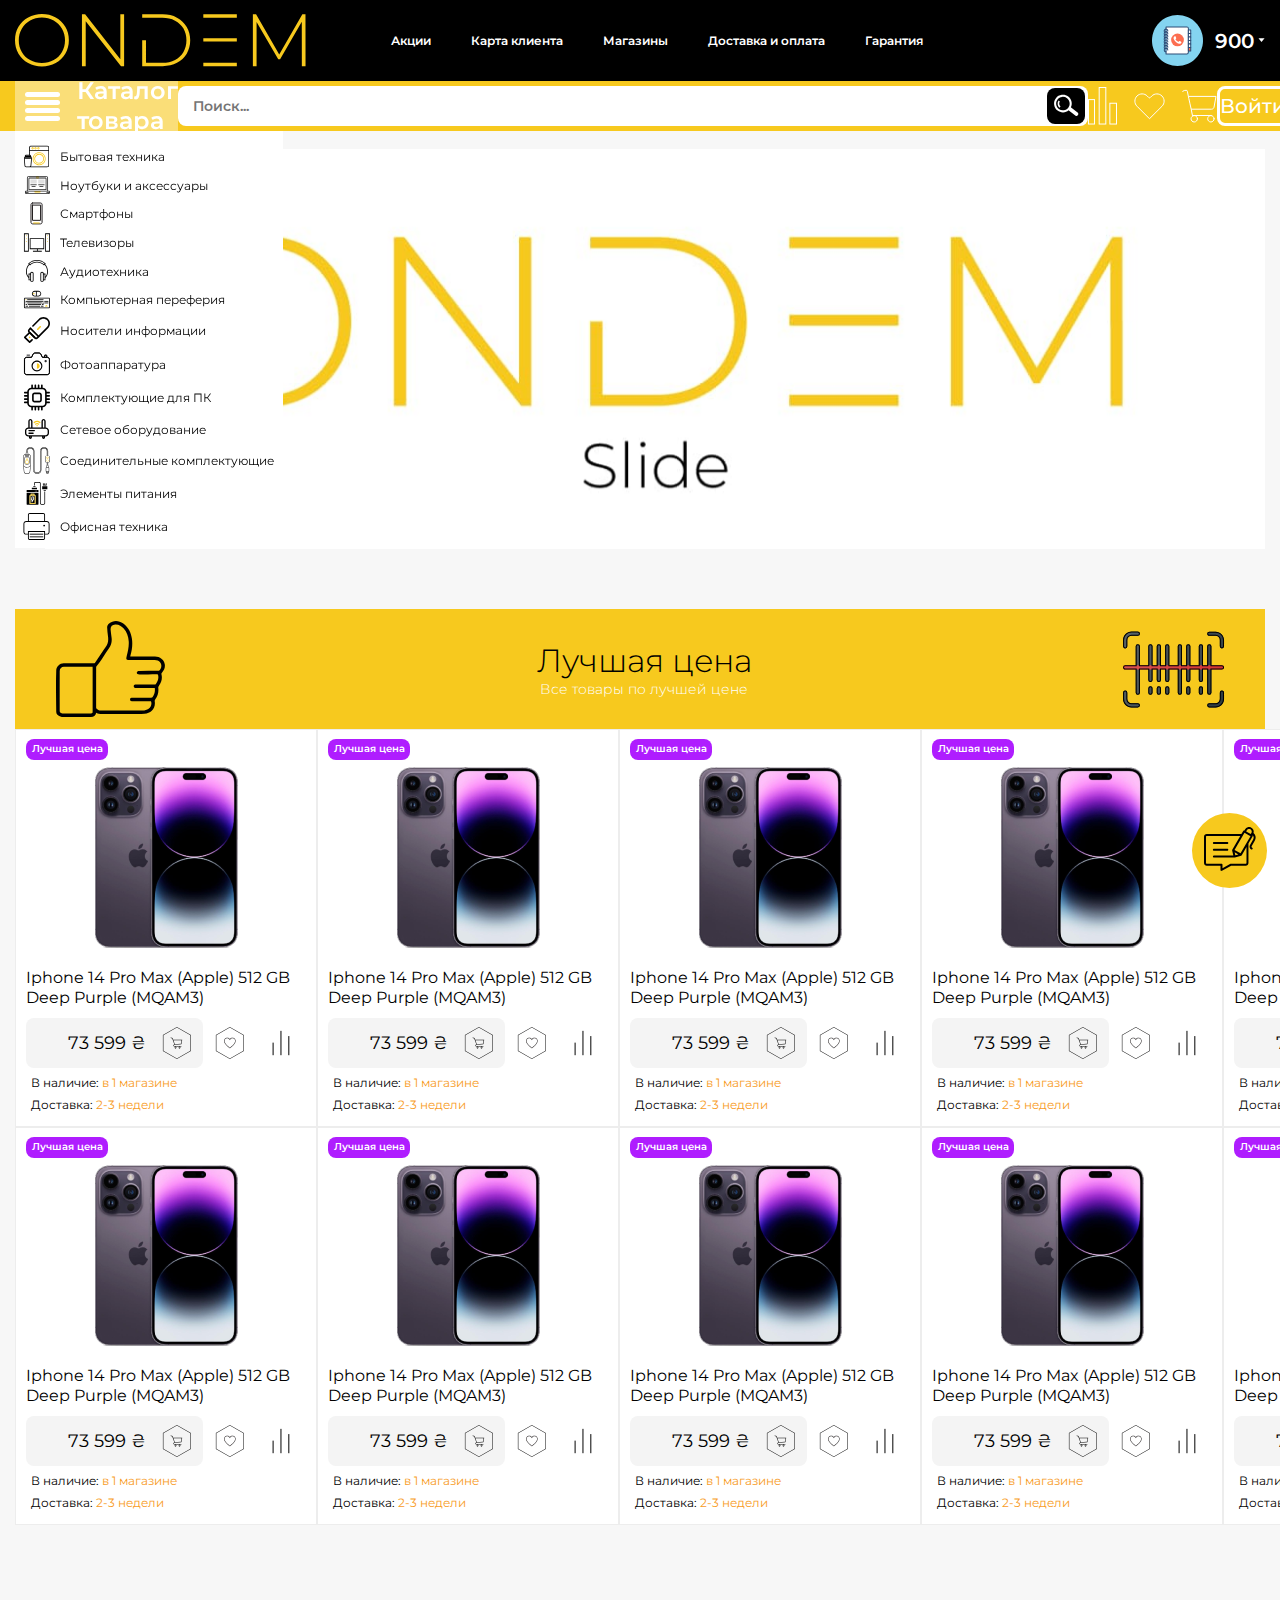
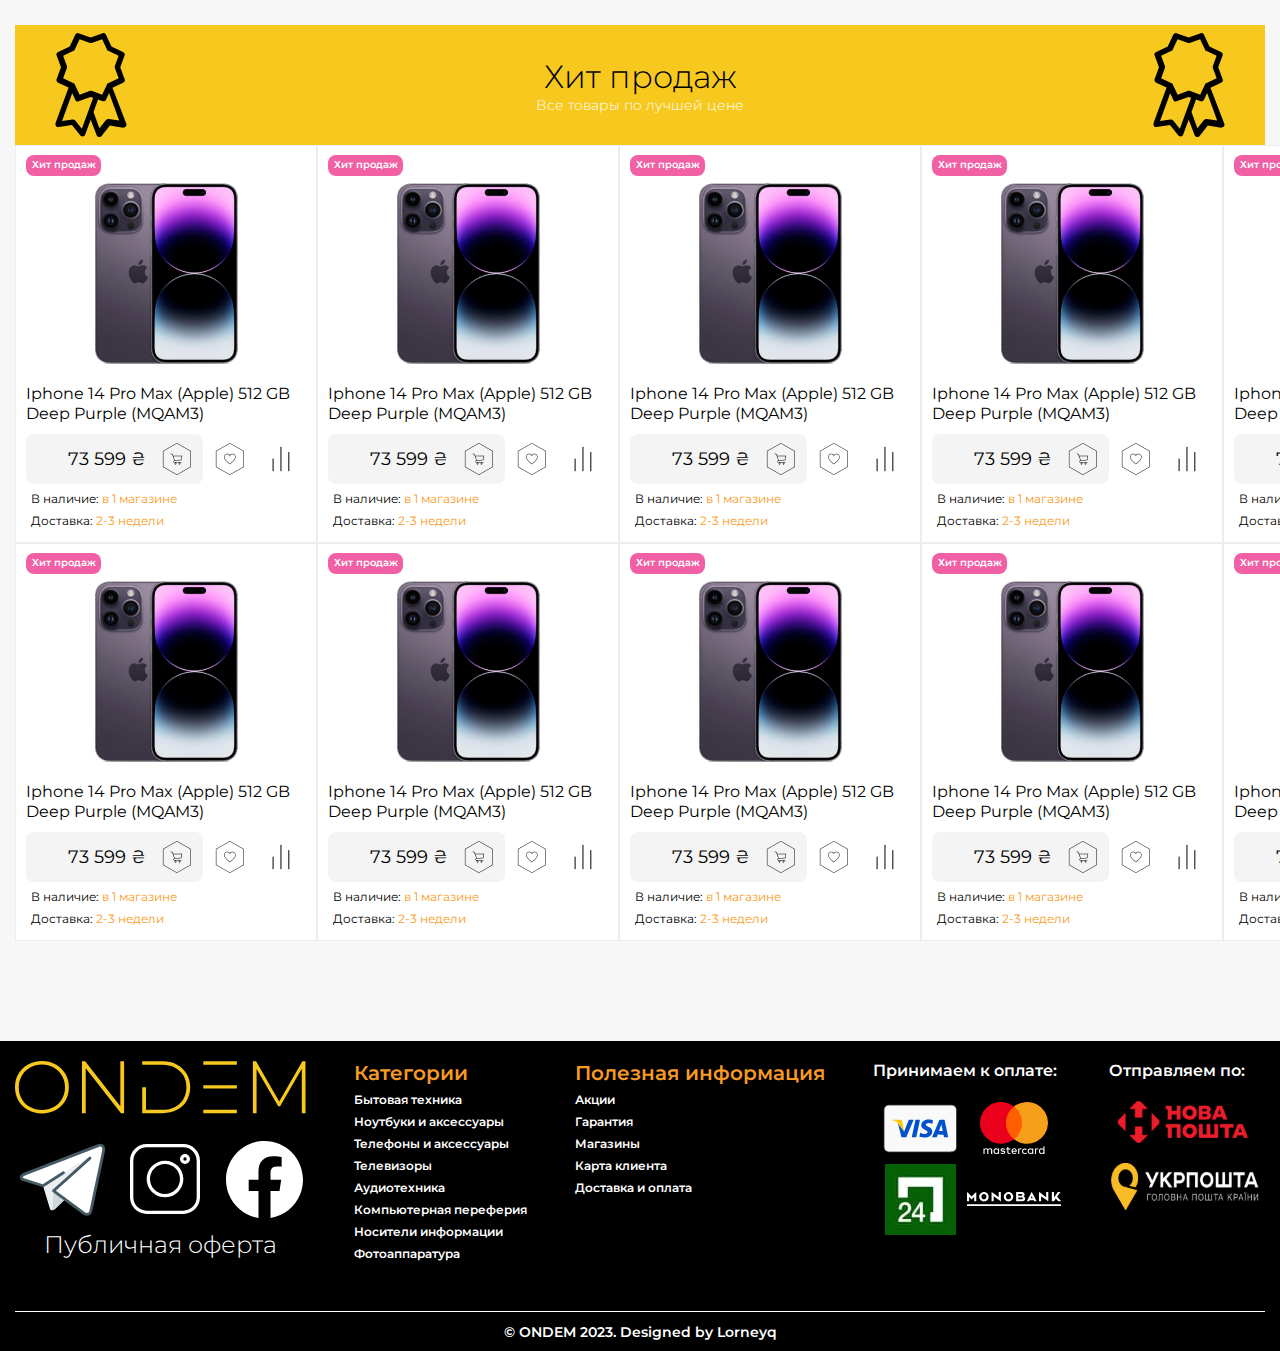
<file: index.html>
<!DOCTYPE html>
<html lang="ru">
  <head>
    <meta charset="UTF-8">
    <meta http-equiv="X-UA-Compatible" content="IE=edge">
    <meta name="viewport" content="width=device-width, initial-scale=1.0">
    <title>Ondem - интернет-магазин цифровой, бытовой техники и электроники по низким ценам в Украине</title>
    <link rel="stylesheet" href="./css/style.min.css"><link rel="apple-touch-icon" sizes="180x180" href="./images/icons/favicon/apple-touch-icon.png">
<link rel="icon" type="image/png" sizes="32x32" href="./images/icons/favicon/favicon-32x32.png">
<link rel="icon" type="image/png" sizes="16x16" href="./images/icons/favicon/favicon-16x16.png">
<link rel="manifest" href="./images/icons/favicon/site.webmanifest">
<link rel="mask-icon" href="./images/icons/favicon/safari-pinned-tab.svg" color="#5bbad5">
<meta name="msapplication-TileColor" content="#da532c">
<meta name="theme-color" content="#ffffff">
  </head>
  <body>
    <div class="wrapper">
      <header class="header">
        <div class="header__top">
          <div class="container">
            <div class="header__top-inner"><a href="./"><img class="logo" src="./images/logo.svg" alt="Logo"></a>
              <nav class="menu">
                <ul class="menu__list">  
                  <li class="menu__list-item"> <a href="#">Акции</a></li>
                  <li class="menu__list-item"><a href="./karta-klienta.html">Карта клиента</a></li>
                  <li class="menu__list-item"><a href="#">Магазины</a></li>
                  <li class="menu__list-item"><a href="./delivery-and-payment.html">Доставка и оплата</a></li>
                  <li class="menu__list-item"><a href="./warranty.html">Гарантия</a></li>
                </ul>
              </nav>
              <div class="header__dropdown"><a class="header__contacts" href="tel:900"><img src="./images/icons/contacts-ico.svg" alt="Contacts">900</a>
                <div class="header__dropdown-content">
                  <h1 class="header__dropdown-title">Контактные данные</h1>
                  <div class="header__dropdown-tel">
                    <p>Телефоные номера интернет-магазина</p>
                    <div class="header__dropdown-tel-container"><a href="tel:900">900<img src="./images/icons/tel.svg" alt="tel"></a><a href="tel:380998807766">+380 99 88 077 66<img src="./images/icons/tel.svg" alt="tel"></a><a href="tel:380998807766">+380 99 88 077 66<img src="./images/icons/tel.svg" alt="tel"></a></div>
                  </div>
                  <div class="header__dropdown-social m-t-15">   <a href="#"><img src="./images/icons/header-telegram.svg" alt="Telegram" title="Мы в Telegram"></a><a href="#"><img src="./images/icons/header-instagram.svg" alt="Instagram" title="Мы в Instagram"></a><a href="#"><img src="./images/icons/header-facebook.svg" alt="Facebook" title="Мы в Facebook"></a></div>
                  <div class="header__dropdown-email m-t-15 m-b-10">
                    <p>Почта интернет-магазина</p><a href="mailto:online@ondem.com">online@ondem.com</a>
                  </div>
                  <p>Работаем с 9:00 до 22:00</p>
                </div>
              </div>
            </div>
          </div>
        </div>
        <div class="header__bottom">
          <div class="container">
            <div class="header__bottom-inner"><a class="header__catalog" href="./catalog">Каталог товара
                <div class="header__catalog-btn"><span> </span><span> </span><span> </span><span></span></div>
                <ul class="catalog-menu__list"> 
                  <li class="catalog-menu__list-item"><a href="#">Бытовая техника
                      <div class="catalog-menu__icon"><svg width="25" height="23" viewBox="0 0 25 23" fill="none" xmlns="http://www.w3.org/2000/svg">
<path d="M5.98202 22.0152C6.36171 22.2209 6.73612 22.242 7.15273 22.242C7.56405 22.242 7.97538 22.242 8.38671 22.242C9.82109 22.242 11.2555 22.242 12.6898 22.242C15.8223 22.242 18.9547 22.242 22.0871 22.242C22.8781 22.242 23.917 22.4002 24.5656 21.8517C25.3303 21.2031 25.151 20.0799 25.151 19.1834C25.151 16.014 25.151 12.8447 25.151 9.67538C25.151 7.6451 25.151 5.61483 25.151 3.58456C25.151 2.89901 25.267 2.0869 24.8609 1.491C24.5023 0.963657 23.9275 0.76854 23.3158 0.76854C22.3666 0.76854 21.4174 0.76854 20.4734 0.76854C17.1723 0.76854 13.8711 0.76854 10.5699 0.76854C9.46249 0.76854 8.35507 0.76854 7.24765 0.76854C6.98925 0.76854 6.7414 0.763267 6.483 0.800181C5.85546 0.889829 5.35976 1.43827 5.20155 2.02889C5.133 2.28202 5.15409 2.56151 5.15409 2.81991C5.15409 5.3037 5.15409 7.78221 5.15409 10.266C5.15409 10.2713 5.15409 10.2765 5.15409 10.2765C5.15409 10.7881 5.94511 10.7881 5.94511 10.2765C5.94511 7.84549 5.94511 5.40917 5.94511 2.97811C5.94511 2.76717 5.93983 2.56151 5.94511 2.35057C5.95566 1.9076 6.3828 1.55956 6.80995 1.55956C7.01034 1.55956 7.20546 1.55956 7.40585 1.55956C8.58183 1.55956 9.7578 1.55956 10.9338 1.55956C14.2191 1.55956 17.5098 1.55956 20.7951 1.55956C21.66 1.55956 22.5301 1.55956 23.3949 1.55956C23.9381 1.55956 24.3494 1.91288 24.3494 2.47713C24.3494 3.18905 24.3494 3.90624 24.3494 4.61815C24.3494 6.6326 24.3494 8.64178 24.3494 10.6562C24.3494 13.6937 24.3494 16.7312 24.3494 19.7687C24.3494 20.0324 24.3494 20.3014 24.3494 20.565C24.3494 21.0976 23.9381 21.4562 23.4266 21.4562C22.6039 21.4562 21.776 21.4562 20.9533 21.4562C17.6732 21.4562 14.3984 21.4562 11.1184 21.4562C10.0637 21.4562 9.00898 21.4562 7.95429 21.4562C7.65898 21.4562 7.36366 21.4562 7.06835 21.4562C6.8205 21.4562 6.60429 21.4615 6.37753 21.3402C5.93456 21.0871 5.53378 21.7726 5.98202 22.0152Z" fill="black"/>
<path d="M20.89 13.7096C20.8742 16.0299 19.4557 18.1709 17.2883 19.0357C15.084 19.9164 12.5422 19.3152 10.9285 17.5908C9.32539 15.877 8.97207 13.2508 10.0109 11.1572C11.0604 9.0373 13.3279 7.81387 15.6641 7.99316C18.6066 8.21992 20.8742 10.8039 20.89 13.7096C20.8953 14.2211 21.6863 14.2211 21.6811 13.7096C21.6652 11.2891 20.31 9.04258 18.1637 7.91934C16.0016 6.78555 13.291 6.99648 11.3188 8.43086C9.32012 9.88633 8.34981 12.3332 8.7084 14.7643C9.06172 17.1373 10.823 19.1201 13.0643 19.9006C15.0365 20.5861 17.2988 20.217 18.9811 18.9936C20.6686 17.7648 21.6652 15.7926 21.6758 13.7096C21.6863 13.198 20.8953 13.198 20.89 13.7096Z" fill="#F7C91E"/>
<path d="M19.2342 13.7096C19.2236 14.8697 18.7438 15.9455 17.8895 16.7313C17.0352 17.5223 15.8645 17.865 14.7201 17.7596C12.3471 17.5486 10.6965 15.165 11.1658 12.8764C11.5877 10.8197 13.5389 9.46973 15.5955 9.6543C17.6521 9.83887 19.2131 11.6793 19.2342 13.7096C19.2395 14.2211 20.0305 14.2211 20.0252 13.7096C20.0041 11.1941 18.0846 9.12696 15.5955 8.86328C13.1381 8.60488 10.8283 10.4031 10.3748 12.8078C9.91074 15.2705 11.4453 17.7016 13.8395 18.3977C16.26 19.099 18.7965 17.7279 19.7088 15.4287C19.925 14.8855 20.0146 14.2949 20.0199 13.7148C20.0252 13.198 19.2342 13.198 19.2342 13.7096Z" fill="#F7C91E"/>
<path d="M5.55486 5.96814C7.49548 5.96814 9.43611 5.96814 11.3767 5.96814C14.699 5.96814 18.016 5.96814 21.3383 5.96814C22.4773 5.96814 23.6164 5.96814 24.7502 5.96814C25.2617 5.96814 25.2617 5.17712 24.7502 5.17712C22.8095 5.17712 20.8689 5.17712 18.9283 5.17712C15.606 5.17712 12.289 5.17712 8.96677 5.17712C7.82771 5.17712 6.68865 5.17712 5.55486 5.17712C5.04861 5.17712 5.04861 5.96814 5.55486 5.96814Z" fill="black"/>
<path d="M8.95625 3.36306C8.93516 3.81657 8.28125 3.81657 8.26016 3.36306C8.23379 2.90954 8.93516 2.91482 8.95625 3.36306C8.98262 3.86931 9.77364 3.87458 9.74727 3.36306C9.71563 2.7197 9.24629 2.25564 8.60821 2.224C7.97012 2.19236 7.49551 2.76716 7.46914 3.36306C7.4375 4.00114 8.01231 4.47575 8.60821 4.50212C9.24629 4.53376 9.7209 3.95896 9.74727 3.36306C9.76836 2.85154 8.97735 2.85681 8.95625 3.36306Z" fill="#F7C91E"/>
<path d="M11.8566 3.36306C11.8356 3.81657 11.1816 3.81657 11.1606 3.36306C11.1395 2.90954 11.8356 2.91482 11.8566 3.36306C11.883 3.86931 12.674 3.87458 12.6477 3.36306C12.616 2.7197 12.1467 2.25564 11.5086 2.224C10.8705 2.19236 10.3959 2.76716 10.3695 3.36306C10.3379 4.00114 10.9127 4.47575 11.5086 4.50212C12.1467 4.53376 12.6213 3.95896 12.6477 3.36306C12.674 2.85154 11.883 2.85681 11.8566 3.36306Z" fill="#F7C91E"/>
<path d="M14.7623 3.36306C14.7412 3.81657 14.0873 3.81657 14.0662 3.36306C14.0398 2.90954 14.7412 2.91482 14.7623 3.36306C14.7887 3.86931 15.5797 3.87458 15.5533 3.36306C15.5217 2.7197 15.0523 2.25564 14.4142 2.224C13.7761 2.19236 13.3015 2.76716 13.2752 3.36306C13.2435 4.00114 13.8183 4.47575 14.4142 4.50212C15.0523 4.53376 15.5269 3.95896 15.5533 3.36306C15.5744 2.85154 14.7834 2.85681 14.7623 3.36306Z" fill="#F7C91E"/>
<path d="M7.55878 12.5916C5.133 12.5916 2.70722 12.5916 0.281435 12.5916C0.270888 12.5916 0.255068 12.5916 0.244521 12.5916C0.0441304 12.5916 -0.166807 12.7709 -0.150987 12.9871C0.0546773 15.4656 0.265615 17.9388 0.471279 20.4174C0.55038 21.3877 1.16737 22.1049 2.14823 22.2314C2.35917 22.2578 2.58593 22.2367 2.79686 22.2367C3.19765 22.2367 3.6037 22.2367 4.00448 22.2367C4.63729 22.2367 5.34394 22.3211 5.9662 22.1787C6.58847 22.0363 7.0578 21.5195 7.25292 20.9289C7.31093 20.7443 7.32147 20.5492 7.33729 20.3541C7.54296 17.8967 7.74862 15.4445 7.95429 12.9871C7.99647 12.4808 7.20546 12.4808 7.16327 12.9871C6.95761 15.4656 6.74667 17.9388 6.54101 20.4174C6.48827 21.0502 6.02948 21.4457 5.40194 21.4457C4.66894 21.4457 3.93065 21.4457 3.19765 21.4457C2.52792 21.4457 1.76854 21.5722 1.38358 20.8814C1.20429 20.565 1.2412 20.0693 1.20956 19.7213C1.01972 17.4748 0.829873 15.2283 0.645302 12.9818C0.513466 13.1137 0.38163 13.2455 0.249794 13.3773C2.67558 13.3773 5.10136 13.3773 7.52714 13.3773C7.53768 13.3773 7.5535 13.3773 7.56405 13.3773C8.0703 13.3826 8.0703 12.5916 7.55878 12.5916Z" fill="black"/>
<path d="M6.5199 12.5916C5.22791 12.5916 3.93065 12.5916 2.63865 12.5916C2.18514 12.5916 1.73162 12.5916 1.27811 12.5916C1.09881 12.5916 1.13572 12.3596 1.13572 12.2435C1.13572 12.1275 1.09881 11.8955 1.27811 11.8955C1.41522 11.8955 1.5576 11.8955 1.69471 11.8955C2.84959 11.8955 4.00447 11.8955 5.15936 11.8955C5.57596 11.8955 5.99256 11.8955 6.40916 11.8955C6.50936 11.8955 6.61483 11.8797 6.65701 12.001C6.68865 12.1012 6.66229 12.2435 6.66229 12.349C6.66229 12.4545 6.66756 12.581 6.5199 12.5916C6.01365 12.6232 6.00838 13.4142 6.5199 13.3826C6.86795 13.3615 7.13162 13.2086 7.32674 12.9185C7.46912 12.7076 7.4533 12.4334 7.4533 12.1908C7.4533 11.6318 7.14217 11.1045 6.5199 11.1045C6.03475 11.1045 5.55486 11.1045 5.06971 11.1045C4.23123 11.1045 3.38748 11.1045 2.54901 11.1045C2.23787 11.1045 1.92674 11.1045 1.61561 11.1045C1.44686 11.1045 1.26756 11.0887 1.10408 11.1256C-0.00861192 11.3523 0.0968568 13.3879 1.28865 13.3879C1.76854 13.3879 2.25369 13.3879 2.73358 13.3879C3.99393 13.3879 5.25955 13.3879 6.5199 13.3879C7.03143 13.3826 7.03143 12.5916 6.5199 12.5916Z" fill="black"/>
<path d="M5.97675 11.1045C4.68476 11.1045 3.39804 11.1045 2.10605 11.1045C1.97421 11.1045 1.69472 11.1572 1.6789 10.9621C1.66308 10.7037 1.758 10.6615 1.97948 10.6615C2.69667 10.6615 3.41386 10.6615 4.13105 10.6615C4.64784 10.6615 5.16991 10.6615 5.68671 10.6615C5.78163 10.6615 5.87655 10.6615 5.97148 10.6615C6.18241 10.6615 6.18241 11.0886 5.97675 11.1045C5.4705 11.1361 5.46523 11.9271 5.97675 11.8955C6.6412 11.8533 7.02089 11.2627 6.88905 10.6246C6.79413 10.15 6.37753 9.87048 5.90819 9.87048C5.24901 9.87048 4.58456 9.87048 3.92538 9.87048C3.25038 9.87048 2.58066 9.87048 1.90566 9.87048C1.44159 9.87048 1.07773 10.1078 0.924796 10.556C0.724405 11.1361 1.11991 11.848 1.75273 11.8902C2.45409 11.9377 3.17128 11.8955 3.87792 11.8955C4.57929 11.8955 5.28065 11.8955 5.98202 11.8955C6.48827 11.8955 6.48827 11.1045 5.97675 11.1045Z" fill="black"/>
</svg>
                      </div></a>
                    <div class="catalog-menu__submenu"> 
                      <ul class="catalog-menu__submenu-list"> 
                        <li class="catalog-menu__submenu-list-item"><a href="#">
                            <div class="catalog-menu__submenu-bg"></div>
                            <h4>Смартфоны</h4><img src="./images/catalog/preview/telefony-i-aksessuary.png" alt="Смартфоны"></a></li>
                        <li class="catalog-menu__submenu-list-item"><a href="#">
                            <div class="catalog-menu__submenu-bg"></div>
                            <h4>Смартфоны</h4><img src="./images/catalog/preview/telefony-i-aksessuary.png" alt="Смартфоны"></a></li>
                        <li class="catalog-menu__submenu-list-item"><a href="#">
                            <div class="catalog-menu__submenu-bg"></div>
                            <h4>Смартфоны</h4><img src="./images/catalog/preview/telefony-i-aksessuary.png" alt="Смартфоны"></a></li>
                        <li class="catalog-menu__submenu-list-item"><a href="#">
                            <div class="catalog-menu__submenu-bg"></div>
                            <h4>Смартфоны</h4><img src="./images/catalog/preview/telefony-i-aksessuary.png" alt="Смартфоны"></a></li>
                        <li class="catalog-menu__submenu-list-item"><a href="#">
                            <div class="catalog-menu__submenu-bg"></div>
                            <h4>Смартфоны</h4><img src="./images/catalog/preview/telefony-i-aksessuary.png" alt="Смартфоны"></a></li>
                        <li class="catalog-menu__submenu-list-item"><a href="#">
                            <div class="catalog-menu__submenu-bg"></div>
                            <h4>Смартфоны</h4><img src="./images/catalog/preview/telefony-i-aksessuary.png" alt="Смартфоны"></a></li>
                        <li class="catalog-menu__submenu-list-item"><a href="#">
                            <div class="catalog-menu__submenu-bg"></div>
                            <h4>Смартфоны</h4><img src="./images/catalog/preview/telefony-i-aksessuary.png" alt="Смартфоны"></a></li>
                        <li class="catalog-menu__submenu-list-item"><a href="#">
                            <div class="catalog-menu__submenu-bg"></div>
                            <h4>Смартфоны</h4><img src="./images/catalog/preview/telefony-i-aksessuary.png" alt="Смартфоны"></a></li>
                        <li class="catalog-menu__submenu-list-item"><a href="#">
                            <div class="catalog-menu__submenu-bg"></div>
                            <h4>Смартфоны</h4><img src="./images/catalog/preview/telefony-i-aksessuary.png" alt="Смартфоны"></a></li>
                        <li class="catalog-menu__submenu-list-item"><a href="#">
                            <div class="catalog-menu__submenu-bg"></div>
                            <h4>Смартфоны</h4><img src="./images/catalog/preview/telefony-i-aksessuary.png" alt="Смартфоны"></a></li>
                        <li class="catalog-menu__submenu-list-item"><a href="#">
                            <div class="catalog-menu__submenu-bg"></div>
                            <h4>Смартфоны</h4><img src="./images/catalog/preview/telefony-i-aksessuary.png" alt="Смартфоны"></a></li>
                        <li class="catalog-menu__submenu-list-item"><a href="#">
                            <div class="catalog-menu__submenu-bg"></div>
                            <h4>Смартфоны</h4><img src="./images/catalog/preview/telefony-i-aksessuary.png" alt="Смартфоны"></a></li>
                        <li class="catalog-menu__submenu-list-item"><a href="#">
                            <div class="catalog-menu__submenu-bg"></div>
                            <h4>Смартфоны</h4><img src="./images/catalog/preview/telefony-i-aksessuary.png" alt="Смартфоны"></a></li>
                      </ul>
                    </div>
                  </li>
                  <li class="catalog-menu__list-item"><a href="#">Ноутбуки и аксессуары
                      <div class="catalog-menu__icon"><svg width="26" height="18" viewBox="0 0 26 18" fill="none" xmlns="http://www.w3.org/2000/svg">
<path d="M13.8738 1.59799H13.0931V0.798997H13.8738V1.59799ZM14.6546 9.77516e-06H12.3123V2.39697H14.6546V9.77516e-06Z" fill="#F7C91E"/>
<path d="M15.8257 15.1808V15.5803H11.1412V15.1808H10.3605V15.78C10.3605 16.1104 10.6232 16.3793 10.9461 16.3793H16.0209C16.3437 16.3793 16.6064 16.1104 16.6064 15.78V15.1808H15.8257Z" fill="#F7C91E"/>
<path d="M12.7027 7.59039H6.45676V3.99495C6.45676 3.77523 6.63242 3.59545 6.84713 3.59545H12.3123C12.527 3.59545 12.7027 3.77523 12.7027 3.99495V7.59039Z" fill="#E0E0E0"/>
<path d="M20.5102 7.59039H14.2642V3.99495C14.2642 3.77523 14.4399 3.59545 14.6546 3.59545H20.1198C20.3345 3.59545 20.5102 3.77523 20.5102 3.99495V7.59039Z" fill="#E0E0E0"/>
<path d="M16.2161 15.1808V15.78C16.2161 15.8899 16.1282 15.9798 16.0209 15.9798H10.946C10.8387 15.9798 10.7509 15.8899 10.7509 15.78V15.1808" fill="#F7C91E"/>
<path d="M4.5049 16.7787H1.38193V15.9798H4.5049V16.7787Z" fill="#262626"/>
<path d="M25.5849 16.7787H22.462V15.9798H25.5849V16.7787Z" fill="#262626"/>
<path d="M24.0235 15.1808H23.2427V1.99749C23.2427 1.33653 22.7175 0.799009 22.0716 0.799009H4.89528C4.24941 0.799009 3.72416 1.33653 3.72416 1.99749V15.1808H2.94342V1.99749C2.94342 0.896086 3.81902 2.09808e-05 4.89528 2.09808e-05H22.0716C23.1479 2.09808e-05 24.0235 0.896086 24.0235 1.99749V15.1808Z" fill="#262626"/>
<path d="M1.77232 15.5803V16.3793C1.77232 16.8199 2.12248 17.1782 2.55306 17.1782H24.4139C24.8444 17.1782 25.1946 16.8199 25.1946 16.3793V15.5803H1.77232ZM24.4139 17.9772H2.55306C1.6921 17.9772 0.991577 17.2603 0.991577 16.3793V15.5803C0.991577 15.1396 1.34174 14.7813 1.77232 14.7813H25.1946C25.6252 14.7813 25.9754 15.1396 25.9754 15.5803V16.3793C25.9754 17.2603 25.2748 17.9772 24.4139 17.9772Z" fill="#262626"/>
<path d="M5.28566 13.1833H21.6813V2.79647C21.6813 2.57615 21.5062 2.39698 21.2909 2.39698H5.67603C5.46074 2.39698 5.28566 2.57615 5.28566 2.79647V13.1833ZM22.462 13.9823H4.50491V2.79647C4.50491 2.13551 5.03016 1.59799 5.67603 1.59799H21.2909C21.9368 1.59799 22.462 2.13551 22.462 2.79647V13.9823Z" fill="#262626"/>
<path d="M12.7027 9.18835H6.45676V8.38937H12.7027V9.18835Z" fill="#262626"/>
<path d="M11.5316 10.7863H7.62787V9.98736H11.5316V10.7863Z" fill="#262626"/>
<path d="M20.5102 9.18835H14.2642V8.38937H20.5102V9.18835Z" fill="#262626"/>
<path d="M19.339 10.7863H15.4353V9.98736H19.339V10.7863Z" fill="#262626"/>
</svg>
                      </div></a>
                    <div class="catalog-menu__submenu"> 
                      <ul class="catalog-menu__submenu-list"> 
                        <li class="catalog-menu__submenu-list-item"><a href="#">
                            <div class="catalog-menu__submenu-bg"></div>
                            <h4>Смартфоны</h4><img src="./images/catalog/preview/telefony-i-aksessuary.png" alt="Смартфоны"></a></li>
                        <li class="catalog-menu__submenu-list-item"><a href="#">
                            <div class="catalog-menu__submenu-bg"></div>
                            <h4>Смартфоны</h4><img src="./images/catalog/preview/telefony-i-aksessuary.png" alt="Смартфоны"></a></li>
                        <li class="catalog-menu__submenu-list-item"><a href="#">
                            <div class="catalog-menu__submenu-bg"></div>
                            <h4>Смартфоны</h4><img src="./images/catalog/preview/telefony-i-aksessuary.png" alt="Смартфоны"></a></li>
                        <li class="catalog-menu__submenu-list-item"><a href="#">
                            <div class="catalog-menu__submenu-bg"></div>
                            <h4>Смартфоны</h4><img src="./images/catalog/preview/telefony-i-aksessuary.png" alt="Смартфоны"></a></li>
                        <li class="catalog-menu__submenu-list-item"><a href="#">
                            <div class="catalog-menu__submenu-bg"></div>
                            <h4>Смартфоны</h4><img src="./images/catalog/preview/telefony-i-aksessuary.png" alt="Смартфоны"></a></li>
                      </ul>
                    </div>
                  </li>
                  <li class="catalog-menu__list-item"><a href="#">Смартфоны
                      <div class="catalog-menu__icon"><svg width="13" height="23" viewBox="0 0 13 23" fill="none" xmlns="http://www.w3.org/2000/svg">
<path d="M2.50339 3.11078H10.5489V18.3292H2.50339V3.11078Z" stroke="#231F20" stroke-miterlimit="10" stroke-linecap="round" stroke-linejoin="round"/>
<path d="M2.49496 1H10.5574C11.3907 1 12.0653 1.675 12.0653 2.50891V20.3894C12.0653 21.2233 11.3907 21.8983 10.5574 21.8983H2.49496C1.66159 21.8983 0.98703 21.2233 0.98703 20.3894V2.51031C0.98703 1.67641 1.66159 1 2.49496 1Z" stroke="#231F20" stroke-miterlimit="10" stroke-linecap="round" stroke-linejoin="round"/>
<path d="M9.2729 20.997H3.62485" stroke="#F7C91E" stroke-miterlimit="10" stroke-linecap="round" stroke-linejoin="round"/>
</svg>
                      </div></a>
                    <div class="catalog-menu__submenu"> 
                      <ul class="catalog-menu__submenu-list"> 
                        <li class="catalog-menu__submenu-list-item"><a href="#">
                            <div class="catalog-menu__submenu-bg"></div>
                            <h4>Смартфоны</h4><img src="./images/catalog/preview/telefony-i-aksessuary.png" alt="Смартфоны"></a></li>
                        <li class="catalog-menu__submenu-list-item"><a href="#">
                            <div class="catalog-menu__submenu-bg"></div>
                            <h4>Смартфоны</h4><img src="./images/catalog/preview/telefony-i-aksessuary.png" alt="Смартфоны"></a></li>
                        <li class="catalog-menu__submenu-list-item"><a href="#">
                            <div class="catalog-menu__submenu-bg"></div>
                            <h4>Смартфоны</h4><img src="./images/catalog/preview/telefony-i-aksessuary.png" alt="Смартфоны"></a></li>
                        <li class="catalog-menu__submenu-list-item"><a href="#">
                            <div class="catalog-menu__submenu-bg"></div>
                            <h4>Смартфоны</h4><img src="./images/catalog/preview/telefony-i-aksessuary.png" alt="Смартфоны"></a></li>
                        <li class="catalog-menu__submenu-list-item"><a href="#">
                            <div class="catalog-menu__submenu-bg"></div>
                            <h4>Смартфоны</h4><img src="./images/catalog/preview/telefony-i-aksessuary.png" alt="Смартфоны"></a></li>
                        <li class="catalog-menu__submenu-list-item"><a href="#">
                            <div class="catalog-menu__submenu-bg"></div>
                            <h4>Смартфоны</h4><img src="./images/catalog/preview/telefony-i-aksessuary.png" alt="Смартфоны"></a></li>
                        <li class="catalog-menu__submenu-list-item"><a href="#">
                            <div class="catalog-menu__submenu-bg"></div>
                            <h4>Смартфоны</h4><img src="./images/catalog/preview/telefony-i-aksessuary.png" alt="Смартфоны"></a></li>
                      </ul>
                    </div>
                  </li>
                  <li class="catalog-menu__list-item"><a href="#">Телевизоры
                      <div class="catalog-menu__icon"><svg width="27" height="19" viewBox="0 0 28 19" fill="none" xmlns="http://www.w3.org/2000/svg">
<path d="M6.98767 16.375H14.4828V18.125H10.3188V19H19.4796V18.125H15.3156V16.375H21.9779V5H6.98767V16.375ZM7.82046 5.875H21.1451V15.5H7.82046V5.875Z" fill="black"/>
<path d="M0.991577 19H5.98833V0H0.991577V19ZM1.82437 0.863636H5.15554V18.1364H1.82437V0.863636Z" fill="black"/>
<path d="M22.9773 0V19H27.9741V0H22.9773ZM27.1413 18.1364H23.8101V0.863636H27.1413V18.1364Z" fill="black"/>
<path d="M3.49026 3C3.76641 3 3.99026 2.77614 3.99026 2.5C3.99026 2.22386 3.76641 2 3.49026 2C3.21412 2 2.99026 2.22386 2.99026 2.5C2.99026 2.77614 3.21412 3 3.49026 3Z" fill="#F7C91E"/>
<path d="M3.49026 6C3.76641 6 3.99026 5.77614 3.99026 5.5C3.99026 5.22386 3.76641 5 3.49026 5C3.21412 5 2.99026 5.22386 2.99026 5.5C2.99026 5.77614 3.21412 6 3.49026 6Z" fill="#F7C91E"/>
<path d="M3.49026 9C3.76641 9 3.99026 8.77614 3.99026 8.5C3.99026 8.22386 3.76641 8 3.49026 8C3.21412 8 2.99026 8.22386 2.99026 8.5C2.99026 8.77614 3.21412 9 3.49026 9Z" fill="#F7C91E"/>
<path d="M25.476 3C25.7521 3 25.976 2.77614 25.976 2.5C25.976 2.22386 25.7521 2 25.476 2C25.1998 2 24.976 2.22386 24.976 2.5C24.976 2.77614 25.1998 3 25.476 3Z" fill="#F7C91E"/>
<path d="M25.476 6C25.7521 6 25.976 5.77614 25.976 5.5C25.976 5.22386 25.7521 5 25.476 5C25.1998 5 24.976 5.22386 24.976 5.5C24.976 5.77614 25.1998 6 25.476 6Z" fill="#F7C91E"/>
<path d="M25.476 9C25.7521 9 25.976 8.77614 25.976 8.5C25.976 8.22386 25.7521 8 25.476 8C25.1998 8 24.976 8.22386 24.976 8.5C24.976 8.77614 25.1998 9 25.476 9Z" fill="#F7C91E"/>
</svg>
                      </div></a>
                    <div class="catalog-menu__submenu"> 
                      <ul class="catalog-menu__submenu-list"> 
                        <li class="catalog-menu__submenu-list-item"><a href="#">
                            <div class="catalog-menu__submenu-bg"></div>
                            <h4>Смартфоны</h4><img src="./images/catalog/preview/telefony-i-aksessuary.png" alt="Смартфоны"></a></li>
                        <li class="catalog-menu__submenu-list-item"><a href="#">
                            <div class="catalog-menu__submenu-bg"></div>
                            <h4>Смартфоны</h4><img src="./images/catalog/preview/telefony-i-aksessuary.png" alt="Смартфоны"></a></li>
                        <li class="catalog-menu__submenu-list-item"><a href="#">
                            <div class="catalog-menu__submenu-bg"></div>
                            <h4>Смартфоны</h4><img src="./images/catalog/preview/telefony-i-aksessuary.png" alt="Смартфоны"></a></li>
                      </ul>
                    </div>
                  </li>
                  <li class="catalog-menu__list-item"><a class="audiotechnica" href="#">Аудиотехника
                      <div class="catalog-menu__icon"><svg width="23" height="22" viewBox="0 0 23 22" fill="none" xmlns="http://www.w3.org/2000/svg">
<path d="M22.9715 11.4233C22.9336 8.76856 21.9436 6.21596 20.182 4.23109L20.7737 3.61341L20.4356 3.31726C18.1497 1.16327 15.1218 -0.0248548 11.9825 0.000394337C8.8432 -0.0248548 5.81522 1.16327 3.52936 3.31726L3.19124 3.60495L3.78296 4.23109C2.02139 6.21596 1.03135 8.76856 0.993428 11.4233C0.958453 12.6227 1.16495 13.8168 1.60062 14.9347C2.03629 16.0526 2.69222 17.0712 3.52936 17.9301V20.3077H5.21999C5.21999 20.7565 5.39811 21.187 5.71516 21.5043C6.03222 21.8217 6.46223 22 6.91061 22C7.35899 22 7.78901 21.8217 8.10606 21.5043C8.42312 21.187 8.60124 20.7565 8.60124 20.3077V13.5386C8.60124 13.0898 8.42312 12.6594 8.10606 12.342C7.78901 12.0246 7.35899 11.8463 6.91061 11.8463C6.46223 11.8463 6.03222 12.0246 5.71516 12.342C5.39811 12.6594 5.21999 13.0898 5.21999 13.5386H3.52936V16.6439C2.38405 15.1495 1.78712 13.3061 1.83874 11.4233C1.87076 8.99607 2.77042 6.66066 4.37468 4.84031L4.94104 5.44107L5.21999 5.14492C7.04221 3.4169 9.47305 2.48011 11.9825 2.53881C14.4919 2.48011 16.9228 3.4169 18.745 5.14492L19.0493 5.44107L19.5903 4.84031C21.1945 6.66066 22.0942 8.99607 22.1262 11.4233C22.1778 13.3061 21.5809 15.1495 20.4356 16.6439V13.5386H18.745C18.745 13.0898 18.5669 12.6594 18.2498 12.342C17.9328 12.0246 17.5027 11.8463 17.0544 11.8463C16.606 11.8463 16.176 12.0246 15.8589 12.342C15.5419 12.6594 15.3637 13.0898 15.3637 13.5386V20.3077C15.3637 20.7565 15.5419 21.187 15.8589 21.5043C16.176 21.8217 16.606 22 17.0544 22C17.5027 22 17.9328 21.8217 18.2498 21.5043C18.5669 21.187 18.745 20.7565 18.745 20.3077H20.4356V17.9301C21.2727 17.0712 21.9287 16.0526 22.3644 14.9347C22.8 13.8168 23.0065 12.6227 22.9715 11.4233ZM6.91061 12.6925C7.1348 12.6925 7.34981 12.7816 7.50834 12.9403C7.66687 13.099 7.75593 13.3142 7.75593 13.5386V20.3077C7.75593 20.5321 7.66687 20.7474 7.50834 20.906C7.34981 21.0647 7.1348 21.1539 6.91061 21.1539C6.68642 21.1539 6.47141 21.0647 6.31289 20.906C6.15436 20.7474 6.0653 20.5321 6.0653 20.3077V13.5386C6.0653 13.3142 6.15436 13.099 6.31289 12.9403C6.47141 12.7816 6.68642 12.6925 6.91061 12.6925ZM4.37468 14.3848H5.21999V19.4616H4.37468V14.3848ZM18.9901 4.23109C17.0495 2.54445 14.552 1.63977 11.9825 1.69267C9.41297 1.63977 6.91548 2.54445 4.97485 4.23109L4.37468 3.63879C6.48277 1.80574 9.19029 0.812008 11.9825 0.846533C14.7747 0.812008 17.4822 1.80574 19.5903 3.63879L18.9901 4.23109ZM17.0544 21.1539C16.8302 21.1539 16.6152 21.0647 16.4566 20.906C16.2981 20.7474 16.209 20.5321 16.209 20.3077V13.5386C16.209 13.3142 16.2981 13.099 16.4566 12.9403C16.6152 12.7816 16.8302 12.6925 17.0544 12.6925C17.2785 12.6925 17.4936 12.7816 17.6521 12.9403C17.8106 13.099 17.8997 13.3142 17.8997 13.5386V20.3077C17.8997 20.5321 17.8106 20.7474 17.6521 20.906C17.4936 21.0647 17.2785 21.1539 17.0544 21.1539ZM19.5903 19.4616H18.745C18.745 17.479 18.745 16.3674 18.745 14.3848H19.5903C19.5903 16.3674 19.5903 17.479 19.5903 19.4616Z" fill="black"/>
<path d="M18.9901 4.23109C17.0495 2.54445 14.552 1.63977 11.9825 1.69267C9.41297 1.63977 6.91548 2.54445 4.97485 4.23109L4.37468 3.63879C6.48277 1.80574 9.19029 0.812008 11.9825 0.846533C14.7747 0.812008 17.4822 1.80574 19.5903 3.63879L18.9901 4.23109Z" fill="none"/>
<path d="M17.0544 21.1539C16.8302 21.1539 16.6152 21.0647 16.4566 20.906C16.2981 20.7474 16.209 20.5321 16.209 20.3077V13.5386C16.209 13.3142 16.2981 13.099 16.4566 12.9403C16.6152 12.7816 16.8302 12.6925 17.0544 12.6925C17.2785 12.6925 17.4936 12.7816 17.6521 12.9403C17.8106 13.099 17.8997 13.3142 17.8997 13.5386V20.3077C17.8997 20.5321 17.8106 20.7474 17.6521 20.906C17.4936 21.0647 17.2785 21.1539 17.0544 21.1539Z" fill="none"/>
<path d="M6.91061 12.6925C7.1348 12.6925 7.34981 12.7816 7.50834 12.9403C7.66687 13.099 7.75593 13.3142 7.75593 13.5386V20.3077C7.75593 20.5321 7.66687 20.7474 7.50834 20.906C7.34981 21.0647 7.1348 21.1539 6.91061 21.1539C6.68642 21.1539 6.47141 21.0647 6.31289 20.906C6.15436 20.7474 6.0653 20.5321 6.0653 20.3077V13.5386C6.0653 13.3142 6.15436 13.099 6.31289 12.9403C6.47141 12.7816 6.68642 12.6925 6.91061 12.6925Z" fill="none"/>
<path d="M19.5903 19.4616H18.745V14.3848H19.5903V19.4616Z" fill="none"/>
<path d="M4.37468 14.3848H5.21999V19.4616H4.37468V14.3848Z" fill="none"/>
</svg>
                      </div></a>
                    <div class="catalog-menu__submenu"> 
                      <ul class="catalog-menu__submenu-list"> 
                        <li class="catalog-menu__submenu-list-item"><a href="#">
                            <div class="catalog-menu__submenu-bg"></div>
                            <h4>Смартфоны</h4><img src="./images/catalog/preview/telefony-i-aksessuary.png" alt="Смартфоны"></a></li>
                        <li class="catalog-menu__submenu-list-item"><a href="#">
                            <div class="catalog-menu__submenu-bg"></div>
                            <h4>Смартфоны</h4><img src="./images/catalog/preview/telefony-i-aksessuary.png" alt="Смартфоны"></a></li>
                        <li class="catalog-menu__submenu-list-item"><a href="#">
                            <div class="catalog-menu__submenu-bg"></div>
                            <h4>Смартфоны</h4><img src="./images/catalog/preview/telefony-i-aksessuary.png" alt="Смартфоны"></a></li>
                        <li class="catalog-menu__submenu-list-item"><a href="#">
                            <div class="catalog-menu__submenu-bg"></div>
                            <h4>Смартфоны</h4><img src="./images/catalog/preview/telefony-i-aksessuary.png" alt="Смартфоны"></a></li>
                        <li class="catalog-menu__submenu-list-item"><a href="#">
                            <div class="catalog-menu__submenu-bg"></div>
                            <h4>Смартфоны</h4><img src="./images/catalog/preview/telefony-i-aksessuary.png" alt="Смартфоны"></a></li>
                        <li class="catalog-menu__submenu-list-item"><a href="#">
                            <div class="catalog-menu__submenu-bg"></div>
                            <h4>Смартфоны</h4><img src="./images/catalog/preview/telefony-i-aksessuary.png" alt="Смартфоны"></a></li>
                        <li class="catalog-menu__submenu-list-item"><a href="#">
                            <div class="catalog-menu__submenu-bg"></div>
                            <h4>Смартфоны</h4><img src="./images/catalog/preview/telefony-i-aksessuary.png" alt="Смартфоны"></a></li>
                        <li class="catalog-menu__submenu-list-item"><a href="#">
                            <div class="catalog-menu__submenu-bg"></div>
                            <h4>Смартфоны</h4><img src="./images/catalog/preview/telefony-i-aksessuary.png" alt="Смартфоны"></a></li>
                      </ul>
                    </div>
                  </li>
                  <li class="catalog-menu__list-item"><a href="#">Компьютерная переферия
                      <div class="catalog-menu__icon"><svg width="28" height="19" viewBox="0 0 28 19" fill="none" xmlns="http://www.w3.org/2000/svg">
<path d="M26.7099 7.59375H2.25702C1.92157 7.59375 1.59987 7.72709 1.36267 7.96444C1.12547 8.20179 0.992218 8.52371 0.992218 8.85938L0.992218 17.2969C0.992218 17.6325 1.12547 17.9545 1.36267 18.1918C1.59987 18.4292 1.92157 18.5625 2.25702 18.5625H26.7099C27.0453 18.5625 27.367 18.4292 27.6042 18.1918C27.8414 17.9545 27.9747 17.6325 27.9747 17.2969V8.85938C27.9747 8.52371 27.8414 8.20179 27.6042 7.96444C27.367 7.72709 27.0453 7.59375 26.7099 7.59375ZM27.1315 17.2969C27.1315 17.4088 27.0871 17.5161 27.008 17.5952C26.9289 17.6743 26.8217 17.7188 26.7099 17.7188H2.25702C2.14521 17.7188 2.03797 17.6743 1.9589 17.5952C1.87984 17.5161 1.83542 17.4088 1.83542 17.2969V8.85938C1.83542 8.74749 1.87984 8.64018 1.9589 8.56106C2.03797 8.48195 2.14521 8.4375 2.25702 8.4375H26.7099C26.8217 8.4375 26.9289 8.48195 27.008 8.56106C27.0871 8.64018 27.1315 8.74749 27.1315 8.85938V17.2969Z" fill="black"/>
<path d="M20.3859 14.3438H19.5427V15.1875H21.2291V12.6562H20.3859V14.3438Z" fill="black"/>
<path d="M21.2291 16.0312H18.6995V16.875H21.2291V16.0312Z" fill="black"/>
<path d="M19.5427 12.6562H4.36502V13.5H19.5427V12.6562Z" fill="black"/>
<path d="M3.52237 12.6562H2.67862V13.5H3.52237V12.6562Z" fill="black"/>
<path d="M3.52237 9.28125H2.67862V10.125H3.52237V9.28125Z" fill="#F7C91E"/>
<path d="M12 3H10V4H12V3Z" fill="#F7C91E"/>
<path d="M4.36502 14.3438H2.67862V15.1875H4.36502V14.3438Z" fill="black"/>
<path d="M5.20823 16.0312H2.67862V16.875H5.20823V16.0312Z" fill="black"/>
<path d="M17.8563 16.0312H6.05145V16.875H17.8563V16.0312Z" fill="black"/>
<path d="M18.6995 14.3438H5.20822V15.1875H18.6995V14.3438Z" fill="black"/>
<path d="M21.2291 10.9688H2.67862V11.8125H21.2291V10.9688Z" fill="black"/>
<path d="M26.2883 10.9688H22.0723V11.8125H26.2883V10.9688Z" fill="black"/>
<path d="M21.2291 9.28125H4.36502V10.125H21.2291V9.28125Z" fill="black"/>
<path d="M26.2883 12.6562H22.0723V13.5H26.2883V12.6562Z" fill="black"/>
<path d="M24.6019 15.1875H23.7587V16.0312H22.9155V16.875H25.4451V16.0312H24.6019V15.1875Z" fill="#F7C91E"/>
<path d="M12.1512 6.4H15.9456C16.7283 6.4 17.479 6.0892 18.0325 5.53596C18.5859 4.98273 18.8968 4.23239 18.8968 3.45C18.8968 2.66761 18.5859 1.91727 18.0325 1.36404C17.479 0.810803 16.7283 0.5 15.9456 0.5H12.1512C11.3685 0.5 10.6179 0.810803 10.0644 1.36404C9.51094 1.91727 9.20001 2.66761 9.20001 3.45C9.20001 4.23239 9.51094 4.98273 10.0644 5.53596C10.6179 6.0892 11.3685 6.4 12.1512 6.4ZM18.0536 3.45C18.0536 3.72671 17.9991 4.00072 17.8932 4.25637C17.7872 4.51202 17.632 4.74431 17.4362 4.93998C17.2405 5.13564 17.0081 5.29085 16.7523 5.39675C16.4966 5.50264 16.2225 5.55714 15.9456 5.55714H14.2592V1.34286H15.9456C16.2225 1.34286 16.4966 1.39736 16.7523 1.50325C17.0081 1.60915 17.2405 1.76436 17.4362 1.96003C17.632 2.15569 17.7872 2.38798 17.8932 2.64363C17.9991 2.89928 18.0536 3.17329 18.0536 3.45ZM12.1512 1.34286H13.416V5.55714H12.1512C11.5921 5.55714 11.056 5.33514 10.6606 4.93998C10.2653 4.54481 10.0432 4.00885 10.0432 3.45C10.0432 2.89115 10.2653 2.35519 10.6606 1.96003C11.056 1.56486 11.5921 1.34286 12.1512 1.34286Z" fill="black"/>
</svg>
                      </div></a>
                    <div class="catalog-menu__submenu"> 
                      <ul class="catalog-menu__submenu-list"> 
                        <li class="catalog-menu__submenu-list-item"><a href="#">
                            <div class="catalog-menu__submenu-bg"></div>
                            <h4>Смартфоны</h4><img src="./images/catalog/preview/telefony-i-aksessuary.png" alt="Смартфоны"></a></li>
                        <li class="catalog-menu__submenu-list-item"><a href="#">
                            <div class="catalog-menu__submenu-bg"></div>
                            <h4>Смартфоны</h4><img src="./images/catalog/preview/telefony-i-aksessuary.png" alt="Смартфоны"></a></li>
                        <li class="catalog-menu__submenu-list-item"><a href="#">
                            <div class="catalog-menu__submenu-bg"></div>
                            <h4>Смартфоны</h4><img src="./images/catalog/preview/telefony-i-aksessuary.png" alt="Смартфоны"></a></li>
                        <li class="catalog-menu__submenu-list-item"><a href="#">
                            <div class="catalog-menu__submenu-bg"></div>
                            <h4>Смартфоны</h4><img src="./images/catalog/preview/telefony-i-aksessuary.png" alt="Смартфоны"></a></li>
                        <li class="catalog-menu__submenu-list-item"><a href="#">
                            <div class="catalog-menu__submenu-bg"></div>
                            <h4>Смартфоны</h4><img src="./images/catalog/preview/telefony-i-aksessuary.png" alt="Смартфоны"></a></li>
                      </ul>
                    </div>
                  </li>
                  <li class="catalog-menu__list-item"><a href="#">Носители информации
                      <div class="catalog-menu__icon"><svg width="27" height="27" viewBox="0 0 28 28" fill="none" xmlns="http://www.w3.org/2000/svg">
<path d="M16.1697 21.1156C15.9461 21.1156 15.7316 21.0266 15.5735 20.8684L7.14151 12.4309C7.06098 12.3531 6.99674 12.26 6.95255 12.157C6.90836 12.0541 6.8851 11.9434 6.88413 11.8313C6.88315 11.7193 6.90449 11.6082 6.94688 11.5045C6.98928 11.4008 7.05189 11.3066 7.13106 11.2274C7.21023 11.1481 7.30438 11.0855 7.408 11.0431C7.51163 11.0006 7.62266 10.9793 7.73462 10.9803C7.84658 10.9812 7.95723 11.0045 8.0601 11.0487C8.16298 11.093 8.25602 11.1572 8.3338 11.2378L16.7658 19.6753C16.8837 19.7933 16.964 19.9437 16.9965 20.1073C17.029 20.2709 17.0123 20.4406 16.9485 20.5947C16.8847 20.7489 16.7767 20.8806 16.638 20.9734C16.4994 21.0661 16.3364 21.1156 16.1697 21.1156Z" fill="black"/>
<path d="M6.91133 21.9594C6.8006 21.9599 6.69085 21.9386 6.58833 21.8968C6.48582 21.8549 6.39255 21.7932 6.31386 21.7152C6.15494 21.5578 6.06503 21.3436 6.06391 21.1198C6.0628 20.8961 6.15056 20.681 6.3079 20.522C6.46524 20.363 6.67927 20.273 6.9029 20.2719H6.91133C7.13496 20.2719 7.34944 20.3608 7.50757 20.519C7.6657 20.6772 7.75454 20.8918 7.75454 21.1156C7.75454 21.3394 7.6657 21.554 7.50757 21.7122C7.34944 21.8705 7.13496 21.9594 6.91133 21.9594Z" fill="#F7C91E"/>
<path d="M6.89445 27.0219C6.67084 27.0218 6.45641 26.9329 6.29831 26.7747L1.2391 21.7122C1.08102 21.5539 0.992218 21.3394 0.992218 21.1156C0.992218 20.8919 1.08102 20.6773 1.2391 20.5191L6.29831 15.4566C6.45643 15.2984 6.67087 15.2095 6.89445 15.2095C7.11804 15.2095 7.33247 15.2984 7.4906 15.4566L12.5498 20.5191C12.7034 20.6782 12.7884 20.8914 12.7865 21.1126C12.7846 21.3338 12.6959 21.5454 12.5395 21.7019C12.3832 21.8583 12.1717 21.947 11.9506 21.949C11.7295 21.9509 11.5166 21.8658 11.3575 21.7122L6.89445 17.2462L3.02753 21.1156L6.89445 24.9851L8.82792 23.0503C8.98695 22.8966 9.19994 22.8116 9.42103 22.8135C9.64211 22.8154 9.8536 22.9042 10.0099 23.0606C10.1663 23.2171 10.2549 23.4287 10.2569 23.6499C10.2588 23.8711 10.1738 24.0843 10.0202 24.2434L7.4906 26.7747C7.3325 26.9329 7.11807 27.0218 6.89445 27.0219Z" fill="black"/>
<path d="M13.6401 22.9466C13.308 22.9471 12.979 22.882 12.6721 22.755C12.3652 22.628 12.0864 22.4416 11.8516 22.2066L5.8042 16.1552C5.56926 15.9202 5.38289 15.6411 5.25574 15.334C5.12859 15.0268 5.06314 14.6976 5.06314 14.3652C5.06314 14.0327 5.12859 13.7036 5.25574 13.3964C5.38289 13.0893 5.56926 12.8102 5.8042 12.5752L7.14152 11.2378C7.30055 11.0841 7.51354 10.9991 7.73463 11.001C7.95571 11.0029 8.1672 11.0917 8.32353 11.2481C8.47987 11.4045 8.56855 11.6162 8.57047 11.8374C8.57239 12.0586 8.4874 12.2718 8.3338 12.4309L6.99649 13.7691C6.83841 13.9273 6.74961 14.1419 6.74961 14.3656C6.74961 14.5893 6.83841 14.8039 6.99649 14.9621L13.0439 21.0135C13.2021 21.1717 13.4165 21.2606 13.6401 21.2606C13.8637 21.2606 14.0781 21.1717 14.2362 21.0135L24.7889 10.454C25.7489 9.49332 26.2883 8.19037 26.2883 6.83177C26.2883 5.47317 25.7489 4.17022 24.7889 3.20955C23.8289 2.24888 22.5267 1.70918 21.169 1.70918C19.8113 1.70918 18.5092 2.24888 17.5492 3.20955L10.8634 9.89964C10.7044 10.0533 10.4914 10.1384 10.2703 10.1365C10.0492 10.1345 9.83773 10.0458 9.6814 9.88937C9.52506 9.73293 9.43638 9.52131 9.43446 9.30008C9.43254 9.07885 9.51753 8.86572 9.67112 8.70658L16.3569 2.01649C16.9878 1.37942 17.7382 0.87333 18.5651 0.527284C19.392 0.181239 20.2791 0.00205376 21.1754 1.75515e-05C22.0717 -0.00201865 22.9596 0.173134 23.7881 0.515419C24.6166 0.857704 25.3693 1.36038 26.0031 1.99458C26.6369 2.62877 27.1392 3.382 27.4813 4.21101C27.8233 5.04002 27.9984 5.92848 27.9964 6.82537C27.9943 7.72225 27.8152 8.60991 27.4694 9.43735C27.1236 10.2648 26.6178 11.0157 25.9812 11.6471L15.4285 22.2066C15.1937 22.4416 14.9149 22.6279 14.608 22.7549C14.3011 22.8818 13.9722 22.947 13.6401 22.9466Z" fill="black"/>
<path d="M15.3265 13.5219C15.1597 13.5218 14.9967 13.4723 14.8581 13.3796C14.7195 13.2869 14.6114 13.1551 14.5476 13.001C14.4838 12.8468 14.4671 12.6772 14.4997 12.5136C14.5322 12.3499 14.6124 12.1996 14.7303 12.0816L17.2599 9.55033C17.419 9.39663 17.632 9.31159 17.8531 9.31351C18.0741 9.31543 18.2856 9.40417 18.442 9.56061C18.5983 9.71704 18.687 9.92867 18.6889 10.1499C18.6908 10.3711 18.6058 10.5843 18.4522 10.7434L15.9226 13.2746C15.7645 13.4329 15.5501 13.5218 15.3265 13.5219Z" fill="#F7C91E"/>
</svg>
                      </div></a>
                    <div class="catalog-menu__submenu"> 
                      <ul class="catalog-menu__submenu-list"> 
                        <li class="catalog-menu__submenu-list-item"><a href="#">
                            <div class="catalog-menu__submenu-bg"></div>
                            <h4>Смартфоны</h4><img src="./images/catalog/preview/telefony-i-aksessuary.png" alt="Смартфоны"></a></li>
                        <li class="catalog-menu__submenu-list-item"><a href="#">
                            <div class="catalog-menu__submenu-bg"></div>
                            <h4>Смартфоны</h4><img src="./images/catalog/preview/telefony-i-aksessuary.png" alt="Смартфоны"></a></li>
                        <li class="catalog-menu__submenu-list-item"><a href="#">
                            <div class="catalog-menu__submenu-bg"></div>
                            <h4>Смартфоны</h4><img src="./images/catalog/preview/telefony-i-aksessuary.png" alt="Смартфоны"></a></li>
                        <li class="catalog-menu__submenu-list-item"><a href="#">
                            <div class="catalog-menu__submenu-bg"></div>
                            <h4>Смартфоны</h4><img src="./images/catalog/preview/telefony-i-aksessuary.png" alt="Смартфоны"></a></li>
                        <li class="catalog-menu__submenu-list-item"><a href="#">
                            <div class="catalog-menu__submenu-bg"></div>
                            <h4>Смартфоны</h4><img src="./images/catalog/preview/telefony-i-aksessuary.png" alt="Смартфоны"></a></li>
                        <li class="catalog-menu__submenu-list-item"><a href="#">
                            <div class="catalog-menu__submenu-bg"></div>
                            <h4>Смартфоны</h4><img src="./images/catalog/preview/telefony-i-aksessuary.png" alt="Смартфоны"></a></li>
                      </ul>
                    </div>
                  </li>
                  <li class="catalog-menu__list-item"><a href="#">Фотоаппаратура
                      <div class="catalog-menu__icon"><svg width="27" height="24" viewBox="0 0 28 24" fill="none" xmlns="http://www.w3.org/2000/svg">
<path d="M14.4835 16.875C16.0574 16.875 17.2941 15.6375 17.2941 14.0625C17.2941 12.4875 16.0574 11.25 14.4835 11.25V16.875Z" fill="#F7C91E"/>
<path d="M24.664 4.5V5H25.164C26.4616 5 27.4747 6.01334 27.4747 7.3125V20.8125C27.4747 22.1117 26.4616 23.125 25.164 23.125H3.80289C2.50536 23.125 1.49222 22.1117 1.49222 20.8125V7.3125C1.49222 6.01334 2.50536 5 3.80289 5H8.52483H8.83637L8.97366 4.72034L10.5432 1.52308C10.8557 0.950373 11.5865 0.5 12.2349 0.5H16.732C17.3804 0.5 18.1112 0.950377 18.4237 1.52308L19.9933 4.72034L20.1305 5H20.4421H21.7912H22.2912V4.5V3.375C22.2912 3.23605 22.3376 3.10708 22.4155 3.00282V3.375V4.5V5H22.9155H24.0398H24.5398V4.5V3.375V3.00282C24.6177 3.10708 24.664 3.23605 24.664 3.375V4.5ZM22.9155 2.875H22.543C22.6473 2.79662 22.7765 2.75 22.9155 2.75H24.0398C24.1787 2.75 24.3079 2.79662 24.4123 2.875H24.0398H22.9155ZM25.164 23C26.3961 23 27.3504 22.0446 27.3504 20.8125V7.3125C27.3504 6.08041 26.3961 5.125 25.164 5.125H20.0766L18.3035 1.57651C18.16 1.28926 17.8887 1.0591 17.6358 0.907265C17.3807 0.754104 17.0518 0.625 16.732 0.625H12.2349C11.9151 0.625 11.5862 0.754104 11.3311 0.907265C11.0782 1.0591 10.8069 1.28926 10.6634 1.57651L8.89028 5.125H3.80289C2.57082 5.125 1.61649 6.08041 1.61649 7.3125V20.8125C1.61649 22.0446 2.57081 23 3.80289 23H25.164Z" fill="black" stroke="black"/>
<path d="M14.4835 8.4375C11.3917 8.4375 8.86212 10.9688 8.86212 14.0625C8.86212 17.1562 11.3917 19.6875 14.4835 19.6875C17.5752 19.6875 20.1048 17.1562 20.1048 14.0625C20.1048 10.9688 17.5752 8.4375 14.4835 8.4375ZM14.4835 18.5625C12.0101 18.5625 9.98639 16.5375 9.98639 14.0625C9.98639 11.5875 12.0101 9.5625 14.4835 9.5625C16.9569 9.5625 18.9806 11.5875 18.9806 14.0625C18.9806 16.5375 16.9569 18.5625 14.4835 18.5625Z" fill="black"/>
<path d="M7.1757 2.25H3.80289V3.375H7.1757V2.25Z" fill="#303033"/>
<path d="M23.7587 7.875H23.1965C22.7468 7.875 22.3533 8.26875 22.3533 8.71875V9.28125C22.3533 9.73125 22.7468 10.125 23.1965 10.125H23.7587C24.2084 10.125 24.6019 9.73125 24.6019 9.28125V8.71875C24.6019 8.26875 24.2084 7.875 23.7587 7.875Z" fill="#303033"/>
</svg>
                      </div></a>
                    <div class="catalog-menu__submenu"> 
                      <ul class="catalog-menu__submenu-list"> 
                        <li class="catalog-menu__submenu-list-item"><a href="#">
                            <div class="catalog-menu__submenu-bg"></div>
                            <h4>Смартфоны</h4><img src="./images/catalog/preview/telefony-i-aksessuary.png" alt="Смартфоны"></a></li>
                        <li class="catalog-menu__submenu-list-item"><a href="#">
                            <div class="catalog-menu__submenu-bg"></div>
                            <h4>Смартфоны</h4><img src="./images/catalog/preview/telefony-i-aksessuary.png" alt="Смартфоны"></a></li>
                        <li class="catalog-menu__submenu-list-item"><a href="#">
                            <div class="catalog-menu__submenu-bg"></div>
                            <h4>Смартфоны</h4><img src="./images/catalog/preview/telefony-i-aksessuary.png" alt="Смартфоны"></a></li>
                        <li class="catalog-menu__submenu-list-item"><a href="#">
                            <div class="catalog-menu__submenu-bg"></div>
                            <h4>Смартфоны</h4><img src="./images/catalog/preview/telefony-i-aksessuary.png" alt="Смартфоны"></a></li>
                        <li class="catalog-menu__submenu-list-item"><a href="#">
                            <div class="catalog-menu__submenu-bg"></div>
                            <h4>Смартфоны</h4><img src="./images/catalog/preview/telefony-i-aksessuary.png" alt="Смартфоны"></a></li>
                      </ul>
                    </div>
                  </li>
                  <li class="catalog-menu__list-item"><a href="#">Комплектующие для ПК
                      <div class="catalog-menu__icon"><svg width="28" height="27" viewBox="0 0 28 27" fill="none" xmlns="http://www.w3.org/2000/svg">
<path fill-rule="evenodd" clip-rule="evenodd" d="M9.42424 0C9.64787 0 9.86235 0.0888948 10.0205 0.247129C10.1786 0.405362 10.2674 0.619974 10.2674 0.84375V3.375H11.9538V0.84375C11.9538 0.619974 12.0427 0.405362 12.2008 0.247129C12.3589 0.0888948 12.5734 0 12.7971 0C13.0207 0 13.2352 0.0888948 13.3933 0.247129C13.5514 0.405362 13.6403 0.619974 13.6403 0.84375V3.375H15.3267V0.84375C15.3267 0.619974 15.4155 0.405362 15.5736 0.247129C15.7318 0.0888948 15.9462 0 16.1699 0C16.3935 0 16.608 0.0888948 16.7661 0.247129C16.9242 0.405362 17.0131 0.619974 17.0131 0.84375V3.375H18.6995V0.84375C18.6995 0.619974 18.7883 0.405362 18.9464 0.247129C19.1046 0.0888948 19.319 0 19.5427 0C19.7663 0 19.9808 0.0888948 20.1389 0.247129C20.297 0.405362 20.3859 0.619974 20.3859 0.84375V3.375C21.504 3.375 22.5764 3.81947 23.367 4.61064C24.1577 5.40181 24.6019 6.47487 24.6019 7.59375H27.1315C27.3551 7.59375 27.5696 7.68265 27.7277 7.84088C27.8859 7.99911 27.9747 8.21372 27.9747 8.4375C27.9747 8.66128 27.8859 8.87589 27.7277 9.03412C27.5696 9.19236 27.3551 9.28125 27.1315 9.28125H24.6019V10.9688H27.1315C27.3551 10.9688 27.5696 11.0576 27.7277 11.2159C27.8859 11.3741 27.9747 11.5887 27.9747 11.8125C27.9747 12.0363 27.8859 12.2509 27.7277 12.4091C27.5696 12.5674 27.3551 12.6562 27.1315 12.6562H24.6019V14.3438H27.1315C27.3551 14.3438 27.5696 14.4326 27.7277 14.5909C27.8859 14.7491 27.9747 14.9637 27.9747 15.1875C27.9747 15.4113 27.8859 15.6259 27.7277 15.7841C27.5696 15.9424 27.3551 16.0312 27.1315 16.0312H24.6019V17.7188H27.1315C27.3551 17.7188 27.5696 17.8076 27.7277 17.9659C27.8859 18.1241 27.9747 18.3387 27.9747 18.5625C27.9747 18.7863 27.8859 19.0009 27.7277 19.1591C27.5696 19.3174 27.3551 19.4062 27.1315 19.4062H24.6019C24.6019 20.5251 24.1577 21.5982 23.367 22.3894C22.5764 23.1805 21.504 23.625 20.3859 23.625V26.1562C20.3859 26.38 20.297 26.5946 20.1389 26.7529C19.9808 26.9111 19.7663 27 19.5427 27C19.319 27 19.1046 26.9111 18.9464 26.7529C18.7883 26.5946 18.6995 26.38 18.6995 26.1562V23.625H17.0131V26.1562C17.0131 26.38 16.9242 26.5946 16.7661 26.7529C16.608 26.9111 16.3935 27 16.1699 27C15.9462 27 15.7318 26.9111 15.5736 26.7529C15.4155 26.5946 15.3267 26.38 15.3267 26.1562V23.625H13.6403V26.1562C13.6403 26.38 13.5514 26.5946 13.3933 26.7529C13.2352 26.9111 13.0207 27 12.7971 27C12.5734 27 12.3589 26.9111 12.2008 26.7529C12.0427 26.5946 11.9538 26.38 11.9538 26.1562V23.625H10.2674V26.1562C10.2674 26.38 10.1786 26.5946 10.0205 26.7529C9.86235 26.9111 9.64787 27 9.42424 27C9.20061 27 8.98614 26.9111 8.82801 26.7529C8.66988 26.5946 8.58104 26.38 8.58104 26.1562V23.625C7.46288 23.625 6.39052 23.1805 5.59987 22.3894C4.80921 21.5982 4.36503 20.5251 4.36503 19.4062H1.83542C1.61179 19.4062 1.39732 19.3174 1.23919 19.1591C1.08106 19.0009 0.992218 18.7863 0.992218 18.5625C0.992218 18.3387 1.08106 18.1241 1.23919 17.9659C1.39732 17.8076 1.61179 17.7188 1.83542 17.7188H4.36503V16.0312H1.83542C1.61179 16.0312 1.39732 15.9424 1.23919 15.7841C1.08106 15.6259 0.992218 15.4113 0.992218 15.1875C0.992218 14.9637 1.08106 14.7491 1.23919 14.5909C1.39732 14.4326 1.61179 14.3438 1.83542 14.3438H4.36503V12.6562H1.83542C1.61179 12.6562 1.39732 12.5674 1.23919 12.4091C1.08106 12.2509 0.992218 12.0363 0.992218 11.8125C0.992218 11.5887 1.08106 11.3741 1.23919 11.2159C1.39732 11.0576 1.61179 10.9688 1.83542 10.9688H4.36503V9.28125H1.83542C1.61179 9.28125 1.39732 9.19236 1.23919 9.03412C1.08106 8.87589 0.992218 8.66128 0.992218 8.4375C0.992218 8.21372 1.08106 7.99911 1.23919 7.84088C1.39732 7.68265 1.61179 7.59375 1.83542 7.59375H4.36503C4.36503 6.47487 4.80921 5.40181 5.59987 4.61064C6.39052 3.81947 7.46288 3.375 8.58104 3.375V0.84375C8.58104 0.619974 8.66988 0.405362 8.82801 0.247129C8.98614 0.0888948 9.20061 0 9.42424 0ZM8.58104 5.0625C7.91015 5.0625 7.26673 5.32918 6.79234 5.80389C6.31794 6.27859 6.05143 6.92242 6.05143 7.59375V19.4062C6.05143 20.0776 6.31794 20.7214 6.79234 21.1961C7.26673 21.6708 7.91015 21.9375 8.58104 21.9375H20.3859C21.0568 21.9375 21.7002 21.6708 22.1746 21.1961C22.649 20.7214 22.9155 20.0776 22.9155 19.4062V7.59375C22.9155 6.92242 22.649 6.27859 22.1746 5.80389C21.7002 5.32918 21.0568 5.0625 20.3859 5.0625H8.58104ZM9.42424 10.9688C9.42424 10.2974 9.69075 9.65359 10.1651 9.17889C10.6395 8.70418 11.283 8.4375 11.9538 8.4375H17.0131C17.684 8.4375 18.3274 8.70418 18.8018 9.17889C19.2762 9.65359 19.5427 10.2974 19.5427 10.9688V16.0312C19.5427 16.7026 19.2762 17.3464 18.8018 17.8211C18.3274 18.2958 17.684 18.5625 17.0131 18.5625H11.9538C11.283 18.5625 10.6395 18.2958 10.1651 17.8211C9.69075 17.3464 9.42424 16.7026 9.42424 16.0312V10.9688ZM11.9538 10.125C11.7302 10.125 11.5157 10.2139 11.3576 10.3721C11.1995 10.5304 11.1106 10.745 11.1106 10.9688V16.0312C11.1106 16.255 11.1995 16.4696 11.3576 16.6279C11.5157 16.7861 11.7302 16.875 11.9538 16.875H17.0131C17.2367 16.875 17.4512 16.7861 17.6093 16.6279C17.7674 16.4696 17.8563 16.255 17.8563 16.0312V10.9688C17.8563 10.745 17.7674 10.5304 17.6093 10.3721C17.4512 10.2139 17.2367 10.125 17.0131 10.125H11.9538Z" fill="black"/>
<path d="M11.9538 10.125C11.7302 10.125 11.5157 10.2139 11.3576 10.3721C11.1995 10.5304 11.1106 10.745 11.1106 10.9688V16.0312C11.1106 16.255 11.1995 16.4696 11.3576 16.6279C11.5157 16.7861 11.7302 16.875 11.9538 16.875H17.0131C17.2367 16.875 17.4512 16.7861 17.6093 16.6279C17.7674 16.4696 17.8563 16.255 17.8563 16.0312V10.9688C17.8563 10.745 17.7674 10.5304 17.6093 10.3721C17.4512 10.2139 17.2367 10.125 17.0131 10.125H11.9538Z" fill="none"/>
</svg>
                      </div></a>
                    <div class="catalog-menu__submenu"> 
                      <ul class="catalog-menu__submenu-list"> 
                        <li class="catalog-menu__submenu-list-item"><a href="#">
                            <div class="catalog-menu__submenu-bg"></div>
                            <h4>Смартфоны</h4><img src="./images/catalog/preview/telefony-i-aksessuary.png" alt="Смартфоны"></a></li>
                        <li class="catalog-menu__submenu-list-item"><a href="#">
                            <div class="catalog-menu__submenu-bg"></div>
                            <h4>Смартфоны</h4><img src="./images/catalog/preview/telefony-i-aksessuary.png" alt="Смартфоны"></a></li>
                        <li class="catalog-menu__submenu-list-item"><a href="#">
                            <div class="catalog-menu__submenu-bg"></div>
                            <h4>Смартфоны</h4><img src="./images/catalog/preview/telefony-i-aksessuary.png" alt="Смартфоны"></a></li>
                      </ul>
                    </div>
                  </li>
                  <li class="catalog-menu__list-item"><a href="#">Сетевое оборудование
                      <div class="catalog-menu__icon"><svg width="25" height="20" viewBox="0 0 25 20" fill="none" xmlns="http://www.w3.org/2000/svg">
<path d="M21.6465 8.3871V2.26194C21.6465 1.01419 20.715 0 19.5676 0C18.4202 0 17.4887 1.01419 17.4887 2.26194V8.3871H8.48021V2.26194C8.48021 1.01419 7.54738 0 6.39999 0C5.25261 0 4.32245 1.01419 4.32245 2.26194V8.3871C2.48477 8.3871 0.990906 9.83484 0.990906 11.6129V14.1935C0.990906 15.9716 2.48477 17.4194 4.32245 17.4194H4.92212V18.5677C4.92212 19.3574 5.58577 20 6.39999 20C7.21556 20 7.8792 19.3574 7.8792 18.5677V17.4194H18.087V18.5677C18.087 19.3574 18.7507 20 19.5662 20C20.3805 20 21.0441 19.3574 21.0441 18.5677V17.4194H21.6438C23.4815 17.4194 24.9753 15.9716 24.9753 14.1935V11.6129C24.978 9.83484 23.4841 8.3871 21.6465 8.3871ZM18.8213 2.26194C18.8213 1.73548 19.1638 1.29032 19.5689 1.29032C19.966 1.29032 20.3152 1.74452 20.3152 2.26194V8.3871H18.8226V2.26194H18.8213ZM5.65506 2.26194C5.65506 1.74452 6.00421 1.29032 6.40133 1.29032C6.80644 1.29032 7.14892 1.73548 7.14892 2.26194V8.3871H5.65506V2.26194ZM6.54791 18.5677C6.54791 18.7161 6.25474 18.7548 6.25474 18.5677V17.4194H6.54791V18.5677ZM19.7142 18.5677C19.7128 18.7535 19.4197 18.7161 19.421 18.5677V17.4194H19.7142V18.5677ZM23.6454 14.1935C23.6454 15.2606 22.7485 16.129 21.6465 16.129H20.3805H18.7547H7.21422H5.58843H4.32245C3.22037 16.129 2.32352 15.2606 2.32352 14.1935V11.6129C2.32352 10.5458 3.22037 9.67742 4.32245 9.67742H5.00208H7.80057H18.167H20.9668H21.6465C22.7485 9.67742 23.6454 10.5458 23.6454 11.6129V14.1935Z" fill="black"/>
<path d="M10.3192 10.9136H4.98876C4.62095 10.9136 4.32245 11.2026 4.32245 11.5587C4.32245 11.9148 4.62095 12.2039 4.98876 12.2039H10.3192C10.687 12.2039 10.9855 11.9148 10.9855 11.5587C10.9855 11.2026 10.687 10.9136 10.3192 10.9136Z" fill="black"/>
<path d="M9.09721 13.6026H4.98876C4.62095 13.6026 4.32245 13.8916 4.32245 14.2477C4.32245 14.6039 4.62095 14.8929 4.98876 14.8929H9.09721C9.46501 14.8929 9.76352 14.6039 9.76352 14.2477C9.76352 13.8916 9.46501 13.6026 9.09721 13.6026Z" fill="black"/>
<path d="M15.002 5.56129C15.2619 5.30968 15.2619 4.90064 15.002 4.64903C13.9413 3.62193 12.2142 3.62322 11.1534 4.64903C10.8936 4.90064 10.8936 5.30968 11.1534 5.56129C11.284 5.68774 11.4546 5.74968 11.6252 5.74968C11.7957 5.74968 11.9663 5.68645 12.0969 5.56129C12.638 5.03742 13.5188 5.03613 14.0612 5.56129C14.3197 5.8129 14.7408 5.8129 15.002 5.56129Z" fill="#F7C91E"/>
<path d="M10.2699 4.15872C10.4405 4.15872 10.611 4.09549 10.7416 3.97033C12.013 2.74065 14.0812 2.74065 15.3525 3.97033C15.6124 4.22194 16.0348 4.22194 16.2947 3.97033C16.5545 3.71872 16.5545 3.30969 16.2947 3.05807C14.5036 1.32388 11.5905 1.32388 9.79948 3.05807C9.53962 3.30969 9.53962 3.71872 9.79948 3.97033C9.92874 4.09549 10.0993 4.15872 10.2699 4.15872Z" fill="#F7C91E"/>
<path d="M13.0782 7.27612C13.4464 7.27612 13.7449 6.98728 13.7449 6.63096C13.7449 6.27465 13.4464 5.9858 13.0782 5.9858C12.7099 5.9858 12.4114 6.27465 12.4114 6.63096C12.4114 6.98728 12.7099 7.27612 13.0782 7.27612Z" fill="#F7C91E"/>
</svg>
                      </div></a>
                    <div class="catalog-menu__submenu"> 
                      <ul class="catalog-menu__submenu-list"> 
                        <li class="catalog-menu__submenu-list-item"><a href="#">
                            <div class="catalog-menu__submenu-bg"></div>
                            <h4>Смартфоны</h4><img src="./images/catalog/preview/telefony-i-aksessuary.png" alt="Смартфоны"></a></li>
                        <li class="catalog-menu__submenu-list-item"><a href="#">
                            <div class="catalog-menu__submenu-bg"></div>
                            <h4>Смартфоны</h4><img src="./images/catalog/preview/telefony-i-aksessuary.png" alt="Смартфоны"></a></li>
                        <li class="catalog-menu__submenu-list-item"><a href="#">
                            <div class="catalog-menu__submenu-bg"></div>
                            <h4>Смартфоны</h4><img src="./images/catalog/preview/telefony-i-aksessuary.png" alt="Смартфоны"></a></li>
                        <li class="catalog-menu__submenu-list-item"><a href="#">
                            <div class="catalog-menu__submenu-bg"></div>
                            <h4>Смартфоны</h4><img src="./images/catalog/preview/telefony-i-aksessuary.png" alt="Смартфоны"></a></li>
                        <li class="catalog-menu__submenu-list-item"><a href="#">
                            <div class="catalog-menu__submenu-bg"></div>
                            <h4>Смартфоны</h4><img src="./images/catalog/preview/telefony-i-aksessuary.png" alt="Смартфоны"></a></li>
                        <li class="catalog-menu__submenu-list-item"><a href="#">
                            <div class="catalog-menu__submenu-bg"></div>
                            <h4>Смартфоны</h4><img src="./images/catalog/preview/telefony-i-aksessuary.png" alt="Смартфоны"></a></li>
                        <li class="catalog-menu__submenu-list-item"><a href="#">
                            <div class="catalog-menu__submenu-bg"></div>
                            <h4>Смартфоны</h4><img src="./images/catalog/preview/telefony-i-aksessuary.png" alt="Смартфоны"></a></li>
                        <li class="catalog-menu__submenu-list-item"><a href="#">
                            <div class="catalog-menu__submenu-bg"></div>
                            <h4>Смартфоны</h4><img src="./images/catalog/preview/telefony-i-aksessuary.png" alt="Смартфоны"></a></li>
                        <li class="catalog-menu__submenu-list-item"><a href="#">
                            <div class="catalog-menu__submenu-bg"></div>
                            <h4>Смартфоны</h4><img src="./images/catalog/preview/telefony-i-aksessuary.png" alt="Смартфоны"></a></li>
                        <li class="catalog-menu__submenu-list-item"><a href="#">
                            <div class="catalog-menu__submenu-bg"></div>
                            <h4>Смартфоны</h4><img src="./images/catalog/preview/telefony-i-aksessuary.png" alt="Смартфоны"></a></li>
                      </ul>
                    </div>
                  </li>
                  <li class="catalog-menu__list-item"><a href="#">Соединительные комплектующие
                      <div class="catalog-menu__icon"><svg width="27" height="27" viewBox="0 0 27 27" fill="none" xmlns="http://www.w3.org/2000/svg">
<path d="M25.1016 8.4375V4.00781C25.1016 1.91426 23.3982 0.210938 21.3047 0.210938H20.8818C19.8591 0.216 18.8987 0.621 18.1773 1.35127C17.4669 2.07014 17.0792 3.01409 17.0859 4.00781V22.9922C17.0859 24.388 15.9505 25.5234 14.5547 25.5234H13.9219C12.5261 25.5234 11.3906 24.388 11.3906 22.9922V4.00781C11.3906 1.91426 9.68731 0.210938 7.59375 0.210938H7.17188C5.07832 0.210938 3.375 1.91426 3.375 4.00781V4.89459C3.15373 4.9834 2.98034 5.2032 2.95482 5.45822L2.76603 6.96916C2.08048 7.00882 1.48711 7.26427 1.04351 7.71862C0.483893 8.29153 0.188792 9.14794 0.211995 10.125C0.211995 10.1647 0.214526 14.1467 0.424198 18.5724C0.530933 20.8227 0.673104 22.8137 0.846495 24.4907C0.982128 25.8008 1.97902 26.7891 3.16512 26.7891H4.85157C6.03767 26.7891 7.03456 25.8008 7.17019 24.4905C7.34485 22.8017 7.48744 20.8107 7.59354 18.5724C7.80321 14.1467 7.80469 10.1647 7.80469 10.1299C7.82789 9.14836 7.53279 8.29195 6.97317 7.71884C6.52915 7.26405 5.93557 7.00861 5.24982 6.96895L5.06145 5.46328C5.0355 5.20425 4.8619 4.98361 4.64063 4.89459V4.00781C4.64063 2.61204 5.7761 1.47656 7.17188 1.47656H7.59375C8.98953 1.47656 10.125 2.61204 10.125 4.00781V22.9922C10.125 25.0857 11.8283 26.7891 13.9219 26.7891H14.5547C16.6482 26.7891 18.3516 25.0857 18.3516 22.9922V4.00781C18.3516 2.61204 19.487 1.47656 20.8828 1.47656H21.3047C22.7005 1.47656 23.8359 2.61204 23.8359 4.00781V8.4375C22.9055 8.4375 22.1484 9.19455 22.1484 10.125V13.9219C22.1484 14.8523 22.9055 15.6094 23.8359 15.6094V18.1837C23.6147 18.2725 23.4413 18.4923 23.4158 18.7473L23.2424 20.135C22.9698 20.2751 22.7813 20.5559 22.7813 20.8828V24.2578C22.7813 24.4133 22.8667 24.5479 22.9922 24.621V25.1016C22.9922 25.3342 23.1814 25.5234 23.4141 25.5234V26.3672C23.4141 26.5999 23.6033 26.7891 23.8359 26.7891H25.1016C25.3342 26.7891 25.5234 26.5999 25.5234 26.3672V25.5234C25.7561 25.5234 25.9453 25.3342 25.9453 25.1016V24.621C26.0708 24.5479 26.1563 24.4133 26.1563 24.2578V20.8828C26.1563 20.5559 25.9677 20.2751 25.6951 20.135L25.5224 18.7523C25.4964 18.4933 25.3228 18.2727 25.1016 18.1837V15.6094C26.032 15.6094 26.7891 14.8523 26.7891 13.9219V10.125C26.7891 9.19455 26.032 8.4375 25.1016 8.4375ZM4.85157 26.3672H3.16512C2.19586 26.3672 1.37953 25.5418 1.26626 24.447C1.1127 22.965 0.984237 21.234 0.882776 19.2951C1.59427 20.1431 2.61879 20.6356 3.78739 20.6708C3.82978 20.6723 3.87218 20.6729 3.91479 20.6729C5.14519 20.6729 6.32159 20.1353 7.13834 19.2263C7.03688 21.183 6.90673 22.9378 6.75042 24.447C6.63715 25.5418 5.82082 26.3672 4.85157 26.3672ZM7.38282 10.125C7.38282 10.1647 7.38134 14.1014 7.17483 18.4927C6.43064 19.6174 5.1454 20.2975 3.80004 20.2492C2.5361 20.2112 1.46159 19.5752 0.843331 18.5036C0.636401 14.1079 0.63387 10.1644 0.63387 10.1201C0.612987 9.25256 0.865901 8.50437 1.34515 8.01352C1.74783 7.60071 2.30386 7.38281 2.95313 7.38281H5.0625C5.71198 7.38281 6.26843 7.60092 6.67132 8.01373C7.15078 8.50479 7.4037 9.25277 7.38282 10.125ZM4.82351 6.96094H3.19191L3.37374 5.50547C3.38597 5.38608 3.48891 5.27344 3.58594 5.27344H4.42969C4.52672 5.27344 4.62966 5.38608 4.64232 5.51053L4.82351 6.96094ZM21.3047 1.05469H20.8828C19.2544 1.05469 17.9297 2.37937 17.9297 4.00781V22.9922C17.9297 24.8531 16.4156 26.3672 14.5547 26.3672H13.9219C12.061 26.3672 10.5469 24.8531 10.5469 22.9922V4.00781C10.5469 2.37937 9.22219 1.05469 7.59375 1.05469H7.17188C5.54344 1.05469 4.21875 2.37937 4.21875 4.00781V4.85156H3.79688V4.00781C3.79688 2.14692 5.31099 0.632812 7.17188 0.632812H7.59375C9.45464 0.632812 10.9688 2.14692 10.9688 4.00781V22.9922C10.9688 24.6206 12.2934 25.9453 13.9219 25.9453H14.5547C16.1831 25.9453 17.5078 24.6206 17.5078 22.9922V4.00634C17.5019 3.12398 17.8462 2.28656 18.4773 1.64763C19.1196 0.997734 19.9741 0.637242 20.8828 0.632812H21.3047C23.1656 0.632812 24.6797 2.14692 24.6797 4.00781V8.4375H24.2578V4.00781C24.2578 2.37937 22.9331 1.05469 21.3047 1.05469ZM25.1016 26.3672H23.8359V25.5234H25.1016V26.3672ZM23.4141 25.1016V24.6797H25.5234V25.1016H23.4141ZM25.7344 24.2578H23.2031V20.8828C23.2031 20.6974 23.3242 20.5413 23.4906 20.485C23.4936 20.4841 23.4961 20.4833 23.4989 20.4825C23.5389 20.4696 23.5807 20.4609 23.625 20.4609H25.3125C25.3515 20.4609 25.3884 20.4679 25.4243 20.4778C25.426 20.4784 25.4277 20.4789 25.4294 20.4793C25.6049 20.5305 25.7344 20.6911 25.7344 20.8828V24.2578ZM25.2581 20.0391H23.6794L23.8349 18.7945C23.8469 18.6754 23.9498 18.5625 24.0469 18.5625H24.8906C24.9877 18.5625 25.0906 18.6751 25.1033 18.7996L25.2581 20.0391ZM24.6797 18.1406H24.2578V15.6094H24.6797V18.1406ZM26.3672 13.9219C26.3672 14.6199 25.7996 15.1875 25.1016 15.1875H23.8359C23.1379 15.1875 22.5703 14.6199 22.5703 13.9219V10.125C22.5703 9.42701 23.1379 8.85938 23.8359 8.85938H25.1016C25.7996 8.85938 26.3672 9.42701 26.3672 10.125V13.9219Z" fill="black"/>
<path d="M24.8906 9.70312H24.0469C23.698 9.70312 23.4141 9.98705 23.4141 10.3359V10.7578C23.4141 11.1067 23.698 11.3906 24.0469 11.3906H24.8906C25.2395 11.3906 25.5234 11.1067 25.5234 10.7578V10.3359C25.5234 9.98705 25.2395 9.70312 24.8906 9.70312ZM25.1016 10.7578C25.1016 10.8743 25.0071 10.9688 24.8906 10.9688H24.0469C23.9304 10.9688 23.8359 10.8743 23.8359 10.7578V10.3359C23.8359 10.2195 23.9304 10.125 24.0469 10.125H24.8906C25.0071 10.125 25.1016 10.2195 25.1016 10.3359V10.7578Z" fill="#F7C91E"/>
<path d="M24.8906 12.6562H24.0469C23.698 12.6562 23.4141 12.9402 23.4141 13.2891V13.7109C23.4141 14.0598 23.698 14.3438 24.0469 14.3438H24.8906C25.2395 14.3438 25.5234 14.0598 25.5234 13.7109V13.2891C25.5234 12.9402 25.2395 12.6562 24.8906 12.6562ZM25.1016 13.7109C25.1016 13.8274 25.0071 13.9219 24.8906 13.9219H24.0469C23.9304 13.9219 23.8359 13.8274 23.8359 13.7109V13.2891C23.8359 13.1726 23.9304 13.0781 24.0469 13.0781H24.8906C25.0071 13.0781 25.1016 13.1726 25.1016 13.2891V13.7109Z" fill="#F7C91E"/>
<path d="M2.32031 10.125C1.73876 10.125 1.26562 10.5981 1.26562 11.1797V14.9766C1.26562 16.4886 2.49581 17.7188 4.00781 17.7188C5.51981 17.7188 6.75 16.4886 6.75 14.9766V11.1797C6.75 10.5981 6.27687 10.125 5.69531 10.125H2.32031ZM6.32812 11.1797V14.9766C6.32812 16.2559 5.28715 17.2969 4.00781 17.2969C2.72848 17.2969 1.6875 16.2559 1.6875 14.9766V11.1797C1.6875 10.8308 1.97142 10.5469 2.32031 10.5469H5.69531C6.0442 10.5469 6.32812 10.8308 6.32812 11.1797Z" fill="black"/>
<path d="M4.00781 13.0781C2.96093 13.0781 2.10938 13.9297 2.10938 14.9766C2.10938 16.0234 2.96093 16.875 4.00781 16.875C5.0547 16.875 5.90625 16.0234 5.90625 14.9766C5.90625 13.9297 5.0547 13.0781 4.00781 13.0781ZM4.00781 16.4531C3.1938 16.4531 2.53125 15.7906 2.53125 14.9766C2.53125 14.1626 3.1938 13.5 4.00781 13.5C4.82182 13.5 5.48438 14.1626 5.48438 14.9766C5.48438 15.7906 4.82182 16.4531 4.00781 16.4531Z" fill="#F7C91E"/>
<path d="M3.37499 12.6563H4.64062C4.71656 12.6563 4.78659 12.6155 4.82414 12.5493C4.86168 12.4831 4.86063 12.4019 4.82139 12.3367L4.18858 11.282C4.11243 11.155 3.90297 11.155 3.82682 11.282L3.19401 12.3367C3.15478 12.4019 3.15393 12.4829 3.19127 12.5493C3.22903 12.6155 3.29906 12.6563 3.37499 12.6563ZM4.00781 11.8005L4.26789 12.2344H3.74751L4.00781 11.8005Z" fill="#F7C91E"/>
<path d="M1.89844 8.85938C1.89844 9.20827 2.18236 9.49219 2.53125 9.49219H5.48438C5.83327 9.49219 6.11719 9.20827 6.11719 8.85938C6.11719 8.51048 5.83327 8.22656 5.48438 8.22656H2.53125C2.18236 8.22656 1.89844 8.51048 1.89844 8.85938ZM5.69531 8.85938C5.69531 8.97581 5.60081 9.07031 5.48438 9.07031H2.53125C2.41481 9.07031 2.32031 8.97581 2.32031 8.85938C2.32031 8.74294 2.41481 8.64844 2.53125 8.64844H5.48438C5.60081 8.64844 5.69531 8.74294 5.69531 8.85938Z" fill="black"/>
</svg>
                      </div></a>
                    <div class="catalog-menu__submenu"> 
                      <ul class="catalog-menu__submenu-list"> 
                        <li class="catalog-menu__submenu-list-item"><a href="#">
                            <div class="catalog-menu__submenu-bg"></div>
                            <h4>Смартфоны</h4><img src="./images/catalog/preview/telefony-i-aksessuary.png" alt="Смартфоны"></a></li>
                        <li class="catalog-menu__submenu-list-item"><a href="#">
                            <div class="catalog-menu__submenu-bg"></div>
                            <h4>Смартфоны</h4><img src="./images/catalog/preview/telefony-i-aksessuary.png" alt="Смартфоны"></a></li>
                        <li class="catalog-menu__submenu-list-item"><a href="#">
                            <div class="catalog-menu__submenu-bg"></div>
                            <h4>Смартфоны</h4><img src="./images/catalog/preview/telefony-i-aksessuary.png" alt="Смартфоны"></a></li>
                        <li class="catalog-menu__submenu-list-item"><a href="#">
                            <div class="catalog-menu__submenu-bg"></div>
                            <h4>Смартфоны</h4><img src="./images/catalog/preview/telefony-i-aksessuary.png" alt="Смартфоны"></a></li>
                        <li class="catalog-menu__submenu-list-item"><a href="#">
                            <div class="catalog-menu__submenu-bg"></div>
                            <h4>Смартфоны</h4><img src="./images/catalog/preview/telefony-i-aksessuary.png" alt="Смартфоны"></a></li>
                        <li class="catalog-menu__submenu-list-item"><a href="#">
                            <div class="catalog-menu__submenu-bg"></div>
                            <h4>Смартфоны</h4><img src="./images/catalog/preview/telefony-i-aksessuary.png" alt="Смартфоны"></a></li>
                      </ul>
                    </div>
                  </li>
                  <li class="catalog-menu__list-item"><a href="#">Элементы питания
                      <div class="catalog-menu__icon"><svg width="22" height="23" viewBox="0 0 22 23" fill="none" xmlns="http://www.w3.org/2000/svg">
<g clip-path="url(#clip0_57_4452)">
<path fill-rule="evenodd" clip-rule="evenodd" d="M9.5212 -0.0958703C8.70791 -0.0958703 8.04167 0.565857 8.04167 1.37357V3.57774H8.78144V1.37357C8.78144 0.960183 9.10501 0.638852 9.5212 0.638852H13.22C13.6362 0.638852 13.9598 0.960183 13.9598 1.37357V8.32904C13.9595 8.33763 13.9595 8.34623 13.9598 8.3549V14.2312V21.2111C13.9598 22.0188 14.626 22.6806 15.4393 22.6806H17.6586C18.4719 22.6806 19.1382 22.0188 19.1382 21.2111V9.45555H18.3984V21.2111C18.3984 21.6245 18.0748 21.9458 17.6586 21.9458H15.4393C15.0231 21.9458 14.6996 21.6245 14.6996 21.2111V14.2571C14.6999 14.2485 14.6999 14.2399 14.6996 14.2312V8.35486V1.37357C14.6996 0.56585 14.0333 -0.0958776 13.22 -0.0958776L9.5212 -0.0958703ZM17.0244 1.37357C16.98 1.37357 16.9189 1.41788 16.9189 1.52712V3.57917H20.6177V1.52712C20.6177 1.41788 20.5556 1.37357 20.5122 1.37357H19.8779V2.84445H19.1382V1.37357H18.3984V2.84302H17.6586V1.37357H17.0244ZM7.30191 4.31246V5.04719H9.5212V4.31246H7.30191ZM16.1791 4.33399V7.25279H16.7368H17.413H18.7683H20.1221H20.2189H20.7997H21.356V4.33399H16.1776H16.1791ZM5.82237 5.78192V7.25136H11.0007V5.78192H5.82237ZM1.06013 7.98608C0.823258 7.98608 0.644012 8.16405 0.644012 8.39936V10.1902H12.4803V8.39936C12.4803 8.16405 12.301 7.98608 12.0641 7.98608H1.06013ZM17.6586 7.98755V8.72227H19.8779V7.98755H18.7698H17.6601H17.6586ZM9.15132 8.72084C9.35557 8.72084 9.5212 8.88531 9.5212 9.0882C9.5212 9.29109 9.35557 9.45556 9.15132 9.45556C8.94707 9.45556 8.78144 9.29109 8.78144 9.0882C8.78144 8.88531 8.94707 8.72084 9.15132 8.72084ZM10.6309 8.72084C10.8351 8.72084 11.0007 8.88531 11.0007 9.0882C11.0007 9.29109 10.8351 9.45556 10.6309 9.45556C10.4266 9.45556 10.261 9.29109 10.261 9.0882C10.261 8.88531 10.4266 8.72084 10.6309 8.72084ZM0.644012 10.925V22.2673C0.644012 22.5026 0.823258 22.6806 1.06013 22.6806H12.0641C12.301 22.6806 12.4803 22.5026 12.4803 22.2673V10.925H0.644012ZM5.08261 11.6597H8.04167C8.24592 11.6598 8.41156 11.8242 8.41156 12.0271V13.1292H9.15132C9.35557 13.1292 9.5212 13.2937 9.5212 13.4965V21.5785C9.5212 21.7814 9.35557 21.9458 9.15132 21.9458H3.97296C3.76871 21.9458 3.60308 21.7814 3.60308 21.5785V13.4965C3.60308 13.2937 3.76871 13.1292 3.97296 13.1292H4.71273V12.0271C4.71273 11.8242 4.87836 11.6598 5.08261 11.6597ZM5.45249 12.3945V13.1292H7.67179V12.3945H5.45249ZM4.34284 13.8639V21.2111H8.78144V13.8639H4.34284ZM5.92209 14.5986H7.51429C7.75131 14.5985 7.9273 14.8166 7.87552 15.0463L7.53745 16.556H7.80473C8.09146 16.5555 8.26945 16.8647 8.12401 17.1099L6.23997 20.2956C6.03513 20.6364 5.50701 20.4572 5.5551 20.0631L5.78768 18.2722H5.44384C5.21577 18.2725 5.042 18.0697 5.07824 17.846L5.5565 14.9086C5.58535 14.73 5.74004 14.5985 5.92209 14.5986ZM6.23561 15.3333L5.87874 17.5375H6.20816C6.43142 17.5374 6.60401 17.7323 6.57516 17.9522L6.52042 18.3712L7.15898 17.2907H7.07524C6.83822 17.2908 6.66223 17.0727 6.71402 16.843L7.05357 15.3333H6.23561Z" fill="black"/>
<path fill-rule="evenodd" clip-rule="evenodd" d="M5.08261 11.6597H8.04167C8.24592 11.6598 8.41156 11.8242 8.41156 12.0271V13.1292H9.15132C9.35557 13.1292 9.5212 13.2937 9.5212 13.4965V21.5785C9.5212 21.7814 9.35557 21.9458 9.15132 21.9458H3.97296C3.76871 21.9458 3.60308 21.7814 3.60308 21.5785V13.4965C3.60308 13.2937 3.76871 13.1292 3.97296 13.1292H4.71273V12.0271C4.71273 11.8242 4.87836 11.6598 5.08261 11.6597ZM5.45249 13.1292V12.3945H7.67179V13.1292H5.45249ZM4.34284 21.2111V13.8639H8.78144V21.2111H4.34284Z" fill="#F7C91E"/>
</g>
<defs>
<clipPath id="clip0_57_4452">
<rect width="22" height="23" fill="white"/>
</clipPath>
</defs>
</svg>
                      </div></a>
                    <div class="catalog-menu__submenu"> 
                      <ul class="catalog-menu__submenu-list"> 
                        <li class="catalog-menu__submenu-list-item"><a href="#">
                            <div class="catalog-menu__submenu-bg"></div>
                            <h4>Смартфоны</h4><img src="./images/catalog/preview/telefony-i-aksessuary.png" alt="Смартфоны"></a></li>
                        <li class="catalog-menu__submenu-list-item"><a href="#">
                            <div class="catalog-menu__submenu-bg"></div>
                            <h4>Смартфоны</h4><img src="./images/catalog/preview/telefony-i-aksessuary.png" alt="Смартфоны"></a></li>
                        <li class="catalog-menu__submenu-list-item"><a href="#">
                            <div class="catalog-menu__submenu-bg"></div>
                            <h4>Смартфоны</h4><img src="./images/catalog/preview/telefony-i-aksessuary.png" alt="Смартфоны"></a></li>
                        <li class="catalog-menu__submenu-list-item"><a href="#">
                            <div class="catalog-menu__submenu-bg"></div>
                            <h4>Смартфоны</h4><img src="./images/catalog/preview/telefony-i-aksessuary.png" alt="Смартфоны"></a></li>
                        <li class="catalog-menu__submenu-list-item"><a href="#">
                            <div class="catalog-menu__submenu-bg"></div>
                            <h4>Смартфоны</h4><img src="./images/catalog/preview/telefony-i-aksessuary.png" alt="Смартфоны"></a></li>
                      </ul>
                    </div>
                  </li>
                  <li class="catalog-menu__list-item"><a href="#">Офисная техника
                      <div class="catalog-menu__icon"><svg width="27" height="27" viewBox="0 0 27 27" fill="none" xmlns="http://www.w3.org/2000/svg">
<path d="M20.25 20.7H6.75V21.6H20.25V20.7Z" fill="black"/>
<path d="M20.25 23.4H6.75V24.3H20.25V23.4Z" fill="black"/>
<path d="M21.15 13.5C21.6471 13.5 22.05 13.0971 22.05 12.6C22.05 12.1029 21.6471 11.7 21.15 11.7C20.6529 11.7 20.25 12.1029 20.25 12.6C20.25 13.0971 20.6529 13.5 21.15 13.5Z" fill="black"/>
<path d="M23.85 8.1H22.05V1.8C22.05 0.809976 21.2399 0 20.25 0H6.75001C5.75999 0 4.95001 0.809976 4.95001 1.8V8.1H3.15001C1.61999 8.1 0.450012 9.26998 0.450012 10.8V18.9C0.449965 20.43 1.61999 21.6 3.15001 21.6H4.95001V25.2C4.95001 26.19 5.75999 27 6.75001 27H20.25C21.24 27 22.05 26.19 22.05 25.2V21.6H23.85C25.38 21.6 26.55 20.43 26.55 18.9V10.8C26.55 9.26998 25.38 8.1 23.85 8.1ZM5.84996 1.8C5.84996 1.35002 6.20996 0.9 6.74996 0.9H20.25C20.6999 0.9 21.15 1.26 21.15 1.8V8.1H5.84996V1.8ZM21.15 25.2C21.15 25.65 20.79 26.1 20.25 26.1H6.75001C6.30004 26.1 5.85001 25.74 5.85001 25.2V18.9H21.15V25.2ZM25.65 18.9C25.65 19.89 24.8399 20.7 23.85 20.7H22.05V18H4.95001V20.7H3.15001C2.15999 20.7 1.35001 19.89 1.35001 18.9V10.8C1.35001 9.80998 2.15999 9 3.15001 9H23.85C24.84 9 25.65 9.80998 25.65 10.8L25.65 18.9Z" fill="black"/>
</svg>
                      </div></a>
                    <div class="catalog-menu__submenu"> 
                      <ul class="catalog-menu__submenu-list"> 
                        <li class="catalog-menu__submenu-list-item"><a href="#">
                            <div class="catalog-menu__submenu-bg"></div>
                            <h4>Смартфоны</h4><img src="./images/catalog/preview/telefony-i-aksessuary.png" alt="Смартфоны"></a></li>
                        <li class="catalog-menu__submenu-list-item"><a href="#">
                            <div class="catalog-menu__submenu-bg"></div>
                            <h4>Смартфоны</h4><img src="./images/catalog/preview/telefony-i-aksessuary.png" alt="Смартфоны"></a></li>
                        <li class="catalog-menu__submenu-list-item"><a href="#">
                            <div class="catalog-menu__submenu-bg"></div>
                            <h4>Смартфоны</h4><img src="./images/catalog/preview/telefony-i-aksessuary.png" alt="Смартфоны"></a></li>
                        <li class="catalog-menu__submenu-list-item"><a href="#">
                            <div class="catalog-menu__submenu-bg"></div>
                            <h4>Смартфоны</h4><img src="./images/catalog/preview/telefony-i-aksessuary.png" alt="Смартфоны"></a></li>
                        <li class="catalog-menu__submenu-list-item"><a href="#">
                            <div class="catalog-menu__submenu-bg"></div>
                            <h4>Смартфоны</h4><img src="./images/catalog/preview/telefony-i-aksessuary.png" alt="Смартфоны"></a></li>
                      </ul>
                    </div>
                  </li>
                </ul></a>
              <div class="header__search-box">
                <input class="header__search" type="search" name="" placeholder="Поиск...">
                <button class="header__search-btn" type="submit"><img src="./images/icons/search-btn.svg" alt="search-btn"></button>
              </div>
              <div class="header__bottom-box"><a class="header__comparison" href="#"><svg width="29" height="38" viewBox="0 0 29 38" fill="none" xmlns="http://www.w3.org/2000/svg">
<rect x="0.5" y="12.6053" width="6.02105" height="24.421" stroke="white"/>
<rect x="11.1843" y="0.5" width="6.63158" height="36.5263" stroke="white"/>
<rect x="21.8684" y="16.2368" width="6.63158" height="20.7894" stroke="white"/>
</svg></a><a class="header__desired" href="#"><svg width="35" height="31" viewBox="0 0 35 31" fill="none" xmlns="http://www.w3.org/2000/svg">
<path d="M29.9913 15.2797L17.4895 27.7273L5.01572 15.2587C3.64451 13.8881 2.88895 12.0699 2.88895 10.1329C2.88895 8.19581 3.63751 6.37762 5.00872 5.01399C6.37293 3.65035 8.19188 2.89511 10.1228 2.89511C12.0606 2.89511 13.8866 3.65035 15.2578 5.02098L16.8389 6.6014C17.2097 6.97203 17.8043 6.97203 18.1751 6.6014L19.7422 5.03496C21.1134 3.66434 22.9394 2.90909 24.8702 2.90909C26.8011 2.90909 28.6201 3.66434 29.9913 5.02797C31.3625 6.3986 32.1111 8.21678 32.1111 10.1538C32.118 12.0909 31.3625 13.9091 29.9913 15.2797Z" stroke="white"/>
</svg></a><a class="header__cart" href="#"><svg width="35" height="34" viewBox="0 0 35 34" fill="none" xmlns="http://www.w3.org/2000/svg">
<path d="M10.464 26.544C8.72071 16.959 7.24328 12.585 5.49998 3C5.44775 2.70607 5.2279 1.69283 5 1.49999C4.77211 1.30716 0.604025 1 0.604025 2.4999M29.272 26.4999H11" stroke="white" stroke-linecap="round" stroke-linejoin="round"/>
<path d="M15.4401 29.7999C15.4401 31.5672 14.0074 32.9999 12.2401 32.9999C10.4728 32.9999 9.0401 31.5672 9.0401 29.7999C9.0401 28.0326 10.4728 26.5999 12.2401 26.5999C14.0074 26.5999 15.4401 28.0326 15.4401 29.7999Z" stroke="white" stroke-linecap="round" stroke-linejoin="round"/>
<path d="M32.0801 29.7999C32.0801 31.5672 30.6474 32.9999 28.8801 32.9999C27.1127 32.9999 25.6801 31.5672 25.6801 29.7999C25.6801 28.0326 27.1127 26.5999 28.8801 26.5999C30.6474 26.5999 32.0801 28.0326 32.0801 29.7999Z" stroke="white" stroke-linecap="round" stroke-linejoin="round"/>
<path d="M9.44006 20.1999H29.5361C30.1344 20.2017 30.7142 19.9926 31.1737 19.6092C31.6331 19.2259 31.9427 18.6929 32.0481 18.1039L34.0001 7.3999H7.12006" stroke="white" stroke-linecap="round" stroke-linejoin="round"/>
</svg></a></div>
              <button class="sign-in" id="openPopupBtn">
                Войти<svg width="21" height="25" viewBox="0 0 21 25" fill="none" xmlns="http://www.w3.org/2000/svg">gy
<path d="M13.625 15.1455V13.5386C14.5753 12.9899 15.3643 12.2008 15.9129 11.2505C16.4614 10.3002 16.7502 9.22226 16.75 8.125V6.25C16.75 4.5924 16.0915 3.00269 14.9194 1.83058C13.7473 0.65848 12.1576 0 10.5 0C8.8424 0 7.25268 0.65848 6.08058 1.83058C4.90848 3.00269 4.25 4.5924 4.25 6.25V8.125C4.24984 9.22226 4.53855 10.3002 5.08711 11.2505C5.63567 12.2008 6.42475 12.9899 7.375 13.5386V15.1455C5.44243 15.5101 3.69787 16.5381 2.44262 18.0521C1.18738 19.566 0.500277 21.4708 0.5 23.4375C0.5 23.8519 0.66462 24.2493 0.957646 24.5424C1.25067 24.8354 1.6481 25 2.0625 25H18.9375C19.3519 25 19.7493 24.8354 20.0424 24.5424C20.3354 24.2493 20.5 23.8519 20.5 23.4375C20.4997 21.4708 19.8126 19.566 18.5574 18.0521C17.3021 16.5381 15.5576 15.5101 13.625 15.1455ZM7.375 16.6362L9.10254 17.5L7.375 18.3638V16.6362ZM13.625 16.6362V18.3638L11.8975 17.5L13.625 16.6362ZM10.6265 1.25146H10.6689L10.7524 1.25439L10.8013 1.25732L10.876 1.26221L10.9292 1.2666L11.0005 1.27295L11.0547 1.27881L11.124 1.28662L11.1787 1.29395L11.2466 1.30371L11.3013 1.3125L11.3682 1.32373L11.4229 1.33398L11.4888 1.34668L11.543 1.35791L11.6084 1.37207L11.6616 1.38477L11.7271 1.40088L11.7798 1.41455L11.8442 1.43213L11.8965 1.44727L11.9604 1.46631L12.0122 1.48242L12.0757 1.50293L12.1245 1.52002L12.188 1.54248L12.2368 1.56055L12.3003 1.58496L12.3491 1.604L12.4126 1.62988L12.4614 1.6499L12.5249 1.67773L12.5708 1.69824L12.6338 1.72803L12.6782 1.74951L12.7417 1.78125L12.7847 1.80273L12.8491 1.83643L12.8901 1.8584L12.9551 1.89502L12.9937 1.91699L13.0605 1.95654L13.0957 1.97754L13.165 2.021L13.1963 2.04053L13.2695 2.08936L13.2954 2.10645L13.376 2.1626L13.3921 2.17383C13.5223 2.26628 13.6476 2.36475 13.7681 2.46924L13.7734 2.47412C13.8014 2.49854 13.8291 2.52311 13.8564 2.54785L13.8716 2.56201C13.8957 2.58382 13.9194 2.60596 13.9429 2.62842L13.9629 2.64795L14.0273 2.71094L14.0503 2.73438L14.1133 2.79639L14.1377 2.82227L14.1929 2.88086L14.2183 2.90918L14.2715 2.96924L14.2974 2.99902L14.3462 3.05908L14.3721 3.09082L14.4209 3.15088L14.4468 3.18408L14.4956 3.24512L14.521 3.27881L14.5659 3.34033L14.5908 3.37549L14.6338 3.4375L14.6582 3.47363L14.6997 3.53662L14.7231 3.57324L14.7632 3.63721L14.7861 3.6748L14.8247 3.73975L14.8467 3.77783L14.8838 3.84375L14.9048 3.88232L14.9399 3.94922L14.96 3.98828C14.9717 4.01074 14.9829 4.03369 14.9937 4.05664L15.0127 4.0957C15.0239 4.11865 15.0347 4.14453 15.0454 4.16553L15.063 4.2041C15.0737 4.22754 15.084 4.25293 15.0942 4.27539L15.1108 4.31396C15.1211 4.33838 15.1309 4.36279 15.1411 4.38721L15.1562 4.4248C15.166 4.4502 15.1758 4.47363 15.1855 4.50098L15.1992 4.53711C15.209 4.56348 15.2183 4.59033 15.2275 4.61719L15.2393 4.65088C15.249 4.67969 15.2583 4.70801 15.2671 4.73682L15.2764 4.76562C15.2866 4.79834 15.2964 4.83154 15.3057 4.86328L15.311 4.88086C15.3436 4.99837 15.3727 5.11751 15.3984 5.23828C15.3984 5.24805 15.4023 5.25732 15.4038 5.26709C15.4097 5.29736 15.416 5.32812 15.4214 5.3584C15.4214 5.37158 15.4258 5.38525 15.4282 5.39893C15.4326 5.42578 15.4375 5.45264 15.4414 5.47949C15.4414 5.49512 15.4458 5.51074 15.4482 5.52832C15.4517 5.55322 15.4556 5.57715 15.459 5.60303C15.459 5.62012 15.4629 5.63721 15.4653 5.65479C15.4678 5.67236 15.4712 5.70361 15.4736 5.72607C15.4761 5.74854 15.477 5.7627 15.479 5.78076C15.481 5.79883 15.4834 5.82666 15.4854 5.84961C15.4873 5.87256 15.4883 5.8877 15.4893 5.90674C15.4902 5.92578 15.4893 5.94043 15.4927 5.95557C15.2382 5.99902 14.9804 6.02026 14.7222 6.01904C11.9727 6.01904 8.70557 3.96289 8.67383 3.94287L7.98633 3.50342L7.30664 3.95996L5.64111 5.07031L5.64551 5.05225C5.66016 4.99219 5.67627 4.93213 5.69434 4.87256L5.7002 4.85303C5.7168 4.79574 5.73454 4.73893 5.75342 4.68262L5.76074 4.66016C5.78027 4.60254 5.80078 4.54541 5.82227 4.48877L5.83545 4.45459C5.85693 4.3986 5.8794 4.3431 5.90283 4.28809L5.91504 4.25977C5.9388 4.20508 5.96338 4.15104 5.98877 4.09766L5.99365 4.0874C6.02002 4.03223 6.04785 3.97803 6.07617 3.92432L6.09277 3.89258C6.12044 3.84082 6.14909 3.78955 6.17871 3.73877L6.19727 3.70703C6.22803 3.65527 6.25928 3.604 6.2915 3.55371L6.30078 3.53955C6.33333 3.49137 6.36589 3.44385 6.39844 3.39697L6.4165 3.37109C6.44906 3.32324 6.48356 3.2762 6.52002 3.22998L6.54395 3.19873C6.57975 3.15251 6.61621 3.10677 6.65332 3.06152L6.67236 3.03857C6.70817 2.99593 6.74479 2.95378 6.78223 2.91211L6.79736 2.89502C6.83708 2.8514 6.87744 2.80843 6.91846 2.76611L6.9458 2.73828C6.98649 2.69694 7.02783 2.65641 7.06982 2.6167L7.09619 2.59229C7.13965 2.55176 7.18408 2.51172 7.229 2.47266L7.23682 2.46582C7.28141 2.42741 7.32666 2.38981 7.37256 2.35303L7.3999 2.33105C7.44548 2.29492 7.49154 2.2596 7.53809 2.2251L7.56934 2.20215C7.61816 2.16748 7.66699 2.1333 7.71582 2.1001L7.73584 2.08691C7.78271 2.05436 7.83024 2.02393 7.87842 1.99561L7.90186 1.98096C7.95231 1.95003 8.00326 1.92008 8.05469 1.89111L8.08838 1.87207C8.13981 1.84342 8.19189 1.81576 8.24463 1.78906L8.27295 1.7749C8.32536 1.74854 8.37826 1.72314 8.43164 1.69873L8.44385 1.69287C8.49951 1.66748 8.55566 1.64404 8.6123 1.62061L8.64551 1.60693C8.70085 1.5848 8.75651 1.56364 8.8125 1.54346L8.84619 1.53174C8.9043 1.51123 8.96289 1.4917 9.02197 1.47314L9.03467 1.46924C9.09196 1.45166 9.14974 1.43538 9.20801 1.42041L9.23682 1.4126C9.29574 1.3973 9.35498 1.38298 9.41455 1.36963L9.45068 1.36182C9.51074 1.34863 9.57129 1.33691 9.63232 1.32617L9.65771 1.32178C9.71729 1.31169 9.77734 1.30257 9.83789 1.29443L9.85693 1.2915C9.91943 1.2832 9.98242 1.27686 10.0459 1.271L10.082 1.26758C10.1445 1.26237 10.2072 1.2583 10.27 1.25537H10.3032C10.3691 1.25293 10.4355 1.25098 10.502 1.25098C10.543 1.25033 10.5845 1.25049 10.6265 1.25146ZM5.5 8.125V6.6665L8 5C8 5 11.5601 7.27246 14.7207 7.27246C14.9819 7.27355 15.2429 7.25724 15.502 7.22363V8.125C15.502 9.45108 14.9752 10.7229 14.0375 11.6605C13.0998 12.5982 11.828 13.125 10.502 13.125C9.17587 13.125 7.9041 12.5982 6.96642 11.6605C6.02874 10.7229 5.50195 9.45108 5.50195 8.125H5.5ZM10.5 14.375C11.1359 14.3756 11.7682 14.2791 12.375 14.0889V15.5425L10.5 16.6655L8.625 15.5425V14.0889C9.23179 14.2791 9.86408 14.3756 10.5 14.375ZM18.9375 23.75H2.0625C1.97966 23.7499 1.90025 23.7169 1.84167 23.6583C1.78309 23.5997 1.75013 23.5203 1.75 23.4375C1.75145 22.0278 2.16682 20.6495 2.94458 19.4738C3.72233 18.2981 4.82822 17.3766 6.125 16.8237V19.375C6.12501 19.4815 6.15223 19.5863 6.2041 19.6793C6.25596 19.7723 6.33074 19.8506 6.42133 19.9066C6.51193 19.9626 6.61534 19.9945 6.72174 19.9993C6.82814 20.0041 6.93401 19.9817 7.0293 19.9341L10.5 18.1992L13.9707 19.9346C14.066 19.9822 14.1719 20.0046 14.2784 19.9998C14.3848 19.995 14.4883 19.963 14.5789 19.9069C14.6695 19.8509 14.7443 19.7726 14.7961 19.6795C14.8479 19.5864 14.8751 19.4816 14.875 19.375V16.8237C16.1718 17.3766 17.2777 18.2981 18.0554 19.4738C18.8332 20.6495 19.2486 22.0278 19.25 23.4375C19.2499 23.5203 19.2169 23.5997 19.1583 23.6583C19.0998 23.7169 19.0203 23.7499 18.9375 23.75Z"/>
<path d="M13.625 15.1455V13.5386C14.5753 12.9899 15.3643 12.2008 15.9129 11.2505C16.4614 10.3002 16.7502 9.22226 16.75 8.125V6.25C16.75 4.5924 16.0915 3.00269 14.9194 1.83058C13.7473 0.65848 12.1576 0 10.5 0C8.8424 0 7.25268 0.65848 6.08058 1.83058C4.90848 3.00269 4.25 4.5924 4.25 6.25V8.125C4.24984 9.22226 4.53855 10.3002 5.08711 11.2505C5.63567 12.2008 6.42475 12.9899 7.375 13.5386V15.1455C5.44243 15.5101 3.69787 16.5381 2.44262 18.0521C1.18738 19.566 0.500277 21.4708 0.5 23.4375C0.5 23.8519 0.66462 24.2493 0.957646 24.5424C1.25067 24.8354 1.6481 25 2.0625 25H18.9375C19.3519 25 19.7493 24.8354 20.0424 24.5424C20.3354 24.2493 20.5 23.8519 20.5 23.4375C20.4997 21.4708 19.8126 19.566 18.5574 18.0521C17.3021 16.5381 15.5576 15.5101 13.625 15.1455ZM7.375 16.6362L9.10254 17.5L7.375 18.3638V16.6362ZM13.625 16.6362V18.3638L11.8975 17.5L13.625 16.6362ZM10.6265 1.25146H10.6689L10.7524 1.25439L10.8013 1.25732L10.876 1.26221L10.9292 1.2666L11.0005 1.27295L11.0547 1.27881L11.124 1.28662L11.1787 1.29395L11.2466 1.30371L11.3013 1.3125L11.3682 1.32373L11.4229 1.33398L11.4888 1.34668L11.543 1.35791L11.6084 1.37207L11.6616 1.38477L11.7271 1.40088L11.7798 1.41455L11.8442 1.43213L11.8965 1.44727L11.9604 1.46631L12.0122 1.48242L12.0757 1.50293L12.1245 1.52002L12.188 1.54248L12.2368 1.56055L12.3003 1.58496L12.3491 1.604L12.4126 1.62988L12.4614 1.6499L12.5249 1.67773L12.5708 1.69824L12.6338 1.72803L12.6782 1.74951L12.7417 1.78125L12.7847 1.80273L12.8491 1.83643L12.8901 1.8584L12.9551 1.89502L12.9937 1.91699L13.0605 1.95654L13.0957 1.97754L13.165 2.021L13.1963 2.04053L13.2695 2.08936L13.2954 2.10645L13.376 2.1626L13.3921 2.17383C13.5223 2.26628 13.6476 2.36475 13.7681 2.46924L13.7734 2.47412C13.8014 2.49854 13.8291 2.52311 13.8564 2.54785L13.8716 2.56201C13.8957 2.58382 13.9194 2.60596 13.9429 2.62842L13.9629 2.64795L14.0273 2.71094L14.0503 2.73438L14.1133 2.79639L14.1377 2.82227L14.1929 2.88086L14.2183 2.90918L14.2715 2.96924L14.2974 2.99902L14.3462 3.05908L14.3721 3.09082L14.4209 3.15088L14.4468 3.18408L14.4956 3.24512L14.521 3.27881L14.5659 3.34033L14.5908 3.37549L14.6338 3.4375L14.6582 3.47363L14.6997 3.53662L14.7231 3.57324L14.7632 3.63721L14.7861 3.6748L14.8247 3.73975L14.8467 3.77783L14.8838 3.84375L14.9048 3.88232L14.9399 3.94922L14.96 3.98828C14.9717 4.01074 14.9829 4.03369 14.9937 4.05664L15.0127 4.0957C15.0239 4.11865 15.0347 4.14453 15.0454 4.16553L15.063 4.2041C15.0737 4.22754 15.084 4.25293 15.0942 4.27539L15.1108 4.31396C15.1211 4.33838 15.1309 4.36279 15.1411 4.38721L15.1562 4.4248C15.166 4.4502 15.1758 4.47363 15.1855 4.50098L15.1992 4.53711C15.209 4.56348 15.2183 4.59033 15.2275 4.61719L15.2393 4.65088C15.249 4.67969 15.2583 4.70801 15.2671 4.73682L15.2764 4.76562C15.2866 4.79834 15.2964 4.83154 15.3057 4.86328L15.311 4.88086C15.3436 4.99837 15.3727 5.11751 15.3984 5.23828C15.3984 5.24805 15.4023 5.25732 15.4038 5.26709C15.4097 5.29736 15.416 5.32812 15.4214 5.3584C15.4214 5.37158 15.4258 5.38525 15.4282 5.39893C15.4326 5.42578 15.4375 5.45264 15.4414 5.47949C15.4414 5.49512 15.4458 5.51074 15.4482 5.52832C15.4517 5.55322 15.4556 5.57715 15.459 5.60303C15.459 5.62012 15.4629 5.63721 15.4653 5.65479C15.4678 5.67236 15.4712 5.70361 15.4736 5.72607C15.4761 5.74854 15.477 5.7627 15.479 5.78076C15.481 5.79883 15.4834 5.82666 15.4854 5.84961C15.4873 5.87256 15.4883 5.8877 15.4893 5.90674C15.4902 5.92578 15.4893 5.94043 15.4927 5.95557C15.2382 5.99902 14.9804 6.02026 14.7222 6.01904C11.9727 6.01904 8.70557 3.96289 8.67383 3.94287L7.98633 3.50342L7.30664 3.95996L5.64111 5.07031L5.64551 5.05225C5.66016 4.99219 5.67627 4.93213 5.69434 4.87256L5.7002 4.85303C5.7168 4.79574 5.73454 4.73893 5.75342 4.68262L5.76074 4.66016C5.78027 4.60254 5.80078 4.54541 5.82227 4.48877L5.83545 4.45459C5.85693 4.3986 5.8794 4.3431 5.90283 4.28809L5.91504 4.25977C5.9388 4.20508 5.96338 4.15104 5.98877 4.09766L5.99365 4.0874C6.02002 4.03223 6.04785 3.97803 6.07617 3.92432L6.09277 3.89258C6.12044 3.84082 6.14909 3.78955 6.17871 3.73877L6.19727 3.70703C6.22803 3.65527 6.25928 3.604 6.2915 3.55371L6.30078 3.53955C6.33333 3.49137 6.36589 3.44385 6.39844 3.39697L6.4165 3.37109C6.44906 3.32324 6.48356 3.2762 6.52002 3.22998L6.54395 3.19873C6.57975 3.15251 6.61621 3.10677 6.65332 3.06152L6.67236 3.03857C6.70817 2.99593 6.74479 2.95378 6.78223 2.91211L6.79736 2.89502C6.83708 2.8514 6.87744 2.80843 6.91846 2.76611L6.9458 2.73828C6.98649 2.69694 7.02783 2.65641 7.06982 2.6167L7.09619 2.59229C7.13965 2.55176 7.18408 2.51172 7.229 2.47266L7.23682 2.46582C7.28141 2.42741 7.32666 2.38981 7.37256 2.35303L7.3999 2.33105C7.44548 2.29492 7.49154 2.2596 7.53809 2.2251L7.56934 2.20215C7.61816 2.16748 7.66699 2.1333 7.71582 2.1001L7.73584 2.08691C7.78271 2.05436 7.83024 2.02393 7.87842 1.99561L7.90186 1.98096C7.95231 1.95003 8.00326 1.92008 8.05469 1.89111L8.08838 1.87207C8.13981 1.84342 8.19189 1.81576 8.24463 1.78906L8.27295 1.7749C8.32536 1.74854 8.37826 1.72314 8.43164 1.69873L8.44385 1.69287C8.49951 1.66748 8.55566 1.64404 8.6123 1.62061L8.64551 1.60693C8.70085 1.5848 8.75651 1.56364 8.8125 1.54346L8.84619 1.53174C8.9043 1.51123 8.96289 1.4917 9.02197 1.47314L9.03467 1.46924C9.09196 1.45166 9.14974 1.43538 9.20801 1.42041L9.23682 1.4126C9.29574 1.3973 9.35498 1.38298 9.41455 1.36963L9.45068 1.36182C9.51074 1.34863 9.57129 1.33691 9.63232 1.32617L9.65771 1.32178C9.71729 1.31169 9.77734 1.30257 9.83789 1.29443L9.85693 1.2915C9.91943 1.2832 9.98242 1.27686 10.0459 1.271L10.082 1.26758C10.1445 1.26237 10.2072 1.2583 10.27 1.25537H10.3032C10.3691 1.25293 10.4355 1.25098 10.502 1.25098C10.543 1.25033 10.5845 1.25049 10.6265 1.25146ZM5.5 8.125V6.6665L8 5C8 5 11.5601 7.27246 14.7207 7.27246C14.9819 7.27355 15.2429 7.25724 15.502 7.22363V8.125C15.502 9.45108 14.9752 10.7229 14.0375 11.6605C13.0998 12.5982 11.828 13.125 10.502 13.125C9.17587 13.125 7.9041 12.5982 6.96642 11.6605C6.02874 10.7229 5.50195 9.45108 5.50195 8.125H5.5ZM10.5 14.375C11.1359 14.3756 11.7682 14.2791 12.375 14.0889V15.5425L10.5 16.6655L8.625 15.5425V14.0889C9.23179 14.2791 9.86408 14.3756 10.5 14.375ZM18.9375 23.75H2.0625C1.97966 23.7499 1.90025 23.7169 1.84167 23.6583C1.78309 23.5997 1.75013 23.5203 1.75 23.4375C1.75145 22.0278 2.16682 20.6495 2.94458 19.4738C3.72233 18.2981 4.82822 17.3766 6.125 16.8237V19.375C6.12501 19.4815 6.15223 19.5863 6.2041 19.6793C6.25596 19.7723 6.33074 19.8506 6.42133 19.9066C6.51193 19.9626 6.61534 19.9945 6.72174 19.9993C6.82814 20.0041 6.93401 19.9817 7.0293 19.9341L10.5 18.1992L13.9707 19.9346C14.066 19.9822 14.1719 20.0046 14.2784 19.9998C14.3848 19.995 14.4883 19.963 14.5789 19.9069C14.6695 19.8509 14.7443 19.7726 14.7961 19.6795C14.8479 19.5864 14.8751 19.4816 14.875 19.375V16.8237C16.1718 17.3766 17.2777 18.2981 18.0554 19.4738C18.8332 20.6495 19.2486 22.0278 19.25 23.4375C19.2499 23.5203 19.2169 23.5997 19.1583 23.6583C19.0998 23.7169 19.0203 23.7499 18.9375 23.75Z" fill="white" stroke="white" stroke-width="1" mask="url(#path-1-inside-1_9_4887)"/>
</svg>
              </button>
              <div class="sign-in__popup" id="popup">
                <div class="sign-in__popup-container">
                  <div class="sign-in__popup-body">
                    <h2>Личный Кабинет</h2>
                    <div class="sign-in__popup-content">
                      <div class="sign-in__popup-box">
                        <div class="dropdown"> 
                          <select id="choice">
                            <option value="tel">Войти по телефону</option>
                            <option value="email">Войти по email</option>
                          </select>
                        </div>
                        <input class="hidden chosen" type="tel" placeholder="+38 (0**) **-**-***" data-mask="+38 (0**) **-**-***" required>
                        <input class="hidden" type="email" placeholder="Email" required>
                        <button class="sign-in__btn" type="submit">Войти</button>
                      </div><a href="./registrate.html">Регистрация</a>
                    </div>
                    <button id="closePopupBtn"><svg width="20" height="20" viewBox="0 0 20 20" fill="none" xmlns="http://www.w3.org/2000/svg">
<g clip-path="url(#clip0_43_3150)">
<path d="M5.94809 11.3824C5.91371 11.3406 5.88246 11.3008 5.85356 11.2652C5.73637 11.1168 5.66371 11.0074 5.64692 10.9527C5.64692 10.9527 5.68129 10.9918 5.74145 11.0656L5.85082 11.1945L5.91801 11.2746L5.95473 11.3172L5.97348 11.3391L5.97856 11.3453L5.9809 11.3481C8.02934 9.31368 6.54848 10.784 7.00551 10.3297L6.99574 10.318C6.78715 10.0715 6.5059 9.74142 6.21801 9.40978C5.64223 8.74572 5.03832 8.07072 4.92895 8.03009C4.92895 8.03009 5.46059 8.64806 5.99692 9.30548C6.26488 9.63439 6.53442 9.97267 6.7391 10.2492C6.79028 10.318 6.83754 10.3836 6.87934 10.4445L6.88324 10.4496L6.8852 10.4527C5.3266 12.0016 6.45278 10.8824 6.10395 11.2274L6.09653 11.2156L6.08129 11.1942L6.05278 11.1524L6.00199 11.0742C5.94028 10.9762 5.90317 10.9039 5.89848 10.8637L5.98676 10.9688L6.08871 11.0879L6.1516 11.1617L6.1602 11.1711V11.1731C5.56332 11.7664 6.97465 10.3652 6.82895 10.509L6.82699 10.507L6.82231 10.5012L6.80512 10.4817L6.76879 10.4395C6.57348 10.2113 6.30707 9.90743 6.02934 9.60157C5.47426 8.99181 4.87153 8.3797 4.68207 8.36993C4.68207 8.36993 5.15082 8.92853 5.62621 9.54181C5.86449 9.84806 6.10473 10.1668 6.29028 10.4367C6.38246 10.5707 6.46176 10.693 6.51957 10.7949C6.36098 10.8789 6.39692 10.6633 6.36567 10.6516C6.36567 10.6516 6.38598 10.6813 6.4184 10.7258C6.44301 10.7391 6.53285 10.9102 6.44496 10.7891C6.34848 10.6637 6.2352 10.5266 6.17153 10.4848L6.30199 10.7215L6.01254 10.4192L5.88285 10.2086C5.88285 10.2086 6.22426 10.791 6.19535 10.8856C6.19535 10.8856 6.48129 11.0223 5.61528 10.2168C5.61528 10.2168 4.06488 7.81798 0.0965255 5.87853C0.0965255 5.87853 -0.198787 6.1047 0.24301 5.67111L0.581682 5.30704L0.806291 5.01681L1.07231 4.77228C1.07231 4.77228 1.23481 4.78712 2.36449 5.61837C2.76072 5.8167 3.12239 6.0776 3.43559 6.39103C3.43559 6.39103 4.37895 7.36759 5.3391 8.39611C5.81957 8.91095 6.30356 9.43947 6.67621 9.8672C6.76918 9.97423 6.85551 10.0742 6.93285 10.1668L6.98949 10.2352L7.01645 10.2676L7.02934 10.2832L7.03637 10.2918L7.03949 10.2949V10.2973" fill="white"/>
<path d="M1.59067 16.7012C1.59067 16.7012 1.82153 16.9903 1.38442 16.5524L1.01958 16.2149L0.731299 15.9879L0.483643 15.7246C0.483643 15.7246 0.489502 15.5723 1.22935 14.5469C1.39784 14.1844 1.62974 13.8548 1.91411 13.5739C1.91411 13.5739 5.45591 10.2063 5.87075 10.1012C5.87075 10.1012 3.47622 12.041 3.40981 12.2465C3.40981 12.2465 5.66919 10.3621 5.96841 10.3422C5.96841 10.3422 3.74536 12.1391 3.74497 12.4949C3.74497 12.4949 5.79106 10.8414 6.19458 10.7949C6.19458 10.7949 5.76685 11.0778 5.6938 11.1946L5.91333 11.0832L5.63989 11.3414L5.44458 11.4535C5.44458 11.4535 5.98521 11.1602 6.07622 11.193C6.07622 11.193 6.19341 10.9297 5.46567 11.7067C5.46567 11.7063 3.2481 13.0508 1.59067 16.7012Z" fill="white"/>
<path d="M0.45083 16.9356C0.45083 16.9356 0.173486 17.1793 0.613721 16.7438L0.959424 16.3875L1.202 16.1141L1.46294 15.8633C1.46294 15.8633 1.57778 15.8313 2.18286 16.1418C2.39973 16.1746 2.60135 16.273 2.7606 16.4238C2.7606 16.4238 4.47935 18.2824 4.45981 18.5723C4.45981 18.5723 3.55552 17.2344 3.4145 17.2336C3.4145 17.2336 4.30942 18.4836 4.25239 18.7035C4.25239 18.7035 3.41528 17.461 3.14341 17.5461C3.14341 17.5461 3.91372 18.6903 3.85161 18.9832C3.85161 18.9832 3.73911 18.7289 3.66763 18.702L3.70005 18.8403L3.5688 18.6957L3.52974 18.5762C3.52974 18.5762 3.62388 18.9121 3.57661 18.9899C3.57661 18.9899 3.75005 19.0137 3.33091 18.6528C3.33208 18.6528 2.8395 17.3047 0.45083 16.9356Z" fill="white"/>
<path d="M5.04607 19.3285C5.04607 19.3285 5.27771 19.618 4.83982 19.1793L4.47576 18.8422L4.18787 18.6149L3.93982 18.3516C3.93982 18.3516 3.9449 18.2008 4.66794 17.191C4.83182 16.8339 5.05921 16.5095 5.33904 16.2336C5.33904 16.2336 8.81873 12.927 9.22927 12.827C9.22927 12.827 6.87419 14.7277 6.80974 14.9313C6.80974 14.9313 9.0324 13.0832 9.32888 13.0668C9.32888 13.0668 7.14138 14.8281 7.14451 15.1805C7.14451 15.1805 9.15779 13.5606 9.55662 13.518C9.55662 13.518 9.13591 13.7949 9.06404 13.9086L9.28045 13.8L9.01091 14.0539L8.81795 14.1629C8.81795 14.1629 9.35115 13.8766 9.44295 13.9098C9.44295 13.9098 9.55544 13.65 8.84216 14.4141C8.84138 14.4141 6.65583 15.7258 5.04607 19.3285Z" fill="white"/>
<path d="M8.94721 13.6586C8.94721 13.6586 8.65033 13.8832 9.09213 13.4488L9.43002 13.0848L9.65307 12.7934L9.91947 12.5488C9.91947 12.5488 10.0851 12.568 11.2605 13.4438C11.6715 13.6558 12.047 13.9305 12.3738 14.2578C12.3738 14.2578 16.3191 18.3297 16.4687 18.7832C16.4687 18.7832 14.1671 16.0582 13.9378 15.9707C13.9378 15.9707 16.1687 18.5488 16.2144 18.8707C16.2144 18.8707 14.0812 16.3402 13.6949 16.3113C13.6949 16.3113 15.6578 18.6402 15.7398 19.0762C15.7398 19.0762 15.398 18.5953 15.266 18.5066L15.4046 18.7516L15.1023 18.4359L14.9636 18.2172C14.9636 18.2172 15.3273 18.8207 15.2988 18.9168C15.2988 18.9168 15.5949 19.0625 14.6906 18.2203C14.6898 18.2191 13.0499 15.7309 8.94721 13.6586Z" fill="white"/>
<path d="M19.902 14.8867C19.902 14.8867 20.1996 14.6625 19.7578 15.0969L19.4207 15.4613L19.1985 15.7539L18.9317 15.9984C18.9317 15.9984 18.7625 15.9766 17.5567 15.0695C17.1355 14.8472 16.7503 14.5626 16.4141 14.2254C16.4141 14.2254 15.3985 13.177 14.3594 12.0703C13.8406 11.5168 13.3172 10.9488 12.9141 10.491C12.8129 10.3762 12.7188 10.268 12.6356 10.1695L12.5742 10.0969L12.5594 10.0793L12.5555 10.0758V10.0738C14.7563 7.88634 13.1656 9.46837 13.6571 8.98009H13.659L13.6664 8.98868L13.6949 9.02228L13.7219 9.05587L13.7352 9.07189L13.7418 9.08009L13.7449 9.084V9.08595C13.2625 9.56525 14.8246 8.01446 12.6645 10.1606L12.6172 10.1024C12.491 9.94376 12.4102 9.82892 12.3903 9.76954C12.3903 9.76954 12.4293 9.81368 12.493 9.89025L12.6102 10.0289L12.6832 10.1137L12.693 10.1254L12.6981 10.1313C11.7906 11.0324 13.9348 8.90392 13.7137 9.12267L13.7114 9.11954L13.691 9.0965L13.6496 9.04806L13.6281 9.02306L13.6231 9.01681C14.5442 8.1004 12.3664 10.2633 12.591 10.041L12.5938 10.0438L12.6047 10.0563L12.6496 10.1094L12.7446 10.2192C12.8098 10.2973 12.8789 10.3754 12.9508 10.4578C13.0946 10.6246 13.2485 10.8012 13.4043 10.9793C14.0293 11.6918 14.6817 12.4156 14.7989 12.4637C14.7989 12.4637 14.2227 11.7996 13.6399 11.0965C13.3485 10.7449 13.0539 10.382 12.8324 10.0879L12.752 9.98087L12.7129 9.9297L12.7086 9.92345L12.7063 9.92032C11.9965 10.6234 13.6723 8.96017 13.4996 9.13204L13.5086 9.14376L13.5262 9.16876L13.5594 9.21525L13.5754 9.23829L13.5789 9.24376L13.5809 9.2465C13.7461 9.08282 12.1438 10.6746 12.8219 10L12.8137 9.98868L12.7582 9.90587C12.6903 9.80157 12.6485 9.72462 12.641 9.684L12.7364 9.79611C12.7668 9.83165 12.8043 9.87423 12.8469 9.92423L12.8633 9.94298L12.8672 9.94806L12.8699 9.9504C14.1879 8.64181 13.2348 9.58712 13.5285 9.29493L13.5203 9.28517L13.4852 9.24611L13.4461 9.20275L13.4364 9.19181L13.434 9.18907C13.5801 9.04337 12.1567 10.4578 12.7594 9.85939L12.7637 9.86485L12.7836 9.88751C12.9965 10.132 13.284 10.4586 13.5844 10.7859C14.1848 11.4414 14.8344 12.1 15.0297 12.1188C15.0297 12.1188 14.5219 11.5192 14.0035 10.8649C13.7446 10.5383 13.4824 10.1969 13.2789 9.91017C13.2281 9.83829 13.1813 9.77032 13.1391 9.70587L13.0793 9.61407L13.0524 9.57032L13.0504 9.56759C13.2239 9.39532 13.0989 9.52071 13.1375 9.48204L13.1406 9.48712L13.1469 9.49806L13.1594 9.51837L13.2031 9.5965C13.1574 9.6922 13.1696 9.58321 13.1524 9.58907C13.1355 9.55547 13.1224 9.5201 13.1133 9.48361C13.1133 9.48361 13.1352 9.51486 13.1711 9.56173L13.1996 9.60079L13.2074 9.61173C13.1535 9.6672 13.1879 9.62111 13.1735 9.6297L13.1567 9.60782C13.1434 9.59025 13.0856 9.51446 13.1039 9.54025C13.2098 9.67462 13.3321 9.82189 13.4 9.86681L13.2551 9.61681L13.5676 9.94142L13.711 10.1656C13.711 10.1656 13.3328 9.54728 13.3594 9.4504C13.3594 9.4504 13.0567 9.29767 13.9875 10.1676C14.0004 10.1688 15.7031 12.7199 19.902 14.8867Z" fill="white"/>
<path d="M10.6371 6.50193C10.6371 6.50193 10.8695 6.79021 10.4316 6.35193L10.0676 6.0156L9.78008 5.78787L9.53125 5.52341C9.53125 5.52341 9.53438 5.37341 10.2418 4.37966C10.4009 4.02793 10.6235 3.70853 10.8984 3.43748C10.8984 3.43748 14.3176 0.191382 14.723 0.0960693C14.723 0.0960693 12.4066 1.95818 12.3445 2.15935C12.3445 2.15935 14.5297 0.347632 14.8238 0.33396C14.8238 0.33396 12.6727 2.05935 12.6789 2.40935C12.6789 2.40935 14.6586 0.820679 15.0535 0.782788C15.0535 0.782788 14.6395 1.05349 14.5691 1.16638L14.7824 1.06052L14.518 1.30896L14.3281 1.41599C14.3281 1.41599 14.8539 1.13708 14.9445 1.17107C14.9445 1.17107 15.0539 0.914038 14.3535 1.66482C14.3527 1.6656 12.1992 2.94646 10.6371 6.50193Z" fill="white"/>
<path d="M3.74726 1.62343C3.74726 1.62343 3.45585 1.8535 3.89687 1.41913L4.23671 1.05702L4.46484 0.770691L4.73007 0.524597C4.73007 0.524597 4.8832 0.530847 5.91562 1.26678C6.27957 1.43347 6.61102 1.66348 6.89453 1.94608C6.89453 1.94608 10.2848 5.46444 10.3906 5.87655C10.3906 5.87655 8.43749 3.49803 8.23124 3.43202C8.23124 3.43202 10.1281 5.67655 10.148 5.97421C10.148 5.97421 8.33945 3.76561 7.98124 3.76561C7.98124 3.76561 9.64609 5.79686 9.69179 6.19843C9.69179 6.19843 9.40703 5.77382 9.29023 5.70116L9.40273 5.91952L9.14296 5.64608L9.02968 5.45077C9.02968 5.45077 9.32539 5.98749 9.29218 6.07811C9.29218 6.07811 9.55781 6.1953 8.7746 5.47147C8.77421 5.47343 7.42187 3.26991 3.74726 1.62343Z" fill="white"/>
<path d="M13.6016 10.6273C13.6016 10.6273 13.8281 10.9215 13.391 10.4828L13.025 10.1476L12.7324 9.92498L12.4863 9.66052C12.4863 9.66052 12.5039 9.49646 13.3691 8.34529C13.5787 7.94179 13.8503 7.57375 14.1742 7.25466C14.1742 7.25466 18.2109 3.39451 18.6629 3.25232C18.6629 3.25232 15.9582 5.50076 15.8719 5.72576C15.8719 5.72576 18.4281 3.54685 18.7504 3.50466C18.7504 3.50466 16.2395 5.58708 16.2137 5.96912C16.2137 5.96912 18.525 4.05193 18.9594 3.97341C18.9594 3.97341 18.4816 4.30701 18.3945 4.4363L18.6375 4.30154L18.325 4.59763L18.1078 4.73201C18.1078 4.73201 18.7082 4.38044 18.8039 4.40779C18.8039 4.40779 18.9477 4.11677 18.1125 5.00154C18.1125 4.99998 15.6398 6.5988 13.6016 10.6273Z" fill="white"/>
<path d="M14.5852 1.07658C14.5852 1.07658 14.3047 1.3176 14.7453 0.881269L15.0902 0.523456L15.3289 0.250019L15.591 1.8521e-05C15.591 1.8521e-05 15.7145 -0.0238096 16.4156 0.38244C16.6674 0.445163 16.898 0.573476 17.084 0.754315C17.084 0.754315 19.1797 2.98791 19.1887 3.30353C19.1887 3.30353 18.0477 1.73127 17.8918 1.71564C17.8918 1.71564 19.0129 3.18947 18.9727 3.42775C18.9727 3.42775 17.918 1.96721 17.6254 2.03322C17.6254 2.03322 18.5977 3.37814 18.5602 3.69533C18.5602 3.69533 18.4082 3.40275 18.3258 3.36525L18.3766 3.5215L18.216 3.34767L18.1606 3.21096C18.1606 3.21096 18.3008 3.59377 18.257 3.67189C18.257 3.67189 18.4524 3.71642 17.9504 3.27385C17.9504 3.27541 17.2656 1.73439 14.5852 1.07658Z" fill="white"/>
<path d="M1.16013 5.61328C1.16013 5.61328 1.39959 5.89453 0.961305 5.45703L0.599977 5.11719L0.319508 4.88281L0.0695079 4.62148C0.0695079 4.62148 0.0542735 4.49062 0.556227 3.70117C0.649358 3.41723 0.808072 3.15922 1.01951 2.94805C1.01951 2.94805 3.63279 0.502734 3.9781 0.46875C3.9781 0.46875 2.16638 1.82969 2.13591 1.99883C2.13591 1.99883 3.83865 0.666797 4.09529 0.690234C4.09529 0.690234 2.41209 1.95039 2.45974 2.25898C2.45974 2.25898 4.00896 1.09844 4.35154 1.1125C4.35154 1.1125 4.01951 1.3 3.97185 1.39219L4.14685 1.32422L3.94529 1.50937L3.78904 1.58086C3.78904 1.58086 4.21873 1.39844 4.30115 1.43867C4.30115 1.43867 4.36677 1.22617 3.84177 1.80313C3.84255 1.80313 2.10349 2.67266 1.16013 5.61328Z" fill="white"/>
<path d="M16.1598 19.9109C16.1598 19.9109 16.3992 20.1922 15.961 19.7547L15.6004 19.4141L15.3211 19.1797L15.0711 18.9188C15.0711 18.9188 15.0543 18.7891 15.5399 18.016C15.6279 17.7374 15.7817 17.484 15.9883 17.2774C15.9883 17.2774 18.5395 14.8945 18.8789 14.8621C18.8789 14.8621 17.1063 16.1844 17.0778 16.3508C17.0778 16.3508 18.7438 15.0567 18.9973 15.082C18.9973 15.082 17.35 16.307 17.4012 16.6121C17.4012 16.6121 18.9172 15.4848 19.2559 15.5027C19.2559 15.5027 18.9301 15.6844 18.8836 15.7734L19.0559 15.709L18.8578 15.8918L18.7063 15.9598C18.7063 15.9598 19.1274 15.7852 19.2106 15.8258C19.2106 15.8258 19.2723 15.6168 18.761 16.1801C18.7625 16.1805 17.0555 17.0176 16.1598 19.9109Z" fill="white"/>
</g>
<defs>
<clipPath id="clip0_43_3150">
<rect width="20" height="20" fill="white"/>
</clipPath>
</defs>
</svg>  
                    </button>
                  </div>
                </div>
              </div>
            </div>
          </div>
        </div>
      </header>
      <main class="main">
        <div class="multicall">
          <ul class="multicall__content">
            <li><a href="tel:900">
                <svg width="12" height="18" viewBox="0 0 12 18" fill="none" xmlns="http://www.w3.org/2000/svg">
<path d="M8.42794 12.7772L9.2653 12.559C9.75913 12.4248 10.2959 12.643 10.4677 13.0289L11.9492 16.5699C12.1209 16.9559 11.8418 17.3755 11.348 17.5097L10.5106 17.7279L8.42794 12.7772ZM4.82084 9.40405C6.15203 12.5926 7.07528 12.9786 7.65499 12.9786L9.69472 17.946C8.29912 18.2985 5.91586 16.8384 5.05702 16.0665C3.55406 14.6903 2.11552 12.5255 1.19227 10.2935C0.140204 7.74264 -0.160387 5.66168 0.0757917 3.93314C0.269029 2.57381 1.23522 0.794927 2.45905 0.442507L4.56319 5.49386C3.87613 5.76237 3.59701 6.48399 4.82084 9.40405ZM3.21053 0.257906L4.04789 0.0397406C4.54172 -0.0945147 5.07849 0.12365 5.25026 0.509634L6.77469 4.15131C6.94645 4.53729 6.66733 4.95684 6.1735 5.0911L5.33614 5.30926L3.21053 0.257906Z" fill="white"/>
</svg>900</a></li>
            <li><a href="#">
                <svg width="18" height="18" viewBox="0 0 18 18" fill="none" xmlns="http://www.w3.org/2000/svg">
<path d="M9 0C4.02794 0 0 4.02852 0 9C0 13.9715 4.02852 18 9 18C13.9721 18 18 13.9715 18 9C18 4.02852 13.9715 0 9 0ZM13.4205 6.16587L11.9433 13.1266C11.8341 13.6202 11.5403 13.7398 11.1304 13.5075L8.88039 11.8492L7.79516 12.8944C7.67555 13.014 7.57394 13.1156 7.34168 13.1156L7.50135 10.8255L11.671 7.05832C11.8527 6.89864 11.6309 6.80806 11.3911 6.96774L6.23787 10.2118L4.0169 9.51852C3.53439 9.36639 3.52335 9.036 4.11852 8.80374L12.7957 5.45748C13.1986 5.31232 13.5505 5.55561 13.4199 6.16529L13.4205 6.16587Z" fill="white"/>
</svg>Telegram</a></li>
            <li><a class="replain-link" href="#replain" data-title="Чат сайта" data-border="" data-background="transparent" data-color=""></a></li>
          </ul>
          <button class="multicall__btn">
            <div class="inactive"><svg width="52" height="44" viewBox="0 0 52 44" fill="none" xmlns="http://www.w3.org/2000/svg">
<path d="M9.92004 17.0383H23.29C23.5553 17.0383 23.8096 16.933 23.9972 16.7454C24.1847 16.5579 24.29 16.3035 24.29 16.0383C24.29 15.7731 24.1847 15.5188 23.9972 15.3312C23.8096 15.1437 23.5553 15.0383 23.29 15.0383H9.92004C9.65483 15.0383 9.40047 15.1437 9.21294 15.3312C9.0254 15.5188 8.92004 15.7731 8.92004 16.0383C8.92004 16.3035 9.0254 16.5579 9.21294 16.7454C9.40047 16.933 9.65483 17.0383 9.92004 17.0383Z" fill="black"/>
<path d="M9.92004 23.8284H23.29C23.5553 23.8284 23.8096 23.723 23.9972 23.5355C24.1847 23.3479 24.29 23.0936 24.29 22.8284C24.29 22.5632 24.1847 22.3088 23.9972 22.1213C23.8096 21.9337 23.5553 21.8284 23.29 21.8284H9.92004C9.65483 21.8284 9.40047 21.9337 9.21294 22.1213C9.0254 22.3088 8.92004 22.5632 8.92004 22.8284C8.92004 23.0936 9.0254 23.3479 9.21294 23.5355C9.40047 23.723 9.65483 23.8284 9.92004 23.8284Z" fill="black"/>
<path d="M50.86 13.5083C51.5577 12.3038 51.8031 10.8899 51.552 9.52077C51.3009 8.1516 50.5698 6.91683 49.49 6.03831C49.8422 4.95736 49.7826 3.78437 49.3226 2.7447C48.8626 1.70503 48.0346 0.872003 46.9978 0.405668C45.9609 -0.0606672 44.7883 -0.127421 43.7053 0.21823C42.6222 0.563882 41.705 1.29756 41.13 2.27831L40.44 3.45831C40.2198 3.37299 39.9765 3.36835 39.7532 3.44523C39.5299 3.5221 39.341 3.67552 39.22 3.87831L37.42 6.96831H2.7C1.98473 6.97094 1.2995 7.25625 0.793722 7.76203C0.287944 8.26781 0.00263455 8.95303 0 9.66831V35.9883C0.00263455 36.7036 0.287944 37.3888 0.793722 37.8946C1.2995 38.4004 1.98473 38.6857 2.7 38.6883H16.49V42.9883C16.4893 43.1645 16.5352 43.3378 16.623 43.4906C16.7108 43.6433 16.8374 43.7702 16.99 43.8583C17.1424 43.9447 17.3148 43.9895 17.49 43.9883C17.6618 43.9878 17.8305 43.943 17.98 43.8583L27.16 38.6883H41.75C42.4661 38.6883 43.1528 38.4038 43.6592 37.8975C44.1655 37.3911 44.45 36.7044 44.45 35.9883V16.6183L48.66 9.32831C48.7729 9.12236 48.8098 8.88324 48.7641 8.65286C48.7184 8.42247 48.593 8.21553 48.41 8.06831L48.51 7.87831C49.1096 8.4736 49.4954 9.25043 49.6076 10.0878C49.7197 10.9253 49.5518 11.7762 49.13 12.5083L46.02 17.8883C45.5777 18.6549 45.4577 19.5658 45.6865 20.4207C45.9152 21.2757 46.474 22.005 47.24 22.4483C47.4685 22.5679 47.7344 22.5945 47.9821 22.5226C48.2299 22.4508 48.4402 22.286 48.5693 22.0627C48.6984 21.8394 48.7362 21.5748 48.6748 21.3243C48.6134 21.0738 48.4577 20.8567 48.24 20.7183C47.9324 20.5405 47.708 20.2479 47.6162 19.9047C47.5243 19.5616 47.5724 19.196 47.75 18.8883L50.86 13.5083ZM42.49 35.9883C42.49 36.0802 42.4719 36.1713 42.4367 36.2562C42.4015 36.3411 42.35 36.4183 42.285 36.4833C42.22 36.5483 42.1428 36.5998 42.0579 36.635C41.9729 36.6702 41.8819 36.6883 41.79 36.6883H26.93C26.7582 36.6888 26.5895 36.7336 26.44 36.8183L18.49 41.2783V37.6883C18.49 37.4231 18.3846 37.1687 18.1971 36.9812C18.0096 36.7937 17.7552 36.6883 17.49 36.6883H2.7C2.51515 36.6857 2.3386 36.6111 2.20788 36.4804C2.07717 36.3497 2.00259 36.1731 2 35.9883V9.66831C2.00259 9.48346 2.07717 9.30691 2.20788 9.17619C2.3386 9.04547 2.51515 8.97089 2.7 8.96831H36.26L28.26 22.7583C28.1403 22.9781 28.1013 23.2328 28.15 23.4783L29.34 28.6183H9.92C9.65478 28.6183 9.40043 28.7237 9.21289 28.9112C9.02536 29.0987 8.92 29.3531 8.92 29.6183C8.92 29.8835 9.02536 30.1379 9.21289 30.3254C9.40043 30.513 9.65478 30.6183 9.92 30.6183H30.61H30.74C30.8032 30.6232 30.8668 30.6232 30.93 30.6183L37.18 28.7083C37.4197 28.635 37.6231 28.4744 37.75 28.2583L42.49 20.0783V35.9883ZM31.37 28.3483L30.66 25.2683L34.4 27.4283L31.37 28.3483ZM36.52 26.3483L30.52 22.8883L40.49 5.73831L46.49 9.19831L36.52 26.3483ZM47.36 5.88831L46.69 7.03831L42.17 4.42831L42.84 3.27831C43.0086 2.97618 43.2356 2.71058 43.5077 2.49696C43.7799 2.28334 44.0918 2.12596 44.4253 2.03398C44.7588 1.94199 45.1073 1.91724 45.4505 1.96116C45.7937 2.00508 46.1247 2.11679 46.4243 2.2898C46.724 2.46281 46.9862 2.69367 47.1958 2.96894C47.4054 3.24421 47.5582 3.55841 47.6452 3.89326C47.7323 4.2281 47.7519 4.57692 47.7029 4.91942C47.654 5.26192 47.5374 5.59127 47.36 5.88831Z" fill="black"/>
</svg>
            </div>
            <div class="active">
               <svg width="20" height="20" viewBox="0 0 30 30" fill="none" xmlns="http://www.w3.org/2000/svg">
<path d="M19.4842 14.9995L29.071 5.41304C30.3097 4.17445 30.3097 2.16753 29.071 0.928942C27.8324 -0.309647 25.8254 -0.309647 24.5868 0.928942L15 10.5164L5.41323 0.93002C4.1746 -0.308569 2.16761 -0.308569 0.928975 0.93002C-0.309658 2.16861 -0.309658 4.17553 0.928975 5.41411L10.5157 15.0005L0.928975 24.587C-0.309658 25.8256 -0.309658 27.8325 0.928975 29.071C2.16761 30.3097 4.1746 30.3097 5.41323 29.071L15 19.4846L24.5868 29.071C25.8254 30.3097 27.8324 30.3097 29.071 29.071C30.3097 27.8324 30.3097 25.8255 29.071 24.587L19.4842 14.9995Z" fill="black"/>
</svg>
            </div>
          </button>
        </div>
        <div class="bg-wrap" style="display: none">   </div>
        <div class="container">
          <div class="preview m-b-60">
            <nav class="catalog-menu">
              <ul class="catalog-menu__list"> 
                <li class="catalog-menu__list-item"><a href="#">Бытовая техника
                    <div class="catalog-menu__icon"><svg width="25" height="23" viewBox="0 0 25 23" fill="none" xmlns="http://www.w3.org/2000/svg">
<path d="M5.98202 22.0152C6.36171 22.2209 6.73612 22.242 7.15273 22.242C7.56405 22.242 7.97538 22.242 8.38671 22.242C9.82109 22.242 11.2555 22.242 12.6898 22.242C15.8223 22.242 18.9547 22.242 22.0871 22.242C22.8781 22.242 23.917 22.4002 24.5656 21.8517C25.3303 21.2031 25.151 20.0799 25.151 19.1834C25.151 16.014 25.151 12.8447 25.151 9.67538C25.151 7.6451 25.151 5.61483 25.151 3.58456C25.151 2.89901 25.267 2.0869 24.8609 1.491C24.5023 0.963657 23.9275 0.76854 23.3158 0.76854C22.3666 0.76854 21.4174 0.76854 20.4734 0.76854C17.1723 0.76854 13.8711 0.76854 10.5699 0.76854C9.46249 0.76854 8.35507 0.76854 7.24765 0.76854C6.98925 0.76854 6.7414 0.763267 6.483 0.800181C5.85546 0.889829 5.35976 1.43827 5.20155 2.02889C5.133 2.28202 5.15409 2.56151 5.15409 2.81991C5.15409 5.3037 5.15409 7.78221 5.15409 10.266C5.15409 10.2713 5.15409 10.2765 5.15409 10.2765C5.15409 10.7881 5.94511 10.7881 5.94511 10.2765C5.94511 7.84549 5.94511 5.40917 5.94511 2.97811C5.94511 2.76717 5.93983 2.56151 5.94511 2.35057C5.95566 1.9076 6.3828 1.55956 6.80995 1.55956C7.01034 1.55956 7.20546 1.55956 7.40585 1.55956C8.58183 1.55956 9.7578 1.55956 10.9338 1.55956C14.2191 1.55956 17.5098 1.55956 20.7951 1.55956C21.66 1.55956 22.5301 1.55956 23.3949 1.55956C23.9381 1.55956 24.3494 1.91288 24.3494 2.47713C24.3494 3.18905 24.3494 3.90624 24.3494 4.61815C24.3494 6.6326 24.3494 8.64178 24.3494 10.6562C24.3494 13.6937 24.3494 16.7312 24.3494 19.7687C24.3494 20.0324 24.3494 20.3014 24.3494 20.565C24.3494 21.0976 23.9381 21.4562 23.4266 21.4562C22.6039 21.4562 21.776 21.4562 20.9533 21.4562C17.6732 21.4562 14.3984 21.4562 11.1184 21.4562C10.0637 21.4562 9.00898 21.4562 7.95429 21.4562C7.65898 21.4562 7.36366 21.4562 7.06835 21.4562C6.8205 21.4562 6.60429 21.4615 6.37753 21.3402C5.93456 21.0871 5.53378 21.7726 5.98202 22.0152Z" fill="black"/>
<path d="M20.89 13.7096C20.8742 16.0299 19.4557 18.1709 17.2883 19.0357C15.084 19.9164 12.5422 19.3152 10.9285 17.5908C9.32539 15.877 8.97207 13.2508 10.0109 11.1572C11.0604 9.0373 13.3279 7.81387 15.6641 7.99316C18.6066 8.21992 20.8742 10.8039 20.89 13.7096C20.8953 14.2211 21.6863 14.2211 21.6811 13.7096C21.6652 11.2891 20.31 9.04258 18.1637 7.91934C16.0016 6.78555 13.291 6.99648 11.3188 8.43086C9.32012 9.88633 8.34981 12.3332 8.7084 14.7643C9.06172 17.1373 10.823 19.1201 13.0643 19.9006C15.0365 20.5861 17.2988 20.217 18.9811 18.9936C20.6686 17.7648 21.6652 15.7926 21.6758 13.7096C21.6863 13.198 20.8953 13.198 20.89 13.7096Z" fill="#F7C91E"/>
<path d="M19.2342 13.7096C19.2236 14.8697 18.7438 15.9455 17.8895 16.7313C17.0352 17.5223 15.8645 17.865 14.7201 17.7596C12.3471 17.5486 10.6965 15.165 11.1658 12.8764C11.5877 10.8197 13.5389 9.46973 15.5955 9.6543C17.6521 9.83887 19.2131 11.6793 19.2342 13.7096C19.2395 14.2211 20.0305 14.2211 20.0252 13.7096C20.0041 11.1941 18.0846 9.12696 15.5955 8.86328C13.1381 8.60488 10.8283 10.4031 10.3748 12.8078C9.91074 15.2705 11.4453 17.7016 13.8395 18.3977C16.26 19.099 18.7965 17.7279 19.7088 15.4287C19.925 14.8855 20.0146 14.2949 20.0199 13.7148C20.0252 13.198 19.2342 13.198 19.2342 13.7096Z" fill="#F7C91E"/>
<path d="M5.55486 5.96814C7.49548 5.96814 9.43611 5.96814 11.3767 5.96814C14.699 5.96814 18.016 5.96814 21.3383 5.96814C22.4773 5.96814 23.6164 5.96814 24.7502 5.96814C25.2617 5.96814 25.2617 5.17712 24.7502 5.17712C22.8095 5.17712 20.8689 5.17712 18.9283 5.17712C15.606 5.17712 12.289 5.17712 8.96677 5.17712C7.82771 5.17712 6.68865 5.17712 5.55486 5.17712C5.04861 5.17712 5.04861 5.96814 5.55486 5.96814Z" fill="black"/>
<path d="M8.95625 3.36306C8.93516 3.81657 8.28125 3.81657 8.26016 3.36306C8.23379 2.90954 8.93516 2.91482 8.95625 3.36306C8.98262 3.86931 9.77364 3.87458 9.74727 3.36306C9.71563 2.7197 9.24629 2.25564 8.60821 2.224C7.97012 2.19236 7.49551 2.76716 7.46914 3.36306C7.4375 4.00114 8.01231 4.47575 8.60821 4.50212C9.24629 4.53376 9.7209 3.95896 9.74727 3.36306C9.76836 2.85154 8.97735 2.85681 8.95625 3.36306Z" fill="#F7C91E"/>
<path d="M11.8566 3.36306C11.8356 3.81657 11.1816 3.81657 11.1606 3.36306C11.1395 2.90954 11.8356 2.91482 11.8566 3.36306C11.883 3.86931 12.674 3.87458 12.6477 3.36306C12.616 2.7197 12.1467 2.25564 11.5086 2.224C10.8705 2.19236 10.3959 2.76716 10.3695 3.36306C10.3379 4.00114 10.9127 4.47575 11.5086 4.50212C12.1467 4.53376 12.6213 3.95896 12.6477 3.36306C12.674 2.85154 11.883 2.85681 11.8566 3.36306Z" fill="#F7C91E"/>
<path d="M14.7623 3.36306C14.7412 3.81657 14.0873 3.81657 14.0662 3.36306C14.0398 2.90954 14.7412 2.91482 14.7623 3.36306C14.7887 3.86931 15.5797 3.87458 15.5533 3.36306C15.5217 2.7197 15.0523 2.25564 14.4142 2.224C13.7761 2.19236 13.3015 2.76716 13.2752 3.36306C13.2435 4.00114 13.8183 4.47575 14.4142 4.50212C15.0523 4.53376 15.5269 3.95896 15.5533 3.36306C15.5744 2.85154 14.7834 2.85681 14.7623 3.36306Z" fill="#F7C91E"/>
<path d="M7.55878 12.5916C5.133 12.5916 2.70722 12.5916 0.281435 12.5916C0.270888 12.5916 0.255068 12.5916 0.244521 12.5916C0.0441304 12.5916 -0.166807 12.7709 -0.150987 12.9871C0.0546773 15.4656 0.265615 17.9388 0.471279 20.4174C0.55038 21.3877 1.16737 22.1049 2.14823 22.2314C2.35917 22.2578 2.58593 22.2367 2.79686 22.2367C3.19765 22.2367 3.6037 22.2367 4.00448 22.2367C4.63729 22.2367 5.34394 22.3211 5.9662 22.1787C6.58847 22.0363 7.0578 21.5195 7.25292 20.9289C7.31093 20.7443 7.32147 20.5492 7.33729 20.3541C7.54296 17.8967 7.74862 15.4445 7.95429 12.9871C7.99647 12.4808 7.20546 12.4808 7.16327 12.9871C6.95761 15.4656 6.74667 17.9388 6.54101 20.4174C6.48827 21.0502 6.02948 21.4457 5.40194 21.4457C4.66894 21.4457 3.93065 21.4457 3.19765 21.4457C2.52792 21.4457 1.76854 21.5722 1.38358 20.8814C1.20429 20.565 1.2412 20.0693 1.20956 19.7213C1.01972 17.4748 0.829873 15.2283 0.645302 12.9818C0.513466 13.1137 0.38163 13.2455 0.249794 13.3773C2.67558 13.3773 5.10136 13.3773 7.52714 13.3773C7.53768 13.3773 7.5535 13.3773 7.56405 13.3773C8.0703 13.3826 8.0703 12.5916 7.55878 12.5916Z" fill="black"/>
<path d="M6.5199 12.5916C5.22791 12.5916 3.93065 12.5916 2.63865 12.5916C2.18514 12.5916 1.73162 12.5916 1.27811 12.5916C1.09881 12.5916 1.13572 12.3596 1.13572 12.2435C1.13572 12.1275 1.09881 11.8955 1.27811 11.8955C1.41522 11.8955 1.5576 11.8955 1.69471 11.8955C2.84959 11.8955 4.00447 11.8955 5.15936 11.8955C5.57596 11.8955 5.99256 11.8955 6.40916 11.8955C6.50936 11.8955 6.61483 11.8797 6.65701 12.001C6.68865 12.1012 6.66229 12.2435 6.66229 12.349C6.66229 12.4545 6.66756 12.581 6.5199 12.5916C6.01365 12.6232 6.00838 13.4142 6.5199 13.3826C6.86795 13.3615 7.13162 13.2086 7.32674 12.9185C7.46912 12.7076 7.4533 12.4334 7.4533 12.1908C7.4533 11.6318 7.14217 11.1045 6.5199 11.1045C6.03475 11.1045 5.55486 11.1045 5.06971 11.1045C4.23123 11.1045 3.38748 11.1045 2.54901 11.1045C2.23787 11.1045 1.92674 11.1045 1.61561 11.1045C1.44686 11.1045 1.26756 11.0887 1.10408 11.1256C-0.00861192 11.3523 0.0968568 13.3879 1.28865 13.3879C1.76854 13.3879 2.25369 13.3879 2.73358 13.3879C3.99393 13.3879 5.25955 13.3879 6.5199 13.3879C7.03143 13.3826 7.03143 12.5916 6.5199 12.5916Z" fill="black"/>
<path d="M5.97675 11.1045C4.68476 11.1045 3.39804 11.1045 2.10605 11.1045C1.97421 11.1045 1.69472 11.1572 1.6789 10.9621C1.66308 10.7037 1.758 10.6615 1.97948 10.6615C2.69667 10.6615 3.41386 10.6615 4.13105 10.6615C4.64784 10.6615 5.16991 10.6615 5.68671 10.6615C5.78163 10.6615 5.87655 10.6615 5.97148 10.6615C6.18241 10.6615 6.18241 11.0886 5.97675 11.1045C5.4705 11.1361 5.46523 11.9271 5.97675 11.8955C6.6412 11.8533 7.02089 11.2627 6.88905 10.6246C6.79413 10.15 6.37753 9.87048 5.90819 9.87048C5.24901 9.87048 4.58456 9.87048 3.92538 9.87048C3.25038 9.87048 2.58066 9.87048 1.90566 9.87048C1.44159 9.87048 1.07773 10.1078 0.924796 10.556C0.724405 11.1361 1.11991 11.848 1.75273 11.8902C2.45409 11.9377 3.17128 11.8955 3.87792 11.8955C4.57929 11.8955 5.28065 11.8955 5.98202 11.8955C6.48827 11.8955 6.48827 11.1045 5.97675 11.1045Z" fill="black"/>
</svg>
                    </div></a>
                  <div class="catalog-menu__submenu"> 
                    <ul class="catalog-menu__submenu-list"> 
                      <li class="catalog-menu__submenu-list-item"><a href="#">
                          <div class="catalog-menu__submenu-bg"></div>
                          <h4>Смартфоны</h4><img src="./images/catalog/preview/telefony-i-aksessuary.png" alt="Смартфоны"></a></li>
                      <li class="catalog-menu__submenu-list-item"><a href="#">
                          <div class="catalog-menu__submenu-bg"></div>
                          <h4>Смартфоны</h4><img src="./images/catalog/preview/telefony-i-aksessuary.png" alt="Смартфоны"></a></li>
                      <li class="catalog-menu__submenu-list-item"><a href="#">
                          <div class="catalog-menu__submenu-bg"></div>
                          <h4>Смартфоны</h4><img src="./images/catalog/preview/telefony-i-aksessuary.png" alt="Смартфоны"></a></li>
                      <li class="catalog-menu__submenu-list-item"><a href="#">
                          <div class="catalog-menu__submenu-bg"></div>
                          <h4>Смартфоны</h4><img src="./images/catalog/preview/telefony-i-aksessuary.png" alt="Смартфоны"></a></li>
                      <li class="catalog-menu__submenu-list-item"><a href="#">
                          <div class="catalog-menu__submenu-bg"></div>
                          <h4>Смартфоны</h4><img src="./images/catalog/preview/telefony-i-aksessuary.png" alt="Смартфоны"></a></li>
                      <li class="catalog-menu__submenu-list-item"><a href="#">
                          <div class="catalog-menu__submenu-bg"></div>
                          <h4>Смартфоны</h4><img src="./images/catalog/preview/telefony-i-aksessuary.png" alt="Смартфоны"></a></li>
                      <li class="catalog-menu__submenu-list-item"><a href="#">
                          <div class="catalog-menu__submenu-bg"></div>
                          <h4>Смартфоны</h4><img src="./images/catalog/preview/telefony-i-aksessuary.png" alt="Смартфоны"></a></li>
                      <li class="catalog-menu__submenu-list-item"><a href="#">
                          <div class="catalog-menu__submenu-bg"></div>
                          <h4>Смартфоны</h4><img src="./images/catalog/preview/telefony-i-aksessuary.png" alt="Смартфоны"></a></li>
                      <li class="catalog-menu__submenu-list-item"><a href="#">
                          <div class="catalog-menu__submenu-bg"></div>
                          <h4>Смартфоны</h4><img src="./images/catalog/preview/telefony-i-aksessuary.png" alt="Смартфоны"></a></li>
                      <li class="catalog-menu__submenu-list-item"><a href="#">
                          <div class="catalog-menu__submenu-bg"></div>
                          <h4>Смартфоны</h4><img src="./images/catalog/preview/telefony-i-aksessuary.png" alt="Смартфоны"></a></li>
                      <li class="catalog-menu__submenu-list-item"><a href="#">
                          <div class="catalog-menu__submenu-bg"></div>
                          <h4>Смартфоны</h4><img src="./images/catalog/preview/telefony-i-aksessuary.png" alt="Смартфоны"></a></li>
                      <li class="catalog-menu__submenu-list-item"><a href="#">
                          <div class="catalog-menu__submenu-bg"></div>
                          <h4>Смартфоны</h4><img src="./images/catalog/preview/telefony-i-aksessuary.png" alt="Смартфоны"></a></li>
                      <li class="catalog-menu__submenu-list-item"><a href="#">
                          <div class="catalog-menu__submenu-bg"></div>
                          <h4>Смартфоны</h4><img src="./images/catalog/preview/telefony-i-aksessuary.png" alt="Смартфоны"></a></li>
                    </ul>
                  </div>
                </li>
                <li class="catalog-menu__list-item"><a href="#">Ноутбуки и аксессуары
                    <div class="catalog-menu__icon"><svg width="26" height="18" viewBox="0 0 26 18" fill="none" xmlns="http://www.w3.org/2000/svg">
<path d="M13.8738 1.59799H13.0931V0.798997H13.8738V1.59799ZM14.6546 9.77516e-06H12.3123V2.39697H14.6546V9.77516e-06Z" fill="#F7C91E"/>
<path d="M15.8257 15.1808V15.5803H11.1412V15.1808H10.3605V15.78C10.3605 16.1104 10.6232 16.3793 10.9461 16.3793H16.0209C16.3437 16.3793 16.6064 16.1104 16.6064 15.78V15.1808H15.8257Z" fill="#F7C91E"/>
<path d="M12.7027 7.59039H6.45676V3.99495C6.45676 3.77523 6.63242 3.59545 6.84713 3.59545H12.3123C12.527 3.59545 12.7027 3.77523 12.7027 3.99495V7.59039Z" fill="#E0E0E0"/>
<path d="M20.5102 7.59039H14.2642V3.99495C14.2642 3.77523 14.4399 3.59545 14.6546 3.59545H20.1198C20.3345 3.59545 20.5102 3.77523 20.5102 3.99495V7.59039Z" fill="#E0E0E0"/>
<path d="M16.2161 15.1808V15.78C16.2161 15.8899 16.1282 15.9798 16.0209 15.9798H10.946C10.8387 15.9798 10.7509 15.8899 10.7509 15.78V15.1808" fill="#F7C91E"/>
<path d="M4.5049 16.7787H1.38193V15.9798H4.5049V16.7787Z" fill="#262626"/>
<path d="M25.5849 16.7787H22.462V15.9798H25.5849V16.7787Z" fill="#262626"/>
<path d="M24.0235 15.1808H23.2427V1.99749C23.2427 1.33653 22.7175 0.799009 22.0716 0.799009H4.89528C4.24941 0.799009 3.72416 1.33653 3.72416 1.99749V15.1808H2.94342V1.99749C2.94342 0.896086 3.81902 2.09808e-05 4.89528 2.09808e-05H22.0716C23.1479 2.09808e-05 24.0235 0.896086 24.0235 1.99749V15.1808Z" fill="#262626"/>
<path d="M1.77232 15.5803V16.3793C1.77232 16.8199 2.12248 17.1782 2.55306 17.1782H24.4139C24.8444 17.1782 25.1946 16.8199 25.1946 16.3793V15.5803H1.77232ZM24.4139 17.9772H2.55306C1.6921 17.9772 0.991577 17.2603 0.991577 16.3793V15.5803C0.991577 15.1396 1.34174 14.7813 1.77232 14.7813H25.1946C25.6252 14.7813 25.9754 15.1396 25.9754 15.5803V16.3793C25.9754 17.2603 25.2748 17.9772 24.4139 17.9772Z" fill="#262626"/>
<path d="M5.28566 13.1833H21.6813V2.79647C21.6813 2.57615 21.5062 2.39698 21.2909 2.39698H5.67603C5.46074 2.39698 5.28566 2.57615 5.28566 2.79647V13.1833ZM22.462 13.9823H4.50491V2.79647C4.50491 2.13551 5.03016 1.59799 5.67603 1.59799H21.2909C21.9368 1.59799 22.462 2.13551 22.462 2.79647V13.9823Z" fill="#262626"/>
<path d="M12.7027 9.18835H6.45676V8.38937H12.7027V9.18835Z" fill="#262626"/>
<path d="M11.5316 10.7863H7.62787V9.98736H11.5316V10.7863Z" fill="#262626"/>
<path d="M20.5102 9.18835H14.2642V8.38937H20.5102V9.18835Z" fill="#262626"/>
<path d="M19.339 10.7863H15.4353V9.98736H19.339V10.7863Z" fill="#262626"/>
</svg>
                    </div></a>
                  <div class="catalog-menu__submenu"> 
                    <ul class="catalog-menu__submenu-list"> 
                      <li class="catalog-menu__submenu-list-item"><a href="#">
                          <div class="catalog-menu__submenu-bg"></div>
                          <h4>Смартфоны</h4><img src="./images/catalog/preview/telefony-i-aksessuary.png" alt="Смартфоны"></a></li>
                      <li class="catalog-menu__submenu-list-item"><a href="#">
                          <div class="catalog-menu__submenu-bg"></div>
                          <h4>Смартфоны</h4><img src="./images/catalog/preview/telefony-i-aksessuary.png" alt="Смартфоны"></a></li>
                      <li class="catalog-menu__submenu-list-item"><a href="#">
                          <div class="catalog-menu__submenu-bg"></div>
                          <h4>Смартфоны</h4><img src="./images/catalog/preview/telefony-i-aksessuary.png" alt="Смартфоны"></a></li>
                      <li class="catalog-menu__submenu-list-item"><a href="#">
                          <div class="catalog-menu__submenu-bg"></div>
                          <h4>Смартфоны</h4><img src="./images/catalog/preview/telefony-i-aksessuary.png" alt="Смартфоны"></a></li>
                      <li class="catalog-menu__submenu-list-item"><a href="#">
                          <div class="catalog-menu__submenu-bg"></div>
                          <h4>Смартфоны</h4><img src="./images/catalog/preview/telefony-i-aksessuary.png" alt="Смартфоны"></a></li>
                    </ul>
                  </div>
                </li>
                <li class="catalog-menu__list-item"><a href="#">Смартфоны
                    <div class="catalog-menu__icon"><svg width="13" height="23" viewBox="0 0 13 23" fill="none" xmlns="http://www.w3.org/2000/svg">
<path d="M2.50339 3.11078H10.5489V18.3292H2.50339V3.11078Z" stroke="#231F20" stroke-miterlimit="10" stroke-linecap="round" stroke-linejoin="round"/>
<path d="M2.49496 1H10.5574C11.3907 1 12.0653 1.675 12.0653 2.50891V20.3894C12.0653 21.2233 11.3907 21.8983 10.5574 21.8983H2.49496C1.66159 21.8983 0.98703 21.2233 0.98703 20.3894V2.51031C0.98703 1.67641 1.66159 1 2.49496 1Z" stroke="#231F20" stroke-miterlimit="10" stroke-linecap="round" stroke-linejoin="round"/>
<path d="M9.2729 20.997H3.62485" stroke="#F7C91E" stroke-miterlimit="10" stroke-linecap="round" stroke-linejoin="round"/>
</svg>
                    </div></a>
                  <div class="catalog-menu__submenu"> 
                    <ul class="catalog-menu__submenu-list"> 
                      <li class="catalog-menu__submenu-list-item"><a href="#">
                          <div class="catalog-menu__submenu-bg"></div>
                          <h4>Смартфоны</h4><img src="./images/catalog/preview/telefony-i-aksessuary.png" alt="Смартфоны"></a></li>
                      <li class="catalog-menu__submenu-list-item"><a href="#">
                          <div class="catalog-menu__submenu-bg"></div>
                          <h4>Смартфоны</h4><img src="./images/catalog/preview/telefony-i-aksessuary.png" alt="Смартфоны"></a></li>
                      <li class="catalog-menu__submenu-list-item"><a href="#">
                          <div class="catalog-menu__submenu-bg"></div>
                          <h4>Смартфоны</h4><img src="./images/catalog/preview/telefony-i-aksessuary.png" alt="Смартфоны"></a></li>
                      <li class="catalog-menu__submenu-list-item"><a href="#">
                          <div class="catalog-menu__submenu-bg"></div>
                          <h4>Смартфоны</h4><img src="./images/catalog/preview/telefony-i-aksessuary.png" alt="Смартфоны"></a></li>
                      <li class="catalog-menu__submenu-list-item"><a href="#">
                          <div class="catalog-menu__submenu-bg"></div>
                          <h4>Смартфоны</h4><img src="./images/catalog/preview/telefony-i-aksessuary.png" alt="Смартфоны"></a></li>
                      <li class="catalog-menu__submenu-list-item"><a href="#">
                          <div class="catalog-menu__submenu-bg"></div>
                          <h4>Смартфоны</h4><img src="./images/catalog/preview/telefony-i-aksessuary.png" alt="Смартфоны"></a></li>
                      <li class="catalog-menu__submenu-list-item"><a href="#">
                          <div class="catalog-menu__submenu-bg"></div>
                          <h4>Смартфоны</h4><img src="./images/catalog/preview/telefony-i-aksessuary.png" alt="Смартфоны"></a></li>
                    </ul>
                  </div>
                </li>
                <li class="catalog-menu__list-item"><a href="#">Телевизоры
                    <div class="catalog-menu__icon"><svg width="27" height="19" viewBox="0 0 28 19" fill="none" xmlns="http://www.w3.org/2000/svg">
<path d="M6.98767 16.375H14.4828V18.125H10.3188V19H19.4796V18.125H15.3156V16.375H21.9779V5H6.98767V16.375ZM7.82046 5.875H21.1451V15.5H7.82046V5.875Z" fill="black"/>
<path d="M0.991577 19H5.98833V0H0.991577V19ZM1.82437 0.863636H5.15554V18.1364H1.82437V0.863636Z" fill="black"/>
<path d="M22.9773 0V19H27.9741V0H22.9773ZM27.1413 18.1364H23.8101V0.863636H27.1413V18.1364Z" fill="black"/>
<path d="M3.49026 3C3.76641 3 3.99026 2.77614 3.99026 2.5C3.99026 2.22386 3.76641 2 3.49026 2C3.21412 2 2.99026 2.22386 2.99026 2.5C2.99026 2.77614 3.21412 3 3.49026 3Z" fill="#F7C91E"/>
<path d="M3.49026 6C3.76641 6 3.99026 5.77614 3.99026 5.5C3.99026 5.22386 3.76641 5 3.49026 5C3.21412 5 2.99026 5.22386 2.99026 5.5C2.99026 5.77614 3.21412 6 3.49026 6Z" fill="#F7C91E"/>
<path d="M3.49026 9C3.76641 9 3.99026 8.77614 3.99026 8.5C3.99026 8.22386 3.76641 8 3.49026 8C3.21412 8 2.99026 8.22386 2.99026 8.5C2.99026 8.77614 3.21412 9 3.49026 9Z" fill="#F7C91E"/>
<path d="M25.476 3C25.7521 3 25.976 2.77614 25.976 2.5C25.976 2.22386 25.7521 2 25.476 2C25.1998 2 24.976 2.22386 24.976 2.5C24.976 2.77614 25.1998 3 25.476 3Z" fill="#F7C91E"/>
<path d="M25.476 6C25.7521 6 25.976 5.77614 25.976 5.5C25.976 5.22386 25.7521 5 25.476 5C25.1998 5 24.976 5.22386 24.976 5.5C24.976 5.77614 25.1998 6 25.476 6Z" fill="#F7C91E"/>
<path d="M25.476 9C25.7521 9 25.976 8.77614 25.976 8.5C25.976 8.22386 25.7521 8 25.476 8C25.1998 8 24.976 8.22386 24.976 8.5C24.976 8.77614 25.1998 9 25.476 9Z" fill="#F7C91E"/>
</svg>
                    </div></a>
                  <div class="catalog-menu__submenu"> 
                    <ul class="catalog-menu__submenu-list"> 
                      <li class="catalog-menu__submenu-list-item"><a href="#">
                          <div class="catalog-menu__submenu-bg"></div>
                          <h4>Смартфоны</h4><img src="./images/catalog/preview/telefony-i-aksessuary.png" alt="Смартфоны"></a></li>
                      <li class="catalog-menu__submenu-list-item"><a href="#">
                          <div class="catalog-menu__submenu-bg"></div>
                          <h4>Смартфоны</h4><img src="./images/catalog/preview/telefony-i-aksessuary.png" alt="Смартфоны"></a></li>
                      <li class="catalog-menu__submenu-list-item"><a href="#">
                          <div class="catalog-menu__submenu-bg"></div>
                          <h4>Смартфоны</h4><img src="./images/catalog/preview/telefony-i-aksessuary.png" alt="Смартфоны"></a></li>
                    </ul>
                  </div>
                </li>
                <li class="catalog-menu__list-item"><a class="audiotechnica" href="#">Аудиотехника
                    <div class="catalog-menu__icon"><svg width="23" height="22" viewBox="0 0 23 22" fill="none" xmlns="http://www.w3.org/2000/svg">
<path d="M22.9715 11.4233C22.9336 8.76856 21.9436 6.21596 20.182 4.23109L20.7737 3.61341L20.4356 3.31726C18.1497 1.16327 15.1218 -0.0248548 11.9825 0.000394337C8.8432 -0.0248548 5.81522 1.16327 3.52936 3.31726L3.19124 3.60495L3.78296 4.23109C2.02139 6.21596 1.03135 8.76856 0.993428 11.4233C0.958453 12.6227 1.16495 13.8168 1.60062 14.9347C2.03629 16.0526 2.69222 17.0712 3.52936 17.9301V20.3077H5.21999C5.21999 20.7565 5.39811 21.187 5.71516 21.5043C6.03222 21.8217 6.46223 22 6.91061 22C7.35899 22 7.78901 21.8217 8.10606 21.5043C8.42312 21.187 8.60124 20.7565 8.60124 20.3077V13.5386C8.60124 13.0898 8.42312 12.6594 8.10606 12.342C7.78901 12.0246 7.35899 11.8463 6.91061 11.8463C6.46223 11.8463 6.03222 12.0246 5.71516 12.342C5.39811 12.6594 5.21999 13.0898 5.21999 13.5386H3.52936V16.6439C2.38405 15.1495 1.78712 13.3061 1.83874 11.4233C1.87076 8.99607 2.77042 6.66066 4.37468 4.84031L4.94104 5.44107L5.21999 5.14492C7.04221 3.4169 9.47305 2.48011 11.9825 2.53881C14.4919 2.48011 16.9228 3.4169 18.745 5.14492L19.0493 5.44107L19.5903 4.84031C21.1945 6.66066 22.0942 8.99607 22.1262 11.4233C22.1778 13.3061 21.5809 15.1495 20.4356 16.6439V13.5386H18.745C18.745 13.0898 18.5669 12.6594 18.2498 12.342C17.9328 12.0246 17.5027 11.8463 17.0544 11.8463C16.606 11.8463 16.176 12.0246 15.8589 12.342C15.5419 12.6594 15.3637 13.0898 15.3637 13.5386V20.3077C15.3637 20.7565 15.5419 21.187 15.8589 21.5043C16.176 21.8217 16.606 22 17.0544 22C17.5027 22 17.9328 21.8217 18.2498 21.5043C18.5669 21.187 18.745 20.7565 18.745 20.3077H20.4356V17.9301C21.2727 17.0712 21.9287 16.0526 22.3644 14.9347C22.8 13.8168 23.0065 12.6227 22.9715 11.4233ZM6.91061 12.6925C7.1348 12.6925 7.34981 12.7816 7.50834 12.9403C7.66687 13.099 7.75593 13.3142 7.75593 13.5386V20.3077C7.75593 20.5321 7.66687 20.7474 7.50834 20.906C7.34981 21.0647 7.1348 21.1539 6.91061 21.1539C6.68642 21.1539 6.47141 21.0647 6.31289 20.906C6.15436 20.7474 6.0653 20.5321 6.0653 20.3077V13.5386C6.0653 13.3142 6.15436 13.099 6.31289 12.9403C6.47141 12.7816 6.68642 12.6925 6.91061 12.6925ZM4.37468 14.3848H5.21999V19.4616H4.37468V14.3848ZM18.9901 4.23109C17.0495 2.54445 14.552 1.63977 11.9825 1.69267C9.41297 1.63977 6.91548 2.54445 4.97485 4.23109L4.37468 3.63879C6.48277 1.80574 9.19029 0.812008 11.9825 0.846533C14.7747 0.812008 17.4822 1.80574 19.5903 3.63879L18.9901 4.23109ZM17.0544 21.1539C16.8302 21.1539 16.6152 21.0647 16.4566 20.906C16.2981 20.7474 16.209 20.5321 16.209 20.3077V13.5386C16.209 13.3142 16.2981 13.099 16.4566 12.9403C16.6152 12.7816 16.8302 12.6925 17.0544 12.6925C17.2785 12.6925 17.4936 12.7816 17.6521 12.9403C17.8106 13.099 17.8997 13.3142 17.8997 13.5386V20.3077C17.8997 20.5321 17.8106 20.7474 17.6521 20.906C17.4936 21.0647 17.2785 21.1539 17.0544 21.1539ZM19.5903 19.4616H18.745C18.745 17.479 18.745 16.3674 18.745 14.3848H19.5903C19.5903 16.3674 19.5903 17.479 19.5903 19.4616Z" fill="black"/>
<path d="M18.9901 4.23109C17.0495 2.54445 14.552 1.63977 11.9825 1.69267C9.41297 1.63977 6.91548 2.54445 4.97485 4.23109L4.37468 3.63879C6.48277 1.80574 9.19029 0.812008 11.9825 0.846533C14.7747 0.812008 17.4822 1.80574 19.5903 3.63879L18.9901 4.23109Z" fill="none"/>
<path d="M17.0544 21.1539C16.8302 21.1539 16.6152 21.0647 16.4566 20.906C16.2981 20.7474 16.209 20.5321 16.209 20.3077V13.5386C16.209 13.3142 16.2981 13.099 16.4566 12.9403C16.6152 12.7816 16.8302 12.6925 17.0544 12.6925C17.2785 12.6925 17.4936 12.7816 17.6521 12.9403C17.8106 13.099 17.8997 13.3142 17.8997 13.5386V20.3077C17.8997 20.5321 17.8106 20.7474 17.6521 20.906C17.4936 21.0647 17.2785 21.1539 17.0544 21.1539Z" fill="none"/>
<path d="M6.91061 12.6925C7.1348 12.6925 7.34981 12.7816 7.50834 12.9403C7.66687 13.099 7.75593 13.3142 7.75593 13.5386V20.3077C7.75593 20.5321 7.66687 20.7474 7.50834 20.906C7.34981 21.0647 7.1348 21.1539 6.91061 21.1539C6.68642 21.1539 6.47141 21.0647 6.31289 20.906C6.15436 20.7474 6.0653 20.5321 6.0653 20.3077V13.5386C6.0653 13.3142 6.15436 13.099 6.31289 12.9403C6.47141 12.7816 6.68642 12.6925 6.91061 12.6925Z" fill="none"/>
<path d="M19.5903 19.4616H18.745V14.3848H19.5903V19.4616Z" fill="none"/>
<path d="M4.37468 14.3848H5.21999V19.4616H4.37468V14.3848Z" fill="none"/>
</svg>
                    </div></a>
                  <div class="catalog-menu__submenu"> 
                    <ul class="catalog-menu__submenu-list"> 
                      <li class="catalog-menu__submenu-list-item"><a href="#">
                          <div class="catalog-menu__submenu-bg"></div>
                          <h4>Смартфоны</h4><img src="./images/catalog/preview/telefony-i-aksessuary.png" alt="Смартфоны"></a></li>
                      <li class="catalog-menu__submenu-list-item"><a href="#">
                          <div class="catalog-menu__submenu-bg"></div>
                          <h4>Смартфоны</h4><img src="./images/catalog/preview/telefony-i-aksessuary.png" alt="Смартфоны"></a></li>
                      <li class="catalog-menu__submenu-list-item"><a href="#">
                          <div class="catalog-menu__submenu-bg"></div>
                          <h4>Смартфоны</h4><img src="./images/catalog/preview/telefony-i-aksessuary.png" alt="Смартфоны"></a></li>
                      <li class="catalog-menu__submenu-list-item"><a href="#">
                          <div class="catalog-menu__submenu-bg"></div>
                          <h4>Смартфоны</h4><img src="./images/catalog/preview/telefony-i-aksessuary.png" alt="Смартфоны"></a></li>
                      <li class="catalog-menu__submenu-list-item"><a href="#">
                          <div class="catalog-menu__submenu-bg"></div>
                          <h4>Смартфоны</h4><img src="./images/catalog/preview/telefony-i-aksessuary.png" alt="Смартфоны"></a></li>
                      <li class="catalog-menu__submenu-list-item"><a href="#">
                          <div class="catalog-menu__submenu-bg"></div>
                          <h4>Смартфоны</h4><img src="./images/catalog/preview/telefony-i-aksessuary.png" alt="Смартфоны"></a></li>
                      <li class="catalog-menu__submenu-list-item"><a href="#">
                          <div class="catalog-menu__submenu-bg"></div>
                          <h4>Смартфоны</h4><img src="./images/catalog/preview/telefony-i-aksessuary.png" alt="Смартфоны"></a></li>
                      <li class="catalog-menu__submenu-list-item"><a href="#">
                          <div class="catalog-menu__submenu-bg"></div>
                          <h4>Смартфоны</h4><img src="./images/catalog/preview/telefony-i-aksessuary.png" alt="Смартфоны"></a></li>
                    </ul>
                  </div>
                </li>
                <li class="catalog-menu__list-item"><a href="#">Компьютерная переферия
                    <div class="catalog-menu__icon"><svg width="28" height="19" viewBox="0 0 28 19" fill="none" xmlns="http://www.w3.org/2000/svg">
<path d="M26.7099 7.59375H2.25702C1.92157 7.59375 1.59987 7.72709 1.36267 7.96444C1.12547 8.20179 0.992218 8.52371 0.992218 8.85938L0.992218 17.2969C0.992218 17.6325 1.12547 17.9545 1.36267 18.1918C1.59987 18.4292 1.92157 18.5625 2.25702 18.5625H26.7099C27.0453 18.5625 27.367 18.4292 27.6042 18.1918C27.8414 17.9545 27.9747 17.6325 27.9747 17.2969V8.85938C27.9747 8.52371 27.8414 8.20179 27.6042 7.96444C27.367 7.72709 27.0453 7.59375 26.7099 7.59375ZM27.1315 17.2969C27.1315 17.4088 27.0871 17.5161 27.008 17.5952C26.9289 17.6743 26.8217 17.7188 26.7099 17.7188H2.25702C2.14521 17.7188 2.03797 17.6743 1.9589 17.5952C1.87984 17.5161 1.83542 17.4088 1.83542 17.2969V8.85938C1.83542 8.74749 1.87984 8.64018 1.9589 8.56106C2.03797 8.48195 2.14521 8.4375 2.25702 8.4375H26.7099C26.8217 8.4375 26.9289 8.48195 27.008 8.56106C27.0871 8.64018 27.1315 8.74749 27.1315 8.85938V17.2969Z" fill="black"/>
<path d="M20.3859 14.3438H19.5427V15.1875H21.2291V12.6562H20.3859V14.3438Z" fill="black"/>
<path d="M21.2291 16.0312H18.6995V16.875H21.2291V16.0312Z" fill="black"/>
<path d="M19.5427 12.6562H4.36502V13.5H19.5427V12.6562Z" fill="black"/>
<path d="M3.52237 12.6562H2.67862V13.5H3.52237V12.6562Z" fill="black"/>
<path d="M3.52237 9.28125H2.67862V10.125H3.52237V9.28125Z" fill="#F7C91E"/>
<path d="M12 3H10V4H12V3Z" fill="#F7C91E"/>
<path d="M4.36502 14.3438H2.67862V15.1875H4.36502V14.3438Z" fill="black"/>
<path d="M5.20823 16.0312H2.67862V16.875H5.20823V16.0312Z" fill="black"/>
<path d="M17.8563 16.0312H6.05145V16.875H17.8563V16.0312Z" fill="black"/>
<path d="M18.6995 14.3438H5.20822V15.1875H18.6995V14.3438Z" fill="black"/>
<path d="M21.2291 10.9688H2.67862V11.8125H21.2291V10.9688Z" fill="black"/>
<path d="M26.2883 10.9688H22.0723V11.8125H26.2883V10.9688Z" fill="black"/>
<path d="M21.2291 9.28125H4.36502V10.125H21.2291V9.28125Z" fill="black"/>
<path d="M26.2883 12.6562H22.0723V13.5H26.2883V12.6562Z" fill="black"/>
<path d="M24.6019 15.1875H23.7587V16.0312H22.9155V16.875H25.4451V16.0312H24.6019V15.1875Z" fill="#F7C91E"/>
<path d="M12.1512 6.4H15.9456C16.7283 6.4 17.479 6.0892 18.0325 5.53596C18.5859 4.98273 18.8968 4.23239 18.8968 3.45C18.8968 2.66761 18.5859 1.91727 18.0325 1.36404C17.479 0.810803 16.7283 0.5 15.9456 0.5H12.1512C11.3685 0.5 10.6179 0.810803 10.0644 1.36404C9.51094 1.91727 9.20001 2.66761 9.20001 3.45C9.20001 4.23239 9.51094 4.98273 10.0644 5.53596C10.6179 6.0892 11.3685 6.4 12.1512 6.4ZM18.0536 3.45C18.0536 3.72671 17.9991 4.00072 17.8932 4.25637C17.7872 4.51202 17.632 4.74431 17.4362 4.93998C17.2405 5.13564 17.0081 5.29085 16.7523 5.39675C16.4966 5.50264 16.2225 5.55714 15.9456 5.55714H14.2592V1.34286H15.9456C16.2225 1.34286 16.4966 1.39736 16.7523 1.50325C17.0081 1.60915 17.2405 1.76436 17.4362 1.96003C17.632 2.15569 17.7872 2.38798 17.8932 2.64363C17.9991 2.89928 18.0536 3.17329 18.0536 3.45ZM12.1512 1.34286H13.416V5.55714H12.1512C11.5921 5.55714 11.056 5.33514 10.6606 4.93998C10.2653 4.54481 10.0432 4.00885 10.0432 3.45C10.0432 2.89115 10.2653 2.35519 10.6606 1.96003C11.056 1.56486 11.5921 1.34286 12.1512 1.34286Z" fill="black"/>
</svg>
                    </div></a>
                  <div class="catalog-menu__submenu"> 
                    <ul class="catalog-menu__submenu-list"> 
                      <li class="catalog-menu__submenu-list-item"><a href="#">
                          <div class="catalog-menu__submenu-bg"></div>
                          <h4>Смартфоны</h4><img src="./images/catalog/preview/telefony-i-aksessuary.png" alt="Смартфоны"></a></li>
                      <li class="catalog-menu__submenu-list-item"><a href="#">
                          <div class="catalog-menu__submenu-bg"></div>
                          <h4>Смартфоны</h4><img src="./images/catalog/preview/telefony-i-aksessuary.png" alt="Смартфоны"></a></li>
                      <li class="catalog-menu__submenu-list-item"><a href="#">
                          <div class="catalog-menu__submenu-bg"></div>
                          <h4>Смартфоны</h4><img src="./images/catalog/preview/telefony-i-aksessuary.png" alt="Смартфоны"></a></li>
                      <li class="catalog-menu__submenu-list-item"><a href="#">
                          <div class="catalog-menu__submenu-bg"></div>
                          <h4>Смартфоны</h4><img src="./images/catalog/preview/telefony-i-aksessuary.png" alt="Смартфоны"></a></li>
                      <li class="catalog-menu__submenu-list-item"><a href="#">
                          <div class="catalog-menu__submenu-bg"></div>
                          <h4>Смартфоны</h4><img src="./images/catalog/preview/telefony-i-aksessuary.png" alt="Смартфоны"></a></li>
                    </ul>
                  </div>
                </li>
                <li class="catalog-menu__list-item"><a href="#">Носители информации
                    <div class="catalog-menu__icon"><svg width="27" height="27" viewBox="0 0 28 28" fill="none" xmlns="http://www.w3.org/2000/svg">
<path d="M16.1697 21.1156C15.9461 21.1156 15.7316 21.0266 15.5735 20.8684L7.14151 12.4309C7.06098 12.3531 6.99674 12.26 6.95255 12.157C6.90836 12.0541 6.8851 11.9434 6.88413 11.8313C6.88315 11.7193 6.90449 11.6082 6.94688 11.5045C6.98928 11.4008 7.05189 11.3066 7.13106 11.2274C7.21023 11.1481 7.30438 11.0855 7.408 11.0431C7.51163 11.0006 7.62266 10.9793 7.73462 10.9803C7.84658 10.9812 7.95723 11.0045 8.0601 11.0487C8.16298 11.093 8.25602 11.1572 8.3338 11.2378L16.7658 19.6753C16.8837 19.7933 16.964 19.9437 16.9965 20.1073C17.029 20.2709 17.0123 20.4406 16.9485 20.5947C16.8847 20.7489 16.7767 20.8806 16.638 20.9734C16.4994 21.0661 16.3364 21.1156 16.1697 21.1156Z" fill="black"/>
<path d="M6.91133 21.9594C6.8006 21.9599 6.69085 21.9386 6.58833 21.8968C6.48582 21.8549 6.39255 21.7932 6.31386 21.7152C6.15494 21.5578 6.06503 21.3436 6.06391 21.1198C6.0628 20.8961 6.15056 20.681 6.3079 20.522C6.46524 20.363 6.67927 20.273 6.9029 20.2719H6.91133C7.13496 20.2719 7.34944 20.3608 7.50757 20.519C7.6657 20.6772 7.75454 20.8918 7.75454 21.1156C7.75454 21.3394 7.6657 21.554 7.50757 21.7122C7.34944 21.8705 7.13496 21.9594 6.91133 21.9594Z" fill="#F7C91E"/>
<path d="M6.89445 27.0219C6.67084 27.0218 6.45641 26.9329 6.29831 26.7747L1.2391 21.7122C1.08102 21.5539 0.992218 21.3394 0.992218 21.1156C0.992218 20.8919 1.08102 20.6773 1.2391 20.5191L6.29831 15.4566C6.45643 15.2984 6.67087 15.2095 6.89445 15.2095C7.11804 15.2095 7.33247 15.2984 7.4906 15.4566L12.5498 20.5191C12.7034 20.6782 12.7884 20.8914 12.7865 21.1126C12.7846 21.3338 12.6959 21.5454 12.5395 21.7019C12.3832 21.8583 12.1717 21.947 11.9506 21.949C11.7295 21.9509 11.5166 21.8658 11.3575 21.7122L6.89445 17.2462L3.02753 21.1156L6.89445 24.9851L8.82792 23.0503C8.98695 22.8966 9.19994 22.8116 9.42103 22.8135C9.64211 22.8154 9.8536 22.9042 10.0099 23.0606C10.1663 23.2171 10.2549 23.4287 10.2569 23.6499C10.2588 23.8711 10.1738 24.0843 10.0202 24.2434L7.4906 26.7747C7.3325 26.9329 7.11807 27.0218 6.89445 27.0219Z" fill="black"/>
<path d="M13.6401 22.9466C13.308 22.9471 12.979 22.882 12.6721 22.755C12.3652 22.628 12.0864 22.4416 11.8516 22.2066L5.8042 16.1552C5.56926 15.9202 5.38289 15.6411 5.25574 15.334C5.12859 15.0268 5.06314 14.6976 5.06314 14.3652C5.06314 14.0327 5.12859 13.7036 5.25574 13.3964C5.38289 13.0893 5.56926 12.8102 5.8042 12.5752L7.14152 11.2378C7.30055 11.0841 7.51354 10.9991 7.73463 11.001C7.95571 11.0029 8.1672 11.0917 8.32353 11.2481C8.47987 11.4045 8.56855 11.6162 8.57047 11.8374C8.57239 12.0586 8.4874 12.2718 8.3338 12.4309L6.99649 13.7691C6.83841 13.9273 6.74961 14.1419 6.74961 14.3656C6.74961 14.5893 6.83841 14.8039 6.99649 14.9621L13.0439 21.0135C13.2021 21.1717 13.4165 21.2606 13.6401 21.2606C13.8637 21.2606 14.0781 21.1717 14.2362 21.0135L24.7889 10.454C25.7489 9.49332 26.2883 8.19037 26.2883 6.83177C26.2883 5.47317 25.7489 4.17022 24.7889 3.20955C23.8289 2.24888 22.5267 1.70918 21.169 1.70918C19.8113 1.70918 18.5092 2.24888 17.5492 3.20955L10.8634 9.89964C10.7044 10.0533 10.4914 10.1384 10.2703 10.1365C10.0492 10.1345 9.83773 10.0458 9.6814 9.88937C9.52506 9.73293 9.43638 9.52131 9.43446 9.30008C9.43254 9.07885 9.51753 8.86572 9.67112 8.70658L16.3569 2.01649C16.9878 1.37942 17.7382 0.87333 18.5651 0.527284C19.392 0.181239 20.2791 0.00205376 21.1754 1.75515e-05C22.0717 -0.00201865 22.9596 0.173134 23.7881 0.515419C24.6166 0.857704 25.3693 1.36038 26.0031 1.99458C26.6369 2.62877 27.1392 3.382 27.4813 4.21101C27.8233 5.04002 27.9984 5.92848 27.9964 6.82537C27.9943 7.72225 27.8152 8.60991 27.4694 9.43735C27.1236 10.2648 26.6178 11.0157 25.9812 11.6471L15.4285 22.2066C15.1937 22.4416 14.9149 22.6279 14.608 22.7549C14.3011 22.8818 13.9722 22.947 13.6401 22.9466Z" fill="black"/>
<path d="M15.3265 13.5219C15.1597 13.5218 14.9967 13.4723 14.8581 13.3796C14.7195 13.2869 14.6114 13.1551 14.5476 13.001C14.4838 12.8468 14.4671 12.6772 14.4997 12.5136C14.5322 12.3499 14.6124 12.1996 14.7303 12.0816L17.2599 9.55033C17.419 9.39663 17.632 9.31159 17.8531 9.31351C18.0741 9.31543 18.2856 9.40417 18.442 9.56061C18.5983 9.71704 18.687 9.92867 18.6889 10.1499C18.6908 10.3711 18.6058 10.5843 18.4522 10.7434L15.9226 13.2746C15.7645 13.4329 15.5501 13.5218 15.3265 13.5219Z" fill="#F7C91E"/>
</svg>
                    </div></a>
                  <div class="catalog-menu__submenu"> 
                    <ul class="catalog-menu__submenu-list"> 
                      <li class="catalog-menu__submenu-list-item"><a href="#">
                          <div class="catalog-menu__submenu-bg"></div>
                          <h4>Смартфоны</h4><img src="./images/catalog/preview/telefony-i-aksessuary.png" alt="Смартфоны"></a></li>
                      <li class="catalog-menu__submenu-list-item"><a href="#">
                          <div class="catalog-menu__submenu-bg"></div>
                          <h4>Смартфоны</h4><img src="./images/catalog/preview/telefony-i-aksessuary.png" alt="Смартфоны"></a></li>
                      <li class="catalog-menu__submenu-list-item"><a href="#">
                          <div class="catalog-menu__submenu-bg"></div>
                          <h4>Смартфоны</h4><img src="./images/catalog/preview/telefony-i-aksessuary.png" alt="Смартфоны"></a></li>
                      <li class="catalog-menu__submenu-list-item"><a href="#">
                          <div class="catalog-menu__submenu-bg"></div>
                          <h4>Смартфоны</h4><img src="./images/catalog/preview/telefony-i-aksessuary.png" alt="Смартфоны"></a></li>
                      <li class="catalog-menu__submenu-list-item"><a href="#">
                          <div class="catalog-menu__submenu-bg"></div>
                          <h4>Смартфоны</h4><img src="./images/catalog/preview/telefony-i-aksessuary.png" alt="Смартфоны"></a></li>
                      <li class="catalog-menu__submenu-list-item"><a href="#">
                          <div class="catalog-menu__submenu-bg"></div>
                          <h4>Смартфоны</h4><img src="./images/catalog/preview/telefony-i-aksessuary.png" alt="Смартфоны"></a></li>
                    </ul>
                  </div>
                </li>
                <li class="catalog-menu__list-item"><a href="#">Фотоаппаратура
                    <div class="catalog-menu__icon"><svg width="27" height="24" viewBox="0 0 28 24" fill="none" xmlns="http://www.w3.org/2000/svg">
<path d="M14.4835 16.875C16.0574 16.875 17.2941 15.6375 17.2941 14.0625C17.2941 12.4875 16.0574 11.25 14.4835 11.25V16.875Z" fill="#F7C91E"/>
<path d="M24.664 4.5V5H25.164C26.4616 5 27.4747 6.01334 27.4747 7.3125V20.8125C27.4747 22.1117 26.4616 23.125 25.164 23.125H3.80289C2.50536 23.125 1.49222 22.1117 1.49222 20.8125V7.3125C1.49222 6.01334 2.50536 5 3.80289 5H8.52483H8.83637L8.97366 4.72034L10.5432 1.52308C10.8557 0.950373 11.5865 0.5 12.2349 0.5H16.732C17.3804 0.5 18.1112 0.950377 18.4237 1.52308L19.9933 4.72034L20.1305 5H20.4421H21.7912H22.2912V4.5V3.375C22.2912 3.23605 22.3376 3.10708 22.4155 3.00282V3.375V4.5V5H22.9155H24.0398H24.5398V4.5V3.375V3.00282C24.6177 3.10708 24.664 3.23605 24.664 3.375V4.5ZM22.9155 2.875H22.543C22.6473 2.79662 22.7765 2.75 22.9155 2.75H24.0398C24.1787 2.75 24.3079 2.79662 24.4123 2.875H24.0398H22.9155ZM25.164 23C26.3961 23 27.3504 22.0446 27.3504 20.8125V7.3125C27.3504 6.08041 26.3961 5.125 25.164 5.125H20.0766L18.3035 1.57651C18.16 1.28926 17.8887 1.0591 17.6358 0.907265C17.3807 0.754104 17.0518 0.625 16.732 0.625H12.2349C11.9151 0.625 11.5862 0.754104 11.3311 0.907265C11.0782 1.0591 10.8069 1.28926 10.6634 1.57651L8.89028 5.125H3.80289C2.57082 5.125 1.61649 6.08041 1.61649 7.3125V20.8125C1.61649 22.0446 2.57081 23 3.80289 23H25.164Z" fill="black" stroke="black"/>
<path d="M14.4835 8.4375C11.3917 8.4375 8.86212 10.9688 8.86212 14.0625C8.86212 17.1562 11.3917 19.6875 14.4835 19.6875C17.5752 19.6875 20.1048 17.1562 20.1048 14.0625C20.1048 10.9688 17.5752 8.4375 14.4835 8.4375ZM14.4835 18.5625C12.0101 18.5625 9.98639 16.5375 9.98639 14.0625C9.98639 11.5875 12.0101 9.5625 14.4835 9.5625C16.9569 9.5625 18.9806 11.5875 18.9806 14.0625C18.9806 16.5375 16.9569 18.5625 14.4835 18.5625Z" fill="black"/>
<path d="M7.1757 2.25H3.80289V3.375H7.1757V2.25Z" fill="#303033"/>
<path d="M23.7587 7.875H23.1965C22.7468 7.875 22.3533 8.26875 22.3533 8.71875V9.28125C22.3533 9.73125 22.7468 10.125 23.1965 10.125H23.7587C24.2084 10.125 24.6019 9.73125 24.6019 9.28125V8.71875C24.6019 8.26875 24.2084 7.875 23.7587 7.875Z" fill="#303033"/>
</svg>
                    </div></a>
                  <div class="catalog-menu__submenu"> 
                    <ul class="catalog-menu__submenu-list"> 
                      <li class="catalog-menu__submenu-list-item"><a href="#">
                          <div class="catalog-menu__submenu-bg"></div>
                          <h4>Смартфоны</h4><img src="./images/catalog/preview/telefony-i-aksessuary.png" alt="Смартфоны"></a></li>
                      <li class="catalog-menu__submenu-list-item"><a href="#">
                          <div class="catalog-menu__submenu-bg"></div>
                          <h4>Смартфоны</h4><img src="./images/catalog/preview/telefony-i-aksessuary.png" alt="Смартфоны"></a></li>
                      <li class="catalog-menu__submenu-list-item"><a href="#">
                          <div class="catalog-menu__submenu-bg"></div>
                          <h4>Смартфоны</h4><img src="./images/catalog/preview/telefony-i-aksessuary.png" alt="Смартфоны"></a></li>
                      <li class="catalog-menu__submenu-list-item"><a href="#">
                          <div class="catalog-menu__submenu-bg"></div>
                          <h4>Смартфоны</h4><img src="./images/catalog/preview/telefony-i-aksessuary.png" alt="Смартфоны"></a></li>
                      <li class="catalog-menu__submenu-list-item"><a href="#">
                          <div class="catalog-menu__submenu-bg"></div>
                          <h4>Смартфоны</h4><img src="./images/catalog/preview/telefony-i-aksessuary.png" alt="Смартфоны"></a></li>
                    </ul>
                  </div>
                </li>
                <li class="catalog-menu__list-item"><a href="#">Комплектующие для ПК
                    <div class="catalog-menu__icon"><svg width="28" height="27" viewBox="0 0 28 27" fill="none" xmlns="http://www.w3.org/2000/svg">
<path fill-rule="evenodd" clip-rule="evenodd" d="M9.42424 0C9.64787 0 9.86235 0.0888948 10.0205 0.247129C10.1786 0.405362 10.2674 0.619974 10.2674 0.84375V3.375H11.9538V0.84375C11.9538 0.619974 12.0427 0.405362 12.2008 0.247129C12.3589 0.0888948 12.5734 0 12.7971 0C13.0207 0 13.2352 0.0888948 13.3933 0.247129C13.5514 0.405362 13.6403 0.619974 13.6403 0.84375V3.375H15.3267V0.84375C15.3267 0.619974 15.4155 0.405362 15.5736 0.247129C15.7318 0.0888948 15.9462 0 16.1699 0C16.3935 0 16.608 0.0888948 16.7661 0.247129C16.9242 0.405362 17.0131 0.619974 17.0131 0.84375V3.375H18.6995V0.84375C18.6995 0.619974 18.7883 0.405362 18.9464 0.247129C19.1046 0.0888948 19.319 0 19.5427 0C19.7663 0 19.9808 0.0888948 20.1389 0.247129C20.297 0.405362 20.3859 0.619974 20.3859 0.84375V3.375C21.504 3.375 22.5764 3.81947 23.367 4.61064C24.1577 5.40181 24.6019 6.47487 24.6019 7.59375H27.1315C27.3551 7.59375 27.5696 7.68265 27.7277 7.84088C27.8859 7.99911 27.9747 8.21372 27.9747 8.4375C27.9747 8.66128 27.8859 8.87589 27.7277 9.03412C27.5696 9.19236 27.3551 9.28125 27.1315 9.28125H24.6019V10.9688H27.1315C27.3551 10.9688 27.5696 11.0576 27.7277 11.2159C27.8859 11.3741 27.9747 11.5887 27.9747 11.8125C27.9747 12.0363 27.8859 12.2509 27.7277 12.4091C27.5696 12.5674 27.3551 12.6562 27.1315 12.6562H24.6019V14.3438H27.1315C27.3551 14.3438 27.5696 14.4326 27.7277 14.5909C27.8859 14.7491 27.9747 14.9637 27.9747 15.1875C27.9747 15.4113 27.8859 15.6259 27.7277 15.7841C27.5696 15.9424 27.3551 16.0312 27.1315 16.0312H24.6019V17.7188H27.1315C27.3551 17.7188 27.5696 17.8076 27.7277 17.9659C27.8859 18.1241 27.9747 18.3387 27.9747 18.5625C27.9747 18.7863 27.8859 19.0009 27.7277 19.1591C27.5696 19.3174 27.3551 19.4062 27.1315 19.4062H24.6019C24.6019 20.5251 24.1577 21.5982 23.367 22.3894C22.5764 23.1805 21.504 23.625 20.3859 23.625V26.1562C20.3859 26.38 20.297 26.5946 20.1389 26.7529C19.9808 26.9111 19.7663 27 19.5427 27C19.319 27 19.1046 26.9111 18.9464 26.7529C18.7883 26.5946 18.6995 26.38 18.6995 26.1562V23.625H17.0131V26.1562C17.0131 26.38 16.9242 26.5946 16.7661 26.7529C16.608 26.9111 16.3935 27 16.1699 27C15.9462 27 15.7318 26.9111 15.5736 26.7529C15.4155 26.5946 15.3267 26.38 15.3267 26.1562V23.625H13.6403V26.1562C13.6403 26.38 13.5514 26.5946 13.3933 26.7529C13.2352 26.9111 13.0207 27 12.7971 27C12.5734 27 12.3589 26.9111 12.2008 26.7529C12.0427 26.5946 11.9538 26.38 11.9538 26.1562V23.625H10.2674V26.1562C10.2674 26.38 10.1786 26.5946 10.0205 26.7529C9.86235 26.9111 9.64787 27 9.42424 27C9.20061 27 8.98614 26.9111 8.82801 26.7529C8.66988 26.5946 8.58104 26.38 8.58104 26.1562V23.625C7.46288 23.625 6.39052 23.1805 5.59987 22.3894C4.80921 21.5982 4.36503 20.5251 4.36503 19.4062H1.83542C1.61179 19.4062 1.39732 19.3174 1.23919 19.1591C1.08106 19.0009 0.992218 18.7863 0.992218 18.5625C0.992218 18.3387 1.08106 18.1241 1.23919 17.9659C1.39732 17.8076 1.61179 17.7188 1.83542 17.7188H4.36503V16.0312H1.83542C1.61179 16.0312 1.39732 15.9424 1.23919 15.7841C1.08106 15.6259 0.992218 15.4113 0.992218 15.1875C0.992218 14.9637 1.08106 14.7491 1.23919 14.5909C1.39732 14.4326 1.61179 14.3438 1.83542 14.3438H4.36503V12.6562H1.83542C1.61179 12.6562 1.39732 12.5674 1.23919 12.4091C1.08106 12.2509 0.992218 12.0363 0.992218 11.8125C0.992218 11.5887 1.08106 11.3741 1.23919 11.2159C1.39732 11.0576 1.61179 10.9688 1.83542 10.9688H4.36503V9.28125H1.83542C1.61179 9.28125 1.39732 9.19236 1.23919 9.03412C1.08106 8.87589 0.992218 8.66128 0.992218 8.4375C0.992218 8.21372 1.08106 7.99911 1.23919 7.84088C1.39732 7.68265 1.61179 7.59375 1.83542 7.59375H4.36503C4.36503 6.47487 4.80921 5.40181 5.59987 4.61064C6.39052 3.81947 7.46288 3.375 8.58104 3.375V0.84375C8.58104 0.619974 8.66988 0.405362 8.82801 0.247129C8.98614 0.0888948 9.20061 0 9.42424 0ZM8.58104 5.0625C7.91015 5.0625 7.26673 5.32918 6.79234 5.80389C6.31794 6.27859 6.05143 6.92242 6.05143 7.59375V19.4062C6.05143 20.0776 6.31794 20.7214 6.79234 21.1961C7.26673 21.6708 7.91015 21.9375 8.58104 21.9375H20.3859C21.0568 21.9375 21.7002 21.6708 22.1746 21.1961C22.649 20.7214 22.9155 20.0776 22.9155 19.4062V7.59375C22.9155 6.92242 22.649 6.27859 22.1746 5.80389C21.7002 5.32918 21.0568 5.0625 20.3859 5.0625H8.58104ZM9.42424 10.9688C9.42424 10.2974 9.69075 9.65359 10.1651 9.17889C10.6395 8.70418 11.283 8.4375 11.9538 8.4375H17.0131C17.684 8.4375 18.3274 8.70418 18.8018 9.17889C19.2762 9.65359 19.5427 10.2974 19.5427 10.9688V16.0312C19.5427 16.7026 19.2762 17.3464 18.8018 17.8211C18.3274 18.2958 17.684 18.5625 17.0131 18.5625H11.9538C11.283 18.5625 10.6395 18.2958 10.1651 17.8211C9.69075 17.3464 9.42424 16.7026 9.42424 16.0312V10.9688ZM11.9538 10.125C11.7302 10.125 11.5157 10.2139 11.3576 10.3721C11.1995 10.5304 11.1106 10.745 11.1106 10.9688V16.0312C11.1106 16.255 11.1995 16.4696 11.3576 16.6279C11.5157 16.7861 11.7302 16.875 11.9538 16.875H17.0131C17.2367 16.875 17.4512 16.7861 17.6093 16.6279C17.7674 16.4696 17.8563 16.255 17.8563 16.0312V10.9688C17.8563 10.745 17.7674 10.5304 17.6093 10.3721C17.4512 10.2139 17.2367 10.125 17.0131 10.125H11.9538Z" fill="black"/>
<path d="M11.9538 10.125C11.7302 10.125 11.5157 10.2139 11.3576 10.3721C11.1995 10.5304 11.1106 10.745 11.1106 10.9688V16.0312C11.1106 16.255 11.1995 16.4696 11.3576 16.6279C11.5157 16.7861 11.7302 16.875 11.9538 16.875H17.0131C17.2367 16.875 17.4512 16.7861 17.6093 16.6279C17.7674 16.4696 17.8563 16.255 17.8563 16.0312V10.9688C17.8563 10.745 17.7674 10.5304 17.6093 10.3721C17.4512 10.2139 17.2367 10.125 17.0131 10.125H11.9538Z" fill="none"/>
</svg>
                    </div></a>
                  <div class="catalog-menu__submenu"> 
                    <ul class="catalog-menu__submenu-list"> 
                      <li class="catalog-menu__submenu-list-item"><a href="#">
                          <div class="catalog-menu__submenu-bg"></div>
                          <h4>Смартфоны</h4><img src="./images/catalog/preview/telefony-i-aksessuary.png" alt="Смартфоны"></a></li>
                      <li class="catalog-menu__submenu-list-item"><a href="#">
                          <div class="catalog-menu__submenu-bg"></div>
                          <h4>Смартфоны</h4><img src="./images/catalog/preview/telefony-i-aksessuary.png" alt="Смартфоны"></a></li>
                      <li class="catalog-menu__submenu-list-item"><a href="#">
                          <div class="catalog-menu__submenu-bg"></div>
                          <h4>Смартфоны</h4><img src="./images/catalog/preview/telefony-i-aksessuary.png" alt="Смартфоны"></a></li>
                    </ul>
                  </div>
                </li>
                <li class="catalog-menu__list-item"><a href="#">Сетевое оборудование
                    <div class="catalog-menu__icon"><svg width="25" height="20" viewBox="0 0 25 20" fill="none" xmlns="http://www.w3.org/2000/svg">
<path d="M21.6465 8.3871V2.26194C21.6465 1.01419 20.715 0 19.5676 0C18.4202 0 17.4887 1.01419 17.4887 2.26194V8.3871H8.48021V2.26194C8.48021 1.01419 7.54738 0 6.39999 0C5.25261 0 4.32245 1.01419 4.32245 2.26194V8.3871C2.48477 8.3871 0.990906 9.83484 0.990906 11.6129V14.1935C0.990906 15.9716 2.48477 17.4194 4.32245 17.4194H4.92212V18.5677C4.92212 19.3574 5.58577 20 6.39999 20C7.21556 20 7.8792 19.3574 7.8792 18.5677V17.4194H18.087V18.5677C18.087 19.3574 18.7507 20 19.5662 20C20.3805 20 21.0441 19.3574 21.0441 18.5677V17.4194H21.6438C23.4815 17.4194 24.9753 15.9716 24.9753 14.1935V11.6129C24.978 9.83484 23.4841 8.3871 21.6465 8.3871ZM18.8213 2.26194C18.8213 1.73548 19.1638 1.29032 19.5689 1.29032C19.966 1.29032 20.3152 1.74452 20.3152 2.26194V8.3871H18.8226V2.26194H18.8213ZM5.65506 2.26194C5.65506 1.74452 6.00421 1.29032 6.40133 1.29032C6.80644 1.29032 7.14892 1.73548 7.14892 2.26194V8.3871H5.65506V2.26194ZM6.54791 18.5677C6.54791 18.7161 6.25474 18.7548 6.25474 18.5677V17.4194H6.54791V18.5677ZM19.7142 18.5677C19.7128 18.7535 19.4197 18.7161 19.421 18.5677V17.4194H19.7142V18.5677ZM23.6454 14.1935C23.6454 15.2606 22.7485 16.129 21.6465 16.129H20.3805H18.7547H7.21422H5.58843H4.32245C3.22037 16.129 2.32352 15.2606 2.32352 14.1935V11.6129C2.32352 10.5458 3.22037 9.67742 4.32245 9.67742H5.00208H7.80057H18.167H20.9668H21.6465C22.7485 9.67742 23.6454 10.5458 23.6454 11.6129V14.1935Z" fill="black"/>
<path d="M10.3192 10.9136H4.98876C4.62095 10.9136 4.32245 11.2026 4.32245 11.5587C4.32245 11.9148 4.62095 12.2039 4.98876 12.2039H10.3192C10.687 12.2039 10.9855 11.9148 10.9855 11.5587C10.9855 11.2026 10.687 10.9136 10.3192 10.9136Z" fill="black"/>
<path d="M9.09721 13.6026H4.98876C4.62095 13.6026 4.32245 13.8916 4.32245 14.2477C4.32245 14.6039 4.62095 14.8929 4.98876 14.8929H9.09721C9.46501 14.8929 9.76352 14.6039 9.76352 14.2477C9.76352 13.8916 9.46501 13.6026 9.09721 13.6026Z" fill="black"/>
<path d="M15.002 5.56129C15.2619 5.30968 15.2619 4.90064 15.002 4.64903C13.9413 3.62193 12.2142 3.62322 11.1534 4.64903C10.8936 4.90064 10.8936 5.30968 11.1534 5.56129C11.284 5.68774 11.4546 5.74968 11.6252 5.74968C11.7957 5.74968 11.9663 5.68645 12.0969 5.56129C12.638 5.03742 13.5188 5.03613 14.0612 5.56129C14.3197 5.8129 14.7408 5.8129 15.002 5.56129Z" fill="#F7C91E"/>
<path d="M10.2699 4.15872C10.4405 4.15872 10.611 4.09549 10.7416 3.97033C12.013 2.74065 14.0812 2.74065 15.3525 3.97033C15.6124 4.22194 16.0348 4.22194 16.2947 3.97033C16.5545 3.71872 16.5545 3.30969 16.2947 3.05807C14.5036 1.32388 11.5905 1.32388 9.79948 3.05807C9.53962 3.30969 9.53962 3.71872 9.79948 3.97033C9.92874 4.09549 10.0993 4.15872 10.2699 4.15872Z" fill="#F7C91E"/>
<path d="M13.0782 7.27612C13.4464 7.27612 13.7449 6.98728 13.7449 6.63096C13.7449 6.27465 13.4464 5.9858 13.0782 5.9858C12.7099 5.9858 12.4114 6.27465 12.4114 6.63096C12.4114 6.98728 12.7099 7.27612 13.0782 7.27612Z" fill="#F7C91E"/>
</svg>
                    </div></a>
                  <div class="catalog-menu__submenu"> 
                    <ul class="catalog-menu__submenu-list"> 
                      <li class="catalog-menu__submenu-list-item"><a href="#">
                          <div class="catalog-menu__submenu-bg"></div>
                          <h4>Смартфоны</h4><img src="./images/catalog/preview/telefony-i-aksessuary.png" alt="Смартфоны"></a></li>
                      <li class="catalog-menu__submenu-list-item"><a href="#">
                          <div class="catalog-menu__submenu-bg"></div>
                          <h4>Смартфоны</h4><img src="./images/catalog/preview/telefony-i-aksessuary.png" alt="Смартфоны"></a></li>
                      <li class="catalog-menu__submenu-list-item"><a href="#">
                          <div class="catalog-menu__submenu-bg"></div>
                          <h4>Смартфоны</h4><img src="./images/catalog/preview/telefony-i-aksessuary.png" alt="Смартфоны"></a></li>
                      <li class="catalog-menu__submenu-list-item"><a href="#">
                          <div class="catalog-menu__submenu-bg"></div>
                          <h4>Смартфоны</h4><img src="./images/catalog/preview/telefony-i-aksessuary.png" alt="Смартфоны"></a></li>
                      <li class="catalog-menu__submenu-list-item"><a href="#">
                          <div class="catalog-menu__submenu-bg"></div>
                          <h4>Смартфоны</h4><img src="./images/catalog/preview/telefony-i-aksessuary.png" alt="Смартфоны"></a></li>
                      <li class="catalog-menu__submenu-list-item"><a href="#">
                          <div class="catalog-menu__submenu-bg"></div>
                          <h4>Смартфоны</h4><img src="./images/catalog/preview/telefony-i-aksessuary.png" alt="Смартфоны"></a></li>
                      <li class="catalog-menu__submenu-list-item"><a href="#">
                          <div class="catalog-menu__submenu-bg"></div>
                          <h4>Смартфоны</h4><img src="./images/catalog/preview/telefony-i-aksessuary.png" alt="Смартфоны"></a></li>
                      <li class="catalog-menu__submenu-list-item"><a href="#">
                          <div class="catalog-menu__submenu-bg"></div>
                          <h4>Смартфоны</h4><img src="./images/catalog/preview/telefony-i-aksessuary.png" alt="Смартфоны"></a></li>
                      <li class="catalog-menu__submenu-list-item"><a href="#">
                          <div class="catalog-menu__submenu-bg"></div>
                          <h4>Смартфоны</h4><img src="./images/catalog/preview/telefony-i-aksessuary.png" alt="Смартфоны"></a></li>
                      <li class="catalog-menu__submenu-list-item"><a href="#">
                          <div class="catalog-menu__submenu-bg"></div>
                          <h4>Смартфоны</h4><img src="./images/catalog/preview/telefony-i-aksessuary.png" alt="Смартфоны"></a></li>
                    </ul>
                  </div>
                </li>
                <li class="catalog-menu__list-item"><a href="#">Соединительные комплектующие
                    <div class="catalog-menu__icon"><svg width="27" height="27" viewBox="0 0 27 27" fill="none" xmlns="http://www.w3.org/2000/svg">
<path d="M25.1016 8.4375V4.00781C25.1016 1.91426 23.3982 0.210938 21.3047 0.210938H20.8818C19.8591 0.216 18.8987 0.621 18.1773 1.35127C17.4669 2.07014 17.0792 3.01409 17.0859 4.00781V22.9922C17.0859 24.388 15.9505 25.5234 14.5547 25.5234H13.9219C12.5261 25.5234 11.3906 24.388 11.3906 22.9922V4.00781C11.3906 1.91426 9.68731 0.210938 7.59375 0.210938H7.17188C5.07832 0.210938 3.375 1.91426 3.375 4.00781V4.89459C3.15373 4.9834 2.98034 5.2032 2.95482 5.45822L2.76603 6.96916C2.08048 7.00882 1.48711 7.26427 1.04351 7.71862C0.483893 8.29153 0.188792 9.14794 0.211995 10.125C0.211995 10.1647 0.214526 14.1467 0.424198 18.5724C0.530933 20.8227 0.673104 22.8137 0.846495 24.4907C0.982128 25.8008 1.97902 26.7891 3.16512 26.7891H4.85157C6.03767 26.7891 7.03456 25.8008 7.17019 24.4905C7.34485 22.8017 7.48744 20.8107 7.59354 18.5724C7.80321 14.1467 7.80469 10.1647 7.80469 10.1299C7.82789 9.14836 7.53279 8.29195 6.97317 7.71884C6.52915 7.26405 5.93557 7.00861 5.24982 6.96895L5.06145 5.46328C5.0355 5.20425 4.8619 4.98361 4.64063 4.89459V4.00781C4.64063 2.61204 5.7761 1.47656 7.17188 1.47656H7.59375C8.98953 1.47656 10.125 2.61204 10.125 4.00781V22.9922C10.125 25.0857 11.8283 26.7891 13.9219 26.7891H14.5547C16.6482 26.7891 18.3516 25.0857 18.3516 22.9922V4.00781C18.3516 2.61204 19.487 1.47656 20.8828 1.47656H21.3047C22.7005 1.47656 23.8359 2.61204 23.8359 4.00781V8.4375C22.9055 8.4375 22.1484 9.19455 22.1484 10.125V13.9219C22.1484 14.8523 22.9055 15.6094 23.8359 15.6094V18.1837C23.6147 18.2725 23.4413 18.4923 23.4158 18.7473L23.2424 20.135C22.9698 20.2751 22.7813 20.5559 22.7813 20.8828V24.2578C22.7813 24.4133 22.8667 24.5479 22.9922 24.621V25.1016C22.9922 25.3342 23.1814 25.5234 23.4141 25.5234V26.3672C23.4141 26.5999 23.6033 26.7891 23.8359 26.7891H25.1016C25.3342 26.7891 25.5234 26.5999 25.5234 26.3672V25.5234C25.7561 25.5234 25.9453 25.3342 25.9453 25.1016V24.621C26.0708 24.5479 26.1563 24.4133 26.1563 24.2578V20.8828C26.1563 20.5559 25.9677 20.2751 25.6951 20.135L25.5224 18.7523C25.4964 18.4933 25.3228 18.2727 25.1016 18.1837V15.6094C26.032 15.6094 26.7891 14.8523 26.7891 13.9219V10.125C26.7891 9.19455 26.032 8.4375 25.1016 8.4375ZM4.85157 26.3672H3.16512C2.19586 26.3672 1.37953 25.5418 1.26626 24.447C1.1127 22.965 0.984237 21.234 0.882776 19.2951C1.59427 20.1431 2.61879 20.6356 3.78739 20.6708C3.82978 20.6723 3.87218 20.6729 3.91479 20.6729C5.14519 20.6729 6.32159 20.1353 7.13834 19.2263C7.03688 21.183 6.90673 22.9378 6.75042 24.447C6.63715 25.5418 5.82082 26.3672 4.85157 26.3672ZM7.38282 10.125C7.38282 10.1647 7.38134 14.1014 7.17483 18.4927C6.43064 19.6174 5.1454 20.2975 3.80004 20.2492C2.5361 20.2112 1.46159 19.5752 0.843331 18.5036C0.636401 14.1079 0.63387 10.1644 0.63387 10.1201C0.612987 9.25256 0.865901 8.50437 1.34515 8.01352C1.74783 7.60071 2.30386 7.38281 2.95313 7.38281H5.0625C5.71198 7.38281 6.26843 7.60092 6.67132 8.01373C7.15078 8.50479 7.4037 9.25277 7.38282 10.125ZM4.82351 6.96094H3.19191L3.37374 5.50547C3.38597 5.38608 3.48891 5.27344 3.58594 5.27344H4.42969C4.52672 5.27344 4.62966 5.38608 4.64232 5.51053L4.82351 6.96094ZM21.3047 1.05469H20.8828C19.2544 1.05469 17.9297 2.37937 17.9297 4.00781V22.9922C17.9297 24.8531 16.4156 26.3672 14.5547 26.3672H13.9219C12.061 26.3672 10.5469 24.8531 10.5469 22.9922V4.00781C10.5469 2.37937 9.22219 1.05469 7.59375 1.05469H7.17188C5.54344 1.05469 4.21875 2.37937 4.21875 4.00781V4.85156H3.79688V4.00781C3.79688 2.14692 5.31099 0.632812 7.17188 0.632812H7.59375C9.45464 0.632812 10.9688 2.14692 10.9688 4.00781V22.9922C10.9688 24.6206 12.2934 25.9453 13.9219 25.9453H14.5547C16.1831 25.9453 17.5078 24.6206 17.5078 22.9922V4.00634C17.5019 3.12398 17.8462 2.28656 18.4773 1.64763C19.1196 0.997734 19.9741 0.637242 20.8828 0.632812H21.3047C23.1656 0.632812 24.6797 2.14692 24.6797 4.00781V8.4375H24.2578V4.00781C24.2578 2.37937 22.9331 1.05469 21.3047 1.05469ZM25.1016 26.3672H23.8359V25.5234H25.1016V26.3672ZM23.4141 25.1016V24.6797H25.5234V25.1016H23.4141ZM25.7344 24.2578H23.2031V20.8828C23.2031 20.6974 23.3242 20.5413 23.4906 20.485C23.4936 20.4841 23.4961 20.4833 23.4989 20.4825C23.5389 20.4696 23.5807 20.4609 23.625 20.4609H25.3125C25.3515 20.4609 25.3884 20.4679 25.4243 20.4778C25.426 20.4784 25.4277 20.4789 25.4294 20.4793C25.6049 20.5305 25.7344 20.6911 25.7344 20.8828V24.2578ZM25.2581 20.0391H23.6794L23.8349 18.7945C23.8469 18.6754 23.9498 18.5625 24.0469 18.5625H24.8906C24.9877 18.5625 25.0906 18.6751 25.1033 18.7996L25.2581 20.0391ZM24.6797 18.1406H24.2578V15.6094H24.6797V18.1406ZM26.3672 13.9219C26.3672 14.6199 25.7996 15.1875 25.1016 15.1875H23.8359C23.1379 15.1875 22.5703 14.6199 22.5703 13.9219V10.125C22.5703 9.42701 23.1379 8.85938 23.8359 8.85938H25.1016C25.7996 8.85938 26.3672 9.42701 26.3672 10.125V13.9219Z" fill="black"/>
<path d="M24.8906 9.70312H24.0469C23.698 9.70312 23.4141 9.98705 23.4141 10.3359V10.7578C23.4141 11.1067 23.698 11.3906 24.0469 11.3906H24.8906C25.2395 11.3906 25.5234 11.1067 25.5234 10.7578V10.3359C25.5234 9.98705 25.2395 9.70312 24.8906 9.70312ZM25.1016 10.7578C25.1016 10.8743 25.0071 10.9688 24.8906 10.9688H24.0469C23.9304 10.9688 23.8359 10.8743 23.8359 10.7578V10.3359C23.8359 10.2195 23.9304 10.125 24.0469 10.125H24.8906C25.0071 10.125 25.1016 10.2195 25.1016 10.3359V10.7578Z" fill="#F7C91E"/>
<path d="M24.8906 12.6562H24.0469C23.698 12.6562 23.4141 12.9402 23.4141 13.2891V13.7109C23.4141 14.0598 23.698 14.3438 24.0469 14.3438H24.8906C25.2395 14.3438 25.5234 14.0598 25.5234 13.7109V13.2891C25.5234 12.9402 25.2395 12.6562 24.8906 12.6562ZM25.1016 13.7109C25.1016 13.8274 25.0071 13.9219 24.8906 13.9219H24.0469C23.9304 13.9219 23.8359 13.8274 23.8359 13.7109V13.2891C23.8359 13.1726 23.9304 13.0781 24.0469 13.0781H24.8906C25.0071 13.0781 25.1016 13.1726 25.1016 13.2891V13.7109Z" fill="#F7C91E"/>
<path d="M2.32031 10.125C1.73876 10.125 1.26562 10.5981 1.26562 11.1797V14.9766C1.26562 16.4886 2.49581 17.7188 4.00781 17.7188C5.51981 17.7188 6.75 16.4886 6.75 14.9766V11.1797C6.75 10.5981 6.27687 10.125 5.69531 10.125H2.32031ZM6.32812 11.1797V14.9766C6.32812 16.2559 5.28715 17.2969 4.00781 17.2969C2.72848 17.2969 1.6875 16.2559 1.6875 14.9766V11.1797C1.6875 10.8308 1.97142 10.5469 2.32031 10.5469H5.69531C6.0442 10.5469 6.32812 10.8308 6.32812 11.1797Z" fill="black"/>
<path d="M4.00781 13.0781C2.96093 13.0781 2.10938 13.9297 2.10938 14.9766C2.10938 16.0234 2.96093 16.875 4.00781 16.875C5.0547 16.875 5.90625 16.0234 5.90625 14.9766C5.90625 13.9297 5.0547 13.0781 4.00781 13.0781ZM4.00781 16.4531C3.1938 16.4531 2.53125 15.7906 2.53125 14.9766C2.53125 14.1626 3.1938 13.5 4.00781 13.5C4.82182 13.5 5.48438 14.1626 5.48438 14.9766C5.48438 15.7906 4.82182 16.4531 4.00781 16.4531Z" fill="#F7C91E"/>
<path d="M3.37499 12.6563H4.64062C4.71656 12.6563 4.78659 12.6155 4.82414 12.5493C4.86168 12.4831 4.86063 12.4019 4.82139 12.3367L4.18858 11.282C4.11243 11.155 3.90297 11.155 3.82682 11.282L3.19401 12.3367C3.15478 12.4019 3.15393 12.4829 3.19127 12.5493C3.22903 12.6155 3.29906 12.6563 3.37499 12.6563ZM4.00781 11.8005L4.26789 12.2344H3.74751L4.00781 11.8005Z" fill="#F7C91E"/>
<path d="M1.89844 8.85938C1.89844 9.20827 2.18236 9.49219 2.53125 9.49219H5.48438C5.83327 9.49219 6.11719 9.20827 6.11719 8.85938C6.11719 8.51048 5.83327 8.22656 5.48438 8.22656H2.53125C2.18236 8.22656 1.89844 8.51048 1.89844 8.85938ZM5.69531 8.85938C5.69531 8.97581 5.60081 9.07031 5.48438 9.07031H2.53125C2.41481 9.07031 2.32031 8.97581 2.32031 8.85938C2.32031 8.74294 2.41481 8.64844 2.53125 8.64844H5.48438C5.60081 8.64844 5.69531 8.74294 5.69531 8.85938Z" fill="black"/>
</svg>
                    </div></a>
                  <div class="catalog-menu__submenu"> 
                    <ul class="catalog-menu__submenu-list"> 
                      <li class="catalog-menu__submenu-list-item"><a href="#">
                          <div class="catalog-menu__submenu-bg"></div>
                          <h4>Смартфоны</h4><img src="./images/catalog/preview/telefony-i-aksessuary.png" alt="Смартфоны"></a></li>
                      <li class="catalog-menu__submenu-list-item"><a href="#">
                          <div class="catalog-menu__submenu-bg"></div>
                          <h4>Смартфоны</h4><img src="./images/catalog/preview/telefony-i-aksessuary.png" alt="Смартфоны"></a></li>
                      <li class="catalog-menu__submenu-list-item"><a href="#">
                          <div class="catalog-menu__submenu-bg"></div>
                          <h4>Смартфоны</h4><img src="./images/catalog/preview/telefony-i-aksessuary.png" alt="Смартфоны"></a></li>
                      <li class="catalog-menu__submenu-list-item"><a href="#">
                          <div class="catalog-menu__submenu-bg"></div>
                          <h4>Смартфоны</h4><img src="./images/catalog/preview/telefony-i-aksessuary.png" alt="Смартфоны"></a></li>
                      <li class="catalog-menu__submenu-list-item"><a href="#">
                          <div class="catalog-menu__submenu-bg"></div>
                          <h4>Смартфоны</h4><img src="./images/catalog/preview/telefony-i-aksessuary.png" alt="Смартфоны"></a></li>
                      <li class="catalog-menu__submenu-list-item"><a href="#">
                          <div class="catalog-menu__submenu-bg"></div>
                          <h4>Смартфоны</h4><img src="./images/catalog/preview/telefony-i-aksessuary.png" alt="Смартфоны"></a></li>
                    </ul>
                  </div>
                </li>
                <li class="catalog-menu__list-item"><a href="#">Элементы питания
                    <div class="catalog-menu__icon"><svg width="22" height="23" viewBox="0 0 22 23" fill="none" xmlns="http://www.w3.org/2000/svg">
<g clip-path="url(#clip0_57_4452)">
<path fill-rule="evenodd" clip-rule="evenodd" d="M9.5212 -0.0958703C8.70791 -0.0958703 8.04167 0.565857 8.04167 1.37357V3.57774H8.78144V1.37357C8.78144 0.960183 9.10501 0.638852 9.5212 0.638852H13.22C13.6362 0.638852 13.9598 0.960183 13.9598 1.37357V8.32904C13.9595 8.33763 13.9595 8.34623 13.9598 8.3549V14.2312V21.2111C13.9598 22.0188 14.626 22.6806 15.4393 22.6806H17.6586C18.4719 22.6806 19.1382 22.0188 19.1382 21.2111V9.45555H18.3984V21.2111C18.3984 21.6245 18.0748 21.9458 17.6586 21.9458H15.4393C15.0231 21.9458 14.6996 21.6245 14.6996 21.2111V14.2571C14.6999 14.2485 14.6999 14.2399 14.6996 14.2312V8.35486V1.37357C14.6996 0.56585 14.0333 -0.0958776 13.22 -0.0958776L9.5212 -0.0958703ZM17.0244 1.37357C16.98 1.37357 16.9189 1.41788 16.9189 1.52712V3.57917H20.6177V1.52712C20.6177 1.41788 20.5556 1.37357 20.5122 1.37357H19.8779V2.84445H19.1382V1.37357H18.3984V2.84302H17.6586V1.37357H17.0244ZM7.30191 4.31246V5.04719H9.5212V4.31246H7.30191ZM16.1791 4.33399V7.25279H16.7368H17.413H18.7683H20.1221H20.2189H20.7997H21.356V4.33399H16.1776H16.1791ZM5.82237 5.78192V7.25136H11.0007V5.78192H5.82237ZM1.06013 7.98608C0.823258 7.98608 0.644012 8.16405 0.644012 8.39936V10.1902H12.4803V8.39936C12.4803 8.16405 12.301 7.98608 12.0641 7.98608H1.06013ZM17.6586 7.98755V8.72227H19.8779V7.98755H18.7698H17.6601H17.6586ZM9.15132 8.72084C9.35557 8.72084 9.5212 8.88531 9.5212 9.0882C9.5212 9.29109 9.35557 9.45556 9.15132 9.45556C8.94707 9.45556 8.78144 9.29109 8.78144 9.0882C8.78144 8.88531 8.94707 8.72084 9.15132 8.72084ZM10.6309 8.72084C10.8351 8.72084 11.0007 8.88531 11.0007 9.0882C11.0007 9.29109 10.8351 9.45556 10.6309 9.45556C10.4266 9.45556 10.261 9.29109 10.261 9.0882C10.261 8.88531 10.4266 8.72084 10.6309 8.72084ZM0.644012 10.925V22.2673C0.644012 22.5026 0.823258 22.6806 1.06013 22.6806H12.0641C12.301 22.6806 12.4803 22.5026 12.4803 22.2673V10.925H0.644012ZM5.08261 11.6597H8.04167C8.24592 11.6598 8.41156 11.8242 8.41156 12.0271V13.1292H9.15132C9.35557 13.1292 9.5212 13.2937 9.5212 13.4965V21.5785C9.5212 21.7814 9.35557 21.9458 9.15132 21.9458H3.97296C3.76871 21.9458 3.60308 21.7814 3.60308 21.5785V13.4965C3.60308 13.2937 3.76871 13.1292 3.97296 13.1292H4.71273V12.0271C4.71273 11.8242 4.87836 11.6598 5.08261 11.6597ZM5.45249 12.3945V13.1292H7.67179V12.3945H5.45249ZM4.34284 13.8639V21.2111H8.78144V13.8639H4.34284ZM5.92209 14.5986H7.51429C7.75131 14.5985 7.9273 14.8166 7.87552 15.0463L7.53745 16.556H7.80473C8.09146 16.5555 8.26945 16.8647 8.12401 17.1099L6.23997 20.2956C6.03513 20.6364 5.50701 20.4572 5.5551 20.0631L5.78768 18.2722H5.44384C5.21577 18.2725 5.042 18.0697 5.07824 17.846L5.5565 14.9086C5.58535 14.73 5.74004 14.5985 5.92209 14.5986ZM6.23561 15.3333L5.87874 17.5375H6.20816C6.43142 17.5374 6.60401 17.7323 6.57516 17.9522L6.52042 18.3712L7.15898 17.2907H7.07524C6.83822 17.2908 6.66223 17.0727 6.71402 16.843L7.05357 15.3333H6.23561Z" fill="black"/>
<path fill-rule="evenodd" clip-rule="evenodd" d="M5.08261 11.6597H8.04167C8.24592 11.6598 8.41156 11.8242 8.41156 12.0271V13.1292H9.15132C9.35557 13.1292 9.5212 13.2937 9.5212 13.4965V21.5785C9.5212 21.7814 9.35557 21.9458 9.15132 21.9458H3.97296C3.76871 21.9458 3.60308 21.7814 3.60308 21.5785V13.4965C3.60308 13.2937 3.76871 13.1292 3.97296 13.1292H4.71273V12.0271C4.71273 11.8242 4.87836 11.6598 5.08261 11.6597ZM5.45249 13.1292V12.3945H7.67179V13.1292H5.45249ZM4.34284 21.2111V13.8639H8.78144V21.2111H4.34284Z" fill="#F7C91E"/>
</g>
<defs>
<clipPath id="clip0_57_4452">
<rect width="22" height="23" fill="white"/>
</clipPath>
</defs>
</svg>
                    </div></a>
                  <div class="catalog-menu__submenu"> 
                    <ul class="catalog-menu__submenu-list"> 
                      <li class="catalog-menu__submenu-list-item"><a href="#">
                          <div class="catalog-menu__submenu-bg"></div>
                          <h4>Смартфоны</h4><img src="./images/catalog/preview/telefony-i-aksessuary.png" alt="Смартфоны"></a></li>
                      <li class="catalog-menu__submenu-list-item"><a href="#">
                          <div class="catalog-menu__submenu-bg"></div>
                          <h4>Смартфоны</h4><img src="./images/catalog/preview/telefony-i-aksessuary.png" alt="Смартфоны"></a></li>
                      <li class="catalog-menu__submenu-list-item"><a href="#">
                          <div class="catalog-menu__submenu-bg"></div>
                          <h4>Смартфоны</h4><img src="./images/catalog/preview/telefony-i-aksessuary.png" alt="Смартфоны"></a></li>
                      <li class="catalog-menu__submenu-list-item"><a href="#">
                          <div class="catalog-menu__submenu-bg"></div>
                          <h4>Смартфоны</h4><img src="./images/catalog/preview/telefony-i-aksessuary.png" alt="Смартфоны"></a></li>
                      <li class="catalog-menu__submenu-list-item"><a href="#">
                          <div class="catalog-menu__submenu-bg"></div>
                          <h4>Смартфоны</h4><img src="./images/catalog/preview/telefony-i-aksessuary.png" alt="Смартфоны"></a></li>
                    </ul>
                  </div>
                </li>
                <li class="catalog-menu__list-item"><a href="#">Офисная техника
                    <div class="catalog-menu__icon"><svg width="27" height="27" viewBox="0 0 27 27" fill="none" xmlns="http://www.w3.org/2000/svg">
<path d="M20.25 20.7H6.75V21.6H20.25V20.7Z" fill="black"/>
<path d="M20.25 23.4H6.75V24.3H20.25V23.4Z" fill="black"/>
<path d="M21.15 13.5C21.6471 13.5 22.05 13.0971 22.05 12.6C22.05 12.1029 21.6471 11.7 21.15 11.7C20.6529 11.7 20.25 12.1029 20.25 12.6C20.25 13.0971 20.6529 13.5 21.15 13.5Z" fill="black"/>
<path d="M23.85 8.1H22.05V1.8C22.05 0.809976 21.2399 0 20.25 0H6.75001C5.75999 0 4.95001 0.809976 4.95001 1.8V8.1H3.15001C1.61999 8.1 0.450012 9.26998 0.450012 10.8V18.9C0.449965 20.43 1.61999 21.6 3.15001 21.6H4.95001V25.2C4.95001 26.19 5.75999 27 6.75001 27H20.25C21.24 27 22.05 26.19 22.05 25.2V21.6H23.85C25.38 21.6 26.55 20.43 26.55 18.9V10.8C26.55 9.26998 25.38 8.1 23.85 8.1ZM5.84996 1.8C5.84996 1.35002 6.20996 0.9 6.74996 0.9H20.25C20.6999 0.9 21.15 1.26 21.15 1.8V8.1H5.84996V1.8ZM21.15 25.2C21.15 25.65 20.79 26.1 20.25 26.1H6.75001C6.30004 26.1 5.85001 25.74 5.85001 25.2V18.9H21.15V25.2ZM25.65 18.9C25.65 19.89 24.8399 20.7 23.85 20.7H22.05V18H4.95001V20.7H3.15001C2.15999 20.7 1.35001 19.89 1.35001 18.9V10.8C1.35001 9.80998 2.15999 9 3.15001 9H23.85C24.84 9 25.65 9.80998 25.65 10.8L25.65 18.9Z" fill="black"/>
</svg>
                    </div></a>
                  <div class="catalog-menu__submenu"> 
                    <ul class="catalog-menu__submenu-list"> 
                      <li class="catalog-menu__submenu-list-item"><a href="#">
                          <div class="catalog-menu__submenu-bg"></div>
                          <h4>Смартфоны</h4><img src="./images/catalog/preview/telefony-i-aksessuary.png" alt="Смартфоны"></a></li>
                      <li class="catalog-menu__submenu-list-item"><a href="#">
                          <div class="catalog-menu__submenu-bg"></div>
                          <h4>Смартфоны</h4><img src="./images/catalog/preview/telefony-i-aksessuary.png" alt="Смартфоны"></a></li>
                      <li class="catalog-menu__submenu-list-item"><a href="#">
                          <div class="catalog-menu__submenu-bg"></div>
                          <h4>Смартфоны</h4><img src="./images/catalog/preview/telefony-i-aksessuary.png" alt="Смартфоны"></a></li>
                      <li class="catalog-menu__submenu-list-item"><a href="#">
                          <div class="catalog-menu__submenu-bg"></div>
                          <h4>Смартфоны</h4><img src="./images/catalog/preview/telefony-i-aksessuary.png" alt="Смартфоны"></a></li>
                      <li class="catalog-menu__submenu-list-item"><a href="#">
                          <div class="catalog-menu__submenu-bg"></div>
                          <h4>Смартфоны</h4><img src="./images/catalog/preview/telefony-i-aksessuary.png" alt="Смартфоны"></a></li>
                    </ul>
                  </div>
                </li>
              </ul>
            </nav>
            <div class="preview__slider swiper">   
              <div class="preview__slider-wrapper swiper-wrapper"> <a class="preview__slide swiper-slide" href="#"><img src="./images/preview-slider/slide-1.jpg" alt="slide-1"></a><a class="preview__slide swiper-slide" href="#"><img src="./images/preview-slider/slide-2.jpg" alt="slide-2"></a><a class="preview__slide swiper-slide" href="./karta-klienta.html"> <img src="./images/preview-slider/slide-3.jpg" alt="Карта клиента"></a><a class="preview__slide swiper-slide" href="#"> <img src="./images/preview-slider/slide-4.jpg" alt="slide-4"></a><a class="preview__slide swiper-slide" href="#"> <img src="./images/preview-slider/slide-5.jpg" alt="slide-5"></a></div>
              <div class="swiper-pagination"></div>
            </div>
          </div>
          <div class="mini-catalog m-b-100"><a class="plate" href="./bestprice.html">
              <div class="container">
                <div class="plate__inner"><img src="./images/icons/like.svg" alt="Like">
                  <div class="plate__text">
                    <h1 class="plate__title title">Лучшая цена</h1>
                    <h4 class="plate__subtitle">Все товары по лучшей цене</h4>
                  </div><img src="./images/icons/barcode.svg" alt="Barcode">
                </div>
              </div></a>
            <div class="product-card__box"> 
              <div class="product-card">
                <div class="product-card__inner"><span class="product-card__plate bestprice">Лучшая цена</span><a class="product-card__images swiper" href="#"> 
                    <div class="product-card__images-box swiper-wrapper"> 
                      <div class="product-card__image swiper-slide"><img src="./images/catalog/Iphone-14-Pro-Max/Deep-Purple/1.png" alt="Iphone 14 Pro Max"></div>
                      <div class="product-card__image swiper-slide"><img src="./images/catalog/Iphone-14-Pro-Max/Deep-Purple/2.png" alt="Iphone 14 Pro Max"></div>
                      <div class="product-card__image swiper-slide"><img src="./images/catalog/Iphone-14-Pro-Max/Deep-Purple/3.png" alt="Iphone 14 Pro Max"></div>
                      <div class="product-card__image swiper-slide"><img src="./images/catalog/Iphone-14-Pro-Max/Deep-Purple/4.png" alt="Iphone 14 Pro Max"></div>
                    </div></a></div><a class="product-card__title" href="#">Iphone 14 Pro Max (Apple) 512 GB Deep Purple (MQAM3)</a>
                <nav class="product-card__nav">
                  <button class="buy-button">
                    73 599 ₴<svg width="29" height="32" viewBox="0 0 29 32" fill="none" xmlns="http://www.w3.org/2000/svg">
<path d="M14.8949 32L0.903961 24V8L14.8949 0L28.8858 8V24L14.8949 32ZM1.39614 23.7144L14.8949 31.4312L28.3936 23.7144V8.28563L14.8949 0.56875L1.39614 8.28563V23.7144Z" fill="black"/>
<path d="M11.9056 18.495C11.9056 17.995 12.5845 17.7756 12.6982 17.745L19.3613 17.2325L20.2039 12.745H11.2098L10.5964 11.04L8.72263 10.505L8.58522 10.9856L10.2092 11.4506L12.334 17.3419C11.9836 17.4881 11.4053 17.8294 11.4053 18.495C11.4053 19.2288 12.003 19.495 12.4046 19.495H19.4001V18.995H12.4046C12.3215 18.995 11.9056 18.9713 11.9056 18.495ZM11.3915 13.245H19.5987L18.9404 16.7606L12.8256 17.2313L11.3915 13.245ZM13.5295 19.745C13.3566 19.745 13.1875 19.7963 13.0437 19.8925C12.8999 19.9886 12.7878 20.1253 12.7216 20.2852C12.6555 20.445 12.6381 20.621 12.6719 20.7907C12.7056 20.9604 12.7889 21.1164 12.9112 21.2387C13.0335 21.3611 13.1893 21.4444 13.3589 21.4782C13.5285 21.512 13.7044 21.4946 13.8641 21.4284C14.0239 21.3622 14.1605 21.25 14.2566 21.1061C14.3527 20.9622 14.4039 20.7931 14.4039 20.62C14.4039 20.3879 14.3118 20.1654 14.1478 20.0013C13.9838 19.8372 13.7614 19.745 13.5295 19.745ZM13.5295 20.995C13.4554 20.995 13.3829 20.973 13.3213 20.9318C13.2597 20.8906 13.2116 20.832 13.1833 20.7635C13.1549 20.695 13.1475 20.6196 13.162 20.5468C13.1764 20.4741 13.2121 20.4073 13.2645 20.3548C13.3169 20.3024 13.3837 20.2667 13.4564 20.2522C13.5291 20.2377 13.6044 20.2452 13.6729 20.2735C13.7414 20.3019 13.7999 20.35 13.8411 20.4117C13.8823 20.4733 13.9043 20.5458 13.9043 20.62C13.9043 20.7195 13.8648 20.8148 13.7945 20.8852C13.7242 20.9555 13.6289 20.995 13.5295 20.995ZM17.5269 19.745C17.354 19.745 17.1849 19.7963 17.0411 19.8925C16.8973 19.9886 16.7852 20.1253 16.719 20.2852C16.6529 20.445 16.6355 20.621 16.6693 20.7907C16.703 20.9604 16.7863 21.1164 16.9086 21.2387C17.0309 21.3611 17.1867 21.4444 17.3563 21.4782C17.5259 21.512 17.7018 21.4946 17.8615 21.4284C18.0213 21.3622 18.1579 21.25 18.254 21.1061C18.3501 20.9622 18.4013 20.7931 18.4013 20.62C18.4013 20.3879 18.3092 20.1654 18.1452 20.0013C17.9812 19.8372 17.7588 19.745 17.5269 19.745ZM17.5269 20.995C17.4528 20.995 17.3803 20.973 17.3187 20.9318C17.2571 20.8906 17.209 20.832 17.1807 20.7635C17.1523 20.695 17.1449 20.6196 17.1594 20.5468C17.1738 20.4741 17.2095 20.4073 17.2619 20.3548C17.3143 20.3024 17.3811 20.2667 17.4538 20.2522C17.5265 20.2377 17.6018 20.2452 17.6703 20.2735C17.7388 20.3019 17.7973 20.35 17.8385 20.4117C17.8797 20.4733 17.9017 20.5458 17.9017 20.62C17.9017 20.7195 17.8622 20.8148 17.7919 20.8852C17.7216 20.9555 17.6263 20.995 17.5269 20.995Z" fill="black"/>
</svg>
                  </button>
                  <button class="desired-button"><svg width="29" height="32" viewBox="0 0 29 32" fill="none" xmlns="http://www.w3.org/2000/svg">
<path d="M14.8585 32L0.867615 24V8L14.8585 0L28.8494 8V24L14.8585 32ZM1.3598 23.7144L14.8585 31.4312L28.3573 23.7144V8.28563L14.8585 0.56875L1.3598 8.28563V23.7144Z" fill="black"/>
<path d="M14.8585 21.285L14.7024 21.16C11.9123 18.9375 10.6075 17.75 9.75121 16.1913C8.94674 14.7238 9.04605 13.5819 9.2709 12.8832C9.40338 12.4749 9.6185 12.0983 9.90285 11.7769C10.1872 11.4555 10.5347 11.1961 10.9236 11.015C11.3346 10.8175 11.7848 10.715 12.2408 10.715C12.7633 10.7184 13.2767 10.8527 13.7339 11.1056C14.1912 11.3586 14.5778 11.7222 14.8585 12.1632C15.1392 11.7222 15.5259 11.3586 15.9831 11.1056C16.4404 10.8527 16.9537 10.7184 17.4762 10.715C17.9324 10.7149 18.3828 10.8174 18.7941 11.015C19.1829 11.1962 19.5302 11.4556 19.8145 11.777C20.0987 12.0984 20.3137 12.4749 20.4461 12.8832C20.6716 13.5825 20.7709 14.7238 19.9658 16.1913C19.1101 17.7538 17.8054 18.9344 15.014 21.1613L14.8585 21.285ZM12.2408 11.215C11.8593 11.2146 11.4825 11.3001 11.1384 11.465C10.8112 11.6169 10.5187 11.8348 10.2794 12.1049C10.04 12.3751 9.85897 12.6917 9.74747 13.035C9.46765 13.9032 9.62255 14.91 10.1897 15.9494C11.026 17.4732 12.3252 18.6188 14.8591 20.6444C17.3931 18.6188 18.6929 17.4732 19.528 15.9494C20.097 14.9113 20.2506 13.9038 19.9708 13.035C19.8592 12.6918 19.678 12.3752 19.4387 12.1051C19.1994 11.835 18.907 11.6171 18.5799 11.465C18.2355 11.3001 17.8586 11.2146 17.4768 11.215C16.9695 11.2197 16.4742 11.3705 16.0503 11.6495C15.6263 11.9285 15.2917 12.3238 15.0865 12.7882L14.8585 13.2944L14.6305 12.7888C14.4254 12.3244 14.091 11.9291 13.6672 11.65C13.2434 11.3709 12.7482 11.2199 12.2408 11.215Z" fill="#231F20"/>
</svg>
                  </button>
                  <button class="comparison-button"><svg width="18" height="26" viewBox="0 0 18 26" fill="none" xmlns="http://www.w3.org/2000/svg">
<path d="M8.95802 1.24072V24.8239" stroke="black" stroke-linecap="round" stroke-linejoin="round"/>
<path d="M16.814 6.48132V24.8238" stroke="black" stroke-linecap="round" stroke-linejoin="round"/>
<path d="M1.10209 13.0323V24.8239" stroke="black" stroke-linecap="round" stroke-linejoin="round"/>
</svg>
                  </button>
                </nav>
                <p>В наличие: <a href="#">в 1 магазине</a></p>
                <p>Доставка: <a href="./delivery-and-payment.html">2-3 недели</a> </p>
              </div>
              <div class="product-card">
                <div class="product-card__inner"><span class="product-card__plate bestprice">Лучшая цена</span><a class="product-card__images swiper" href="#"> 
                    <div class="product-card__images-box swiper-wrapper"> 
                      <div class="product-card__image swiper-slide"><img src="./images/catalog/Iphone-14-Pro-Max/Deep-Purple/1.png" alt="Iphone 14 Pro Max"></div>
                      <div class="product-card__image swiper-slide"><img src="./images/catalog/Iphone-14-Pro-Max/Deep-Purple/2.png" alt="Iphone 14 Pro Max"></div>
                      <div class="product-card__image swiper-slide"><img src="./images/catalog/Iphone-14-Pro-Max/Deep-Purple/3.png" alt="Iphone 14 Pro Max"></div>
                      <div class="product-card__image swiper-slide"><img src="./images/catalog/Iphone-14-Pro-Max/Deep-Purple/4.png" alt="Iphone 14 Pro Max"></div>
                    </div></a></div><a class="product-card__title" href="#">Iphone 14 Pro Max (Apple) 512 GB Deep Purple (MQAM3)</a>
                <nav class="product-card__nav">
                  <button class="buy-button">
                    73 599 ₴<svg width="29" height="32" viewBox="0 0 29 32" fill="none" xmlns="http://www.w3.org/2000/svg">
<path d="M14.8949 32L0.903961 24V8L14.8949 0L28.8858 8V24L14.8949 32ZM1.39614 23.7144L14.8949 31.4312L28.3936 23.7144V8.28563L14.8949 0.56875L1.39614 8.28563V23.7144Z" fill="black"/>
<path d="M11.9056 18.495C11.9056 17.995 12.5845 17.7756 12.6982 17.745L19.3613 17.2325L20.2039 12.745H11.2098L10.5964 11.04L8.72263 10.505L8.58522 10.9856L10.2092 11.4506L12.334 17.3419C11.9836 17.4881 11.4053 17.8294 11.4053 18.495C11.4053 19.2288 12.003 19.495 12.4046 19.495H19.4001V18.995H12.4046C12.3215 18.995 11.9056 18.9713 11.9056 18.495ZM11.3915 13.245H19.5987L18.9404 16.7606L12.8256 17.2313L11.3915 13.245ZM13.5295 19.745C13.3566 19.745 13.1875 19.7963 13.0437 19.8925C12.8999 19.9886 12.7878 20.1253 12.7216 20.2852C12.6555 20.445 12.6381 20.621 12.6719 20.7907C12.7056 20.9604 12.7889 21.1164 12.9112 21.2387C13.0335 21.3611 13.1893 21.4444 13.3589 21.4782C13.5285 21.512 13.7044 21.4946 13.8641 21.4284C14.0239 21.3622 14.1605 21.25 14.2566 21.1061C14.3527 20.9622 14.4039 20.7931 14.4039 20.62C14.4039 20.3879 14.3118 20.1654 14.1478 20.0013C13.9838 19.8372 13.7614 19.745 13.5295 19.745ZM13.5295 20.995C13.4554 20.995 13.3829 20.973 13.3213 20.9318C13.2597 20.8906 13.2116 20.832 13.1833 20.7635C13.1549 20.695 13.1475 20.6196 13.162 20.5468C13.1764 20.4741 13.2121 20.4073 13.2645 20.3548C13.3169 20.3024 13.3837 20.2667 13.4564 20.2522C13.5291 20.2377 13.6044 20.2452 13.6729 20.2735C13.7414 20.3019 13.7999 20.35 13.8411 20.4117C13.8823 20.4733 13.9043 20.5458 13.9043 20.62C13.9043 20.7195 13.8648 20.8148 13.7945 20.8852C13.7242 20.9555 13.6289 20.995 13.5295 20.995ZM17.5269 19.745C17.354 19.745 17.1849 19.7963 17.0411 19.8925C16.8973 19.9886 16.7852 20.1253 16.719 20.2852C16.6529 20.445 16.6355 20.621 16.6693 20.7907C16.703 20.9604 16.7863 21.1164 16.9086 21.2387C17.0309 21.3611 17.1867 21.4444 17.3563 21.4782C17.5259 21.512 17.7018 21.4946 17.8615 21.4284C18.0213 21.3622 18.1579 21.25 18.254 21.1061C18.3501 20.9622 18.4013 20.7931 18.4013 20.62C18.4013 20.3879 18.3092 20.1654 18.1452 20.0013C17.9812 19.8372 17.7588 19.745 17.5269 19.745ZM17.5269 20.995C17.4528 20.995 17.3803 20.973 17.3187 20.9318C17.2571 20.8906 17.209 20.832 17.1807 20.7635C17.1523 20.695 17.1449 20.6196 17.1594 20.5468C17.1738 20.4741 17.2095 20.4073 17.2619 20.3548C17.3143 20.3024 17.3811 20.2667 17.4538 20.2522C17.5265 20.2377 17.6018 20.2452 17.6703 20.2735C17.7388 20.3019 17.7973 20.35 17.8385 20.4117C17.8797 20.4733 17.9017 20.5458 17.9017 20.62C17.9017 20.7195 17.8622 20.8148 17.7919 20.8852C17.7216 20.9555 17.6263 20.995 17.5269 20.995Z" fill="black"/>
</svg>
                  </button>
                  <button class="desired-button"><svg width="29" height="32" viewBox="0 0 29 32" fill="none" xmlns="http://www.w3.org/2000/svg">
<path d="M14.8585 32L0.867615 24V8L14.8585 0L28.8494 8V24L14.8585 32ZM1.3598 23.7144L14.8585 31.4312L28.3573 23.7144V8.28563L14.8585 0.56875L1.3598 8.28563V23.7144Z" fill="black"/>
<path d="M14.8585 21.285L14.7024 21.16C11.9123 18.9375 10.6075 17.75 9.75121 16.1913C8.94674 14.7238 9.04605 13.5819 9.2709 12.8832C9.40338 12.4749 9.6185 12.0983 9.90285 11.7769C10.1872 11.4555 10.5347 11.1961 10.9236 11.015C11.3346 10.8175 11.7848 10.715 12.2408 10.715C12.7633 10.7184 13.2767 10.8527 13.7339 11.1056C14.1912 11.3586 14.5778 11.7222 14.8585 12.1632C15.1392 11.7222 15.5259 11.3586 15.9831 11.1056C16.4404 10.8527 16.9537 10.7184 17.4762 10.715C17.9324 10.7149 18.3828 10.8174 18.7941 11.015C19.1829 11.1962 19.5302 11.4556 19.8145 11.777C20.0987 12.0984 20.3137 12.4749 20.4461 12.8832C20.6716 13.5825 20.7709 14.7238 19.9658 16.1913C19.1101 17.7538 17.8054 18.9344 15.014 21.1613L14.8585 21.285ZM12.2408 11.215C11.8593 11.2146 11.4825 11.3001 11.1384 11.465C10.8112 11.6169 10.5187 11.8348 10.2794 12.1049C10.04 12.3751 9.85897 12.6917 9.74747 13.035C9.46765 13.9032 9.62255 14.91 10.1897 15.9494C11.026 17.4732 12.3252 18.6188 14.8591 20.6444C17.3931 18.6188 18.6929 17.4732 19.528 15.9494C20.097 14.9113 20.2506 13.9038 19.9708 13.035C19.8592 12.6918 19.678 12.3752 19.4387 12.1051C19.1994 11.835 18.907 11.6171 18.5799 11.465C18.2355 11.3001 17.8586 11.2146 17.4768 11.215C16.9695 11.2197 16.4742 11.3705 16.0503 11.6495C15.6263 11.9285 15.2917 12.3238 15.0865 12.7882L14.8585 13.2944L14.6305 12.7888C14.4254 12.3244 14.091 11.9291 13.6672 11.65C13.2434 11.3709 12.7482 11.2199 12.2408 11.215Z" fill="#231F20"/>
</svg>
                  </button>
                  <button class="comparison-button"><svg width="18" height="26" viewBox="0 0 18 26" fill="none" xmlns="http://www.w3.org/2000/svg">
<path d="M8.95802 1.24072V24.8239" stroke="black" stroke-linecap="round" stroke-linejoin="round"/>
<path d="M16.814 6.48132V24.8238" stroke="black" stroke-linecap="round" stroke-linejoin="round"/>
<path d="M1.10209 13.0323V24.8239" stroke="black" stroke-linecap="round" stroke-linejoin="round"/>
</svg>
                  </button>
                </nav>
                <p>В наличие: <a href="#">в 1 магазине</a></p>
                <p>Доставка: <a href="./delivery-and-payment.html">2-3 недели</a> </p>
              </div>
              <div class="product-card">
                <div class="product-card__inner"><span class="product-card__plate bestprice">Лучшая цена</span><a class="product-card__images swiper" href="#"> 
                    <div class="product-card__images-box swiper-wrapper"> 
                      <div class="product-card__image swiper-slide"><img src="./images/catalog/Iphone-14-Pro-Max/Deep-Purple/1.png" alt="Iphone 14 Pro Max"></div>
                      <div class="product-card__image swiper-slide"><img src="./images/catalog/Iphone-14-Pro-Max/Deep-Purple/2.png" alt="Iphone 14 Pro Max"></div>
                      <div class="product-card__image swiper-slide"><img src="./images/catalog/Iphone-14-Pro-Max/Deep-Purple/3.png" alt="Iphone 14 Pro Max"></div>
                      <div class="product-card__image swiper-slide"><img src="./images/catalog/Iphone-14-Pro-Max/Deep-Purple/4.png" alt="Iphone 14 Pro Max"></div>
                    </div></a></div><a class="product-card__title" href="#">Iphone 14 Pro Max (Apple) 512 GB Deep Purple (MQAM3)</a>
                <nav class="product-card__nav">
                  <button class="buy-button">
                    73 599 ₴<svg width="29" height="32" viewBox="0 0 29 32" fill="none" xmlns="http://www.w3.org/2000/svg">
<path d="M14.8949 32L0.903961 24V8L14.8949 0L28.8858 8V24L14.8949 32ZM1.39614 23.7144L14.8949 31.4312L28.3936 23.7144V8.28563L14.8949 0.56875L1.39614 8.28563V23.7144Z" fill="black"/>
<path d="M11.9056 18.495C11.9056 17.995 12.5845 17.7756 12.6982 17.745L19.3613 17.2325L20.2039 12.745H11.2098L10.5964 11.04L8.72263 10.505L8.58522 10.9856L10.2092 11.4506L12.334 17.3419C11.9836 17.4881 11.4053 17.8294 11.4053 18.495C11.4053 19.2288 12.003 19.495 12.4046 19.495H19.4001V18.995H12.4046C12.3215 18.995 11.9056 18.9713 11.9056 18.495ZM11.3915 13.245H19.5987L18.9404 16.7606L12.8256 17.2313L11.3915 13.245ZM13.5295 19.745C13.3566 19.745 13.1875 19.7963 13.0437 19.8925C12.8999 19.9886 12.7878 20.1253 12.7216 20.2852C12.6555 20.445 12.6381 20.621 12.6719 20.7907C12.7056 20.9604 12.7889 21.1164 12.9112 21.2387C13.0335 21.3611 13.1893 21.4444 13.3589 21.4782C13.5285 21.512 13.7044 21.4946 13.8641 21.4284C14.0239 21.3622 14.1605 21.25 14.2566 21.1061C14.3527 20.9622 14.4039 20.7931 14.4039 20.62C14.4039 20.3879 14.3118 20.1654 14.1478 20.0013C13.9838 19.8372 13.7614 19.745 13.5295 19.745ZM13.5295 20.995C13.4554 20.995 13.3829 20.973 13.3213 20.9318C13.2597 20.8906 13.2116 20.832 13.1833 20.7635C13.1549 20.695 13.1475 20.6196 13.162 20.5468C13.1764 20.4741 13.2121 20.4073 13.2645 20.3548C13.3169 20.3024 13.3837 20.2667 13.4564 20.2522C13.5291 20.2377 13.6044 20.2452 13.6729 20.2735C13.7414 20.3019 13.7999 20.35 13.8411 20.4117C13.8823 20.4733 13.9043 20.5458 13.9043 20.62C13.9043 20.7195 13.8648 20.8148 13.7945 20.8852C13.7242 20.9555 13.6289 20.995 13.5295 20.995ZM17.5269 19.745C17.354 19.745 17.1849 19.7963 17.0411 19.8925C16.8973 19.9886 16.7852 20.1253 16.719 20.2852C16.6529 20.445 16.6355 20.621 16.6693 20.7907C16.703 20.9604 16.7863 21.1164 16.9086 21.2387C17.0309 21.3611 17.1867 21.4444 17.3563 21.4782C17.5259 21.512 17.7018 21.4946 17.8615 21.4284C18.0213 21.3622 18.1579 21.25 18.254 21.1061C18.3501 20.9622 18.4013 20.7931 18.4013 20.62C18.4013 20.3879 18.3092 20.1654 18.1452 20.0013C17.9812 19.8372 17.7588 19.745 17.5269 19.745ZM17.5269 20.995C17.4528 20.995 17.3803 20.973 17.3187 20.9318C17.2571 20.8906 17.209 20.832 17.1807 20.7635C17.1523 20.695 17.1449 20.6196 17.1594 20.5468C17.1738 20.4741 17.2095 20.4073 17.2619 20.3548C17.3143 20.3024 17.3811 20.2667 17.4538 20.2522C17.5265 20.2377 17.6018 20.2452 17.6703 20.2735C17.7388 20.3019 17.7973 20.35 17.8385 20.4117C17.8797 20.4733 17.9017 20.5458 17.9017 20.62C17.9017 20.7195 17.8622 20.8148 17.7919 20.8852C17.7216 20.9555 17.6263 20.995 17.5269 20.995Z" fill="black"/>
</svg>
                  </button>
                  <button class="desired-button"><svg width="29" height="32" viewBox="0 0 29 32" fill="none" xmlns="http://www.w3.org/2000/svg">
<path d="M14.8585 32L0.867615 24V8L14.8585 0L28.8494 8V24L14.8585 32ZM1.3598 23.7144L14.8585 31.4312L28.3573 23.7144V8.28563L14.8585 0.56875L1.3598 8.28563V23.7144Z" fill="black"/>
<path d="M14.8585 21.285L14.7024 21.16C11.9123 18.9375 10.6075 17.75 9.75121 16.1913C8.94674 14.7238 9.04605 13.5819 9.2709 12.8832C9.40338 12.4749 9.6185 12.0983 9.90285 11.7769C10.1872 11.4555 10.5347 11.1961 10.9236 11.015C11.3346 10.8175 11.7848 10.715 12.2408 10.715C12.7633 10.7184 13.2767 10.8527 13.7339 11.1056C14.1912 11.3586 14.5778 11.7222 14.8585 12.1632C15.1392 11.7222 15.5259 11.3586 15.9831 11.1056C16.4404 10.8527 16.9537 10.7184 17.4762 10.715C17.9324 10.7149 18.3828 10.8174 18.7941 11.015C19.1829 11.1962 19.5302 11.4556 19.8145 11.777C20.0987 12.0984 20.3137 12.4749 20.4461 12.8832C20.6716 13.5825 20.7709 14.7238 19.9658 16.1913C19.1101 17.7538 17.8054 18.9344 15.014 21.1613L14.8585 21.285ZM12.2408 11.215C11.8593 11.2146 11.4825 11.3001 11.1384 11.465C10.8112 11.6169 10.5187 11.8348 10.2794 12.1049C10.04 12.3751 9.85897 12.6917 9.74747 13.035C9.46765 13.9032 9.62255 14.91 10.1897 15.9494C11.026 17.4732 12.3252 18.6188 14.8591 20.6444C17.3931 18.6188 18.6929 17.4732 19.528 15.9494C20.097 14.9113 20.2506 13.9038 19.9708 13.035C19.8592 12.6918 19.678 12.3752 19.4387 12.1051C19.1994 11.835 18.907 11.6171 18.5799 11.465C18.2355 11.3001 17.8586 11.2146 17.4768 11.215C16.9695 11.2197 16.4742 11.3705 16.0503 11.6495C15.6263 11.9285 15.2917 12.3238 15.0865 12.7882L14.8585 13.2944L14.6305 12.7888C14.4254 12.3244 14.091 11.9291 13.6672 11.65C13.2434 11.3709 12.7482 11.2199 12.2408 11.215Z" fill="#231F20"/>
</svg>
                  </button>
                  <button class="comparison-button"><svg width="18" height="26" viewBox="0 0 18 26" fill="none" xmlns="http://www.w3.org/2000/svg">
<path d="M8.95802 1.24072V24.8239" stroke="black" stroke-linecap="round" stroke-linejoin="round"/>
<path d="M16.814 6.48132V24.8238" stroke="black" stroke-linecap="round" stroke-linejoin="round"/>
<path d="M1.10209 13.0323V24.8239" stroke="black" stroke-linecap="round" stroke-linejoin="round"/>
</svg>
                  </button>
                </nav>
                <p>В наличие: <a href="#">в 1 магазине</a></p>
                <p>Доставка: <a href="./delivery-and-payment.html">2-3 недели</a> </p>
              </div>
              <div class="product-card">
                <div class="product-card__inner"><span class="product-card__plate bestprice">Лучшая цена</span><a class="product-card__images swiper" href="#"> 
                    <div class="product-card__images-box swiper-wrapper"> 
                      <div class="product-card__image swiper-slide"><img src="./images/catalog/Iphone-14-Pro-Max/Deep-Purple/1.png" alt="Iphone 14 Pro Max"></div>
                      <div class="product-card__image swiper-slide"><img src="./images/catalog/Iphone-14-Pro-Max/Deep-Purple/2.png" alt="Iphone 14 Pro Max"></div>
                      <div class="product-card__image swiper-slide"><img src="./images/catalog/Iphone-14-Pro-Max/Deep-Purple/3.png" alt="Iphone 14 Pro Max"></div>
                      <div class="product-card__image swiper-slide"><img src="./images/catalog/Iphone-14-Pro-Max/Deep-Purple/4.png" alt="Iphone 14 Pro Max"></div>
                    </div></a></div><a class="product-card__title" href="#">Iphone 14 Pro Max (Apple) 512 GB Deep Purple (MQAM3)</a>
                <nav class="product-card__nav">
                  <button class="buy-button">
                    73 599 ₴<svg width="29" height="32" viewBox="0 0 29 32" fill="none" xmlns="http://www.w3.org/2000/svg">
<path d="M14.8949 32L0.903961 24V8L14.8949 0L28.8858 8V24L14.8949 32ZM1.39614 23.7144L14.8949 31.4312L28.3936 23.7144V8.28563L14.8949 0.56875L1.39614 8.28563V23.7144Z" fill="black"/>
<path d="M11.9056 18.495C11.9056 17.995 12.5845 17.7756 12.6982 17.745L19.3613 17.2325L20.2039 12.745H11.2098L10.5964 11.04L8.72263 10.505L8.58522 10.9856L10.2092 11.4506L12.334 17.3419C11.9836 17.4881 11.4053 17.8294 11.4053 18.495C11.4053 19.2288 12.003 19.495 12.4046 19.495H19.4001V18.995H12.4046C12.3215 18.995 11.9056 18.9713 11.9056 18.495ZM11.3915 13.245H19.5987L18.9404 16.7606L12.8256 17.2313L11.3915 13.245ZM13.5295 19.745C13.3566 19.745 13.1875 19.7963 13.0437 19.8925C12.8999 19.9886 12.7878 20.1253 12.7216 20.2852C12.6555 20.445 12.6381 20.621 12.6719 20.7907C12.7056 20.9604 12.7889 21.1164 12.9112 21.2387C13.0335 21.3611 13.1893 21.4444 13.3589 21.4782C13.5285 21.512 13.7044 21.4946 13.8641 21.4284C14.0239 21.3622 14.1605 21.25 14.2566 21.1061C14.3527 20.9622 14.4039 20.7931 14.4039 20.62C14.4039 20.3879 14.3118 20.1654 14.1478 20.0013C13.9838 19.8372 13.7614 19.745 13.5295 19.745ZM13.5295 20.995C13.4554 20.995 13.3829 20.973 13.3213 20.9318C13.2597 20.8906 13.2116 20.832 13.1833 20.7635C13.1549 20.695 13.1475 20.6196 13.162 20.5468C13.1764 20.4741 13.2121 20.4073 13.2645 20.3548C13.3169 20.3024 13.3837 20.2667 13.4564 20.2522C13.5291 20.2377 13.6044 20.2452 13.6729 20.2735C13.7414 20.3019 13.7999 20.35 13.8411 20.4117C13.8823 20.4733 13.9043 20.5458 13.9043 20.62C13.9043 20.7195 13.8648 20.8148 13.7945 20.8852C13.7242 20.9555 13.6289 20.995 13.5295 20.995ZM17.5269 19.745C17.354 19.745 17.1849 19.7963 17.0411 19.8925C16.8973 19.9886 16.7852 20.1253 16.719 20.2852C16.6529 20.445 16.6355 20.621 16.6693 20.7907C16.703 20.9604 16.7863 21.1164 16.9086 21.2387C17.0309 21.3611 17.1867 21.4444 17.3563 21.4782C17.5259 21.512 17.7018 21.4946 17.8615 21.4284C18.0213 21.3622 18.1579 21.25 18.254 21.1061C18.3501 20.9622 18.4013 20.7931 18.4013 20.62C18.4013 20.3879 18.3092 20.1654 18.1452 20.0013C17.9812 19.8372 17.7588 19.745 17.5269 19.745ZM17.5269 20.995C17.4528 20.995 17.3803 20.973 17.3187 20.9318C17.2571 20.8906 17.209 20.832 17.1807 20.7635C17.1523 20.695 17.1449 20.6196 17.1594 20.5468C17.1738 20.4741 17.2095 20.4073 17.2619 20.3548C17.3143 20.3024 17.3811 20.2667 17.4538 20.2522C17.5265 20.2377 17.6018 20.2452 17.6703 20.2735C17.7388 20.3019 17.7973 20.35 17.8385 20.4117C17.8797 20.4733 17.9017 20.5458 17.9017 20.62C17.9017 20.7195 17.8622 20.8148 17.7919 20.8852C17.7216 20.9555 17.6263 20.995 17.5269 20.995Z" fill="black"/>
</svg>
                  </button>
                  <button class="desired-button"><svg width="29" height="32" viewBox="0 0 29 32" fill="none" xmlns="http://www.w3.org/2000/svg">
<path d="M14.8585 32L0.867615 24V8L14.8585 0L28.8494 8V24L14.8585 32ZM1.3598 23.7144L14.8585 31.4312L28.3573 23.7144V8.28563L14.8585 0.56875L1.3598 8.28563V23.7144Z" fill="black"/>
<path d="M14.8585 21.285L14.7024 21.16C11.9123 18.9375 10.6075 17.75 9.75121 16.1913C8.94674 14.7238 9.04605 13.5819 9.2709 12.8832C9.40338 12.4749 9.6185 12.0983 9.90285 11.7769C10.1872 11.4555 10.5347 11.1961 10.9236 11.015C11.3346 10.8175 11.7848 10.715 12.2408 10.715C12.7633 10.7184 13.2767 10.8527 13.7339 11.1056C14.1912 11.3586 14.5778 11.7222 14.8585 12.1632C15.1392 11.7222 15.5259 11.3586 15.9831 11.1056C16.4404 10.8527 16.9537 10.7184 17.4762 10.715C17.9324 10.7149 18.3828 10.8174 18.7941 11.015C19.1829 11.1962 19.5302 11.4556 19.8145 11.777C20.0987 12.0984 20.3137 12.4749 20.4461 12.8832C20.6716 13.5825 20.7709 14.7238 19.9658 16.1913C19.1101 17.7538 17.8054 18.9344 15.014 21.1613L14.8585 21.285ZM12.2408 11.215C11.8593 11.2146 11.4825 11.3001 11.1384 11.465C10.8112 11.6169 10.5187 11.8348 10.2794 12.1049C10.04 12.3751 9.85897 12.6917 9.74747 13.035C9.46765 13.9032 9.62255 14.91 10.1897 15.9494C11.026 17.4732 12.3252 18.6188 14.8591 20.6444C17.3931 18.6188 18.6929 17.4732 19.528 15.9494C20.097 14.9113 20.2506 13.9038 19.9708 13.035C19.8592 12.6918 19.678 12.3752 19.4387 12.1051C19.1994 11.835 18.907 11.6171 18.5799 11.465C18.2355 11.3001 17.8586 11.2146 17.4768 11.215C16.9695 11.2197 16.4742 11.3705 16.0503 11.6495C15.6263 11.9285 15.2917 12.3238 15.0865 12.7882L14.8585 13.2944L14.6305 12.7888C14.4254 12.3244 14.091 11.9291 13.6672 11.65C13.2434 11.3709 12.7482 11.2199 12.2408 11.215Z" fill="#231F20"/>
</svg>
                  </button>
                  <button class="comparison-button"><svg width="18" height="26" viewBox="0 0 18 26" fill="none" xmlns="http://www.w3.org/2000/svg">
<path d="M8.95802 1.24072V24.8239" stroke="black" stroke-linecap="round" stroke-linejoin="round"/>
<path d="M16.814 6.48132V24.8238" stroke="black" stroke-linecap="round" stroke-linejoin="round"/>
<path d="M1.10209 13.0323V24.8239" stroke="black" stroke-linecap="round" stroke-linejoin="round"/>
</svg>
                  </button>
                </nav>
                <p>В наличие: <a href="#">в 1 магазине</a></p>
                <p>Доставка: <a href="./delivery-and-payment.html">2-3 недели</a> </p>
              </div>
              <div class="product-card">
                <div class="product-card__inner"><span class="product-card__plate bestprice">Лучшая цена</span><a class="product-card__images swiper" href="#"> 
                    <div class="product-card__images-box swiper-wrapper"> 
                      <div class="product-card__image swiper-slide"><img src="./images/catalog/Iphone-14-Pro-Max/Deep-Purple/1.png" alt="Iphone 14 Pro Max"></div>
                      <div class="product-card__image swiper-slide"><img src="./images/catalog/Iphone-14-Pro-Max/Deep-Purple/2.png" alt="Iphone 14 Pro Max"></div>
                      <div class="product-card__image swiper-slide"><img src="./images/catalog/Iphone-14-Pro-Max/Deep-Purple/3.png" alt="Iphone 14 Pro Max"></div>
                      <div class="product-card__image swiper-slide"><img src="./images/catalog/Iphone-14-Pro-Max/Deep-Purple/4.png" alt="Iphone 14 Pro Max"></div>
                    </div></a></div><a class="product-card__title" href="#">Iphone 14 Pro Max (Apple) 512 GB Deep Purple (MQAM3)</a>
                <nav class="product-card__nav">
                  <button class="buy-button">
                    73 599 ₴<svg width="29" height="32" viewBox="0 0 29 32" fill="none" xmlns="http://www.w3.org/2000/svg">
<path d="M14.8949 32L0.903961 24V8L14.8949 0L28.8858 8V24L14.8949 32ZM1.39614 23.7144L14.8949 31.4312L28.3936 23.7144V8.28563L14.8949 0.56875L1.39614 8.28563V23.7144Z" fill="black"/>
<path d="M11.9056 18.495C11.9056 17.995 12.5845 17.7756 12.6982 17.745L19.3613 17.2325L20.2039 12.745H11.2098L10.5964 11.04L8.72263 10.505L8.58522 10.9856L10.2092 11.4506L12.334 17.3419C11.9836 17.4881 11.4053 17.8294 11.4053 18.495C11.4053 19.2288 12.003 19.495 12.4046 19.495H19.4001V18.995H12.4046C12.3215 18.995 11.9056 18.9713 11.9056 18.495ZM11.3915 13.245H19.5987L18.9404 16.7606L12.8256 17.2313L11.3915 13.245ZM13.5295 19.745C13.3566 19.745 13.1875 19.7963 13.0437 19.8925C12.8999 19.9886 12.7878 20.1253 12.7216 20.2852C12.6555 20.445 12.6381 20.621 12.6719 20.7907C12.7056 20.9604 12.7889 21.1164 12.9112 21.2387C13.0335 21.3611 13.1893 21.4444 13.3589 21.4782C13.5285 21.512 13.7044 21.4946 13.8641 21.4284C14.0239 21.3622 14.1605 21.25 14.2566 21.1061C14.3527 20.9622 14.4039 20.7931 14.4039 20.62C14.4039 20.3879 14.3118 20.1654 14.1478 20.0013C13.9838 19.8372 13.7614 19.745 13.5295 19.745ZM13.5295 20.995C13.4554 20.995 13.3829 20.973 13.3213 20.9318C13.2597 20.8906 13.2116 20.832 13.1833 20.7635C13.1549 20.695 13.1475 20.6196 13.162 20.5468C13.1764 20.4741 13.2121 20.4073 13.2645 20.3548C13.3169 20.3024 13.3837 20.2667 13.4564 20.2522C13.5291 20.2377 13.6044 20.2452 13.6729 20.2735C13.7414 20.3019 13.7999 20.35 13.8411 20.4117C13.8823 20.4733 13.9043 20.5458 13.9043 20.62C13.9043 20.7195 13.8648 20.8148 13.7945 20.8852C13.7242 20.9555 13.6289 20.995 13.5295 20.995ZM17.5269 19.745C17.354 19.745 17.1849 19.7963 17.0411 19.8925C16.8973 19.9886 16.7852 20.1253 16.719 20.2852C16.6529 20.445 16.6355 20.621 16.6693 20.7907C16.703 20.9604 16.7863 21.1164 16.9086 21.2387C17.0309 21.3611 17.1867 21.4444 17.3563 21.4782C17.5259 21.512 17.7018 21.4946 17.8615 21.4284C18.0213 21.3622 18.1579 21.25 18.254 21.1061C18.3501 20.9622 18.4013 20.7931 18.4013 20.62C18.4013 20.3879 18.3092 20.1654 18.1452 20.0013C17.9812 19.8372 17.7588 19.745 17.5269 19.745ZM17.5269 20.995C17.4528 20.995 17.3803 20.973 17.3187 20.9318C17.2571 20.8906 17.209 20.832 17.1807 20.7635C17.1523 20.695 17.1449 20.6196 17.1594 20.5468C17.1738 20.4741 17.2095 20.4073 17.2619 20.3548C17.3143 20.3024 17.3811 20.2667 17.4538 20.2522C17.5265 20.2377 17.6018 20.2452 17.6703 20.2735C17.7388 20.3019 17.7973 20.35 17.8385 20.4117C17.8797 20.4733 17.9017 20.5458 17.9017 20.62C17.9017 20.7195 17.8622 20.8148 17.7919 20.8852C17.7216 20.9555 17.6263 20.995 17.5269 20.995Z" fill="black"/>
</svg>
                  </button>
                  <button class="desired-button"><svg width="29" height="32" viewBox="0 0 29 32" fill="none" xmlns="http://www.w3.org/2000/svg">
<path d="M14.8585 32L0.867615 24V8L14.8585 0L28.8494 8V24L14.8585 32ZM1.3598 23.7144L14.8585 31.4312L28.3573 23.7144V8.28563L14.8585 0.56875L1.3598 8.28563V23.7144Z" fill="black"/>
<path d="M14.8585 21.285L14.7024 21.16C11.9123 18.9375 10.6075 17.75 9.75121 16.1913C8.94674 14.7238 9.04605 13.5819 9.2709 12.8832C9.40338 12.4749 9.6185 12.0983 9.90285 11.7769C10.1872 11.4555 10.5347 11.1961 10.9236 11.015C11.3346 10.8175 11.7848 10.715 12.2408 10.715C12.7633 10.7184 13.2767 10.8527 13.7339 11.1056C14.1912 11.3586 14.5778 11.7222 14.8585 12.1632C15.1392 11.7222 15.5259 11.3586 15.9831 11.1056C16.4404 10.8527 16.9537 10.7184 17.4762 10.715C17.9324 10.7149 18.3828 10.8174 18.7941 11.015C19.1829 11.1962 19.5302 11.4556 19.8145 11.777C20.0987 12.0984 20.3137 12.4749 20.4461 12.8832C20.6716 13.5825 20.7709 14.7238 19.9658 16.1913C19.1101 17.7538 17.8054 18.9344 15.014 21.1613L14.8585 21.285ZM12.2408 11.215C11.8593 11.2146 11.4825 11.3001 11.1384 11.465C10.8112 11.6169 10.5187 11.8348 10.2794 12.1049C10.04 12.3751 9.85897 12.6917 9.74747 13.035C9.46765 13.9032 9.62255 14.91 10.1897 15.9494C11.026 17.4732 12.3252 18.6188 14.8591 20.6444C17.3931 18.6188 18.6929 17.4732 19.528 15.9494C20.097 14.9113 20.2506 13.9038 19.9708 13.035C19.8592 12.6918 19.678 12.3752 19.4387 12.1051C19.1994 11.835 18.907 11.6171 18.5799 11.465C18.2355 11.3001 17.8586 11.2146 17.4768 11.215C16.9695 11.2197 16.4742 11.3705 16.0503 11.6495C15.6263 11.9285 15.2917 12.3238 15.0865 12.7882L14.8585 13.2944L14.6305 12.7888C14.4254 12.3244 14.091 11.9291 13.6672 11.65C13.2434 11.3709 12.7482 11.2199 12.2408 11.215Z" fill="#231F20"/>
</svg>
                  </button>
                  <button class="comparison-button"><svg width="18" height="26" viewBox="0 0 18 26" fill="none" xmlns="http://www.w3.org/2000/svg">
<path d="M8.95802 1.24072V24.8239" stroke="black" stroke-linecap="round" stroke-linejoin="round"/>
<path d="M16.814 6.48132V24.8238" stroke="black" stroke-linecap="round" stroke-linejoin="round"/>
<path d="M1.10209 13.0323V24.8239" stroke="black" stroke-linecap="round" stroke-linejoin="round"/>
</svg>
                  </button>
                </nav>
                <p>В наличие: <a href="#">в 1 магазине</a></p>
                <p>Доставка: <a href="./delivery-and-payment.html">2-3 недели</a> </p>
              </div>
              <div class="product-card">
                <div class="product-card__inner"><span class="product-card__plate bestprice">Лучшая цена</span><a class="product-card__images swiper" href="#"> 
                    <div class="product-card__images-box swiper-wrapper"> 
                      <div class="product-card__image swiper-slide"><img src="./images/catalog/Iphone-14-Pro-Max/Deep-Purple/1.png" alt="Iphone 14 Pro Max"></div>
                      <div class="product-card__image swiper-slide"><img src="./images/catalog/Iphone-14-Pro-Max/Deep-Purple/2.png" alt="Iphone 14 Pro Max"></div>
                      <div class="product-card__image swiper-slide"><img src="./images/catalog/Iphone-14-Pro-Max/Deep-Purple/3.png" alt="Iphone 14 Pro Max"></div>
                      <div class="product-card__image swiper-slide"><img src="./images/catalog/Iphone-14-Pro-Max/Deep-Purple/4.png" alt="Iphone 14 Pro Max"></div>
                    </div></a></div><a class="product-card__title" href="#">Iphone 14 Pro Max (Apple) 512 GB Deep Purple (MQAM3)</a>
                <nav class="product-card__nav">
                  <button class="buy-button">
                    73 599 ₴<svg width="29" height="32" viewBox="0 0 29 32" fill="none" xmlns="http://www.w3.org/2000/svg">
<path d="M14.8949 32L0.903961 24V8L14.8949 0L28.8858 8V24L14.8949 32ZM1.39614 23.7144L14.8949 31.4312L28.3936 23.7144V8.28563L14.8949 0.56875L1.39614 8.28563V23.7144Z" fill="black"/>
<path d="M11.9056 18.495C11.9056 17.995 12.5845 17.7756 12.6982 17.745L19.3613 17.2325L20.2039 12.745H11.2098L10.5964 11.04L8.72263 10.505L8.58522 10.9856L10.2092 11.4506L12.334 17.3419C11.9836 17.4881 11.4053 17.8294 11.4053 18.495C11.4053 19.2288 12.003 19.495 12.4046 19.495H19.4001V18.995H12.4046C12.3215 18.995 11.9056 18.9713 11.9056 18.495ZM11.3915 13.245H19.5987L18.9404 16.7606L12.8256 17.2313L11.3915 13.245ZM13.5295 19.745C13.3566 19.745 13.1875 19.7963 13.0437 19.8925C12.8999 19.9886 12.7878 20.1253 12.7216 20.2852C12.6555 20.445 12.6381 20.621 12.6719 20.7907C12.7056 20.9604 12.7889 21.1164 12.9112 21.2387C13.0335 21.3611 13.1893 21.4444 13.3589 21.4782C13.5285 21.512 13.7044 21.4946 13.8641 21.4284C14.0239 21.3622 14.1605 21.25 14.2566 21.1061C14.3527 20.9622 14.4039 20.7931 14.4039 20.62C14.4039 20.3879 14.3118 20.1654 14.1478 20.0013C13.9838 19.8372 13.7614 19.745 13.5295 19.745ZM13.5295 20.995C13.4554 20.995 13.3829 20.973 13.3213 20.9318C13.2597 20.8906 13.2116 20.832 13.1833 20.7635C13.1549 20.695 13.1475 20.6196 13.162 20.5468C13.1764 20.4741 13.2121 20.4073 13.2645 20.3548C13.3169 20.3024 13.3837 20.2667 13.4564 20.2522C13.5291 20.2377 13.6044 20.2452 13.6729 20.2735C13.7414 20.3019 13.7999 20.35 13.8411 20.4117C13.8823 20.4733 13.9043 20.5458 13.9043 20.62C13.9043 20.7195 13.8648 20.8148 13.7945 20.8852C13.7242 20.9555 13.6289 20.995 13.5295 20.995ZM17.5269 19.745C17.354 19.745 17.1849 19.7963 17.0411 19.8925C16.8973 19.9886 16.7852 20.1253 16.719 20.2852C16.6529 20.445 16.6355 20.621 16.6693 20.7907C16.703 20.9604 16.7863 21.1164 16.9086 21.2387C17.0309 21.3611 17.1867 21.4444 17.3563 21.4782C17.5259 21.512 17.7018 21.4946 17.8615 21.4284C18.0213 21.3622 18.1579 21.25 18.254 21.1061C18.3501 20.9622 18.4013 20.7931 18.4013 20.62C18.4013 20.3879 18.3092 20.1654 18.1452 20.0013C17.9812 19.8372 17.7588 19.745 17.5269 19.745ZM17.5269 20.995C17.4528 20.995 17.3803 20.973 17.3187 20.9318C17.2571 20.8906 17.209 20.832 17.1807 20.7635C17.1523 20.695 17.1449 20.6196 17.1594 20.5468C17.1738 20.4741 17.2095 20.4073 17.2619 20.3548C17.3143 20.3024 17.3811 20.2667 17.4538 20.2522C17.5265 20.2377 17.6018 20.2452 17.6703 20.2735C17.7388 20.3019 17.7973 20.35 17.8385 20.4117C17.8797 20.4733 17.9017 20.5458 17.9017 20.62C17.9017 20.7195 17.8622 20.8148 17.7919 20.8852C17.7216 20.9555 17.6263 20.995 17.5269 20.995Z" fill="black"/>
</svg>
                  </button>
                  <button class="desired-button"><svg width="29" height="32" viewBox="0 0 29 32" fill="none" xmlns="http://www.w3.org/2000/svg">
<path d="M14.8585 32L0.867615 24V8L14.8585 0L28.8494 8V24L14.8585 32ZM1.3598 23.7144L14.8585 31.4312L28.3573 23.7144V8.28563L14.8585 0.56875L1.3598 8.28563V23.7144Z" fill="black"/>
<path d="M14.8585 21.285L14.7024 21.16C11.9123 18.9375 10.6075 17.75 9.75121 16.1913C8.94674 14.7238 9.04605 13.5819 9.2709 12.8832C9.40338 12.4749 9.6185 12.0983 9.90285 11.7769C10.1872 11.4555 10.5347 11.1961 10.9236 11.015C11.3346 10.8175 11.7848 10.715 12.2408 10.715C12.7633 10.7184 13.2767 10.8527 13.7339 11.1056C14.1912 11.3586 14.5778 11.7222 14.8585 12.1632C15.1392 11.7222 15.5259 11.3586 15.9831 11.1056C16.4404 10.8527 16.9537 10.7184 17.4762 10.715C17.9324 10.7149 18.3828 10.8174 18.7941 11.015C19.1829 11.1962 19.5302 11.4556 19.8145 11.777C20.0987 12.0984 20.3137 12.4749 20.4461 12.8832C20.6716 13.5825 20.7709 14.7238 19.9658 16.1913C19.1101 17.7538 17.8054 18.9344 15.014 21.1613L14.8585 21.285ZM12.2408 11.215C11.8593 11.2146 11.4825 11.3001 11.1384 11.465C10.8112 11.6169 10.5187 11.8348 10.2794 12.1049C10.04 12.3751 9.85897 12.6917 9.74747 13.035C9.46765 13.9032 9.62255 14.91 10.1897 15.9494C11.026 17.4732 12.3252 18.6188 14.8591 20.6444C17.3931 18.6188 18.6929 17.4732 19.528 15.9494C20.097 14.9113 20.2506 13.9038 19.9708 13.035C19.8592 12.6918 19.678 12.3752 19.4387 12.1051C19.1994 11.835 18.907 11.6171 18.5799 11.465C18.2355 11.3001 17.8586 11.2146 17.4768 11.215C16.9695 11.2197 16.4742 11.3705 16.0503 11.6495C15.6263 11.9285 15.2917 12.3238 15.0865 12.7882L14.8585 13.2944L14.6305 12.7888C14.4254 12.3244 14.091 11.9291 13.6672 11.65C13.2434 11.3709 12.7482 11.2199 12.2408 11.215Z" fill="#231F20"/>
</svg>
                  </button>
                  <button class="comparison-button"><svg width="18" height="26" viewBox="0 0 18 26" fill="none" xmlns="http://www.w3.org/2000/svg">
<path d="M8.95802 1.24072V24.8239" stroke="black" stroke-linecap="round" stroke-linejoin="round"/>
<path d="M16.814 6.48132V24.8238" stroke="black" stroke-linecap="round" stroke-linejoin="round"/>
<path d="M1.10209 13.0323V24.8239" stroke="black" stroke-linecap="round" stroke-linejoin="round"/>
</svg>
                  </button>
                </nav>
                <p>В наличие: <a href="#">в 1 магазине</a></p>
                <p>Доставка: <a href="./delivery-and-payment.html">2-3 недели</a> </p>
              </div>
              <div class="product-card">
                <div class="product-card__inner"><span class="product-card__plate bestprice">Лучшая цена</span><a class="product-card__images swiper" href="#"> 
                    <div class="product-card__images-box swiper-wrapper"> 
                      <div class="product-card__image swiper-slide"><img src="./images/catalog/Iphone-14-Pro-Max/Deep-Purple/1.png" alt="Iphone 14 Pro Max"></div>
                      <div class="product-card__image swiper-slide"><img src="./images/catalog/Iphone-14-Pro-Max/Deep-Purple/2.png" alt="Iphone 14 Pro Max"></div>
                      <div class="product-card__image swiper-slide"><img src="./images/catalog/Iphone-14-Pro-Max/Deep-Purple/3.png" alt="Iphone 14 Pro Max"></div>
                      <div class="product-card__image swiper-slide"><img src="./images/catalog/Iphone-14-Pro-Max/Deep-Purple/4.png" alt="Iphone 14 Pro Max"></div>
                    </div></a></div><a class="product-card__title" href="#">Iphone 14 Pro Max (Apple) 512 GB Deep Purple (MQAM3)</a>
                <nav class="product-card__nav">
                  <button class="buy-button">
                    73 599 ₴<svg width="29" height="32" viewBox="0 0 29 32" fill="none" xmlns="http://www.w3.org/2000/svg">
<path d="M14.8949 32L0.903961 24V8L14.8949 0L28.8858 8V24L14.8949 32ZM1.39614 23.7144L14.8949 31.4312L28.3936 23.7144V8.28563L14.8949 0.56875L1.39614 8.28563V23.7144Z" fill="black"/>
<path d="M11.9056 18.495C11.9056 17.995 12.5845 17.7756 12.6982 17.745L19.3613 17.2325L20.2039 12.745H11.2098L10.5964 11.04L8.72263 10.505L8.58522 10.9856L10.2092 11.4506L12.334 17.3419C11.9836 17.4881 11.4053 17.8294 11.4053 18.495C11.4053 19.2288 12.003 19.495 12.4046 19.495H19.4001V18.995H12.4046C12.3215 18.995 11.9056 18.9713 11.9056 18.495ZM11.3915 13.245H19.5987L18.9404 16.7606L12.8256 17.2313L11.3915 13.245ZM13.5295 19.745C13.3566 19.745 13.1875 19.7963 13.0437 19.8925C12.8999 19.9886 12.7878 20.1253 12.7216 20.2852C12.6555 20.445 12.6381 20.621 12.6719 20.7907C12.7056 20.9604 12.7889 21.1164 12.9112 21.2387C13.0335 21.3611 13.1893 21.4444 13.3589 21.4782C13.5285 21.512 13.7044 21.4946 13.8641 21.4284C14.0239 21.3622 14.1605 21.25 14.2566 21.1061C14.3527 20.9622 14.4039 20.7931 14.4039 20.62C14.4039 20.3879 14.3118 20.1654 14.1478 20.0013C13.9838 19.8372 13.7614 19.745 13.5295 19.745ZM13.5295 20.995C13.4554 20.995 13.3829 20.973 13.3213 20.9318C13.2597 20.8906 13.2116 20.832 13.1833 20.7635C13.1549 20.695 13.1475 20.6196 13.162 20.5468C13.1764 20.4741 13.2121 20.4073 13.2645 20.3548C13.3169 20.3024 13.3837 20.2667 13.4564 20.2522C13.5291 20.2377 13.6044 20.2452 13.6729 20.2735C13.7414 20.3019 13.7999 20.35 13.8411 20.4117C13.8823 20.4733 13.9043 20.5458 13.9043 20.62C13.9043 20.7195 13.8648 20.8148 13.7945 20.8852C13.7242 20.9555 13.6289 20.995 13.5295 20.995ZM17.5269 19.745C17.354 19.745 17.1849 19.7963 17.0411 19.8925C16.8973 19.9886 16.7852 20.1253 16.719 20.2852C16.6529 20.445 16.6355 20.621 16.6693 20.7907C16.703 20.9604 16.7863 21.1164 16.9086 21.2387C17.0309 21.3611 17.1867 21.4444 17.3563 21.4782C17.5259 21.512 17.7018 21.4946 17.8615 21.4284C18.0213 21.3622 18.1579 21.25 18.254 21.1061C18.3501 20.9622 18.4013 20.7931 18.4013 20.62C18.4013 20.3879 18.3092 20.1654 18.1452 20.0013C17.9812 19.8372 17.7588 19.745 17.5269 19.745ZM17.5269 20.995C17.4528 20.995 17.3803 20.973 17.3187 20.9318C17.2571 20.8906 17.209 20.832 17.1807 20.7635C17.1523 20.695 17.1449 20.6196 17.1594 20.5468C17.1738 20.4741 17.2095 20.4073 17.2619 20.3548C17.3143 20.3024 17.3811 20.2667 17.4538 20.2522C17.5265 20.2377 17.6018 20.2452 17.6703 20.2735C17.7388 20.3019 17.7973 20.35 17.8385 20.4117C17.8797 20.4733 17.9017 20.5458 17.9017 20.62C17.9017 20.7195 17.8622 20.8148 17.7919 20.8852C17.7216 20.9555 17.6263 20.995 17.5269 20.995Z" fill="black"/>
</svg>
                  </button>
                  <button class="desired-button"><svg width="29" height="32" viewBox="0 0 29 32" fill="none" xmlns="http://www.w3.org/2000/svg">
<path d="M14.8585 32L0.867615 24V8L14.8585 0L28.8494 8V24L14.8585 32ZM1.3598 23.7144L14.8585 31.4312L28.3573 23.7144V8.28563L14.8585 0.56875L1.3598 8.28563V23.7144Z" fill="black"/>
<path d="M14.8585 21.285L14.7024 21.16C11.9123 18.9375 10.6075 17.75 9.75121 16.1913C8.94674 14.7238 9.04605 13.5819 9.2709 12.8832C9.40338 12.4749 9.6185 12.0983 9.90285 11.7769C10.1872 11.4555 10.5347 11.1961 10.9236 11.015C11.3346 10.8175 11.7848 10.715 12.2408 10.715C12.7633 10.7184 13.2767 10.8527 13.7339 11.1056C14.1912 11.3586 14.5778 11.7222 14.8585 12.1632C15.1392 11.7222 15.5259 11.3586 15.9831 11.1056C16.4404 10.8527 16.9537 10.7184 17.4762 10.715C17.9324 10.7149 18.3828 10.8174 18.7941 11.015C19.1829 11.1962 19.5302 11.4556 19.8145 11.777C20.0987 12.0984 20.3137 12.4749 20.4461 12.8832C20.6716 13.5825 20.7709 14.7238 19.9658 16.1913C19.1101 17.7538 17.8054 18.9344 15.014 21.1613L14.8585 21.285ZM12.2408 11.215C11.8593 11.2146 11.4825 11.3001 11.1384 11.465C10.8112 11.6169 10.5187 11.8348 10.2794 12.1049C10.04 12.3751 9.85897 12.6917 9.74747 13.035C9.46765 13.9032 9.62255 14.91 10.1897 15.9494C11.026 17.4732 12.3252 18.6188 14.8591 20.6444C17.3931 18.6188 18.6929 17.4732 19.528 15.9494C20.097 14.9113 20.2506 13.9038 19.9708 13.035C19.8592 12.6918 19.678 12.3752 19.4387 12.1051C19.1994 11.835 18.907 11.6171 18.5799 11.465C18.2355 11.3001 17.8586 11.2146 17.4768 11.215C16.9695 11.2197 16.4742 11.3705 16.0503 11.6495C15.6263 11.9285 15.2917 12.3238 15.0865 12.7882L14.8585 13.2944L14.6305 12.7888C14.4254 12.3244 14.091 11.9291 13.6672 11.65C13.2434 11.3709 12.7482 11.2199 12.2408 11.215Z" fill="#231F20"/>
</svg>
                  </button>
                  <button class="comparison-button"><svg width="18" height="26" viewBox="0 0 18 26" fill="none" xmlns="http://www.w3.org/2000/svg">
<path d="M8.95802 1.24072V24.8239" stroke="black" stroke-linecap="round" stroke-linejoin="round"/>
<path d="M16.814 6.48132V24.8238" stroke="black" stroke-linecap="round" stroke-linejoin="round"/>
<path d="M1.10209 13.0323V24.8239" stroke="black" stroke-linecap="round" stroke-linejoin="round"/>
</svg>
                  </button>
                </nav>
                <p>В наличие: <a href="#">в 1 магазине</a></p>
                <p>Доставка: <a href="./delivery-and-payment.html">2-3 недели</a> </p>
              </div>
              <div class="product-card">
                <div class="product-card__inner"><span class="product-card__plate bestprice">Лучшая цена</span><a class="product-card__images swiper" href="#"> 
                    <div class="product-card__images-box swiper-wrapper"> 
                      <div class="product-card__image swiper-slide"><img src="./images/catalog/Iphone-14-Pro-Max/Deep-Purple/1.png" alt="Iphone 14 Pro Max"></div>
                      <div class="product-card__image swiper-slide"><img src="./images/catalog/Iphone-14-Pro-Max/Deep-Purple/2.png" alt="Iphone 14 Pro Max"></div>
                      <div class="product-card__image swiper-slide"><img src="./images/catalog/Iphone-14-Pro-Max/Deep-Purple/3.png" alt="Iphone 14 Pro Max"></div>
                      <div class="product-card__image swiper-slide"><img src="./images/catalog/Iphone-14-Pro-Max/Deep-Purple/4.png" alt="Iphone 14 Pro Max"></div>
                    </div></a></div><a class="product-card__title" href="#">Iphone 14 Pro Max (Apple) 512 GB Deep Purple (MQAM3)</a>
                <nav class="product-card__nav">
                  <button class="buy-button">
                    73 599 ₴<svg width="29" height="32" viewBox="0 0 29 32" fill="none" xmlns="http://www.w3.org/2000/svg">
<path d="M14.8949 32L0.903961 24V8L14.8949 0L28.8858 8V24L14.8949 32ZM1.39614 23.7144L14.8949 31.4312L28.3936 23.7144V8.28563L14.8949 0.56875L1.39614 8.28563V23.7144Z" fill="black"/>
<path d="M11.9056 18.495C11.9056 17.995 12.5845 17.7756 12.6982 17.745L19.3613 17.2325L20.2039 12.745H11.2098L10.5964 11.04L8.72263 10.505L8.58522 10.9856L10.2092 11.4506L12.334 17.3419C11.9836 17.4881 11.4053 17.8294 11.4053 18.495C11.4053 19.2288 12.003 19.495 12.4046 19.495H19.4001V18.995H12.4046C12.3215 18.995 11.9056 18.9713 11.9056 18.495ZM11.3915 13.245H19.5987L18.9404 16.7606L12.8256 17.2313L11.3915 13.245ZM13.5295 19.745C13.3566 19.745 13.1875 19.7963 13.0437 19.8925C12.8999 19.9886 12.7878 20.1253 12.7216 20.2852C12.6555 20.445 12.6381 20.621 12.6719 20.7907C12.7056 20.9604 12.7889 21.1164 12.9112 21.2387C13.0335 21.3611 13.1893 21.4444 13.3589 21.4782C13.5285 21.512 13.7044 21.4946 13.8641 21.4284C14.0239 21.3622 14.1605 21.25 14.2566 21.1061C14.3527 20.9622 14.4039 20.7931 14.4039 20.62C14.4039 20.3879 14.3118 20.1654 14.1478 20.0013C13.9838 19.8372 13.7614 19.745 13.5295 19.745ZM13.5295 20.995C13.4554 20.995 13.3829 20.973 13.3213 20.9318C13.2597 20.8906 13.2116 20.832 13.1833 20.7635C13.1549 20.695 13.1475 20.6196 13.162 20.5468C13.1764 20.4741 13.2121 20.4073 13.2645 20.3548C13.3169 20.3024 13.3837 20.2667 13.4564 20.2522C13.5291 20.2377 13.6044 20.2452 13.6729 20.2735C13.7414 20.3019 13.7999 20.35 13.8411 20.4117C13.8823 20.4733 13.9043 20.5458 13.9043 20.62C13.9043 20.7195 13.8648 20.8148 13.7945 20.8852C13.7242 20.9555 13.6289 20.995 13.5295 20.995ZM17.5269 19.745C17.354 19.745 17.1849 19.7963 17.0411 19.8925C16.8973 19.9886 16.7852 20.1253 16.719 20.2852C16.6529 20.445 16.6355 20.621 16.6693 20.7907C16.703 20.9604 16.7863 21.1164 16.9086 21.2387C17.0309 21.3611 17.1867 21.4444 17.3563 21.4782C17.5259 21.512 17.7018 21.4946 17.8615 21.4284C18.0213 21.3622 18.1579 21.25 18.254 21.1061C18.3501 20.9622 18.4013 20.7931 18.4013 20.62C18.4013 20.3879 18.3092 20.1654 18.1452 20.0013C17.9812 19.8372 17.7588 19.745 17.5269 19.745ZM17.5269 20.995C17.4528 20.995 17.3803 20.973 17.3187 20.9318C17.2571 20.8906 17.209 20.832 17.1807 20.7635C17.1523 20.695 17.1449 20.6196 17.1594 20.5468C17.1738 20.4741 17.2095 20.4073 17.2619 20.3548C17.3143 20.3024 17.3811 20.2667 17.4538 20.2522C17.5265 20.2377 17.6018 20.2452 17.6703 20.2735C17.7388 20.3019 17.7973 20.35 17.8385 20.4117C17.8797 20.4733 17.9017 20.5458 17.9017 20.62C17.9017 20.7195 17.8622 20.8148 17.7919 20.8852C17.7216 20.9555 17.6263 20.995 17.5269 20.995Z" fill="black"/>
</svg>
                  </button>
                  <button class="desired-button"><svg width="29" height="32" viewBox="0 0 29 32" fill="none" xmlns="http://www.w3.org/2000/svg">
<path d="M14.8585 32L0.867615 24V8L14.8585 0L28.8494 8V24L14.8585 32ZM1.3598 23.7144L14.8585 31.4312L28.3573 23.7144V8.28563L14.8585 0.56875L1.3598 8.28563V23.7144Z" fill="black"/>
<path d="M14.8585 21.285L14.7024 21.16C11.9123 18.9375 10.6075 17.75 9.75121 16.1913C8.94674 14.7238 9.04605 13.5819 9.2709 12.8832C9.40338 12.4749 9.6185 12.0983 9.90285 11.7769C10.1872 11.4555 10.5347 11.1961 10.9236 11.015C11.3346 10.8175 11.7848 10.715 12.2408 10.715C12.7633 10.7184 13.2767 10.8527 13.7339 11.1056C14.1912 11.3586 14.5778 11.7222 14.8585 12.1632C15.1392 11.7222 15.5259 11.3586 15.9831 11.1056C16.4404 10.8527 16.9537 10.7184 17.4762 10.715C17.9324 10.7149 18.3828 10.8174 18.7941 11.015C19.1829 11.1962 19.5302 11.4556 19.8145 11.777C20.0987 12.0984 20.3137 12.4749 20.4461 12.8832C20.6716 13.5825 20.7709 14.7238 19.9658 16.1913C19.1101 17.7538 17.8054 18.9344 15.014 21.1613L14.8585 21.285ZM12.2408 11.215C11.8593 11.2146 11.4825 11.3001 11.1384 11.465C10.8112 11.6169 10.5187 11.8348 10.2794 12.1049C10.04 12.3751 9.85897 12.6917 9.74747 13.035C9.46765 13.9032 9.62255 14.91 10.1897 15.9494C11.026 17.4732 12.3252 18.6188 14.8591 20.6444C17.3931 18.6188 18.6929 17.4732 19.528 15.9494C20.097 14.9113 20.2506 13.9038 19.9708 13.035C19.8592 12.6918 19.678 12.3752 19.4387 12.1051C19.1994 11.835 18.907 11.6171 18.5799 11.465C18.2355 11.3001 17.8586 11.2146 17.4768 11.215C16.9695 11.2197 16.4742 11.3705 16.0503 11.6495C15.6263 11.9285 15.2917 12.3238 15.0865 12.7882L14.8585 13.2944L14.6305 12.7888C14.4254 12.3244 14.091 11.9291 13.6672 11.65C13.2434 11.3709 12.7482 11.2199 12.2408 11.215Z" fill="#231F20"/>
</svg>
                  </button>
                  <button class="comparison-button"><svg width="18" height="26" viewBox="0 0 18 26" fill="none" xmlns="http://www.w3.org/2000/svg">
<path d="M8.95802 1.24072V24.8239" stroke="black" stroke-linecap="round" stroke-linejoin="round"/>
<path d="M16.814 6.48132V24.8238" stroke="black" stroke-linecap="round" stroke-linejoin="round"/>
<path d="M1.10209 13.0323V24.8239" stroke="black" stroke-linecap="round" stroke-linejoin="round"/>
</svg>
                  </button>
                </nav>
                <p>В наличие: <a href="#">в 1 магазине</a></p>
                <p>Доставка: <a href="./delivery-and-payment.html">2-3 недели</a> </p>
              </div>
              <div class="product-card">
                <div class="product-card__inner"><span class="product-card__plate bestprice">Лучшая цена</span><a class="product-card__images swiper" href="#"> 
                    <div class="product-card__images-box swiper-wrapper"> 
                      <div class="product-card__image swiper-slide"><img src="./images/catalog/Iphone-14-Pro-Max/Deep-Purple/1.png" alt="Iphone 14 Pro Max"></div>
                      <div class="product-card__image swiper-slide"><img src="./images/catalog/Iphone-14-Pro-Max/Deep-Purple/2.png" alt="Iphone 14 Pro Max"></div>
                      <div class="product-card__image swiper-slide"><img src="./images/catalog/Iphone-14-Pro-Max/Deep-Purple/3.png" alt="Iphone 14 Pro Max"></div>
                      <div class="product-card__image swiper-slide"><img src="./images/catalog/Iphone-14-Pro-Max/Deep-Purple/4.png" alt="Iphone 14 Pro Max"></div>
                    </div></a></div><a class="product-card__title" href="#">Iphone 14 Pro Max (Apple) 512 GB Deep Purple (MQAM3)</a>
                <nav class="product-card__nav">
                  <button class="buy-button">
                    73 599 ₴<svg width="29" height="32" viewBox="0 0 29 32" fill="none" xmlns="http://www.w3.org/2000/svg">
<path d="M14.8949 32L0.903961 24V8L14.8949 0L28.8858 8V24L14.8949 32ZM1.39614 23.7144L14.8949 31.4312L28.3936 23.7144V8.28563L14.8949 0.56875L1.39614 8.28563V23.7144Z" fill="black"/>
<path d="M11.9056 18.495C11.9056 17.995 12.5845 17.7756 12.6982 17.745L19.3613 17.2325L20.2039 12.745H11.2098L10.5964 11.04L8.72263 10.505L8.58522 10.9856L10.2092 11.4506L12.334 17.3419C11.9836 17.4881 11.4053 17.8294 11.4053 18.495C11.4053 19.2288 12.003 19.495 12.4046 19.495H19.4001V18.995H12.4046C12.3215 18.995 11.9056 18.9713 11.9056 18.495ZM11.3915 13.245H19.5987L18.9404 16.7606L12.8256 17.2313L11.3915 13.245ZM13.5295 19.745C13.3566 19.745 13.1875 19.7963 13.0437 19.8925C12.8999 19.9886 12.7878 20.1253 12.7216 20.2852C12.6555 20.445 12.6381 20.621 12.6719 20.7907C12.7056 20.9604 12.7889 21.1164 12.9112 21.2387C13.0335 21.3611 13.1893 21.4444 13.3589 21.4782C13.5285 21.512 13.7044 21.4946 13.8641 21.4284C14.0239 21.3622 14.1605 21.25 14.2566 21.1061C14.3527 20.9622 14.4039 20.7931 14.4039 20.62C14.4039 20.3879 14.3118 20.1654 14.1478 20.0013C13.9838 19.8372 13.7614 19.745 13.5295 19.745ZM13.5295 20.995C13.4554 20.995 13.3829 20.973 13.3213 20.9318C13.2597 20.8906 13.2116 20.832 13.1833 20.7635C13.1549 20.695 13.1475 20.6196 13.162 20.5468C13.1764 20.4741 13.2121 20.4073 13.2645 20.3548C13.3169 20.3024 13.3837 20.2667 13.4564 20.2522C13.5291 20.2377 13.6044 20.2452 13.6729 20.2735C13.7414 20.3019 13.7999 20.35 13.8411 20.4117C13.8823 20.4733 13.9043 20.5458 13.9043 20.62C13.9043 20.7195 13.8648 20.8148 13.7945 20.8852C13.7242 20.9555 13.6289 20.995 13.5295 20.995ZM17.5269 19.745C17.354 19.745 17.1849 19.7963 17.0411 19.8925C16.8973 19.9886 16.7852 20.1253 16.719 20.2852C16.6529 20.445 16.6355 20.621 16.6693 20.7907C16.703 20.9604 16.7863 21.1164 16.9086 21.2387C17.0309 21.3611 17.1867 21.4444 17.3563 21.4782C17.5259 21.512 17.7018 21.4946 17.8615 21.4284C18.0213 21.3622 18.1579 21.25 18.254 21.1061C18.3501 20.9622 18.4013 20.7931 18.4013 20.62C18.4013 20.3879 18.3092 20.1654 18.1452 20.0013C17.9812 19.8372 17.7588 19.745 17.5269 19.745ZM17.5269 20.995C17.4528 20.995 17.3803 20.973 17.3187 20.9318C17.2571 20.8906 17.209 20.832 17.1807 20.7635C17.1523 20.695 17.1449 20.6196 17.1594 20.5468C17.1738 20.4741 17.2095 20.4073 17.2619 20.3548C17.3143 20.3024 17.3811 20.2667 17.4538 20.2522C17.5265 20.2377 17.6018 20.2452 17.6703 20.2735C17.7388 20.3019 17.7973 20.35 17.8385 20.4117C17.8797 20.4733 17.9017 20.5458 17.9017 20.62C17.9017 20.7195 17.8622 20.8148 17.7919 20.8852C17.7216 20.9555 17.6263 20.995 17.5269 20.995Z" fill="black"/>
</svg>
                  </button>
                  <button class="desired-button"><svg width="29" height="32" viewBox="0 0 29 32" fill="none" xmlns="http://www.w3.org/2000/svg">
<path d="M14.8585 32L0.867615 24V8L14.8585 0L28.8494 8V24L14.8585 32ZM1.3598 23.7144L14.8585 31.4312L28.3573 23.7144V8.28563L14.8585 0.56875L1.3598 8.28563V23.7144Z" fill="black"/>
<path d="M14.8585 21.285L14.7024 21.16C11.9123 18.9375 10.6075 17.75 9.75121 16.1913C8.94674 14.7238 9.04605 13.5819 9.2709 12.8832C9.40338 12.4749 9.6185 12.0983 9.90285 11.7769C10.1872 11.4555 10.5347 11.1961 10.9236 11.015C11.3346 10.8175 11.7848 10.715 12.2408 10.715C12.7633 10.7184 13.2767 10.8527 13.7339 11.1056C14.1912 11.3586 14.5778 11.7222 14.8585 12.1632C15.1392 11.7222 15.5259 11.3586 15.9831 11.1056C16.4404 10.8527 16.9537 10.7184 17.4762 10.715C17.9324 10.7149 18.3828 10.8174 18.7941 11.015C19.1829 11.1962 19.5302 11.4556 19.8145 11.777C20.0987 12.0984 20.3137 12.4749 20.4461 12.8832C20.6716 13.5825 20.7709 14.7238 19.9658 16.1913C19.1101 17.7538 17.8054 18.9344 15.014 21.1613L14.8585 21.285ZM12.2408 11.215C11.8593 11.2146 11.4825 11.3001 11.1384 11.465C10.8112 11.6169 10.5187 11.8348 10.2794 12.1049C10.04 12.3751 9.85897 12.6917 9.74747 13.035C9.46765 13.9032 9.62255 14.91 10.1897 15.9494C11.026 17.4732 12.3252 18.6188 14.8591 20.6444C17.3931 18.6188 18.6929 17.4732 19.528 15.9494C20.097 14.9113 20.2506 13.9038 19.9708 13.035C19.8592 12.6918 19.678 12.3752 19.4387 12.1051C19.1994 11.835 18.907 11.6171 18.5799 11.465C18.2355 11.3001 17.8586 11.2146 17.4768 11.215C16.9695 11.2197 16.4742 11.3705 16.0503 11.6495C15.6263 11.9285 15.2917 12.3238 15.0865 12.7882L14.8585 13.2944L14.6305 12.7888C14.4254 12.3244 14.091 11.9291 13.6672 11.65C13.2434 11.3709 12.7482 11.2199 12.2408 11.215Z" fill="#231F20"/>
</svg>
                  </button>
                  <button class="comparison-button"><svg width="18" height="26" viewBox="0 0 18 26" fill="none" xmlns="http://www.w3.org/2000/svg">
<path d="M8.95802 1.24072V24.8239" stroke="black" stroke-linecap="round" stroke-linejoin="round"/>
<path d="M16.814 6.48132V24.8238" stroke="black" stroke-linecap="round" stroke-linejoin="round"/>
<path d="M1.10209 13.0323V24.8239" stroke="black" stroke-linecap="round" stroke-linejoin="round"/>
</svg>
                  </button>
                </nav>
                <p>В наличие: <a href="#">в 1 магазине</a></p>
                <p>Доставка: <a href="./delivery-and-payment.html">2-3 недели</a> </p>
              </div>
              <div class="product-card">
                <div class="product-card__inner"><span class="product-card__plate bestprice">Лучшая цена</span><a class="product-card__images swiper" href="#"> 
                    <div class="product-card__images-box swiper-wrapper"> 
                      <div class="product-card__image swiper-slide"><img src="./images/catalog/Iphone-14-Pro-Max/Deep-Purple/1.png" alt="Iphone 14 Pro Max"></div>
                      <div class="product-card__image swiper-slide"><img src="./images/catalog/Iphone-14-Pro-Max/Deep-Purple/2.png" alt="Iphone 14 Pro Max"></div>
                      <div class="product-card__image swiper-slide"><img src="./images/catalog/Iphone-14-Pro-Max/Deep-Purple/3.png" alt="Iphone 14 Pro Max"></div>
                      <div class="product-card__image swiper-slide"><img src="./images/catalog/Iphone-14-Pro-Max/Deep-Purple/4.png" alt="Iphone 14 Pro Max"></div>
                    </div></a></div><a class="product-card__title" href="#">Iphone 14 Pro Max (Apple) 512 GB Deep Purple (MQAM3)</a>
                <nav class="product-card__nav">
                  <button class="buy-button">
                    73 599 ₴<svg width="29" height="32" viewBox="0 0 29 32" fill="none" xmlns="http://www.w3.org/2000/svg">
<path d="M14.8949 32L0.903961 24V8L14.8949 0L28.8858 8V24L14.8949 32ZM1.39614 23.7144L14.8949 31.4312L28.3936 23.7144V8.28563L14.8949 0.56875L1.39614 8.28563V23.7144Z" fill="black"/>
<path d="M11.9056 18.495C11.9056 17.995 12.5845 17.7756 12.6982 17.745L19.3613 17.2325L20.2039 12.745H11.2098L10.5964 11.04L8.72263 10.505L8.58522 10.9856L10.2092 11.4506L12.334 17.3419C11.9836 17.4881 11.4053 17.8294 11.4053 18.495C11.4053 19.2288 12.003 19.495 12.4046 19.495H19.4001V18.995H12.4046C12.3215 18.995 11.9056 18.9713 11.9056 18.495ZM11.3915 13.245H19.5987L18.9404 16.7606L12.8256 17.2313L11.3915 13.245ZM13.5295 19.745C13.3566 19.745 13.1875 19.7963 13.0437 19.8925C12.8999 19.9886 12.7878 20.1253 12.7216 20.2852C12.6555 20.445 12.6381 20.621 12.6719 20.7907C12.7056 20.9604 12.7889 21.1164 12.9112 21.2387C13.0335 21.3611 13.1893 21.4444 13.3589 21.4782C13.5285 21.512 13.7044 21.4946 13.8641 21.4284C14.0239 21.3622 14.1605 21.25 14.2566 21.1061C14.3527 20.9622 14.4039 20.7931 14.4039 20.62C14.4039 20.3879 14.3118 20.1654 14.1478 20.0013C13.9838 19.8372 13.7614 19.745 13.5295 19.745ZM13.5295 20.995C13.4554 20.995 13.3829 20.973 13.3213 20.9318C13.2597 20.8906 13.2116 20.832 13.1833 20.7635C13.1549 20.695 13.1475 20.6196 13.162 20.5468C13.1764 20.4741 13.2121 20.4073 13.2645 20.3548C13.3169 20.3024 13.3837 20.2667 13.4564 20.2522C13.5291 20.2377 13.6044 20.2452 13.6729 20.2735C13.7414 20.3019 13.7999 20.35 13.8411 20.4117C13.8823 20.4733 13.9043 20.5458 13.9043 20.62C13.9043 20.7195 13.8648 20.8148 13.7945 20.8852C13.7242 20.9555 13.6289 20.995 13.5295 20.995ZM17.5269 19.745C17.354 19.745 17.1849 19.7963 17.0411 19.8925C16.8973 19.9886 16.7852 20.1253 16.719 20.2852C16.6529 20.445 16.6355 20.621 16.6693 20.7907C16.703 20.9604 16.7863 21.1164 16.9086 21.2387C17.0309 21.3611 17.1867 21.4444 17.3563 21.4782C17.5259 21.512 17.7018 21.4946 17.8615 21.4284C18.0213 21.3622 18.1579 21.25 18.254 21.1061C18.3501 20.9622 18.4013 20.7931 18.4013 20.62C18.4013 20.3879 18.3092 20.1654 18.1452 20.0013C17.9812 19.8372 17.7588 19.745 17.5269 19.745ZM17.5269 20.995C17.4528 20.995 17.3803 20.973 17.3187 20.9318C17.2571 20.8906 17.209 20.832 17.1807 20.7635C17.1523 20.695 17.1449 20.6196 17.1594 20.5468C17.1738 20.4741 17.2095 20.4073 17.2619 20.3548C17.3143 20.3024 17.3811 20.2667 17.4538 20.2522C17.5265 20.2377 17.6018 20.2452 17.6703 20.2735C17.7388 20.3019 17.7973 20.35 17.8385 20.4117C17.8797 20.4733 17.9017 20.5458 17.9017 20.62C17.9017 20.7195 17.8622 20.8148 17.7919 20.8852C17.7216 20.9555 17.6263 20.995 17.5269 20.995Z" fill="black"/>
</svg>
                  </button>
                  <button class="desired-button"><svg width="29" height="32" viewBox="0 0 29 32" fill="none" xmlns="http://www.w3.org/2000/svg">
<path d="M14.8585 32L0.867615 24V8L14.8585 0L28.8494 8V24L14.8585 32ZM1.3598 23.7144L14.8585 31.4312L28.3573 23.7144V8.28563L14.8585 0.56875L1.3598 8.28563V23.7144Z" fill="black"/>
<path d="M14.8585 21.285L14.7024 21.16C11.9123 18.9375 10.6075 17.75 9.75121 16.1913C8.94674 14.7238 9.04605 13.5819 9.2709 12.8832C9.40338 12.4749 9.6185 12.0983 9.90285 11.7769C10.1872 11.4555 10.5347 11.1961 10.9236 11.015C11.3346 10.8175 11.7848 10.715 12.2408 10.715C12.7633 10.7184 13.2767 10.8527 13.7339 11.1056C14.1912 11.3586 14.5778 11.7222 14.8585 12.1632C15.1392 11.7222 15.5259 11.3586 15.9831 11.1056C16.4404 10.8527 16.9537 10.7184 17.4762 10.715C17.9324 10.7149 18.3828 10.8174 18.7941 11.015C19.1829 11.1962 19.5302 11.4556 19.8145 11.777C20.0987 12.0984 20.3137 12.4749 20.4461 12.8832C20.6716 13.5825 20.7709 14.7238 19.9658 16.1913C19.1101 17.7538 17.8054 18.9344 15.014 21.1613L14.8585 21.285ZM12.2408 11.215C11.8593 11.2146 11.4825 11.3001 11.1384 11.465C10.8112 11.6169 10.5187 11.8348 10.2794 12.1049C10.04 12.3751 9.85897 12.6917 9.74747 13.035C9.46765 13.9032 9.62255 14.91 10.1897 15.9494C11.026 17.4732 12.3252 18.6188 14.8591 20.6444C17.3931 18.6188 18.6929 17.4732 19.528 15.9494C20.097 14.9113 20.2506 13.9038 19.9708 13.035C19.8592 12.6918 19.678 12.3752 19.4387 12.1051C19.1994 11.835 18.907 11.6171 18.5799 11.465C18.2355 11.3001 17.8586 11.2146 17.4768 11.215C16.9695 11.2197 16.4742 11.3705 16.0503 11.6495C15.6263 11.9285 15.2917 12.3238 15.0865 12.7882L14.8585 13.2944L14.6305 12.7888C14.4254 12.3244 14.091 11.9291 13.6672 11.65C13.2434 11.3709 12.7482 11.2199 12.2408 11.215Z" fill="#231F20"/>
</svg>
                  </button>
                  <button class="comparison-button"><svg width="18" height="26" viewBox="0 0 18 26" fill="none" xmlns="http://www.w3.org/2000/svg">
<path d="M8.95802 1.24072V24.8239" stroke="black" stroke-linecap="round" stroke-linejoin="round"/>
<path d="M16.814 6.48132V24.8238" stroke="black" stroke-linecap="round" stroke-linejoin="round"/>
<path d="M1.10209 13.0323V24.8239" stroke="black" stroke-linecap="round" stroke-linejoin="round"/>
</svg>
                  </button>
                </nav>
                <p>В наличие: <a href="#">в 1 магазине</a></p>
                <p>Доставка: <a href="./delivery-and-payment.html">2-3 недели</a> </p>
              </div>
            </div>
          </div>
          <div class="mini-catalog m-b-100"><a class="plate" href="./bestseller.html">
              <div class="container">
                <div class="plate__inner"><img src="./images/icons/medal.svg" alt="Medal">
                  <div class="plate__text">
                    <h1 class="plate__title title">Хит продаж</h1>
                    <h4 class="plate__subtitle">Все товары по лучшей цене</h4>
                  </div><img src="./images/icons/medal.svg" alt="Medal">
                </div>
              </div></a>
            <div class="product-card__box"> 
              <div class="product-card">
                <div class="product-card__inner"><span class="product-card__plate bestseller">Хит продаж</span><a class="product-card__images swiper" href="#"> 
                    <div class="product-card__images-box swiper-wrapper"> 
                      <div class="product-card__image swiper-slide"><img src="./images/catalog/Iphone-14-Pro-Max/Deep-Purple/1.png" alt="Iphone 14 Pro Max"></div>
                      <div class="product-card__image swiper-slide"><img src="./images/catalog/Iphone-14-Pro-Max/Deep-Purple/2.png" alt="Iphone 14 Pro Max"></div>
                      <div class="product-card__image swiper-slide"><img src="./images/catalog/Iphone-14-Pro-Max/Deep-Purple/3.png" alt="Iphone 14 Pro Max"></div>
                      <div class="product-card__image swiper-slide"><img src="./images/catalog/Iphone-14-Pro-Max/Deep-Purple/4.png" alt="Iphone 14 Pro Max"></div>
                    </div></a></div><a class="product-card__title" href="#">Iphone 14 Pro Max (Apple) 512 GB Deep Purple (MQAM3)</a>
                <nav class="product-card__nav">
                  <button class="buy-button">
                    73 599 ₴<svg width="29" height="32" viewBox="0 0 29 32" fill="none" xmlns="http://www.w3.org/2000/svg">
<path d="M14.8949 32L0.903961 24V8L14.8949 0L28.8858 8V24L14.8949 32ZM1.39614 23.7144L14.8949 31.4312L28.3936 23.7144V8.28563L14.8949 0.56875L1.39614 8.28563V23.7144Z" fill="black"/>
<path d="M11.9056 18.495C11.9056 17.995 12.5845 17.7756 12.6982 17.745L19.3613 17.2325L20.2039 12.745H11.2098L10.5964 11.04L8.72263 10.505L8.58522 10.9856L10.2092 11.4506L12.334 17.3419C11.9836 17.4881 11.4053 17.8294 11.4053 18.495C11.4053 19.2288 12.003 19.495 12.4046 19.495H19.4001V18.995H12.4046C12.3215 18.995 11.9056 18.9713 11.9056 18.495ZM11.3915 13.245H19.5987L18.9404 16.7606L12.8256 17.2313L11.3915 13.245ZM13.5295 19.745C13.3566 19.745 13.1875 19.7963 13.0437 19.8925C12.8999 19.9886 12.7878 20.1253 12.7216 20.2852C12.6555 20.445 12.6381 20.621 12.6719 20.7907C12.7056 20.9604 12.7889 21.1164 12.9112 21.2387C13.0335 21.3611 13.1893 21.4444 13.3589 21.4782C13.5285 21.512 13.7044 21.4946 13.8641 21.4284C14.0239 21.3622 14.1605 21.25 14.2566 21.1061C14.3527 20.9622 14.4039 20.7931 14.4039 20.62C14.4039 20.3879 14.3118 20.1654 14.1478 20.0013C13.9838 19.8372 13.7614 19.745 13.5295 19.745ZM13.5295 20.995C13.4554 20.995 13.3829 20.973 13.3213 20.9318C13.2597 20.8906 13.2116 20.832 13.1833 20.7635C13.1549 20.695 13.1475 20.6196 13.162 20.5468C13.1764 20.4741 13.2121 20.4073 13.2645 20.3548C13.3169 20.3024 13.3837 20.2667 13.4564 20.2522C13.5291 20.2377 13.6044 20.2452 13.6729 20.2735C13.7414 20.3019 13.7999 20.35 13.8411 20.4117C13.8823 20.4733 13.9043 20.5458 13.9043 20.62C13.9043 20.7195 13.8648 20.8148 13.7945 20.8852C13.7242 20.9555 13.6289 20.995 13.5295 20.995ZM17.5269 19.745C17.354 19.745 17.1849 19.7963 17.0411 19.8925C16.8973 19.9886 16.7852 20.1253 16.719 20.2852C16.6529 20.445 16.6355 20.621 16.6693 20.7907C16.703 20.9604 16.7863 21.1164 16.9086 21.2387C17.0309 21.3611 17.1867 21.4444 17.3563 21.4782C17.5259 21.512 17.7018 21.4946 17.8615 21.4284C18.0213 21.3622 18.1579 21.25 18.254 21.1061C18.3501 20.9622 18.4013 20.7931 18.4013 20.62C18.4013 20.3879 18.3092 20.1654 18.1452 20.0013C17.9812 19.8372 17.7588 19.745 17.5269 19.745ZM17.5269 20.995C17.4528 20.995 17.3803 20.973 17.3187 20.9318C17.2571 20.8906 17.209 20.832 17.1807 20.7635C17.1523 20.695 17.1449 20.6196 17.1594 20.5468C17.1738 20.4741 17.2095 20.4073 17.2619 20.3548C17.3143 20.3024 17.3811 20.2667 17.4538 20.2522C17.5265 20.2377 17.6018 20.2452 17.6703 20.2735C17.7388 20.3019 17.7973 20.35 17.8385 20.4117C17.8797 20.4733 17.9017 20.5458 17.9017 20.62C17.9017 20.7195 17.8622 20.8148 17.7919 20.8852C17.7216 20.9555 17.6263 20.995 17.5269 20.995Z" fill="black"/>
</svg>
                  </button>
                  <button class="desired-button"><svg width="29" height="32" viewBox="0 0 29 32" fill="none" xmlns="http://www.w3.org/2000/svg">
<path d="M14.8585 32L0.867615 24V8L14.8585 0L28.8494 8V24L14.8585 32ZM1.3598 23.7144L14.8585 31.4312L28.3573 23.7144V8.28563L14.8585 0.56875L1.3598 8.28563V23.7144Z" fill="black"/>
<path d="M14.8585 21.285L14.7024 21.16C11.9123 18.9375 10.6075 17.75 9.75121 16.1913C8.94674 14.7238 9.04605 13.5819 9.2709 12.8832C9.40338 12.4749 9.6185 12.0983 9.90285 11.7769C10.1872 11.4555 10.5347 11.1961 10.9236 11.015C11.3346 10.8175 11.7848 10.715 12.2408 10.715C12.7633 10.7184 13.2767 10.8527 13.7339 11.1056C14.1912 11.3586 14.5778 11.7222 14.8585 12.1632C15.1392 11.7222 15.5259 11.3586 15.9831 11.1056C16.4404 10.8527 16.9537 10.7184 17.4762 10.715C17.9324 10.7149 18.3828 10.8174 18.7941 11.015C19.1829 11.1962 19.5302 11.4556 19.8145 11.777C20.0987 12.0984 20.3137 12.4749 20.4461 12.8832C20.6716 13.5825 20.7709 14.7238 19.9658 16.1913C19.1101 17.7538 17.8054 18.9344 15.014 21.1613L14.8585 21.285ZM12.2408 11.215C11.8593 11.2146 11.4825 11.3001 11.1384 11.465C10.8112 11.6169 10.5187 11.8348 10.2794 12.1049C10.04 12.3751 9.85897 12.6917 9.74747 13.035C9.46765 13.9032 9.62255 14.91 10.1897 15.9494C11.026 17.4732 12.3252 18.6188 14.8591 20.6444C17.3931 18.6188 18.6929 17.4732 19.528 15.9494C20.097 14.9113 20.2506 13.9038 19.9708 13.035C19.8592 12.6918 19.678 12.3752 19.4387 12.1051C19.1994 11.835 18.907 11.6171 18.5799 11.465C18.2355 11.3001 17.8586 11.2146 17.4768 11.215C16.9695 11.2197 16.4742 11.3705 16.0503 11.6495C15.6263 11.9285 15.2917 12.3238 15.0865 12.7882L14.8585 13.2944L14.6305 12.7888C14.4254 12.3244 14.091 11.9291 13.6672 11.65C13.2434 11.3709 12.7482 11.2199 12.2408 11.215Z" fill="#231F20"/>
</svg>
                  </button>
                  <button class="comparison-button"><svg width="18" height="26" viewBox="0 0 18 26" fill="none" xmlns="http://www.w3.org/2000/svg">
<path d="M8.95802 1.24072V24.8239" stroke="black" stroke-linecap="round" stroke-linejoin="round"/>
<path d="M16.814 6.48132V24.8238" stroke="black" stroke-linecap="round" stroke-linejoin="round"/>
<path d="M1.10209 13.0323V24.8239" stroke="black" stroke-linecap="round" stroke-linejoin="round"/>
</svg>
                  </button>
                </nav>
                <p>В наличие: <a href="#">в 1 магазине</a></p>
                <p>Доставка: <a href="./delivery-and-payment.html">2-3 недели</a> </p>
              </div>
              <div class="product-card">
                <div class="product-card__inner"><span class="product-card__plate bestseller">Хит продаж</span><a class="product-card__images swiper" href="#"> 
                    <div class="product-card__images-box swiper-wrapper"> 
                      <div class="product-card__image swiper-slide"><img src="./images/catalog/Iphone-14-Pro-Max/Deep-Purple/1.png" alt="Iphone 14 Pro Max"></div>
                      <div class="product-card__image swiper-slide"><img src="./images/catalog/Iphone-14-Pro-Max/Deep-Purple/2.png" alt="Iphone 14 Pro Max"></div>
                      <div class="product-card__image swiper-slide"><img src="./images/catalog/Iphone-14-Pro-Max/Deep-Purple/3.png" alt="Iphone 14 Pro Max"></div>
                      <div class="product-card__image swiper-slide"><img src="./images/catalog/Iphone-14-Pro-Max/Deep-Purple/4.png" alt="Iphone 14 Pro Max"></div>
                    </div></a></div><a class="product-card__title" href="#">Iphone 14 Pro Max (Apple) 512 GB Deep Purple (MQAM3)</a>
                <nav class="product-card__nav">
                  <button class="buy-button">
                    73 599 ₴<svg width="29" height="32" viewBox="0 0 29 32" fill="none" xmlns="http://www.w3.org/2000/svg">
<path d="M14.8949 32L0.903961 24V8L14.8949 0L28.8858 8V24L14.8949 32ZM1.39614 23.7144L14.8949 31.4312L28.3936 23.7144V8.28563L14.8949 0.56875L1.39614 8.28563V23.7144Z" fill="black"/>
<path d="M11.9056 18.495C11.9056 17.995 12.5845 17.7756 12.6982 17.745L19.3613 17.2325L20.2039 12.745H11.2098L10.5964 11.04L8.72263 10.505L8.58522 10.9856L10.2092 11.4506L12.334 17.3419C11.9836 17.4881 11.4053 17.8294 11.4053 18.495C11.4053 19.2288 12.003 19.495 12.4046 19.495H19.4001V18.995H12.4046C12.3215 18.995 11.9056 18.9713 11.9056 18.495ZM11.3915 13.245H19.5987L18.9404 16.7606L12.8256 17.2313L11.3915 13.245ZM13.5295 19.745C13.3566 19.745 13.1875 19.7963 13.0437 19.8925C12.8999 19.9886 12.7878 20.1253 12.7216 20.2852C12.6555 20.445 12.6381 20.621 12.6719 20.7907C12.7056 20.9604 12.7889 21.1164 12.9112 21.2387C13.0335 21.3611 13.1893 21.4444 13.3589 21.4782C13.5285 21.512 13.7044 21.4946 13.8641 21.4284C14.0239 21.3622 14.1605 21.25 14.2566 21.1061C14.3527 20.9622 14.4039 20.7931 14.4039 20.62C14.4039 20.3879 14.3118 20.1654 14.1478 20.0013C13.9838 19.8372 13.7614 19.745 13.5295 19.745ZM13.5295 20.995C13.4554 20.995 13.3829 20.973 13.3213 20.9318C13.2597 20.8906 13.2116 20.832 13.1833 20.7635C13.1549 20.695 13.1475 20.6196 13.162 20.5468C13.1764 20.4741 13.2121 20.4073 13.2645 20.3548C13.3169 20.3024 13.3837 20.2667 13.4564 20.2522C13.5291 20.2377 13.6044 20.2452 13.6729 20.2735C13.7414 20.3019 13.7999 20.35 13.8411 20.4117C13.8823 20.4733 13.9043 20.5458 13.9043 20.62C13.9043 20.7195 13.8648 20.8148 13.7945 20.8852C13.7242 20.9555 13.6289 20.995 13.5295 20.995ZM17.5269 19.745C17.354 19.745 17.1849 19.7963 17.0411 19.8925C16.8973 19.9886 16.7852 20.1253 16.719 20.2852C16.6529 20.445 16.6355 20.621 16.6693 20.7907C16.703 20.9604 16.7863 21.1164 16.9086 21.2387C17.0309 21.3611 17.1867 21.4444 17.3563 21.4782C17.5259 21.512 17.7018 21.4946 17.8615 21.4284C18.0213 21.3622 18.1579 21.25 18.254 21.1061C18.3501 20.9622 18.4013 20.7931 18.4013 20.62C18.4013 20.3879 18.3092 20.1654 18.1452 20.0013C17.9812 19.8372 17.7588 19.745 17.5269 19.745ZM17.5269 20.995C17.4528 20.995 17.3803 20.973 17.3187 20.9318C17.2571 20.8906 17.209 20.832 17.1807 20.7635C17.1523 20.695 17.1449 20.6196 17.1594 20.5468C17.1738 20.4741 17.2095 20.4073 17.2619 20.3548C17.3143 20.3024 17.3811 20.2667 17.4538 20.2522C17.5265 20.2377 17.6018 20.2452 17.6703 20.2735C17.7388 20.3019 17.7973 20.35 17.8385 20.4117C17.8797 20.4733 17.9017 20.5458 17.9017 20.62C17.9017 20.7195 17.8622 20.8148 17.7919 20.8852C17.7216 20.9555 17.6263 20.995 17.5269 20.995Z" fill="black"/>
</svg>
                  </button>
                  <button class="desired-button"><svg width="29" height="32" viewBox="0 0 29 32" fill="none" xmlns="http://www.w3.org/2000/svg">
<path d="M14.8585 32L0.867615 24V8L14.8585 0L28.8494 8V24L14.8585 32ZM1.3598 23.7144L14.8585 31.4312L28.3573 23.7144V8.28563L14.8585 0.56875L1.3598 8.28563V23.7144Z" fill="black"/>
<path d="M14.8585 21.285L14.7024 21.16C11.9123 18.9375 10.6075 17.75 9.75121 16.1913C8.94674 14.7238 9.04605 13.5819 9.2709 12.8832C9.40338 12.4749 9.6185 12.0983 9.90285 11.7769C10.1872 11.4555 10.5347 11.1961 10.9236 11.015C11.3346 10.8175 11.7848 10.715 12.2408 10.715C12.7633 10.7184 13.2767 10.8527 13.7339 11.1056C14.1912 11.3586 14.5778 11.7222 14.8585 12.1632C15.1392 11.7222 15.5259 11.3586 15.9831 11.1056C16.4404 10.8527 16.9537 10.7184 17.4762 10.715C17.9324 10.7149 18.3828 10.8174 18.7941 11.015C19.1829 11.1962 19.5302 11.4556 19.8145 11.777C20.0987 12.0984 20.3137 12.4749 20.4461 12.8832C20.6716 13.5825 20.7709 14.7238 19.9658 16.1913C19.1101 17.7538 17.8054 18.9344 15.014 21.1613L14.8585 21.285ZM12.2408 11.215C11.8593 11.2146 11.4825 11.3001 11.1384 11.465C10.8112 11.6169 10.5187 11.8348 10.2794 12.1049C10.04 12.3751 9.85897 12.6917 9.74747 13.035C9.46765 13.9032 9.62255 14.91 10.1897 15.9494C11.026 17.4732 12.3252 18.6188 14.8591 20.6444C17.3931 18.6188 18.6929 17.4732 19.528 15.9494C20.097 14.9113 20.2506 13.9038 19.9708 13.035C19.8592 12.6918 19.678 12.3752 19.4387 12.1051C19.1994 11.835 18.907 11.6171 18.5799 11.465C18.2355 11.3001 17.8586 11.2146 17.4768 11.215C16.9695 11.2197 16.4742 11.3705 16.0503 11.6495C15.6263 11.9285 15.2917 12.3238 15.0865 12.7882L14.8585 13.2944L14.6305 12.7888C14.4254 12.3244 14.091 11.9291 13.6672 11.65C13.2434 11.3709 12.7482 11.2199 12.2408 11.215Z" fill="#231F20"/>
</svg>
                  </button>
                  <button class="comparison-button"><svg width="18" height="26" viewBox="0 0 18 26" fill="none" xmlns="http://www.w3.org/2000/svg">
<path d="M8.95802 1.24072V24.8239" stroke="black" stroke-linecap="round" stroke-linejoin="round"/>
<path d="M16.814 6.48132V24.8238" stroke="black" stroke-linecap="round" stroke-linejoin="round"/>
<path d="M1.10209 13.0323V24.8239" stroke="black" stroke-linecap="round" stroke-linejoin="round"/>
</svg>
                  </button>
                </nav>
                <p>В наличие: <a href="#">в 1 магазине</a></p>
                <p>Доставка: <a href="./delivery-and-payment.html">2-3 недели</a> </p>
              </div>
              <div class="product-card">
                <div class="product-card__inner"><span class="product-card__plate bestseller">Хит продаж</span><a class="product-card__images swiper" href="#"> 
                    <div class="product-card__images-box swiper-wrapper"> 
                      <div class="product-card__image swiper-slide"><img src="./images/catalog/Iphone-14-Pro-Max/Deep-Purple/1.png" alt="Iphone 14 Pro Max"></div>
                      <div class="product-card__image swiper-slide"><img src="./images/catalog/Iphone-14-Pro-Max/Deep-Purple/2.png" alt="Iphone 14 Pro Max"></div>
                      <div class="product-card__image swiper-slide"><img src="./images/catalog/Iphone-14-Pro-Max/Deep-Purple/3.png" alt="Iphone 14 Pro Max"></div>
                      <div class="product-card__image swiper-slide"><img src="./images/catalog/Iphone-14-Pro-Max/Deep-Purple/4.png" alt="Iphone 14 Pro Max"></div>
                    </div></a></div><a class="product-card__title" href="#">Iphone 14 Pro Max (Apple) 512 GB Deep Purple (MQAM3)</a>
                <nav class="product-card__nav">
                  <button class="buy-button">
                    73 599 ₴<svg width="29" height="32" viewBox="0 0 29 32" fill="none" xmlns="http://www.w3.org/2000/svg">
<path d="M14.8949 32L0.903961 24V8L14.8949 0L28.8858 8V24L14.8949 32ZM1.39614 23.7144L14.8949 31.4312L28.3936 23.7144V8.28563L14.8949 0.56875L1.39614 8.28563V23.7144Z" fill="black"/>
<path d="M11.9056 18.495C11.9056 17.995 12.5845 17.7756 12.6982 17.745L19.3613 17.2325L20.2039 12.745H11.2098L10.5964 11.04L8.72263 10.505L8.58522 10.9856L10.2092 11.4506L12.334 17.3419C11.9836 17.4881 11.4053 17.8294 11.4053 18.495C11.4053 19.2288 12.003 19.495 12.4046 19.495H19.4001V18.995H12.4046C12.3215 18.995 11.9056 18.9713 11.9056 18.495ZM11.3915 13.245H19.5987L18.9404 16.7606L12.8256 17.2313L11.3915 13.245ZM13.5295 19.745C13.3566 19.745 13.1875 19.7963 13.0437 19.8925C12.8999 19.9886 12.7878 20.1253 12.7216 20.2852C12.6555 20.445 12.6381 20.621 12.6719 20.7907C12.7056 20.9604 12.7889 21.1164 12.9112 21.2387C13.0335 21.3611 13.1893 21.4444 13.3589 21.4782C13.5285 21.512 13.7044 21.4946 13.8641 21.4284C14.0239 21.3622 14.1605 21.25 14.2566 21.1061C14.3527 20.9622 14.4039 20.7931 14.4039 20.62C14.4039 20.3879 14.3118 20.1654 14.1478 20.0013C13.9838 19.8372 13.7614 19.745 13.5295 19.745ZM13.5295 20.995C13.4554 20.995 13.3829 20.973 13.3213 20.9318C13.2597 20.8906 13.2116 20.832 13.1833 20.7635C13.1549 20.695 13.1475 20.6196 13.162 20.5468C13.1764 20.4741 13.2121 20.4073 13.2645 20.3548C13.3169 20.3024 13.3837 20.2667 13.4564 20.2522C13.5291 20.2377 13.6044 20.2452 13.6729 20.2735C13.7414 20.3019 13.7999 20.35 13.8411 20.4117C13.8823 20.4733 13.9043 20.5458 13.9043 20.62C13.9043 20.7195 13.8648 20.8148 13.7945 20.8852C13.7242 20.9555 13.6289 20.995 13.5295 20.995ZM17.5269 19.745C17.354 19.745 17.1849 19.7963 17.0411 19.8925C16.8973 19.9886 16.7852 20.1253 16.719 20.2852C16.6529 20.445 16.6355 20.621 16.6693 20.7907C16.703 20.9604 16.7863 21.1164 16.9086 21.2387C17.0309 21.3611 17.1867 21.4444 17.3563 21.4782C17.5259 21.512 17.7018 21.4946 17.8615 21.4284C18.0213 21.3622 18.1579 21.25 18.254 21.1061C18.3501 20.9622 18.4013 20.7931 18.4013 20.62C18.4013 20.3879 18.3092 20.1654 18.1452 20.0013C17.9812 19.8372 17.7588 19.745 17.5269 19.745ZM17.5269 20.995C17.4528 20.995 17.3803 20.973 17.3187 20.9318C17.2571 20.8906 17.209 20.832 17.1807 20.7635C17.1523 20.695 17.1449 20.6196 17.1594 20.5468C17.1738 20.4741 17.2095 20.4073 17.2619 20.3548C17.3143 20.3024 17.3811 20.2667 17.4538 20.2522C17.5265 20.2377 17.6018 20.2452 17.6703 20.2735C17.7388 20.3019 17.7973 20.35 17.8385 20.4117C17.8797 20.4733 17.9017 20.5458 17.9017 20.62C17.9017 20.7195 17.8622 20.8148 17.7919 20.8852C17.7216 20.9555 17.6263 20.995 17.5269 20.995Z" fill="black"/>
</svg>
                  </button>
                  <button class="desired-button"><svg width="29" height="32" viewBox="0 0 29 32" fill="none" xmlns="http://www.w3.org/2000/svg">
<path d="M14.8585 32L0.867615 24V8L14.8585 0L28.8494 8V24L14.8585 32ZM1.3598 23.7144L14.8585 31.4312L28.3573 23.7144V8.28563L14.8585 0.56875L1.3598 8.28563V23.7144Z" fill="black"/>
<path d="M14.8585 21.285L14.7024 21.16C11.9123 18.9375 10.6075 17.75 9.75121 16.1913C8.94674 14.7238 9.04605 13.5819 9.2709 12.8832C9.40338 12.4749 9.6185 12.0983 9.90285 11.7769C10.1872 11.4555 10.5347 11.1961 10.9236 11.015C11.3346 10.8175 11.7848 10.715 12.2408 10.715C12.7633 10.7184 13.2767 10.8527 13.7339 11.1056C14.1912 11.3586 14.5778 11.7222 14.8585 12.1632C15.1392 11.7222 15.5259 11.3586 15.9831 11.1056C16.4404 10.8527 16.9537 10.7184 17.4762 10.715C17.9324 10.7149 18.3828 10.8174 18.7941 11.015C19.1829 11.1962 19.5302 11.4556 19.8145 11.777C20.0987 12.0984 20.3137 12.4749 20.4461 12.8832C20.6716 13.5825 20.7709 14.7238 19.9658 16.1913C19.1101 17.7538 17.8054 18.9344 15.014 21.1613L14.8585 21.285ZM12.2408 11.215C11.8593 11.2146 11.4825 11.3001 11.1384 11.465C10.8112 11.6169 10.5187 11.8348 10.2794 12.1049C10.04 12.3751 9.85897 12.6917 9.74747 13.035C9.46765 13.9032 9.62255 14.91 10.1897 15.9494C11.026 17.4732 12.3252 18.6188 14.8591 20.6444C17.3931 18.6188 18.6929 17.4732 19.528 15.9494C20.097 14.9113 20.2506 13.9038 19.9708 13.035C19.8592 12.6918 19.678 12.3752 19.4387 12.1051C19.1994 11.835 18.907 11.6171 18.5799 11.465C18.2355 11.3001 17.8586 11.2146 17.4768 11.215C16.9695 11.2197 16.4742 11.3705 16.0503 11.6495C15.6263 11.9285 15.2917 12.3238 15.0865 12.7882L14.8585 13.2944L14.6305 12.7888C14.4254 12.3244 14.091 11.9291 13.6672 11.65C13.2434 11.3709 12.7482 11.2199 12.2408 11.215Z" fill="#231F20"/>
</svg>
                  </button>
                  <button class="comparison-button"><svg width="18" height="26" viewBox="0 0 18 26" fill="none" xmlns="http://www.w3.org/2000/svg">
<path d="M8.95802 1.24072V24.8239" stroke="black" stroke-linecap="round" stroke-linejoin="round"/>
<path d="M16.814 6.48132V24.8238" stroke="black" stroke-linecap="round" stroke-linejoin="round"/>
<path d="M1.10209 13.0323V24.8239" stroke="black" stroke-linecap="round" stroke-linejoin="round"/>
</svg>
                  </button>
                </nav>
                <p>В наличие: <a href="#">в 1 магазине</a></p>
                <p>Доставка: <a href="./delivery-and-payment.html">2-3 недели</a> </p>
              </div>
              <div class="product-card">
                <div class="product-card__inner"><span class="product-card__plate bestseller">Хит продаж</span><a class="product-card__images swiper" href="#"> 
                    <div class="product-card__images-box swiper-wrapper"> 
                      <div class="product-card__image swiper-slide"><img src="./images/catalog/Iphone-14-Pro-Max/Deep-Purple/1.png" alt="Iphone 14 Pro Max"></div>
                      <div class="product-card__image swiper-slide"><img src="./images/catalog/Iphone-14-Pro-Max/Deep-Purple/2.png" alt="Iphone 14 Pro Max"></div>
                      <div class="product-card__image swiper-slide"><img src="./images/catalog/Iphone-14-Pro-Max/Deep-Purple/3.png" alt="Iphone 14 Pro Max"></div>
                      <div class="product-card__image swiper-slide"><img src="./images/catalog/Iphone-14-Pro-Max/Deep-Purple/4.png" alt="Iphone 14 Pro Max"></div>
                    </div></a></div><a class="product-card__title" href="#">Iphone 14 Pro Max (Apple) 512 GB Deep Purple (MQAM3)</a>
                <nav class="product-card__nav">
                  <button class="buy-button">
                    73 599 ₴<svg width="29" height="32" viewBox="0 0 29 32" fill="none" xmlns="http://www.w3.org/2000/svg">
<path d="M14.8949 32L0.903961 24V8L14.8949 0L28.8858 8V24L14.8949 32ZM1.39614 23.7144L14.8949 31.4312L28.3936 23.7144V8.28563L14.8949 0.56875L1.39614 8.28563V23.7144Z" fill="black"/>
<path d="M11.9056 18.495C11.9056 17.995 12.5845 17.7756 12.6982 17.745L19.3613 17.2325L20.2039 12.745H11.2098L10.5964 11.04L8.72263 10.505L8.58522 10.9856L10.2092 11.4506L12.334 17.3419C11.9836 17.4881 11.4053 17.8294 11.4053 18.495C11.4053 19.2288 12.003 19.495 12.4046 19.495H19.4001V18.995H12.4046C12.3215 18.995 11.9056 18.9713 11.9056 18.495ZM11.3915 13.245H19.5987L18.9404 16.7606L12.8256 17.2313L11.3915 13.245ZM13.5295 19.745C13.3566 19.745 13.1875 19.7963 13.0437 19.8925C12.8999 19.9886 12.7878 20.1253 12.7216 20.2852C12.6555 20.445 12.6381 20.621 12.6719 20.7907C12.7056 20.9604 12.7889 21.1164 12.9112 21.2387C13.0335 21.3611 13.1893 21.4444 13.3589 21.4782C13.5285 21.512 13.7044 21.4946 13.8641 21.4284C14.0239 21.3622 14.1605 21.25 14.2566 21.1061C14.3527 20.9622 14.4039 20.7931 14.4039 20.62C14.4039 20.3879 14.3118 20.1654 14.1478 20.0013C13.9838 19.8372 13.7614 19.745 13.5295 19.745ZM13.5295 20.995C13.4554 20.995 13.3829 20.973 13.3213 20.9318C13.2597 20.8906 13.2116 20.832 13.1833 20.7635C13.1549 20.695 13.1475 20.6196 13.162 20.5468C13.1764 20.4741 13.2121 20.4073 13.2645 20.3548C13.3169 20.3024 13.3837 20.2667 13.4564 20.2522C13.5291 20.2377 13.6044 20.2452 13.6729 20.2735C13.7414 20.3019 13.7999 20.35 13.8411 20.4117C13.8823 20.4733 13.9043 20.5458 13.9043 20.62C13.9043 20.7195 13.8648 20.8148 13.7945 20.8852C13.7242 20.9555 13.6289 20.995 13.5295 20.995ZM17.5269 19.745C17.354 19.745 17.1849 19.7963 17.0411 19.8925C16.8973 19.9886 16.7852 20.1253 16.719 20.2852C16.6529 20.445 16.6355 20.621 16.6693 20.7907C16.703 20.9604 16.7863 21.1164 16.9086 21.2387C17.0309 21.3611 17.1867 21.4444 17.3563 21.4782C17.5259 21.512 17.7018 21.4946 17.8615 21.4284C18.0213 21.3622 18.1579 21.25 18.254 21.1061C18.3501 20.9622 18.4013 20.7931 18.4013 20.62C18.4013 20.3879 18.3092 20.1654 18.1452 20.0013C17.9812 19.8372 17.7588 19.745 17.5269 19.745ZM17.5269 20.995C17.4528 20.995 17.3803 20.973 17.3187 20.9318C17.2571 20.8906 17.209 20.832 17.1807 20.7635C17.1523 20.695 17.1449 20.6196 17.1594 20.5468C17.1738 20.4741 17.2095 20.4073 17.2619 20.3548C17.3143 20.3024 17.3811 20.2667 17.4538 20.2522C17.5265 20.2377 17.6018 20.2452 17.6703 20.2735C17.7388 20.3019 17.7973 20.35 17.8385 20.4117C17.8797 20.4733 17.9017 20.5458 17.9017 20.62C17.9017 20.7195 17.8622 20.8148 17.7919 20.8852C17.7216 20.9555 17.6263 20.995 17.5269 20.995Z" fill="black"/>
</svg>
                  </button>
                  <button class="desired-button"><svg width="29" height="32" viewBox="0 0 29 32" fill="none" xmlns="http://www.w3.org/2000/svg">
<path d="M14.8585 32L0.867615 24V8L14.8585 0L28.8494 8V24L14.8585 32ZM1.3598 23.7144L14.8585 31.4312L28.3573 23.7144V8.28563L14.8585 0.56875L1.3598 8.28563V23.7144Z" fill="black"/>
<path d="M14.8585 21.285L14.7024 21.16C11.9123 18.9375 10.6075 17.75 9.75121 16.1913C8.94674 14.7238 9.04605 13.5819 9.2709 12.8832C9.40338 12.4749 9.6185 12.0983 9.90285 11.7769C10.1872 11.4555 10.5347 11.1961 10.9236 11.015C11.3346 10.8175 11.7848 10.715 12.2408 10.715C12.7633 10.7184 13.2767 10.8527 13.7339 11.1056C14.1912 11.3586 14.5778 11.7222 14.8585 12.1632C15.1392 11.7222 15.5259 11.3586 15.9831 11.1056C16.4404 10.8527 16.9537 10.7184 17.4762 10.715C17.9324 10.7149 18.3828 10.8174 18.7941 11.015C19.1829 11.1962 19.5302 11.4556 19.8145 11.777C20.0987 12.0984 20.3137 12.4749 20.4461 12.8832C20.6716 13.5825 20.7709 14.7238 19.9658 16.1913C19.1101 17.7538 17.8054 18.9344 15.014 21.1613L14.8585 21.285ZM12.2408 11.215C11.8593 11.2146 11.4825 11.3001 11.1384 11.465C10.8112 11.6169 10.5187 11.8348 10.2794 12.1049C10.04 12.3751 9.85897 12.6917 9.74747 13.035C9.46765 13.9032 9.62255 14.91 10.1897 15.9494C11.026 17.4732 12.3252 18.6188 14.8591 20.6444C17.3931 18.6188 18.6929 17.4732 19.528 15.9494C20.097 14.9113 20.2506 13.9038 19.9708 13.035C19.8592 12.6918 19.678 12.3752 19.4387 12.1051C19.1994 11.835 18.907 11.6171 18.5799 11.465C18.2355 11.3001 17.8586 11.2146 17.4768 11.215C16.9695 11.2197 16.4742 11.3705 16.0503 11.6495C15.6263 11.9285 15.2917 12.3238 15.0865 12.7882L14.8585 13.2944L14.6305 12.7888C14.4254 12.3244 14.091 11.9291 13.6672 11.65C13.2434 11.3709 12.7482 11.2199 12.2408 11.215Z" fill="#231F20"/>
</svg>
                  </button>
                  <button class="comparison-button"><svg width="18" height="26" viewBox="0 0 18 26" fill="none" xmlns="http://www.w3.org/2000/svg">
<path d="M8.95802 1.24072V24.8239" stroke="black" stroke-linecap="round" stroke-linejoin="round"/>
<path d="M16.814 6.48132V24.8238" stroke="black" stroke-linecap="round" stroke-linejoin="round"/>
<path d="M1.10209 13.0323V24.8239" stroke="black" stroke-linecap="round" stroke-linejoin="round"/>
</svg>
                  </button>
                </nav>
                <p>В наличие: <a href="#">в 1 магазине</a></p>
                <p>Доставка: <a href="./delivery-and-payment.html">2-3 недели</a> </p>
              </div>
              <div class="product-card">
                <div class="product-card__inner"><span class="product-card__plate bestseller">Хит продаж</span><a class="product-card__images swiper" href="#"> 
                    <div class="product-card__images-box swiper-wrapper"> 
                      <div class="product-card__image swiper-slide"><img src="./images/catalog/Iphone-14-Pro-Max/Deep-Purple/1.png" alt="Iphone 14 Pro Max"></div>
                      <div class="product-card__image swiper-slide"><img src="./images/catalog/Iphone-14-Pro-Max/Deep-Purple/2.png" alt="Iphone 14 Pro Max"></div>
                      <div class="product-card__image swiper-slide"><img src="./images/catalog/Iphone-14-Pro-Max/Deep-Purple/3.png" alt="Iphone 14 Pro Max"></div>
                      <div class="product-card__image swiper-slide"><img src="./images/catalog/Iphone-14-Pro-Max/Deep-Purple/4.png" alt="Iphone 14 Pro Max"></div>
                    </div></a></div><a class="product-card__title" href="#">Iphone 14 Pro Max (Apple) 512 GB Deep Purple (MQAM3)</a>
                <nav class="product-card__nav">
                  <button class="buy-button">
                    73 599 ₴<svg width="29" height="32" viewBox="0 0 29 32" fill="none" xmlns="http://www.w3.org/2000/svg">
<path d="M14.8949 32L0.903961 24V8L14.8949 0L28.8858 8V24L14.8949 32ZM1.39614 23.7144L14.8949 31.4312L28.3936 23.7144V8.28563L14.8949 0.56875L1.39614 8.28563V23.7144Z" fill="black"/>
<path d="M11.9056 18.495C11.9056 17.995 12.5845 17.7756 12.6982 17.745L19.3613 17.2325L20.2039 12.745H11.2098L10.5964 11.04L8.72263 10.505L8.58522 10.9856L10.2092 11.4506L12.334 17.3419C11.9836 17.4881 11.4053 17.8294 11.4053 18.495C11.4053 19.2288 12.003 19.495 12.4046 19.495H19.4001V18.995H12.4046C12.3215 18.995 11.9056 18.9713 11.9056 18.495ZM11.3915 13.245H19.5987L18.9404 16.7606L12.8256 17.2313L11.3915 13.245ZM13.5295 19.745C13.3566 19.745 13.1875 19.7963 13.0437 19.8925C12.8999 19.9886 12.7878 20.1253 12.7216 20.2852C12.6555 20.445 12.6381 20.621 12.6719 20.7907C12.7056 20.9604 12.7889 21.1164 12.9112 21.2387C13.0335 21.3611 13.1893 21.4444 13.3589 21.4782C13.5285 21.512 13.7044 21.4946 13.8641 21.4284C14.0239 21.3622 14.1605 21.25 14.2566 21.1061C14.3527 20.9622 14.4039 20.7931 14.4039 20.62C14.4039 20.3879 14.3118 20.1654 14.1478 20.0013C13.9838 19.8372 13.7614 19.745 13.5295 19.745ZM13.5295 20.995C13.4554 20.995 13.3829 20.973 13.3213 20.9318C13.2597 20.8906 13.2116 20.832 13.1833 20.7635C13.1549 20.695 13.1475 20.6196 13.162 20.5468C13.1764 20.4741 13.2121 20.4073 13.2645 20.3548C13.3169 20.3024 13.3837 20.2667 13.4564 20.2522C13.5291 20.2377 13.6044 20.2452 13.6729 20.2735C13.7414 20.3019 13.7999 20.35 13.8411 20.4117C13.8823 20.4733 13.9043 20.5458 13.9043 20.62C13.9043 20.7195 13.8648 20.8148 13.7945 20.8852C13.7242 20.9555 13.6289 20.995 13.5295 20.995ZM17.5269 19.745C17.354 19.745 17.1849 19.7963 17.0411 19.8925C16.8973 19.9886 16.7852 20.1253 16.719 20.2852C16.6529 20.445 16.6355 20.621 16.6693 20.7907C16.703 20.9604 16.7863 21.1164 16.9086 21.2387C17.0309 21.3611 17.1867 21.4444 17.3563 21.4782C17.5259 21.512 17.7018 21.4946 17.8615 21.4284C18.0213 21.3622 18.1579 21.25 18.254 21.1061C18.3501 20.9622 18.4013 20.7931 18.4013 20.62C18.4013 20.3879 18.3092 20.1654 18.1452 20.0013C17.9812 19.8372 17.7588 19.745 17.5269 19.745ZM17.5269 20.995C17.4528 20.995 17.3803 20.973 17.3187 20.9318C17.2571 20.8906 17.209 20.832 17.1807 20.7635C17.1523 20.695 17.1449 20.6196 17.1594 20.5468C17.1738 20.4741 17.2095 20.4073 17.2619 20.3548C17.3143 20.3024 17.3811 20.2667 17.4538 20.2522C17.5265 20.2377 17.6018 20.2452 17.6703 20.2735C17.7388 20.3019 17.7973 20.35 17.8385 20.4117C17.8797 20.4733 17.9017 20.5458 17.9017 20.62C17.9017 20.7195 17.8622 20.8148 17.7919 20.8852C17.7216 20.9555 17.6263 20.995 17.5269 20.995Z" fill="black"/>
</svg>
                  </button>
                  <button class="desired-button"><svg width="29" height="32" viewBox="0 0 29 32" fill="none" xmlns="http://www.w3.org/2000/svg">
<path d="M14.8585 32L0.867615 24V8L14.8585 0L28.8494 8V24L14.8585 32ZM1.3598 23.7144L14.8585 31.4312L28.3573 23.7144V8.28563L14.8585 0.56875L1.3598 8.28563V23.7144Z" fill="black"/>
<path d="M14.8585 21.285L14.7024 21.16C11.9123 18.9375 10.6075 17.75 9.75121 16.1913C8.94674 14.7238 9.04605 13.5819 9.2709 12.8832C9.40338 12.4749 9.6185 12.0983 9.90285 11.7769C10.1872 11.4555 10.5347 11.1961 10.9236 11.015C11.3346 10.8175 11.7848 10.715 12.2408 10.715C12.7633 10.7184 13.2767 10.8527 13.7339 11.1056C14.1912 11.3586 14.5778 11.7222 14.8585 12.1632C15.1392 11.7222 15.5259 11.3586 15.9831 11.1056C16.4404 10.8527 16.9537 10.7184 17.4762 10.715C17.9324 10.7149 18.3828 10.8174 18.7941 11.015C19.1829 11.1962 19.5302 11.4556 19.8145 11.777C20.0987 12.0984 20.3137 12.4749 20.4461 12.8832C20.6716 13.5825 20.7709 14.7238 19.9658 16.1913C19.1101 17.7538 17.8054 18.9344 15.014 21.1613L14.8585 21.285ZM12.2408 11.215C11.8593 11.2146 11.4825 11.3001 11.1384 11.465C10.8112 11.6169 10.5187 11.8348 10.2794 12.1049C10.04 12.3751 9.85897 12.6917 9.74747 13.035C9.46765 13.9032 9.62255 14.91 10.1897 15.9494C11.026 17.4732 12.3252 18.6188 14.8591 20.6444C17.3931 18.6188 18.6929 17.4732 19.528 15.9494C20.097 14.9113 20.2506 13.9038 19.9708 13.035C19.8592 12.6918 19.678 12.3752 19.4387 12.1051C19.1994 11.835 18.907 11.6171 18.5799 11.465C18.2355 11.3001 17.8586 11.2146 17.4768 11.215C16.9695 11.2197 16.4742 11.3705 16.0503 11.6495C15.6263 11.9285 15.2917 12.3238 15.0865 12.7882L14.8585 13.2944L14.6305 12.7888C14.4254 12.3244 14.091 11.9291 13.6672 11.65C13.2434 11.3709 12.7482 11.2199 12.2408 11.215Z" fill="#231F20"/>
</svg>
                  </button>
                  <button class="comparison-button"><svg width="18" height="26" viewBox="0 0 18 26" fill="none" xmlns="http://www.w3.org/2000/svg">
<path d="M8.95802 1.24072V24.8239" stroke="black" stroke-linecap="round" stroke-linejoin="round"/>
<path d="M16.814 6.48132V24.8238" stroke="black" stroke-linecap="round" stroke-linejoin="round"/>
<path d="M1.10209 13.0323V24.8239" stroke="black" stroke-linecap="round" stroke-linejoin="round"/>
</svg>
                  </button>
                </nav>
                <p>В наличие: <a href="#">в 1 магазине</a></p>
                <p>Доставка: <a href="./delivery-and-payment.html">2-3 недели</a> </p>
              </div>
              <div class="product-card">
                <div class="product-card__inner"><span class="product-card__plate bestseller">Хит продаж</span><a class="product-card__images swiper" href="#"> 
                    <div class="product-card__images-box swiper-wrapper"> 
                      <div class="product-card__image swiper-slide"><img src="./images/catalog/Iphone-14-Pro-Max/Deep-Purple/1.png" alt="Iphone 14 Pro Max"></div>
                      <div class="product-card__image swiper-slide"><img src="./images/catalog/Iphone-14-Pro-Max/Deep-Purple/2.png" alt="Iphone 14 Pro Max"></div>
                      <div class="product-card__image swiper-slide"><img src="./images/catalog/Iphone-14-Pro-Max/Deep-Purple/3.png" alt="Iphone 14 Pro Max"></div>
                      <div class="product-card__image swiper-slide"><img src="./images/catalog/Iphone-14-Pro-Max/Deep-Purple/4.png" alt="Iphone 14 Pro Max"></div>
                    </div></a></div><a class="product-card__title" href="#">Iphone 14 Pro Max (Apple) 512 GB Deep Purple (MQAM3)</a>
                <nav class="product-card__nav">
                  <button class="buy-button">
                    73 599 ₴<svg width="29" height="32" viewBox="0 0 29 32" fill="none" xmlns="http://www.w3.org/2000/svg">
<path d="M14.8949 32L0.903961 24V8L14.8949 0L28.8858 8V24L14.8949 32ZM1.39614 23.7144L14.8949 31.4312L28.3936 23.7144V8.28563L14.8949 0.56875L1.39614 8.28563V23.7144Z" fill="black"/>
<path d="M11.9056 18.495C11.9056 17.995 12.5845 17.7756 12.6982 17.745L19.3613 17.2325L20.2039 12.745H11.2098L10.5964 11.04L8.72263 10.505L8.58522 10.9856L10.2092 11.4506L12.334 17.3419C11.9836 17.4881 11.4053 17.8294 11.4053 18.495C11.4053 19.2288 12.003 19.495 12.4046 19.495H19.4001V18.995H12.4046C12.3215 18.995 11.9056 18.9713 11.9056 18.495ZM11.3915 13.245H19.5987L18.9404 16.7606L12.8256 17.2313L11.3915 13.245ZM13.5295 19.745C13.3566 19.745 13.1875 19.7963 13.0437 19.8925C12.8999 19.9886 12.7878 20.1253 12.7216 20.2852C12.6555 20.445 12.6381 20.621 12.6719 20.7907C12.7056 20.9604 12.7889 21.1164 12.9112 21.2387C13.0335 21.3611 13.1893 21.4444 13.3589 21.4782C13.5285 21.512 13.7044 21.4946 13.8641 21.4284C14.0239 21.3622 14.1605 21.25 14.2566 21.1061C14.3527 20.9622 14.4039 20.7931 14.4039 20.62C14.4039 20.3879 14.3118 20.1654 14.1478 20.0013C13.9838 19.8372 13.7614 19.745 13.5295 19.745ZM13.5295 20.995C13.4554 20.995 13.3829 20.973 13.3213 20.9318C13.2597 20.8906 13.2116 20.832 13.1833 20.7635C13.1549 20.695 13.1475 20.6196 13.162 20.5468C13.1764 20.4741 13.2121 20.4073 13.2645 20.3548C13.3169 20.3024 13.3837 20.2667 13.4564 20.2522C13.5291 20.2377 13.6044 20.2452 13.6729 20.2735C13.7414 20.3019 13.7999 20.35 13.8411 20.4117C13.8823 20.4733 13.9043 20.5458 13.9043 20.62C13.9043 20.7195 13.8648 20.8148 13.7945 20.8852C13.7242 20.9555 13.6289 20.995 13.5295 20.995ZM17.5269 19.745C17.354 19.745 17.1849 19.7963 17.0411 19.8925C16.8973 19.9886 16.7852 20.1253 16.719 20.2852C16.6529 20.445 16.6355 20.621 16.6693 20.7907C16.703 20.9604 16.7863 21.1164 16.9086 21.2387C17.0309 21.3611 17.1867 21.4444 17.3563 21.4782C17.5259 21.512 17.7018 21.4946 17.8615 21.4284C18.0213 21.3622 18.1579 21.25 18.254 21.1061C18.3501 20.9622 18.4013 20.7931 18.4013 20.62C18.4013 20.3879 18.3092 20.1654 18.1452 20.0013C17.9812 19.8372 17.7588 19.745 17.5269 19.745ZM17.5269 20.995C17.4528 20.995 17.3803 20.973 17.3187 20.9318C17.2571 20.8906 17.209 20.832 17.1807 20.7635C17.1523 20.695 17.1449 20.6196 17.1594 20.5468C17.1738 20.4741 17.2095 20.4073 17.2619 20.3548C17.3143 20.3024 17.3811 20.2667 17.4538 20.2522C17.5265 20.2377 17.6018 20.2452 17.6703 20.2735C17.7388 20.3019 17.7973 20.35 17.8385 20.4117C17.8797 20.4733 17.9017 20.5458 17.9017 20.62C17.9017 20.7195 17.8622 20.8148 17.7919 20.8852C17.7216 20.9555 17.6263 20.995 17.5269 20.995Z" fill="black"/>
</svg>
                  </button>
                  <button class="desired-button"><svg width="29" height="32" viewBox="0 0 29 32" fill="none" xmlns="http://www.w3.org/2000/svg">
<path d="M14.8585 32L0.867615 24V8L14.8585 0L28.8494 8V24L14.8585 32ZM1.3598 23.7144L14.8585 31.4312L28.3573 23.7144V8.28563L14.8585 0.56875L1.3598 8.28563V23.7144Z" fill="black"/>
<path d="M14.8585 21.285L14.7024 21.16C11.9123 18.9375 10.6075 17.75 9.75121 16.1913C8.94674 14.7238 9.04605 13.5819 9.2709 12.8832C9.40338 12.4749 9.6185 12.0983 9.90285 11.7769C10.1872 11.4555 10.5347 11.1961 10.9236 11.015C11.3346 10.8175 11.7848 10.715 12.2408 10.715C12.7633 10.7184 13.2767 10.8527 13.7339 11.1056C14.1912 11.3586 14.5778 11.7222 14.8585 12.1632C15.1392 11.7222 15.5259 11.3586 15.9831 11.1056C16.4404 10.8527 16.9537 10.7184 17.4762 10.715C17.9324 10.7149 18.3828 10.8174 18.7941 11.015C19.1829 11.1962 19.5302 11.4556 19.8145 11.777C20.0987 12.0984 20.3137 12.4749 20.4461 12.8832C20.6716 13.5825 20.7709 14.7238 19.9658 16.1913C19.1101 17.7538 17.8054 18.9344 15.014 21.1613L14.8585 21.285ZM12.2408 11.215C11.8593 11.2146 11.4825 11.3001 11.1384 11.465C10.8112 11.6169 10.5187 11.8348 10.2794 12.1049C10.04 12.3751 9.85897 12.6917 9.74747 13.035C9.46765 13.9032 9.62255 14.91 10.1897 15.9494C11.026 17.4732 12.3252 18.6188 14.8591 20.6444C17.3931 18.6188 18.6929 17.4732 19.528 15.9494C20.097 14.9113 20.2506 13.9038 19.9708 13.035C19.8592 12.6918 19.678 12.3752 19.4387 12.1051C19.1994 11.835 18.907 11.6171 18.5799 11.465C18.2355 11.3001 17.8586 11.2146 17.4768 11.215C16.9695 11.2197 16.4742 11.3705 16.0503 11.6495C15.6263 11.9285 15.2917 12.3238 15.0865 12.7882L14.8585 13.2944L14.6305 12.7888C14.4254 12.3244 14.091 11.9291 13.6672 11.65C13.2434 11.3709 12.7482 11.2199 12.2408 11.215Z" fill="#231F20"/>
</svg>
                  </button>
                  <button class="comparison-button"><svg width="18" height="26" viewBox="0 0 18 26" fill="none" xmlns="http://www.w3.org/2000/svg">
<path d="M8.95802 1.24072V24.8239" stroke="black" stroke-linecap="round" stroke-linejoin="round"/>
<path d="M16.814 6.48132V24.8238" stroke="black" stroke-linecap="round" stroke-linejoin="round"/>
<path d="M1.10209 13.0323V24.8239" stroke="black" stroke-linecap="round" stroke-linejoin="round"/>
</svg>
                  </button>
                </nav>
                <p>В наличие: <a href="#">в 1 магазине</a></p>
                <p>Доставка: <a href="./delivery-and-payment.html">2-3 недели</a> </p>
              </div>
              <div class="product-card">
                <div class="product-card__inner"><span class="product-card__plate bestseller">Хит продаж</span><a class="product-card__images swiper" href="#"> 
                    <div class="product-card__images-box swiper-wrapper"> 
                      <div class="product-card__image swiper-slide"><img src="./images/catalog/Iphone-14-Pro-Max/Deep-Purple/1.png" alt="Iphone 14 Pro Max"></div>
                      <div class="product-card__image swiper-slide"><img src="./images/catalog/Iphone-14-Pro-Max/Deep-Purple/2.png" alt="Iphone 14 Pro Max"></div>
                      <div class="product-card__image swiper-slide"><img src="./images/catalog/Iphone-14-Pro-Max/Deep-Purple/3.png" alt="Iphone 14 Pro Max"></div>
                      <div class="product-card__image swiper-slide"><img src="./images/catalog/Iphone-14-Pro-Max/Deep-Purple/4.png" alt="Iphone 14 Pro Max"></div>
                    </div></a></div><a class="product-card__title" href="#">Iphone 14 Pro Max (Apple) 512 GB Deep Purple (MQAM3)</a>
                <nav class="product-card__nav">
                  <button class="buy-button">
                    73 599 ₴<svg width="29" height="32" viewBox="0 0 29 32" fill="none" xmlns="http://www.w3.org/2000/svg">
<path d="M14.8949 32L0.903961 24V8L14.8949 0L28.8858 8V24L14.8949 32ZM1.39614 23.7144L14.8949 31.4312L28.3936 23.7144V8.28563L14.8949 0.56875L1.39614 8.28563V23.7144Z" fill="black"/>
<path d="M11.9056 18.495C11.9056 17.995 12.5845 17.7756 12.6982 17.745L19.3613 17.2325L20.2039 12.745H11.2098L10.5964 11.04L8.72263 10.505L8.58522 10.9856L10.2092 11.4506L12.334 17.3419C11.9836 17.4881 11.4053 17.8294 11.4053 18.495C11.4053 19.2288 12.003 19.495 12.4046 19.495H19.4001V18.995H12.4046C12.3215 18.995 11.9056 18.9713 11.9056 18.495ZM11.3915 13.245H19.5987L18.9404 16.7606L12.8256 17.2313L11.3915 13.245ZM13.5295 19.745C13.3566 19.745 13.1875 19.7963 13.0437 19.8925C12.8999 19.9886 12.7878 20.1253 12.7216 20.2852C12.6555 20.445 12.6381 20.621 12.6719 20.7907C12.7056 20.9604 12.7889 21.1164 12.9112 21.2387C13.0335 21.3611 13.1893 21.4444 13.3589 21.4782C13.5285 21.512 13.7044 21.4946 13.8641 21.4284C14.0239 21.3622 14.1605 21.25 14.2566 21.1061C14.3527 20.9622 14.4039 20.7931 14.4039 20.62C14.4039 20.3879 14.3118 20.1654 14.1478 20.0013C13.9838 19.8372 13.7614 19.745 13.5295 19.745ZM13.5295 20.995C13.4554 20.995 13.3829 20.973 13.3213 20.9318C13.2597 20.8906 13.2116 20.832 13.1833 20.7635C13.1549 20.695 13.1475 20.6196 13.162 20.5468C13.1764 20.4741 13.2121 20.4073 13.2645 20.3548C13.3169 20.3024 13.3837 20.2667 13.4564 20.2522C13.5291 20.2377 13.6044 20.2452 13.6729 20.2735C13.7414 20.3019 13.7999 20.35 13.8411 20.4117C13.8823 20.4733 13.9043 20.5458 13.9043 20.62C13.9043 20.7195 13.8648 20.8148 13.7945 20.8852C13.7242 20.9555 13.6289 20.995 13.5295 20.995ZM17.5269 19.745C17.354 19.745 17.1849 19.7963 17.0411 19.8925C16.8973 19.9886 16.7852 20.1253 16.719 20.2852C16.6529 20.445 16.6355 20.621 16.6693 20.7907C16.703 20.9604 16.7863 21.1164 16.9086 21.2387C17.0309 21.3611 17.1867 21.4444 17.3563 21.4782C17.5259 21.512 17.7018 21.4946 17.8615 21.4284C18.0213 21.3622 18.1579 21.25 18.254 21.1061C18.3501 20.9622 18.4013 20.7931 18.4013 20.62C18.4013 20.3879 18.3092 20.1654 18.1452 20.0013C17.9812 19.8372 17.7588 19.745 17.5269 19.745ZM17.5269 20.995C17.4528 20.995 17.3803 20.973 17.3187 20.9318C17.2571 20.8906 17.209 20.832 17.1807 20.7635C17.1523 20.695 17.1449 20.6196 17.1594 20.5468C17.1738 20.4741 17.2095 20.4073 17.2619 20.3548C17.3143 20.3024 17.3811 20.2667 17.4538 20.2522C17.5265 20.2377 17.6018 20.2452 17.6703 20.2735C17.7388 20.3019 17.7973 20.35 17.8385 20.4117C17.8797 20.4733 17.9017 20.5458 17.9017 20.62C17.9017 20.7195 17.8622 20.8148 17.7919 20.8852C17.7216 20.9555 17.6263 20.995 17.5269 20.995Z" fill="black"/>
</svg>
                  </button>
                  <button class="desired-button"><svg width="29" height="32" viewBox="0 0 29 32" fill="none" xmlns="http://www.w3.org/2000/svg">
<path d="M14.8585 32L0.867615 24V8L14.8585 0L28.8494 8V24L14.8585 32ZM1.3598 23.7144L14.8585 31.4312L28.3573 23.7144V8.28563L14.8585 0.56875L1.3598 8.28563V23.7144Z" fill="black"/>
<path d="M14.8585 21.285L14.7024 21.16C11.9123 18.9375 10.6075 17.75 9.75121 16.1913C8.94674 14.7238 9.04605 13.5819 9.2709 12.8832C9.40338 12.4749 9.6185 12.0983 9.90285 11.7769C10.1872 11.4555 10.5347 11.1961 10.9236 11.015C11.3346 10.8175 11.7848 10.715 12.2408 10.715C12.7633 10.7184 13.2767 10.8527 13.7339 11.1056C14.1912 11.3586 14.5778 11.7222 14.8585 12.1632C15.1392 11.7222 15.5259 11.3586 15.9831 11.1056C16.4404 10.8527 16.9537 10.7184 17.4762 10.715C17.9324 10.7149 18.3828 10.8174 18.7941 11.015C19.1829 11.1962 19.5302 11.4556 19.8145 11.777C20.0987 12.0984 20.3137 12.4749 20.4461 12.8832C20.6716 13.5825 20.7709 14.7238 19.9658 16.1913C19.1101 17.7538 17.8054 18.9344 15.014 21.1613L14.8585 21.285ZM12.2408 11.215C11.8593 11.2146 11.4825 11.3001 11.1384 11.465C10.8112 11.6169 10.5187 11.8348 10.2794 12.1049C10.04 12.3751 9.85897 12.6917 9.74747 13.035C9.46765 13.9032 9.62255 14.91 10.1897 15.9494C11.026 17.4732 12.3252 18.6188 14.8591 20.6444C17.3931 18.6188 18.6929 17.4732 19.528 15.9494C20.097 14.9113 20.2506 13.9038 19.9708 13.035C19.8592 12.6918 19.678 12.3752 19.4387 12.1051C19.1994 11.835 18.907 11.6171 18.5799 11.465C18.2355 11.3001 17.8586 11.2146 17.4768 11.215C16.9695 11.2197 16.4742 11.3705 16.0503 11.6495C15.6263 11.9285 15.2917 12.3238 15.0865 12.7882L14.8585 13.2944L14.6305 12.7888C14.4254 12.3244 14.091 11.9291 13.6672 11.65C13.2434 11.3709 12.7482 11.2199 12.2408 11.215Z" fill="#231F20"/>
</svg>
                  </button>
                  <button class="comparison-button"><svg width="18" height="26" viewBox="0 0 18 26" fill="none" xmlns="http://www.w3.org/2000/svg">
<path d="M8.95802 1.24072V24.8239" stroke="black" stroke-linecap="round" stroke-linejoin="round"/>
<path d="M16.814 6.48132V24.8238" stroke="black" stroke-linecap="round" stroke-linejoin="round"/>
<path d="M1.10209 13.0323V24.8239" stroke="black" stroke-linecap="round" stroke-linejoin="round"/>
</svg>
                  </button>
                </nav>
                <p>В наличие: <a href="#">в 1 магазине</a></p>
                <p>Доставка: <a href="./delivery-and-payment.html">2-3 недели</a> </p>
              </div>
              <div class="product-card">
                <div class="product-card__inner"><span class="product-card__plate bestseller">Хит продаж</span><a class="product-card__images swiper" href="#"> 
                    <div class="product-card__images-box swiper-wrapper"> 
                      <div class="product-card__image swiper-slide"><img src="./images/catalog/Iphone-14-Pro-Max/Deep-Purple/1.png" alt="Iphone 14 Pro Max"></div>
                      <div class="product-card__image swiper-slide"><img src="./images/catalog/Iphone-14-Pro-Max/Deep-Purple/2.png" alt="Iphone 14 Pro Max"></div>
                      <div class="product-card__image swiper-slide"><img src="./images/catalog/Iphone-14-Pro-Max/Deep-Purple/3.png" alt="Iphone 14 Pro Max"></div>
                      <div class="product-card__image swiper-slide"><img src="./images/catalog/Iphone-14-Pro-Max/Deep-Purple/4.png" alt="Iphone 14 Pro Max"></div>
                    </div></a></div><a class="product-card__title" href="#">Iphone 14 Pro Max (Apple) 512 GB Deep Purple (MQAM3)</a>
                <nav class="product-card__nav">
                  <button class="buy-button">
                    73 599 ₴<svg width="29" height="32" viewBox="0 0 29 32" fill="none" xmlns="http://www.w3.org/2000/svg">
<path d="M14.8949 32L0.903961 24V8L14.8949 0L28.8858 8V24L14.8949 32ZM1.39614 23.7144L14.8949 31.4312L28.3936 23.7144V8.28563L14.8949 0.56875L1.39614 8.28563V23.7144Z" fill="black"/>
<path d="M11.9056 18.495C11.9056 17.995 12.5845 17.7756 12.6982 17.745L19.3613 17.2325L20.2039 12.745H11.2098L10.5964 11.04L8.72263 10.505L8.58522 10.9856L10.2092 11.4506L12.334 17.3419C11.9836 17.4881 11.4053 17.8294 11.4053 18.495C11.4053 19.2288 12.003 19.495 12.4046 19.495H19.4001V18.995H12.4046C12.3215 18.995 11.9056 18.9713 11.9056 18.495ZM11.3915 13.245H19.5987L18.9404 16.7606L12.8256 17.2313L11.3915 13.245ZM13.5295 19.745C13.3566 19.745 13.1875 19.7963 13.0437 19.8925C12.8999 19.9886 12.7878 20.1253 12.7216 20.2852C12.6555 20.445 12.6381 20.621 12.6719 20.7907C12.7056 20.9604 12.7889 21.1164 12.9112 21.2387C13.0335 21.3611 13.1893 21.4444 13.3589 21.4782C13.5285 21.512 13.7044 21.4946 13.8641 21.4284C14.0239 21.3622 14.1605 21.25 14.2566 21.1061C14.3527 20.9622 14.4039 20.7931 14.4039 20.62C14.4039 20.3879 14.3118 20.1654 14.1478 20.0013C13.9838 19.8372 13.7614 19.745 13.5295 19.745ZM13.5295 20.995C13.4554 20.995 13.3829 20.973 13.3213 20.9318C13.2597 20.8906 13.2116 20.832 13.1833 20.7635C13.1549 20.695 13.1475 20.6196 13.162 20.5468C13.1764 20.4741 13.2121 20.4073 13.2645 20.3548C13.3169 20.3024 13.3837 20.2667 13.4564 20.2522C13.5291 20.2377 13.6044 20.2452 13.6729 20.2735C13.7414 20.3019 13.7999 20.35 13.8411 20.4117C13.8823 20.4733 13.9043 20.5458 13.9043 20.62C13.9043 20.7195 13.8648 20.8148 13.7945 20.8852C13.7242 20.9555 13.6289 20.995 13.5295 20.995ZM17.5269 19.745C17.354 19.745 17.1849 19.7963 17.0411 19.8925C16.8973 19.9886 16.7852 20.1253 16.719 20.2852C16.6529 20.445 16.6355 20.621 16.6693 20.7907C16.703 20.9604 16.7863 21.1164 16.9086 21.2387C17.0309 21.3611 17.1867 21.4444 17.3563 21.4782C17.5259 21.512 17.7018 21.4946 17.8615 21.4284C18.0213 21.3622 18.1579 21.25 18.254 21.1061C18.3501 20.9622 18.4013 20.7931 18.4013 20.62C18.4013 20.3879 18.3092 20.1654 18.1452 20.0013C17.9812 19.8372 17.7588 19.745 17.5269 19.745ZM17.5269 20.995C17.4528 20.995 17.3803 20.973 17.3187 20.9318C17.2571 20.8906 17.209 20.832 17.1807 20.7635C17.1523 20.695 17.1449 20.6196 17.1594 20.5468C17.1738 20.4741 17.2095 20.4073 17.2619 20.3548C17.3143 20.3024 17.3811 20.2667 17.4538 20.2522C17.5265 20.2377 17.6018 20.2452 17.6703 20.2735C17.7388 20.3019 17.7973 20.35 17.8385 20.4117C17.8797 20.4733 17.9017 20.5458 17.9017 20.62C17.9017 20.7195 17.8622 20.8148 17.7919 20.8852C17.7216 20.9555 17.6263 20.995 17.5269 20.995Z" fill="black"/>
</svg>
                  </button>
                  <button class="desired-button"><svg width="29" height="32" viewBox="0 0 29 32" fill="none" xmlns="http://www.w3.org/2000/svg">
<path d="M14.8585 32L0.867615 24V8L14.8585 0L28.8494 8V24L14.8585 32ZM1.3598 23.7144L14.8585 31.4312L28.3573 23.7144V8.28563L14.8585 0.56875L1.3598 8.28563V23.7144Z" fill="black"/>
<path d="M14.8585 21.285L14.7024 21.16C11.9123 18.9375 10.6075 17.75 9.75121 16.1913C8.94674 14.7238 9.04605 13.5819 9.2709 12.8832C9.40338 12.4749 9.6185 12.0983 9.90285 11.7769C10.1872 11.4555 10.5347 11.1961 10.9236 11.015C11.3346 10.8175 11.7848 10.715 12.2408 10.715C12.7633 10.7184 13.2767 10.8527 13.7339 11.1056C14.1912 11.3586 14.5778 11.7222 14.8585 12.1632C15.1392 11.7222 15.5259 11.3586 15.9831 11.1056C16.4404 10.8527 16.9537 10.7184 17.4762 10.715C17.9324 10.7149 18.3828 10.8174 18.7941 11.015C19.1829 11.1962 19.5302 11.4556 19.8145 11.777C20.0987 12.0984 20.3137 12.4749 20.4461 12.8832C20.6716 13.5825 20.7709 14.7238 19.9658 16.1913C19.1101 17.7538 17.8054 18.9344 15.014 21.1613L14.8585 21.285ZM12.2408 11.215C11.8593 11.2146 11.4825 11.3001 11.1384 11.465C10.8112 11.6169 10.5187 11.8348 10.2794 12.1049C10.04 12.3751 9.85897 12.6917 9.74747 13.035C9.46765 13.9032 9.62255 14.91 10.1897 15.9494C11.026 17.4732 12.3252 18.6188 14.8591 20.6444C17.3931 18.6188 18.6929 17.4732 19.528 15.9494C20.097 14.9113 20.2506 13.9038 19.9708 13.035C19.8592 12.6918 19.678 12.3752 19.4387 12.1051C19.1994 11.835 18.907 11.6171 18.5799 11.465C18.2355 11.3001 17.8586 11.2146 17.4768 11.215C16.9695 11.2197 16.4742 11.3705 16.0503 11.6495C15.6263 11.9285 15.2917 12.3238 15.0865 12.7882L14.8585 13.2944L14.6305 12.7888C14.4254 12.3244 14.091 11.9291 13.6672 11.65C13.2434 11.3709 12.7482 11.2199 12.2408 11.215Z" fill="#231F20"/>
</svg>
                  </button>
                  <button class="comparison-button"><svg width="18" height="26" viewBox="0 0 18 26" fill="none" xmlns="http://www.w3.org/2000/svg">
<path d="M8.95802 1.24072V24.8239" stroke="black" stroke-linecap="round" stroke-linejoin="round"/>
<path d="M16.814 6.48132V24.8238" stroke="black" stroke-linecap="round" stroke-linejoin="round"/>
<path d="M1.10209 13.0323V24.8239" stroke="black" stroke-linecap="round" stroke-linejoin="round"/>
</svg>
                  </button>
                </nav>
                <p>В наличие: <a href="#">в 1 магазине</a></p>
                <p>Доставка: <a href="./delivery-and-payment.html">2-3 недели</a> </p>
              </div>
              <div class="product-card">
                <div class="product-card__inner"><span class="product-card__plate bestseller">Хит продаж</span><a class="product-card__images swiper" href="#"> 
                    <div class="product-card__images-box swiper-wrapper"> 
                      <div class="product-card__image swiper-slide"><img src="./images/catalog/Iphone-14-Pro-Max/Deep-Purple/1.png" alt="Iphone 14 Pro Max"></div>
                      <div class="product-card__image swiper-slide"><img src="./images/catalog/Iphone-14-Pro-Max/Deep-Purple/2.png" alt="Iphone 14 Pro Max"></div>
                      <div class="product-card__image swiper-slide"><img src="./images/catalog/Iphone-14-Pro-Max/Deep-Purple/3.png" alt="Iphone 14 Pro Max"></div>
                      <div class="product-card__image swiper-slide"><img src="./images/catalog/Iphone-14-Pro-Max/Deep-Purple/4.png" alt="Iphone 14 Pro Max"></div>
                    </div></a></div><a class="product-card__title" href="#">Iphone 14 Pro Max (Apple) 512 GB Deep Purple (MQAM3)</a>
                <nav class="product-card__nav">
                  <button class="buy-button">
                    73 599 ₴<svg width="29" height="32" viewBox="0 0 29 32" fill="none" xmlns="http://www.w3.org/2000/svg">
<path d="M14.8949 32L0.903961 24V8L14.8949 0L28.8858 8V24L14.8949 32ZM1.39614 23.7144L14.8949 31.4312L28.3936 23.7144V8.28563L14.8949 0.56875L1.39614 8.28563V23.7144Z" fill="black"/>
<path d="M11.9056 18.495C11.9056 17.995 12.5845 17.7756 12.6982 17.745L19.3613 17.2325L20.2039 12.745H11.2098L10.5964 11.04L8.72263 10.505L8.58522 10.9856L10.2092 11.4506L12.334 17.3419C11.9836 17.4881 11.4053 17.8294 11.4053 18.495C11.4053 19.2288 12.003 19.495 12.4046 19.495H19.4001V18.995H12.4046C12.3215 18.995 11.9056 18.9713 11.9056 18.495ZM11.3915 13.245H19.5987L18.9404 16.7606L12.8256 17.2313L11.3915 13.245ZM13.5295 19.745C13.3566 19.745 13.1875 19.7963 13.0437 19.8925C12.8999 19.9886 12.7878 20.1253 12.7216 20.2852C12.6555 20.445 12.6381 20.621 12.6719 20.7907C12.7056 20.9604 12.7889 21.1164 12.9112 21.2387C13.0335 21.3611 13.1893 21.4444 13.3589 21.4782C13.5285 21.512 13.7044 21.4946 13.8641 21.4284C14.0239 21.3622 14.1605 21.25 14.2566 21.1061C14.3527 20.9622 14.4039 20.7931 14.4039 20.62C14.4039 20.3879 14.3118 20.1654 14.1478 20.0013C13.9838 19.8372 13.7614 19.745 13.5295 19.745ZM13.5295 20.995C13.4554 20.995 13.3829 20.973 13.3213 20.9318C13.2597 20.8906 13.2116 20.832 13.1833 20.7635C13.1549 20.695 13.1475 20.6196 13.162 20.5468C13.1764 20.4741 13.2121 20.4073 13.2645 20.3548C13.3169 20.3024 13.3837 20.2667 13.4564 20.2522C13.5291 20.2377 13.6044 20.2452 13.6729 20.2735C13.7414 20.3019 13.7999 20.35 13.8411 20.4117C13.8823 20.4733 13.9043 20.5458 13.9043 20.62C13.9043 20.7195 13.8648 20.8148 13.7945 20.8852C13.7242 20.9555 13.6289 20.995 13.5295 20.995ZM17.5269 19.745C17.354 19.745 17.1849 19.7963 17.0411 19.8925C16.8973 19.9886 16.7852 20.1253 16.719 20.2852C16.6529 20.445 16.6355 20.621 16.6693 20.7907C16.703 20.9604 16.7863 21.1164 16.9086 21.2387C17.0309 21.3611 17.1867 21.4444 17.3563 21.4782C17.5259 21.512 17.7018 21.4946 17.8615 21.4284C18.0213 21.3622 18.1579 21.25 18.254 21.1061C18.3501 20.9622 18.4013 20.7931 18.4013 20.62C18.4013 20.3879 18.3092 20.1654 18.1452 20.0013C17.9812 19.8372 17.7588 19.745 17.5269 19.745ZM17.5269 20.995C17.4528 20.995 17.3803 20.973 17.3187 20.9318C17.2571 20.8906 17.209 20.832 17.1807 20.7635C17.1523 20.695 17.1449 20.6196 17.1594 20.5468C17.1738 20.4741 17.2095 20.4073 17.2619 20.3548C17.3143 20.3024 17.3811 20.2667 17.4538 20.2522C17.5265 20.2377 17.6018 20.2452 17.6703 20.2735C17.7388 20.3019 17.7973 20.35 17.8385 20.4117C17.8797 20.4733 17.9017 20.5458 17.9017 20.62C17.9017 20.7195 17.8622 20.8148 17.7919 20.8852C17.7216 20.9555 17.6263 20.995 17.5269 20.995Z" fill="black"/>
</svg>
                  </button>
                  <button class="desired-button"><svg width="29" height="32" viewBox="0 0 29 32" fill="none" xmlns="http://www.w3.org/2000/svg">
<path d="M14.8585 32L0.867615 24V8L14.8585 0L28.8494 8V24L14.8585 32ZM1.3598 23.7144L14.8585 31.4312L28.3573 23.7144V8.28563L14.8585 0.56875L1.3598 8.28563V23.7144Z" fill="black"/>
<path d="M14.8585 21.285L14.7024 21.16C11.9123 18.9375 10.6075 17.75 9.75121 16.1913C8.94674 14.7238 9.04605 13.5819 9.2709 12.8832C9.40338 12.4749 9.6185 12.0983 9.90285 11.7769C10.1872 11.4555 10.5347 11.1961 10.9236 11.015C11.3346 10.8175 11.7848 10.715 12.2408 10.715C12.7633 10.7184 13.2767 10.8527 13.7339 11.1056C14.1912 11.3586 14.5778 11.7222 14.8585 12.1632C15.1392 11.7222 15.5259 11.3586 15.9831 11.1056C16.4404 10.8527 16.9537 10.7184 17.4762 10.715C17.9324 10.7149 18.3828 10.8174 18.7941 11.015C19.1829 11.1962 19.5302 11.4556 19.8145 11.777C20.0987 12.0984 20.3137 12.4749 20.4461 12.8832C20.6716 13.5825 20.7709 14.7238 19.9658 16.1913C19.1101 17.7538 17.8054 18.9344 15.014 21.1613L14.8585 21.285ZM12.2408 11.215C11.8593 11.2146 11.4825 11.3001 11.1384 11.465C10.8112 11.6169 10.5187 11.8348 10.2794 12.1049C10.04 12.3751 9.85897 12.6917 9.74747 13.035C9.46765 13.9032 9.62255 14.91 10.1897 15.9494C11.026 17.4732 12.3252 18.6188 14.8591 20.6444C17.3931 18.6188 18.6929 17.4732 19.528 15.9494C20.097 14.9113 20.2506 13.9038 19.9708 13.035C19.8592 12.6918 19.678 12.3752 19.4387 12.1051C19.1994 11.835 18.907 11.6171 18.5799 11.465C18.2355 11.3001 17.8586 11.2146 17.4768 11.215C16.9695 11.2197 16.4742 11.3705 16.0503 11.6495C15.6263 11.9285 15.2917 12.3238 15.0865 12.7882L14.8585 13.2944L14.6305 12.7888C14.4254 12.3244 14.091 11.9291 13.6672 11.65C13.2434 11.3709 12.7482 11.2199 12.2408 11.215Z" fill="#231F20"/>
</svg>
                  </button>
                  <button class="comparison-button"><svg width="18" height="26" viewBox="0 0 18 26" fill="none" xmlns="http://www.w3.org/2000/svg">
<path d="M8.95802 1.24072V24.8239" stroke="black" stroke-linecap="round" stroke-linejoin="round"/>
<path d="M16.814 6.48132V24.8238" stroke="black" stroke-linecap="round" stroke-linejoin="round"/>
<path d="M1.10209 13.0323V24.8239" stroke="black" stroke-linecap="round" stroke-linejoin="round"/>
</svg>
                  </button>
                </nav>
                <p>В наличие: <a href="#">в 1 магазине</a></p>
                <p>Доставка: <a href="./delivery-and-payment.html">2-3 недели</a> </p>
              </div>
              <div class="product-card">
                <div class="product-card__inner"><span class="product-card__plate bestseller">Хит продаж</span><a class="product-card__images swiper" href="#"> 
                    <div class="product-card__images-box swiper-wrapper"> 
                      <div class="product-card__image swiper-slide"><img src="./images/catalog/Iphone-14-Pro-Max/Deep-Purple/1.png" alt="Iphone 14 Pro Max"></div>
                      <div class="product-card__image swiper-slide"><img src="./images/catalog/Iphone-14-Pro-Max/Deep-Purple/2.png" alt="Iphone 14 Pro Max"></div>
                      <div class="product-card__image swiper-slide"><img src="./images/catalog/Iphone-14-Pro-Max/Deep-Purple/3.png" alt="Iphone 14 Pro Max"></div>
                      <div class="product-card__image swiper-slide"><img src="./images/catalog/Iphone-14-Pro-Max/Deep-Purple/4.png" alt="Iphone 14 Pro Max"></div>
                    </div></a></div><a class="product-card__title" href="#">Iphone 14 Pro Max (Apple) 512 GB Deep Purple (MQAM3)</a>
                <nav class="product-card__nav">
                  <button class="buy-button">
                    73 599 ₴<svg width="29" height="32" viewBox="0 0 29 32" fill="none" xmlns="http://www.w3.org/2000/svg">
<path d="M14.8949 32L0.903961 24V8L14.8949 0L28.8858 8V24L14.8949 32ZM1.39614 23.7144L14.8949 31.4312L28.3936 23.7144V8.28563L14.8949 0.56875L1.39614 8.28563V23.7144Z" fill="black"/>
<path d="M11.9056 18.495C11.9056 17.995 12.5845 17.7756 12.6982 17.745L19.3613 17.2325L20.2039 12.745H11.2098L10.5964 11.04L8.72263 10.505L8.58522 10.9856L10.2092 11.4506L12.334 17.3419C11.9836 17.4881 11.4053 17.8294 11.4053 18.495C11.4053 19.2288 12.003 19.495 12.4046 19.495H19.4001V18.995H12.4046C12.3215 18.995 11.9056 18.9713 11.9056 18.495ZM11.3915 13.245H19.5987L18.9404 16.7606L12.8256 17.2313L11.3915 13.245ZM13.5295 19.745C13.3566 19.745 13.1875 19.7963 13.0437 19.8925C12.8999 19.9886 12.7878 20.1253 12.7216 20.2852C12.6555 20.445 12.6381 20.621 12.6719 20.7907C12.7056 20.9604 12.7889 21.1164 12.9112 21.2387C13.0335 21.3611 13.1893 21.4444 13.3589 21.4782C13.5285 21.512 13.7044 21.4946 13.8641 21.4284C14.0239 21.3622 14.1605 21.25 14.2566 21.1061C14.3527 20.9622 14.4039 20.7931 14.4039 20.62C14.4039 20.3879 14.3118 20.1654 14.1478 20.0013C13.9838 19.8372 13.7614 19.745 13.5295 19.745ZM13.5295 20.995C13.4554 20.995 13.3829 20.973 13.3213 20.9318C13.2597 20.8906 13.2116 20.832 13.1833 20.7635C13.1549 20.695 13.1475 20.6196 13.162 20.5468C13.1764 20.4741 13.2121 20.4073 13.2645 20.3548C13.3169 20.3024 13.3837 20.2667 13.4564 20.2522C13.5291 20.2377 13.6044 20.2452 13.6729 20.2735C13.7414 20.3019 13.7999 20.35 13.8411 20.4117C13.8823 20.4733 13.9043 20.5458 13.9043 20.62C13.9043 20.7195 13.8648 20.8148 13.7945 20.8852C13.7242 20.9555 13.6289 20.995 13.5295 20.995ZM17.5269 19.745C17.354 19.745 17.1849 19.7963 17.0411 19.8925C16.8973 19.9886 16.7852 20.1253 16.719 20.2852C16.6529 20.445 16.6355 20.621 16.6693 20.7907C16.703 20.9604 16.7863 21.1164 16.9086 21.2387C17.0309 21.3611 17.1867 21.4444 17.3563 21.4782C17.5259 21.512 17.7018 21.4946 17.8615 21.4284C18.0213 21.3622 18.1579 21.25 18.254 21.1061C18.3501 20.9622 18.4013 20.7931 18.4013 20.62C18.4013 20.3879 18.3092 20.1654 18.1452 20.0013C17.9812 19.8372 17.7588 19.745 17.5269 19.745ZM17.5269 20.995C17.4528 20.995 17.3803 20.973 17.3187 20.9318C17.2571 20.8906 17.209 20.832 17.1807 20.7635C17.1523 20.695 17.1449 20.6196 17.1594 20.5468C17.1738 20.4741 17.2095 20.4073 17.2619 20.3548C17.3143 20.3024 17.3811 20.2667 17.4538 20.2522C17.5265 20.2377 17.6018 20.2452 17.6703 20.2735C17.7388 20.3019 17.7973 20.35 17.8385 20.4117C17.8797 20.4733 17.9017 20.5458 17.9017 20.62C17.9017 20.7195 17.8622 20.8148 17.7919 20.8852C17.7216 20.9555 17.6263 20.995 17.5269 20.995Z" fill="black"/>
</svg>
                  </button>
                  <button class="desired-button"><svg width="29" height="32" viewBox="0 0 29 32" fill="none" xmlns="http://www.w3.org/2000/svg">
<path d="M14.8585 32L0.867615 24V8L14.8585 0L28.8494 8V24L14.8585 32ZM1.3598 23.7144L14.8585 31.4312L28.3573 23.7144V8.28563L14.8585 0.56875L1.3598 8.28563V23.7144Z" fill="black"/>
<path d="M14.8585 21.285L14.7024 21.16C11.9123 18.9375 10.6075 17.75 9.75121 16.1913C8.94674 14.7238 9.04605 13.5819 9.2709 12.8832C9.40338 12.4749 9.6185 12.0983 9.90285 11.7769C10.1872 11.4555 10.5347 11.1961 10.9236 11.015C11.3346 10.8175 11.7848 10.715 12.2408 10.715C12.7633 10.7184 13.2767 10.8527 13.7339 11.1056C14.1912 11.3586 14.5778 11.7222 14.8585 12.1632C15.1392 11.7222 15.5259 11.3586 15.9831 11.1056C16.4404 10.8527 16.9537 10.7184 17.4762 10.715C17.9324 10.7149 18.3828 10.8174 18.7941 11.015C19.1829 11.1962 19.5302 11.4556 19.8145 11.777C20.0987 12.0984 20.3137 12.4749 20.4461 12.8832C20.6716 13.5825 20.7709 14.7238 19.9658 16.1913C19.1101 17.7538 17.8054 18.9344 15.014 21.1613L14.8585 21.285ZM12.2408 11.215C11.8593 11.2146 11.4825 11.3001 11.1384 11.465C10.8112 11.6169 10.5187 11.8348 10.2794 12.1049C10.04 12.3751 9.85897 12.6917 9.74747 13.035C9.46765 13.9032 9.62255 14.91 10.1897 15.9494C11.026 17.4732 12.3252 18.6188 14.8591 20.6444C17.3931 18.6188 18.6929 17.4732 19.528 15.9494C20.097 14.9113 20.2506 13.9038 19.9708 13.035C19.8592 12.6918 19.678 12.3752 19.4387 12.1051C19.1994 11.835 18.907 11.6171 18.5799 11.465C18.2355 11.3001 17.8586 11.2146 17.4768 11.215C16.9695 11.2197 16.4742 11.3705 16.0503 11.6495C15.6263 11.9285 15.2917 12.3238 15.0865 12.7882L14.8585 13.2944L14.6305 12.7888C14.4254 12.3244 14.091 11.9291 13.6672 11.65C13.2434 11.3709 12.7482 11.2199 12.2408 11.215Z" fill="#231F20"/>
</svg>
                  </button>
                  <button class="comparison-button"><svg width="18" height="26" viewBox="0 0 18 26" fill="none" xmlns="http://www.w3.org/2000/svg">
<path d="M8.95802 1.24072V24.8239" stroke="black" stroke-linecap="round" stroke-linejoin="round"/>
<path d="M16.814 6.48132V24.8238" stroke="black" stroke-linecap="round" stroke-linejoin="round"/>
<path d="M1.10209 13.0323V24.8239" stroke="black" stroke-linecap="round" stroke-linejoin="round"/>
</svg>
                  </button>
                </nav>
                <p>В наличие: <a href="#">в 1 магазине</a></p>
                <p>Доставка: <a href="./delivery-and-payment.html">2-3 недели</a> </p>
              </div>
            </div>
          </div>
        </div>
      </main>
      <footer class="footer">
        <div class="container">
          <div class="footer__wrap">
            <div class="footer__top">
              <div class="footer__main-inner"><img class="logo" src="./images/logo.svg" alt="Logo">
                <div class="footer__social"><a href="#"><img src="./images/icons/footer-telegram.svg" alt="Telegram" title="Мы в Telegram"></a><a href="#"><img src="./images/icons/footer-instagram.svg" alt="Instagram" title="Мы в Instagram"></a><a href="#"><img src="./images/icons/footer-facebook.svg" alt="Facebook" title="Мы в Facebook"></a></div><a class="public-offer" href="#">Публичная оферта</a>
              </div>
              <ul class="footer__list">Категории
                <li class="footer__list-item"> <a href="#">Бытовая техника</a></li>
                <li class="footer__list-item"> <a href="#">Ноутбуки и аксессуары</a></li>
                <li class="footer__list-item"> <a href="#">Телефоны и аксессуары</a></li>
                <li class="footer__list-item"> <a href="#">Телевизоры</a></li>
                <li class="footer__list-item"> <a href="#">Аудиотехника</a></li>
                <li class="footer__list-item"> <a href="#">Компьютерная переферия</a></li>
                <li class="footer__list-item"> <a href="#">Носители информации</a></li>
                <li class="footer__list-item"> <a href="#">Фотоаппаратура</a></li>
              </ul>
              <ul class="footer__list">Полезная информация
                <li class="footer__list-item"> <a href="#">Акции</a></li>
                <li class="footer__list-item"> <a href="./warranty.html">Гарантия</a></li>
                <li class="footer__list-item"> <a href="#">Магазины</a></li>
                <li class="footer__list-item"> <a href="./karta-klienta.html">Карта клиента</a></li>
                <li class="footer__list-item"> <a href="./delivery-and-payment.html">Доставка и оплата</a></li>
              </ul><a class="footer__info oplata" href="./delivery-and-payment.html">Принимаем к оплате:
                <div class="footer__info-content"><img src="./images/brands/visa.svg" alt="Visa"><img src="./images/brands/mastercard.svg" alt="Mastercard"><img src="./images/brands/privat.jpg" alt="Приват"><img src="./images/brands/monobank.svg" alt="Монобанк"></div></a><a class="footer__info send" href="./delivery-and-payment.html">Отправляем по:
                <div class="footer__info-content"><img src="./images/brands/novaposhta.svg" alt="Новапошта"><img src="./images/brands/ukrposhta.svg" alt="Укрпошта"></div></a>
            </div>
          </div>
          <div class="footer__bottom"> 
            <div class="footer__copy">© ONDEM 2023. Designed by Lorneyq</div>
          </div>
        </div>
      </footer>
    </div>
    <script src="./js/main.min.js" type=""></script>
    <script>
      window.replainSettings = { id: '0cce57d7-c5d9-419d-a848-b15cf5c169ad' };
      (function(u){var s=document.createElement('script');s.async=true;s.src=u;
      var x=document.getElementsByTagName('script')[0];x.parentNode.insertBefore(s,x);
      })('https://widget.replain.cc/dist/client.js');
    </script>
  </body>
</html>
</file>
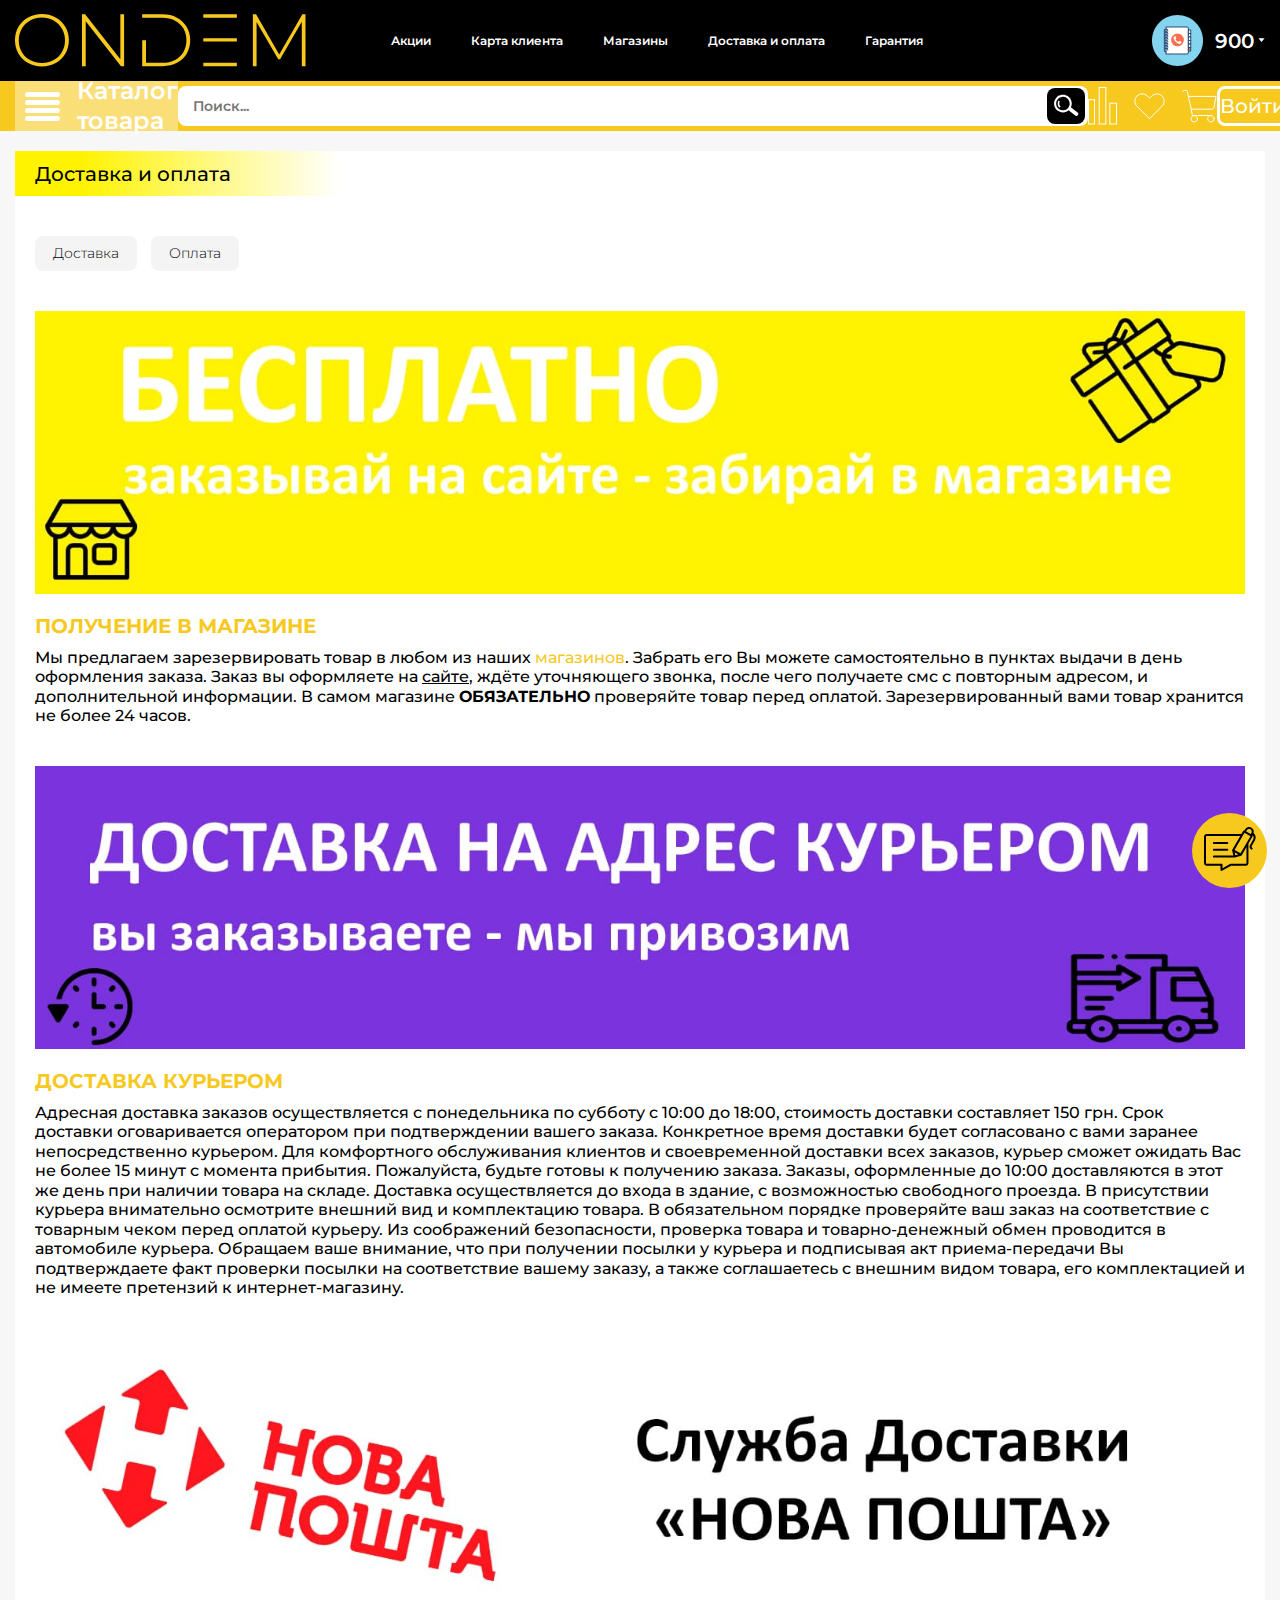
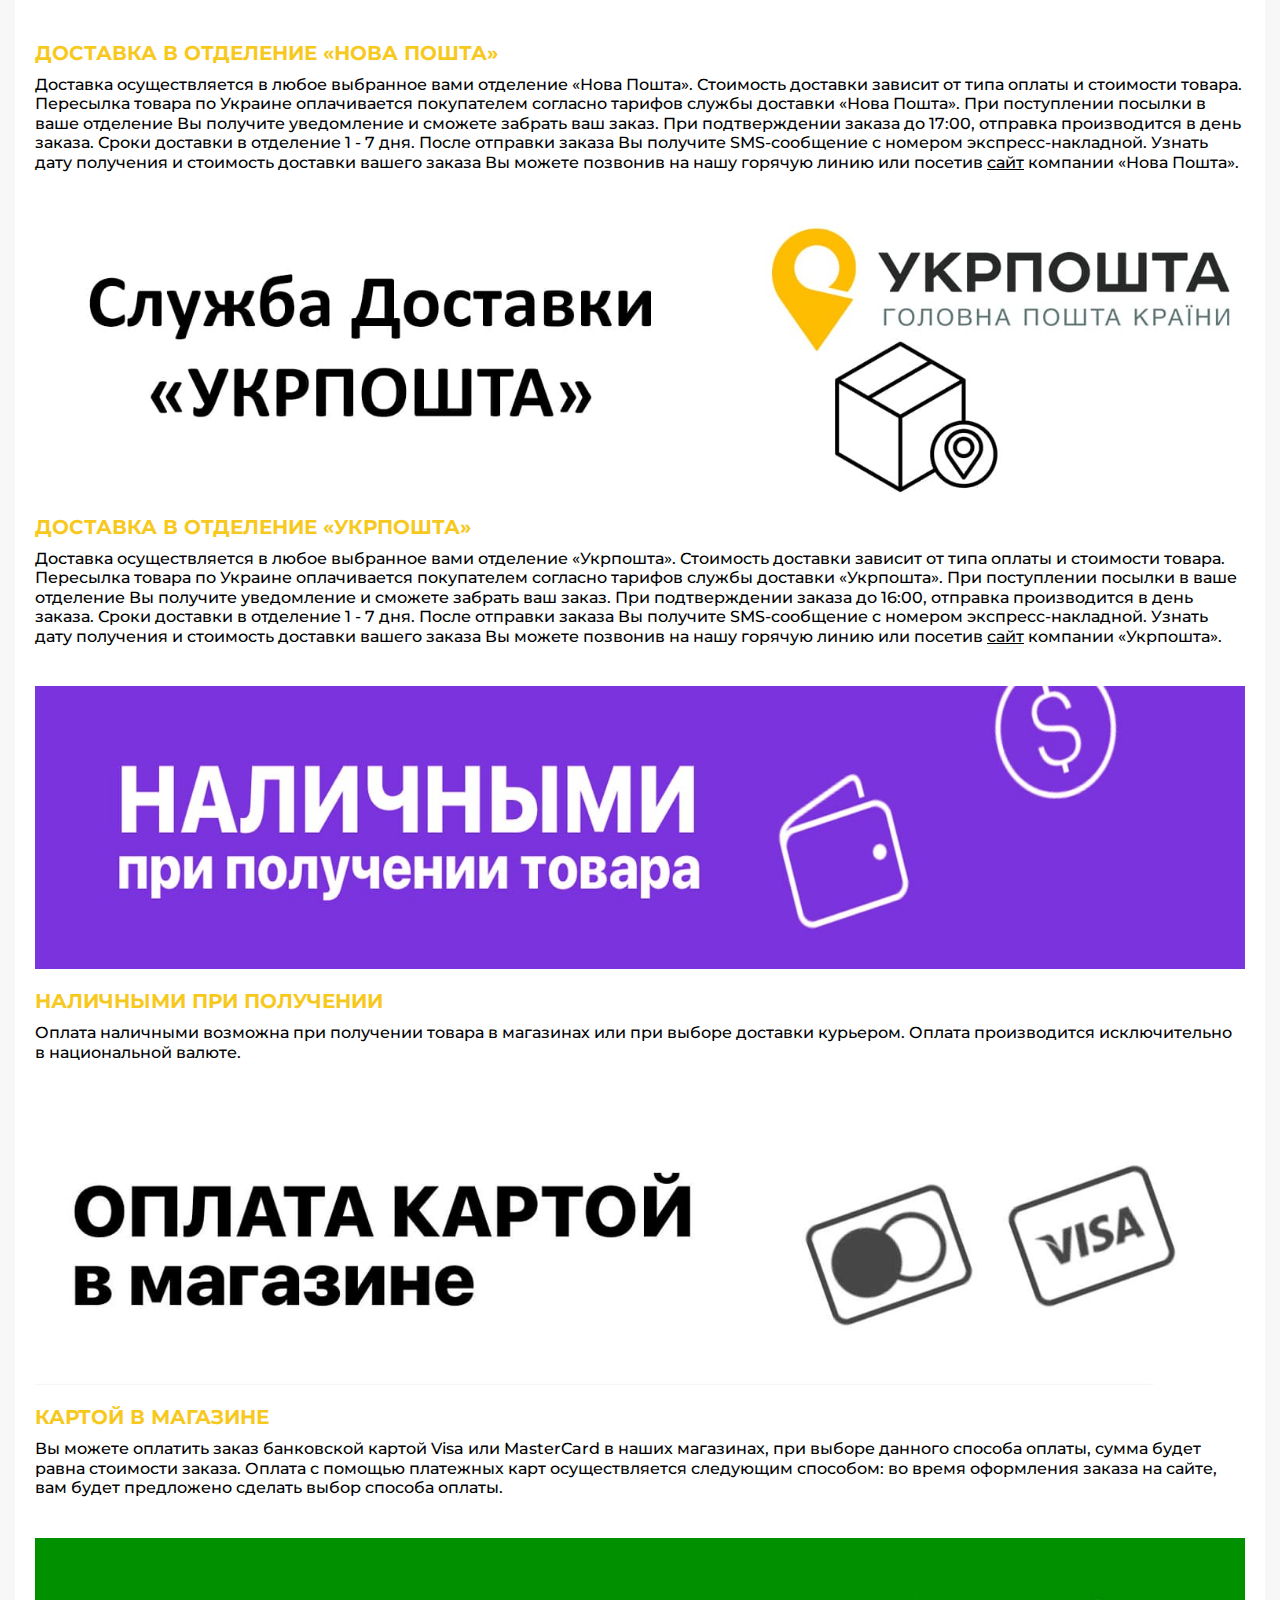
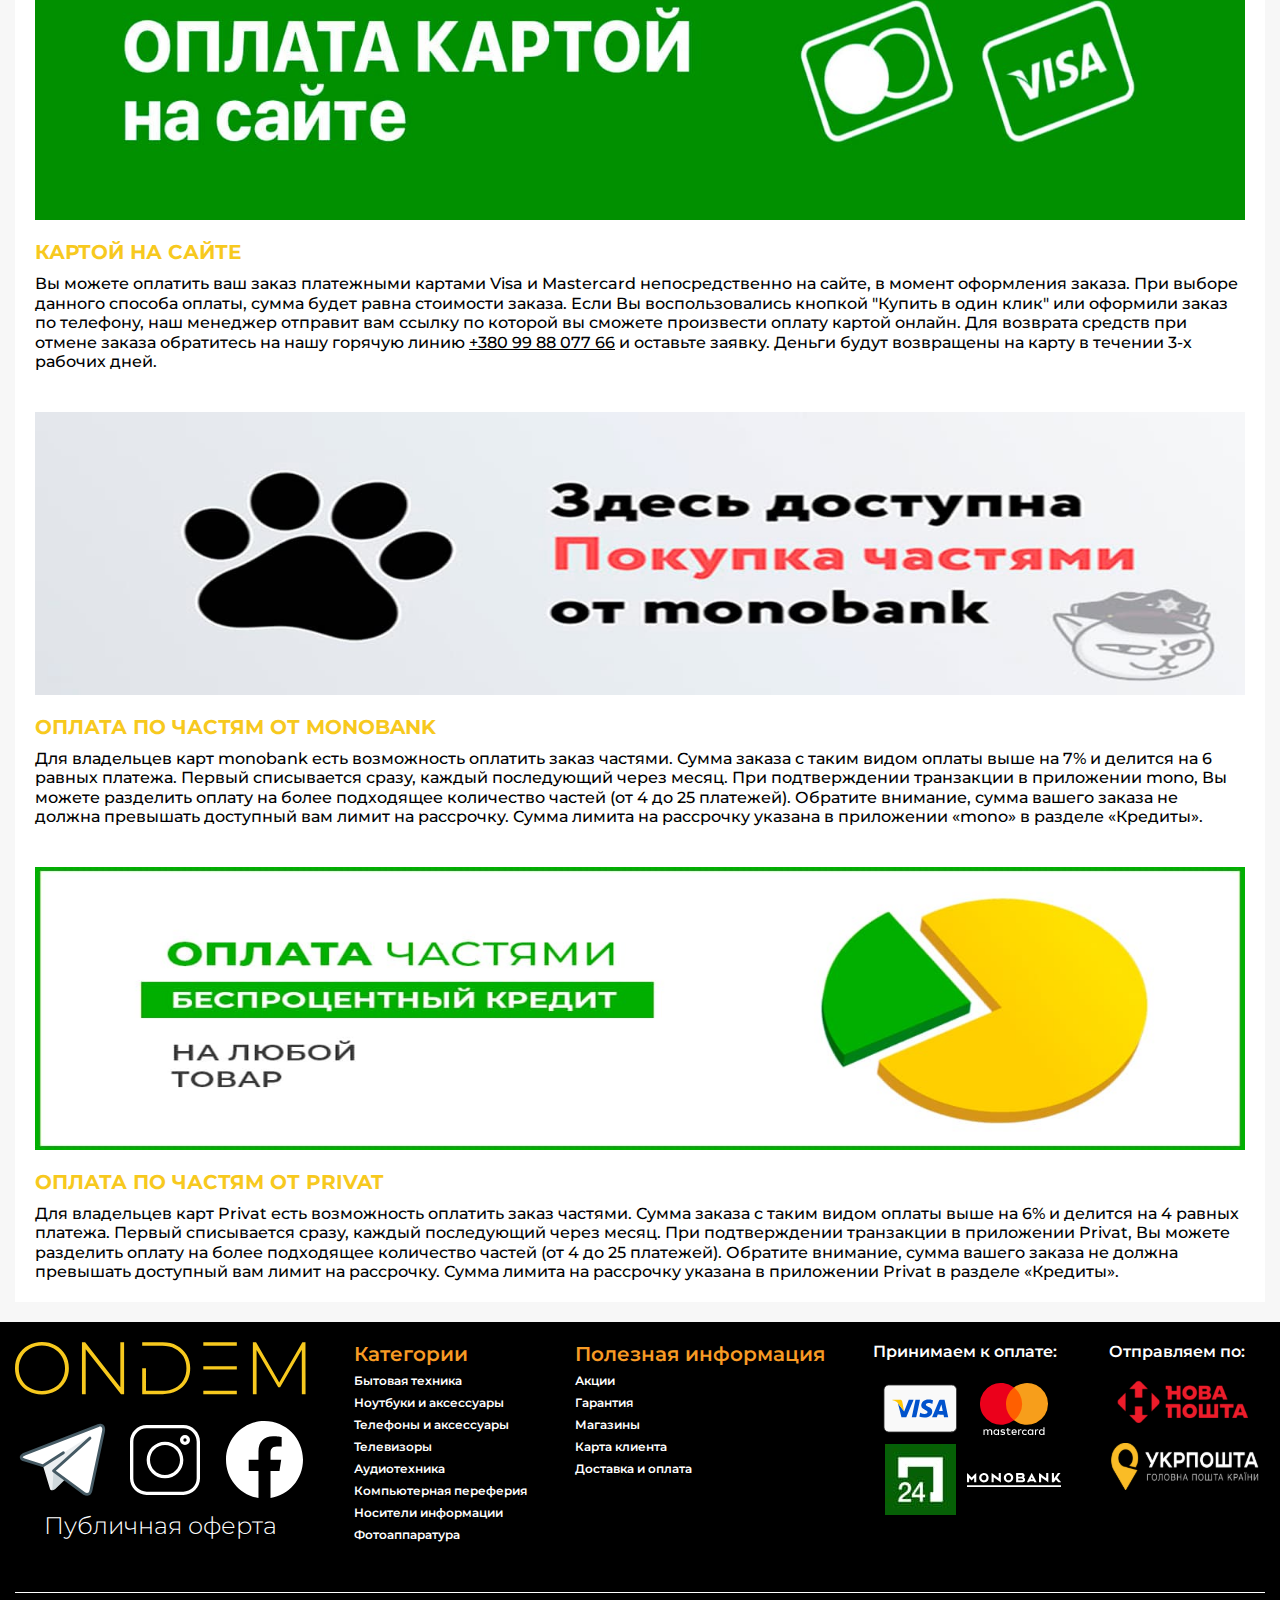
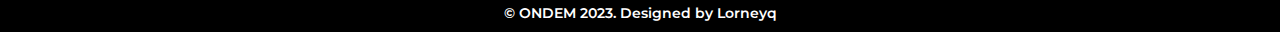
<file: delivery-and-payment.html>
<!DOCTYPE html>
<html lang="ru">
  <head>
    <meta charset="UTF-8">
    <meta http-equiv="X-UA-Compatible" content="IE=edge">
    <meta name="viewport" content="width=device-width, initial-scale=1.0">
    <title>Условия доставки и оплаты | Ondem</title>
    <link rel="stylesheet" href="./css/style.min.css"><link rel="apple-touch-icon" sizes="180x180" href="./images/icons/favicon/apple-touch-icon.png">
<link rel="icon" type="image/png" sizes="32x32" href="./images/icons/favicon/favicon-32x32.png">
<link rel="icon" type="image/png" sizes="16x16" href="./images/icons/favicon/favicon-16x16.png">
<link rel="manifest" href="./images/icons/favicon/site.webmanifest">
<link rel="mask-icon" href="./images/icons/favicon/safari-pinned-tab.svg" color="#5bbad5">
<meta name="msapplication-TileColor" content="#da532c">
<meta name="theme-color" content="#ffffff">
  </head>
  <body>
    <div class="wrapper"> 
      <header class="header">
        <div class="header__top">
          <div class="container">
            <div class="header__top-inner"><a href="./"><img class="logo" src="./images/logo.svg" alt="Logo"></a>
              <nav class="menu">
                <ul class="menu__list">  
                  <li class="menu__list-item"> <a href="#">Акции</a></li>
                  <li class="menu__list-item"><a href="./karta-klienta.html">Карта клиента</a></li>
                  <li class="menu__list-item"><a href="#">Магазины</a></li>
                  <li class="menu__list-item"><a href="./delivery-and-payment.html">Доставка и оплата</a></li>
                  <li class="menu__list-item"><a href="./warranty.html">Гарантия</a></li>
                </ul>
              </nav>
              <div class="header__dropdown"><a class="header__contacts" href="tel:900"><img src="./images/icons/contacts-ico.svg" alt="Contacts">900</a>
                <div class="header__dropdown-content">
                  <h1 class="header__dropdown-title">Контактные данные</h1>
                  <div class="header__dropdown-tel">
                    <p>Телефоные номера интернет-магазина</p>
                    <div class="header__dropdown-tel-container"><a href="tel:900">900<img src="./images/icons/tel.svg" alt="tel"></a><a href="tel:380998807766">+380 99 88 077 66<img src="./images/icons/tel.svg" alt="tel"></a><a href="tel:380998807766">+380 99 88 077 66<img src="./images/icons/tel.svg" alt="tel"></a></div>
                  </div>
                  <div class="header__dropdown-social m-t-15">   <a href="#"><img src="./images/icons/header-telegram.svg" alt="Telegram" title="Мы в Telegram"></a><a href="#"><img src="./images/icons/header-instagram.svg" alt="Instagram" title="Мы в Instagram"></a><a href="#"><img src="./images/icons/header-facebook.svg" alt="Facebook" title="Мы в Facebook"></a></div>
                  <div class="header__dropdown-email m-t-15 m-b-10">
                    <p>Почта интернет-магазина</p><a href="mailto:online@ondem.com">online@ondem.com</a>
                  </div>
                  <p>Работаем с 9:00 до 22:00</p>
                </div>
              </div>
            </div>
          </div>
        </div>
        <div class="header__bottom">
          <div class="container">
            <div class="header__bottom-inner"><a class="header__catalog" href="./catalog">Каталог товара
                <div class="header__catalog-btn"><span> </span><span> </span><span> </span><span></span></div>
                <ul class="catalog-menu__list"> 
                  <li class="catalog-menu__list-item"><a href="#">Бытовая техника
                      <div class="catalog-menu__icon"><svg width="25" height="23" viewBox="0 0 25 23" fill="none" xmlns="http://www.w3.org/2000/svg">
<path d="M5.98202 22.0152C6.36171 22.2209 6.73612 22.242 7.15273 22.242C7.56405 22.242 7.97538 22.242 8.38671 22.242C9.82109 22.242 11.2555 22.242 12.6898 22.242C15.8223 22.242 18.9547 22.242 22.0871 22.242C22.8781 22.242 23.917 22.4002 24.5656 21.8517C25.3303 21.2031 25.151 20.0799 25.151 19.1834C25.151 16.014 25.151 12.8447 25.151 9.67538C25.151 7.6451 25.151 5.61483 25.151 3.58456C25.151 2.89901 25.267 2.0869 24.8609 1.491C24.5023 0.963657 23.9275 0.76854 23.3158 0.76854C22.3666 0.76854 21.4174 0.76854 20.4734 0.76854C17.1723 0.76854 13.8711 0.76854 10.5699 0.76854C9.46249 0.76854 8.35507 0.76854 7.24765 0.76854C6.98925 0.76854 6.7414 0.763267 6.483 0.800181C5.85546 0.889829 5.35976 1.43827 5.20155 2.02889C5.133 2.28202 5.15409 2.56151 5.15409 2.81991C5.15409 5.3037 5.15409 7.78221 5.15409 10.266C5.15409 10.2713 5.15409 10.2765 5.15409 10.2765C5.15409 10.7881 5.94511 10.7881 5.94511 10.2765C5.94511 7.84549 5.94511 5.40917 5.94511 2.97811C5.94511 2.76717 5.93983 2.56151 5.94511 2.35057C5.95566 1.9076 6.3828 1.55956 6.80995 1.55956C7.01034 1.55956 7.20546 1.55956 7.40585 1.55956C8.58183 1.55956 9.7578 1.55956 10.9338 1.55956C14.2191 1.55956 17.5098 1.55956 20.7951 1.55956C21.66 1.55956 22.5301 1.55956 23.3949 1.55956C23.9381 1.55956 24.3494 1.91288 24.3494 2.47713C24.3494 3.18905 24.3494 3.90624 24.3494 4.61815C24.3494 6.6326 24.3494 8.64178 24.3494 10.6562C24.3494 13.6937 24.3494 16.7312 24.3494 19.7687C24.3494 20.0324 24.3494 20.3014 24.3494 20.565C24.3494 21.0976 23.9381 21.4562 23.4266 21.4562C22.6039 21.4562 21.776 21.4562 20.9533 21.4562C17.6732 21.4562 14.3984 21.4562 11.1184 21.4562C10.0637 21.4562 9.00898 21.4562 7.95429 21.4562C7.65898 21.4562 7.36366 21.4562 7.06835 21.4562C6.8205 21.4562 6.60429 21.4615 6.37753 21.3402C5.93456 21.0871 5.53378 21.7726 5.98202 22.0152Z" fill="black"/>
<path d="M20.89 13.7096C20.8742 16.0299 19.4557 18.1709 17.2883 19.0357C15.084 19.9164 12.5422 19.3152 10.9285 17.5908C9.32539 15.877 8.97207 13.2508 10.0109 11.1572C11.0604 9.0373 13.3279 7.81387 15.6641 7.99316C18.6066 8.21992 20.8742 10.8039 20.89 13.7096C20.8953 14.2211 21.6863 14.2211 21.6811 13.7096C21.6652 11.2891 20.31 9.04258 18.1637 7.91934C16.0016 6.78555 13.291 6.99648 11.3188 8.43086C9.32012 9.88633 8.34981 12.3332 8.7084 14.7643C9.06172 17.1373 10.823 19.1201 13.0643 19.9006C15.0365 20.5861 17.2988 20.217 18.9811 18.9936C20.6686 17.7648 21.6652 15.7926 21.6758 13.7096C21.6863 13.198 20.8953 13.198 20.89 13.7096Z" fill="#F7C91E"/>
<path d="M19.2342 13.7096C19.2236 14.8697 18.7438 15.9455 17.8895 16.7313C17.0352 17.5223 15.8645 17.865 14.7201 17.7596C12.3471 17.5486 10.6965 15.165 11.1658 12.8764C11.5877 10.8197 13.5389 9.46973 15.5955 9.6543C17.6521 9.83887 19.2131 11.6793 19.2342 13.7096C19.2395 14.2211 20.0305 14.2211 20.0252 13.7096C20.0041 11.1941 18.0846 9.12696 15.5955 8.86328C13.1381 8.60488 10.8283 10.4031 10.3748 12.8078C9.91074 15.2705 11.4453 17.7016 13.8395 18.3977C16.26 19.099 18.7965 17.7279 19.7088 15.4287C19.925 14.8855 20.0146 14.2949 20.0199 13.7148C20.0252 13.198 19.2342 13.198 19.2342 13.7096Z" fill="#F7C91E"/>
<path d="M5.55486 5.96814C7.49548 5.96814 9.43611 5.96814 11.3767 5.96814C14.699 5.96814 18.016 5.96814 21.3383 5.96814C22.4773 5.96814 23.6164 5.96814 24.7502 5.96814C25.2617 5.96814 25.2617 5.17712 24.7502 5.17712C22.8095 5.17712 20.8689 5.17712 18.9283 5.17712C15.606 5.17712 12.289 5.17712 8.96677 5.17712C7.82771 5.17712 6.68865 5.17712 5.55486 5.17712C5.04861 5.17712 5.04861 5.96814 5.55486 5.96814Z" fill="black"/>
<path d="M8.95625 3.36306C8.93516 3.81657 8.28125 3.81657 8.26016 3.36306C8.23379 2.90954 8.93516 2.91482 8.95625 3.36306C8.98262 3.86931 9.77364 3.87458 9.74727 3.36306C9.71563 2.7197 9.24629 2.25564 8.60821 2.224C7.97012 2.19236 7.49551 2.76716 7.46914 3.36306C7.4375 4.00114 8.01231 4.47575 8.60821 4.50212C9.24629 4.53376 9.7209 3.95896 9.74727 3.36306C9.76836 2.85154 8.97735 2.85681 8.95625 3.36306Z" fill="#F7C91E"/>
<path d="M11.8566 3.36306C11.8356 3.81657 11.1816 3.81657 11.1606 3.36306C11.1395 2.90954 11.8356 2.91482 11.8566 3.36306C11.883 3.86931 12.674 3.87458 12.6477 3.36306C12.616 2.7197 12.1467 2.25564 11.5086 2.224C10.8705 2.19236 10.3959 2.76716 10.3695 3.36306C10.3379 4.00114 10.9127 4.47575 11.5086 4.50212C12.1467 4.53376 12.6213 3.95896 12.6477 3.36306C12.674 2.85154 11.883 2.85681 11.8566 3.36306Z" fill="#F7C91E"/>
<path d="M14.7623 3.36306C14.7412 3.81657 14.0873 3.81657 14.0662 3.36306C14.0398 2.90954 14.7412 2.91482 14.7623 3.36306C14.7887 3.86931 15.5797 3.87458 15.5533 3.36306C15.5217 2.7197 15.0523 2.25564 14.4142 2.224C13.7761 2.19236 13.3015 2.76716 13.2752 3.36306C13.2435 4.00114 13.8183 4.47575 14.4142 4.50212C15.0523 4.53376 15.5269 3.95896 15.5533 3.36306C15.5744 2.85154 14.7834 2.85681 14.7623 3.36306Z" fill="#F7C91E"/>
<path d="M7.55878 12.5916C5.133 12.5916 2.70722 12.5916 0.281435 12.5916C0.270888 12.5916 0.255068 12.5916 0.244521 12.5916C0.0441304 12.5916 -0.166807 12.7709 -0.150987 12.9871C0.0546773 15.4656 0.265615 17.9388 0.471279 20.4174C0.55038 21.3877 1.16737 22.1049 2.14823 22.2314C2.35917 22.2578 2.58593 22.2367 2.79686 22.2367C3.19765 22.2367 3.6037 22.2367 4.00448 22.2367C4.63729 22.2367 5.34394 22.3211 5.9662 22.1787C6.58847 22.0363 7.0578 21.5195 7.25292 20.9289C7.31093 20.7443 7.32147 20.5492 7.33729 20.3541C7.54296 17.8967 7.74862 15.4445 7.95429 12.9871C7.99647 12.4808 7.20546 12.4808 7.16327 12.9871C6.95761 15.4656 6.74667 17.9388 6.54101 20.4174C6.48827 21.0502 6.02948 21.4457 5.40194 21.4457C4.66894 21.4457 3.93065 21.4457 3.19765 21.4457C2.52792 21.4457 1.76854 21.5722 1.38358 20.8814C1.20429 20.565 1.2412 20.0693 1.20956 19.7213C1.01972 17.4748 0.829873 15.2283 0.645302 12.9818C0.513466 13.1137 0.38163 13.2455 0.249794 13.3773C2.67558 13.3773 5.10136 13.3773 7.52714 13.3773C7.53768 13.3773 7.5535 13.3773 7.56405 13.3773C8.0703 13.3826 8.0703 12.5916 7.55878 12.5916Z" fill="black"/>
<path d="M6.5199 12.5916C5.22791 12.5916 3.93065 12.5916 2.63865 12.5916C2.18514 12.5916 1.73162 12.5916 1.27811 12.5916C1.09881 12.5916 1.13572 12.3596 1.13572 12.2435C1.13572 12.1275 1.09881 11.8955 1.27811 11.8955C1.41522 11.8955 1.5576 11.8955 1.69471 11.8955C2.84959 11.8955 4.00447 11.8955 5.15936 11.8955C5.57596 11.8955 5.99256 11.8955 6.40916 11.8955C6.50936 11.8955 6.61483 11.8797 6.65701 12.001C6.68865 12.1012 6.66229 12.2435 6.66229 12.349C6.66229 12.4545 6.66756 12.581 6.5199 12.5916C6.01365 12.6232 6.00838 13.4142 6.5199 13.3826C6.86795 13.3615 7.13162 13.2086 7.32674 12.9185C7.46912 12.7076 7.4533 12.4334 7.4533 12.1908C7.4533 11.6318 7.14217 11.1045 6.5199 11.1045C6.03475 11.1045 5.55486 11.1045 5.06971 11.1045C4.23123 11.1045 3.38748 11.1045 2.54901 11.1045C2.23787 11.1045 1.92674 11.1045 1.61561 11.1045C1.44686 11.1045 1.26756 11.0887 1.10408 11.1256C-0.00861192 11.3523 0.0968568 13.3879 1.28865 13.3879C1.76854 13.3879 2.25369 13.3879 2.73358 13.3879C3.99393 13.3879 5.25955 13.3879 6.5199 13.3879C7.03143 13.3826 7.03143 12.5916 6.5199 12.5916Z" fill="black"/>
<path d="M5.97675 11.1045C4.68476 11.1045 3.39804 11.1045 2.10605 11.1045C1.97421 11.1045 1.69472 11.1572 1.6789 10.9621C1.66308 10.7037 1.758 10.6615 1.97948 10.6615C2.69667 10.6615 3.41386 10.6615 4.13105 10.6615C4.64784 10.6615 5.16991 10.6615 5.68671 10.6615C5.78163 10.6615 5.87655 10.6615 5.97148 10.6615C6.18241 10.6615 6.18241 11.0886 5.97675 11.1045C5.4705 11.1361 5.46523 11.9271 5.97675 11.8955C6.6412 11.8533 7.02089 11.2627 6.88905 10.6246C6.79413 10.15 6.37753 9.87048 5.90819 9.87048C5.24901 9.87048 4.58456 9.87048 3.92538 9.87048C3.25038 9.87048 2.58066 9.87048 1.90566 9.87048C1.44159 9.87048 1.07773 10.1078 0.924796 10.556C0.724405 11.1361 1.11991 11.848 1.75273 11.8902C2.45409 11.9377 3.17128 11.8955 3.87792 11.8955C4.57929 11.8955 5.28065 11.8955 5.98202 11.8955C6.48827 11.8955 6.48827 11.1045 5.97675 11.1045Z" fill="black"/>
</svg>
                      </div></a>
                    <div class="catalog-menu__submenu"> 
                      <ul class="catalog-menu__submenu-list"> 
                        <li class="catalog-menu__submenu-list-item"><a href="#">
                            <div class="catalog-menu__submenu-bg"></div>
                            <h4>Смартфоны</h4><img src="./images/catalog/preview/telefony-i-aksessuary.png" alt="Смартфоны"></a></li>
                        <li class="catalog-menu__submenu-list-item"><a href="#">
                            <div class="catalog-menu__submenu-bg"></div>
                            <h4>Смартфоны</h4><img src="./images/catalog/preview/telefony-i-aksessuary.png" alt="Смартфоны"></a></li>
                        <li class="catalog-menu__submenu-list-item"><a href="#">
                            <div class="catalog-menu__submenu-bg"></div>
                            <h4>Смартфоны</h4><img src="./images/catalog/preview/telefony-i-aksessuary.png" alt="Смартфоны"></a></li>
                        <li class="catalog-menu__submenu-list-item"><a href="#">
                            <div class="catalog-menu__submenu-bg"></div>
                            <h4>Смартфоны</h4><img src="./images/catalog/preview/telefony-i-aksessuary.png" alt="Смартфоны"></a></li>
                        <li class="catalog-menu__submenu-list-item"><a href="#">
                            <div class="catalog-menu__submenu-bg"></div>
                            <h4>Смартфоны</h4><img src="./images/catalog/preview/telefony-i-aksessuary.png" alt="Смартфоны"></a></li>
                        <li class="catalog-menu__submenu-list-item"><a href="#">
                            <div class="catalog-menu__submenu-bg"></div>
                            <h4>Смартфоны</h4><img src="./images/catalog/preview/telefony-i-aksessuary.png" alt="Смартфоны"></a></li>
                        <li class="catalog-menu__submenu-list-item"><a href="#">
                            <div class="catalog-menu__submenu-bg"></div>
                            <h4>Смартфоны</h4><img src="./images/catalog/preview/telefony-i-aksessuary.png" alt="Смартфоны"></a></li>
                        <li class="catalog-menu__submenu-list-item"><a href="#">
                            <div class="catalog-menu__submenu-bg"></div>
                            <h4>Смартфоны</h4><img src="./images/catalog/preview/telefony-i-aksessuary.png" alt="Смартфоны"></a></li>
                        <li class="catalog-menu__submenu-list-item"><a href="#">
                            <div class="catalog-menu__submenu-bg"></div>
                            <h4>Смартфоны</h4><img src="./images/catalog/preview/telefony-i-aksessuary.png" alt="Смартфоны"></a></li>
                        <li class="catalog-menu__submenu-list-item"><a href="#">
                            <div class="catalog-menu__submenu-bg"></div>
                            <h4>Смартфоны</h4><img src="./images/catalog/preview/telefony-i-aksessuary.png" alt="Смартфоны"></a></li>
                        <li class="catalog-menu__submenu-list-item"><a href="#">
                            <div class="catalog-menu__submenu-bg"></div>
                            <h4>Смартфоны</h4><img src="./images/catalog/preview/telefony-i-aksessuary.png" alt="Смартфоны"></a></li>
                        <li class="catalog-menu__submenu-list-item"><a href="#">
                            <div class="catalog-menu__submenu-bg"></div>
                            <h4>Смартфоны</h4><img src="./images/catalog/preview/telefony-i-aksessuary.png" alt="Смартфоны"></a></li>
                        <li class="catalog-menu__submenu-list-item"><a href="#">
                            <div class="catalog-menu__submenu-bg"></div>
                            <h4>Смартфоны</h4><img src="./images/catalog/preview/telefony-i-aksessuary.png" alt="Смартфоны"></a></li>
                      </ul>
                    </div>
                  </li>
                  <li class="catalog-menu__list-item"><a href="#">Ноутбуки и аксессуары
                      <div class="catalog-menu__icon"><svg width="26" height="18" viewBox="0 0 26 18" fill="none" xmlns="http://www.w3.org/2000/svg">
<path d="M13.8738 1.59799H13.0931V0.798997H13.8738V1.59799ZM14.6546 9.77516e-06H12.3123V2.39697H14.6546V9.77516e-06Z" fill="#F7C91E"/>
<path d="M15.8257 15.1808V15.5803H11.1412V15.1808H10.3605V15.78C10.3605 16.1104 10.6232 16.3793 10.9461 16.3793H16.0209C16.3437 16.3793 16.6064 16.1104 16.6064 15.78V15.1808H15.8257Z" fill="#F7C91E"/>
<path d="M12.7027 7.59039H6.45676V3.99495C6.45676 3.77523 6.63242 3.59545 6.84713 3.59545H12.3123C12.527 3.59545 12.7027 3.77523 12.7027 3.99495V7.59039Z" fill="#E0E0E0"/>
<path d="M20.5102 7.59039H14.2642V3.99495C14.2642 3.77523 14.4399 3.59545 14.6546 3.59545H20.1198C20.3345 3.59545 20.5102 3.77523 20.5102 3.99495V7.59039Z" fill="#E0E0E0"/>
<path d="M16.2161 15.1808V15.78C16.2161 15.8899 16.1282 15.9798 16.0209 15.9798H10.946C10.8387 15.9798 10.7509 15.8899 10.7509 15.78V15.1808" fill="#F7C91E"/>
<path d="M4.5049 16.7787H1.38193V15.9798H4.5049V16.7787Z" fill="#262626"/>
<path d="M25.5849 16.7787H22.462V15.9798H25.5849V16.7787Z" fill="#262626"/>
<path d="M24.0235 15.1808H23.2427V1.99749C23.2427 1.33653 22.7175 0.799009 22.0716 0.799009H4.89528C4.24941 0.799009 3.72416 1.33653 3.72416 1.99749V15.1808H2.94342V1.99749C2.94342 0.896086 3.81902 2.09808e-05 4.89528 2.09808e-05H22.0716C23.1479 2.09808e-05 24.0235 0.896086 24.0235 1.99749V15.1808Z" fill="#262626"/>
<path d="M1.77232 15.5803V16.3793C1.77232 16.8199 2.12248 17.1782 2.55306 17.1782H24.4139C24.8444 17.1782 25.1946 16.8199 25.1946 16.3793V15.5803H1.77232ZM24.4139 17.9772H2.55306C1.6921 17.9772 0.991577 17.2603 0.991577 16.3793V15.5803C0.991577 15.1396 1.34174 14.7813 1.77232 14.7813H25.1946C25.6252 14.7813 25.9754 15.1396 25.9754 15.5803V16.3793C25.9754 17.2603 25.2748 17.9772 24.4139 17.9772Z" fill="#262626"/>
<path d="M5.28566 13.1833H21.6813V2.79647C21.6813 2.57615 21.5062 2.39698 21.2909 2.39698H5.67603C5.46074 2.39698 5.28566 2.57615 5.28566 2.79647V13.1833ZM22.462 13.9823H4.50491V2.79647C4.50491 2.13551 5.03016 1.59799 5.67603 1.59799H21.2909C21.9368 1.59799 22.462 2.13551 22.462 2.79647V13.9823Z" fill="#262626"/>
<path d="M12.7027 9.18835H6.45676V8.38937H12.7027V9.18835Z" fill="#262626"/>
<path d="M11.5316 10.7863H7.62787V9.98736H11.5316V10.7863Z" fill="#262626"/>
<path d="M20.5102 9.18835H14.2642V8.38937H20.5102V9.18835Z" fill="#262626"/>
<path d="M19.339 10.7863H15.4353V9.98736H19.339V10.7863Z" fill="#262626"/>
</svg>
                      </div></a>
                    <div class="catalog-menu__submenu"> 
                      <ul class="catalog-menu__submenu-list"> 
                        <li class="catalog-menu__submenu-list-item"><a href="#">
                            <div class="catalog-menu__submenu-bg"></div>
                            <h4>Смартфоны</h4><img src="./images/catalog/preview/telefony-i-aksessuary.png" alt="Смартфоны"></a></li>
                        <li class="catalog-menu__submenu-list-item"><a href="#">
                            <div class="catalog-menu__submenu-bg"></div>
                            <h4>Смартфоны</h4><img src="./images/catalog/preview/telefony-i-aksessuary.png" alt="Смартфоны"></a></li>
                        <li class="catalog-menu__submenu-list-item"><a href="#">
                            <div class="catalog-menu__submenu-bg"></div>
                            <h4>Смартфоны</h4><img src="./images/catalog/preview/telefony-i-aksessuary.png" alt="Смартфоны"></a></li>
                        <li class="catalog-menu__submenu-list-item"><a href="#">
                            <div class="catalog-menu__submenu-bg"></div>
                            <h4>Смартфоны</h4><img src="./images/catalog/preview/telefony-i-aksessuary.png" alt="Смартфоны"></a></li>
                        <li class="catalog-menu__submenu-list-item"><a href="#">
                            <div class="catalog-menu__submenu-bg"></div>
                            <h4>Смартфоны</h4><img src="./images/catalog/preview/telefony-i-aksessuary.png" alt="Смартфоны"></a></li>
                      </ul>
                    </div>
                  </li>
                  <li class="catalog-menu__list-item"><a href="#">Смартфоны
                      <div class="catalog-menu__icon"><svg width="13" height="23" viewBox="0 0 13 23" fill="none" xmlns="http://www.w3.org/2000/svg">
<path d="M2.50339 3.11078H10.5489V18.3292H2.50339V3.11078Z" stroke="#231F20" stroke-miterlimit="10" stroke-linecap="round" stroke-linejoin="round"/>
<path d="M2.49496 1H10.5574C11.3907 1 12.0653 1.675 12.0653 2.50891V20.3894C12.0653 21.2233 11.3907 21.8983 10.5574 21.8983H2.49496C1.66159 21.8983 0.98703 21.2233 0.98703 20.3894V2.51031C0.98703 1.67641 1.66159 1 2.49496 1Z" stroke="#231F20" stroke-miterlimit="10" stroke-linecap="round" stroke-linejoin="round"/>
<path d="M9.2729 20.997H3.62485" stroke="#F7C91E" stroke-miterlimit="10" stroke-linecap="round" stroke-linejoin="round"/>
</svg>
                      </div></a>
                    <div class="catalog-menu__submenu"> 
                      <ul class="catalog-menu__submenu-list"> 
                        <li class="catalog-menu__submenu-list-item"><a href="#">
                            <div class="catalog-menu__submenu-bg"></div>
                            <h4>Смартфоны</h4><img src="./images/catalog/preview/telefony-i-aksessuary.png" alt="Смартфоны"></a></li>
                        <li class="catalog-menu__submenu-list-item"><a href="#">
                            <div class="catalog-menu__submenu-bg"></div>
                            <h4>Смартфоны</h4><img src="./images/catalog/preview/telefony-i-aksessuary.png" alt="Смартфоны"></a></li>
                        <li class="catalog-menu__submenu-list-item"><a href="#">
                            <div class="catalog-menu__submenu-bg"></div>
                            <h4>Смартфоны</h4><img src="./images/catalog/preview/telefony-i-aksessuary.png" alt="Смартфоны"></a></li>
                        <li class="catalog-menu__submenu-list-item"><a href="#">
                            <div class="catalog-menu__submenu-bg"></div>
                            <h4>Смартфоны</h4><img src="./images/catalog/preview/telefony-i-aksessuary.png" alt="Смартфоны"></a></li>
                        <li class="catalog-menu__submenu-list-item"><a href="#">
                            <div class="catalog-menu__submenu-bg"></div>
                            <h4>Смартфоны</h4><img src="./images/catalog/preview/telefony-i-aksessuary.png" alt="Смартфоны"></a></li>
                        <li class="catalog-menu__submenu-list-item"><a href="#">
                            <div class="catalog-menu__submenu-bg"></div>
                            <h4>Смартфоны</h4><img src="./images/catalog/preview/telefony-i-aksessuary.png" alt="Смартфоны"></a></li>
                        <li class="catalog-menu__submenu-list-item"><a href="#">
                            <div class="catalog-menu__submenu-bg"></div>
                            <h4>Смартфоны</h4><img src="./images/catalog/preview/telefony-i-aksessuary.png" alt="Смартфоны"></a></li>
                      </ul>
                    </div>
                  </li>
                  <li class="catalog-menu__list-item"><a href="#">Телевизоры
                      <div class="catalog-menu__icon"><svg width="27" height="19" viewBox="0 0 28 19" fill="none" xmlns="http://www.w3.org/2000/svg">
<path d="M6.98767 16.375H14.4828V18.125H10.3188V19H19.4796V18.125H15.3156V16.375H21.9779V5H6.98767V16.375ZM7.82046 5.875H21.1451V15.5H7.82046V5.875Z" fill="black"/>
<path d="M0.991577 19H5.98833V0H0.991577V19ZM1.82437 0.863636H5.15554V18.1364H1.82437V0.863636Z" fill="black"/>
<path d="M22.9773 0V19H27.9741V0H22.9773ZM27.1413 18.1364H23.8101V0.863636H27.1413V18.1364Z" fill="black"/>
<path d="M3.49026 3C3.76641 3 3.99026 2.77614 3.99026 2.5C3.99026 2.22386 3.76641 2 3.49026 2C3.21412 2 2.99026 2.22386 2.99026 2.5C2.99026 2.77614 3.21412 3 3.49026 3Z" fill="#F7C91E"/>
<path d="M3.49026 6C3.76641 6 3.99026 5.77614 3.99026 5.5C3.99026 5.22386 3.76641 5 3.49026 5C3.21412 5 2.99026 5.22386 2.99026 5.5C2.99026 5.77614 3.21412 6 3.49026 6Z" fill="#F7C91E"/>
<path d="M3.49026 9C3.76641 9 3.99026 8.77614 3.99026 8.5C3.99026 8.22386 3.76641 8 3.49026 8C3.21412 8 2.99026 8.22386 2.99026 8.5C2.99026 8.77614 3.21412 9 3.49026 9Z" fill="#F7C91E"/>
<path d="M25.476 3C25.7521 3 25.976 2.77614 25.976 2.5C25.976 2.22386 25.7521 2 25.476 2C25.1998 2 24.976 2.22386 24.976 2.5C24.976 2.77614 25.1998 3 25.476 3Z" fill="#F7C91E"/>
<path d="M25.476 6C25.7521 6 25.976 5.77614 25.976 5.5C25.976 5.22386 25.7521 5 25.476 5C25.1998 5 24.976 5.22386 24.976 5.5C24.976 5.77614 25.1998 6 25.476 6Z" fill="#F7C91E"/>
<path d="M25.476 9C25.7521 9 25.976 8.77614 25.976 8.5C25.976 8.22386 25.7521 8 25.476 8C25.1998 8 24.976 8.22386 24.976 8.5C24.976 8.77614 25.1998 9 25.476 9Z" fill="#F7C91E"/>
</svg>
                      </div></a>
                    <div class="catalog-menu__submenu"> 
                      <ul class="catalog-menu__submenu-list"> 
                        <li class="catalog-menu__submenu-list-item"><a href="#">
                            <div class="catalog-menu__submenu-bg"></div>
                            <h4>Смартфоны</h4><img src="./images/catalog/preview/telefony-i-aksessuary.png" alt="Смартфоны"></a></li>
                        <li class="catalog-menu__submenu-list-item"><a href="#">
                            <div class="catalog-menu__submenu-bg"></div>
                            <h4>Смартфоны</h4><img src="./images/catalog/preview/telefony-i-aksessuary.png" alt="Смартфоны"></a></li>
                        <li class="catalog-menu__submenu-list-item"><a href="#">
                            <div class="catalog-menu__submenu-bg"></div>
                            <h4>Смартфоны</h4><img src="./images/catalog/preview/telefony-i-aksessuary.png" alt="Смартфоны"></a></li>
                      </ul>
                    </div>
                  </li>
                  <li class="catalog-menu__list-item"><a class="audiotechnica" href="#">Аудиотехника
                      <div class="catalog-menu__icon"><svg width="23" height="22" viewBox="0 0 23 22" fill="none" xmlns="http://www.w3.org/2000/svg">
<path d="M22.9715 11.4233C22.9336 8.76856 21.9436 6.21596 20.182 4.23109L20.7737 3.61341L20.4356 3.31726C18.1497 1.16327 15.1218 -0.0248548 11.9825 0.000394337C8.8432 -0.0248548 5.81522 1.16327 3.52936 3.31726L3.19124 3.60495L3.78296 4.23109C2.02139 6.21596 1.03135 8.76856 0.993428 11.4233C0.958453 12.6227 1.16495 13.8168 1.60062 14.9347C2.03629 16.0526 2.69222 17.0712 3.52936 17.9301V20.3077H5.21999C5.21999 20.7565 5.39811 21.187 5.71516 21.5043C6.03222 21.8217 6.46223 22 6.91061 22C7.35899 22 7.78901 21.8217 8.10606 21.5043C8.42312 21.187 8.60124 20.7565 8.60124 20.3077V13.5386C8.60124 13.0898 8.42312 12.6594 8.10606 12.342C7.78901 12.0246 7.35899 11.8463 6.91061 11.8463C6.46223 11.8463 6.03222 12.0246 5.71516 12.342C5.39811 12.6594 5.21999 13.0898 5.21999 13.5386H3.52936V16.6439C2.38405 15.1495 1.78712 13.3061 1.83874 11.4233C1.87076 8.99607 2.77042 6.66066 4.37468 4.84031L4.94104 5.44107L5.21999 5.14492C7.04221 3.4169 9.47305 2.48011 11.9825 2.53881C14.4919 2.48011 16.9228 3.4169 18.745 5.14492L19.0493 5.44107L19.5903 4.84031C21.1945 6.66066 22.0942 8.99607 22.1262 11.4233C22.1778 13.3061 21.5809 15.1495 20.4356 16.6439V13.5386H18.745C18.745 13.0898 18.5669 12.6594 18.2498 12.342C17.9328 12.0246 17.5027 11.8463 17.0544 11.8463C16.606 11.8463 16.176 12.0246 15.8589 12.342C15.5419 12.6594 15.3637 13.0898 15.3637 13.5386V20.3077C15.3637 20.7565 15.5419 21.187 15.8589 21.5043C16.176 21.8217 16.606 22 17.0544 22C17.5027 22 17.9328 21.8217 18.2498 21.5043C18.5669 21.187 18.745 20.7565 18.745 20.3077H20.4356V17.9301C21.2727 17.0712 21.9287 16.0526 22.3644 14.9347C22.8 13.8168 23.0065 12.6227 22.9715 11.4233ZM6.91061 12.6925C7.1348 12.6925 7.34981 12.7816 7.50834 12.9403C7.66687 13.099 7.75593 13.3142 7.75593 13.5386V20.3077C7.75593 20.5321 7.66687 20.7474 7.50834 20.906C7.34981 21.0647 7.1348 21.1539 6.91061 21.1539C6.68642 21.1539 6.47141 21.0647 6.31289 20.906C6.15436 20.7474 6.0653 20.5321 6.0653 20.3077V13.5386C6.0653 13.3142 6.15436 13.099 6.31289 12.9403C6.47141 12.7816 6.68642 12.6925 6.91061 12.6925ZM4.37468 14.3848H5.21999V19.4616H4.37468V14.3848ZM18.9901 4.23109C17.0495 2.54445 14.552 1.63977 11.9825 1.69267C9.41297 1.63977 6.91548 2.54445 4.97485 4.23109L4.37468 3.63879C6.48277 1.80574 9.19029 0.812008 11.9825 0.846533C14.7747 0.812008 17.4822 1.80574 19.5903 3.63879L18.9901 4.23109ZM17.0544 21.1539C16.8302 21.1539 16.6152 21.0647 16.4566 20.906C16.2981 20.7474 16.209 20.5321 16.209 20.3077V13.5386C16.209 13.3142 16.2981 13.099 16.4566 12.9403C16.6152 12.7816 16.8302 12.6925 17.0544 12.6925C17.2785 12.6925 17.4936 12.7816 17.6521 12.9403C17.8106 13.099 17.8997 13.3142 17.8997 13.5386V20.3077C17.8997 20.5321 17.8106 20.7474 17.6521 20.906C17.4936 21.0647 17.2785 21.1539 17.0544 21.1539ZM19.5903 19.4616H18.745C18.745 17.479 18.745 16.3674 18.745 14.3848H19.5903C19.5903 16.3674 19.5903 17.479 19.5903 19.4616Z" fill="black"/>
<path d="M18.9901 4.23109C17.0495 2.54445 14.552 1.63977 11.9825 1.69267C9.41297 1.63977 6.91548 2.54445 4.97485 4.23109L4.37468 3.63879C6.48277 1.80574 9.19029 0.812008 11.9825 0.846533C14.7747 0.812008 17.4822 1.80574 19.5903 3.63879L18.9901 4.23109Z" fill="none"/>
<path d="M17.0544 21.1539C16.8302 21.1539 16.6152 21.0647 16.4566 20.906C16.2981 20.7474 16.209 20.5321 16.209 20.3077V13.5386C16.209 13.3142 16.2981 13.099 16.4566 12.9403C16.6152 12.7816 16.8302 12.6925 17.0544 12.6925C17.2785 12.6925 17.4936 12.7816 17.6521 12.9403C17.8106 13.099 17.8997 13.3142 17.8997 13.5386V20.3077C17.8997 20.5321 17.8106 20.7474 17.6521 20.906C17.4936 21.0647 17.2785 21.1539 17.0544 21.1539Z" fill="none"/>
<path d="M6.91061 12.6925C7.1348 12.6925 7.34981 12.7816 7.50834 12.9403C7.66687 13.099 7.75593 13.3142 7.75593 13.5386V20.3077C7.75593 20.5321 7.66687 20.7474 7.50834 20.906C7.34981 21.0647 7.1348 21.1539 6.91061 21.1539C6.68642 21.1539 6.47141 21.0647 6.31289 20.906C6.15436 20.7474 6.0653 20.5321 6.0653 20.3077V13.5386C6.0653 13.3142 6.15436 13.099 6.31289 12.9403C6.47141 12.7816 6.68642 12.6925 6.91061 12.6925Z" fill="none"/>
<path d="M19.5903 19.4616H18.745V14.3848H19.5903V19.4616Z" fill="none"/>
<path d="M4.37468 14.3848H5.21999V19.4616H4.37468V14.3848Z" fill="none"/>
</svg>
                      </div></a>
                    <div class="catalog-menu__submenu"> 
                      <ul class="catalog-menu__submenu-list"> 
                        <li class="catalog-menu__submenu-list-item"><a href="#">
                            <div class="catalog-menu__submenu-bg"></div>
                            <h4>Смартфоны</h4><img src="./images/catalog/preview/telefony-i-aksessuary.png" alt="Смартфоны"></a></li>
                        <li class="catalog-menu__submenu-list-item"><a href="#">
                            <div class="catalog-menu__submenu-bg"></div>
                            <h4>Смартфоны</h4><img src="./images/catalog/preview/telefony-i-aksessuary.png" alt="Смартфоны"></a></li>
                        <li class="catalog-menu__submenu-list-item"><a href="#">
                            <div class="catalog-menu__submenu-bg"></div>
                            <h4>Смартфоны</h4><img src="./images/catalog/preview/telefony-i-aksessuary.png" alt="Смартфоны"></a></li>
                        <li class="catalog-menu__submenu-list-item"><a href="#">
                            <div class="catalog-menu__submenu-bg"></div>
                            <h4>Смартфоны</h4><img src="./images/catalog/preview/telefony-i-aksessuary.png" alt="Смартфоны"></a></li>
                        <li class="catalog-menu__submenu-list-item"><a href="#">
                            <div class="catalog-menu__submenu-bg"></div>
                            <h4>Смартфоны</h4><img src="./images/catalog/preview/telefony-i-aksessuary.png" alt="Смартфоны"></a></li>
                        <li class="catalog-menu__submenu-list-item"><a href="#">
                            <div class="catalog-menu__submenu-bg"></div>
                            <h4>Смартфоны</h4><img src="./images/catalog/preview/telefony-i-aksessuary.png" alt="Смартфоны"></a></li>
                        <li class="catalog-menu__submenu-list-item"><a href="#">
                            <div class="catalog-menu__submenu-bg"></div>
                            <h4>Смартфоны</h4><img src="./images/catalog/preview/telefony-i-aksessuary.png" alt="Смартфоны"></a></li>
                        <li class="catalog-menu__submenu-list-item"><a href="#">
                            <div class="catalog-menu__submenu-bg"></div>
                            <h4>Смартфоны</h4><img src="./images/catalog/preview/telefony-i-aksessuary.png" alt="Смартфоны"></a></li>
                      </ul>
                    </div>
                  </li>
                  <li class="catalog-menu__list-item"><a href="#">Компьютерная переферия
                      <div class="catalog-menu__icon"><svg width="28" height="19" viewBox="0 0 28 19" fill="none" xmlns="http://www.w3.org/2000/svg">
<path d="M26.7099 7.59375H2.25702C1.92157 7.59375 1.59987 7.72709 1.36267 7.96444C1.12547 8.20179 0.992218 8.52371 0.992218 8.85938L0.992218 17.2969C0.992218 17.6325 1.12547 17.9545 1.36267 18.1918C1.59987 18.4292 1.92157 18.5625 2.25702 18.5625H26.7099C27.0453 18.5625 27.367 18.4292 27.6042 18.1918C27.8414 17.9545 27.9747 17.6325 27.9747 17.2969V8.85938C27.9747 8.52371 27.8414 8.20179 27.6042 7.96444C27.367 7.72709 27.0453 7.59375 26.7099 7.59375ZM27.1315 17.2969C27.1315 17.4088 27.0871 17.5161 27.008 17.5952C26.9289 17.6743 26.8217 17.7188 26.7099 17.7188H2.25702C2.14521 17.7188 2.03797 17.6743 1.9589 17.5952C1.87984 17.5161 1.83542 17.4088 1.83542 17.2969V8.85938C1.83542 8.74749 1.87984 8.64018 1.9589 8.56106C2.03797 8.48195 2.14521 8.4375 2.25702 8.4375H26.7099C26.8217 8.4375 26.9289 8.48195 27.008 8.56106C27.0871 8.64018 27.1315 8.74749 27.1315 8.85938V17.2969Z" fill="black"/>
<path d="M20.3859 14.3438H19.5427V15.1875H21.2291V12.6562H20.3859V14.3438Z" fill="black"/>
<path d="M21.2291 16.0312H18.6995V16.875H21.2291V16.0312Z" fill="black"/>
<path d="M19.5427 12.6562H4.36502V13.5H19.5427V12.6562Z" fill="black"/>
<path d="M3.52237 12.6562H2.67862V13.5H3.52237V12.6562Z" fill="black"/>
<path d="M3.52237 9.28125H2.67862V10.125H3.52237V9.28125Z" fill="#F7C91E"/>
<path d="M12 3H10V4H12V3Z" fill="#F7C91E"/>
<path d="M4.36502 14.3438H2.67862V15.1875H4.36502V14.3438Z" fill="black"/>
<path d="M5.20823 16.0312H2.67862V16.875H5.20823V16.0312Z" fill="black"/>
<path d="M17.8563 16.0312H6.05145V16.875H17.8563V16.0312Z" fill="black"/>
<path d="M18.6995 14.3438H5.20822V15.1875H18.6995V14.3438Z" fill="black"/>
<path d="M21.2291 10.9688H2.67862V11.8125H21.2291V10.9688Z" fill="black"/>
<path d="M26.2883 10.9688H22.0723V11.8125H26.2883V10.9688Z" fill="black"/>
<path d="M21.2291 9.28125H4.36502V10.125H21.2291V9.28125Z" fill="black"/>
<path d="M26.2883 12.6562H22.0723V13.5H26.2883V12.6562Z" fill="black"/>
<path d="M24.6019 15.1875H23.7587V16.0312H22.9155V16.875H25.4451V16.0312H24.6019V15.1875Z" fill="#F7C91E"/>
<path d="M12.1512 6.4H15.9456C16.7283 6.4 17.479 6.0892 18.0325 5.53596C18.5859 4.98273 18.8968 4.23239 18.8968 3.45C18.8968 2.66761 18.5859 1.91727 18.0325 1.36404C17.479 0.810803 16.7283 0.5 15.9456 0.5H12.1512C11.3685 0.5 10.6179 0.810803 10.0644 1.36404C9.51094 1.91727 9.20001 2.66761 9.20001 3.45C9.20001 4.23239 9.51094 4.98273 10.0644 5.53596C10.6179 6.0892 11.3685 6.4 12.1512 6.4ZM18.0536 3.45C18.0536 3.72671 17.9991 4.00072 17.8932 4.25637C17.7872 4.51202 17.632 4.74431 17.4362 4.93998C17.2405 5.13564 17.0081 5.29085 16.7523 5.39675C16.4966 5.50264 16.2225 5.55714 15.9456 5.55714H14.2592V1.34286H15.9456C16.2225 1.34286 16.4966 1.39736 16.7523 1.50325C17.0081 1.60915 17.2405 1.76436 17.4362 1.96003C17.632 2.15569 17.7872 2.38798 17.8932 2.64363C17.9991 2.89928 18.0536 3.17329 18.0536 3.45ZM12.1512 1.34286H13.416V5.55714H12.1512C11.5921 5.55714 11.056 5.33514 10.6606 4.93998C10.2653 4.54481 10.0432 4.00885 10.0432 3.45C10.0432 2.89115 10.2653 2.35519 10.6606 1.96003C11.056 1.56486 11.5921 1.34286 12.1512 1.34286Z" fill="black"/>
</svg>
                      </div></a>
                    <div class="catalog-menu__submenu"> 
                      <ul class="catalog-menu__submenu-list"> 
                        <li class="catalog-menu__submenu-list-item"><a href="#">
                            <div class="catalog-menu__submenu-bg"></div>
                            <h4>Смартфоны</h4><img src="./images/catalog/preview/telefony-i-aksessuary.png" alt="Смартфоны"></a></li>
                        <li class="catalog-menu__submenu-list-item"><a href="#">
                            <div class="catalog-menu__submenu-bg"></div>
                            <h4>Смартфоны</h4><img src="./images/catalog/preview/telefony-i-aksessuary.png" alt="Смартфоны"></a></li>
                        <li class="catalog-menu__submenu-list-item"><a href="#">
                            <div class="catalog-menu__submenu-bg"></div>
                            <h4>Смартфоны</h4><img src="./images/catalog/preview/telefony-i-aksessuary.png" alt="Смартфоны"></a></li>
                        <li class="catalog-menu__submenu-list-item"><a href="#">
                            <div class="catalog-menu__submenu-bg"></div>
                            <h4>Смартфоны</h4><img src="./images/catalog/preview/telefony-i-aksessuary.png" alt="Смартфоны"></a></li>
                        <li class="catalog-menu__submenu-list-item"><a href="#">
                            <div class="catalog-menu__submenu-bg"></div>
                            <h4>Смартфоны</h4><img src="./images/catalog/preview/telefony-i-aksessuary.png" alt="Смартфоны"></a></li>
                      </ul>
                    </div>
                  </li>
                  <li class="catalog-menu__list-item"><a href="#">Носители информации
                      <div class="catalog-menu__icon"><svg width="27" height="27" viewBox="0 0 28 28" fill="none" xmlns="http://www.w3.org/2000/svg">
<path d="M16.1697 21.1156C15.9461 21.1156 15.7316 21.0266 15.5735 20.8684L7.14151 12.4309C7.06098 12.3531 6.99674 12.26 6.95255 12.157C6.90836 12.0541 6.8851 11.9434 6.88413 11.8313C6.88315 11.7193 6.90449 11.6082 6.94688 11.5045C6.98928 11.4008 7.05189 11.3066 7.13106 11.2274C7.21023 11.1481 7.30438 11.0855 7.408 11.0431C7.51163 11.0006 7.62266 10.9793 7.73462 10.9803C7.84658 10.9812 7.95723 11.0045 8.0601 11.0487C8.16298 11.093 8.25602 11.1572 8.3338 11.2378L16.7658 19.6753C16.8837 19.7933 16.964 19.9437 16.9965 20.1073C17.029 20.2709 17.0123 20.4406 16.9485 20.5947C16.8847 20.7489 16.7767 20.8806 16.638 20.9734C16.4994 21.0661 16.3364 21.1156 16.1697 21.1156Z" fill="black"/>
<path d="M6.91133 21.9594C6.8006 21.9599 6.69085 21.9386 6.58833 21.8968C6.48582 21.8549 6.39255 21.7932 6.31386 21.7152C6.15494 21.5578 6.06503 21.3436 6.06391 21.1198C6.0628 20.8961 6.15056 20.681 6.3079 20.522C6.46524 20.363 6.67927 20.273 6.9029 20.2719H6.91133C7.13496 20.2719 7.34944 20.3608 7.50757 20.519C7.6657 20.6772 7.75454 20.8918 7.75454 21.1156C7.75454 21.3394 7.6657 21.554 7.50757 21.7122C7.34944 21.8705 7.13496 21.9594 6.91133 21.9594Z" fill="#F7C91E"/>
<path d="M6.89445 27.0219C6.67084 27.0218 6.45641 26.9329 6.29831 26.7747L1.2391 21.7122C1.08102 21.5539 0.992218 21.3394 0.992218 21.1156C0.992218 20.8919 1.08102 20.6773 1.2391 20.5191L6.29831 15.4566C6.45643 15.2984 6.67087 15.2095 6.89445 15.2095C7.11804 15.2095 7.33247 15.2984 7.4906 15.4566L12.5498 20.5191C12.7034 20.6782 12.7884 20.8914 12.7865 21.1126C12.7846 21.3338 12.6959 21.5454 12.5395 21.7019C12.3832 21.8583 12.1717 21.947 11.9506 21.949C11.7295 21.9509 11.5166 21.8658 11.3575 21.7122L6.89445 17.2462L3.02753 21.1156L6.89445 24.9851L8.82792 23.0503C8.98695 22.8966 9.19994 22.8116 9.42103 22.8135C9.64211 22.8154 9.8536 22.9042 10.0099 23.0606C10.1663 23.2171 10.2549 23.4287 10.2569 23.6499C10.2588 23.8711 10.1738 24.0843 10.0202 24.2434L7.4906 26.7747C7.3325 26.9329 7.11807 27.0218 6.89445 27.0219Z" fill="black"/>
<path d="M13.6401 22.9466C13.308 22.9471 12.979 22.882 12.6721 22.755C12.3652 22.628 12.0864 22.4416 11.8516 22.2066L5.8042 16.1552C5.56926 15.9202 5.38289 15.6411 5.25574 15.334C5.12859 15.0268 5.06314 14.6976 5.06314 14.3652C5.06314 14.0327 5.12859 13.7036 5.25574 13.3964C5.38289 13.0893 5.56926 12.8102 5.8042 12.5752L7.14152 11.2378C7.30055 11.0841 7.51354 10.9991 7.73463 11.001C7.95571 11.0029 8.1672 11.0917 8.32353 11.2481C8.47987 11.4045 8.56855 11.6162 8.57047 11.8374C8.57239 12.0586 8.4874 12.2718 8.3338 12.4309L6.99649 13.7691C6.83841 13.9273 6.74961 14.1419 6.74961 14.3656C6.74961 14.5893 6.83841 14.8039 6.99649 14.9621L13.0439 21.0135C13.2021 21.1717 13.4165 21.2606 13.6401 21.2606C13.8637 21.2606 14.0781 21.1717 14.2362 21.0135L24.7889 10.454C25.7489 9.49332 26.2883 8.19037 26.2883 6.83177C26.2883 5.47317 25.7489 4.17022 24.7889 3.20955C23.8289 2.24888 22.5267 1.70918 21.169 1.70918C19.8113 1.70918 18.5092 2.24888 17.5492 3.20955L10.8634 9.89964C10.7044 10.0533 10.4914 10.1384 10.2703 10.1365C10.0492 10.1345 9.83773 10.0458 9.6814 9.88937C9.52506 9.73293 9.43638 9.52131 9.43446 9.30008C9.43254 9.07885 9.51753 8.86572 9.67112 8.70658L16.3569 2.01649C16.9878 1.37942 17.7382 0.87333 18.5651 0.527284C19.392 0.181239 20.2791 0.00205376 21.1754 1.75515e-05C22.0717 -0.00201865 22.9596 0.173134 23.7881 0.515419C24.6166 0.857704 25.3693 1.36038 26.0031 1.99458C26.6369 2.62877 27.1392 3.382 27.4813 4.21101C27.8233 5.04002 27.9984 5.92848 27.9964 6.82537C27.9943 7.72225 27.8152 8.60991 27.4694 9.43735C27.1236 10.2648 26.6178 11.0157 25.9812 11.6471L15.4285 22.2066C15.1937 22.4416 14.9149 22.6279 14.608 22.7549C14.3011 22.8818 13.9722 22.947 13.6401 22.9466Z" fill="black"/>
<path d="M15.3265 13.5219C15.1597 13.5218 14.9967 13.4723 14.8581 13.3796C14.7195 13.2869 14.6114 13.1551 14.5476 13.001C14.4838 12.8468 14.4671 12.6772 14.4997 12.5136C14.5322 12.3499 14.6124 12.1996 14.7303 12.0816L17.2599 9.55033C17.419 9.39663 17.632 9.31159 17.8531 9.31351C18.0741 9.31543 18.2856 9.40417 18.442 9.56061C18.5983 9.71704 18.687 9.92867 18.6889 10.1499C18.6908 10.3711 18.6058 10.5843 18.4522 10.7434L15.9226 13.2746C15.7645 13.4329 15.5501 13.5218 15.3265 13.5219Z" fill="#F7C91E"/>
</svg>
                      </div></a>
                    <div class="catalog-menu__submenu"> 
                      <ul class="catalog-menu__submenu-list"> 
                        <li class="catalog-menu__submenu-list-item"><a href="#">
                            <div class="catalog-menu__submenu-bg"></div>
                            <h4>Смартфоны</h4><img src="./images/catalog/preview/telefony-i-aksessuary.png" alt="Смартфоны"></a></li>
                        <li class="catalog-menu__submenu-list-item"><a href="#">
                            <div class="catalog-menu__submenu-bg"></div>
                            <h4>Смартфоны</h4><img src="./images/catalog/preview/telefony-i-aksessuary.png" alt="Смартфоны"></a></li>
                        <li class="catalog-menu__submenu-list-item"><a href="#">
                            <div class="catalog-menu__submenu-bg"></div>
                            <h4>Смартфоны</h4><img src="./images/catalog/preview/telefony-i-aksessuary.png" alt="Смартфоны"></a></li>
                        <li class="catalog-menu__submenu-list-item"><a href="#">
                            <div class="catalog-menu__submenu-bg"></div>
                            <h4>Смартфоны</h4><img src="./images/catalog/preview/telefony-i-aksessuary.png" alt="Смартфоны"></a></li>
                        <li class="catalog-menu__submenu-list-item"><a href="#">
                            <div class="catalog-menu__submenu-bg"></div>
                            <h4>Смартфоны</h4><img src="./images/catalog/preview/telefony-i-aksessuary.png" alt="Смартфоны"></a></li>
                        <li class="catalog-menu__submenu-list-item"><a href="#">
                            <div class="catalog-menu__submenu-bg"></div>
                            <h4>Смартфоны</h4><img src="./images/catalog/preview/telefony-i-aksessuary.png" alt="Смартфоны"></a></li>
                      </ul>
                    </div>
                  </li>
                  <li class="catalog-menu__list-item"><a href="#">Фотоаппаратура
                      <div class="catalog-menu__icon"><svg width="27" height="24" viewBox="0 0 28 24" fill="none" xmlns="http://www.w3.org/2000/svg">
<path d="M14.4835 16.875C16.0574 16.875 17.2941 15.6375 17.2941 14.0625C17.2941 12.4875 16.0574 11.25 14.4835 11.25V16.875Z" fill="#F7C91E"/>
<path d="M24.664 4.5V5H25.164C26.4616 5 27.4747 6.01334 27.4747 7.3125V20.8125C27.4747 22.1117 26.4616 23.125 25.164 23.125H3.80289C2.50536 23.125 1.49222 22.1117 1.49222 20.8125V7.3125C1.49222 6.01334 2.50536 5 3.80289 5H8.52483H8.83637L8.97366 4.72034L10.5432 1.52308C10.8557 0.950373 11.5865 0.5 12.2349 0.5H16.732C17.3804 0.5 18.1112 0.950377 18.4237 1.52308L19.9933 4.72034L20.1305 5H20.4421H21.7912H22.2912V4.5V3.375C22.2912 3.23605 22.3376 3.10708 22.4155 3.00282V3.375V4.5V5H22.9155H24.0398H24.5398V4.5V3.375V3.00282C24.6177 3.10708 24.664 3.23605 24.664 3.375V4.5ZM22.9155 2.875H22.543C22.6473 2.79662 22.7765 2.75 22.9155 2.75H24.0398C24.1787 2.75 24.3079 2.79662 24.4123 2.875H24.0398H22.9155ZM25.164 23C26.3961 23 27.3504 22.0446 27.3504 20.8125V7.3125C27.3504 6.08041 26.3961 5.125 25.164 5.125H20.0766L18.3035 1.57651C18.16 1.28926 17.8887 1.0591 17.6358 0.907265C17.3807 0.754104 17.0518 0.625 16.732 0.625H12.2349C11.9151 0.625 11.5862 0.754104 11.3311 0.907265C11.0782 1.0591 10.8069 1.28926 10.6634 1.57651L8.89028 5.125H3.80289C2.57082 5.125 1.61649 6.08041 1.61649 7.3125V20.8125C1.61649 22.0446 2.57081 23 3.80289 23H25.164Z" fill="black" stroke="black"/>
<path d="M14.4835 8.4375C11.3917 8.4375 8.86212 10.9688 8.86212 14.0625C8.86212 17.1562 11.3917 19.6875 14.4835 19.6875C17.5752 19.6875 20.1048 17.1562 20.1048 14.0625C20.1048 10.9688 17.5752 8.4375 14.4835 8.4375ZM14.4835 18.5625C12.0101 18.5625 9.98639 16.5375 9.98639 14.0625C9.98639 11.5875 12.0101 9.5625 14.4835 9.5625C16.9569 9.5625 18.9806 11.5875 18.9806 14.0625C18.9806 16.5375 16.9569 18.5625 14.4835 18.5625Z" fill="black"/>
<path d="M7.1757 2.25H3.80289V3.375H7.1757V2.25Z" fill="#303033"/>
<path d="M23.7587 7.875H23.1965C22.7468 7.875 22.3533 8.26875 22.3533 8.71875V9.28125C22.3533 9.73125 22.7468 10.125 23.1965 10.125H23.7587C24.2084 10.125 24.6019 9.73125 24.6019 9.28125V8.71875C24.6019 8.26875 24.2084 7.875 23.7587 7.875Z" fill="#303033"/>
</svg>
                      </div></a>
                    <div class="catalog-menu__submenu"> 
                      <ul class="catalog-menu__submenu-list"> 
                        <li class="catalog-menu__submenu-list-item"><a href="#">
                            <div class="catalog-menu__submenu-bg"></div>
                            <h4>Смартфоны</h4><img src="./images/catalog/preview/telefony-i-aksessuary.png" alt="Смартфоны"></a></li>
                        <li class="catalog-menu__submenu-list-item"><a href="#">
                            <div class="catalog-menu__submenu-bg"></div>
                            <h4>Смартфоны</h4><img src="./images/catalog/preview/telefony-i-aksessuary.png" alt="Смартфоны"></a></li>
                        <li class="catalog-menu__submenu-list-item"><a href="#">
                            <div class="catalog-menu__submenu-bg"></div>
                            <h4>Смартфоны</h4><img src="./images/catalog/preview/telefony-i-aksessuary.png" alt="Смартфоны"></a></li>
                        <li class="catalog-menu__submenu-list-item"><a href="#">
                            <div class="catalog-menu__submenu-bg"></div>
                            <h4>Смартфоны</h4><img src="./images/catalog/preview/telefony-i-aksessuary.png" alt="Смартфоны"></a></li>
                        <li class="catalog-menu__submenu-list-item"><a href="#">
                            <div class="catalog-menu__submenu-bg"></div>
                            <h4>Смартфоны</h4><img src="./images/catalog/preview/telefony-i-aksessuary.png" alt="Смартфоны"></a></li>
                      </ul>
                    </div>
                  </li>
                  <li class="catalog-menu__list-item"><a href="#">Комплектующие для ПК
                      <div class="catalog-menu__icon"><svg width="28" height="27" viewBox="0 0 28 27" fill="none" xmlns="http://www.w3.org/2000/svg">
<path fill-rule="evenodd" clip-rule="evenodd" d="M9.42424 0C9.64787 0 9.86235 0.0888948 10.0205 0.247129C10.1786 0.405362 10.2674 0.619974 10.2674 0.84375V3.375H11.9538V0.84375C11.9538 0.619974 12.0427 0.405362 12.2008 0.247129C12.3589 0.0888948 12.5734 0 12.7971 0C13.0207 0 13.2352 0.0888948 13.3933 0.247129C13.5514 0.405362 13.6403 0.619974 13.6403 0.84375V3.375H15.3267V0.84375C15.3267 0.619974 15.4155 0.405362 15.5736 0.247129C15.7318 0.0888948 15.9462 0 16.1699 0C16.3935 0 16.608 0.0888948 16.7661 0.247129C16.9242 0.405362 17.0131 0.619974 17.0131 0.84375V3.375H18.6995V0.84375C18.6995 0.619974 18.7883 0.405362 18.9464 0.247129C19.1046 0.0888948 19.319 0 19.5427 0C19.7663 0 19.9808 0.0888948 20.1389 0.247129C20.297 0.405362 20.3859 0.619974 20.3859 0.84375V3.375C21.504 3.375 22.5764 3.81947 23.367 4.61064C24.1577 5.40181 24.6019 6.47487 24.6019 7.59375H27.1315C27.3551 7.59375 27.5696 7.68265 27.7277 7.84088C27.8859 7.99911 27.9747 8.21372 27.9747 8.4375C27.9747 8.66128 27.8859 8.87589 27.7277 9.03412C27.5696 9.19236 27.3551 9.28125 27.1315 9.28125H24.6019V10.9688H27.1315C27.3551 10.9688 27.5696 11.0576 27.7277 11.2159C27.8859 11.3741 27.9747 11.5887 27.9747 11.8125C27.9747 12.0363 27.8859 12.2509 27.7277 12.4091C27.5696 12.5674 27.3551 12.6562 27.1315 12.6562H24.6019V14.3438H27.1315C27.3551 14.3438 27.5696 14.4326 27.7277 14.5909C27.8859 14.7491 27.9747 14.9637 27.9747 15.1875C27.9747 15.4113 27.8859 15.6259 27.7277 15.7841C27.5696 15.9424 27.3551 16.0312 27.1315 16.0312H24.6019V17.7188H27.1315C27.3551 17.7188 27.5696 17.8076 27.7277 17.9659C27.8859 18.1241 27.9747 18.3387 27.9747 18.5625C27.9747 18.7863 27.8859 19.0009 27.7277 19.1591C27.5696 19.3174 27.3551 19.4062 27.1315 19.4062H24.6019C24.6019 20.5251 24.1577 21.5982 23.367 22.3894C22.5764 23.1805 21.504 23.625 20.3859 23.625V26.1562C20.3859 26.38 20.297 26.5946 20.1389 26.7529C19.9808 26.9111 19.7663 27 19.5427 27C19.319 27 19.1046 26.9111 18.9464 26.7529C18.7883 26.5946 18.6995 26.38 18.6995 26.1562V23.625H17.0131V26.1562C17.0131 26.38 16.9242 26.5946 16.7661 26.7529C16.608 26.9111 16.3935 27 16.1699 27C15.9462 27 15.7318 26.9111 15.5736 26.7529C15.4155 26.5946 15.3267 26.38 15.3267 26.1562V23.625H13.6403V26.1562C13.6403 26.38 13.5514 26.5946 13.3933 26.7529C13.2352 26.9111 13.0207 27 12.7971 27C12.5734 27 12.3589 26.9111 12.2008 26.7529C12.0427 26.5946 11.9538 26.38 11.9538 26.1562V23.625H10.2674V26.1562C10.2674 26.38 10.1786 26.5946 10.0205 26.7529C9.86235 26.9111 9.64787 27 9.42424 27C9.20061 27 8.98614 26.9111 8.82801 26.7529C8.66988 26.5946 8.58104 26.38 8.58104 26.1562V23.625C7.46288 23.625 6.39052 23.1805 5.59987 22.3894C4.80921 21.5982 4.36503 20.5251 4.36503 19.4062H1.83542C1.61179 19.4062 1.39732 19.3174 1.23919 19.1591C1.08106 19.0009 0.992218 18.7863 0.992218 18.5625C0.992218 18.3387 1.08106 18.1241 1.23919 17.9659C1.39732 17.8076 1.61179 17.7188 1.83542 17.7188H4.36503V16.0312H1.83542C1.61179 16.0312 1.39732 15.9424 1.23919 15.7841C1.08106 15.6259 0.992218 15.4113 0.992218 15.1875C0.992218 14.9637 1.08106 14.7491 1.23919 14.5909C1.39732 14.4326 1.61179 14.3438 1.83542 14.3438H4.36503V12.6562H1.83542C1.61179 12.6562 1.39732 12.5674 1.23919 12.4091C1.08106 12.2509 0.992218 12.0363 0.992218 11.8125C0.992218 11.5887 1.08106 11.3741 1.23919 11.2159C1.39732 11.0576 1.61179 10.9688 1.83542 10.9688H4.36503V9.28125H1.83542C1.61179 9.28125 1.39732 9.19236 1.23919 9.03412C1.08106 8.87589 0.992218 8.66128 0.992218 8.4375C0.992218 8.21372 1.08106 7.99911 1.23919 7.84088C1.39732 7.68265 1.61179 7.59375 1.83542 7.59375H4.36503C4.36503 6.47487 4.80921 5.40181 5.59987 4.61064C6.39052 3.81947 7.46288 3.375 8.58104 3.375V0.84375C8.58104 0.619974 8.66988 0.405362 8.82801 0.247129C8.98614 0.0888948 9.20061 0 9.42424 0ZM8.58104 5.0625C7.91015 5.0625 7.26673 5.32918 6.79234 5.80389C6.31794 6.27859 6.05143 6.92242 6.05143 7.59375V19.4062C6.05143 20.0776 6.31794 20.7214 6.79234 21.1961C7.26673 21.6708 7.91015 21.9375 8.58104 21.9375H20.3859C21.0568 21.9375 21.7002 21.6708 22.1746 21.1961C22.649 20.7214 22.9155 20.0776 22.9155 19.4062V7.59375C22.9155 6.92242 22.649 6.27859 22.1746 5.80389C21.7002 5.32918 21.0568 5.0625 20.3859 5.0625H8.58104ZM9.42424 10.9688C9.42424 10.2974 9.69075 9.65359 10.1651 9.17889C10.6395 8.70418 11.283 8.4375 11.9538 8.4375H17.0131C17.684 8.4375 18.3274 8.70418 18.8018 9.17889C19.2762 9.65359 19.5427 10.2974 19.5427 10.9688V16.0312C19.5427 16.7026 19.2762 17.3464 18.8018 17.8211C18.3274 18.2958 17.684 18.5625 17.0131 18.5625H11.9538C11.283 18.5625 10.6395 18.2958 10.1651 17.8211C9.69075 17.3464 9.42424 16.7026 9.42424 16.0312V10.9688ZM11.9538 10.125C11.7302 10.125 11.5157 10.2139 11.3576 10.3721C11.1995 10.5304 11.1106 10.745 11.1106 10.9688V16.0312C11.1106 16.255 11.1995 16.4696 11.3576 16.6279C11.5157 16.7861 11.7302 16.875 11.9538 16.875H17.0131C17.2367 16.875 17.4512 16.7861 17.6093 16.6279C17.7674 16.4696 17.8563 16.255 17.8563 16.0312V10.9688C17.8563 10.745 17.7674 10.5304 17.6093 10.3721C17.4512 10.2139 17.2367 10.125 17.0131 10.125H11.9538Z" fill="black"/>
<path d="M11.9538 10.125C11.7302 10.125 11.5157 10.2139 11.3576 10.3721C11.1995 10.5304 11.1106 10.745 11.1106 10.9688V16.0312C11.1106 16.255 11.1995 16.4696 11.3576 16.6279C11.5157 16.7861 11.7302 16.875 11.9538 16.875H17.0131C17.2367 16.875 17.4512 16.7861 17.6093 16.6279C17.7674 16.4696 17.8563 16.255 17.8563 16.0312V10.9688C17.8563 10.745 17.7674 10.5304 17.6093 10.3721C17.4512 10.2139 17.2367 10.125 17.0131 10.125H11.9538Z" fill="none"/>
</svg>
                      </div></a>
                    <div class="catalog-menu__submenu"> 
                      <ul class="catalog-menu__submenu-list"> 
                        <li class="catalog-menu__submenu-list-item"><a href="#">
                            <div class="catalog-menu__submenu-bg"></div>
                            <h4>Смартфоны</h4><img src="./images/catalog/preview/telefony-i-aksessuary.png" alt="Смартфоны"></a></li>
                        <li class="catalog-menu__submenu-list-item"><a href="#">
                            <div class="catalog-menu__submenu-bg"></div>
                            <h4>Смартфоны</h4><img src="./images/catalog/preview/telefony-i-aksessuary.png" alt="Смартфоны"></a></li>
                        <li class="catalog-menu__submenu-list-item"><a href="#">
                            <div class="catalog-menu__submenu-bg"></div>
                            <h4>Смартфоны</h4><img src="./images/catalog/preview/telefony-i-aksessuary.png" alt="Смартфоны"></a></li>
                      </ul>
                    </div>
                  </li>
                  <li class="catalog-menu__list-item"><a href="#">Сетевое оборудование
                      <div class="catalog-menu__icon"><svg width="25" height="20" viewBox="0 0 25 20" fill="none" xmlns="http://www.w3.org/2000/svg">
<path d="M21.6465 8.3871V2.26194C21.6465 1.01419 20.715 0 19.5676 0C18.4202 0 17.4887 1.01419 17.4887 2.26194V8.3871H8.48021V2.26194C8.48021 1.01419 7.54738 0 6.39999 0C5.25261 0 4.32245 1.01419 4.32245 2.26194V8.3871C2.48477 8.3871 0.990906 9.83484 0.990906 11.6129V14.1935C0.990906 15.9716 2.48477 17.4194 4.32245 17.4194H4.92212V18.5677C4.92212 19.3574 5.58577 20 6.39999 20C7.21556 20 7.8792 19.3574 7.8792 18.5677V17.4194H18.087V18.5677C18.087 19.3574 18.7507 20 19.5662 20C20.3805 20 21.0441 19.3574 21.0441 18.5677V17.4194H21.6438C23.4815 17.4194 24.9753 15.9716 24.9753 14.1935V11.6129C24.978 9.83484 23.4841 8.3871 21.6465 8.3871ZM18.8213 2.26194C18.8213 1.73548 19.1638 1.29032 19.5689 1.29032C19.966 1.29032 20.3152 1.74452 20.3152 2.26194V8.3871H18.8226V2.26194H18.8213ZM5.65506 2.26194C5.65506 1.74452 6.00421 1.29032 6.40133 1.29032C6.80644 1.29032 7.14892 1.73548 7.14892 2.26194V8.3871H5.65506V2.26194ZM6.54791 18.5677C6.54791 18.7161 6.25474 18.7548 6.25474 18.5677V17.4194H6.54791V18.5677ZM19.7142 18.5677C19.7128 18.7535 19.4197 18.7161 19.421 18.5677V17.4194H19.7142V18.5677ZM23.6454 14.1935C23.6454 15.2606 22.7485 16.129 21.6465 16.129H20.3805H18.7547H7.21422H5.58843H4.32245C3.22037 16.129 2.32352 15.2606 2.32352 14.1935V11.6129C2.32352 10.5458 3.22037 9.67742 4.32245 9.67742H5.00208H7.80057H18.167H20.9668H21.6465C22.7485 9.67742 23.6454 10.5458 23.6454 11.6129V14.1935Z" fill="black"/>
<path d="M10.3192 10.9136H4.98876C4.62095 10.9136 4.32245 11.2026 4.32245 11.5587C4.32245 11.9148 4.62095 12.2039 4.98876 12.2039H10.3192C10.687 12.2039 10.9855 11.9148 10.9855 11.5587C10.9855 11.2026 10.687 10.9136 10.3192 10.9136Z" fill="black"/>
<path d="M9.09721 13.6026H4.98876C4.62095 13.6026 4.32245 13.8916 4.32245 14.2477C4.32245 14.6039 4.62095 14.8929 4.98876 14.8929H9.09721C9.46501 14.8929 9.76352 14.6039 9.76352 14.2477C9.76352 13.8916 9.46501 13.6026 9.09721 13.6026Z" fill="black"/>
<path d="M15.002 5.56129C15.2619 5.30968 15.2619 4.90064 15.002 4.64903C13.9413 3.62193 12.2142 3.62322 11.1534 4.64903C10.8936 4.90064 10.8936 5.30968 11.1534 5.56129C11.284 5.68774 11.4546 5.74968 11.6252 5.74968C11.7957 5.74968 11.9663 5.68645 12.0969 5.56129C12.638 5.03742 13.5188 5.03613 14.0612 5.56129C14.3197 5.8129 14.7408 5.8129 15.002 5.56129Z" fill="#F7C91E"/>
<path d="M10.2699 4.15872C10.4405 4.15872 10.611 4.09549 10.7416 3.97033C12.013 2.74065 14.0812 2.74065 15.3525 3.97033C15.6124 4.22194 16.0348 4.22194 16.2947 3.97033C16.5545 3.71872 16.5545 3.30969 16.2947 3.05807C14.5036 1.32388 11.5905 1.32388 9.79948 3.05807C9.53962 3.30969 9.53962 3.71872 9.79948 3.97033C9.92874 4.09549 10.0993 4.15872 10.2699 4.15872Z" fill="#F7C91E"/>
<path d="M13.0782 7.27612C13.4464 7.27612 13.7449 6.98728 13.7449 6.63096C13.7449 6.27465 13.4464 5.9858 13.0782 5.9858C12.7099 5.9858 12.4114 6.27465 12.4114 6.63096C12.4114 6.98728 12.7099 7.27612 13.0782 7.27612Z" fill="#F7C91E"/>
</svg>
                      </div></a>
                    <div class="catalog-menu__submenu"> 
                      <ul class="catalog-menu__submenu-list"> 
                        <li class="catalog-menu__submenu-list-item"><a href="#">
                            <div class="catalog-menu__submenu-bg"></div>
                            <h4>Смартфоны</h4><img src="./images/catalog/preview/telefony-i-aksessuary.png" alt="Смартфоны"></a></li>
                        <li class="catalog-menu__submenu-list-item"><a href="#">
                            <div class="catalog-menu__submenu-bg"></div>
                            <h4>Смартфоны</h4><img src="./images/catalog/preview/telefony-i-aksessuary.png" alt="Смартфоны"></a></li>
                        <li class="catalog-menu__submenu-list-item"><a href="#">
                            <div class="catalog-menu__submenu-bg"></div>
                            <h4>Смартфоны</h4><img src="./images/catalog/preview/telefony-i-aksessuary.png" alt="Смартфоны"></a></li>
                        <li class="catalog-menu__submenu-list-item"><a href="#">
                            <div class="catalog-menu__submenu-bg"></div>
                            <h4>Смартфоны</h4><img src="./images/catalog/preview/telefony-i-aksessuary.png" alt="Смартфоны"></a></li>
                        <li class="catalog-menu__submenu-list-item"><a href="#">
                            <div class="catalog-menu__submenu-bg"></div>
                            <h4>Смартфоны</h4><img src="./images/catalog/preview/telefony-i-aksessuary.png" alt="Смартфоны"></a></li>
                        <li class="catalog-menu__submenu-list-item"><a href="#">
                            <div class="catalog-menu__submenu-bg"></div>
                            <h4>Смартфоны</h4><img src="./images/catalog/preview/telefony-i-aksessuary.png" alt="Смартфоны"></a></li>
                        <li class="catalog-menu__submenu-list-item"><a href="#">
                            <div class="catalog-menu__submenu-bg"></div>
                            <h4>Смартфоны</h4><img src="./images/catalog/preview/telefony-i-aksessuary.png" alt="Смартфоны"></a></li>
                        <li class="catalog-menu__submenu-list-item"><a href="#">
                            <div class="catalog-menu__submenu-bg"></div>
                            <h4>Смартфоны</h4><img src="./images/catalog/preview/telefony-i-aksessuary.png" alt="Смартфоны"></a></li>
                        <li class="catalog-menu__submenu-list-item"><a href="#">
                            <div class="catalog-menu__submenu-bg"></div>
                            <h4>Смартфоны</h4><img src="./images/catalog/preview/telefony-i-aksessuary.png" alt="Смартфоны"></a></li>
                        <li class="catalog-menu__submenu-list-item"><a href="#">
                            <div class="catalog-menu__submenu-bg"></div>
                            <h4>Смартфоны</h4><img src="./images/catalog/preview/telefony-i-aksessuary.png" alt="Смартфоны"></a></li>
                      </ul>
                    </div>
                  </li>
                  <li class="catalog-menu__list-item"><a href="#">Соединительные комплектующие
                      <div class="catalog-menu__icon"><svg width="27" height="27" viewBox="0 0 27 27" fill="none" xmlns="http://www.w3.org/2000/svg">
<path d="M25.1016 8.4375V4.00781C25.1016 1.91426 23.3982 0.210938 21.3047 0.210938H20.8818C19.8591 0.216 18.8987 0.621 18.1773 1.35127C17.4669 2.07014 17.0792 3.01409 17.0859 4.00781V22.9922C17.0859 24.388 15.9505 25.5234 14.5547 25.5234H13.9219C12.5261 25.5234 11.3906 24.388 11.3906 22.9922V4.00781C11.3906 1.91426 9.68731 0.210938 7.59375 0.210938H7.17188C5.07832 0.210938 3.375 1.91426 3.375 4.00781V4.89459C3.15373 4.9834 2.98034 5.2032 2.95482 5.45822L2.76603 6.96916C2.08048 7.00882 1.48711 7.26427 1.04351 7.71862C0.483893 8.29153 0.188792 9.14794 0.211995 10.125C0.211995 10.1647 0.214526 14.1467 0.424198 18.5724C0.530933 20.8227 0.673104 22.8137 0.846495 24.4907C0.982128 25.8008 1.97902 26.7891 3.16512 26.7891H4.85157C6.03767 26.7891 7.03456 25.8008 7.17019 24.4905C7.34485 22.8017 7.48744 20.8107 7.59354 18.5724C7.80321 14.1467 7.80469 10.1647 7.80469 10.1299C7.82789 9.14836 7.53279 8.29195 6.97317 7.71884C6.52915 7.26405 5.93557 7.00861 5.24982 6.96895L5.06145 5.46328C5.0355 5.20425 4.8619 4.98361 4.64063 4.89459V4.00781C4.64063 2.61204 5.7761 1.47656 7.17188 1.47656H7.59375C8.98953 1.47656 10.125 2.61204 10.125 4.00781V22.9922C10.125 25.0857 11.8283 26.7891 13.9219 26.7891H14.5547C16.6482 26.7891 18.3516 25.0857 18.3516 22.9922V4.00781C18.3516 2.61204 19.487 1.47656 20.8828 1.47656H21.3047C22.7005 1.47656 23.8359 2.61204 23.8359 4.00781V8.4375C22.9055 8.4375 22.1484 9.19455 22.1484 10.125V13.9219C22.1484 14.8523 22.9055 15.6094 23.8359 15.6094V18.1837C23.6147 18.2725 23.4413 18.4923 23.4158 18.7473L23.2424 20.135C22.9698 20.2751 22.7813 20.5559 22.7813 20.8828V24.2578C22.7813 24.4133 22.8667 24.5479 22.9922 24.621V25.1016C22.9922 25.3342 23.1814 25.5234 23.4141 25.5234V26.3672C23.4141 26.5999 23.6033 26.7891 23.8359 26.7891H25.1016C25.3342 26.7891 25.5234 26.5999 25.5234 26.3672V25.5234C25.7561 25.5234 25.9453 25.3342 25.9453 25.1016V24.621C26.0708 24.5479 26.1563 24.4133 26.1563 24.2578V20.8828C26.1563 20.5559 25.9677 20.2751 25.6951 20.135L25.5224 18.7523C25.4964 18.4933 25.3228 18.2727 25.1016 18.1837V15.6094C26.032 15.6094 26.7891 14.8523 26.7891 13.9219V10.125C26.7891 9.19455 26.032 8.4375 25.1016 8.4375ZM4.85157 26.3672H3.16512C2.19586 26.3672 1.37953 25.5418 1.26626 24.447C1.1127 22.965 0.984237 21.234 0.882776 19.2951C1.59427 20.1431 2.61879 20.6356 3.78739 20.6708C3.82978 20.6723 3.87218 20.6729 3.91479 20.6729C5.14519 20.6729 6.32159 20.1353 7.13834 19.2263C7.03688 21.183 6.90673 22.9378 6.75042 24.447C6.63715 25.5418 5.82082 26.3672 4.85157 26.3672ZM7.38282 10.125C7.38282 10.1647 7.38134 14.1014 7.17483 18.4927C6.43064 19.6174 5.1454 20.2975 3.80004 20.2492C2.5361 20.2112 1.46159 19.5752 0.843331 18.5036C0.636401 14.1079 0.63387 10.1644 0.63387 10.1201C0.612987 9.25256 0.865901 8.50437 1.34515 8.01352C1.74783 7.60071 2.30386 7.38281 2.95313 7.38281H5.0625C5.71198 7.38281 6.26843 7.60092 6.67132 8.01373C7.15078 8.50479 7.4037 9.25277 7.38282 10.125ZM4.82351 6.96094H3.19191L3.37374 5.50547C3.38597 5.38608 3.48891 5.27344 3.58594 5.27344H4.42969C4.52672 5.27344 4.62966 5.38608 4.64232 5.51053L4.82351 6.96094ZM21.3047 1.05469H20.8828C19.2544 1.05469 17.9297 2.37937 17.9297 4.00781V22.9922C17.9297 24.8531 16.4156 26.3672 14.5547 26.3672H13.9219C12.061 26.3672 10.5469 24.8531 10.5469 22.9922V4.00781C10.5469 2.37937 9.22219 1.05469 7.59375 1.05469H7.17188C5.54344 1.05469 4.21875 2.37937 4.21875 4.00781V4.85156H3.79688V4.00781C3.79688 2.14692 5.31099 0.632812 7.17188 0.632812H7.59375C9.45464 0.632812 10.9688 2.14692 10.9688 4.00781V22.9922C10.9688 24.6206 12.2934 25.9453 13.9219 25.9453H14.5547C16.1831 25.9453 17.5078 24.6206 17.5078 22.9922V4.00634C17.5019 3.12398 17.8462 2.28656 18.4773 1.64763C19.1196 0.997734 19.9741 0.637242 20.8828 0.632812H21.3047C23.1656 0.632812 24.6797 2.14692 24.6797 4.00781V8.4375H24.2578V4.00781C24.2578 2.37937 22.9331 1.05469 21.3047 1.05469ZM25.1016 26.3672H23.8359V25.5234H25.1016V26.3672ZM23.4141 25.1016V24.6797H25.5234V25.1016H23.4141ZM25.7344 24.2578H23.2031V20.8828C23.2031 20.6974 23.3242 20.5413 23.4906 20.485C23.4936 20.4841 23.4961 20.4833 23.4989 20.4825C23.5389 20.4696 23.5807 20.4609 23.625 20.4609H25.3125C25.3515 20.4609 25.3884 20.4679 25.4243 20.4778C25.426 20.4784 25.4277 20.4789 25.4294 20.4793C25.6049 20.5305 25.7344 20.6911 25.7344 20.8828V24.2578ZM25.2581 20.0391H23.6794L23.8349 18.7945C23.8469 18.6754 23.9498 18.5625 24.0469 18.5625H24.8906C24.9877 18.5625 25.0906 18.6751 25.1033 18.7996L25.2581 20.0391ZM24.6797 18.1406H24.2578V15.6094H24.6797V18.1406ZM26.3672 13.9219C26.3672 14.6199 25.7996 15.1875 25.1016 15.1875H23.8359C23.1379 15.1875 22.5703 14.6199 22.5703 13.9219V10.125C22.5703 9.42701 23.1379 8.85938 23.8359 8.85938H25.1016C25.7996 8.85938 26.3672 9.42701 26.3672 10.125V13.9219Z" fill="black"/>
<path d="M24.8906 9.70312H24.0469C23.698 9.70312 23.4141 9.98705 23.4141 10.3359V10.7578C23.4141 11.1067 23.698 11.3906 24.0469 11.3906H24.8906C25.2395 11.3906 25.5234 11.1067 25.5234 10.7578V10.3359C25.5234 9.98705 25.2395 9.70312 24.8906 9.70312ZM25.1016 10.7578C25.1016 10.8743 25.0071 10.9688 24.8906 10.9688H24.0469C23.9304 10.9688 23.8359 10.8743 23.8359 10.7578V10.3359C23.8359 10.2195 23.9304 10.125 24.0469 10.125H24.8906C25.0071 10.125 25.1016 10.2195 25.1016 10.3359V10.7578Z" fill="#F7C91E"/>
<path d="M24.8906 12.6562H24.0469C23.698 12.6562 23.4141 12.9402 23.4141 13.2891V13.7109C23.4141 14.0598 23.698 14.3438 24.0469 14.3438H24.8906C25.2395 14.3438 25.5234 14.0598 25.5234 13.7109V13.2891C25.5234 12.9402 25.2395 12.6562 24.8906 12.6562ZM25.1016 13.7109C25.1016 13.8274 25.0071 13.9219 24.8906 13.9219H24.0469C23.9304 13.9219 23.8359 13.8274 23.8359 13.7109V13.2891C23.8359 13.1726 23.9304 13.0781 24.0469 13.0781H24.8906C25.0071 13.0781 25.1016 13.1726 25.1016 13.2891V13.7109Z" fill="#F7C91E"/>
<path d="M2.32031 10.125C1.73876 10.125 1.26562 10.5981 1.26562 11.1797V14.9766C1.26562 16.4886 2.49581 17.7188 4.00781 17.7188C5.51981 17.7188 6.75 16.4886 6.75 14.9766V11.1797C6.75 10.5981 6.27687 10.125 5.69531 10.125H2.32031ZM6.32812 11.1797V14.9766C6.32812 16.2559 5.28715 17.2969 4.00781 17.2969C2.72848 17.2969 1.6875 16.2559 1.6875 14.9766V11.1797C1.6875 10.8308 1.97142 10.5469 2.32031 10.5469H5.69531C6.0442 10.5469 6.32812 10.8308 6.32812 11.1797Z" fill="black"/>
<path d="M4.00781 13.0781C2.96093 13.0781 2.10938 13.9297 2.10938 14.9766C2.10938 16.0234 2.96093 16.875 4.00781 16.875C5.0547 16.875 5.90625 16.0234 5.90625 14.9766C5.90625 13.9297 5.0547 13.0781 4.00781 13.0781ZM4.00781 16.4531C3.1938 16.4531 2.53125 15.7906 2.53125 14.9766C2.53125 14.1626 3.1938 13.5 4.00781 13.5C4.82182 13.5 5.48438 14.1626 5.48438 14.9766C5.48438 15.7906 4.82182 16.4531 4.00781 16.4531Z" fill="#F7C91E"/>
<path d="M3.37499 12.6563H4.64062C4.71656 12.6563 4.78659 12.6155 4.82414 12.5493C4.86168 12.4831 4.86063 12.4019 4.82139 12.3367L4.18858 11.282C4.11243 11.155 3.90297 11.155 3.82682 11.282L3.19401 12.3367C3.15478 12.4019 3.15393 12.4829 3.19127 12.5493C3.22903 12.6155 3.29906 12.6563 3.37499 12.6563ZM4.00781 11.8005L4.26789 12.2344H3.74751L4.00781 11.8005Z" fill="#F7C91E"/>
<path d="M1.89844 8.85938C1.89844 9.20827 2.18236 9.49219 2.53125 9.49219H5.48438C5.83327 9.49219 6.11719 9.20827 6.11719 8.85938C6.11719 8.51048 5.83327 8.22656 5.48438 8.22656H2.53125C2.18236 8.22656 1.89844 8.51048 1.89844 8.85938ZM5.69531 8.85938C5.69531 8.97581 5.60081 9.07031 5.48438 9.07031H2.53125C2.41481 9.07031 2.32031 8.97581 2.32031 8.85938C2.32031 8.74294 2.41481 8.64844 2.53125 8.64844H5.48438C5.60081 8.64844 5.69531 8.74294 5.69531 8.85938Z" fill="black"/>
</svg>
                      </div></a>
                    <div class="catalog-menu__submenu"> 
                      <ul class="catalog-menu__submenu-list"> 
                        <li class="catalog-menu__submenu-list-item"><a href="#">
                            <div class="catalog-menu__submenu-bg"></div>
                            <h4>Смартфоны</h4><img src="./images/catalog/preview/telefony-i-aksessuary.png" alt="Смартфоны"></a></li>
                        <li class="catalog-menu__submenu-list-item"><a href="#">
                            <div class="catalog-menu__submenu-bg"></div>
                            <h4>Смартфоны</h4><img src="./images/catalog/preview/telefony-i-aksessuary.png" alt="Смартфоны"></a></li>
                        <li class="catalog-menu__submenu-list-item"><a href="#">
                            <div class="catalog-menu__submenu-bg"></div>
                            <h4>Смартфоны</h4><img src="./images/catalog/preview/telefony-i-aksessuary.png" alt="Смартфоны"></a></li>
                        <li class="catalog-menu__submenu-list-item"><a href="#">
                            <div class="catalog-menu__submenu-bg"></div>
                            <h4>Смартфоны</h4><img src="./images/catalog/preview/telefony-i-aksessuary.png" alt="Смартфоны"></a></li>
                        <li class="catalog-menu__submenu-list-item"><a href="#">
                            <div class="catalog-menu__submenu-bg"></div>
                            <h4>Смартфоны</h4><img src="./images/catalog/preview/telefony-i-aksessuary.png" alt="Смартфоны"></a></li>
                        <li class="catalog-menu__submenu-list-item"><a href="#">
                            <div class="catalog-menu__submenu-bg"></div>
                            <h4>Смартфоны</h4><img src="./images/catalog/preview/telefony-i-aksessuary.png" alt="Смартфоны"></a></li>
                      </ul>
                    </div>
                  </li>
                  <li class="catalog-menu__list-item"><a href="#">Элементы питания
                      <div class="catalog-menu__icon"><svg width="22" height="23" viewBox="0 0 22 23" fill="none" xmlns="http://www.w3.org/2000/svg">
<g clip-path="url(#clip0_57_4452)">
<path fill-rule="evenodd" clip-rule="evenodd" d="M9.5212 -0.0958703C8.70791 -0.0958703 8.04167 0.565857 8.04167 1.37357V3.57774H8.78144V1.37357C8.78144 0.960183 9.10501 0.638852 9.5212 0.638852H13.22C13.6362 0.638852 13.9598 0.960183 13.9598 1.37357V8.32904C13.9595 8.33763 13.9595 8.34623 13.9598 8.3549V14.2312V21.2111C13.9598 22.0188 14.626 22.6806 15.4393 22.6806H17.6586C18.4719 22.6806 19.1382 22.0188 19.1382 21.2111V9.45555H18.3984V21.2111C18.3984 21.6245 18.0748 21.9458 17.6586 21.9458H15.4393C15.0231 21.9458 14.6996 21.6245 14.6996 21.2111V14.2571C14.6999 14.2485 14.6999 14.2399 14.6996 14.2312V8.35486V1.37357C14.6996 0.56585 14.0333 -0.0958776 13.22 -0.0958776L9.5212 -0.0958703ZM17.0244 1.37357C16.98 1.37357 16.9189 1.41788 16.9189 1.52712V3.57917H20.6177V1.52712C20.6177 1.41788 20.5556 1.37357 20.5122 1.37357H19.8779V2.84445H19.1382V1.37357H18.3984V2.84302H17.6586V1.37357H17.0244ZM7.30191 4.31246V5.04719H9.5212V4.31246H7.30191ZM16.1791 4.33399V7.25279H16.7368H17.413H18.7683H20.1221H20.2189H20.7997H21.356V4.33399H16.1776H16.1791ZM5.82237 5.78192V7.25136H11.0007V5.78192H5.82237ZM1.06013 7.98608C0.823258 7.98608 0.644012 8.16405 0.644012 8.39936V10.1902H12.4803V8.39936C12.4803 8.16405 12.301 7.98608 12.0641 7.98608H1.06013ZM17.6586 7.98755V8.72227H19.8779V7.98755H18.7698H17.6601H17.6586ZM9.15132 8.72084C9.35557 8.72084 9.5212 8.88531 9.5212 9.0882C9.5212 9.29109 9.35557 9.45556 9.15132 9.45556C8.94707 9.45556 8.78144 9.29109 8.78144 9.0882C8.78144 8.88531 8.94707 8.72084 9.15132 8.72084ZM10.6309 8.72084C10.8351 8.72084 11.0007 8.88531 11.0007 9.0882C11.0007 9.29109 10.8351 9.45556 10.6309 9.45556C10.4266 9.45556 10.261 9.29109 10.261 9.0882C10.261 8.88531 10.4266 8.72084 10.6309 8.72084ZM0.644012 10.925V22.2673C0.644012 22.5026 0.823258 22.6806 1.06013 22.6806H12.0641C12.301 22.6806 12.4803 22.5026 12.4803 22.2673V10.925H0.644012ZM5.08261 11.6597H8.04167C8.24592 11.6598 8.41156 11.8242 8.41156 12.0271V13.1292H9.15132C9.35557 13.1292 9.5212 13.2937 9.5212 13.4965V21.5785C9.5212 21.7814 9.35557 21.9458 9.15132 21.9458H3.97296C3.76871 21.9458 3.60308 21.7814 3.60308 21.5785V13.4965C3.60308 13.2937 3.76871 13.1292 3.97296 13.1292H4.71273V12.0271C4.71273 11.8242 4.87836 11.6598 5.08261 11.6597ZM5.45249 12.3945V13.1292H7.67179V12.3945H5.45249ZM4.34284 13.8639V21.2111H8.78144V13.8639H4.34284ZM5.92209 14.5986H7.51429C7.75131 14.5985 7.9273 14.8166 7.87552 15.0463L7.53745 16.556H7.80473C8.09146 16.5555 8.26945 16.8647 8.12401 17.1099L6.23997 20.2956C6.03513 20.6364 5.50701 20.4572 5.5551 20.0631L5.78768 18.2722H5.44384C5.21577 18.2725 5.042 18.0697 5.07824 17.846L5.5565 14.9086C5.58535 14.73 5.74004 14.5985 5.92209 14.5986ZM6.23561 15.3333L5.87874 17.5375H6.20816C6.43142 17.5374 6.60401 17.7323 6.57516 17.9522L6.52042 18.3712L7.15898 17.2907H7.07524C6.83822 17.2908 6.66223 17.0727 6.71402 16.843L7.05357 15.3333H6.23561Z" fill="black"/>
<path fill-rule="evenodd" clip-rule="evenodd" d="M5.08261 11.6597H8.04167C8.24592 11.6598 8.41156 11.8242 8.41156 12.0271V13.1292H9.15132C9.35557 13.1292 9.5212 13.2937 9.5212 13.4965V21.5785C9.5212 21.7814 9.35557 21.9458 9.15132 21.9458H3.97296C3.76871 21.9458 3.60308 21.7814 3.60308 21.5785V13.4965C3.60308 13.2937 3.76871 13.1292 3.97296 13.1292H4.71273V12.0271C4.71273 11.8242 4.87836 11.6598 5.08261 11.6597ZM5.45249 13.1292V12.3945H7.67179V13.1292H5.45249ZM4.34284 21.2111V13.8639H8.78144V21.2111H4.34284Z" fill="#F7C91E"/>
</g>
<defs>
<clipPath id="clip0_57_4452">
<rect width="22" height="23" fill="white"/>
</clipPath>
</defs>
</svg>
                      </div></a>
                    <div class="catalog-menu__submenu"> 
                      <ul class="catalog-menu__submenu-list"> 
                        <li class="catalog-menu__submenu-list-item"><a href="#">
                            <div class="catalog-menu__submenu-bg"></div>
                            <h4>Смартфоны</h4><img src="./images/catalog/preview/telefony-i-aksessuary.png" alt="Смартфоны"></a></li>
                        <li class="catalog-menu__submenu-list-item"><a href="#">
                            <div class="catalog-menu__submenu-bg"></div>
                            <h4>Смартфоны</h4><img src="./images/catalog/preview/telefony-i-aksessuary.png" alt="Смартфоны"></a></li>
                        <li class="catalog-menu__submenu-list-item"><a href="#">
                            <div class="catalog-menu__submenu-bg"></div>
                            <h4>Смартфоны</h4><img src="./images/catalog/preview/telefony-i-aksessuary.png" alt="Смартфоны"></a></li>
                        <li class="catalog-menu__submenu-list-item"><a href="#">
                            <div class="catalog-menu__submenu-bg"></div>
                            <h4>Смартфоны</h4><img src="./images/catalog/preview/telefony-i-aksessuary.png" alt="Смартфоны"></a></li>
                        <li class="catalog-menu__submenu-list-item"><a href="#">
                            <div class="catalog-menu__submenu-bg"></div>
                            <h4>Смартфоны</h4><img src="./images/catalog/preview/telefony-i-aksessuary.png" alt="Смартфоны"></a></li>
                      </ul>
                    </div>
                  </li>
                  <li class="catalog-menu__list-item"><a href="#">Офисная техника
                      <div class="catalog-menu__icon"><svg width="27" height="27" viewBox="0 0 27 27" fill="none" xmlns="http://www.w3.org/2000/svg">
<path d="M20.25 20.7H6.75V21.6H20.25V20.7Z" fill="black"/>
<path d="M20.25 23.4H6.75V24.3H20.25V23.4Z" fill="black"/>
<path d="M21.15 13.5C21.6471 13.5 22.05 13.0971 22.05 12.6C22.05 12.1029 21.6471 11.7 21.15 11.7C20.6529 11.7 20.25 12.1029 20.25 12.6C20.25 13.0971 20.6529 13.5 21.15 13.5Z" fill="black"/>
<path d="M23.85 8.1H22.05V1.8C22.05 0.809976 21.2399 0 20.25 0H6.75001C5.75999 0 4.95001 0.809976 4.95001 1.8V8.1H3.15001C1.61999 8.1 0.450012 9.26998 0.450012 10.8V18.9C0.449965 20.43 1.61999 21.6 3.15001 21.6H4.95001V25.2C4.95001 26.19 5.75999 27 6.75001 27H20.25C21.24 27 22.05 26.19 22.05 25.2V21.6H23.85C25.38 21.6 26.55 20.43 26.55 18.9V10.8C26.55 9.26998 25.38 8.1 23.85 8.1ZM5.84996 1.8C5.84996 1.35002 6.20996 0.9 6.74996 0.9H20.25C20.6999 0.9 21.15 1.26 21.15 1.8V8.1H5.84996V1.8ZM21.15 25.2C21.15 25.65 20.79 26.1 20.25 26.1H6.75001C6.30004 26.1 5.85001 25.74 5.85001 25.2V18.9H21.15V25.2ZM25.65 18.9C25.65 19.89 24.8399 20.7 23.85 20.7H22.05V18H4.95001V20.7H3.15001C2.15999 20.7 1.35001 19.89 1.35001 18.9V10.8C1.35001 9.80998 2.15999 9 3.15001 9H23.85C24.84 9 25.65 9.80998 25.65 10.8L25.65 18.9Z" fill="black"/>
</svg>
                      </div></a>
                    <div class="catalog-menu__submenu"> 
                      <ul class="catalog-menu__submenu-list"> 
                        <li class="catalog-menu__submenu-list-item"><a href="#">
                            <div class="catalog-menu__submenu-bg"></div>
                            <h4>Смартфоны</h4><img src="./images/catalog/preview/telefony-i-aksessuary.png" alt="Смартфоны"></a></li>
                        <li class="catalog-menu__submenu-list-item"><a href="#">
                            <div class="catalog-menu__submenu-bg"></div>
                            <h4>Смартфоны</h4><img src="./images/catalog/preview/telefony-i-aksessuary.png" alt="Смартфоны"></a></li>
                        <li class="catalog-menu__submenu-list-item"><a href="#">
                            <div class="catalog-menu__submenu-bg"></div>
                            <h4>Смартфоны</h4><img src="./images/catalog/preview/telefony-i-aksessuary.png" alt="Смартфоны"></a></li>
                        <li class="catalog-menu__submenu-list-item"><a href="#">
                            <div class="catalog-menu__submenu-bg"></div>
                            <h4>Смартфоны</h4><img src="./images/catalog/preview/telefony-i-aksessuary.png" alt="Смартфоны"></a></li>
                        <li class="catalog-menu__submenu-list-item"><a href="#">
                            <div class="catalog-menu__submenu-bg"></div>
                            <h4>Смартфоны</h4><img src="./images/catalog/preview/telefony-i-aksessuary.png" alt="Смартфоны"></a></li>
                      </ul>
                    </div>
                  </li>
                </ul></a>
              <div class="header__search-box">
                <input class="header__search" type="search" name="" placeholder="Поиск...">
                <button class="header__search-btn" type="submit"><img src="./images/icons/search-btn.svg" alt="search-btn"></button>
              </div>
              <div class="header__bottom-box"><a class="header__comparison" href="#"><svg width="29" height="38" viewBox="0 0 29 38" fill="none" xmlns="http://www.w3.org/2000/svg">
<rect x="0.5" y="12.6053" width="6.02105" height="24.421" stroke="white"/>
<rect x="11.1843" y="0.5" width="6.63158" height="36.5263" stroke="white"/>
<rect x="21.8684" y="16.2368" width="6.63158" height="20.7894" stroke="white"/>
</svg></a><a class="header__desired" href="#"><svg width="35" height="31" viewBox="0 0 35 31" fill="none" xmlns="http://www.w3.org/2000/svg">
<path d="M29.9913 15.2797L17.4895 27.7273L5.01572 15.2587C3.64451 13.8881 2.88895 12.0699 2.88895 10.1329C2.88895 8.19581 3.63751 6.37762 5.00872 5.01399C6.37293 3.65035 8.19188 2.89511 10.1228 2.89511C12.0606 2.89511 13.8866 3.65035 15.2578 5.02098L16.8389 6.6014C17.2097 6.97203 17.8043 6.97203 18.1751 6.6014L19.7422 5.03496C21.1134 3.66434 22.9394 2.90909 24.8702 2.90909C26.8011 2.90909 28.6201 3.66434 29.9913 5.02797C31.3625 6.3986 32.1111 8.21678 32.1111 10.1538C32.118 12.0909 31.3625 13.9091 29.9913 15.2797Z" stroke="white"/>
</svg></a><a class="header__cart" href="#"><svg width="35" height="34" viewBox="0 0 35 34" fill="none" xmlns="http://www.w3.org/2000/svg">
<path d="M10.464 26.544C8.72071 16.959 7.24328 12.585 5.49998 3C5.44775 2.70607 5.2279 1.69283 5 1.49999C4.77211 1.30716 0.604025 1 0.604025 2.4999M29.272 26.4999H11" stroke="white" stroke-linecap="round" stroke-linejoin="round"/>
<path d="M15.4401 29.7999C15.4401 31.5672 14.0074 32.9999 12.2401 32.9999C10.4728 32.9999 9.0401 31.5672 9.0401 29.7999C9.0401 28.0326 10.4728 26.5999 12.2401 26.5999C14.0074 26.5999 15.4401 28.0326 15.4401 29.7999Z" stroke="white" stroke-linecap="round" stroke-linejoin="round"/>
<path d="M32.0801 29.7999C32.0801 31.5672 30.6474 32.9999 28.8801 32.9999C27.1127 32.9999 25.6801 31.5672 25.6801 29.7999C25.6801 28.0326 27.1127 26.5999 28.8801 26.5999C30.6474 26.5999 32.0801 28.0326 32.0801 29.7999Z" stroke="white" stroke-linecap="round" stroke-linejoin="round"/>
<path d="M9.44006 20.1999H29.5361C30.1344 20.2017 30.7142 19.9926 31.1737 19.6092C31.6331 19.2259 31.9427 18.6929 32.0481 18.1039L34.0001 7.3999H7.12006" stroke="white" stroke-linecap="round" stroke-linejoin="round"/>
</svg></a></div>
              <button class="sign-in" id="openPopupBtn">
                Войти<svg width="21" height="25" viewBox="0 0 21 25" fill="none" xmlns="http://www.w3.org/2000/svg">gy
<path d="M13.625 15.1455V13.5386C14.5753 12.9899 15.3643 12.2008 15.9129 11.2505C16.4614 10.3002 16.7502 9.22226 16.75 8.125V6.25C16.75 4.5924 16.0915 3.00269 14.9194 1.83058C13.7473 0.65848 12.1576 0 10.5 0C8.8424 0 7.25268 0.65848 6.08058 1.83058C4.90848 3.00269 4.25 4.5924 4.25 6.25V8.125C4.24984 9.22226 4.53855 10.3002 5.08711 11.2505C5.63567 12.2008 6.42475 12.9899 7.375 13.5386V15.1455C5.44243 15.5101 3.69787 16.5381 2.44262 18.0521C1.18738 19.566 0.500277 21.4708 0.5 23.4375C0.5 23.8519 0.66462 24.2493 0.957646 24.5424C1.25067 24.8354 1.6481 25 2.0625 25H18.9375C19.3519 25 19.7493 24.8354 20.0424 24.5424C20.3354 24.2493 20.5 23.8519 20.5 23.4375C20.4997 21.4708 19.8126 19.566 18.5574 18.0521C17.3021 16.5381 15.5576 15.5101 13.625 15.1455ZM7.375 16.6362L9.10254 17.5L7.375 18.3638V16.6362ZM13.625 16.6362V18.3638L11.8975 17.5L13.625 16.6362ZM10.6265 1.25146H10.6689L10.7524 1.25439L10.8013 1.25732L10.876 1.26221L10.9292 1.2666L11.0005 1.27295L11.0547 1.27881L11.124 1.28662L11.1787 1.29395L11.2466 1.30371L11.3013 1.3125L11.3682 1.32373L11.4229 1.33398L11.4888 1.34668L11.543 1.35791L11.6084 1.37207L11.6616 1.38477L11.7271 1.40088L11.7798 1.41455L11.8442 1.43213L11.8965 1.44727L11.9604 1.46631L12.0122 1.48242L12.0757 1.50293L12.1245 1.52002L12.188 1.54248L12.2368 1.56055L12.3003 1.58496L12.3491 1.604L12.4126 1.62988L12.4614 1.6499L12.5249 1.67773L12.5708 1.69824L12.6338 1.72803L12.6782 1.74951L12.7417 1.78125L12.7847 1.80273L12.8491 1.83643L12.8901 1.8584L12.9551 1.89502L12.9937 1.91699L13.0605 1.95654L13.0957 1.97754L13.165 2.021L13.1963 2.04053L13.2695 2.08936L13.2954 2.10645L13.376 2.1626L13.3921 2.17383C13.5223 2.26628 13.6476 2.36475 13.7681 2.46924L13.7734 2.47412C13.8014 2.49854 13.8291 2.52311 13.8564 2.54785L13.8716 2.56201C13.8957 2.58382 13.9194 2.60596 13.9429 2.62842L13.9629 2.64795L14.0273 2.71094L14.0503 2.73438L14.1133 2.79639L14.1377 2.82227L14.1929 2.88086L14.2183 2.90918L14.2715 2.96924L14.2974 2.99902L14.3462 3.05908L14.3721 3.09082L14.4209 3.15088L14.4468 3.18408L14.4956 3.24512L14.521 3.27881L14.5659 3.34033L14.5908 3.37549L14.6338 3.4375L14.6582 3.47363L14.6997 3.53662L14.7231 3.57324L14.7632 3.63721L14.7861 3.6748L14.8247 3.73975L14.8467 3.77783L14.8838 3.84375L14.9048 3.88232L14.9399 3.94922L14.96 3.98828C14.9717 4.01074 14.9829 4.03369 14.9937 4.05664L15.0127 4.0957C15.0239 4.11865 15.0347 4.14453 15.0454 4.16553L15.063 4.2041C15.0737 4.22754 15.084 4.25293 15.0942 4.27539L15.1108 4.31396C15.1211 4.33838 15.1309 4.36279 15.1411 4.38721L15.1562 4.4248C15.166 4.4502 15.1758 4.47363 15.1855 4.50098L15.1992 4.53711C15.209 4.56348 15.2183 4.59033 15.2275 4.61719L15.2393 4.65088C15.249 4.67969 15.2583 4.70801 15.2671 4.73682L15.2764 4.76562C15.2866 4.79834 15.2964 4.83154 15.3057 4.86328L15.311 4.88086C15.3436 4.99837 15.3727 5.11751 15.3984 5.23828C15.3984 5.24805 15.4023 5.25732 15.4038 5.26709C15.4097 5.29736 15.416 5.32812 15.4214 5.3584C15.4214 5.37158 15.4258 5.38525 15.4282 5.39893C15.4326 5.42578 15.4375 5.45264 15.4414 5.47949C15.4414 5.49512 15.4458 5.51074 15.4482 5.52832C15.4517 5.55322 15.4556 5.57715 15.459 5.60303C15.459 5.62012 15.4629 5.63721 15.4653 5.65479C15.4678 5.67236 15.4712 5.70361 15.4736 5.72607C15.4761 5.74854 15.477 5.7627 15.479 5.78076C15.481 5.79883 15.4834 5.82666 15.4854 5.84961C15.4873 5.87256 15.4883 5.8877 15.4893 5.90674C15.4902 5.92578 15.4893 5.94043 15.4927 5.95557C15.2382 5.99902 14.9804 6.02026 14.7222 6.01904C11.9727 6.01904 8.70557 3.96289 8.67383 3.94287L7.98633 3.50342L7.30664 3.95996L5.64111 5.07031L5.64551 5.05225C5.66016 4.99219 5.67627 4.93213 5.69434 4.87256L5.7002 4.85303C5.7168 4.79574 5.73454 4.73893 5.75342 4.68262L5.76074 4.66016C5.78027 4.60254 5.80078 4.54541 5.82227 4.48877L5.83545 4.45459C5.85693 4.3986 5.8794 4.3431 5.90283 4.28809L5.91504 4.25977C5.9388 4.20508 5.96338 4.15104 5.98877 4.09766L5.99365 4.0874C6.02002 4.03223 6.04785 3.97803 6.07617 3.92432L6.09277 3.89258C6.12044 3.84082 6.14909 3.78955 6.17871 3.73877L6.19727 3.70703C6.22803 3.65527 6.25928 3.604 6.2915 3.55371L6.30078 3.53955C6.33333 3.49137 6.36589 3.44385 6.39844 3.39697L6.4165 3.37109C6.44906 3.32324 6.48356 3.2762 6.52002 3.22998L6.54395 3.19873C6.57975 3.15251 6.61621 3.10677 6.65332 3.06152L6.67236 3.03857C6.70817 2.99593 6.74479 2.95378 6.78223 2.91211L6.79736 2.89502C6.83708 2.8514 6.87744 2.80843 6.91846 2.76611L6.9458 2.73828C6.98649 2.69694 7.02783 2.65641 7.06982 2.6167L7.09619 2.59229C7.13965 2.55176 7.18408 2.51172 7.229 2.47266L7.23682 2.46582C7.28141 2.42741 7.32666 2.38981 7.37256 2.35303L7.3999 2.33105C7.44548 2.29492 7.49154 2.2596 7.53809 2.2251L7.56934 2.20215C7.61816 2.16748 7.66699 2.1333 7.71582 2.1001L7.73584 2.08691C7.78271 2.05436 7.83024 2.02393 7.87842 1.99561L7.90186 1.98096C7.95231 1.95003 8.00326 1.92008 8.05469 1.89111L8.08838 1.87207C8.13981 1.84342 8.19189 1.81576 8.24463 1.78906L8.27295 1.7749C8.32536 1.74854 8.37826 1.72314 8.43164 1.69873L8.44385 1.69287C8.49951 1.66748 8.55566 1.64404 8.6123 1.62061L8.64551 1.60693C8.70085 1.5848 8.75651 1.56364 8.8125 1.54346L8.84619 1.53174C8.9043 1.51123 8.96289 1.4917 9.02197 1.47314L9.03467 1.46924C9.09196 1.45166 9.14974 1.43538 9.20801 1.42041L9.23682 1.4126C9.29574 1.3973 9.35498 1.38298 9.41455 1.36963L9.45068 1.36182C9.51074 1.34863 9.57129 1.33691 9.63232 1.32617L9.65771 1.32178C9.71729 1.31169 9.77734 1.30257 9.83789 1.29443L9.85693 1.2915C9.91943 1.2832 9.98242 1.27686 10.0459 1.271L10.082 1.26758C10.1445 1.26237 10.2072 1.2583 10.27 1.25537H10.3032C10.3691 1.25293 10.4355 1.25098 10.502 1.25098C10.543 1.25033 10.5845 1.25049 10.6265 1.25146ZM5.5 8.125V6.6665L8 5C8 5 11.5601 7.27246 14.7207 7.27246C14.9819 7.27355 15.2429 7.25724 15.502 7.22363V8.125C15.502 9.45108 14.9752 10.7229 14.0375 11.6605C13.0998 12.5982 11.828 13.125 10.502 13.125C9.17587 13.125 7.9041 12.5982 6.96642 11.6605C6.02874 10.7229 5.50195 9.45108 5.50195 8.125H5.5ZM10.5 14.375C11.1359 14.3756 11.7682 14.2791 12.375 14.0889V15.5425L10.5 16.6655L8.625 15.5425V14.0889C9.23179 14.2791 9.86408 14.3756 10.5 14.375ZM18.9375 23.75H2.0625C1.97966 23.7499 1.90025 23.7169 1.84167 23.6583C1.78309 23.5997 1.75013 23.5203 1.75 23.4375C1.75145 22.0278 2.16682 20.6495 2.94458 19.4738C3.72233 18.2981 4.82822 17.3766 6.125 16.8237V19.375C6.12501 19.4815 6.15223 19.5863 6.2041 19.6793C6.25596 19.7723 6.33074 19.8506 6.42133 19.9066C6.51193 19.9626 6.61534 19.9945 6.72174 19.9993C6.82814 20.0041 6.93401 19.9817 7.0293 19.9341L10.5 18.1992L13.9707 19.9346C14.066 19.9822 14.1719 20.0046 14.2784 19.9998C14.3848 19.995 14.4883 19.963 14.5789 19.9069C14.6695 19.8509 14.7443 19.7726 14.7961 19.6795C14.8479 19.5864 14.8751 19.4816 14.875 19.375V16.8237C16.1718 17.3766 17.2777 18.2981 18.0554 19.4738C18.8332 20.6495 19.2486 22.0278 19.25 23.4375C19.2499 23.5203 19.2169 23.5997 19.1583 23.6583C19.0998 23.7169 19.0203 23.7499 18.9375 23.75Z"/>
<path d="M13.625 15.1455V13.5386C14.5753 12.9899 15.3643 12.2008 15.9129 11.2505C16.4614 10.3002 16.7502 9.22226 16.75 8.125V6.25C16.75 4.5924 16.0915 3.00269 14.9194 1.83058C13.7473 0.65848 12.1576 0 10.5 0C8.8424 0 7.25268 0.65848 6.08058 1.83058C4.90848 3.00269 4.25 4.5924 4.25 6.25V8.125C4.24984 9.22226 4.53855 10.3002 5.08711 11.2505C5.63567 12.2008 6.42475 12.9899 7.375 13.5386V15.1455C5.44243 15.5101 3.69787 16.5381 2.44262 18.0521C1.18738 19.566 0.500277 21.4708 0.5 23.4375C0.5 23.8519 0.66462 24.2493 0.957646 24.5424C1.25067 24.8354 1.6481 25 2.0625 25H18.9375C19.3519 25 19.7493 24.8354 20.0424 24.5424C20.3354 24.2493 20.5 23.8519 20.5 23.4375C20.4997 21.4708 19.8126 19.566 18.5574 18.0521C17.3021 16.5381 15.5576 15.5101 13.625 15.1455ZM7.375 16.6362L9.10254 17.5L7.375 18.3638V16.6362ZM13.625 16.6362V18.3638L11.8975 17.5L13.625 16.6362ZM10.6265 1.25146H10.6689L10.7524 1.25439L10.8013 1.25732L10.876 1.26221L10.9292 1.2666L11.0005 1.27295L11.0547 1.27881L11.124 1.28662L11.1787 1.29395L11.2466 1.30371L11.3013 1.3125L11.3682 1.32373L11.4229 1.33398L11.4888 1.34668L11.543 1.35791L11.6084 1.37207L11.6616 1.38477L11.7271 1.40088L11.7798 1.41455L11.8442 1.43213L11.8965 1.44727L11.9604 1.46631L12.0122 1.48242L12.0757 1.50293L12.1245 1.52002L12.188 1.54248L12.2368 1.56055L12.3003 1.58496L12.3491 1.604L12.4126 1.62988L12.4614 1.6499L12.5249 1.67773L12.5708 1.69824L12.6338 1.72803L12.6782 1.74951L12.7417 1.78125L12.7847 1.80273L12.8491 1.83643L12.8901 1.8584L12.9551 1.89502L12.9937 1.91699L13.0605 1.95654L13.0957 1.97754L13.165 2.021L13.1963 2.04053L13.2695 2.08936L13.2954 2.10645L13.376 2.1626L13.3921 2.17383C13.5223 2.26628 13.6476 2.36475 13.7681 2.46924L13.7734 2.47412C13.8014 2.49854 13.8291 2.52311 13.8564 2.54785L13.8716 2.56201C13.8957 2.58382 13.9194 2.60596 13.9429 2.62842L13.9629 2.64795L14.0273 2.71094L14.0503 2.73438L14.1133 2.79639L14.1377 2.82227L14.1929 2.88086L14.2183 2.90918L14.2715 2.96924L14.2974 2.99902L14.3462 3.05908L14.3721 3.09082L14.4209 3.15088L14.4468 3.18408L14.4956 3.24512L14.521 3.27881L14.5659 3.34033L14.5908 3.37549L14.6338 3.4375L14.6582 3.47363L14.6997 3.53662L14.7231 3.57324L14.7632 3.63721L14.7861 3.6748L14.8247 3.73975L14.8467 3.77783L14.8838 3.84375L14.9048 3.88232L14.9399 3.94922L14.96 3.98828C14.9717 4.01074 14.9829 4.03369 14.9937 4.05664L15.0127 4.0957C15.0239 4.11865 15.0347 4.14453 15.0454 4.16553L15.063 4.2041C15.0737 4.22754 15.084 4.25293 15.0942 4.27539L15.1108 4.31396C15.1211 4.33838 15.1309 4.36279 15.1411 4.38721L15.1562 4.4248C15.166 4.4502 15.1758 4.47363 15.1855 4.50098L15.1992 4.53711C15.209 4.56348 15.2183 4.59033 15.2275 4.61719L15.2393 4.65088C15.249 4.67969 15.2583 4.70801 15.2671 4.73682L15.2764 4.76562C15.2866 4.79834 15.2964 4.83154 15.3057 4.86328L15.311 4.88086C15.3436 4.99837 15.3727 5.11751 15.3984 5.23828C15.3984 5.24805 15.4023 5.25732 15.4038 5.26709C15.4097 5.29736 15.416 5.32812 15.4214 5.3584C15.4214 5.37158 15.4258 5.38525 15.4282 5.39893C15.4326 5.42578 15.4375 5.45264 15.4414 5.47949C15.4414 5.49512 15.4458 5.51074 15.4482 5.52832C15.4517 5.55322 15.4556 5.57715 15.459 5.60303C15.459 5.62012 15.4629 5.63721 15.4653 5.65479C15.4678 5.67236 15.4712 5.70361 15.4736 5.72607C15.4761 5.74854 15.477 5.7627 15.479 5.78076C15.481 5.79883 15.4834 5.82666 15.4854 5.84961C15.4873 5.87256 15.4883 5.8877 15.4893 5.90674C15.4902 5.92578 15.4893 5.94043 15.4927 5.95557C15.2382 5.99902 14.9804 6.02026 14.7222 6.01904C11.9727 6.01904 8.70557 3.96289 8.67383 3.94287L7.98633 3.50342L7.30664 3.95996L5.64111 5.07031L5.64551 5.05225C5.66016 4.99219 5.67627 4.93213 5.69434 4.87256L5.7002 4.85303C5.7168 4.79574 5.73454 4.73893 5.75342 4.68262L5.76074 4.66016C5.78027 4.60254 5.80078 4.54541 5.82227 4.48877L5.83545 4.45459C5.85693 4.3986 5.8794 4.3431 5.90283 4.28809L5.91504 4.25977C5.9388 4.20508 5.96338 4.15104 5.98877 4.09766L5.99365 4.0874C6.02002 4.03223 6.04785 3.97803 6.07617 3.92432L6.09277 3.89258C6.12044 3.84082 6.14909 3.78955 6.17871 3.73877L6.19727 3.70703C6.22803 3.65527 6.25928 3.604 6.2915 3.55371L6.30078 3.53955C6.33333 3.49137 6.36589 3.44385 6.39844 3.39697L6.4165 3.37109C6.44906 3.32324 6.48356 3.2762 6.52002 3.22998L6.54395 3.19873C6.57975 3.15251 6.61621 3.10677 6.65332 3.06152L6.67236 3.03857C6.70817 2.99593 6.74479 2.95378 6.78223 2.91211L6.79736 2.89502C6.83708 2.8514 6.87744 2.80843 6.91846 2.76611L6.9458 2.73828C6.98649 2.69694 7.02783 2.65641 7.06982 2.6167L7.09619 2.59229C7.13965 2.55176 7.18408 2.51172 7.229 2.47266L7.23682 2.46582C7.28141 2.42741 7.32666 2.38981 7.37256 2.35303L7.3999 2.33105C7.44548 2.29492 7.49154 2.2596 7.53809 2.2251L7.56934 2.20215C7.61816 2.16748 7.66699 2.1333 7.71582 2.1001L7.73584 2.08691C7.78271 2.05436 7.83024 2.02393 7.87842 1.99561L7.90186 1.98096C7.95231 1.95003 8.00326 1.92008 8.05469 1.89111L8.08838 1.87207C8.13981 1.84342 8.19189 1.81576 8.24463 1.78906L8.27295 1.7749C8.32536 1.74854 8.37826 1.72314 8.43164 1.69873L8.44385 1.69287C8.49951 1.66748 8.55566 1.64404 8.6123 1.62061L8.64551 1.60693C8.70085 1.5848 8.75651 1.56364 8.8125 1.54346L8.84619 1.53174C8.9043 1.51123 8.96289 1.4917 9.02197 1.47314L9.03467 1.46924C9.09196 1.45166 9.14974 1.43538 9.20801 1.42041L9.23682 1.4126C9.29574 1.3973 9.35498 1.38298 9.41455 1.36963L9.45068 1.36182C9.51074 1.34863 9.57129 1.33691 9.63232 1.32617L9.65771 1.32178C9.71729 1.31169 9.77734 1.30257 9.83789 1.29443L9.85693 1.2915C9.91943 1.2832 9.98242 1.27686 10.0459 1.271L10.082 1.26758C10.1445 1.26237 10.2072 1.2583 10.27 1.25537H10.3032C10.3691 1.25293 10.4355 1.25098 10.502 1.25098C10.543 1.25033 10.5845 1.25049 10.6265 1.25146ZM5.5 8.125V6.6665L8 5C8 5 11.5601 7.27246 14.7207 7.27246C14.9819 7.27355 15.2429 7.25724 15.502 7.22363V8.125C15.502 9.45108 14.9752 10.7229 14.0375 11.6605C13.0998 12.5982 11.828 13.125 10.502 13.125C9.17587 13.125 7.9041 12.5982 6.96642 11.6605C6.02874 10.7229 5.50195 9.45108 5.50195 8.125H5.5ZM10.5 14.375C11.1359 14.3756 11.7682 14.2791 12.375 14.0889V15.5425L10.5 16.6655L8.625 15.5425V14.0889C9.23179 14.2791 9.86408 14.3756 10.5 14.375ZM18.9375 23.75H2.0625C1.97966 23.7499 1.90025 23.7169 1.84167 23.6583C1.78309 23.5997 1.75013 23.5203 1.75 23.4375C1.75145 22.0278 2.16682 20.6495 2.94458 19.4738C3.72233 18.2981 4.82822 17.3766 6.125 16.8237V19.375C6.12501 19.4815 6.15223 19.5863 6.2041 19.6793C6.25596 19.7723 6.33074 19.8506 6.42133 19.9066C6.51193 19.9626 6.61534 19.9945 6.72174 19.9993C6.82814 20.0041 6.93401 19.9817 7.0293 19.9341L10.5 18.1992L13.9707 19.9346C14.066 19.9822 14.1719 20.0046 14.2784 19.9998C14.3848 19.995 14.4883 19.963 14.5789 19.9069C14.6695 19.8509 14.7443 19.7726 14.7961 19.6795C14.8479 19.5864 14.8751 19.4816 14.875 19.375V16.8237C16.1718 17.3766 17.2777 18.2981 18.0554 19.4738C18.8332 20.6495 19.2486 22.0278 19.25 23.4375C19.2499 23.5203 19.2169 23.5997 19.1583 23.6583C19.0998 23.7169 19.0203 23.7499 18.9375 23.75Z" fill="white" stroke="white" stroke-width="1" mask="url(#path-1-inside-1_9_4887)"/>
</svg>
              </button>
              <div class="sign-in__popup" id="popup">
                <div class="sign-in__popup-container">
                  <div class="sign-in__popup-body">
                    <h2>Личный Кабинет</h2>
                    <div class="sign-in__popup-content">
                      <div class="sign-in__popup-box">
                        <div class="dropdown"> 
                          <select id="choice">
                            <option value="tel">Войти по телефону</option>
                            <option value="email">Войти по email</option>
                          </select>
                        </div>
                        <input class="hidden chosen" type="tel" placeholder="+38 (0**) **-**-***" data-mask="+38 (0**) **-**-***" required>
                        <input class="hidden" type="email" placeholder="Email" required>
                        <button class="sign-in__btn" type="submit">Войти</button>
                      </div><a href="./registrate.html">Регистрация</a>
                    </div>
                    <button id="closePopupBtn"><svg width="20" height="20" viewBox="0 0 20 20" fill="none" xmlns="http://www.w3.org/2000/svg">
<g clip-path="url(#clip0_43_3150)">
<path d="M5.94809 11.3824C5.91371 11.3406 5.88246 11.3008 5.85356 11.2652C5.73637 11.1168 5.66371 11.0074 5.64692 10.9527C5.64692 10.9527 5.68129 10.9918 5.74145 11.0656L5.85082 11.1945L5.91801 11.2746L5.95473 11.3172L5.97348 11.3391L5.97856 11.3453L5.9809 11.3481C8.02934 9.31368 6.54848 10.784 7.00551 10.3297L6.99574 10.318C6.78715 10.0715 6.5059 9.74142 6.21801 9.40978C5.64223 8.74572 5.03832 8.07072 4.92895 8.03009C4.92895 8.03009 5.46059 8.64806 5.99692 9.30548C6.26488 9.63439 6.53442 9.97267 6.7391 10.2492C6.79028 10.318 6.83754 10.3836 6.87934 10.4445L6.88324 10.4496L6.8852 10.4527C5.3266 12.0016 6.45278 10.8824 6.10395 11.2274L6.09653 11.2156L6.08129 11.1942L6.05278 11.1524L6.00199 11.0742C5.94028 10.9762 5.90317 10.9039 5.89848 10.8637L5.98676 10.9688L6.08871 11.0879L6.1516 11.1617L6.1602 11.1711V11.1731C5.56332 11.7664 6.97465 10.3652 6.82895 10.509L6.82699 10.507L6.82231 10.5012L6.80512 10.4817L6.76879 10.4395C6.57348 10.2113 6.30707 9.90743 6.02934 9.60157C5.47426 8.99181 4.87153 8.3797 4.68207 8.36993C4.68207 8.36993 5.15082 8.92853 5.62621 9.54181C5.86449 9.84806 6.10473 10.1668 6.29028 10.4367C6.38246 10.5707 6.46176 10.693 6.51957 10.7949C6.36098 10.8789 6.39692 10.6633 6.36567 10.6516C6.36567 10.6516 6.38598 10.6813 6.4184 10.7258C6.44301 10.7391 6.53285 10.9102 6.44496 10.7891C6.34848 10.6637 6.2352 10.5266 6.17153 10.4848L6.30199 10.7215L6.01254 10.4192L5.88285 10.2086C5.88285 10.2086 6.22426 10.791 6.19535 10.8856C6.19535 10.8856 6.48129 11.0223 5.61528 10.2168C5.61528 10.2168 4.06488 7.81798 0.0965255 5.87853C0.0965255 5.87853 -0.198787 6.1047 0.24301 5.67111L0.581682 5.30704L0.806291 5.01681L1.07231 4.77228C1.07231 4.77228 1.23481 4.78712 2.36449 5.61837C2.76072 5.8167 3.12239 6.0776 3.43559 6.39103C3.43559 6.39103 4.37895 7.36759 5.3391 8.39611C5.81957 8.91095 6.30356 9.43947 6.67621 9.8672C6.76918 9.97423 6.85551 10.0742 6.93285 10.1668L6.98949 10.2352L7.01645 10.2676L7.02934 10.2832L7.03637 10.2918L7.03949 10.2949V10.2973" fill="white"/>
<path d="M1.59067 16.7012C1.59067 16.7012 1.82153 16.9903 1.38442 16.5524L1.01958 16.2149L0.731299 15.9879L0.483643 15.7246C0.483643 15.7246 0.489502 15.5723 1.22935 14.5469C1.39784 14.1844 1.62974 13.8548 1.91411 13.5739C1.91411 13.5739 5.45591 10.2063 5.87075 10.1012C5.87075 10.1012 3.47622 12.041 3.40981 12.2465C3.40981 12.2465 5.66919 10.3621 5.96841 10.3422C5.96841 10.3422 3.74536 12.1391 3.74497 12.4949C3.74497 12.4949 5.79106 10.8414 6.19458 10.7949C6.19458 10.7949 5.76685 11.0778 5.6938 11.1946L5.91333 11.0832L5.63989 11.3414L5.44458 11.4535C5.44458 11.4535 5.98521 11.1602 6.07622 11.193C6.07622 11.193 6.19341 10.9297 5.46567 11.7067C5.46567 11.7063 3.2481 13.0508 1.59067 16.7012Z" fill="white"/>
<path d="M0.45083 16.9356C0.45083 16.9356 0.173486 17.1793 0.613721 16.7438L0.959424 16.3875L1.202 16.1141L1.46294 15.8633C1.46294 15.8633 1.57778 15.8313 2.18286 16.1418C2.39973 16.1746 2.60135 16.273 2.7606 16.4238C2.7606 16.4238 4.47935 18.2824 4.45981 18.5723C4.45981 18.5723 3.55552 17.2344 3.4145 17.2336C3.4145 17.2336 4.30942 18.4836 4.25239 18.7035C4.25239 18.7035 3.41528 17.461 3.14341 17.5461C3.14341 17.5461 3.91372 18.6903 3.85161 18.9832C3.85161 18.9832 3.73911 18.7289 3.66763 18.702L3.70005 18.8403L3.5688 18.6957L3.52974 18.5762C3.52974 18.5762 3.62388 18.9121 3.57661 18.9899C3.57661 18.9899 3.75005 19.0137 3.33091 18.6528C3.33208 18.6528 2.8395 17.3047 0.45083 16.9356Z" fill="white"/>
<path d="M5.04607 19.3285C5.04607 19.3285 5.27771 19.618 4.83982 19.1793L4.47576 18.8422L4.18787 18.6149L3.93982 18.3516C3.93982 18.3516 3.9449 18.2008 4.66794 17.191C4.83182 16.8339 5.05921 16.5095 5.33904 16.2336C5.33904 16.2336 8.81873 12.927 9.22927 12.827C9.22927 12.827 6.87419 14.7277 6.80974 14.9313C6.80974 14.9313 9.0324 13.0832 9.32888 13.0668C9.32888 13.0668 7.14138 14.8281 7.14451 15.1805C7.14451 15.1805 9.15779 13.5606 9.55662 13.518C9.55662 13.518 9.13591 13.7949 9.06404 13.9086L9.28045 13.8L9.01091 14.0539L8.81795 14.1629C8.81795 14.1629 9.35115 13.8766 9.44295 13.9098C9.44295 13.9098 9.55544 13.65 8.84216 14.4141C8.84138 14.4141 6.65583 15.7258 5.04607 19.3285Z" fill="white"/>
<path d="M8.94721 13.6586C8.94721 13.6586 8.65033 13.8832 9.09213 13.4488L9.43002 13.0848L9.65307 12.7934L9.91947 12.5488C9.91947 12.5488 10.0851 12.568 11.2605 13.4438C11.6715 13.6558 12.047 13.9305 12.3738 14.2578C12.3738 14.2578 16.3191 18.3297 16.4687 18.7832C16.4687 18.7832 14.1671 16.0582 13.9378 15.9707C13.9378 15.9707 16.1687 18.5488 16.2144 18.8707C16.2144 18.8707 14.0812 16.3402 13.6949 16.3113C13.6949 16.3113 15.6578 18.6402 15.7398 19.0762C15.7398 19.0762 15.398 18.5953 15.266 18.5066L15.4046 18.7516L15.1023 18.4359L14.9636 18.2172C14.9636 18.2172 15.3273 18.8207 15.2988 18.9168C15.2988 18.9168 15.5949 19.0625 14.6906 18.2203C14.6898 18.2191 13.0499 15.7309 8.94721 13.6586Z" fill="white"/>
<path d="M19.902 14.8867C19.902 14.8867 20.1996 14.6625 19.7578 15.0969L19.4207 15.4613L19.1985 15.7539L18.9317 15.9984C18.9317 15.9984 18.7625 15.9766 17.5567 15.0695C17.1355 14.8472 16.7503 14.5626 16.4141 14.2254C16.4141 14.2254 15.3985 13.177 14.3594 12.0703C13.8406 11.5168 13.3172 10.9488 12.9141 10.491C12.8129 10.3762 12.7188 10.268 12.6356 10.1695L12.5742 10.0969L12.5594 10.0793L12.5555 10.0758V10.0738C14.7563 7.88634 13.1656 9.46837 13.6571 8.98009H13.659L13.6664 8.98868L13.6949 9.02228L13.7219 9.05587L13.7352 9.07189L13.7418 9.08009L13.7449 9.084V9.08595C13.2625 9.56525 14.8246 8.01446 12.6645 10.1606L12.6172 10.1024C12.491 9.94376 12.4102 9.82892 12.3903 9.76954C12.3903 9.76954 12.4293 9.81368 12.493 9.89025L12.6102 10.0289L12.6832 10.1137L12.693 10.1254L12.6981 10.1313C11.7906 11.0324 13.9348 8.90392 13.7137 9.12267L13.7114 9.11954L13.691 9.0965L13.6496 9.04806L13.6281 9.02306L13.6231 9.01681C14.5442 8.1004 12.3664 10.2633 12.591 10.041L12.5938 10.0438L12.6047 10.0563L12.6496 10.1094L12.7446 10.2192C12.8098 10.2973 12.8789 10.3754 12.9508 10.4578C13.0946 10.6246 13.2485 10.8012 13.4043 10.9793C14.0293 11.6918 14.6817 12.4156 14.7989 12.4637C14.7989 12.4637 14.2227 11.7996 13.6399 11.0965C13.3485 10.7449 13.0539 10.382 12.8324 10.0879L12.752 9.98087L12.7129 9.9297L12.7086 9.92345L12.7063 9.92032C11.9965 10.6234 13.6723 8.96017 13.4996 9.13204L13.5086 9.14376L13.5262 9.16876L13.5594 9.21525L13.5754 9.23829L13.5789 9.24376L13.5809 9.2465C13.7461 9.08282 12.1438 10.6746 12.8219 10L12.8137 9.98868L12.7582 9.90587C12.6903 9.80157 12.6485 9.72462 12.641 9.684L12.7364 9.79611C12.7668 9.83165 12.8043 9.87423 12.8469 9.92423L12.8633 9.94298L12.8672 9.94806L12.8699 9.9504C14.1879 8.64181 13.2348 9.58712 13.5285 9.29493L13.5203 9.28517L13.4852 9.24611L13.4461 9.20275L13.4364 9.19181L13.434 9.18907C13.5801 9.04337 12.1567 10.4578 12.7594 9.85939L12.7637 9.86485L12.7836 9.88751C12.9965 10.132 13.284 10.4586 13.5844 10.7859C14.1848 11.4414 14.8344 12.1 15.0297 12.1188C15.0297 12.1188 14.5219 11.5192 14.0035 10.8649C13.7446 10.5383 13.4824 10.1969 13.2789 9.91017C13.2281 9.83829 13.1813 9.77032 13.1391 9.70587L13.0793 9.61407L13.0524 9.57032L13.0504 9.56759C13.2239 9.39532 13.0989 9.52071 13.1375 9.48204L13.1406 9.48712L13.1469 9.49806L13.1594 9.51837L13.2031 9.5965C13.1574 9.6922 13.1696 9.58321 13.1524 9.58907C13.1355 9.55547 13.1224 9.5201 13.1133 9.48361C13.1133 9.48361 13.1352 9.51486 13.1711 9.56173L13.1996 9.60079L13.2074 9.61173C13.1535 9.6672 13.1879 9.62111 13.1735 9.6297L13.1567 9.60782C13.1434 9.59025 13.0856 9.51446 13.1039 9.54025C13.2098 9.67462 13.3321 9.82189 13.4 9.86681L13.2551 9.61681L13.5676 9.94142L13.711 10.1656C13.711 10.1656 13.3328 9.54728 13.3594 9.4504C13.3594 9.4504 13.0567 9.29767 13.9875 10.1676C14.0004 10.1688 15.7031 12.7199 19.902 14.8867Z" fill="white"/>
<path d="M10.6371 6.50193C10.6371 6.50193 10.8695 6.79021 10.4316 6.35193L10.0676 6.0156L9.78008 5.78787L9.53125 5.52341C9.53125 5.52341 9.53438 5.37341 10.2418 4.37966C10.4009 4.02793 10.6235 3.70853 10.8984 3.43748C10.8984 3.43748 14.3176 0.191382 14.723 0.0960693C14.723 0.0960693 12.4066 1.95818 12.3445 2.15935C12.3445 2.15935 14.5297 0.347632 14.8238 0.33396C14.8238 0.33396 12.6727 2.05935 12.6789 2.40935C12.6789 2.40935 14.6586 0.820679 15.0535 0.782788C15.0535 0.782788 14.6395 1.05349 14.5691 1.16638L14.7824 1.06052L14.518 1.30896L14.3281 1.41599C14.3281 1.41599 14.8539 1.13708 14.9445 1.17107C14.9445 1.17107 15.0539 0.914038 14.3535 1.66482C14.3527 1.6656 12.1992 2.94646 10.6371 6.50193Z" fill="white"/>
<path d="M3.74726 1.62343C3.74726 1.62343 3.45585 1.8535 3.89687 1.41913L4.23671 1.05702L4.46484 0.770691L4.73007 0.524597C4.73007 0.524597 4.8832 0.530847 5.91562 1.26678C6.27957 1.43347 6.61102 1.66348 6.89453 1.94608C6.89453 1.94608 10.2848 5.46444 10.3906 5.87655C10.3906 5.87655 8.43749 3.49803 8.23124 3.43202C8.23124 3.43202 10.1281 5.67655 10.148 5.97421C10.148 5.97421 8.33945 3.76561 7.98124 3.76561C7.98124 3.76561 9.64609 5.79686 9.69179 6.19843C9.69179 6.19843 9.40703 5.77382 9.29023 5.70116L9.40273 5.91952L9.14296 5.64608L9.02968 5.45077C9.02968 5.45077 9.32539 5.98749 9.29218 6.07811C9.29218 6.07811 9.55781 6.1953 8.7746 5.47147C8.77421 5.47343 7.42187 3.26991 3.74726 1.62343Z" fill="white"/>
<path d="M13.6016 10.6273C13.6016 10.6273 13.8281 10.9215 13.391 10.4828L13.025 10.1476L12.7324 9.92498L12.4863 9.66052C12.4863 9.66052 12.5039 9.49646 13.3691 8.34529C13.5787 7.94179 13.8503 7.57375 14.1742 7.25466C14.1742 7.25466 18.2109 3.39451 18.6629 3.25232C18.6629 3.25232 15.9582 5.50076 15.8719 5.72576C15.8719 5.72576 18.4281 3.54685 18.7504 3.50466C18.7504 3.50466 16.2395 5.58708 16.2137 5.96912C16.2137 5.96912 18.525 4.05193 18.9594 3.97341C18.9594 3.97341 18.4816 4.30701 18.3945 4.4363L18.6375 4.30154L18.325 4.59763L18.1078 4.73201C18.1078 4.73201 18.7082 4.38044 18.8039 4.40779C18.8039 4.40779 18.9477 4.11677 18.1125 5.00154C18.1125 4.99998 15.6398 6.5988 13.6016 10.6273Z" fill="white"/>
<path d="M14.5852 1.07658C14.5852 1.07658 14.3047 1.3176 14.7453 0.881269L15.0902 0.523456L15.3289 0.250019L15.591 1.8521e-05C15.591 1.8521e-05 15.7145 -0.0238096 16.4156 0.38244C16.6674 0.445163 16.898 0.573476 17.084 0.754315C17.084 0.754315 19.1797 2.98791 19.1887 3.30353C19.1887 3.30353 18.0477 1.73127 17.8918 1.71564C17.8918 1.71564 19.0129 3.18947 18.9727 3.42775C18.9727 3.42775 17.918 1.96721 17.6254 2.03322C17.6254 2.03322 18.5977 3.37814 18.5602 3.69533C18.5602 3.69533 18.4082 3.40275 18.3258 3.36525L18.3766 3.5215L18.216 3.34767L18.1606 3.21096C18.1606 3.21096 18.3008 3.59377 18.257 3.67189C18.257 3.67189 18.4524 3.71642 17.9504 3.27385C17.9504 3.27541 17.2656 1.73439 14.5852 1.07658Z" fill="white"/>
<path d="M1.16013 5.61328C1.16013 5.61328 1.39959 5.89453 0.961305 5.45703L0.599977 5.11719L0.319508 4.88281L0.0695079 4.62148C0.0695079 4.62148 0.0542735 4.49062 0.556227 3.70117C0.649358 3.41723 0.808072 3.15922 1.01951 2.94805C1.01951 2.94805 3.63279 0.502734 3.9781 0.46875C3.9781 0.46875 2.16638 1.82969 2.13591 1.99883C2.13591 1.99883 3.83865 0.666797 4.09529 0.690234C4.09529 0.690234 2.41209 1.95039 2.45974 2.25898C2.45974 2.25898 4.00896 1.09844 4.35154 1.1125C4.35154 1.1125 4.01951 1.3 3.97185 1.39219L4.14685 1.32422L3.94529 1.50937L3.78904 1.58086C3.78904 1.58086 4.21873 1.39844 4.30115 1.43867C4.30115 1.43867 4.36677 1.22617 3.84177 1.80313C3.84255 1.80313 2.10349 2.67266 1.16013 5.61328Z" fill="white"/>
<path d="M16.1598 19.9109C16.1598 19.9109 16.3992 20.1922 15.961 19.7547L15.6004 19.4141L15.3211 19.1797L15.0711 18.9188C15.0711 18.9188 15.0543 18.7891 15.5399 18.016C15.6279 17.7374 15.7817 17.484 15.9883 17.2774C15.9883 17.2774 18.5395 14.8945 18.8789 14.8621C18.8789 14.8621 17.1063 16.1844 17.0778 16.3508C17.0778 16.3508 18.7438 15.0567 18.9973 15.082C18.9973 15.082 17.35 16.307 17.4012 16.6121C17.4012 16.6121 18.9172 15.4848 19.2559 15.5027C19.2559 15.5027 18.9301 15.6844 18.8836 15.7734L19.0559 15.709L18.8578 15.8918L18.7063 15.9598C18.7063 15.9598 19.1274 15.7852 19.2106 15.8258C19.2106 15.8258 19.2723 15.6168 18.761 16.1801C18.7625 16.1805 17.0555 17.0176 16.1598 19.9109Z" fill="white"/>
</g>
<defs>
<clipPath id="clip0_43_3150">
<rect width="20" height="20" fill="white"/>
</clipPath>
</defs>
</svg>  
                    </button>
                  </div>
                </div>
              </div>
            </div>
          </div>
        </div>
      </header>
      <main class="main">
        <div class="multicall">
          <ul class="multicall__content">
            <li><a href="tel:900">
                <svg width="12" height="18" viewBox="0 0 12 18" fill="none" xmlns="http://www.w3.org/2000/svg">
<path d="M8.42794 12.7772L9.2653 12.559C9.75913 12.4248 10.2959 12.643 10.4677 13.0289L11.9492 16.5699C12.1209 16.9559 11.8418 17.3755 11.348 17.5097L10.5106 17.7279L8.42794 12.7772ZM4.82084 9.40405C6.15203 12.5926 7.07528 12.9786 7.65499 12.9786L9.69472 17.946C8.29912 18.2985 5.91586 16.8384 5.05702 16.0665C3.55406 14.6903 2.11552 12.5255 1.19227 10.2935C0.140204 7.74264 -0.160387 5.66168 0.0757917 3.93314C0.269029 2.57381 1.23522 0.794927 2.45905 0.442507L4.56319 5.49386C3.87613 5.76237 3.59701 6.48399 4.82084 9.40405ZM3.21053 0.257906L4.04789 0.0397406C4.54172 -0.0945147 5.07849 0.12365 5.25026 0.509634L6.77469 4.15131C6.94645 4.53729 6.66733 4.95684 6.1735 5.0911L5.33614 5.30926L3.21053 0.257906Z" fill="white"/>
</svg>900</a></li>
            <li><a href="#">
                <svg width="18" height="18" viewBox="0 0 18 18" fill="none" xmlns="http://www.w3.org/2000/svg">
<path d="M9 0C4.02794 0 0 4.02852 0 9C0 13.9715 4.02852 18 9 18C13.9721 18 18 13.9715 18 9C18 4.02852 13.9715 0 9 0ZM13.4205 6.16587L11.9433 13.1266C11.8341 13.6202 11.5403 13.7398 11.1304 13.5075L8.88039 11.8492L7.79516 12.8944C7.67555 13.014 7.57394 13.1156 7.34168 13.1156L7.50135 10.8255L11.671 7.05832C11.8527 6.89864 11.6309 6.80806 11.3911 6.96774L6.23787 10.2118L4.0169 9.51852C3.53439 9.36639 3.52335 9.036 4.11852 8.80374L12.7957 5.45748C13.1986 5.31232 13.5505 5.55561 13.4199 6.16529L13.4205 6.16587Z" fill="white"/>
</svg>Telegram</a></li>
            <li><a class="replain-link" href="#replain" data-title="Чат сайта" data-border="" data-background="transparent" data-color=""></a></li>
          </ul>
          <button class="multicall__btn">
            <div class="inactive"><svg width="52" height="44" viewBox="0 0 52 44" fill="none" xmlns="http://www.w3.org/2000/svg">
<path d="M9.92004 17.0383H23.29C23.5553 17.0383 23.8096 16.933 23.9972 16.7454C24.1847 16.5579 24.29 16.3035 24.29 16.0383C24.29 15.7731 24.1847 15.5188 23.9972 15.3312C23.8096 15.1437 23.5553 15.0383 23.29 15.0383H9.92004C9.65483 15.0383 9.40047 15.1437 9.21294 15.3312C9.0254 15.5188 8.92004 15.7731 8.92004 16.0383C8.92004 16.3035 9.0254 16.5579 9.21294 16.7454C9.40047 16.933 9.65483 17.0383 9.92004 17.0383Z" fill="black"/>
<path d="M9.92004 23.8284H23.29C23.5553 23.8284 23.8096 23.723 23.9972 23.5355C24.1847 23.3479 24.29 23.0936 24.29 22.8284C24.29 22.5632 24.1847 22.3088 23.9972 22.1213C23.8096 21.9337 23.5553 21.8284 23.29 21.8284H9.92004C9.65483 21.8284 9.40047 21.9337 9.21294 22.1213C9.0254 22.3088 8.92004 22.5632 8.92004 22.8284C8.92004 23.0936 9.0254 23.3479 9.21294 23.5355C9.40047 23.723 9.65483 23.8284 9.92004 23.8284Z" fill="black"/>
<path d="M50.86 13.5083C51.5577 12.3038 51.8031 10.8899 51.552 9.52077C51.3009 8.1516 50.5698 6.91683 49.49 6.03831C49.8422 4.95736 49.7826 3.78437 49.3226 2.7447C48.8626 1.70503 48.0346 0.872003 46.9978 0.405668C45.9609 -0.0606672 44.7883 -0.127421 43.7053 0.21823C42.6222 0.563882 41.705 1.29756 41.13 2.27831L40.44 3.45831C40.2198 3.37299 39.9765 3.36835 39.7532 3.44523C39.5299 3.5221 39.341 3.67552 39.22 3.87831L37.42 6.96831H2.7C1.98473 6.97094 1.2995 7.25625 0.793722 7.76203C0.287944 8.26781 0.00263455 8.95303 0 9.66831V35.9883C0.00263455 36.7036 0.287944 37.3888 0.793722 37.8946C1.2995 38.4004 1.98473 38.6857 2.7 38.6883H16.49V42.9883C16.4893 43.1645 16.5352 43.3378 16.623 43.4906C16.7108 43.6433 16.8374 43.7702 16.99 43.8583C17.1424 43.9447 17.3148 43.9895 17.49 43.9883C17.6618 43.9878 17.8305 43.943 17.98 43.8583L27.16 38.6883H41.75C42.4661 38.6883 43.1528 38.4038 43.6592 37.8975C44.1655 37.3911 44.45 36.7044 44.45 35.9883V16.6183L48.66 9.32831C48.7729 9.12236 48.8098 8.88324 48.7641 8.65286C48.7184 8.42247 48.593 8.21553 48.41 8.06831L48.51 7.87831C49.1096 8.4736 49.4954 9.25043 49.6076 10.0878C49.7197 10.9253 49.5518 11.7762 49.13 12.5083L46.02 17.8883C45.5777 18.6549 45.4577 19.5658 45.6865 20.4207C45.9152 21.2757 46.474 22.005 47.24 22.4483C47.4685 22.5679 47.7344 22.5945 47.9821 22.5226C48.2299 22.4508 48.4402 22.286 48.5693 22.0627C48.6984 21.8394 48.7362 21.5748 48.6748 21.3243C48.6134 21.0738 48.4577 20.8567 48.24 20.7183C47.9324 20.5405 47.708 20.2479 47.6162 19.9047C47.5243 19.5616 47.5724 19.196 47.75 18.8883L50.86 13.5083ZM42.49 35.9883C42.49 36.0802 42.4719 36.1713 42.4367 36.2562C42.4015 36.3411 42.35 36.4183 42.285 36.4833C42.22 36.5483 42.1428 36.5998 42.0579 36.635C41.9729 36.6702 41.8819 36.6883 41.79 36.6883H26.93C26.7582 36.6888 26.5895 36.7336 26.44 36.8183L18.49 41.2783V37.6883C18.49 37.4231 18.3846 37.1687 18.1971 36.9812C18.0096 36.7937 17.7552 36.6883 17.49 36.6883H2.7C2.51515 36.6857 2.3386 36.6111 2.20788 36.4804C2.07717 36.3497 2.00259 36.1731 2 35.9883V9.66831C2.00259 9.48346 2.07717 9.30691 2.20788 9.17619C2.3386 9.04547 2.51515 8.97089 2.7 8.96831H36.26L28.26 22.7583C28.1403 22.9781 28.1013 23.2328 28.15 23.4783L29.34 28.6183H9.92C9.65478 28.6183 9.40043 28.7237 9.21289 28.9112C9.02536 29.0987 8.92 29.3531 8.92 29.6183C8.92 29.8835 9.02536 30.1379 9.21289 30.3254C9.40043 30.513 9.65478 30.6183 9.92 30.6183H30.61H30.74C30.8032 30.6232 30.8668 30.6232 30.93 30.6183L37.18 28.7083C37.4197 28.635 37.6231 28.4744 37.75 28.2583L42.49 20.0783V35.9883ZM31.37 28.3483L30.66 25.2683L34.4 27.4283L31.37 28.3483ZM36.52 26.3483L30.52 22.8883L40.49 5.73831L46.49 9.19831L36.52 26.3483ZM47.36 5.88831L46.69 7.03831L42.17 4.42831L42.84 3.27831C43.0086 2.97618 43.2356 2.71058 43.5077 2.49696C43.7799 2.28334 44.0918 2.12596 44.4253 2.03398C44.7588 1.94199 45.1073 1.91724 45.4505 1.96116C45.7937 2.00508 46.1247 2.11679 46.4243 2.2898C46.724 2.46281 46.9862 2.69367 47.1958 2.96894C47.4054 3.24421 47.5582 3.55841 47.6452 3.89326C47.7323 4.2281 47.7519 4.57692 47.7029 4.91942C47.654 5.26192 47.5374 5.59127 47.36 5.88831Z" fill="black"/>
</svg>
            </div>
            <div class="active">
               <svg width="20" height="20" viewBox="0 0 30 30" fill="none" xmlns="http://www.w3.org/2000/svg">
<path d="M19.4842 14.9995L29.071 5.41304C30.3097 4.17445 30.3097 2.16753 29.071 0.928942C27.8324 -0.309647 25.8254 -0.309647 24.5868 0.928942L15 10.5164L5.41323 0.93002C4.1746 -0.308569 2.16761 -0.308569 0.928975 0.93002C-0.309658 2.16861 -0.309658 4.17553 0.928975 5.41411L10.5157 15.0005L0.928975 24.587C-0.309658 25.8256 -0.309658 27.8325 0.928975 29.071C2.16761 30.3097 4.1746 30.3097 5.41323 29.071L15 19.4846L24.5868 29.071C25.8254 30.3097 27.8324 30.3097 29.071 29.071C30.3097 27.8324 30.3097 25.8255 29.071 24.587L19.4842 14.9995Z" fill="black"/>
</svg>
            </div>
          </button>
        </div>
        <div class="bg-wrap" style="display: none">   </div>
        <div class="page m-t-20 m-b-20 container">
          <div class="page__content">
            <div class="page-title">Доставка и оплата</div>
            <div class="tabs"> 
              <nav class="tabs__items"> 
                <button class="tabs__item" data-tab="tab-1">Доставка</button>
                <button class="tabs__item" data-tab="tab-2">Оплата</button>
              </nav>
            </div>
            <div class="tabs__body">
              <div class="tabs__block" id="tab-1"> <img src="./images/delivery-and-payment/delivery/in-store.jpg" alt="Забирайте в магазине">
                <h2>Получение в магазине</h2>
                <p>Мы предлагаем зарезервировать товар в любом из наших <span><a href="#">магазинов</a></span>. Забрать его Вы можете самостоятельно в пунктах выдачи в день оформления заказа. Заказ вы оформляете на <a href="#">сайте</a>, ждёте уточняющего звонка, после чего получаете смс с повторным адресом, и дополнительной информации. В самом магазине <strong>ОБЯЗАТЕЛЬНО</strong> проверяйте товар перед оплатой. Зарезервированный вами товар хранится не более 24 часов.</p><img src="./images/delivery-and-payment/delivery/courier-delivery.jpg" alt="Доставка курьером">
                <h2>Доставка курьером</h2>
                <p>Адресная доставка заказов осуществляется с понедельника по субботу с 10:00 до 18:00, стоимость доставки составляет 150 грн. Срок доставки оговаривается оператором при подтверждении вашего заказа. Конкретное время доставки будет согласовано с вами заранее непосредственно курьером. Для комфортного обслуживания клиентов и своевременной доставки всех заказов, курьер сможет ожидать Вас не более 15 минут с момента прибытия. Пожалуйста, будьте готовы к получению заказа.  Заказы, оформленные до 10:00 доставляются в этот же день при наличии товара на складе. Доставка осуществляется до входа в здание, с возможностью свободного проезда. В присутствии курьера внимательно осмотрите внешний вид и комплектацию товара. В обязательном порядке проверяйте ваш заказ на соответствие с товарным чеком перед оплатой курьеру. Из соображений безопасности, проверка товара и товарно-денежный обмен проводится в автомобиле курьера. Обращаем ваше внимание, что при получении посылки у курьера и подписывая акт приема-передачи Вы подтверждаете факт проверки посылки на соответствие вашему заказу, а также соглашаетесь с внешним видом товара, его комплектацией и не имеете претензий к интернет-магазину. </p><img src="./images/delivery-and-payment/delivery/nova-poshta.jpg" alt="Нова Пошта">
                <h2>Доставка в отделение «Нова Пошта»</h2>
                <p>Доставка осуществляется в любое выбранное вами отделение «Нова Пошта». Стоимость доставки зависит от типа оплаты и стоимости товара. Пересылка товара по Украине оплачивается покупателем согласно тарифов службы доставки «Нова Пошта». При поступлении посылки в ваше отделение Вы получите уведомление и сможете забрать ваш заказ. При подтверждении заказа до 17:00, отправка производится в день заказа. Сроки доставки в отделение 1 - 7 дня. После отправки заказа Вы получите SMS-сообщение с номером экспресс-накладной. Узнать дату получения и стоимость доставки вашего заказа Вы можете позвонив на нашу горячую линию или посетив <a href="#">сайт</a> компании «Нова Пошта».</p><img src="./images/delivery-and-payment/delivery/ukrposhta.jpg" alt="Укрпошта">
                <h2>Доставка в отделение «Укрпошта»</h2>
                <p>Доставка осуществляется в любое выбранное вами отделение «Укрпошта». Стоимость доставки зависит от типа оплаты и стоимости товара. Пересылка товара по Украине оплачивается покупателем согласно тарифов службы доставки «Укрпошта». При поступлении посылки в ваше отделение Вы получите уведомление и сможете забрать ваш заказ. При подтверждении заказа до 16:00, отправка производится в день заказа. Сроки доставки в отделение 1 - 7 дня. После отправки заказа Вы получите SMS-сообщение с номером экспресс-накладной. Узнать дату получения и стоимость доставки вашего заказа Вы можете позвонив на нашу горячую линию или посетив <a href="#">сайт</a> компании «Укрпошта».</p>
              </div>
              <div class="tabs__block" id="tab-2">                   <img src="./images/delivery-and-payment/payment/cash.jpg" alt="Наличными при получении">
                <h2>Наличными при получении</h2>
                <p>Оплата наличными возможна при получении товара в магазинах или при выборе доставки курьером. Оплата производится исключительно в национальной валюте.  </p><img src="./images/delivery-and-payment/payment/card-store.jpg" alt="Картой в магазине">
                <h2>Картой в магазине</h2>
                <p>Вы можете оплатить заказ банковской картой Visa или MasterCard в наших магазинах, при выборе данного способа оплаты, сумма будет равна стоимости заказа. Оплата с помощью платежных карт осуществляется следующим способом: во время оформления заказа на сайте, вам будет предложено сделать выбор способа оплаты.</p><img src="./images/delivery-and-payment/payment/card-site.jpg" alt="Картой на сайте">
                <h2>Картой на сайте</h2>
                <p>Вы можете оплатить ваш заказ платежными картами Visa и Mastercard непосредственно на сайте, в момент оформления заказа. При выборе данного способа оплаты, сумма будет равна стоимости заказа. Если Вы воспользовались кнопкой "Купить в один клик" или оформили заказ по телефону, наш менеджер отправит вам ссылку по которой вы сможете произвести оплату картой онлайн. Для возврата средств при отмене заказа обратитесь на нашу горячую линию <a href="tel:380998807766">+380 99 88 077 66</a> и оставьте заявку. Деньги будут возвращены на карту в течении 3-х рабочих дней. </p><img src="./images/delivery-and-payment/payment/mono-installment.jpg" alt="Оплата по частям от monobank">
                <h2>Оплата по частям от monobank</h2>
                <p>Для владельцев карт monobank есть возможность оплатить заказ частями. Сумма заказа с таким видом оплаты выше на 7% и делится на 6 равных платежа. Первый списывается сразу, каждый последующий через месяц. При подтверждении транзакции в приложении mono, Вы можете разделить оплату на более подходящее количество частей (от 4 до 25 платежей). Обратите внимание, сумма вашего заказа не должна превышать доступный вам лимит на рассрочку. Сумма лимита на рассрочку указана в приложении «mono» в разделе «Кредиты».</p><img src="./images/delivery-and-payment/payment/privat-installment.jpg" alt="Оплата по частям от Privat">
                <h2>Оплата по частям от Privat</h2>
                <p>Для владельцев карт Privat есть возможность оплатить заказ частями. Сумма заказа с таким видом оплаты выше на 6% и делится на 4 равных платежа. Первый списывается сразу, каждый последующий через месяц. При подтверждении транзакции в приложении Privat, Вы можете разделить оплату на более подходящее количество частей (от 4 до 25 платежей). Обратите внимание, сумма вашего заказа не должна превышать доступный вам лимит на рассрочку. Сумма лимита на рассрочку указана в приложении Privat в разделе «Кредиты».</p>
              </div>
            </div>
          </div>
        </div>
      </main>
      <footer class="footer">
        <div class="container">
          <div class="footer__wrap">
            <div class="footer__top">
              <div class="footer__main-inner"><img class="logo" src="./images/logo.svg" alt="Logo">
                <div class="footer__social"><a href="#"><img src="./images/icons/footer-telegram.svg" alt="Telegram" title="Мы в Telegram"></a><a href="#"><img src="./images/icons/footer-instagram.svg" alt="Instagram" title="Мы в Instagram"></a><a href="#"><img src="./images/icons/footer-facebook.svg" alt="Facebook" title="Мы в Facebook"></a></div><a class="public-offer" href="#">Публичная оферта</a>
              </div>
              <ul class="footer__list">Категории
                <li class="footer__list-item"> <a href="#">Бытовая техника</a></li>
                <li class="footer__list-item"> <a href="#">Ноутбуки и аксессуары</a></li>
                <li class="footer__list-item"> <a href="#">Телефоны и аксессуары</a></li>
                <li class="footer__list-item"> <a href="#">Телевизоры</a></li>
                <li class="footer__list-item"> <a href="#">Аудиотехника</a></li>
                <li class="footer__list-item"> <a href="#">Компьютерная переферия</a></li>
                <li class="footer__list-item"> <a href="#">Носители информации</a></li>
                <li class="footer__list-item"> <a href="#">Фотоаппаратура</a></li>
              </ul>
              <ul class="footer__list">Полезная информация
                <li class="footer__list-item"> <a href="#">Акции</a></li>
                <li class="footer__list-item"> <a href="./warranty.html">Гарантия</a></li>
                <li class="footer__list-item"> <a href="#">Магазины</a></li>
                <li class="footer__list-item"> <a href="./karta-klienta.html">Карта клиента</a></li>
                <li class="footer__list-item"> <a href="./delivery-and-payment.html">Доставка и оплата</a></li>
              </ul><a class="footer__info oplata" href="./delivery-and-payment.html">Принимаем к оплате:
                <div class="footer__info-content"><img src="./images/brands/visa.svg" alt="Visa"><img src="./images/brands/mastercard.svg" alt="Mastercard"><img src="./images/brands/privat.jpg" alt="Приват"><img src="./images/brands/monobank.svg" alt="Монобанк"></div></a><a class="footer__info send" href="./delivery-and-payment.html">Отправляем по:
                <div class="footer__info-content"><img src="./images/brands/novaposhta.svg" alt="Новапошта"><img src="./images/brands/ukrposhta.svg" alt="Укрпошта"></div></a>
            </div>
          </div>
          <div class="footer__bottom"> 
            <div class="footer__copy">© ONDEM 2023. Designed by Lorneyq</div>
          </div>
        </div>
      </footer>
    </div>
    <script src="./js/main.min.js" type=""></script>
    <script>
      window.replainSettings = { id: '0cce57d7-c5d9-419d-a848-b15cf5c169ad' };
      (function(u){var s=document.createElement('script');s.async=true;s.src=u;
      var x=document.getElementsByTagName('script')[0];x.parentNode.insertBefore(s,x);
      })('https://widget.replain.cc/dist/client.js');
    </script>
  </body>
</html>
</file>
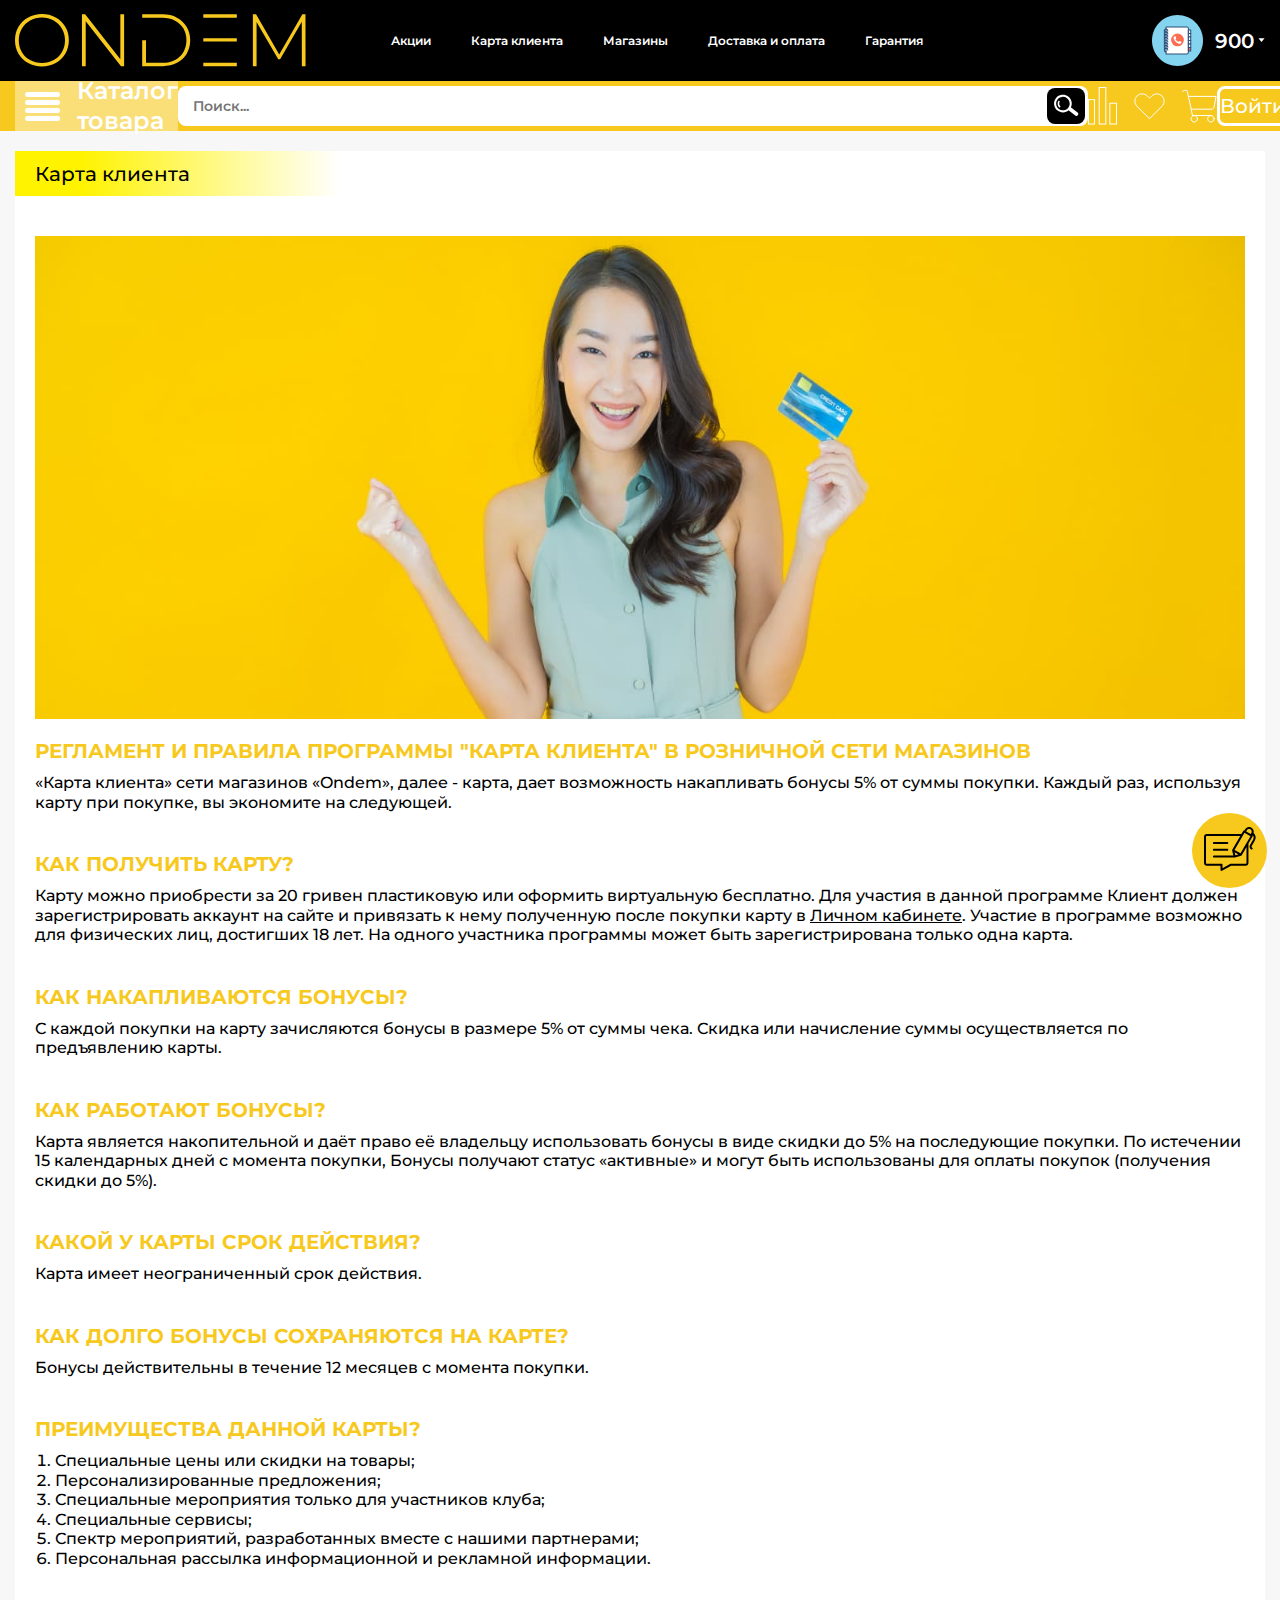
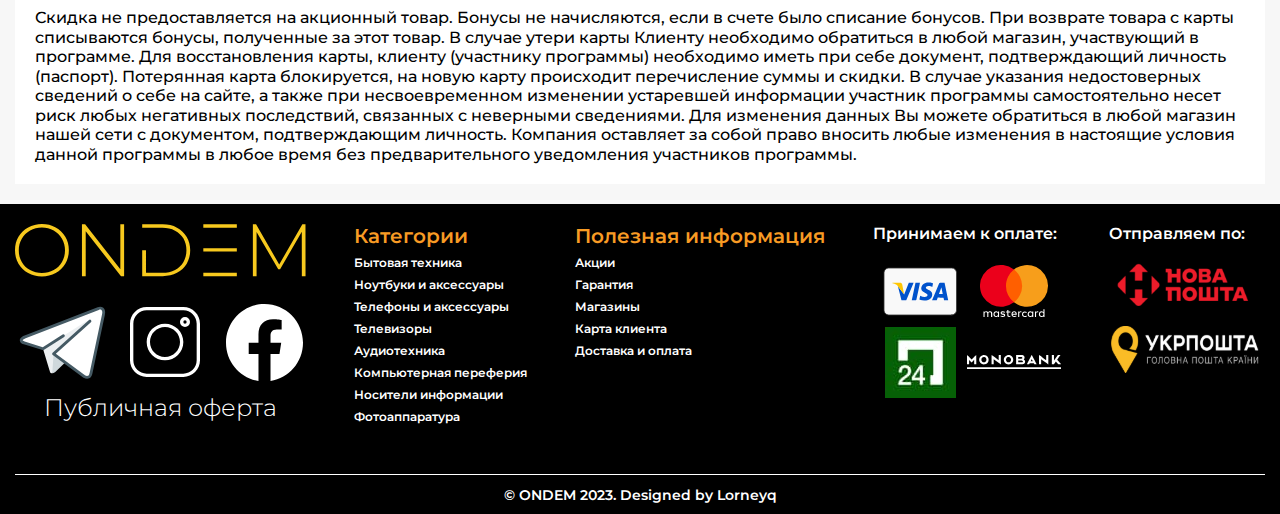
<file: karta-klienta.html>
<!DOCTYPE html>
<html lang="ru">
  <head>
    <meta charset="UTF-8">
    <meta http-equiv="X-UA-Compatible" content="IE=edge">
    <meta name="viewport" content="width=device-width, initial-scale=1.0">
    <title>Карта клиента | Ondem</title>
    <link rel="stylesheet" href="./css/style.min.css"><link rel="apple-touch-icon" sizes="180x180" href="./images/icons/favicon/apple-touch-icon.png">
<link rel="icon" type="image/png" sizes="32x32" href="./images/icons/favicon/favicon-32x32.png">
<link rel="icon" type="image/png" sizes="16x16" href="./images/icons/favicon/favicon-16x16.png">
<link rel="manifest" href="./images/icons/favicon/site.webmanifest">
<link rel="mask-icon" href="./images/icons/favicon/safari-pinned-tab.svg" color="#5bbad5">
<meta name="msapplication-TileColor" content="#da532c">
<meta name="theme-color" content="#ffffff">
  </head>
  <body>
    <div class="wrapper"> 
      <header class="header">
        <div class="header__top">
          <div class="container">
            <div class="header__top-inner"><a href="./"><img class="logo" src="./images/logo.svg" alt="Logo"></a>
              <nav class="menu">
                <ul class="menu__list">  
                  <li class="menu__list-item"> <a href="#">Акции</a></li>
                  <li class="menu__list-item"><a href="./karta-klienta.html">Карта клиента</a></li>
                  <li class="menu__list-item"><a href="#">Магазины</a></li>
                  <li class="menu__list-item"><a href="./delivery-and-payment.html">Доставка и оплата</a></li>
                  <li class="menu__list-item"><a href="./warranty.html">Гарантия</a></li>
                </ul>
              </nav>
              <div class="header__dropdown"><a class="header__contacts" href="tel:900"><img src="./images/icons/contacts-ico.svg" alt="Contacts">900</a>
                <div class="header__dropdown-content">
                  <h1 class="header__dropdown-title">Контактные данные</h1>
                  <div class="header__dropdown-tel">
                    <p>Телефоные номера интернет-магазина</p>
                    <div class="header__dropdown-tel-container"><a href="tel:900">900<img src="./images/icons/tel.svg" alt="tel"></a><a href="tel:380998807766">+380 99 88 077 66<img src="./images/icons/tel.svg" alt="tel"></a><a href="tel:380998807766">+380 99 88 077 66<img src="./images/icons/tel.svg" alt="tel"></a></div>
                  </div>
                  <div class="header__dropdown-social m-t-15">   <a href="#"><img src="./images/icons/header-telegram.svg" alt="Telegram" title="Мы в Telegram"></a><a href="#"><img src="./images/icons/header-instagram.svg" alt="Instagram" title="Мы в Instagram"></a><a href="#"><img src="./images/icons/header-facebook.svg" alt="Facebook" title="Мы в Facebook"></a></div>
                  <div class="header__dropdown-email m-t-15 m-b-10">
                    <p>Почта интернет-магазина</p><a href="mailto:online@ondem.com">online@ondem.com</a>
                  </div>
                  <p>Работаем с 9:00 до 22:00</p>
                </div>
              </div>
            </div>
          </div>
        </div>
        <div class="header__bottom">
          <div class="container">
            <div class="header__bottom-inner"><a class="header__catalog" href="./catalog">Каталог товара
                <div class="header__catalog-btn"><span> </span><span> </span><span> </span><span></span></div>
                <ul class="catalog-menu__list"> 
                  <li class="catalog-menu__list-item"><a href="#">Бытовая техника
                      <div class="catalog-menu__icon"><svg width="25" height="23" viewBox="0 0 25 23" fill="none" xmlns="http://www.w3.org/2000/svg">
<path d="M5.98202 22.0152C6.36171 22.2209 6.73612 22.242 7.15273 22.242C7.56405 22.242 7.97538 22.242 8.38671 22.242C9.82109 22.242 11.2555 22.242 12.6898 22.242C15.8223 22.242 18.9547 22.242 22.0871 22.242C22.8781 22.242 23.917 22.4002 24.5656 21.8517C25.3303 21.2031 25.151 20.0799 25.151 19.1834C25.151 16.014 25.151 12.8447 25.151 9.67538C25.151 7.6451 25.151 5.61483 25.151 3.58456C25.151 2.89901 25.267 2.0869 24.8609 1.491C24.5023 0.963657 23.9275 0.76854 23.3158 0.76854C22.3666 0.76854 21.4174 0.76854 20.4734 0.76854C17.1723 0.76854 13.8711 0.76854 10.5699 0.76854C9.46249 0.76854 8.35507 0.76854 7.24765 0.76854C6.98925 0.76854 6.7414 0.763267 6.483 0.800181C5.85546 0.889829 5.35976 1.43827 5.20155 2.02889C5.133 2.28202 5.15409 2.56151 5.15409 2.81991C5.15409 5.3037 5.15409 7.78221 5.15409 10.266C5.15409 10.2713 5.15409 10.2765 5.15409 10.2765C5.15409 10.7881 5.94511 10.7881 5.94511 10.2765C5.94511 7.84549 5.94511 5.40917 5.94511 2.97811C5.94511 2.76717 5.93983 2.56151 5.94511 2.35057C5.95566 1.9076 6.3828 1.55956 6.80995 1.55956C7.01034 1.55956 7.20546 1.55956 7.40585 1.55956C8.58183 1.55956 9.7578 1.55956 10.9338 1.55956C14.2191 1.55956 17.5098 1.55956 20.7951 1.55956C21.66 1.55956 22.5301 1.55956 23.3949 1.55956C23.9381 1.55956 24.3494 1.91288 24.3494 2.47713C24.3494 3.18905 24.3494 3.90624 24.3494 4.61815C24.3494 6.6326 24.3494 8.64178 24.3494 10.6562C24.3494 13.6937 24.3494 16.7312 24.3494 19.7687C24.3494 20.0324 24.3494 20.3014 24.3494 20.565C24.3494 21.0976 23.9381 21.4562 23.4266 21.4562C22.6039 21.4562 21.776 21.4562 20.9533 21.4562C17.6732 21.4562 14.3984 21.4562 11.1184 21.4562C10.0637 21.4562 9.00898 21.4562 7.95429 21.4562C7.65898 21.4562 7.36366 21.4562 7.06835 21.4562C6.8205 21.4562 6.60429 21.4615 6.37753 21.3402C5.93456 21.0871 5.53378 21.7726 5.98202 22.0152Z" fill="black"/>
<path d="M20.89 13.7096C20.8742 16.0299 19.4557 18.1709 17.2883 19.0357C15.084 19.9164 12.5422 19.3152 10.9285 17.5908C9.32539 15.877 8.97207 13.2508 10.0109 11.1572C11.0604 9.0373 13.3279 7.81387 15.6641 7.99316C18.6066 8.21992 20.8742 10.8039 20.89 13.7096C20.8953 14.2211 21.6863 14.2211 21.6811 13.7096C21.6652 11.2891 20.31 9.04258 18.1637 7.91934C16.0016 6.78555 13.291 6.99648 11.3188 8.43086C9.32012 9.88633 8.34981 12.3332 8.7084 14.7643C9.06172 17.1373 10.823 19.1201 13.0643 19.9006C15.0365 20.5861 17.2988 20.217 18.9811 18.9936C20.6686 17.7648 21.6652 15.7926 21.6758 13.7096C21.6863 13.198 20.8953 13.198 20.89 13.7096Z" fill="#F7C91E"/>
<path d="M19.2342 13.7096C19.2236 14.8697 18.7438 15.9455 17.8895 16.7313C17.0352 17.5223 15.8645 17.865 14.7201 17.7596C12.3471 17.5486 10.6965 15.165 11.1658 12.8764C11.5877 10.8197 13.5389 9.46973 15.5955 9.6543C17.6521 9.83887 19.2131 11.6793 19.2342 13.7096C19.2395 14.2211 20.0305 14.2211 20.0252 13.7096C20.0041 11.1941 18.0846 9.12696 15.5955 8.86328C13.1381 8.60488 10.8283 10.4031 10.3748 12.8078C9.91074 15.2705 11.4453 17.7016 13.8395 18.3977C16.26 19.099 18.7965 17.7279 19.7088 15.4287C19.925 14.8855 20.0146 14.2949 20.0199 13.7148C20.0252 13.198 19.2342 13.198 19.2342 13.7096Z" fill="#F7C91E"/>
<path d="M5.55486 5.96814C7.49548 5.96814 9.43611 5.96814 11.3767 5.96814C14.699 5.96814 18.016 5.96814 21.3383 5.96814C22.4773 5.96814 23.6164 5.96814 24.7502 5.96814C25.2617 5.96814 25.2617 5.17712 24.7502 5.17712C22.8095 5.17712 20.8689 5.17712 18.9283 5.17712C15.606 5.17712 12.289 5.17712 8.96677 5.17712C7.82771 5.17712 6.68865 5.17712 5.55486 5.17712C5.04861 5.17712 5.04861 5.96814 5.55486 5.96814Z" fill="black"/>
<path d="M8.95625 3.36306C8.93516 3.81657 8.28125 3.81657 8.26016 3.36306C8.23379 2.90954 8.93516 2.91482 8.95625 3.36306C8.98262 3.86931 9.77364 3.87458 9.74727 3.36306C9.71563 2.7197 9.24629 2.25564 8.60821 2.224C7.97012 2.19236 7.49551 2.76716 7.46914 3.36306C7.4375 4.00114 8.01231 4.47575 8.60821 4.50212C9.24629 4.53376 9.7209 3.95896 9.74727 3.36306C9.76836 2.85154 8.97735 2.85681 8.95625 3.36306Z" fill="#F7C91E"/>
<path d="M11.8566 3.36306C11.8356 3.81657 11.1816 3.81657 11.1606 3.36306C11.1395 2.90954 11.8356 2.91482 11.8566 3.36306C11.883 3.86931 12.674 3.87458 12.6477 3.36306C12.616 2.7197 12.1467 2.25564 11.5086 2.224C10.8705 2.19236 10.3959 2.76716 10.3695 3.36306C10.3379 4.00114 10.9127 4.47575 11.5086 4.50212C12.1467 4.53376 12.6213 3.95896 12.6477 3.36306C12.674 2.85154 11.883 2.85681 11.8566 3.36306Z" fill="#F7C91E"/>
<path d="M14.7623 3.36306C14.7412 3.81657 14.0873 3.81657 14.0662 3.36306C14.0398 2.90954 14.7412 2.91482 14.7623 3.36306C14.7887 3.86931 15.5797 3.87458 15.5533 3.36306C15.5217 2.7197 15.0523 2.25564 14.4142 2.224C13.7761 2.19236 13.3015 2.76716 13.2752 3.36306C13.2435 4.00114 13.8183 4.47575 14.4142 4.50212C15.0523 4.53376 15.5269 3.95896 15.5533 3.36306C15.5744 2.85154 14.7834 2.85681 14.7623 3.36306Z" fill="#F7C91E"/>
<path d="M7.55878 12.5916C5.133 12.5916 2.70722 12.5916 0.281435 12.5916C0.270888 12.5916 0.255068 12.5916 0.244521 12.5916C0.0441304 12.5916 -0.166807 12.7709 -0.150987 12.9871C0.0546773 15.4656 0.265615 17.9388 0.471279 20.4174C0.55038 21.3877 1.16737 22.1049 2.14823 22.2314C2.35917 22.2578 2.58593 22.2367 2.79686 22.2367C3.19765 22.2367 3.6037 22.2367 4.00448 22.2367C4.63729 22.2367 5.34394 22.3211 5.9662 22.1787C6.58847 22.0363 7.0578 21.5195 7.25292 20.9289C7.31093 20.7443 7.32147 20.5492 7.33729 20.3541C7.54296 17.8967 7.74862 15.4445 7.95429 12.9871C7.99647 12.4808 7.20546 12.4808 7.16327 12.9871C6.95761 15.4656 6.74667 17.9388 6.54101 20.4174C6.48827 21.0502 6.02948 21.4457 5.40194 21.4457C4.66894 21.4457 3.93065 21.4457 3.19765 21.4457C2.52792 21.4457 1.76854 21.5722 1.38358 20.8814C1.20429 20.565 1.2412 20.0693 1.20956 19.7213C1.01972 17.4748 0.829873 15.2283 0.645302 12.9818C0.513466 13.1137 0.38163 13.2455 0.249794 13.3773C2.67558 13.3773 5.10136 13.3773 7.52714 13.3773C7.53768 13.3773 7.5535 13.3773 7.56405 13.3773C8.0703 13.3826 8.0703 12.5916 7.55878 12.5916Z" fill="black"/>
<path d="M6.5199 12.5916C5.22791 12.5916 3.93065 12.5916 2.63865 12.5916C2.18514 12.5916 1.73162 12.5916 1.27811 12.5916C1.09881 12.5916 1.13572 12.3596 1.13572 12.2435C1.13572 12.1275 1.09881 11.8955 1.27811 11.8955C1.41522 11.8955 1.5576 11.8955 1.69471 11.8955C2.84959 11.8955 4.00447 11.8955 5.15936 11.8955C5.57596 11.8955 5.99256 11.8955 6.40916 11.8955C6.50936 11.8955 6.61483 11.8797 6.65701 12.001C6.68865 12.1012 6.66229 12.2435 6.66229 12.349C6.66229 12.4545 6.66756 12.581 6.5199 12.5916C6.01365 12.6232 6.00838 13.4142 6.5199 13.3826C6.86795 13.3615 7.13162 13.2086 7.32674 12.9185C7.46912 12.7076 7.4533 12.4334 7.4533 12.1908C7.4533 11.6318 7.14217 11.1045 6.5199 11.1045C6.03475 11.1045 5.55486 11.1045 5.06971 11.1045C4.23123 11.1045 3.38748 11.1045 2.54901 11.1045C2.23787 11.1045 1.92674 11.1045 1.61561 11.1045C1.44686 11.1045 1.26756 11.0887 1.10408 11.1256C-0.00861192 11.3523 0.0968568 13.3879 1.28865 13.3879C1.76854 13.3879 2.25369 13.3879 2.73358 13.3879C3.99393 13.3879 5.25955 13.3879 6.5199 13.3879C7.03143 13.3826 7.03143 12.5916 6.5199 12.5916Z" fill="black"/>
<path d="M5.97675 11.1045C4.68476 11.1045 3.39804 11.1045 2.10605 11.1045C1.97421 11.1045 1.69472 11.1572 1.6789 10.9621C1.66308 10.7037 1.758 10.6615 1.97948 10.6615C2.69667 10.6615 3.41386 10.6615 4.13105 10.6615C4.64784 10.6615 5.16991 10.6615 5.68671 10.6615C5.78163 10.6615 5.87655 10.6615 5.97148 10.6615C6.18241 10.6615 6.18241 11.0886 5.97675 11.1045C5.4705 11.1361 5.46523 11.9271 5.97675 11.8955C6.6412 11.8533 7.02089 11.2627 6.88905 10.6246C6.79413 10.15 6.37753 9.87048 5.90819 9.87048C5.24901 9.87048 4.58456 9.87048 3.92538 9.87048C3.25038 9.87048 2.58066 9.87048 1.90566 9.87048C1.44159 9.87048 1.07773 10.1078 0.924796 10.556C0.724405 11.1361 1.11991 11.848 1.75273 11.8902C2.45409 11.9377 3.17128 11.8955 3.87792 11.8955C4.57929 11.8955 5.28065 11.8955 5.98202 11.8955C6.48827 11.8955 6.48827 11.1045 5.97675 11.1045Z" fill="black"/>
</svg>
                      </div></a>
                    <div class="catalog-menu__submenu"> 
                      <ul class="catalog-menu__submenu-list"> 
                        <li class="catalog-menu__submenu-list-item"><a href="#">
                            <div class="catalog-menu__submenu-bg"></div>
                            <h4>Смартфоны</h4><img src="./images/catalog/preview/telefony-i-aksessuary.png" alt="Смартфоны"></a></li>
                        <li class="catalog-menu__submenu-list-item"><a href="#">
                            <div class="catalog-menu__submenu-bg"></div>
                            <h4>Смартфоны</h4><img src="./images/catalog/preview/telefony-i-aksessuary.png" alt="Смартфоны"></a></li>
                        <li class="catalog-menu__submenu-list-item"><a href="#">
                            <div class="catalog-menu__submenu-bg"></div>
                            <h4>Смартфоны</h4><img src="./images/catalog/preview/telefony-i-aksessuary.png" alt="Смартфоны"></a></li>
                        <li class="catalog-menu__submenu-list-item"><a href="#">
                            <div class="catalog-menu__submenu-bg"></div>
                            <h4>Смартфоны</h4><img src="./images/catalog/preview/telefony-i-aksessuary.png" alt="Смартфоны"></a></li>
                        <li class="catalog-menu__submenu-list-item"><a href="#">
                            <div class="catalog-menu__submenu-bg"></div>
                            <h4>Смартфоны</h4><img src="./images/catalog/preview/telefony-i-aksessuary.png" alt="Смартфоны"></a></li>
                        <li class="catalog-menu__submenu-list-item"><a href="#">
                            <div class="catalog-menu__submenu-bg"></div>
                            <h4>Смартфоны</h4><img src="./images/catalog/preview/telefony-i-aksessuary.png" alt="Смартфоны"></a></li>
                        <li class="catalog-menu__submenu-list-item"><a href="#">
                            <div class="catalog-menu__submenu-bg"></div>
                            <h4>Смартфоны</h4><img src="./images/catalog/preview/telefony-i-aksessuary.png" alt="Смартфоны"></a></li>
                        <li class="catalog-menu__submenu-list-item"><a href="#">
                            <div class="catalog-menu__submenu-bg"></div>
                            <h4>Смартфоны</h4><img src="./images/catalog/preview/telefony-i-aksessuary.png" alt="Смартфоны"></a></li>
                        <li class="catalog-menu__submenu-list-item"><a href="#">
                            <div class="catalog-menu__submenu-bg"></div>
                            <h4>Смартфоны</h4><img src="./images/catalog/preview/telefony-i-aksessuary.png" alt="Смартфоны"></a></li>
                        <li class="catalog-menu__submenu-list-item"><a href="#">
                            <div class="catalog-menu__submenu-bg"></div>
                            <h4>Смартфоны</h4><img src="./images/catalog/preview/telefony-i-aksessuary.png" alt="Смартфоны"></a></li>
                        <li class="catalog-menu__submenu-list-item"><a href="#">
                            <div class="catalog-menu__submenu-bg"></div>
                            <h4>Смартфоны</h4><img src="./images/catalog/preview/telefony-i-aksessuary.png" alt="Смартфоны"></a></li>
                        <li class="catalog-menu__submenu-list-item"><a href="#">
                            <div class="catalog-menu__submenu-bg"></div>
                            <h4>Смартфоны</h4><img src="./images/catalog/preview/telefony-i-aksessuary.png" alt="Смартфоны"></a></li>
                        <li class="catalog-menu__submenu-list-item"><a href="#">
                            <div class="catalog-menu__submenu-bg"></div>
                            <h4>Смартфоны</h4><img src="./images/catalog/preview/telefony-i-aksessuary.png" alt="Смартфоны"></a></li>
                      </ul>
                    </div>
                  </li>
                  <li class="catalog-menu__list-item"><a href="#">Ноутбуки и аксессуары
                      <div class="catalog-menu__icon"><svg width="26" height="18" viewBox="0 0 26 18" fill="none" xmlns="http://www.w3.org/2000/svg">
<path d="M13.8738 1.59799H13.0931V0.798997H13.8738V1.59799ZM14.6546 9.77516e-06H12.3123V2.39697H14.6546V9.77516e-06Z" fill="#F7C91E"/>
<path d="M15.8257 15.1808V15.5803H11.1412V15.1808H10.3605V15.78C10.3605 16.1104 10.6232 16.3793 10.9461 16.3793H16.0209C16.3437 16.3793 16.6064 16.1104 16.6064 15.78V15.1808H15.8257Z" fill="#F7C91E"/>
<path d="M12.7027 7.59039H6.45676V3.99495C6.45676 3.77523 6.63242 3.59545 6.84713 3.59545H12.3123C12.527 3.59545 12.7027 3.77523 12.7027 3.99495V7.59039Z" fill="#E0E0E0"/>
<path d="M20.5102 7.59039H14.2642V3.99495C14.2642 3.77523 14.4399 3.59545 14.6546 3.59545H20.1198C20.3345 3.59545 20.5102 3.77523 20.5102 3.99495V7.59039Z" fill="#E0E0E0"/>
<path d="M16.2161 15.1808V15.78C16.2161 15.8899 16.1282 15.9798 16.0209 15.9798H10.946C10.8387 15.9798 10.7509 15.8899 10.7509 15.78V15.1808" fill="#F7C91E"/>
<path d="M4.5049 16.7787H1.38193V15.9798H4.5049V16.7787Z" fill="#262626"/>
<path d="M25.5849 16.7787H22.462V15.9798H25.5849V16.7787Z" fill="#262626"/>
<path d="M24.0235 15.1808H23.2427V1.99749C23.2427 1.33653 22.7175 0.799009 22.0716 0.799009H4.89528C4.24941 0.799009 3.72416 1.33653 3.72416 1.99749V15.1808H2.94342V1.99749C2.94342 0.896086 3.81902 2.09808e-05 4.89528 2.09808e-05H22.0716C23.1479 2.09808e-05 24.0235 0.896086 24.0235 1.99749V15.1808Z" fill="#262626"/>
<path d="M1.77232 15.5803V16.3793C1.77232 16.8199 2.12248 17.1782 2.55306 17.1782H24.4139C24.8444 17.1782 25.1946 16.8199 25.1946 16.3793V15.5803H1.77232ZM24.4139 17.9772H2.55306C1.6921 17.9772 0.991577 17.2603 0.991577 16.3793V15.5803C0.991577 15.1396 1.34174 14.7813 1.77232 14.7813H25.1946C25.6252 14.7813 25.9754 15.1396 25.9754 15.5803V16.3793C25.9754 17.2603 25.2748 17.9772 24.4139 17.9772Z" fill="#262626"/>
<path d="M5.28566 13.1833H21.6813V2.79647C21.6813 2.57615 21.5062 2.39698 21.2909 2.39698H5.67603C5.46074 2.39698 5.28566 2.57615 5.28566 2.79647V13.1833ZM22.462 13.9823H4.50491V2.79647C4.50491 2.13551 5.03016 1.59799 5.67603 1.59799H21.2909C21.9368 1.59799 22.462 2.13551 22.462 2.79647V13.9823Z" fill="#262626"/>
<path d="M12.7027 9.18835H6.45676V8.38937H12.7027V9.18835Z" fill="#262626"/>
<path d="M11.5316 10.7863H7.62787V9.98736H11.5316V10.7863Z" fill="#262626"/>
<path d="M20.5102 9.18835H14.2642V8.38937H20.5102V9.18835Z" fill="#262626"/>
<path d="M19.339 10.7863H15.4353V9.98736H19.339V10.7863Z" fill="#262626"/>
</svg>
                      </div></a>
                    <div class="catalog-menu__submenu"> 
                      <ul class="catalog-menu__submenu-list"> 
                        <li class="catalog-menu__submenu-list-item"><a href="#">
                            <div class="catalog-menu__submenu-bg"></div>
                            <h4>Смартфоны</h4><img src="./images/catalog/preview/telefony-i-aksessuary.png" alt="Смартфоны"></a></li>
                        <li class="catalog-menu__submenu-list-item"><a href="#">
                            <div class="catalog-menu__submenu-bg"></div>
                            <h4>Смартфоны</h4><img src="./images/catalog/preview/telefony-i-aksessuary.png" alt="Смартфоны"></a></li>
                        <li class="catalog-menu__submenu-list-item"><a href="#">
                            <div class="catalog-menu__submenu-bg"></div>
                            <h4>Смартфоны</h4><img src="./images/catalog/preview/telefony-i-aksessuary.png" alt="Смартфоны"></a></li>
                        <li class="catalog-menu__submenu-list-item"><a href="#">
                            <div class="catalog-menu__submenu-bg"></div>
                            <h4>Смартфоны</h4><img src="./images/catalog/preview/telefony-i-aksessuary.png" alt="Смартфоны"></a></li>
                        <li class="catalog-menu__submenu-list-item"><a href="#">
                            <div class="catalog-menu__submenu-bg"></div>
                            <h4>Смартфоны</h4><img src="./images/catalog/preview/telefony-i-aksessuary.png" alt="Смартфоны"></a></li>
                      </ul>
                    </div>
                  </li>
                  <li class="catalog-menu__list-item"><a href="#">Смартфоны
                      <div class="catalog-menu__icon"><svg width="13" height="23" viewBox="0 0 13 23" fill="none" xmlns="http://www.w3.org/2000/svg">
<path d="M2.50339 3.11078H10.5489V18.3292H2.50339V3.11078Z" stroke="#231F20" stroke-miterlimit="10" stroke-linecap="round" stroke-linejoin="round"/>
<path d="M2.49496 1H10.5574C11.3907 1 12.0653 1.675 12.0653 2.50891V20.3894C12.0653 21.2233 11.3907 21.8983 10.5574 21.8983H2.49496C1.66159 21.8983 0.98703 21.2233 0.98703 20.3894V2.51031C0.98703 1.67641 1.66159 1 2.49496 1Z" stroke="#231F20" stroke-miterlimit="10" stroke-linecap="round" stroke-linejoin="round"/>
<path d="M9.2729 20.997H3.62485" stroke="#F7C91E" stroke-miterlimit="10" stroke-linecap="round" stroke-linejoin="round"/>
</svg>
                      </div></a>
                    <div class="catalog-menu__submenu"> 
                      <ul class="catalog-menu__submenu-list"> 
                        <li class="catalog-menu__submenu-list-item"><a href="#">
                            <div class="catalog-menu__submenu-bg"></div>
                            <h4>Смартфоны</h4><img src="./images/catalog/preview/telefony-i-aksessuary.png" alt="Смартфоны"></a></li>
                        <li class="catalog-menu__submenu-list-item"><a href="#">
                            <div class="catalog-menu__submenu-bg"></div>
                            <h4>Смартфоны</h4><img src="./images/catalog/preview/telefony-i-aksessuary.png" alt="Смартфоны"></a></li>
                        <li class="catalog-menu__submenu-list-item"><a href="#">
                            <div class="catalog-menu__submenu-bg"></div>
                            <h4>Смартфоны</h4><img src="./images/catalog/preview/telefony-i-aksessuary.png" alt="Смартфоны"></a></li>
                        <li class="catalog-menu__submenu-list-item"><a href="#">
                            <div class="catalog-menu__submenu-bg"></div>
                            <h4>Смартфоны</h4><img src="./images/catalog/preview/telefony-i-aksessuary.png" alt="Смартфоны"></a></li>
                        <li class="catalog-menu__submenu-list-item"><a href="#">
                            <div class="catalog-menu__submenu-bg"></div>
                            <h4>Смартфоны</h4><img src="./images/catalog/preview/telefony-i-aksessuary.png" alt="Смартфоны"></a></li>
                        <li class="catalog-menu__submenu-list-item"><a href="#">
                            <div class="catalog-menu__submenu-bg"></div>
                            <h4>Смартфоны</h4><img src="./images/catalog/preview/telefony-i-aksessuary.png" alt="Смартфоны"></a></li>
                        <li class="catalog-menu__submenu-list-item"><a href="#">
                            <div class="catalog-menu__submenu-bg"></div>
                            <h4>Смартфоны</h4><img src="./images/catalog/preview/telefony-i-aksessuary.png" alt="Смартфоны"></a></li>
                      </ul>
                    </div>
                  </li>
                  <li class="catalog-menu__list-item"><a href="#">Телевизоры
                      <div class="catalog-menu__icon"><svg width="27" height="19" viewBox="0 0 28 19" fill="none" xmlns="http://www.w3.org/2000/svg">
<path d="M6.98767 16.375H14.4828V18.125H10.3188V19H19.4796V18.125H15.3156V16.375H21.9779V5H6.98767V16.375ZM7.82046 5.875H21.1451V15.5H7.82046V5.875Z" fill="black"/>
<path d="M0.991577 19H5.98833V0H0.991577V19ZM1.82437 0.863636H5.15554V18.1364H1.82437V0.863636Z" fill="black"/>
<path d="M22.9773 0V19H27.9741V0H22.9773ZM27.1413 18.1364H23.8101V0.863636H27.1413V18.1364Z" fill="black"/>
<path d="M3.49026 3C3.76641 3 3.99026 2.77614 3.99026 2.5C3.99026 2.22386 3.76641 2 3.49026 2C3.21412 2 2.99026 2.22386 2.99026 2.5C2.99026 2.77614 3.21412 3 3.49026 3Z" fill="#F7C91E"/>
<path d="M3.49026 6C3.76641 6 3.99026 5.77614 3.99026 5.5C3.99026 5.22386 3.76641 5 3.49026 5C3.21412 5 2.99026 5.22386 2.99026 5.5C2.99026 5.77614 3.21412 6 3.49026 6Z" fill="#F7C91E"/>
<path d="M3.49026 9C3.76641 9 3.99026 8.77614 3.99026 8.5C3.99026 8.22386 3.76641 8 3.49026 8C3.21412 8 2.99026 8.22386 2.99026 8.5C2.99026 8.77614 3.21412 9 3.49026 9Z" fill="#F7C91E"/>
<path d="M25.476 3C25.7521 3 25.976 2.77614 25.976 2.5C25.976 2.22386 25.7521 2 25.476 2C25.1998 2 24.976 2.22386 24.976 2.5C24.976 2.77614 25.1998 3 25.476 3Z" fill="#F7C91E"/>
<path d="M25.476 6C25.7521 6 25.976 5.77614 25.976 5.5C25.976 5.22386 25.7521 5 25.476 5C25.1998 5 24.976 5.22386 24.976 5.5C24.976 5.77614 25.1998 6 25.476 6Z" fill="#F7C91E"/>
<path d="M25.476 9C25.7521 9 25.976 8.77614 25.976 8.5C25.976 8.22386 25.7521 8 25.476 8C25.1998 8 24.976 8.22386 24.976 8.5C24.976 8.77614 25.1998 9 25.476 9Z" fill="#F7C91E"/>
</svg>
                      </div></a>
                    <div class="catalog-menu__submenu"> 
                      <ul class="catalog-menu__submenu-list"> 
                        <li class="catalog-menu__submenu-list-item"><a href="#">
                            <div class="catalog-menu__submenu-bg"></div>
                            <h4>Смартфоны</h4><img src="./images/catalog/preview/telefony-i-aksessuary.png" alt="Смартфоны"></a></li>
                        <li class="catalog-menu__submenu-list-item"><a href="#">
                            <div class="catalog-menu__submenu-bg"></div>
                            <h4>Смартфоны</h4><img src="./images/catalog/preview/telefony-i-aksessuary.png" alt="Смартфоны"></a></li>
                        <li class="catalog-menu__submenu-list-item"><a href="#">
                            <div class="catalog-menu__submenu-bg"></div>
                            <h4>Смартфоны</h4><img src="./images/catalog/preview/telefony-i-aksessuary.png" alt="Смартфоны"></a></li>
                      </ul>
                    </div>
                  </li>
                  <li class="catalog-menu__list-item"><a class="audiotechnica" href="#">Аудиотехника
                      <div class="catalog-menu__icon"><svg width="23" height="22" viewBox="0 0 23 22" fill="none" xmlns="http://www.w3.org/2000/svg">
<path d="M22.9715 11.4233C22.9336 8.76856 21.9436 6.21596 20.182 4.23109L20.7737 3.61341L20.4356 3.31726C18.1497 1.16327 15.1218 -0.0248548 11.9825 0.000394337C8.8432 -0.0248548 5.81522 1.16327 3.52936 3.31726L3.19124 3.60495L3.78296 4.23109C2.02139 6.21596 1.03135 8.76856 0.993428 11.4233C0.958453 12.6227 1.16495 13.8168 1.60062 14.9347C2.03629 16.0526 2.69222 17.0712 3.52936 17.9301V20.3077H5.21999C5.21999 20.7565 5.39811 21.187 5.71516 21.5043C6.03222 21.8217 6.46223 22 6.91061 22C7.35899 22 7.78901 21.8217 8.10606 21.5043C8.42312 21.187 8.60124 20.7565 8.60124 20.3077V13.5386C8.60124 13.0898 8.42312 12.6594 8.10606 12.342C7.78901 12.0246 7.35899 11.8463 6.91061 11.8463C6.46223 11.8463 6.03222 12.0246 5.71516 12.342C5.39811 12.6594 5.21999 13.0898 5.21999 13.5386H3.52936V16.6439C2.38405 15.1495 1.78712 13.3061 1.83874 11.4233C1.87076 8.99607 2.77042 6.66066 4.37468 4.84031L4.94104 5.44107L5.21999 5.14492C7.04221 3.4169 9.47305 2.48011 11.9825 2.53881C14.4919 2.48011 16.9228 3.4169 18.745 5.14492L19.0493 5.44107L19.5903 4.84031C21.1945 6.66066 22.0942 8.99607 22.1262 11.4233C22.1778 13.3061 21.5809 15.1495 20.4356 16.6439V13.5386H18.745C18.745 13.0898 18.5669 12.6594 18.2498 12.342C17.9328 12.0246 17.5027 11.8463 17.0544 11.8463C16.606 11.8463 16.176 12.0246 15.8589 12.342C15.5419 12.6594 15.3637 13.0898 15.3637 13.5386V20.3077C15.3637 20.7565 15.5419 21.187 15.8589 21.5043C16.176 21.8217 16.606 22 17.0544 22C17.5027 22 17.9328 21.8217 18.2498 21.5043C18.5669 21.187 18.745 20.7565 18.745 20.3077H20.4356V17.9301C21.2727 17.0712 21.9287 16.0526 22.3644 14.9347C22.8 13.8168 23.0065 12.6227 22.9715 11.4233ZM6.91061 12.6925C7.1348 12.6925 7.34981 12.7816 7.50834 12.9403C7.66687 13.099 7.75593 13.3142 7.75593 13.5386V20.3077C7.75593 20.5321 7.66687 20.7474 7.50834 20.906C7.34981 21.0647 7.1348 21.1539 6.91061 21.1539C6.68642 21.1539 6.47141 21.0647 6.31289 20.906C6.15436 20.7474 6.0653 20.5321 6.0653 20.3077V13.5386C6.0653 13.3142 6.15436 13.099 6.31289 12.9403C6.47141 12.7816 6.68642 12.6925 6.91061 12.6925ZM4.37468 14.3848H5.21999V19.4616H4.37468V14.3848ZM18.9901 4.23109C17.0495 2.54445 14.552 1.63977 11.9825 1.69267C9.41297 1.63977 6.91548 2.54445 4.97485 4.23109L4.37468 3.63879C6.48277 1.80574 9.19029 0.812008 11.9825 0.846533C14.7747 0.812008 17.4822 1.80574 19.5903 3.63879L18.9901 4.23109ZM17.0544 21.1539C16.8302 21.1539 16.6152 21.0647 16.4566 20.906C16.2981 20.7474 16.209 20.5321 16.209 20.3077V13.5386C16.209 13.3142 16.2981 13.099 16.4566 12.9403C16.6152 12.7816 16.8302 12.6925 17.0544 12.6925C17.2785 12.6925 17.4936 12.7816 17.6521 12.9403C17.8106 13.099 17.8997 13.3142 17.8997 13.5386V20.3077C17.8997 20.5321 17.8106 20.7474 17.6521 20.906C17.4936 21.0647 17.2785 21.1539 17.0544 21.1539ZM19.5903 19.4616H18.745C18.745 17.479 18.745 16.3674 18.745 14.3848H19.5903C19.5903 16.3674 19.5903 17.479 19.5903 19.4616Z" fill="black"/>
<path d="M18.9901 4.23109C17.0495 2.54445 14.552 1.63977 11.9825 1.69267C9.41297 1.63977 6.91548 2.54445 4.97485 4.23109L4.37468 3.63879C6.48277 1.80574 9.19029 0.812008 11.9825 0.846533C14.7747 0.812008 17.4822 1.80574 19.5903 3.63879L18.9901 4.23109Z" fill="none"/>
<path d="M17.0544 21.1539C16.8302 21.1539 16.6152 21.0647 16.4566 20.906C16.2981 20.7474 16.209 20.5321 16.209 20.3077V13.5386C16.209 13.3142 16.2981 13.099 16.4566 12.9403C16.6152 12.7816 16.8302 12.6925 17.0544 12.6925C17.2785 12.6925 17.4936 12.7816 17.6521 12.9403C17.8106 13.099 17.8997 13.3142 17.8997 13.5386V20.3077C17.8997 20.5321 17.8106 20.7474 17.6521 20.906C17.4936 21.0647 17.2785 21.1539 17.0544 21.1539Z" fill="none"/>
<path d="M6.91061 12.6925C7.1348 12.6925 7.34981 12.7816 7.50834 12.9403C7.66687 13.099 7.75593 13.3142 7.75593 13.5386V20.3077C7.75593 20.5321 7.66687 20.7474 7.50834 20.906C7.34981 21.0647 7.1348 21.1539 6.91061 21.1539C6.68642 21.1539 6.47141 21.0647 6.31289 20.906C6.15436 20.7474 6.0653 20.5321 6.0653 20.3077V13.5386C6.0653 13.3142 6.15436 13.099 6.31289 12.9403C6.47141 12.7816 6.68642 12.6925 6.91061 12.6925Z" fill="none"/>
<path d="M19.5903 19.4616H18.745V14.3848H19.5903V19.4616Z" fill="none"/>
<path d="M4.37468 14.3848H5.21999V19.4616H4.37468V14.3848Z" fill="none"/>
</svg>
                      </div></a>
                    <div class="catalog-menu__submenu"> 
                      <ul class="catalog-menu__submenu-list"> 
                        <li class="catalog-menu__submenu-list-item"><a href="#">
                            <div class="catalog-menu__submenu-bg"></div>
                            <h4>Смартфоны</h4><img src="./images/catalog/preview/telefony-i-aksessuary.png" alt="Смартфоны"></a></li>
                        <li class="catalog-menu__submenu-list-item"><a href="#">
                            <div class="catalog-menu__submenu-bg"></div>
                            <h4>Смартфоны</h4><img src="./images/catalog/preview/telefony-i-aksessuary.png" alt="Смартфоны"></a></li>
                        <li class="catalog-menu__submenu-list-item"><a href="#">
                            <div class="catalog-menu__submenu-bg"></div>
                            <h4>Смартфоны</h4><img src="./images/catalog/preview/telefony-i-aksessuary.png" alt="Смартфоны"></a></li>
                        <li class="catalog-menu__submenu-list-item"><a href="#">
                            <div class="catalog-menu__submenu-bg"></div>
                            <h4>Смартфоны</h4><img src="./images/catalog/preview/telefony-i-aksessuary.png" alt="Смартфоны"></a></li>
                        <li class="catalog-menu__submenu-list-item"><a href="#">
                            <div class="catalog-menu__submenu-bg"></div>
                            <h4>Смартфоны</h4><img src="./images/catalog/preview/telefony-i-aksessuary.png" alt="Смартфоны"></a></li>
                        <li class="catalog-menu__submenu-list-item"><a href="#">
                            <div class="catalog-menu__submenu-bg"></div>
                            <h4>Смартфоны</h4><img src="./images/catalog/preview/telefony-i-aksessuary.png" alt="Смартфоны"></a></li>
                        <li class="catalog-menu__submenu-list-item"><a href="#">
                            <div class="catalog-menu__submenu-bg"></div>
                            <h4>Смартфоны</h4><img src="./images/catalog/preview/telefony-i-aksessuary.png" alt="Смартфоны"></a></li>
                        <li class="catalog-menu__submenu-list-item"><a href="#">
                            <div class="catalog-menu__submenu-bg"></div>
                            <h4>Смартфоны</h4><img src="./images/catalog/preview/telefony-i-aksessuary.png" alt="Смартфоны"></a></li>
                      </ul>
                    </div>
                  </li>
                  <li class="catalog-menu__list-item"><a href="#">Компьютерная переферия
                      <div class="catalog-menu__icon"><svg width="28" height="19" viewBox="0 0 28 19" fill="none" xmlns="http://www.w3.org/2000/svg">
<path d="M26.7099 7.59375H2.25702C1.92157 7.59375 1.59987 7.72709 1.36267 7.96444C1.12547 8.20179 0.992218 8.52371 0.992218 8.85938L0.992218 17.2969C0.992218 17.6325 1.12547 17.9545 1.36267 18.1918C1.59987 18.4292 1.92157 18.5625 2.25702 18.5625H26.7099C27.0453 18.5625 27.367 18.4292 27.6042 18.1918C27.8414 17.9545 27.9747 17.6325 27.9747 17.2969V8.85938C27.9747 8.52371 27.8414 8.20179 27.6042 7.96444C27.367 7.72709 27.0453 7.59375 26.7099 7.59375ZM27.1315 17.2969C27.1315 17.4088 27.0871 17.5161 27.008 17.5952C26.9289 17.6743 26.8217 17.7188 26.7099 17.7188H2.25702C2.14521 17.7188 2.03797 17.6743 1.9589 17.5952C1.87984 17.5161 1.83542 17.4088 1.83542 17.2969V8.85938C1.83542 8.74749 1.87984 8.64018 1.9589 8.56106C2.03797 8.48195 2.14521 8.4375 2.25702 8.4375H26.7099C26.8217 8.4375 26.9289 8.48195 27.008 8.56106C27.0871 8.64018 27.1315 8.74749 27.1315 8.85938V17.2969Z" fill="black"/>
<path d="M20.3859 14.3438H19.5427V15.1875H21.2291V12.6562H20.3859V14.3438Z" fill="black"/>
<path d="M21.2291 16.0312H18.6995V16.875H21.2291V16.0312Z" fill="black"/>
<path d="M19.5427 12.6562H4.36502V13.5H19.5427V12.6562Z" fill="black"/>
<path d="M3.52237 12.6562H2.67862V13.5H3.52237V12.6562Z" fill="black"/>
<path d="M3.52237 9.28125H2.67862V10.125H3.52237V9.28125Z" fill="#F7C91E"/>
<path d="M12 3H10V4H12V3Z" fill="#F7C91E"/>
<path d="M4.36502 14.3438H2.67862V15.1875H4.36502V14.3438Z" fill="black"/>
<path d="M5.20823 16.0312H2.67862V16.875H5.20823V16.0312Z" fill="black"/>
<path d="M17.8563 16.0312H6.05145V16.875H17.8563V16.0312Z" fill="black"/>
<path d="M18.6995 14.3438H5.20822V15.1875H18.6995V14.3438Z" fill="black"/>
<path d="M21.2291 10.9688H2.67862V11.8125H21.2291V10.9688Z" fill="black"/>
<path d="M26.2883 10.9688H22.0723V11.8125H26.2883V10.9688Z" fill="black"/>
<path d="M21.2291 9.28125H4.36502V10.125H21.2291V9.28125Z" fill="black"/>
<path d="M26.2883 12.6562H22.0723V13.5H26.2883V12.6562Z" fill="black"/>
<path d="M24.6019 15.1875H23.7587V16.0312H22.9155V16.875H25.4451V16.0312H24.6019V15.1875Z" fill="#F7C91E"/>
<path d="M12.1512 6.4H15.9456C16.7283 6.4 17.479 6.0892 18.0325 5.53596C18.5859 4.98273 18.8968 4.23239 18.8968 3.45C18.8968 2.66761 18.5859 1.91727 18.0325 1.36404C17.479 0.810803 16.7283 0.5 15.9456 0.5H12.1512C11.3685 0.5 10.6179 0.810803 10.0644 1.36404C9.51094 1.91727 9.20001 2.66761 9.20001 3.45C9.20001 4.23239 9.51094 4.98273 10.0644 5.53596C10.6179 6.0892 11.3685 6.4 12.1512 6.4ZM18.0536 3.45C18.0536 3.72671 17.9991 4.00072 17.8932 4.25637C17.7872 4.51202 17.632 4.74431 17.4362 4.93998C17.2405 5.13564 17.0081 5.29085 16.7523 5.39675C16.4966 5.50264 16.2225 5.55714 15.9456 5.55714H14.2592V1.34286H15.9456C16.2225 1.34286 16.4966 1.39736 16.7523 1.50325C17.0081 1.60915 17.2405 1.76436 17.4362 1.96003C17.632 2.15569 17.7872 2.38798 17.8932 2.64363C17.9991 2.89928 18.0536 3.17329 18.0536 3.45ZM12.1512 1.34286H13.416V5.55714H12.1512C11.5921 5.55714 11.056 5.33514 10.6606 4.93998C10.2653 4.54481 10.0432 4.00885 10.0432 3.45C10.0432 2.89115 10.2653 2.35519 10.6606 1.96003C11.056 1.56486 11.5921 1.34286 12.1512 1.34286Z" fill="black"/>
</svg>
                      </div></a>
                    <div class="catalog-menu__submenu"> 
                      <ul class="catalog-menu__submenu-list"> 
                        <li class="catalog-menu__submenu-list-item"><a href="#">
                            <div class="catalog-menu__submenu-bg"></div>
                            <h4>Смартфоны</h4><img src="./images/catalog/preview/telefony-i-aksessuary.png" alt="Смартфоны"></a></li>
                        <li class="catalog-menu__submenu-list-item"><a href="#">
                            <div class="catalog-menu__submenu-bg"></div>
                            <h4>Смартфоны</h4><img src="./images/catalog/preview/telefony-i-aksessuary.png" alt="Смартфоны"></a></li>
                        <li class="catalog-menu__submenu-list-item"><a href="#">
                            <div class="catalog-menu__submenu-bg"></div>
                            <h4>Смартфоны</h4><img src="./images/catalog/preview/telefony-i-aksessuary.png" alt="Смартфоны"></a></li>
                        <li class="catalog-menu__submenu-list-item"><a href="#">
                            <div class="catalog-menu__submenu-bg"></div>
                            <h4>Смартфоны</h4><img src="./images/catalog/preview/telefony-i-aksessuary.png" alt="Смартфоны"></a></li>
                        <li class="catalog-menu__submenu-list-item"><a href="#">
                            <div class="catalog-menu__submenu-bg"></div>
                            <h4>Смартфоны</h4><img src="./images/catalog/preview/telefony-i-aksessuary.png" alt="Смартфоны"></a></li>
                      </ul>
                    </div>
                  </li>
                  <li class="catalog-menu__list-item"><a href="#">Носители информации
                      <div class="catalog-menu__icon"><svg width="27" height="27" viewBox="0 0 28 28" fill="none" xmlns="http://www.w3.org/2000/svg">
<path d="M16.1697 21.1156C15.9461 21.1156 15.7316 21.0266 15.5735 20.8684L7.14151 12.4309C7.06098 12.3531 6.99674 12.26 6.95255 12.157C6.90836 12.0541 6.8851 11.9434 6.88413 11.8313C6.88315 11.7193 6.90449 11.6082 6.94688 11.5045C6.98928 11.4008 7.05189 11.3066 7.13106 11.2274C7.21023 11.1481 7.30438 11.0855 7.408 11.0431C7.51163 11.0006 7.62266 10.9793 7.73462 10.9803C7.84658 10.9812 7.95723 11.0045 8.0601 11.0487C8.16298 11.093 8.25602 11.1572 8.3338 11.2378L16.7658 19.6753C16.8837 19.7933 16.964 19.9437 16.9965 20.1073C17.029 20.2709 17.0123 20.4406 16.9485 20.5947C16.8847 20.7489 16.7767 20.8806 16.638 20.9734C16.4994 21.0661 16.3364 21.1156 16.1697 21.1156Z" fill="black"/>
<path d="M6.91133 21.9594C6.8006 21.9599 6.69085 21.9386 6.58833 21.8968C6.48582 21.8549 6.39255 21.7932 6.31386 21.7152C6.15494 21.5578 6.06503 21.3436 6.06391 21.1198C6.0628 20.8961 6.15056 20.681 6.3079 20.522C6.46524 20.363 6.67927 20.273 6.9029 20.2719H6.91133C7.13496 20.2719 7.34944 20.3608 7.50757 20.519C7.6657 20.6772 7.75454 20.8918 7.75454 21.1156C7.75454 21.3394 7.6657 21.554 7.50757 21.7122C7.34944 21.8705 7.13496 21.9594 6.91133 21.9594Z" fill="#F7C91E"/>
<path d="M6.89445 27.0219C6.67084 27.0218 6.45641 26.9329 6.29831 26.7747L1.2391 21.7122C1.08102 21.5539 0.992218 21.3394 0.992218 21.1156C0.992218 20.8919 1.08102 20.6773 1.2391 20.5191L6.29831 15.4566C6.45643 15.2984 6.67087 15.2095 6.89445 15.2095C7.11804 15.2095 7.33247 15.2984 7.4906 15.4566L12.5498 20.5191C12.7034 20.6782 12.7884 20.8914 12.7865 21.1126C12.7846 21.3338 12.6959 21.5454 12.5395 21.7019C12.3832 21.8583 12.1717 21.947 11.9506 21.949C11.7295 21.9509 11.5166 21.8658 11.3575 21.7122L6.89445 17.2462L3.02753 21.1156L6.89445 24.9851L8.82792 23.0503C8.98695 22.8966 9.19994 22.8116 9.42103 22.8135C9.64211 22.8154 9.8536 22.9042 10.0099 23.0606C10.1663 23.2171 10.2549 23.4287 10.2569 23.6499C10.2588 23.8711 10.1738 24.0843 10.0202 24.2434L7.4906 26.7747C7.3325 26.9329 7.11807 27.0218 6.89445 27.0219Z" fill="black"/>
<path d="M13.6401 22.9466C13.308 22.9471 12.979 22.882 12.6721 22.755C12.3652 22.628 12.0864 22.4416 11.8516 22.2066L5.8042 16.1552C5.56926 15.9202 5.38289 15.6411 5.25574 15.334C5.12859 15.0268 5.06314 14.6976 5.06314 14.3652C5.06314 14.0327 5.12859 13.7036 5.25574 13.3964C5.38289 13.0893 5.56926 12.8102 5.8042 12.5752L7.14152 11.2378C7.30055 11.0841 7.51354 10.9991 7.73463 11.001C7.95571 11.0029 8.1672 11.0917 8.32353 11.2481C8.47987 11.4045 8.56855 11.6162 8.57047 11.8374C8.57239 12.0586 8.4874 12.2718 8.3338 12.4309L6.99649 13.7691C6.83841 13.9273 6.74961 14.1419 6.74961 14.3656C6.74961 14.5893 6.83841 14.8039 6.99649 14.9621L13.0439 21.0135C13.2021 21.1717 13.4165 21.2606 13.6401 21.2606C13.8637 21.2606 14.0781 21.1717 14.2362 21.0135L24.7889 10.454C25.7489 9.49332 26.2883 8.19037 26.2883 6.83177C26.2883 5.47317 25.7489 4.17022 24.7889 3.20955C23.8289 2.24888 22.5267 1.70918 21.169 1.70918C19.8113 1.70918 18.5092 2.24888 17.5492 3.20955L10.8634 9.89964C10.7044 10.0533 10.4914 10.1384 10.2703 10.1365C10.0492 10.1345 9.83773 10.0458 9.6814 9.88937C9.52506 9.73293 9.43638 9.52131 9.43446 9.30008C9.43254 9.07885 9.51753 8.86572 9.67112 8.70658L16.3569 2.01649C16.9878 1.37942 17.7382 0.87333 18.5651 0.527284C19.392 0.181239 20.2791 0.00205376 21.1754 1.75515e-05C22.0717 -0.00201865 22.9596 0.173134 23.7881 0.515419C24.6166 0.857704 25.3693 1.36038 26.0031 1.99458C26.6369 2.62877 27.1392 3.382 27.4813 4.21101C27.8233 5.04002 27.9984 5.92848 27.9964 6.82537C27.9943 7.72225 27.8152 8.60991 27.4694 9.43735C27.1236 10.2648 26.6178 11.0157 25.9812 11.6471L15.4285 22.2066C15.1937 22.4416 14.9149 22.6279 14.608 22.7549C14.3011 22.8818 13.9722 22.947 13.6401 22.9466Z" fill="black"/>
<path d="M15.3265 13.5219C15.1597 13.5218 14.9967 13.4723 14.8581 13.3796C14.7195 13.2869 14.6114 13.1551 14.5476 13.001C14.4838 12.8468 14.4671 12.6772 14.4997 12.5136C14.5322 12.3499 14.6124 12.1996 14.7303 12.0816L17.2599 9.55033C17.419 9.39663 17.632 9.31159 17.8531 9.31351C18.0741 9.31543 18.2856 9.40417 18.442 9.56061C18.5983 9.71704 18.687 9.92867 18.6889 10.1499C18.6908 10.3711 18.6058 10.5843 18.4522 10.7434L15.9226 13.2746C15.7645 13.4329 15.5501 13.5218 15.3265 13.5219Z" fill="#F7C91E"/>
</svg>
                      </div></a>
                    <div class="catalog-menu__submenu"> 
                      <ul class="catalog-menu__submenu-list"> 
                        <li class="catalog-menu__submenu-list-item"><a href="#">
                            <div class="catalog-menu__submenu-bg"></div>
                            <h4>Смартфоны</h4><img src="./images/catalog/preview/telefony-i-aksessuary.png" alt="Смартфоны"></a></li>
                        <li class="catalog-menu__submenu-list-item"><a href="#">
                            <div class="catalog-menu__submenu-bg"></div>
                            <h4>Смартфоны</h4><img src="./images/catalog/preview/telefony-i-aksessuary.png" alt="Смартфоны"></a></li>
                        <li class="catalog-menu__submenu-list-item"><a href="#">
                            <div class="catalog-menu__submenu-bg"></div>
                            <h4>Смартфоны</h4><img src="./images/catalog/preview/telefony-i-aksessuary.png" alt="Смартфоны"></a></li>
                        <li class="catalog-menu__submenu-list-item"><a href="#">
                            <div class="catalog-menu__submenu-bg"></div>
                            <h4>Смартфоны</h4><img src="./images/catalog/preview/telefony-i-aksessuary.png" alt="Смартфоны"></a></li>
                        <li class="catalog-menu__submenu-list-item"><a href="#">
                            <div class="catalog-menu__submenu-bg"></div>
                            <h4>Смартфоны</h4><img src="./images/catalog/preview/telefony-i-aksessuary.png" alt="Смартфоны"></a></li>
                        <li class="catalog-menu__submenu-list-item"><a href="#">
                            <div class="catalog-menu__submenu-bg"></div>
                            <h4>Смартфоны</h4><img src="./images/catalog/preview/telefony-i-aksessuary.png" alt="Смартфоны"></a></li>
                      </ul>
                    </div>
                  </li>
                  <li class="catalog-menu__list-item"><a href="#">Фотоаппаратура
                      <div class="catalog-menu__icon"><svg width="27" height="24" viewBox="0 0 28 24" fill="none" xmlns="http://www.w3.org/2000/svg">
<path d="M14.4835 16.875C16.0574 16.875 17.2941 15.6375 17.2941 14.0625C17.2941 12.4875 16.0574 11.25 14.4835 11.25V16.875Z" fill="#F7C91E"/>
<path d="M24.664 4.5V5H25.164C26.4616 5 27.4747 6.01334 27.4747 7.3125V20.8125C27.4747 22.1117 26.4616 23.125 25.164 23.125H3.80289C2.50536 23.125 1.49222 22.1117 1.49222 20.8125V7.3125C1.49222 6.01334 2.50536 5 3.80289 5H8.52483H8.83637L8.97366 4.72034L10.5432 1.52308C10.8557 0.950373 11.5865 0.5 12.2349 0.5H16.732C17.3804 0.5 18.1112 0.950377 18.4237 1.52308L19.9933 4.72034L20.1305 5H20.4421H21.7912H22.2912V4.5V3.375C22.2912 3.23605 22.3376 3.10708 22.4155 3.00282V3.375V4.5V5H22.9155H24.0398H24.5398V4.5V3.375V3.00282C24.6177 3.10708 24.664 3.23605 24.664 3.375V4.5ZM22.9155 2.875H22.543C22.6473 2.79662 22.7765 2.75 22.9155 2.75H24.0398C24.1787 2.75 24.3079 2.79662 24.4123 2.875H24.0398H22.9155ZM25.164 23C26.3961 23 27.3504 22.0446 27.3504 20.8125V7.3125C27.3504 6.08041 26.3961 5.125 25.164 5.125H20.0766L18.3035 1.57651C18.16 1.28926 17.8887 1.0591 17.6358 0.907265C17.3807 0.754104 17.0518 0.625 16.732 0.625H12.2349C11.9151 0.625 11.5862 0.754104 11.3311 0.907265C11.0782 1.0591 10.8069 1.28926 10.6634 1.57651L8.89028 5.125H3.80289C2.57082 5.125 1.61649 6.08041 1.61649 7.3125V20.8125C1.61649 22.0446 2.57081 23 3.80289 23H25.164Z" fill="black" stroke="black"/>
<path d="M14.4835 8.4375C11.3917 8.4375 8.86212 10.9688 8.86212 14.0625C8.86212 17.1562 11.3917 19.6875 14.4835 19.6875C17.5752 19.6875 20.1048 17.1562 20.1048 14.0625C20.1048 10.9688 17.5752 8.4375 14.4835 8.4375ZM14.4835 18.5625C12.0101 18.5625 9.98639 16.5375 9.98639 14.0625C9.98639 11.5875 12.0101 9.5625 14.4835 9.5625C16.9569 9.5625 18.9806 11.5875 18.9806 14.0625C18.9806 16.5375 16.9569 18.5625 14.4835 18.5625Z" fill="black"/>
<path d="M7.1757 2.25H3.80289V3.375H7.1757V2.25Z" fill="#303033"/>
<path d="M23.7587 7.875H23.1965C22.7468 7.875 22.3533 8.26875 22.3533 8.71875V9.28125C22.3533 9.73125 22.7468 10.125 23.1965 10.125H23.7587C24.2084 10.125 24.6019 9.73125 24.6019 9.28125V8.71875C24.6019 8.26875 24.2084 7.875 23.7587 7.875Z" fill="#303033"/>
</svg>
                      </div></a>
                    <div class="catalog-menu__submenu"> 
                      <ul class="catalog-menu__submenu-list"> 
                        <li class="catalog-menu__submenu-list-item"><a href="#">
                            <div class="catalog-menu__submenu-bg"></div>
                            <h4>Смартфоны</h4><img src="./images/catalog/preview/telefony-i-aksessuary.png" alt="Смартфоны"></a></li>
                        <li class="catalog-menu__submenu-list-item"><a href="#">
                            <div class="catalog-menu__submenu-bg"></div>
                            <h4>Смартфоны</h4><img src="./images/catalog/preview/telefony-i-aksessuary.png" alt="Смартфоны"></a></li>
                        <li class="catalog-menu__submenu-list-item"><a href="#">
                            <div class="catalog-menu__submenu-bg"></div>
                            <h4>Смартфоны</h4><img src="./images/catalog/preview/telefony-i-aksessuary.png" alt="Смартфоны"></a></li>
                        <li class="catalog-menu__submenu-list-item"><a href="#">
                            <div class="catalog-menu__submenu-bg"></div>
                            <h4>Смартфоны</h4><img src="./images/catalog/preview/telefony-i-aksessuary.png" alt="Смартфоны"></a></li>
                        <li class="catalog-menu__submenu-list-item"><a href="#">
                            <div class="catalog-menu__submenu-bg"></div>
                            <h4>Смартфоны</h4><img src="./images/catalog/preview/telefony-i-aksessuary.png" alt="Смартфоны"></a></li>
                      </ul>
                    </div>
                  </li>
                  <li class="catalog-menu__list-item"><a href="#">Комплектующие для ПК
                      <div class="catalog-menu__icon"><svg width="28" height="27" viewBox="0 0 28 27" fill="none" xmlns="http://www.w3.org/2000/svg">
<path fill-rule="evenodd" clip-rule="evenodd" d="M9.42424 0C9.64787 0 9.86235 0.0888948 10.0205 0.247129C10.1786 0.405362 10.2674 0.619974 10.2674 0.84375V3.375H11.9538V0.84375C11.9538 0.619974 12.0427 0.405362 12.2008 0.247129C12.3589 0.0888948 12.5734 0 12.7971 0C13.0207 0 13.2352 0.0888948 13.3933 0.247129C13.5514 0.405362 13.6403 0.619974 13.6403 0.84375V3.375H15.3267V0.84375C15.3267 0.619974 15.4155 0.405362 15.5736 0.247129C15.7318 0.0888948 15.9462 0 16.1699 0C16.3935 0 16.608 0.0888948 16.7661 0.247129C16.9242 0.405362 17.0131 0.619974 17.0131 0.84375V3.375H18.6995V0.84375C18.6995 0.619974 18.7883 0.405362 18.9464 0.247129C19.1046 0.0888948 19.319 0 19.5427 0C19.7663 0 19.9808 0.0888948 20.1389 0.247129C20.297 0.405362 20.3859 0.619974 20.3859 0.84375V3.375C21.504 3.375 22.5764 3.81947 23.367 4.61064C24.1577 5.40181 24.6019 6.47487 24.6019 7.59375H27.1315C27.3551 7.59375 27.5696 7.68265 27.7277 7.84088C27.8859 7.99911 27.9747 8.21372 27.9747 8.4375C27.9747 8.66128 27.8859 8.87589 27.7277 9.03412C27.5696 9.19236 27.3551 9.28125 27.1315 9.28125H24.6019V10.9688H27.1315C27.3551 10.9688 27.5696 11.0576 27.7277 11.2159C27.8859 11.3741 27.9747 11.5887 27.9747 11.8125C27.9747 12.0363 27.8859 12.2509 27.7277 12.4091C27.5696 12.5674 27.3551 12.6562 27.1315 12.6562H24.6019V14.3438H27.1315C27.3551 14.3438 27.5696 14.4326 27.7277 14.5909C27.8859 14.7491 27.9747 14.9637 27.9747 15.1875C27.9747 15.4113 27.8859 15.6259 27.7277 15.7841C27.5696 15.9424 27.3551 16.0312 27.1315 16.0312H24.6019V17.7188H27.1315C27.3551 17.7188 27.5696 17.8076 27.7277 17.9659C27.8859 18.1241 27.9747 18.3387 27.9747 18.5625C27.9747 18.7863 27.8859 19.0009 27.7277 19.1591C27.5696 19.3174 27.3551 19.4062 27.1315 19.4062H24.6019C24.6019 20.5251 24.1577 21.5982 23.367 22.3894C22.5764 23.1805 21.504 23.625 20.3859 23.625V26.1562C20.3859 26.38 20.297 26.5946 20.1389 26.7529C19.9808 26.9111 19.7663 27 19.5427 27C19.319 27 19.1046 26.9111 18.9464 26.7529C18.7883 26.5946 18.6995 26.38 18.6995 26.1562V23.625H17.0131V26.1562C17.0131 26.38 16.9242 26.5946 16.7661 26.7529C16.608 26.9111 16.3935 27 16.1699 27C15.9462 27 15.7318 26.9111 15.5736 26.7529C15.4155 26.5946 15.3267 26.38 15.3267 26.1562V23.625H13.6403V26.1562C13.6403 26.38 13.5514 26.5946 13.3933 26.7529C13.2352 26.9111 13.0207 27 12.7971 27C12.5734 27 12.3589 26.9111 12.2008 26.7529C12.0427 26.5946 11.9538 26.38 11.9538 26.1562V23.625H10.2674V26.1562C10.2674 26.38 10.1786 26.5946 10.0205 26.7529C9.86235 26.9111 9.64787 27 9.42424 27C9.20061 27 8.98614 26.9111 8.82801 26.7529C8.66988 26.5946 8.58104 26.38 8.58104 26.1562V23.625C7.46288 23.625 6.39052 23.1805 5.59987 22.3894C4.80921 21.5982 4.36503 20.5251 4.36503 19.4062H1.83542C1.61179 19.4062 1.39732 19.3174 1.23919 19.1591C1.08106 19.0009 0.992218 18.7863 0.992218 18.5625C0.992218 18.3387 1.08106 18.1241 1.23919 17.9659C1.39732 17.8076 1.61179 17.7188 1.83542 17.7188H4.36503V16.0312H1.83542C1.61179 16.0312 1.39732 15.9424 1.23919 15.7841C1.08106 15.6259 0.992218 15.4113 0.992218 15.1875C0.992218 14.9637 1.08106 14.7491 1.23919 14.5909C1.39732 14.4326 1.61179 14.3438 1.83542 14.3438H4.36503V12.6562H1.83542C1.61179 12.6562 1.39732 12.5674 1.23919 12.4091C1.08106 12.2509 0.992218 12.0363 0.992218 11.8125C0.992218 11.5887 1.08106 11.3741 1.23919 11.2159C1.39732 11.0576 1.61179 10.9688 1.83542 10.9688H4.36503V9.28125H1.83542C1.61179 9.28125 1.39732 9.19236 1.23919 9.03412C1.08106 8.87589 0.992218 8.66128 0.992218 8.4375C0.992218 8.21372 1.08106 7.99911 1.23919 7.84088C1.39732 7.68265 1.61179 7.59375 1.83542 7.59375H4.36503C4.36503 6.47487 4.80921 5.40181 5.59987 4.61064C6.39052 3.81947 7.46288 3.375 8.58104 3.375V0.84375C8.58104 0.619974 8.66988 0.405362 8.82801 0.247129C8.98614 0.0888948 9.20061 0 9.42424 0ZM8.58104 5.0625C7.91015 5.0625 7.26673 5.32918 6.79234 5.80389C6.31794 6.27859 6.05143 6.92242 6.05143 7.59375V19.4062C6.05143 20.0776 6.31794 20.7214 6.79234 21.1961C7.26673 21.6708 7.91015 21.9375 8.58104 21.9375H20.3859C21.0568 21.9375 21.7002 21.6708 22.1746 21.1961C22.649 20.7214 22.9155 20.0776 22.9155 19.4062V7.59375C22.9155 6.92242 22.649 6.27859 22.1746 5.80389C21.7002 5.32918 21.0568 5.0625 20.3859 5.0625H8.58104ZM9.42424 10.9688C9.42424 10.2974 9.69075 9.65359 10.1651 9.17889C10.6395 8.70418 11.283 8.4375 11.9538 8.4375H17.0131C17.684 8.4375 18.3274 8.70418 18.8018 9.17889C19.2762 9.65359 19.5427 10.2974 19.5427 10.9688V16.0312C19.5427 16.7026 19.2762 17.3464 18.8018 17.8211C18.3274 18.2958 17.684 18.5625 17.0131 18.5625H11.9538C11.283 18.5625 10.6395 18.2958 10.1651 17.8211C9.69075 17.3464 9.42424 16.7026 9.42424 16.0312V10.9688ZM11.9538 10.125C11.7302 10.125 11.5157 10.2139 11.3576 10.3721C11.1995 10.5304 11.1106 10.745 11.1106 10.9688V16.0312C11.1106 16.255 11.1995 16.4696 11.3576 16.6279C11.5157 16.7861 11.7302 16.875 11.9538 16.875H17.0131C17.2367 16.875 17.4512 16.7861 17.6093 16.6279C17.7674 16.4696 17.8563 16.255 17.8563 16.0312V10.9688C17.8563 10.745 17.7674 10.5304 17.6093 10.3721C17.4512 10.2139 17.2367 10.125 17.0131 10.125H11.9538Z" fill="black"/>
<path d="M11.9538 10.125C11.7302 10.125 11.5157 10.2139 11.3576 10.3721C11.1995 10.5304 11.1106 10.745 11.1106 10.9688V16.0312C11.1106 16.255 11.1995 16.4696 11.3576 16.6279C11.5157 16.7861 11.7302 16.875 11.9538 16.875H17.0131C17.2367 16.875 17.4512 16.7861 17.6093 16.6279C17.7674 16.4696 17.8563 16.255 17.8563 16.0312V10.9688C17.8563 10.745 17.7674 10.5304 17.6093 10.3721C17.4512 10.2139 17.2367 10.125 17.0131 10.125H11.9538Z" fill="none"/>
</svg>
                      </div></a>
                    <div class="catalog-menu__submenu"> 
                      <ul class="catalog-menu__submenu-list"> 
                        <li class="catalog-menu__submenu-list-item"><a href="#">
                            <div class="catalog-menu__submenu-bg"></div>
                            <h4>Смартфоны</h4><img src="./images/catalog/preview/telefony-i-aksessuary.png" alt="Смартфоны"></a></li>
                        <li class="catalog-menu__submenu-list-item"><a href="#">
                            <div class="catalog-menu__submenu-bg"></div>
                            <h4>Смартфоны</h4><img src="./images/catalog/preview/telefony-i-aksessuary.png" alt="Смартфоны"></a></li>
                        <li class="catalog-menu__submenu-list-item"><a href="#">
                            <div class="catalog-menu__submenu-bg"></div>
                            <h4>Смартфоны</h4><img src="./images/catalog/preview/telefony-i-aksessuary.png" alt="Смартфоны"></a></li>
                      </ul>
                    </div>
                  </li>
                  <li class="catalog-menu__list-item"><a href="#">Сетевое оборудование
                      <div class="catalog-menu__icon"><svg width="25" height="20" viewBox="0 0 25 20" fill="none" xmlns="http://www.w3.org/2000/svg">
<path d="M21.6465 8.3871V2.26194C21.6465 1.01419 20.715 0 19.5676 0C18.4202 0 17.4887 1.01419 17.4887 2.26194V8.3871H8.48021V2.26194C8.48021 1.01419 7.54738 0 6.39999 0C5.25261 0 4.32245 1.01419 4.32245 2.26194V8.3871C2.48477 8.3871 0.990906 9.83484 0.990906 11.6129V14.1935C0.990906 15.9716 2.48477 17.4194 4.32245 17.4194H4.92212V18.5677C4.92212 19.3574 5.58577 20 6.39999 20C7.21556 20 7.8792 19.3574 7.8792 18.5677V17.4194H18.087V18.5677C18.087 19.3574 18.7507 20 19.5662 20C20.3805 20 21.0441 19.3574 21.0441 18.5677V17.4194H21.6438C23.4815 17.4194 24.9753 15.9716 24.9753 14.1935V11.6129C24.978 9.83484 23.4841 8.3871 21.6465 8.3871ZM18.8213 2.26194C18.8213 1.73548 19.1638 1.29032 19.5689 1.29032C19.966 1.29032 20.3152 1.74452 20.3152 2.26194V8.3871H18.8226V2.26194H18.8213ZM5.65506 2.26194C5.65506 1.74452 6.00421 1.29032 6.40133 1.29032C6.80644 1.29032 7.14892 1.73548 7.14892 2.26194V8.3871H5.65506V2.26194ZM6.54791 18.5677C6.54791 18.7161 6.25474 18.7548 6.25474 18.5677V17.4194H6.54791V18.5677ZM19.7142 18.5677C19.7128 18.7535 19.4197 18.7161 19.421 18.5677V17.4194H19.7142V18.5677ZM23.6454 14.1935C23.6454 15.2606 22.7485 16.129 21.6465 16.129H20.3805H18.7547H7.21422H5.58843H4.32245C3.22037 16.129 2.32352 15.2606 2.32352 14.1935V11.6129C2.32352 10.5458 3.22037 9.67742 4.32245 9.67742H5.00208H7.80057H18.167H20.9668H21.6465C22.7485 9.67742 23.6454 10.5458 23.6454 11.6129V14.1935Z" fill="black"/>
<path d="M10.3192 10.9136H4.98876C4.62095 10.9136 4.32245 11.2026 4.32245 11.5587C4.32245 11.9148 4.62095 12.2039 4.98876 12.2039H10.3192C10.687 12.2039 10.9855 11.9148 10.9855 11.5587C10.9855 11.2026 10.687 10.9136 10.3192 10.9136Z" fill="black"/>
<path d="M9.09721 13.6026H4.98876C4.62095 13.6026 4.32245 13.8916 4.32245 14.2477C4.32245 14.6039 4.62095 14.8929 4.98876 14.8929H9.09721C9.46501 14.8929 9.76352 14.6039 9.76352 14.2477C9.76352 13.8916 9.46501 13.6026 9.09721 13.6026Z" fill="black"/>
<path d="M15.002 5.56129C15.2619 5.30968 15.2619 4.90064 15.002 4.64903C13.9413 3.62193 12.2142 3.62322 11.1534 4.64903C10.8936 4.90064 10.8936 5.30968 11.1534 5.56129C11.284 5.68774 11.4546 5.74968 11.6252 5.74968C11.7957 5.74968 11.9663 5.68645 12.0969 5.56129C12.638 5.03742 13.5188 5.03613 14.0612 5.56129C14.3197 5.8129 14.7408 5.8129 15.002 5.56129Z" fill="#F7C91E"/>
<path d="M10.2699 4.15872C10.4405 4.15872 10.611 4.09549 10.7416 3.97033C12.013 2.74065 14.0812 2.74065 15.3525 3.97033C15.6124 4.22194 16.0348 4.22194 16.2947 3.97033C16.5545 3.71872 16.5545 3.30969 16.2947 3.05807C14.5036 1.32388 11.5905 1.32388 9.79948 3.05807C9.53962 3.30969 9.53962 3.71872 9.79948 3.97033C9.92874 4.09549 10.0993 4.15872 10.2699 4.15872Z" fill="#F7C91E"/>
<path d="M13.0782 7.27612C13.4464 7.27612 13.7449 6.98728 13.7449 6.63096C13.7449 6.27465 13.4464 5.9858 13.0782 5.9858C12.7099 5.9858 12.4114 6.27465 12.4114 6.63096C12.4114 6.98728 12.7099 7.27612 13.0782 7.27612Z" fill="#F7C91E"/>
</svg>
                      </div></a>
                    <div class="catalog-menu__submenu"> 
                      <ul class="catalog-menu__submenu-list"> 
                        <li class="catalog-menu__submenu-list-item"><a href="#">
                            <div class="catalog-menu__submenu-bg"></div>
                            <h4>Смартфоны</h4><img src="./images/catalog/preview/telefony-i-aksessuary.png" alt="Смартфоны"></a></li>
                        <li class="catalog-menu__submenu-list-item"><a href="#">
                            <div class="catalog-menu__submenu-bg"></div>
                            <h4>Смартфоны</h4><img src="./images/catalog/preview/telefony-i-aksessuary.png" alt="Смартфоны"></a></li>
                        <li class="catalog-menu__submenu-list-item"><a href="#">
                            <div class="catalog-menu__submenu-bg"></div>
                            <h4>Смартфоны</h4><img src="./images/catalog/preview/telefony-i-aksessuary.png" alt="Смартфоны"></a></li>
                        <li class="catalog-menu__submenu-list-item"><a href="#">
                            <div class="catalog-menu__submenu-bg"></div>
                            <h4>Смартфоны</h4><img src="./images/catalog/preview/telefony-i-aksessuary.png" alt="Смартфоны"></a></li>
                        <li class="catalog-menu__submenu-list-item"><a href="#">
                            <div class="catalog-menu__submenu-bg"></div>
                            <h4>Смартфоны</h4><img src="./images/catalog/preview/telefony-i-aksessuary.png" alt="Смартфоны"></a></li>
                        <li class="catalog-menu__submenu-list-item"><a href="#">
                            <div class="catalog-menu__submenu-bg"></div>
                            <h4>Смартфоны</h4><img src="./images/catalog/preview/telefony-i-aksessuary.png" alt="Смартфоны"></a></li>
                        <li class="catalog-menu__submenu-list-item"><a href="#">
                            <div class="catalog-menu__submenu-bg"></div>
                            <h4>Смартфоны</h4><img src="./images/catalog/preview/telefony-i-aksessuary.png" alt="Смартфоны"></a></li>
                        <li class="catalog-menu__submenu-list-item"><a href="#">
                            <div class="catalog-menu__submenu-bg"></div>
                            <h4>Смартфоны</h4><img src="./images/catalog/preview/telefony-i-aksessuary.png" alt="Смартфоны"></a></li>
                        <li class="catalog-menu__submenu-list-item"><a href="#">
                            <div class="catalog-menu__submenu-bg"></div>
                            <h4>Смартфоны</h4><img src="./images/catalog/preview/telefony-i-aksessuary.png" alt="Смартфоны"></a></li>
                        <li class="catalog-menu__submenu-list-item"><a href="#">
                            <div class="catalog-menu__submenu-bg"></div>
                            <h4>Смартфоны</h4><img src="./images/catalog/preview/telefony-i-aksessuary.png" alt="Смартфоны"></a></li>
                      </ul>
                    </div>
                  </li>
                  <li class="catalog-menu__list-item"><a href="#">Соединительные комплектующие
                      <div class="catalog-menu__icon"><svg width="27" height="27" viewBox="0 0 27 27" fill="none" xmlns="http://www.w3.org/2000/svg">
<path d="M25.1016 8.4375V4.00781C25.1016 1.91426 23.3982 0.210938 21.3047 0.210938H20.8818C19.8591 0.216 18.8987 0.621 18.1773 1.35127C17.4669 2.07014 17.0792 3.01409 17.0859 4.00781V22.9922C17.0859 24.388 15.9505 25.5234 14.5547 25.5234H13.9219C12.5261 25.5234 11.3906 24.388 11.3906 22.9922V4.00781C11.3906 1.91426 9.68731 0.210938 7.59375 0.210938H7.17188C5.07832 0.210938 3.375 1.91426 3.375 4.00781V4.89459C3.15373 4.9834 2.98034 5.2032 2.95482 5.45822L2.76603 6.96916C2.08048 7.00882 1.48711 7.26427 1.04351 7.71862C0.483893 8.29153 0.188792 9.14794 0.211995 10.125C0.211995 10.1647 0.214526 14.1467 0.424198 18.5724C0.530933 20.8227 0.673104 22.8137 0.846495 24.4907C0.982128 25.8008 1.97902 26.7891 3.16512 26.7891H4.85157C6.03767 26.7891 7.03456 25.8008 7.17019 24.4905C7.34485 22.8017 7.48744 20.8107 7.59354 18.5724C7.80321 14.1467 7.80469 10.1647 7.80469 10.1299C7.82789 9.14836 7.53279 8.29195 6.97317 7.71884C6.52915 7.26405 5.93557 7.00861 5.24982 6.96895L5.06145 5.46328C5.0355 5.20425 4.8619 4.98361 4.64063 4.89459V4.00781C4.64063 2.61204 5.7761 1.47656 7.17188 1.47656H7.59375C8.98953 1.47656 10.125 2.61204 10.125 4.00781V22.9922C10.125 25.0857 11.8283 26.7891 13.9219 26.7891H14.5547C16.6482 26.7891 18.3516 25.0857 18.3516 22.9922V4.00781C18.3516 2.61204 19.487 1.47656 20.8828 1.47656H21.3047C22.7005 1.47656 23.8359 2.61204 23.8359 4.00781V8.4375C22.9055 8.4375 22.1484 9.19455 22.1484 10.125V13.9219C22.1484 14.8523 22.9055 15.6094 23.8359 15.6094V18.1837C23.6147 18.2725 23.4413 18.4923 23.4158 18.7473L23.2424 20.135C22.9698 20.2751 22.7813 20.5559 22.7813 20.8828V24.2578C22.7813 24.4133 22.8667 24.5479 22.9922 24.621V25.1016C22.9922 25.3342 23.1814 25.5234 23.4141 25.5234V26.3672C23.4141 26.5999 23.6033 26.7891 23.8359 26.7891H25.1016C25.3342 26.7891 25.5234 26.5999 25.5234 26.3672V25.5234C25.7561 25.5234 25.9453 25.3342 25.9453 25.1016V24.621C26.0708 24.5479 26.1563 24.4133 26.1563 24.2578V20.8828C26.1563 20.5559 25.9677 20.2751 25.6951 20.135L25.5224 18.7523C25.4964 18.4933 25.3228 18.2727 25.1016 18.1837V15.6094C26.032 15.6094 26.7891 14.8523 26.7891 13.9219V10.125C26.7891 9.19455 26.032 8.4375 25.1016 8.4375ZM4.85157 26.3672H3.16512C2.19586 26.3672 1.37953 25.5418 1.26626 24.447C1.1127 22.965 0.984237 21.234 0.882776 19.2951C1.59427 20.1431 2.61879 20.6356 3.78739 20.6708C3.82978 20.6723 3.87218 20.6729 3.91479 20.6729C5.14519 20.6729 6.32159 20.1353 7.13834 19.2263C7.03688 21.183 6.90673 22.9378 6.75042 24.447C6.63715 25.5418 5.82082 26.3672 4.85157 26.3672ZM7.38282 10.125C7.38282 10.1647 7.38134 14.1014 7.17483 18.4927C6.43064 19.6174 5.1454 20.2975 3.80004 20.2492C2.5361 20.2112 1.46159 19.5752 0.843331 18.5036C0.636401 14.1079 0.63387 10.1644 0.63387 10.1201C0.612987 9.25256 0.865901 8.50437 1.34515 8.01352C1.74783 7.60071 2.30386 7.38281 2.95313 7.38281H5.0625C5.71198 7.38281 6.26843 7.60092 6.67132 8.01373C7.15078 8.50479 7.4037 9.25277 7.38282 10.125ZM4.82351 6.96094H3.19191L3.37374 5.50547C3.38597 5.38608 3.48891 5.27344 3.58594 5.27344H4.42969C4.52672 5.27344 4.62966 5.38608 4.64232 5.51053L4.82351 6.96094ZM21.3047 1.05469H20.8828C19.2544 1.05469 17.9297 2.37937 17.9297 4.00781V22.9922C17.9297 24.8531 16.4156 26.3672 14.5547 26.3672H13.9219C12.061 26.3672 10.5469 24.8531 10.5469 22.9922V4.00781C10.5469 2.37937 9.22219 1.05469 7.59375 1.05469H7.17188C5.54344 1.05469 4.21875 2.37937 4.21875 4.00781V4.85156H3.79688V4.00781C3.79688 2.14692 5.31099 0.632812 7.17188 0.632812H7.59375C9.45464 0.632812 10.9688 2.14692 10.9688 4.00781V22.9922C10.9688 24.6206 12.2934 25.9453 13.9219 25.9453H14.5547C16.1831 25.9453 17.5078 24.6206 17.5078 22.9922V4.00634C17.5019 3.12398 17.8462 2.28656 18.4773 1.64763C19.1196 0.997734 19.9741 0.637242 20.8828 0.632812H21.3047C23.1656 0.632812 24.6797 2.14692 24.6797 4.00781V8.4375H24.2578V4.00781C24.2578 2.37937 22.9331 1.05469 21.3047 1.05469ZM25.1016 26.3672H23.8359V25.5234H25.1016V26.3672ZM23.4141 25.1016V24.6797H25.5234V25.1016H23.4141ZM25.7344 24.2578H23.2031V20.8828C23.2031 20.6974 23.3242 20.5413 23.4906 20.485C23.4936 20.4841 23.4961 20.4833 23.4989 20.4825C23.5389 20.4696 23.5807 20.4609 23.625 20.4609H25.3125C25.3515 20.4609 25.3884 20.4679 25.4243 20.4778C25.426 20.4784 25.4277 20.4789 25.4294 20.4793C25.6049 20.5305 25.7344 20.6911 25.7344 20.8828V24.2578ZM25.2581 20.0391H23.6794L23.8349 18.7945C23.8469 18.6754 23.9498 18.5625 24.0469 18.5625H24.8906C24.9877 18.5625 25.0906 18.6751 25.1033 18.7996L25.2581 20.0391ZM24.6797 18.1406H24.2578V15.6094H24.6797V18.1406ZM26.3672 13.9219C26.3672 14.6199 25.7996 15.1875 25.1016 15.1875H23.8359C23.1379 15.1875 22.5703 14.6199 22.5703 13.9219V10.125C22.5703 9.42701 23.1379 8.85938 23.8359 8.85938H25.1016C25.7996 8.85938 26.3672 9.42701 26.3672 10.125V13.9219Z" fill="black"/>
<path d="M24.8906 9.70312H24.0469C23.698 9.70312 23.4141 9.98705 23.4141 10.3359V10.7578C23.4141 11.1067 23.698 11.3906 24.0469 11.3906H24.8906C25.2395 11.3906 25.5234 11.1067 25.5234 10.7578V10.3359C25.5234 9.98705 25.2395 9.70312 24.8906 9.70312ZM25.1016 10.7578C25.1016 10.8743 25.0071 10.9688 24.8906 10.9688H24.0469C23.9304 10.9688 23.8359 10.8743 23.8359 10.7578V10.3359C23.8359 10.2195 23.9304 10.125 24.0469 10.125H24.8906C25.0071 10.125 25.1016 10.2195 25.1016 10.3359V10.7578Z" fill="#F7C91E"/>
<path d="M24.8906 12.6562H24.0469C23.698 12.6562 23.4141 12.9402 23.4141 13.2891V13.7109C23.4141 14.0598 23.698 14.3438 24.0469 14.3438H24.8906C25.2395 14.3438 25.5234 14.0598 25.5234 13.7109V13.2891C25.5234 12.9402 25.2395 12.6562 24.8906 12.6562ZM25.1016 13.7109C25.1016 13.8274 25.0071 13.9219 24.8906 13.9219H24.0469C23.9304 13.9219 23.8359 13.8274 23.8359 13.7109V13.2891C23.8359 13.1726 23.9304 13.0781 24.0469 13.0781H24.8906C25.0071 13.0781 25.1016 13.1726 25.1016 13.2891V13.7109Z" fill="#F7C91E"/>
<path d="M2.32031 10.125C1.73876 10.125 1.26562 10.5981 1.26562 11.1797V14.9766C1.26562 16.4886 2.49581 17.7188 4.00781 17.7188C5.51981 17.7188 6.75 16.4886 6.75 14.9766V11.1797C6.75 10.5981 6.27687 10.125 5.69531 10.125H2.32031ZM6.32812 11.1797V14.9766C6.32812 16.2559 5.28715 17.2969 4.00781 17.2969C2.72848 17.2969 1.6875 16.2559 1.6875 14.9766V11.1797C1.6875 10.8308 1.97142 10.5469 2.32031 10.5469H5.69531C6.0442 10.5469 6.32812 10.8308 6.32812 11.1797Z" fill="black"/>
<path d="M4.00781 13.0781C2.96093 13.0781 2.10938 13.9297 2.10938 14.9766C2.10938 16.0234 2.96093 16.875 4.00781 16.875C5.0547 16.875 5.90625 16.0234 5.90625 14.9766C5.90625 13.9297 5.0547 13.0781 4.00781 13.0781ZM4.00781 16.4531C3.1938 16.4531 2.53125 15.7906 2.53125 14.9766C2.53125 14.1626 3.1938 13.5 4.00781 13.5C4.82182 13.5 5.48438 14.1626 5.48438 14.9766C5.48438 15.7906 4.82182 16.4531 4.00781 16.4531Z" fill="#F7C91E"/>
<path d="M3.37499 12.6563H4.64062C4.71656 12.6563 4.78659 12.6155 4.82414 12.5493C4.86168 12.4831 4.86063 12.4019 4.82139 12.3367L4.18858 11.282C4.11243 11.155 3.90297 11.155 3.82682 11.282L3.19401 12.3367C3.15478 12.4019 3.15393 12.4829 3.19127 12.5493C3.22903 12.6155 3.29906 12.6563 3.37499 12.6563ZM4.00781 11.8005L4.26789 12.2344H3.74751L4.00781 11.8005Z" fill="#F7C91E"/>
<path d="M1.89844 8.85938C1.89844 9.20827 2.18236 9.49219 2.53125 9.49219H5.48438C5.83327 9.49219 6.11719 9.20827 6.11719 8.85938C6.11719 8.51048 5.83327 8.22656 5.48438 8.22656H2.53125C2.18236 8.22656 1.89844 8.51048 1.89844 8.85938ZM5.69531 8.85938C5.69531 8.97581 5.60081 9.07031 5.48438 9.07031H2.53125C2.41481 9.07031 2.32031 8.97581 2.32031 8.85938C2.32031 8.74294 2.41481 8.64844 2.53125 8.64844H5.48438C5.60081 8.64844 5.69531 8.74294 5.69531 8.85938Z" fill="black"/>
</svg>
                      </div></a>
                    <div class="catalog-menu__submenu"> 
                      <ul class="catalog-menu__submenu-list"> 
                        <li class="catalog-menu__submenu-list-item"><a href="#">
                            <div class="catalog-menu__submenu-bg"></div>
                            <h4>Смартфоны</h4><img src="./images/catalog/preview/telefony-i-aksessuary.png" alt="Смартфоны"></a></li>
                        <li class="catalog-menu__submenu-list-item"><a href="#">
                            <div class="catalog-menu__submenu-bg"></div>
                            <h4>Смартфоны</h4><img src="./images/catalog/preview/telefony-i-aksessuary.png" alt="Смартфоны"></a></li>
                        <li class="catalog-menu__submenu-list-item"><a href="#">
                            <div class="catalog-menu__submenu-bg"></div>
                            <h4>Смартфоны</h4><img src="./images/catalog/preview/telefony-i-aksessuary.png" alt="Смартфоны"></a></li>
                        <li class="catalog-menu__submenu-list-item"><a href="#">
                            <div class="catalog-menu__submenu-bg"></div>
                            <h4>Смартфоны</h4><img src="./images/catalog/preview/telefony-i-aksessuary.png" alt="Смартфоны"></a></li>
                        <li class="catalog-menu__submenu-list-item"><a href="#">
                            <div class="catalog-menu__submenu-bg"></div>
                            <h4>Смартфоны</h4><img src="./images/catalog/preview/telefony-i-aksessuary.png" alt="Смартфоны"></a></li>
                        <li class="catalog-menu__submenu-list-item"><a href="#">
                            <div class="catalog-menu__submenu-bg"></div>
                            <h4>Смартфоны</h4><img src="./images/catalog/preview/telefony-i-aksessuary.png" alt="Смартфоны"></a></li>
                      </ul>
                    </div>
                  </li>
                  <li class="catalog-menu__list-item"><a href="#">Элементы питания
                      <div class="catalog-menu__icon"><svg width="22" height="23" viewBox="0 0 22 23" fill="none" xmlns="http://www.w3.org/2000/svg">
<g clip-path="url(#clip0_57_4452)">
<path fill-rule="evenodd" clip-rule="evenodd" d="M9.5212 -0.0958703C8.70791 -0.0958703 8.04167 0.565857 8.04167 1.37357V3.57774H8.78144V1.37357C8.78144 0.960183 9.10501 0.638852 9.5212 0.638852H13.22C13.6362 0.638852 13.9598 0.960183 13.9598 1.37357V8.32904C13.9595 8.33763 13.9595 8.34623 13.9598 8.3549V14.2312V21.2111C13.9598 22.0188 14.626 22.6806 15.4393 22.6806H17.6586C18.4719 22.6806 19.1382 22.0188 19.1382 21.2111V9.45555H18.3984V21.2111C18.3984 21.6245 18.0748 21.9458 17.6586 21.9458H15.4393C15.0231 21.9458 14.6996 21.6245 14.6996 21.2111V14.2571C14.6999 14.2485 14.6999 14.2399 14.6996 14.2312V8.35486V1.37357C14.6996 0.56585 14.0333 -0.0958776 13.22 -0.0958776L9.5212 -0.0958703ZM17.0244 1.37357C16.98 1.37357 16.9189 1.41788 16.9189 1.52712V3.57917H20.6177V1.52712C20.6177 1.41788 20.5556 1.37357 20.5122 1.37357H19.8779V2.84445H19.1382V1.37357H18.3984V2.84302H17.6586V1.37357H17.0244ZM7.30191 4.31246V5.04719H9.5212V4.31246H7.30191ZM16.1791 4.33399V7.25279H16.7368H17.413H18.7683H20.1221H20.2189H20.7997H21.356V4.33399H16.1776H16.1791ZM5.82237 5.78192V7.25136H11.0007V5.78192H5.82237ZM1.06013 7.98608C0.823258 7.98608 0.644012 8.16405 0.644012 8.39936V10.1902H12.4803V8.39936C12.4803 8.16405 12.301 7.98608 12.0641 7.98608H1.06013ZM17.6586 7.98755V8.72227H19.8779V7.98755H18.7698H17.6601H17.6586ZM9.15132 8.72084C9.35557 8.72084 9.5212 8.88531 9.5212 9.0882C9.5212 9.29109 9.35557 9.45556 9.15132 9.45556C8.94707 9.45556 8.78144 9.29109 8.78144 9.0882C8.78144 8.88531 8.94707 8.72084 9.15132 8.72084ZM10.6309 8.72084C10.8351 8.72084 11.0007 8.88531 11.0007 9.0882C11.0007 9.29109 10.8351 9.45556 10.6309 9.45556C10.4266 9.45556 10.261 9.29109 10.261 9.0882C10.261 8.88531 10.4266 8.72084 10.6309 8.72084ZM0.644012 10.925V22.2673C0.644012 22.5026 0.823258 22.6806 1.06013 22.6806H12.0641C12.301 22.6806 12.4803 22.5026 12.4803 22.2673V10.925H0.644012ZM5.08261 11.6597H8.04167C8.24592 11.6598 8.41156 11.8242 8.41156 12.0271V13.1292H9.15132C9.35557 13.1292 9.5212 13.2937 9.5212 13.4965V21.5785C9.5212 21.7814 9.35557 21.9458 9.15132 21.9458H3.97296C3.76871 21.9458 3.60308 21.7814 3.60308 21.5785V13.4965C3.60308 13.2937 3.76871 13.1292 3.97296 13.1292H4.71273V12.0271C4.71273 11.8242 4.87836 11.6598 5.08261 11.6597ZM5.45249 12.3945V13.1292H7.67179V12.3945H5.45249ZM4.34284 13.8639V21.2111H8.78144V13.8639H4.34284ZM5.92209 14.5986H7.51429C7.75131 14.5985 7.9273 14.8166 7.87552 15.0463L7.53745 16.556H7.80473C8.09146 16.5555 8.26945 16.8647 8.12401 17.1099L6.23997 20.2956C6.03513 20.6364 5.50701 20.4572 5.5551 20.0631L5.78768 18.2722H5.44384C5.21577 18.2725 5.042 18.0697 5.07824 17.846L5.5565 14.9086C5.58535 14.73 5.74004 14.5985 5.92209 14.5986ZM6.23561 15.3333L5.87874 17.5375H6.20816C6.43142 17.5374 6.60401 17.7323 6.57516 17.9522L6.52042 18.3712L7.15898 17.2907H7.07524C6.83822 17.2908 6.66223 17.0727 6.71402 16.843L7.05357 15.3333H6.23561Z" fill="black"/>
<path fill-rule="evenodd" clip-rule="evenodd" d="M5.08261 11.6597H8.04167C8.24592 11.6598 8.41156 11.8242 8.41156 12.0271V13.1292H9.15132C9.35557 13.1292 9.5212 13.2937 9.5212 13.4965V21.5785C9.5212 21.7814 9.35557 21.9458 9.15132 21.9458H3.97296C3.76871 21.9458 3.60308 21.7814 3.60308 21.5785V13.4965C3.60308 13.2937 3.76871 13.1292 3.97296 13.1292H4.71273V12.0271C4.71273 11.8242 4.87836 11.6598 5.08261 11.6597ZM5.45249 13.1292V12.3945H7.67179V13.1292H5.45249ZM4.34284 21.2111V13.8639H8.78144V21.2111H4.34284Z" fill="#F7C91E"/>
</g>
<defs>
<clipPath id="clip0_57_4452">
<rect width="22" height="23" fill="white"/>
</clipPath>
</defs>
</svg>
                      </div></a>
                    <div class="catalog-menu__submenu"> 
                      <ul class="catalog-menu__submenu-list"> 
                        <li class="catalog-menu__submenu-list-item"><a href="#">
                            <div class="catalog-menu__submenu-bg"></div>
                            <h4>Смартфоны</h4><img src="./images/catalog/preview/telefony-i-aksessuary.png" alt="Смартфоны"></a></li>
                        <li class="catalog-menu__submenu-list-item"><a href="#">
                            <div class="catalog-menu__submenu-bg"></div>
                            <h4>Смартфоны</h4><img src="./images/catalog/preview/telefony-i-aksessuary.png" alt="Смартфоны"></a></li>
                        <li class="catalog-menu__submenu-list-item"><a href="#">
                            <div class="catalog-menu__submenu-bg"></div>
                            <h4>Смартфоны</h4><img src="./images/catalog/preview/telefony-i-aksessuary.png" alt="Смартфоны"></a></li>
                        <li class="catalog-menu__submenu-list-item"><a href="#">
                            <div class="catalog-menu__submenu-bg"></div>
                            <h4>Смартфоны</h4><img src="./images/catalog/preview/telefony-i-aksessuary.png" alt="Смартфоны"></a></li>
                        <li class="catalog-menu__submenu-list-item"><a href="#">
                            <div class="catalog-menu__submenu-bg"></div>
                            <h4>Смартфоны</h4><img src="./images/catalog/preview/telefony-i-aksessuary.png" alt="Смартфоны"></a></li>
                      </ul>
                    </div>
                  </li>
                  <li class="catalog-menu__list-item"><a href="#">Офисная техника
                      <div class="catalog-menu__icon"><svg width="27" height="27" viewBox="0 0 27 27" fill="none" xmlns="http://www.w3.org/2000/svg">
<path d="M20.25 20.7H6.75V21.6H20.25V20.7Z" fill="black"/>
<path d="M20.25 23.4H6.75V24.3H20.25V23.4Z" fill="black"/>
<path d="M21.15 13.5C21.6471 13.5 22.05 13.0971 22.05 12.6C22.05 12.1029 21.6471 11.7 21.15 11.7C20.6529 11.7 20.25 12.1029 20.25 12.6C20.25 13.0971 20.6529 13.5 21.15 13.5Z" fill="black"/>
<path d="M23.85 8.1H22.05V1.8C22.05 0.809976 21.2399 0 20.25 0H6.75001C5.75999 0 4.95001 0.809976 4.95001 1.8V8.1H3.15001C1.61999 8.1 0.450012 9.26998 0.450012 10.8V18.9C0.449965 20.43 1.61999 21.6 3.15001 21.6H4.95001V25.2C4.95001 26.19 5.75999 27 6.75001 27H20.25C21.24 27 22.05 26.19 22.05 25.2V21.6H23.85C25.38 21.6 26.55 20.43 26.55 18.9V10.8C26.55 9.26998 25.38 8.1 23.85 8.1ZM5.84996 1.8C5.84996 1.35002 6.20996 0.9 6.74996 0.9H20.25C20.6999 0.9 21.15 1.26 21.15 1.8V8.1H5.84996V1.8ZM21.15 25.2C21.15 25.65 20.79 26.1 20.25 26.1H6.75001C6.30004 26.1 5.85001 25.74 5.85001 25.2V18.9H21.15V25.2ZM25.65 18.9C25.65 19.89 24.8399 20.7 23.85 20.7H22.05V18H4.95001V20.7H3.15001C2.15999 20.7 1.35001 19.89 1.35001 18.9V10.8C1.35001 9.80998 2.15999 9 3.15001 9H23.85C24.84 9 25.65 9.80998 25.65 10.8L25.65 18.9Z" fill="black"/>
</svg>
                      </div></a>
                    <div class="catalog-menu__submenu"> 
                      <ul class="catalog-menu__submenu-list"> 
                        <li class="catalog-menu__submenu-list-item"><a href="#">
                            <div class="catalog-menu__submenu-bg"></div>
                            <h4>Смартфоны</h4><img src="./images/catalog/preview/telefony-i-aksessuary.png" alt="Смартфоны"></a></li>
                        <li class="catalog-menu__submenu-list-item"><a href="#">
                            <div class="catalog-menu__submenu-bg"></div>
                            <h4>Смартфоны</h4><img src="./images/catalog/preview/telefony-i-aksessuary.png" alt="Смартфоны"></a></li>
                        <li class="catalog-menu__submenu-list-item"><a href="#">
                            <div class="catalog-menu__submenu-bg"></div>
                            <h4>Смартфоны</h4><img src="./images/catalog/preview/telefony-i-aksessuary.png" alt="Смартфоны"></a></li>
                        <li class="catalog-menu__submenu-list-item"><a href="#">
                            <div class="catalog-menu__submenu-bg"></div>
                            <h4>Смартфоны</h4><img src="./images/catalog/preview/telefony-i-aksessuary.png" alt="Смартфоны"></a></li>
                        <li class="catalog-menu__submenu-list-item"><a href="#">
                            <div class="catalog-menu__submenu-bg"></div>
                            <h4>Смартфоны</h4><img src="./images/catalog/preview/telefony-i-aksessuary.png" alt="Смартфоны"></a></li>
                      </ul>
                    </div>
                  </li>
                </ul></a>
              <div class="header__search-box">
                <input class="header__search" type="search" name="" placeholder="Поиск...">
                <button class="header__search-btn" type="submit"><img src="./images/icons/search-btn.svg" alt="search-btn"></button>
              </div>
              <div class="header__bottom-box"><a class="header__comparison" href="#"><svg width="29" height="38" viewBox="0 0 29 38" fill="none" xmlns="http://www.w3.org/2000/svg">
<rect x="0.5" y="12.6053" width="6.02105" height="24.421" stroke="white"/>
<rect x="11.1843" y="0.5" width="6.63158" height="36.5263" stroke="white"/>
<rect x="21.8684" y="16.2368" width="6.63158" height="20.7894" stroke="white"/>
</svg></a><a class="header__desired" href="#"><svg width="35" height="31" viewBox="0 0 35 31" fill="none" xmlns="http://www.w3.org/2000/svg">
<path d="M29.9913 15.2797L17.4895 27.7273L5.01572 15.2587C3.64451 13.8881 2.88895 12.0699 2.88895 10.1329C2.88895 8.19581 3.63751 6.37762 5.00872 5.01399C6.37293 3.65035 8.19188 2.89511 10.1228 2.89511C12.0606 2.89511 13.8866 3.65035 15.2578 5.02098L16.8389 6.6014C17.2097 6.97203 17.8043 6.97203 18.1751 6.6014L19.7422 5.03496C21.1134 3.66434 22.9394 2.90909 24.8702 2.90909C26.8011 2.90909 28.6201 3.66434 29.9913 5.02797C31.3625 6.3986 32.1111 8.21678 32.1111 10.1538C32.118 12.0909 31.3625 13.9091 29.9913 15.2797Z" stroke="white"/>
</svg></a><a class="header__cart" href="#"><svg width="35" height="34" viewBox="0 0 35 34" fill="none" xmlns="http://www.w3.org/2000/svg">
<path d="M10.464 26.544C8.72071 16.959 7.24328 12.585 5.49998 3C5.44775 2.70607 5.2279 1.69283 5 1.49999C4.77211 1.30716 0.604025 1 0.604025 2.4999M29.272 26.4999H11" stroke="white" stroke-linecap="round" stroke-linejoin="round"/>
<path d="M15.4401 29.7999C15.4401 31.5672 14.0074 32.9999 12.2401 32.9999C10.4728 32.9999 9.0401 31.5672 9.0401 29.7999C9.0401 28.0326 10.4728 26.5999 12.2401 26.5999C14.0074 26.5999 15.4401 28.0326 15.4401 29.7999Z" stroke="white" stroke-linecap="round" stroke-linejoin="round"/>
<path d="M32.0801 29.7999C32.0801 31.5672 30.6474 32.9999 28.8801 32.9999C27.1127 32.9999 25.6801 31.5672 25.6801 29.7999C25.6801 28.0326 27.1127 26.5999 28.8801 26.5999C30.6474 26.5999 32.0801 28.0326 32.0801 29.7999Z" stroke="white" stroke-linecap="round" stroke-linejoin="round"/>
<path d="M9.44006 20.1999H29.5361C30.1344 20.2017 30.7142 19.9926 31.1737 19.6092C31.6331 19.2259 31.9427 18.6929 32.0481 18.1039L34.0001 7.3999H7.12006" stroke="white" stroke-linecap="round" stroke-linejoin="round"/>
</svg></a></div>
              <button class="sign-in" id="openPopupBtn">
                Войти<svg width="21" height="25" viewBox="0 0 21 25" fill="none" xmlns="http://www.w3.org/2000/svg">gy
<path d="M13.625 15.1455V13.5386C14.5753 12.9899 15.3643 12.2008 15.9129 11.2505C16.4614 10.3002 16.7502 9.22226 16.75 8.125V6.25C16.75 4.5924 16.0915 3.00269 14.9194 1.83058C13.7473 0.65848 12.1576 0 10.5 0C8.8424 0 7.25268 0.65848 6.08058 1.83058C4.90848 3.00269 4.25 4.5924 4.25 6.25V8.125C4.24984 9.22226 4.53855 10.3002 5.08711 11.2505C5.63567 12.2008 6.42475 12.9899 7.375 13.5386V15.1455C5.44243 15.5101 3.69787 16.5381 2.44262 18.0521C1.18738 19.566 0.500277 21.4708 0.5 23.4375C0.5 23.8519 0.66462 24.2493 0.957646 24.5424C1.25067 24.8354 1.6481 25 2.0625 25H18.9375C19.3519 25 19.7493 24.8354 20.0424 24.5424C20.3354 24.2493 20.5 23.8519 20.5 23.4375C20.4997 21.4708 19.8126 19.566 18.5574 18.0521C17.3021 16.5381 15.5576 15.5101 13.625 15.1455ZM7.375 16.6362L9.10254 17.5L7.375 18.3638V16.6362ZM13.625 16.6362V18.3638L11.8975 17.5L13.625 16.6362ZM10.6265 1.25146H10.6689L10.7524 1.25439L10.8013 1.25732L10.876 1.26221L10.9292 1.2666L11.0005 1.27295L11.0547 1.27881L11.124 1.28662L11.1787 1.29395L11.2466 1.30371L11.3013 1.3125L11.3682 1.32373L11.4229 1.33398L11.4888 1.34668L11.543 1.35791L11.6084 1.37207L11.6616 1.38477L11.7271 1.40088L11.7798 1.41455L11.8442 1.43213L11.8965 1.44727L11.9604 1.46631L12.0122 1.48242L12.0757 1.50293L12.1245 1.52002L12.188 1.54248L12.2368 1.56055L12.3003 1.58496L12.3491 1.604L12.4126 1.62988L12.4614 1.6499L12.5249 1.67773L12.5708 1.69824L12.6338 1.72803L12.6782 1.74951L12.7417 1.78125L12.7847 1.80273L12.8491 1.83643L12.8901 1.8584L12.9551 1.89502L12.9937 1.91699L13.0605 1.95654L13.0957 1.97754L13.165 2.021L13.1963 2.04053L13.2695 2.08936L13.2954 2.10645L13.376 2.1626L13.3921 2.17383C13.5223 2.26628 13.6476 2.36475 13.7681 2.46924L13.7734 2.47412C13.8014 2.49854 13.8291 2.52311 13.8564 2.54785L13.8716 2.56201C13.8957 2.58382 13.9194 2.60596 13.9429 2.62842L13.9629 2.64795L14.0273 2.71094L14.0503 2.73438L14.1133 2.79639L14.1377 2.82227L14.1929 2.88086L14.2183 2.90918L14.2715 2.96924L14.2974 2.99902L14.3462 3.05908L14.3721 3.09082L14.4209 3.15088L14.4468 3.18408L14.4956 3.24512L14.521 3.27881L14.5659 3.34033L14.5908 3.37549L14.6338 3.4375L14.6582 3.47363L14.6997 3.53662L14.7231 3.57324L14.7632 3.63721L14.7861 3.6748L14.8247 3.73975L14.8467 3.77783L14.8838 3.84375L14.9048 3.88232L14.9399 3.94922L14.96 3.98828C14.9717 4.01074 14.9829 4.03369 14.9937 4.05664L15.0127 4.0957C15.0239 4.11865 15.0347 4.14453 15.0454 4.16553L15.063 4.2041C15.0737 4.22754 15.084 4.25293 15.0942 4.27539L15.1108 4.31396C15.1211 4.33838 15.1309 4.36279 15.1411 4.38721L15.1562 4.4248C15.166 4.4502 15.1758 4.47363 15.1855 4.50098L15.1992 4.53711C15.209 4.56348 15.2183 4.59033 15.2275 4.61719L15.2393 4.65088C15.249 4.67969 15.2583 4.70801 15.2671 4.73682L15.2764 4.76562C15.2866 4.79834 15.2964 4.83154 15.3057 4.86328L15.311 4.88086C15.3436 4.99837 15.3727 5.11751 15.3984 5.23828C15.3984 5.24805 15.4023 5.25732 15.4038 5.26709C15.4097 5.29736 15.416 5.32812 15.4214 5.3584C15.4214 5.37158 15.4258 5.38525 15.4282 5.39893C15.4326 5.42578 15.4375 5.45264 15.4414 5.47949C15.4414 5.49512 15.4458 5.51074 15.4482 5.52832C15.4517 5.55322 15.4556 5.57715 15.459 5.60303C15.459 5.62012 15.4629 5.63721 15.4653 5.65479C15.4678 5.67236 15.4712 5.70361 15.4736 5.72607C15.4761 5.74854 15.477 5.7627 15.479 5.78076C15.481 5.79883 15.4834 5.82666 15.4854 5.84961C15.4873 5.87256 15.4883 5.8877 15.4893 5.90674C15.4902 5.92578 15.4893 5.94043 15.4927 5.95557C15.2382 5.99902 14.9804 6.02026 14.7222 6.01904C11.9727 6.01904 8.70557 3.96289 8.67383 3.94287L7.98633 3.50342L7.30664 3.95996L5.64111 5.07031L5.64551 5.05225C5.66016 4.99219 5.67627 4.93213 5.69434 4.87256L5.7002 4.85303C5.7168 4.79574 5.73454 4.73893 5.75342 4.68262L5.76074 4.66016C5.78027 4.60254 5.80078 4.54541 5.82227 4.48877L5.83545 4.45459C5.85693 4.3986 5.8794 4.3431 5.90283 4.28809L5.91504 4.25977C5.9388 4.20508 5.96338 4.15104 5.98877 4.09766L5.99365 4.0874C6.02002 4.03223 6.04785 3.97803 6.07617 3.92432L6.09277 3.89258C6.12044 3.84082 6.14909 3.78955 6.17871 3.73877L6.19727 3.70703C6.22803 3.65527 6.25928 3.604 6.2915 3.55371L6.30078 3.53955C6.33333 3.49137 6.36589 3.44385 6.39844 3.39697L6.4165 3.37109C6.44906 3.32324 6.48356 3.2762 6.52002 3.22998L6.54395 3.19873C6.57975 3.15251 6.61621 3.10677 6.65332 3.06152L6.67236 3.03857C6.70817 2.99593 6.74479 2.95378 6.78223 2.91211L6.79736 2.89502C6.83708 2.8514 6.87744 2.80843 6.91846 2.76611L6.9458 2.73828C6.98649 2.69694 7.02783 2.65641 7.06982 2.6167L7.09619 2.59229C7.13965 2.55176 7.18408 2.51172 7.229 2.47266L7.23682 2.46582C7.28141 2.42741 7.32666 2.38981 7.37256 2.35303L7.3999 2.33105C7.44548 2.29492 7.49154 2.2596 7.53809 2.2251L7.56934 2.20215C7.61816 2.16748 7.66699 2.1333 7.71582 2.1001L7.73584 2.08691C7.78271 2.05436 7.83024 2.02393 7.87842 1.99561L7.90186 1.98096C7.95231 1.95003 8.00326 1.92008 8.05469 1.89111L8.08838 1.87207C8.13981 1.84342 8.19189 1.81576 8.24463 1.78906L8.27295 1.7749C8.32536 1.74854 8.37826 1.72314 8.43164 1.69873L8.44385 1.69287C8.49951 1.66748 8.55566 1.64404 8.6123 1.62061L8.64551 1.60693C8.70085 1.5848 8.75651 1.56364 8.8125 1.54346L8.84619 1.53174C8.9043 1.51123 8.96289 1.4917 9.02197 1.47314L9.03467 1.46924C9.09196 1.45166 9.14974 1.43538 9.20801 1.42041L9.23682 1.4126C9.29574 1.3973 9.35498 1.38298 9.41455 1.36963L9.45068 1.36182C9.51074 1.34863 9.57129 1.33691 9.63232 1.32617L9.65771 1.32178C9.71729 1.31169 9.77734 1.30257 9.83789 1.29443L9.85693 1.2915C9.91943 1.2832 9.98242 1.27686 10.0459 1.271L10.082 1.26758C10.1445 1.26237 10.2072 1.2583 10.27 1.25537H10.3032C10.3691 1.25293 10.4355 1.25098 10.502 1.25098C10.543 1.25033 10.5845 1.25049 10.6265 1.25146ZM5.5 8.125V6.6665L8 5C8 5 11.5601 7.27246 14.7207 7.27246C14.9819 7.27355 15.2429 7.25724 15.502 7.22363V8.125C15.502 9.45108 14.9752 10.7229 14.0375 11.6605C13.0998 12.5982 11.828 13.125 10.502 13.125C9.17587 13.125 7.9041 12.5982 6.96642 11.6605C6.02874 10.7229 5.50195 9.45108 5.50195 8.125H5.5ZM10.5 14.375C11.1359 14.3756 11.7682 14.2791 12.375 14.0889V15.5425L10.5 16.6655L8.625 15.5425V14.0889C9.23179 14.2791 9.86408 14.3756 10.5 14.375ZM18.9375 23.75H2.0625C1.97966 23.7499 1.90025 23.7169 1.84167 23.6583C1.78309 23.5997 1.75013 23.5203 1.75 23.4375C1.75145 22.0278 2.16682 20.6495 2.94458 19.4738C3.72233 18.2981 4.82822 17.3766 6.125 16.8237V19.375C6.12501 19.4815 6.15223 19.5863 6.2041 19.6793C6.25596 19.7723 6.33074 19.8506 6.42133 19.9066C6.51193 19.9626 6.61534 19.9945 6.72174 19.9993C6.82814 20.0041 6.93401 19.9817 7.0293 19.9341L10.5 18.1992L13.9707 19.9346C14.066 19.9822 14.1719 20.0046 14.2784 19.9998C14.3848 19.995 14.4883 19.963 14.5789 19.9069C14.6695 19.8509 14.7443 19.7726 14.7961 19.6795C14.8479 19.5864 14.8751 19.4816 14.875 19.375V16.8237C16.1718 17.3766 17.2777 18.2981 18.0554 19.4738C18.8332 20.6495 19.2486 22.0278 19.25 23.4375C19.2499 23.5203 19.2169 23.5997 19.1583 23.6583C19.0998 23.7169 19.0203 23.7499 18.9375 23.75Z"/>
<path d="M13.625 15.1455V13.5386C14.5753 12.9899 15.3643 12.2008 15.9129 11.2505C16.4614 10.3002 16.7502 9.22226 16.75 8.125V6.25C16.75 4.5924 16.0915 3.00269 14.9194 1.83058C13.7473 0.65848 12.1576 0 10.5 0C8.8424 0 7.25268 0.65848 6.08058 1.83058C4.90848 3.00269 4.25 4.5924 4.25 6.25V8.125C4.24984 9.22226 4.53855 10.3002 5.08711 11.2505C5.63567 12.2008 6.42475 12.9899 7.375 13.5386V15.1455C5.44243 15.5101 3.69787 16.5381 2.44262 18.0521C1.18738 19.566 0.500277 21.4708 0.5 23.4375C0.5 23.8519 0.66462 24.2493 0.957646 24.5424C1.25067 24.8354 1.6481 25 2.0625 25H18.9375C19.3519 25 19.7493 24.8354 20.0424 24.5424C20.3354 24.2493 20.5 23.8519 20.5 23.4375C20.4997 21.4708 19.8126 19.566 18.5574 18.0521C17.3021 16.5381 15.5576 15.5101 13.625 15.1455ZM7.375 16.6362L9.10254 17.5L7.375 18.3638V16.6362ZM13.625 16.6362V18.3638L11.8975 17.5L13.625 16.6362ZM10.6265 1.25146H10.6689L10.7524 1.25439L10.8013 1.25732L10.876 1.26221L10.9292 1.2666L11.0005 1.27295L11.0547 1.27881L11.124 1.28662L11.1787 1.29395L11.2466 1.30371L11.3013 1.3125L11.3682 1.32373L11.4229 1.33398L11.4888 1.34668L11.543 1.35791L11.6084 1.37207L11.6616 1.38477L11.7271 1.40088L11.7798 1.41455L11.8442 1.43213L11.8965 1.44727L11.9604 1.46631L12.0122 1.48242L12.0757 1.50293L12.1245 1.52002L12.188 1.54248L12.2368 1.56055L12.3003 1.58496L12.3491 1.604L12.4126 1.62988L12.4614 1.6499L12.5249 1.67773L12.5708 1.69824L12.6338 1.72803L12.6782 1.74951L12.7417 1.78125L12.7847 1.80273L12.8491 1.83643L12.8901 1.8584L12.9551 1.89502L12.9937 1.91699L13.0605 1.95654L13.0957 1.97754L13.165 2.021L13.1963 2.04053L13.2695 2.08936L13.2954 2.10645L13.376 2.1626L13.3921 2.17383C13.5223 2.26628 13.6476 2.36475 13.7681 2.46924L13.7734 2.47412C13.8014 2.49854 13.8291 2.52311 13.8564 2.54785L13.8716 2.56201C13.8957 2.58382 13.9194 2.60596 13.9429 2.62842L13.9629 2.64795L14.0273 2.71094L14.0503 2.73438L14.1133 2.79639L14.1377 2.82227L14.1929 2.88086L14.2183 2.90918L14.2715 2.96924L14.2974 2.99902L14.3462 3.05908L14.3721 3.09082L14.4209 3.15088L14.4468 3.18408L14.4956 3.24512L14.521 3.27881L14.5659 3.34033L14.5908 3.37549L14.6338 3.4375L14.6582 3.47363L14.6997 3.53662L14.7231 3.57324L14.7632 3.63721L14.7861 3.6748L14.8247 3.73975L14.8467 3.77783L14.8838 3.84375L14.9048 3.88232L14.9399 3.94922L14.96 3.98828C14.9717 4.01074 14.9829 4.03369 14.9937 4.05664L15.0127 4.0957C15.0239 4.11865 15.0347 4.14453 15.0454 4.16553L15.063 4.2041C15.0737 4.22754 15.084 4.25293 15.0942 4.27539L15.1108 4.31396C15.1211 4.33838 15.1309 4.36279 15.1411 4.38721L15.1562 4.4248C15.166 4.4502 15.1758 4.47363 15.1855 4.50098L15.1992 4.53711C15.209 4.56348 15.2183 4.59033 15.2275 4.61719L15.2393 4.65088C15.249 4.67969 15.2583 4.70801 15.2671 4.73682L15.2764 4.76562C15.2866 4.79834 15.2964 4.83154 15.3057 4.86328L15.311 4.88086C15.3436 4.99837 15.3727 5.11751 15.3984 5.23828C15.3984 5.24805 15.4023 5.25732 15.4038 5.26709C15.4097 5.29736 15.416 5.32812 15.4214 5.3584C15.4214 5.37158 15.4258 5.38525 15.4282 5.39893C15.4326 5.42578 15.4375 5.45264 15.4414 5.47949C15.4414 5.49512 15.4458 5.51074 15.4482 5.52832C15.4517 5.55322 15.4556 5.57715 15.459 5.60303C15.459 5.62012 15.4629 5.63721 15.4653 5.65479C15.4678 5.67236 15.4712 5.70361 15.4736 5.72607C15.4761 5.74854 15.477 5.7627 15.479 5.78076C15.481 5.79883 15.4834 5.82666 15.4854 5.84961C15.4873 5.87256 15.4883 5.8877 15.4893 5.90674C15.4902 5.92578 15.4893 5.94043 15.4927 5.95557C15.2382 5.99902 14.9804 6.02026 14.7222 6.01904C11.9727 6.01904 8.70557 3.96289 8.67383 3.94287L7.98633 3.50342L7.30664 3.95996L5.64111 5.07031L5.64551 5.05225C5.66016 4.99219 5.67627 4.93213 5.69434 4.87256L5.7002 4.85303C5.7168 4.79574 5.73454 4.73893 5.75342 4.68262L5.76074 4.66016C5.78027 4.60254 5.80078 4.54541 5.82227 4.48877L5.83545 4.45459C5.85693 4.3986 5.8794 4.3431 5.90283 4.28809L5.91504 4.25977C5.9388 4.20508 5.96338 4.15104 5.98877 4.09766L5.99365 4.0874C6.02002 4.03223 6.04785 3.97803 6.07617 3.92432L6.09277 3.89258C6.12044 3.84082 6.14909 3.78955 6.17871 3.73877L6.19727 3.70703C6.22803 3.65527 6.25928 3.604 6.2915 3.55371L6.30078 3.53955C6.33333 3.49137 6.36589 3.44385 6.39844 3.39697L6.4165 3.37109C6.44906 3.32324 6.48356 3.2762 6.52002 3.22998L6.54395 3.19873C6.57975 3.15251 6.61621 3.10677 6.65332 3.06152L6.67236 3.03857C6.70817 2.99593 6.74479 2.95378 6.78223 2.91211L6.79736 2.89502C6.83708 2.8514 6.87744 2.80843 6.91846 2.76611L6.9458 2.73828C6.98649 2.69694 7.02783 2.65641 7.06982 2.6167L7.09619 2.59229C7.13965 2.55176 7.18408 2.51172 7.229 2.47266L7.23682 2.46582C7.28141 2.42741 7.32666 2.38981 7.37256 2.35303L7.3999 2.33105C7.44548 2.29492 7.49154 2.2596 7.53809 2.2251L7.56934 2.20215C7.61816 2.16748 7.66699 2.1333 7.71582 2.1001L7.73584 2.08691C7.78271 2.05436 7.83024 2.02393 7.87842 1.99561L7.90186 1.98096C7.95231 1.95003 8.00326 1.92008 8.05469 1.89111L8.08838 1.87207C8.13981 1.84342 8.19189 1.81576 8.24463 1.78906L8.27295 1.7749C8.32536 1.74854 8.37826 1.72314 8.43164 1.69873L8.44385 1.69287C8.49951 1.66748 8.55566 1.64404 8.6123 1.62061L8.64551 1.60693C8.70085 1.5848 8.75651 1.56364 8.8125 1.54346L8.84619 1.53174C8.9043 1.51123 8.96289 1.4917 9.02197 1.47314L9.03467 1.46924C9.09196 1.45166 9.14974 1.43538 9.20801 1.42041L9.23682 1.4126C9.29574 1.3973 9.35498 1.38298 9.41455 1.36963L9.45068 1.36182C9.51074 1.34863 9.57129 1.33691 9.63232 1.32617L9.65771 1.32178C9.71729 1.31169 9.77734 1.30257 9.83789 1.29443L9.85693 1.2915C9.91943 1.2832 9.98242 1.27686 10.0459 1.271L10.082 1.26758C10.1445 1.26237 10.2072 1.2583 10.27 1.25537H10.3032C10.3691 1.25293 10.4355 1.25098 10.502 1.25098C10.543 1.25033 10.5845 1.25049 10.6265 1.25146ZM5.5 8.125V6.6665L8 5C8 5 11.5601 7.27246 14.7207 7.27246C14.9819 7.27355 15.2429 7.25724 15.502 7.22363V8.125C15.502 9.45108 14.9752 10.7229 14.0375 11.6605C13.0998 12.5982 11.828 13.125 10.502 13.125C9.17587 13.125 7.9041 12.5982 6.96642 11.6605C6.02874 10.7229 5.50195 9.45108 5.50195 8.125H5.5ZM10.5 14.375C11.1359 14.3756 11.7682 14.2791 12.375 14.0889V15.5425L10.5 16.6655L8.625 15.5425V14.0889C9.23179 14.2791 9.86408 14.3756 10.5 14.375ZM18.9375 23.75H2.0625C1.97966 23.7499 1.90025 23.7169 1.84167 23.6583C1.78309 23.5997 1.75013 23.5203 1.75 23.4375C1.75145 22.0278 2.16682 20.6495 2.94458 19.4738C3.72233 18.2981 4.82822 17.3766 6.125 16.8237V19.375C6.12501 19.4815 6.15223 19.5863 6.2041 19.6793C6.25596 19.7723 6.33074 19.8506 6.42133 19.9066C6.51193 19.9626 6.61534 19.9945 6.72174 19.9993C6.82814 20.0041 6.93401 19.9817 7.0293 19.9341L10.5 18.1992L13.9707 19.9346C14.066 19.9822 14.1719 20.0046 14.2784 19.9998C14.3848 19.995 14.4883 19.963 14.5789 19.9069C14.6695 19.8509 14.7443 19.7726 14.7961 19.6795C14.8479 19.5864 14.8751 19.4816 14.875 19.375V16.8237C16.1718 17.3766 17.2777 18.2981 18.0554 19.4738C18.8332 20.6495 19.2486 22.0278 19.25 23.4375C19.2499 23.5203 19.2169 23.5997 19.1583 23.6583C19.0998 23.7169 19.0203 23.7499 18.9375 23.75Z" fill="white" stroke="white" stroke-width="1" mask="url(#path-1-inside-1_9_4887)"/>
</svg>
              </button>
              <div class="sign-in__popup" id="popup">
                <div class="sign-in__popup-container">
                  <div class="sign-in__popup-body">
                    <h2>Личный Кабинет</h2>
                    <div class="sign-in__popup-content">
                      <div class="sign-in__popup-box">
                        <div class="dropdown"> 
                          <select id="choice">
                            <option value="tel">Войти по телефону</option>
                            <option value="email">Войти по email</option>
                          </select>
                        </div>
                        <input class="hidden chosen" type="tel" placeholder="+38 (0**) **-**-***" data-mask="+38 (0**) **-**-***" required>
                        <input class="hidden" type="email" placeholder="Email" required>
                        <button class="sign-in__btn" type="submit">Войти</button>
                      </div><a href="./registrate.html">Регистрация</a>
                    </div>
                    <button id="closePopupBtn"><svg width="20" height="20" viewBox="0 0 20 20" fill="none" xmlns="http://www.w3.org/2000/svg">
<g clip-path="url(#clip0_43_3150)">
<path d="M5.94809 11.3824C5.91371 11.3406 5.88246 11.3008 5.85356 11.2652C5.73637 11.1168 5.66371 11.0074 5.64692 10.9527C5.64692 10.9527 5.68129 10.9918 5.74145 11.0656L5.85082 11.1945L5.91801 11.2746L5.95473 11.3172L5.97348 11.3391L5.97856 11.3453L5.9809 11.3481C8.02934 9.31368 6.54848 10.784 7.00551 10.3297L6.99574 10.318C6.78715 10.0715 6.5059 9.74142 6.21801 9.40978C5.64223 8.74572 5.03832 8.07072 4.92895 8.03009C4.92895 8.03009 5.46059 8.64806 5.99692 9.30548C6.26488 9.63439 6.53442 9.97267 6.7391 10.2492C6.79028 10.318 6.83754 10.3836 6.87934 10.4445L6.88324 10.4496L6.8852 10.4527C5.3266 12.0016 6.45278 10.8824 6.10395 11.2274L6.09653 11.2156L6.08129 11.1942L6.05278 11.1524L6.00199 11.0742C5.94028 10.9762 5.90317 10.9039 5.89848 10.8637L5.98676 10.9688L6.08871 11.0879L6.1516 11.1617L6.1602 11.1711V11.1731C5.56332 11.7664 6.97465 10.3652 6.82895 10.509L6.82699 10.507L6.82231 10.5012L6.80512 10.4817L6.76879 10.4395C6.57348 10.2113 6.30707 9.90743 6.02934 9.60157C5.47426 8.99181 4.87153 8.3797 4.68207 8.36993C4.68207 8.36993 5.15082 8.92853 5.62621 9.54181C5.86449 9.84806 6.10473 10.1668 6.29028 10.4367C6.38246 10.5707 6.46176 10.693 6.51957 10.7949C6.36098 10.8789 6.39692 10.6633 6.36567 10.6516C6.36567 10.6516 6.38598 10.6813 6.4184 10.7258C6.44301 10.7391 6.53285 10.9102 6.44496 10.7891C6.34848 10.6637 6.2352 10.5266 6.17153 10.4848L6.30199 10.7215L6.01254 10.4192L5.88285 10.2086C5.88285 10.2086 6.22426 10.791 6.19535 10.8856C6.19535 10.8856 6.48129 11.0223 5.61528 10.2168C5.61528 10.2168 4.06488 7.81798 0.0965255 5.87853C0.0965255 5.87853 -0.198787 6.1047 0.24301 5.67111L0.581682 5.30704L0.806291 5.01681L1.07231 4.77228C1.07231 4.77228 1.23481 4.78712 2.36449 5.61837C2.76072 5.8167 3.12239 6.0776 3.43559 6.39103C3.43559 6.39103 4.37895 7.36759 5.3391 8.39611C5.81957 8.91095 6.30356 9.43947 6.67621 9.8672C6.76918 9.97423 6.85551 10.0742 6.93285 10.1668L6.98949 10.2352L7.01645 10.2676L7.02934 10.2832L7.03637 10.2918L7.03949 10.2949V10.2973" fill="white"/>
<path d="M1.59067 16.7012C1.59067 16.7012 1.82153 16.9903 1.38442 16.5524L1.01958 16.2149L0.731299 15.9879L0.483643 15.7246C0.483643 15.7246 0.489502 15.5723 1.22935 14.5469C1.39784 14.1844 1.62974 13.8548 1.91411 13.5739C1.91411 13.5739 5.45591 10.2063 5.87075 10.1012C5.87075 10.1012 3.47622 12.041 3.40981 12.2465C3.40981 12.2465 5.66919 10.3621 5.96841 10.3422C5.96841 10.3422 3.74536 12.1391 3.74497 12.4949C3.74497 12.4949 5.79106 10.8414 6.19458 10.7949C6.19458 10.7949 5.76685 11.0778 5.6938 11.1946L5.91333 11.0832L5.63989 11.3414L5.44458 11.4535C5.44458 11.4535 5.98521 11.1602 6.07622 11.193C6.07622 11.193 6.19341 10.9297 5.46567 11.7067C5.46567 11.7063 3.2481 13.0508 1.59067 16.7012Z" fill="white"/>
<path d="M0.45083 16.9356C0.45083 16.9356 0.173486 17.1793 0.613721 16.7438L0.959424 16.3875L1.202 16.1141L1.46294 15.8633C1.46294 15.8633 1.57778 15.8313 2.18286 16.1418C2.39973 16.1746 2.60135 16.273 2.7606 16.4238C2.7606 16.4238 4.47935 18.2824 4.45981 18.5723C4.45981 18.5723 3.55552 17.2344 3.4145 17.2336C3.4145 17.2336 4.30942 18.4836 4.25239 18.7035C4.25239 18.7035 3.41528 17.461 3.14341 17.5461C3.14341 17.5461 3.91372 18.6903 3.85161 18.9832C3.85161 18.9832 3.73911 18.7289 3.66763 18.702L3.70005 18.8403L3.5688 18.6957L3.52974 18.5762C3.52974 18.5762 3.62388 18.9121 3.57661 18.9899C3.57661 18.9899 3.75005 19.0137 3.33091 18.6528C3.33208 18.6528 2.8395 17.3047 0.45083 16.9356Z" fill="white"/>
<path d="M5.04607 19.3285C5.04607 19.3285 5.27771 19.618 4.83982 19.1793L4.47576 18.8422L4.18787 18.6149L3.93982 18.3516C3.93982 18.3516 3.9449 18.2008 4.66794 17.191C4.83182 16.8339 5.05921 16.5095 5.33904 16.2336C5.33904 16.2336 8.81873 12.927 9.22927 12.827C9.22927 12.827 6.87419 14.7277 6.80974 14.9313C6.80974 14.9313 9.0324 13.0832 9.32888 13.0668C9.32888 13.0668 7.14138 14.8281 7.14451 15.1805C7.14451 15.1805 9.15779 13.5606 9.55662 13.518C9.55662 13.518 9.13591 13.7949 9.06404 13.9086L9.28045 13.8L9.01091 14.0539L8.81795 14.1629C8.81795 14.1629 9.35115 13.8766 9.44295 13.9098C9.44295 13.9098 9.55544 13.65 8.84216 14.4141C8.84138 14.4141 6.65583 15.7258 5.04607 19.3285Z" fill="white"/>
<path d="M8.94721 13.6586C8.94721 13.6586 8.65033 13.8832 9.09213 13.4488L9.43002 13.0848L9.65307 12.7934L9.91947 12.5488C9.91947 12.5488 10.0851 12.568 11.2605 13.4438C11.6715 13.6558 12.047 13.9305 12.3738 14.2578C12.3738 14.2578 16.3191 18.3297 16.4687 18.7832C16.4687 18.7832 14.1671 16.0582 13.9378 15.9707C13.9378 15.9707 16.1687 18.5488 16.2144 18.8707C16.2144 18.8707 14.0812 16.3402 13.6949 16.3113C13.6949 16.3113 15.6578 18.6402 15.7398 19.0762C15.7398 19.0762 15.398 18.5953 15.266 18.5066L15.4046 18.7516L15.1023 18.4359L14.9636 18.2172C14.9636 18.2172 15.3273 18.8207 15.2988 18.9168C15.2988 18.9168 15.5949 19.0625 14.6906 18.2203C14.6898 18.2191 13.0499 15.7309 8.94721 13.6586Z" fill="white"/>
<path d="M19.902 14.8867C19.902 14.8867 20.1996 14.6625 19.7578 15.0969L19.4207 15.4613L19.1985 15.7539L18.9317 15.9984C18.9317 15.9984 18.7625 15.9766 17.5567 15.0695C17.1355 14.8472 16.7503 14.5626 16.4141 14.2254C16.4141 14.2254 15.3985 13.177 14.3594 12.0703C13.8406 11.5168 13.3172 10.9488 12.9141 10.491C12.8129 10.3762 12.7188 10.268 12.6356 10.1695L12.5742 10.0969L12.5594 10.0793L12.5555 10.0758V10.0738C14.7563 7.88634 13.1656 9.46837 13.6571 8.98009H13.659L13.6664 8.98868L13.6949 9.02228L13.7219 9.05587L13.7352 9.07189L13.7418 9.08009L13.7449 9.084V9.08595C13.2625 9.56525 14.8246 8.01446 12.6645 10.1606L12.6172 10.1024C12.491 9.94376 12.4102 9.82892 12.3903 9.76954C12.3903 9.76954 12.4293 9.81368 12.493 9.89025L12.6102 10.0289L12.6832 10.1137L12.693 10.1254L12.6981 10.1313C11.7906 11.0324 13.9348 8.90392 13.7137 9.12267L13.7114 9.11954L13.691 9.0965L13.6496 9.04806L13.6281 9.02306L13.6231 9.01681C14.5442 8.1004 12.3664 10.2633 12.591 10.041L12.5938 10.0438L12.6047 10.0563L12.6496 10.1094L12.7446 10.2192C12.8098 10.2973 12.8789 10.3754 12.9508 10.4578C13.0946 10.6246 13.2485 10.8012 13.4043 10.9793C14.0293 11.6918 14.6817 12.4156 14.7989 12.4637C14.7989 12.4637 14.2227 11.7996 13.6399 11.0965C13.3485 10.7449 13.0539 10.382 12.8324 10.0879L12.752 9.98087L12.7129 9.9297L12.7086 9.92345L12.7063 9.92032C11.9965 10.6234 13.6723 8.96017 13.4996 9.13204L13.5086 9.14376L13.5262 9.16876L13.5594 9.21525L13.5754 9.23829L13.5789 9.24376L13.5809 9.2465C13.7461 9.08282 12.1438 10.6746 12.8219 10L12.8137 9.98868L12.7582 9.90587C12.6903 9.80157 12.6485 9.72462 12.641 9.684L12.7364 9.79611C12.7668 9.83165 12.8043 9.87423 12.8469 9.92423L12.8633 9.94298L12.8672 9.94806L12.8699 9.9504C14.1879 8.64181 13.2348 9.58712 13.5285 9.29493L13.5203 9.28517L13.4852 9.24611L13.4461 9.20275L13.4364 9.19181L13.434 9.18907C13.5801 9.04337 12.1567 10.4578 12.7594 9.85939L12.7637 9.86485L12.7836 9.88751C12.9965 10.132 13.284 10.4586 13.5844 10.7859C14.1848 11.4414 14.8344 12.1 15.0297 12.1188C15.0297 12.1188 14.5219 11.5192 14.0035 10.8649C13.7446 10.5383 13.4824 10.1969 13.2789 9.91017C13.2281 9.83829 13.1813 9.77032 13.1391 9.70587L13.0793 9.61407L13.0524 9.57032L13.0504 9.56759C13.2239 9.39532 13.0989 9.52071 13.1375 9.48204L13.1406 9.48712L13.1469 9.49806L13.1594 9.51837L13.2031 9.5965C13.1574 9.6922 13.1696 9.58321 13.1524 9.58907C13.1355 9.55547 13.1224 9.5201 13.1133 9.48361C13.1133 9.48361 13.1352 9.51486 13.1711 9.56173L13.1996 9.60079L13.2074 9.61173C13.1535 9.6672 13.1879 9.62111 13.1735 9.6297L13.1567 9.60782C13.1434 9.59025 13.0856 9.51446 13.1039 9.54025C13.2098 9.67462 13.3321 9.82189 13.4 9.86681L13.2551 9.61681L13.5676 9.94142L13.711 10.1656C13.711 10.1656 13.3328 9.54728 13.3594 9.4504C13.3594 9.4504 13.0567 9.29767 13.9875 10.1676C14.0004 10.1688 15.7031 12.7199 19.902 14.8867Z" fill="white"/>
<path d="M10.6371 6.50193C10.6371 6.50193 10.8695 6.79021 10.4316 6.35193L10.0676 6.0156L9.78008 5.78787L9.53125 5.52341C9.53125 5.52341 9.53438 5.37341 10.2418 4.37966C10.4009 4.02793 10.6235 3.70853 10.8984 3.43748C10.8984 3.43748 14.3176 0.191382 14.723 0.0960693C14.723 0.0960693 12.4066 1.95818 12.3445 2.15935C12.3445 2.15935 14.5297 0.347632 14.8238 0.33396C14.8238 0.33396 12.6727 2.05935 12.6789 2.40935C12.6789 2.40935 14.6586 0.820679 15.0535 0.782788C15.0535 0.782788 14.6395 1.05349 14.5691 1.16638L14.7824 1.06052L14.518 1.30896L14.3281 1.41599C14.3281 1.41599 14.8539 1.13708 14.9445 1.17107C14.9445 1.17107 15.0539 0.914038 14.3535 1.66482C14.3527 1.6656 12.1992 2.94646 10.6371 6.50193Z" fill="white"/>
<path d="M3.74726 1.62343C3.74726 1.62343 3.45585 1.8535 3.89687 1.41913L4.23671 1.05702L4.46484 0.770691L4.73007 0.524597C4.73007 0.524597 4.8832 0.530847 5.91562 1.26678C6.27957 1.43347 6.61102 1.66348 6.89453 1.94608C6.89453 1.94608 10.2848 5.46444 10.3906 5.87655C10.3906 5.87655 8.43749 3.49803 8.23124 3.43202C8.23124 3.43202 10.1281 5.67655 10.148 5.97421C10.148 5.97421 8.33945 3.76561 7.98124 3.76561C7.98124 3.76561 9.64609 5.79686 9.69179 6.19843C9.69179 6.19843 9.40703 5.77382 9.29023 5.70116L9.40273 5.91952L9.14296 5.64608L9.02968 5.45077C9.02968 5.45077 9.32539 5.98749 9.29218 6.07811C9.29218 6.07811 9.55781 6.1953 8.7746 5.47147C8.77421 5.47343 7.42187 3.26991 3.74726 1.62343Z" fill="white"/>
<path d="M13.6016 10.6273C13.6016 10.6273 13.8281 10.9215 13.391 10.4828L13.025 10.1476L12.7324 9.92498L12.4863 9.66052C12.4863 9.66052 12.5039 9.49646 13.3691 8.34529C13.5787 7.94179 13.8503 7.57375 14.1742 7.25466C14.1742 7.25466 18.2109 3.39451 18.6629 3.25232C18.6629 3.25232 15.9582 5.50076 15.8719 5.72576C15.8719 5.72576 18.4281 3.54685 18.7504 3.50466C18.7504 3.50466 16.2395 5.58708 16.2137 5.96912C16.2137 5.96912 18.525 4.05193 18.9594 3.97341C18.9594 3.97341 18.4816 4.30701 18.3945 4.4363L18.6375 4.30154L18.325 4.59763L18.1078 4.73201C18.1078 4.73201 18.7082 4.38044 18.8039 4.40779C18.8039 4.40779 18.9477 4.11677 18.1125 5.00154C18.1125 4.99998 15.6398 6.5988 13.6016 10.6273Z" fill="white"/>
<path d="M14.5852 1.07658C14.5852 1.07658 14.3047 1.3176 14.7453 0.881269L15.0902 0.523456L15.3289 0.250019L15.591 1.8521e-05C15.591 1.8521e-05 15.7145 -0.0238096 16.4156 0.38244C16.6674 0.445163 16.898 0.573476 17.084 0.754315C17.084 0.754315 19.1797 2.98791 19.1887 3.30353C19.1887 3.30353 18.0477 1.73127 17.8918 1.71564C17.8918 1.71564 19.0129 3.18947 18.9727 3.42775C18.9727 3.42775 17.918 1.96721 17.6254 2.03322C17.6254 2.03322 18.5977 3.37814 18.5602 3.69533C18.5602 3.69533 18.4082 3.40275 18.3258 3.36525L18.3766 3.5215L18.216 3.34767L18.1606 3.21096C18.1606 3.21096 18.3008 3.59377 18.257 3.67189C18.257 3.67189 18.4524 3.71642 17.9504 3.27385C17.9504 3.27541 17.2656 1.73439 14.5852 1.07658Z" fill="white"/>
<path d="M1.16013 5.61328C1.16013 5.61328 1.39959 5.89453 0.961305 5.45703L0.599977 5.11719L0.319508 4.88281L0.0695079 4.62148C0.0695079 4.62148 0.0542735 4.49062 0.556227 3.70117C0.649358 3.41723 0.808072 3.15922 1.01951 2.94805C1.01951 2.94805 3.63279 0.502734 3.9781 0.46875C3.9781 0.46875 2.16638 1.82969 2.13591 1.99883C2.13591 1.99883 3.83865 0.666797 4.09529 0.690234C4.09529 0.690234 2.41209 1.95039 2.45974 2.25898C2.45974 2.25898 4.00896 1.09844 4.35154 1.1125C4.35154 1.1125 4.01951 1.3 3.97185 1.39219L4.14685 1.32422L3.94529 1.50937L3.78904 1.58086C3.78904 1.58086 4.21873 1.39844 4.30115 1.43867C4.30115 1.43867 4.36677 1.22617 3.84177 1.80313C3.84255 1.80313 2.10349 2.67266 1.16013 5.61328Z" fill="white"/>
<path d="M16.1598 19.9109C16.1598 19.9109 16.3992 20.1922 15.961 19.7547L15.6004 19.4141L15.3211 19.1797L15.0711 18.9188C15.0711 18.9188 15.0543 18.7891 15.5399 18.016C15.6279 17.7374 15.7817 17.484 15.9883 17.2774C15.9883 17.2774 18.5395 14.8945 18.8789 14.8621C18.8789 14.8621 17.1063 16.1844 17.0778 16.3508C17.0778 16.3508 18.7438 15.0567 18.9973 15.082C18.9973 15.082 17.35 16.307 17.4012 16.6121C17.4012 16.6121 18.9172 15.4848 19.2559 15.5027C19.2559 15.5027 18.9301 15.6844 18.8836 15.7734L19.0559 15.709L18.8578 15.8918L18.7063 15.9598C18.7063 15.9598 19.1274 15.7852 19.2106 15.8258C19.2106 15.8258 19.2723 15.6168 18.761 16.1801C18.7625 16.1805 17.0555 17.0176 16.1598 19.9109Z" fill="white"/>
</g>
<defs>
<clipPath id="clip0_43_3150">
<rect width="20" height="20" fill="white"/>
</clipPath>
</defs>
</svg>  
                    </button>
                  </div>
                </div>
              </div>
            </div>
          </div>
        </div>
      </header>
      <main class="main">
        <div class="multicall">
          <ul class="multicall__content">
            <li><a href="tel:900">
                <svg width="12" height="18" viewBox="0 0 12 18" fill="none" xmlns="http://www.w3.org/2000/svg">
<path d="M8.42794 12.7772L9.2653 12.559C9.75913 12.4248 10.2959 12.643 10.4677 13.0289L11.9492 16.5699C12.1209 16.9559 11.8418 17.3755 11.348 17.5097L10.5106 17.7279L8.42794 12.7772ZM4.82084 9.40405C6.15203 12.5926 7.07528 12.9786 7.65499 12.9786L9.69472 17.946C8.29912 18.2985 5.91586 16.8384 5.05702 16.0665C3.55406 14.6903 2.11552 12.5255 1.19227 10.2935C0.140204 7.74264 -0.160387 5.66168 0.0757917 3.93314C0.269029 2.57381 1.23522 0.794927 2.45905 0.442507L4.56319 5.49386C3.87613 5.76237 3.59701 6.48399 4.82084 9.40405ZM3.21053 0.257906L4.04789 0.0397406C4.54172 -0.0945147 5.07849 0.12365 5.25026 0.509634L6.77469 4.15131C6.94645 4.53729 6.66733 4.95684 6.1735 5.0911L5.33614 5.30926L3.21053 0.257906Z" fill="white"/>
</svg>900</a></li>
            <li><a href="#">
                <svg width="18" height="18" viewBox="0 0 18 18" fill="none" xmlns="http://www.w3.org/2000/svg">
<path d="M9 0C4.02794 0 0 4.02852 0 9C0 13.9715 4.02852 18 9 18C13.9721 18 18 13.9715 18 9C18 4.02852 13.9715 0 9 0ZM13.4205 6.16587L11.9433 13.1266C11.8341 13.6202 11.5403 13.7398 11.1304 13.5075L8.88039 11.8492L7.79516 12.8944C7.67555 13.014 7.57394 13.1156 7.34168 13.1156L7.50135 10.8255L11.671 7.05832C11.8527 6.89864 11.6309 6.80806 11.3911 6.96774L6.23787 10.2118L4.0169 9.51852C3.53439 9.36639 3.52335 9.036 4.11852 8.80374L12.7957 5.45748C13.1986 5.31232 13.5505 5.55561 13.4199 6.16529L13.4205 6.16587Z" fill="white"/>
</svg>Telegram</a></li>
            <li><a class="replain-link" href="#replain" data-title="Чат сайта" data-border="" data-background="transparent" data-color=""></a></li>
          </ul>
          <button class="multicall__btn">
            <div class="inactive"><svg width="52" height="44" viewBox="0 0 52 44" fill="none" xmlns="http://www.w3.org/2000/svg">
<path d="M9.92004 17.0383H23.29C23.5553 17.0383 23.8096 16.933 23.9972 16.7454C24.1847 16.5579 24.29 16.3035 24.29 16.0383C24.29 15.7731 24.1847 15.5188 23.9972 15.3312C23.8096 15.1437 23.5553 15.0383 23.29 15.0383H9.92004C9.65483 15.0383 9.40047 15.1437 9.21294 15.3312C9.0254 15.5188 8.92004 15.7731 8.92004 16.0383C8.92004 16.3035 9.0254 16.5579 9.21294 16.7454C9.40047 16.933 9.65483 17.0383 9.92004 17.0383Z" fill="black"/>
<path d="M9.92004 23.8284H23.29C23.5553 23.8284 23.8096 23.723 23.9972 23.5355C24.1847 23.3479 24.29 23.0936 24.29 22.8284C24.29 22.5632 24.1847 22.3088 23.9972 22.1213C23.8096 21.9337 23.5553 21.8284 23.29 21.8284H9.92004C9.65483 21.8284 9.40047 21.9337 9.21294 22.1213C9.0254 22.3088 8.92004 22.5632 8.92004 22.8284C8.92004 23.0936 9.0254 23.3479 9.21294 23.5355C9.40047 23.723 9.65483 23.8284 9.92004 23.8284Z" fill="black"/>
<path d="M50.86 13.5083C51.5577 12.3038 51.8031 10.8899 51.552 9.52077C51.3009 8.1516 50.5698 6.91683 49.49 6.03831C49.8422 4.95736 49.7826 3.78437 49.3226 2.7447C48.8626 1.70503 48.0346 0.872003 46.9978 0.405668C45.9609 -0.0606672 44.7883 -0.127421 43.7053 0.21823C42.6222 0.563882 41.705 1.29756 41.13 2.27831L40.44 3.45831C40.2198 3.37299 39.9765 3.36835 39.7532 3.44523C39.5299 3.5221 39.341 3.67552 39.22 3.87831L37.42 6.96831H2.7C1.98473 6.97094 1.2995 7.25625 0.793722 7.76203C0.287944 8.26781 0.00263455 8.95303 0 9.66831V35.9883C0.00263455 36.7036 0.287944 37.3888 0.793722 37.8946C1.2995 38.4004 1.98473 38.6857 2.7 38.6883H16.49V42.9883C16.4893 43.1645 16.5352 43.3378 16.623 43.4906C16.7108 43.6433 16.8374 43.7702 16.99 43.8583C17.1424 43.9447 17.3148 43.9895 17.49 43.9883C17.6618 43.9878 17.8305 43.943 17.98 43.8583L27.16 38.6883H41.75C42.4661 38.6883 43.1528 38.4038 43.6592 37.8975C44.1655 37.3911 44.45 36.7044 44.45 35.9883V16.6183L48.66 9.32831C48.7729 9.12236 48.8098 8.88324 48.7641 8.65286C48.7184 8.42247 48.593 8.21553 48.41 8.06831L48.51 7.87831C49.1096 8.4736 49.4954 9.25043 49.6076 10.0878C49.7197 10.9253 49.5518 11.7762 49.13 12.5083L46.02 17.8883C45.5777 18.6549 45.4577 19.5658 45.6865 20.4207C45.9152 21.2757 46.474 22.005 47.24 22.4483C47.4685 22.5679 47.7344 22.5945 47.9821 22.5226C48.2299 22.4508 48.4402 22.286 48.5693 22.0627C48.6984 21.8394 48.7362 21.5748 48.6748 21.3243C48.6134 21.0738 48.4577 20.8567 48.24 20.7183C47.9324 20.5405 47.708 20.2479 47.6162 19.9047C47.5243 19.5616 47.5724 19.196 47.75 18.8883L50.86 13.5083ZM42.49 35.9883C42.49 36.0802 42.4719 36.1713 42.4367 36.2562C42.4015 36.3411 42.35 36.4183 42.285 36.4833C42.22 36.5483 42.1428 36.5998 42.0579 36.635C41.9729 36.6702 41.8819 36.6883 41.79 36.6883H26.93C26.7582 36.6888 26.5895 36.7336 26.44 36.8183L18.49 41.2783V37.6883C18.49 37.4231 18.3846 37.1687 18.1971 36.9812C18.0096 36.7937 17.7552 36.6883 17.49 36.6883H2.7C2.51515 36.6857 2.3386 36.6111 2.20788 36.4804C2.07717 36.3497 2.00259 36.1731 2 35.9883V9.66831C2.00259 9.48346 2.07717 9.30691 2.20788 9.17619C2.3386 9.04547 2.51515 8.97089 2.7 8.96831H36.26L28.26 22.7583C28.1403 22.9781 28.1013 23.2328 28.15 23.4783L29.34 28.6183H9.92C9.65478 28.6183 9.40043 28.7237 9.21289 28.9112C9.02536 29.0987 8.92 29.3531 8.92 29.6183C8.92 29.8835 9.02536 30.1379 9.21289 30.3254C9.40043 30.513 9.65478 30.6183 9.92 30.6183H30.61H30.74C30.8032 30.6232 30.8668 30.6232 30.93 30.6183L37.18 28.7083C37.4197 28.635 37.6231 28.4744 37.75 28.2583L42.49 20.0783V35.9883ZM31.37 28.3483L30.66 25.2683L34.4 27.4283L31.37 28.3483ZM36.52 26.3483L30.52 22.8883L40.49 5.73831L46.49 9.19831L36.52 26.3483ZM47.36 5.88831L46.69 7.03831L42.17 4.42831L42.84 3.27831C43.0086 2.97618 43.2356 2.71058 43.5077 2.49696C43.7799 2.28334 44.0918 2.12596 44.4253 2.03398C44.7588 1.94199 45.1073 1.91724 45.4505 1.96116C45.7937 2.00508 46.1247 2.11679 46.4243 2.2898C46.724 2.46281 46.9862 2.69367 47.1958 2.96894C47.4054 3.24421 47.5582 3.55841 47.6452 3.89326C47.7323 4.2281 47.7519 4.57692 47.7029 4.91942C47.654 5.26192 47.5374 5.59127 47.36 5.88831Z" fill="black"/>
</svg>
            </div>
            <div class="active">
               <svg width="20" height="20" viewBox="0 0 30 30" fill="none" xmlns="http://www.w3.org/2000/svg">
<path d="M19.4842 14.9995L29.071 5.41304C30.3097 4.17445 30.3097 2.16753 29.071 0.928942C27.8324 -0.309647 25.8254 -0.309647 24.5868 0.928942L15 10.5164L5.41323 0.93002C4.1746 -0.308569 2.16761 -0.308569 0.928975 0.93002C-0.309658 2.16861 -0.309658 4.17553 0.928975 5.41411L10.5157 15.0005L0.928975 24.587C-0.309658 25.8256 -0.309658 27.8325 0.928975 29.071C2.16761 30.3097 4.1746 30.3097 5.41323 29.071L15 19.4846L24.5868 29.071C25.8254 30.3097 27.8324 30.3097 29.071 29.071C30.3097 27.8324 30.3097 25.8255 29.071 24.587L19.4842 14.9995Z" fill="black"/>
</svg>
            </div>
          </button>
        </div>
        <div class="bg-wrap" style="display: none">   </div>
        <div class="page m-t-20 m-b-20 container">
          <div class="page__content">
            <div class="page-title">Карта клиента</div><img src="./images/client-card/karta-klienta.jpg" alt="Карта клиента">
            <h2>РЕГЛАМЕНТ И ПРАВИЛА ПРОГРАММЫ "КАРТА КЛИЕНТА" В РОЗНИЧНОЙ СЕТИ МАГАЗИНОВ</h2>
            <p>«Карта клиента» сети магазинов «Ondem», далее - карта, дает возможность накапливать бонусы 5% от суммы покупки. Каждый раз, используя карту при покупке, вы экономите на следующей.</p>
            <h2>КАК ПОЛУЧИТЬ КАРТУ?</h2>
            <p>Карту можно приобрести за 20 гривен пластиковую или оформить виртуальную бесплатно. Для участия в данной программе Клиент должен зарегистрировать аккаунт на сайте и привязать к нему полученную после покупки карту в <a href="#">Личном кабинете</a>. Участие в программе возможно для физических лиц, достигших 18 лет. На одного участника программы может быть зарегистрирована только одна карта.</p>
            <h2>КАК НАКАПЛИВАЮТСЯ БОНУСЫ?</h2>
            <p>С каждой покупки на карту зачисляются бонусы в размере 5% от суммы чека. Скидка или начисление суммы осуществляется по предъявлению карты.</p>
            <h2>КАК РАБОТАЮТ БОНУСЫ?</h2>
            <p>Карта является накопительной и даёт право её владельцу использовать бонусы в виде скидки до 5% на последующие покупки. По истечении 15 календарных дней с момента покупки, Бонусы получают статус «активные» и могут быть использованы для оплаты покупок (получения скидки до 5%).</p>
            <h2>КАКОЙ У КАРТЫ СРОК ДЕЙСТВИЯ?</h2>
            <p>Карта имеет неограниченный срок действия.</p>
            <h2>КАК ДОЛГО БОНУСЫ СОХРАНЯЮТСЯ НА КАРТЕ?</h2>
            <p>Бонусы действительны в течение 12 месяцев с момента покупки.</p>
            <h2>ПРЕИМУЩЕСТВА ДАННОЙ КАРТЫ?</h2>
            <ol> 
              <li>Специальные цены или скидки на товары;</li>
              <li>Персонализированные предложения;</li>
              <li>Специальные мероприятия только для участников клуба;</li>
              <li>Специальные сервисы;</li>
              <li>Спектр мероприятий, разработанных вместе с нашими партнерами;</li>
              <li>Персональная рассылка информационной и рекламной информации.</li>
            </ol>
            <p>Скидка не предоставляется на акционный товар. Бонусы не начисляются, если в счете было списание бонусов. При возврате товара с карты списываются бонусы, полученные за этот товар. В случае утери карты Клиенту необходимо обратиться в любой магазин, участвующий в программе. Для восстановления карты, клиенту (участнику программы) необходимо иметь при себе документ, подтверждающий личность (паспорт). Потерянная карта блокируется, на новую карту происходит перечисление суммы и скидки. В случае указания недостоверных сведений о себе на сайте, а также при несвоевременном изменении устаревшей информации участник программы самостоятельно несет риск любых негативных последствий, связанных с неверными сведениями. Для изменения данных Вы можете обратиться в любой магазин нашей сети с документом, подтверждающим личность. Компания оставляет за собой право вносить любые изменения в настоящие условия данной программы в любое время без предварительного уведомления участников программы.</p>
          </div>
        </div>
      </main>
      <footer class="footer">
        <div class="container">
          <div class="footer__wrap">
            <div class="footer__top">
              <div class="footer__main-inner"><img class="logo" src="./images/logo.svg" alt="Logo">
                <div class="footer__social"><a href="#"><img src="./images/icons/footer-telegram.svg" alt="Telegram" title="Мы в Telegram"></a><a href="#"><img src="./images/icons/footer-instagram.svg" alt="Instagram" title="Мы в Instagram"></a><a href="#"><img src="./images/icons/footer-facebook.svg" alt="Facebook" title="Мы в Facebook"></a></div><a class="public-offer" href="#">Публичная оферта</a>
              </div>
              <ul class="footer__list">Категории
                <li class="footer__list-item"> <a href="#">Бытовая техника</a></li>
                <li class="footer__list-item"> <a href="#">Ноутбуки и аксессуары</a></li>
                <li class="footer__list-item"> <a href="#">Телефоны и аксессуары</a></li>
                <li class="footer__list-item"> <a href="#">Телевизоры</a></li>
                <li class="footer__list-item"> <a href="#">Аудиотехника</a></li>
                <li class="footer__list-item"> <a href="#">Компьютерная переферия</a></li>
                <li class="footer__list-item"> <a href="#">Носители информации</a></li>
                <li class="footer__list-item"> <a href="#">Фотоаппаратура</a></li>
              </ul>
              <ul class="footer__list">Полезная информация
                <li class="footer__list-item"> <a href="#">Акции</a></li>
                <li class="footer__list-item"> <a href="./warranty.html">Гарантия</a></li>
                <li class="footer__list-item"> <a href="#">Магазины</a></li>
                <li class="footer__list-item"> <a href="./karta-klienta.html">Карта клиента</a></li>
                <li class="footer__list-item"> <a href="./delivery-and-payment.html">Доставка и оплата</a></li>
              </ul><a class="footer__info oplata" href="./delivery-and-payment.html">Принимаем к оплате:
                <div class="footer__info-content"><img src="./images/brands/visa.svg" alt="Visa"><img src="./images/brands/mastercard.svg" alt="Mastercard"><img src="./images/brands/privat.jpg" alt="Приват"><img src="./images/brands/monobank.svg" alt="Монобанк"></div></a><a class="footer__info send" href="./delivery-and-payment.html">Отправляем по:
                <div class="footer__info-content"><img src="./images/brands/novaposhta.svg" alt="Новапошта"><img src="./images/brands/ukrposhta.svg" alt="Укрпошта"></div></a>
            </div>
          </div>
          <div class="footer__bottom"> 
            <div class="footer__copy">© ONDEM 2023. Designed by Lorneyq</div>
          </div>
        </div>
      </footer>
    </div>
    <script src="./js/main.min.js" type=""></script>
    <script>
      window.replainSettings = { id: '0cce57d7-c5d9-419d-a848-b15cf5c169ad' };
      (function(u){var s=document.createElement('script');s.async=true;s.src=u;
      var x=document.getElementsByTagName('script')[0];x.parentNode.insertBefore(s,x);
      })('https://widget.replain.cc/dist/client.js');
    </script>
  </body>
</html>
</file>
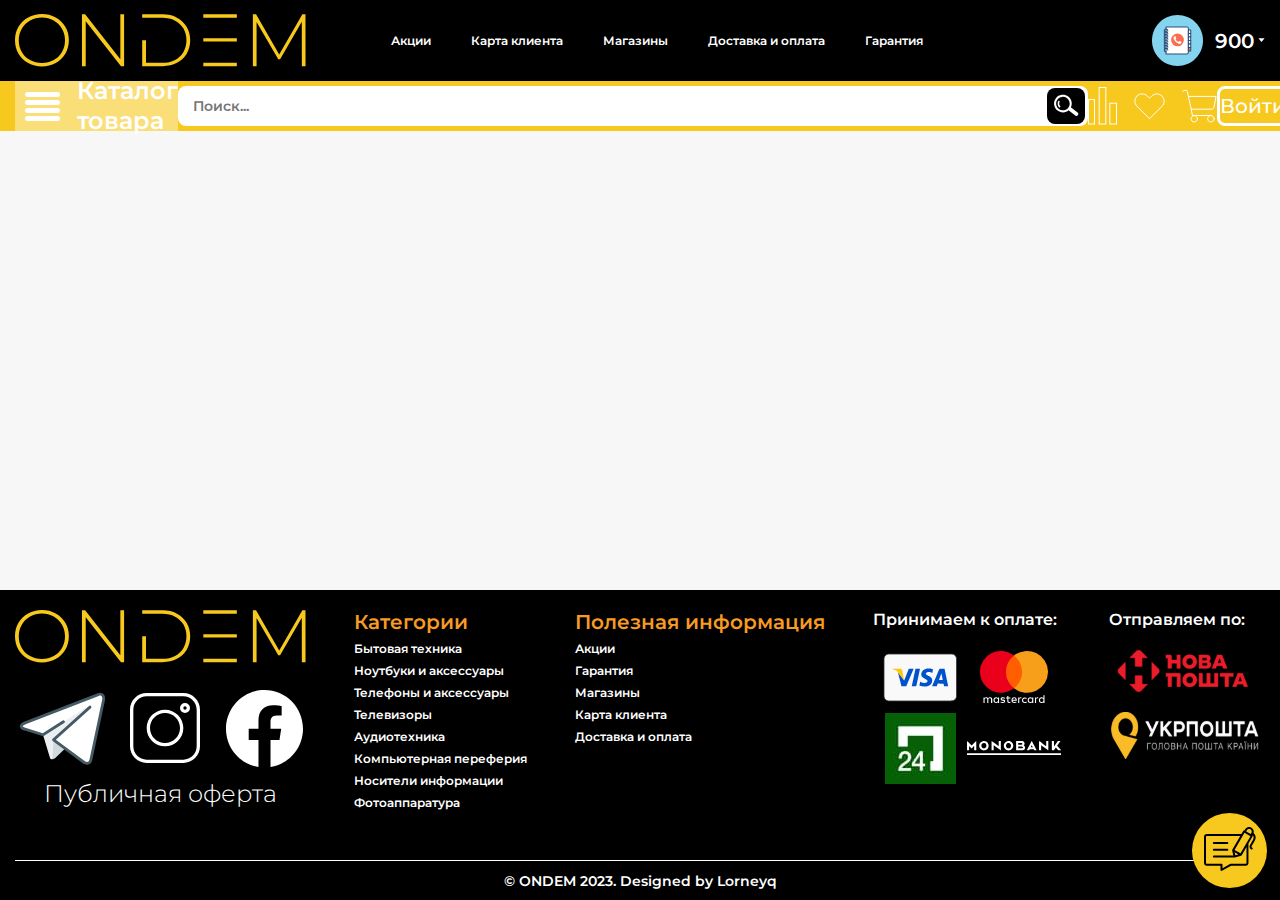
<file: page.html>
<!DOCTYPE html>
<html lang="ru">
  <head>
    <meta charset="UTF-8">
    <meta http-equiv="X-UA-Compatible" content="IE=edge">
    <meta name="viewport" content="width=device-width, initial-scale=1.0">
    <title>Ondem</title>
    <link rel="stylesheet" href="./css/style.min.css"><link rel="apple-touch-icon" sizes="180x180" href="./images/icons/favicon/apple-touch-icon.png">
<link rel="icon" type="image/png" sizes="32x32" href="./images/icons/favicon/favicon-32x32.png">
<link rel="icon" type="image/png" sizes="16x16" href="./images/icons/favicon/favicon-16x16.png">
<link rel="manifest" href="./images/icons/favicon/site.webmanifest">
<link rel="mask-icon" href="./images/icons/favicon/safari-pinned-tab.svg" color="#5bbad5">
<meta name="msapplication-TileColor" content="#da532c">
<meta name="theme-color" content="#ffffff">
  </head>
  <body>
    <div class="wrapper"> 
      <header class="header">
        <div class="header__top">
          <div class="container">
            <div class="header__top-inner"><a href="./"><img class="logo" src="./images/logo.svg" alt="Logo"></a>
              <nav class="menu">
                <ul class="menu__list">  
                  <li class="menu__list-item"> <a href="#">Акции</a></li>
                  <li class="menu__list-item"><a href="./karta-klienta.html">Карта клиента</a></li>
                  <li class="menu__list-item"><a href="#">Магазины</a></li>
                  <li class="menu__list-item"><a href="./delivery-and-payment.html">Доставка и оплата</a></li>
                  <li class="menu__list-item"><a href="./warranty.html">Гарантия</a></li>
                </ul>
              </nav>
              <div class="header__dropdown"><a class="header__contacts" href="tel:900"><img src="./images/icons/contacts-ico.svg" alt="Contacts">900</a>
                <div class="header__dropdown-content">
                  <h1 class="header__dropdown-title">Контактные данные</h1>
                  <div class="header__dropdown-tel">
                    <p>Телефоные номера интернет-магазина</p>
                    <div class="header__dropdown-tel-container"><a href="tel:900">900<img src="./images/icons/tel.svg" alt="tel"></a><a href="tel:380998807766">+380 99 88 077 66<img src="./images/icons/tel.svg" alt="tel"></a><a href="tel:380998807766">+380 99 88 077 66<img src="./images/icons/tel.svg" alt="tel"></a></div>
                  </div>
                  <div class="header__dropdown-social m-t-15">   <a href="#"><img src="./images/icons/header-telegram.svg" alt="Telegram" title="Мы в Telegram"></a><a href="#"><img src="./images/icons/header-instagram.svg" alt="Instagram" title="Мы в Instagram"></a><a href="#"><img src="./images/icons/header-facebook.svg" alt="Facebook" title="Мы в Facebook"></a></div>
                  <div class="header__dropdown-email m-t-15 m-b-10">
                    <p>Почта интернет-магазина</p><a href="mailto:online@ondem.com">online@ondem.com</a>
                  </div>
                  <p>Работаем с 9:00 до 22:00</p>
                </div>
              </div>
            </div>
          </div>
        </div>
        <div class="header__bottom">
          <div class="container">
            <div class="header__bottom-inner"><a class="header__catalog" href="./catalog">Каталог товара
                <div class="header__catalog-btn"><span> </span><span> </span><span> </span><span></span></div>
                <ul class="catalog-menu__list"> 
                  <li class="catalog-menu__list-item"><a href="#">Бытовая техника
                      <div class="catalog-menu__icon"><svg width="25" height="23" viewBox="0 0 25 23" fill="none" xmlns="http://www.w3.org/2000/svg">
<path d="M5.98202 22.0152C6.36171 22.2209 6.73612 22.242 7.15273 22.242C7.56405 22.242 7.97538 22.242 8.38671 22.242C9.82109 22.242 11.2555 22.242 12.6898 22.242C15.8223 22.242 18.9547 22.242 22.0871 22.242C22.8781 22.242 23.917 22.4002 24.5656 21.8517C25.3303 21.2031 25.151 20.0799 25.151 19.1834C25.151 16.014 25.151 12.8447 25.151 9.67538C25.151 7.6451 25.151 5.61483 25.151 3.58456C25.151 2.89901 25.267 2.0869 24.8609 1.491C24.5023 0.963657 23.9275 0.76854 23.3158 0.76854C22.3666 0.76854 21.4174 0.76854 20.4734 0.76854C17.1723 0.76854 13.8711 0.76854 10.5699 0.76854C9.46249 0.76854 8.35507 0.76854 7.24765 0.76854C6.98925 0.76854 6.7414 0.763267 6.483 0.800181C5.85546 0.889829 5.35976 1.43827 5.20155 2.02889C5.133 2.28202 5.15409 2.56151 5.15409 2.81991C5.15409 5.3037 5.15409 7.78221 5.15409 10.266C5.15409 10.2713 5.15409 10.2765 5.15409 10.2765C5.15409 10.7881 5.94511 10.7881 5.94511 10.2765C5.94511 7.84549 5.94511 5.40917 5.94511 2.97811C5.94511 2.76717 5.93983 2.56151 5.94511 2.35057C5.95566 1.9076 6.3828 1.55956 6.80995 1.55956C7.01034 1.55956 7.20546 1.55956 7.40585 1.55956C8.58183 1.55956 9.7578 1.55956 10.9338 1.55956C14.2191 1.55956 17.5098 1.55956 20.7951 1.55956C21.66 1.55956 22.5301 1.55956 23.3949 1.55956C23.9381 1.55956 24.3494 1.91288 24.3494 2.47713C24.3494 3.18905 24.3494 3.90624 24.3494 4.61815C24.3494 6.6326 24.3494 8.64178 24.3494 10.6562C24.3494 13.6937 24.3494 16.7312 24.3494 19.7687C24.3494 20.0324 24.3494 20.3014 24.3494 20.565C24.3494 21.0976 23.9381 21.4562 23.4266 21.4562C22.6039 21.4562 21.776 21.4562 20.9533 21.4562C17.6732 21.4562 14.3984 21.4562 11.1184 21.4562C10.0637 21.4562 9.00898 21.4562 7.95429 21.4562C7.65898 21.4562 7.36366 21.4562 7.06835 21.4562C6.8205 21.4562 6.60429 21.4615 6.37753 21.3402C5.93456 21.0871 5.53378 21.7726 5.98202 22.0152Z" fill="black"/>
<path d="M20.89 13.7096C20.8742 16.0299 19.4557 18.1709 17.2883 19.0357C15.084 19.9164 12.5422 19.3152 10.9285 17.5908C9.32539 15.877 8.97207 13.2508 10.0109 11.1572C11.0604 9.0373 13.3279 7.81387 15.6641 7.99316C18.6066 8.21992 20.8742 10.8039 20.89 13.7096C20.8953 14.2211 21.6863 14.2211 21.6811 13.7096C21.6652 11.2891 20.31 9.04258 18.1637 7.91934C16.0016 6.78555 13.291 6.99648 11.3188 8.43086C9.32012 9.88633 8.34981 12.3332 8.7084 14.7643C9.06172 17.1373 10.823 19.1201 13.0643 19.9006C15.0365 20.5861 17.2988 20.217 18.9811 18.9936C20.6686 17.7648 21.6652 15.7926 21.6758 13.7096C21.6863 13.198 20.8953 13.198 20.89 13.7096Z" fill="#F7C91E"/>
<path d="M19.2342 13.7096C19.2236 14.8697 18.7438 15.9455 17.8895 16.7313C17.0352 17.5223 15.8645 17.865 14.7201 17.7596C12.3471 17.5486 10.6965 15.165 11.1658 12.8764C11.5877 10.8197 13.5389 9.46973 15.5955 9.6543C17.6521 9.83887 19.2131 11.6793 19.2342 13.7096C19.2395 14.2211 20.0305 14.2211 20.0252 13.7096C20.0041 11.1941 18.0846 9.12696 15.5955 8.86328C13.1381 8.60488 10.8283 10.4031 10.3748 12.8078C9.91074 15.2705 11.4453 17.7016 13.8395 18.3977C16.26 19.099 18.7965 17.7279 19.7088 15.4287C19.925 14.8855 20.0146 14.2949 20.0199 13.7148C20.0252 13.198 19.2342 13.198 19.2342 13.7096Z" fill="#F7C91E"/>
<path d="M5.55486 5.96814C7.49548 5.96814 9.43611 5.96814 11.3767 5.96814C14.699 5.96814 18.016 5.96814 21.3383 5.96814C22.4773 5.96814 23.6164 5.96814 24.7502 5.96814C25.2617 5.96814 25.2617 5.17712 24.7502 5.17712C22.8095 5.17712 20.8689 5.17712 18.9283 5.17712C15.606 5.17712 12.289 5.17712 8.96677 5.17712C7.82771 5.17712 6.68865 5.17712 5.55486 5.17712C5.04861 5.17712 5.04861 5.96814 5.55486 5.96814Z" fill="black"/>
<path d="M8.95625 3.36306C8.93516 3.81657 8.28125 3.81657 8.26016 3.36306C8.23379 2.90954 8.93516 2.91482 8.95625 3.36306C8.98262 3.86931 9.77364 3.87458 9.74727 3.36306C9.71563 2.7197 9.24629 2.25564 8.60821 2.224C7.97012 2.19236 7.49551 2.76716 7.46914 3.36306C7.4375 4.00114 8.01231 4.47575 8.60821 4.50212C9.24629 4.53376 9.7209 3.95896 9.74727 3.36306C9.76836 2.85154 8.97735 2.85681 8.95625 3.36306Z" fill="#F7C91E"/>
<path d="M11.8566 3.36306C11.8356 3.81657 11.1816 3.81657 11.1606 3.36306C11.1395 2.90954 11.8356 2.91482 11.8566 3.36306C11.883 3.86931 12.674 3.87458 12.6477 3.36306C12.616 2.7197 12.1467 2.25564 11.5086 2.224C10.8705 2.19236 10.3959 2.76716 10.3695 3.36306C10.3379 4.00114 10.9127 4.47575 11.5086 4.50212C12.1467 4.53376 12.6213 3.95896 12.6477 3.36306C12.674 2.85154 11.883 2.85681 11.8566 3.36306Z" fill="#F7C91E"/>
<path d="M14.7623 3.36306C14.7412 3.81657 14.0873 3.81657 14.0662 3.36306C14.0398 2.90954 14.7412 2.91482 14.7623 3.36306C14.7887 3.86931 15.5797 3.87458 15.5533 3.36306C15.5217 2.7197 15.0523 2.25564 14.4142 2.224C13.7761 2.19236 13.3015 2.76716 13.2752 3.36306C13.2435 4.00114 13.8183 4.47575 14.4142 4.50212C15.0523 4.53376 15.5269 3.95896 15.5533 3.36306C15.5744 2.85154 14.7834 2.85681 14.7623 3.36306Z" fill="#F7C91E"/>
<path d="M7.55878 12.5916C5.133 12.5916 2.70722 12.5916 0.281435 12.5916C0.270888 12.5916 0.255068 12.5916 0.244521 12.5916C0.0441304 12.5916 -0.166807 12.7709 -0.150987 12.9871C0.0546773 15.4656 0.265615 17.9388 0.471279 20.4174C0.55038 21.3877 1.16737 22.1049 2.14823 22.2314C2.35917 22.2578 2.58593 22.2367 2.79686 22.2367C3.19765 22.2367 3.6037 22.2367 4.00448 22.2367C4.63729 22.2367 5.34394 22.3211 5.9662 22.1787C6.58847 22.0363 7.0578 21.5195 7.25292 20.9289C7.31093 20.7443 7.32147 20.5492 7.33729 20.3541C7.54296 17.8967 7.74862 15.4445 7.95429 12.9871C7.99647 12.4808 7.20546 12.4808 7.16327 12.9871C6.95761 15.4656 6.74667 17.9388 6.54101 20.4174C6.48827 21.0502 6.02948 21.4457 5.40194 21.4457C4.66894 21.4457 3.93065 21.4457 3.19765 21.4457C2.52792 21.4457 1.76854 21.5722 1.38358 20.8814C1.20429 20.565 1.2412 20.0693 1.20956 19.7213C1.01972 17.4748 0.829873 15.2283 0.645302 12.9818C0.513466 13.1137 0.38163 13.2455 0.249794 13.3773C2.67558 13.3773 5.10136 13.3773 7.52714 13.3773C7.53768 13.3773 7.5535 13.3773 7.56405 13.3773C8.0703 13.3826 8.0703 12.5916 7.55878 12.5916Z" fill="black"/>
<path d="M6.5199 12.5916C5.22791 12.5916 3.93065 12.5916 2.63865 12.5916C2.18514 12.5916 1.73162 12.5916 1.27811 12.5916C1.09881 12.5916 1.13572 12.3596 1.13572 12.2435C1.13572 12.1275 1.09881 11.8955 1.27811 11.8955C1.41522 11.8955 1.5576 11.8955 1.69471 11.8955C2.84959 11.8955 4.00447 11.8955 5.15936 11.8955C5.57596 11.8955 5.99256 11.8955 6.40916 11.8955C6.50936 11.8955 6.61483 11.8797 6.65701 12.001C6.68865 12.1012 6.66229 12.2435 6.66229 12.349C6.66229 12.4545 6.66756 12.581 6.5199 12.5916C6.01365 12.6232 6.00838 13.4142 6.5199 13.3826C6.86795 13.3615 7.13162 13.2086 7.32674 12.9185C7.46912 12.7076 7.4533 12.4334 7.4533 12.1908C7.4533 11.6318 7.14217 11.1045 6.5199 11.1045C6.03475 11.1045 5.55486 11.1045 5.06971 11.1045C4.23123 11.1045 3.38748 11.1045 2.54901 11.1045C2.23787 11.1045 1.92674 11.1045 1.61561 11.1045C1.44686 11.1045 1.26756 11.0887 1.10408 11.1256C-0.00861192 11.3523 0.0968568 13.3879 1.28865 13.3879C1.76854 13.3879 2.25369 13.3879 2.73358 13.3879C3.99393 13.3879 5.25955 13.3879 6.5199 13.3879C7.03143 13.3826 7.03143 12.5916 6.5199 12.5916Z" fill="black"/>
<path d="M5.97675 11.1045C4.68476 11.1045 3.39804 11.1045 2.10605 11.1045C1.97421 11.1045 1.69472 11.1572 1.6789 10.9621C1.66308 10.7037 1.758 10.6615 1.97948 10.6615C2.69667 10.6615 3.41386 10.6615 4.13105 10.6615C4.64784 10.6615 5.16991 10.6615 5.68671 10.6615C5.78163 10.6615 5.87655 10.6615 5.97148 10.6615C6.18241 10.6615 6.18241 11.0886 5.97675 11.1045C5.4705 11.1361 5.46523 11.9271 5.97675 11.8955C6.6412 11.8533 7.02089 11.2627 6.88905 10.6246C6.79413 10.15 6.37753 9.87048 5.90819 9.87048C5.24901 9.87048 4.58456 9.87048 3.92538 9.87048C3.25038 9.87048 2.58066 9.87048 1.90566 9.87048C1.44159 9.87048 1.07773 10.1078 0.924796 10.556C0.724405 11.1361 1.11991 11.848 1.75273 11.8902C2.45409 11.9377 3.17128 11.8955 3.87792 11.8955C4.57929 11.8955 5.28065 11.8955 5.98202 11.8955C6.48827 11.8955 6.48827 11.1045 5.97675 11.1045Z" fill="black"/>
</svg>
                      </div></a>
                    <div class="catalog-menu__submenu"> 
                      <ul class="catalog-menu__submenu-list"> 
                        <li class="catalog-menu__submenu-list-item"><a href="#">
                            <div class="catalog-menu__submenu-bg"></div>
                            <h4>Смартфоны</h4><img src="./images/catalog/preview/telefony-i-aksessuary.png" alt="Смартфоны"></a></li>
                        <li class="catalog-menu__submenu-list-item"><a href="#">
                            <div class="catalog-menu__submenu-bg"></div>
                            <h4>Смартфоны</h4><img src="./images/catalog/preview/telefony-i-aksessuary.png" alt="Смартфоны"></a></li>
                        <li class="catalog-menu__submenu-list-item"><a href="#">
                            <div class="catalog-menu__submenu-bg"></div>
                            <h4>Смартфоны</h4><img src="./images/catalog/preview/telefony-i-aksessuary.png" alt="Смартфоны"></a></li>
                        <li class="catalog-menu__submenu-list-item"><a href="#">
                            <div class="catalog-menu__submenu-bg"></div>
                            <h4>Смартфоны</h4><img src="./images/catalog/preview/telefony-i-aksessuary.png" alt="Смартфоны"></a></li>
                        <li class="catalog-menu__submenu-list-item"><a href="#">
                            <div class="catalog-menu__submenu-bg"></div>
                            <h4>Смартфоны</h4><img src="./images/catalog/preview/telefony-i-aksessuary.png" alt="Смартфоны"></a></li>
                        <li class="catalog-menu__submenu-list-item"><a href="#">
                            <div class="catalog-menu__submenu-bg"></div>
                            <h4>Смартфоны</h4><img src="./images/catalog/preview/telefony-i-aksessuary.png" alt="Смартфоны"></a></li>
                        <li class="catalog-menu__submenu-list-item"><a href="#">
                            <div class="catalog-menu__submenu-bg"></div>
                            <h4>Смартфоны</h4><img src="./images/catalog/preview/telefony-i-aksessuary.png" alt="Смартфоны"></a></li>
                        <li class="catalog-menu__submenu-list-item"><a href="#">
                            <div class="catalog-menu__submenu-bg"></div>
                            <h4>Смартфоны</h4><img src="./images/catalog/preview/telefony-i-aksessuary.png" alt="Смартфоны"></a></li>
                        <li class="catalog-menu__submenu-list-item"><a href="#">
                            <div class="catalog-menu__submenu-bg"></div>
                            <h4>Смартфоны</h4><img src="./images/catalog/preview/telefony-i-aksessuary.png" alt="Смартфоны"></a></li>
                        <li class="catalog-menu__submenu-list-item"><a href="#">
                            <div class="catalog-menu__submenu-bg"></div>
                            <h4>Смартфоны</h4><img src="./images/catalog/preview/telefony-i-aksessuary.png" alt="Смартфоны"></a></li>
                        <li class="catalog-menu__submenu-list-item"><a href="#">
                            <div class="catalog-menu__submenu-bg"></div>
                            <h4>Смартфоны</h4><img src="./images/catalog/preview/telefony-i-aksessuary.png" alt="Смартфоны"></a></li>
                        <li class="catalog-menu__submenu-list-item"><a href="#">
                            <div class="catalog-menu__submenu-bg"></div>
                            <h4>Смартфоны</h4><img src="./images/catalog/preview/telefony-i-aksessuary.png" alt="Смартфоны"></a></li>
                        <li class="catalog-menu__submenu-list-item"><a href="#">
                            <div class="catalog-menu__submenu-bg"></div>
                            <h4>Смартфоны</h4><img src="./images/catalog/preview/telefony-i-aksessuary.png" alt="Смартфоны"></a></li>
                      </ul>
                    </div>
                  </li>
                  <li class="catalog-menu__list-item"><a href="#">Ноутбуки и аксессуары
                      <div class="catalog-menu__icon"><svg width="26" height="18" viewBox="0 0 26 18" fill="none" xmlns="http://www.w3.org/2000/svg">
<path d="M13.8738 1.59799H13.0931V0.798997H13.8738V1.59799ZM14.6546 9.77516e-06H12.3123V2.39697H14.6546V9.77516e-06Z" fill="#F7C91E"/>
<path d="M15.8257 15.1808V15.5803H11.1412V15.1808H10.3605V15.78C10.3605 16.1104 10.6232 16.3793 10.9461 16.3793H16.0209C16.3437 16.3793 16.6064 16.1104 16.6064 15.78V15.1808H15.8257Z" fill="#F7C91E"/>
<path d="M12.7027 7.59039H6.45676V3.99495C6.45676 3.77523 6.63242 3.59545 6.84713 3.59545H12.3123C12.527 3.59545 12.7027 3.77523 12.7027 3.99495V7.59039Z" fill="#E0E0E0"/>
<path d="M20.5102 7.59039H14.2642V3.99495C14.2642 3.77523 14.4399 3.59545 14.6546 3.59545H20.1198C20.3345 3.59545 20.5102 3.77523 20.5102 3.99495V7.59039Z" fill="#E0E0E0"/>
<path d="M16.2161 15.1808V15.78C16.2161 15.8899 16.1282 15.9798 16.0209 15.9798H10.946C10.8387 15.9798 10.7509 15.8899 10.7509 15.78V15.1808" fill="#F7C91E"/>
<path d="M4.5049 16.7787H1.38193V15.9798H4.5049V16.7787Z" fill="#262626"/>
<path d="M25.5849 16.7787H22.462V15.9798H25.5849V16.7787Z" fill="#262626"/>
<path d="M24.0235 15.1808H23.2427V1.99749C23.2427 1.33653 22.7175 0.799009 22.0716 0.799009H4.89528C4.24941 0.799009 3.72416 1.33653 3.72416 1.99749V15.1808H2.94342V1.99749C2.94342 0.896086 3.81902 2.09808e-05 4.89528 2.09808e-05H22.0716C23.1479 2.09808e-05 24.0235 0.896086 24.0235 1.99749V15.1808Z" fill="#262626"/>
<path d="M1.77232 15.5803V16.3793C1.77232 16.8199 2.12248 17.1782 2.55306 17.1782H24.4139C24.8444 17.1782 25.1946 16.8199 25.1946 16.3793V15.5803H1.77232ZM24.4139 17.9772H2.55306C1.6921 17.9772 0.991577 17.2603 0.991577 16.3793V15.5803C0.991577 15.1396 1.34174 14.7813 1.77232 14.7813H25.1946C25.6252 14.7813 25.9754 15.1396 25.9754 15.5803V16.3793C25.9754 17.2603 25.2748 17.9772 24.4139 17.9772Z" fill="#262626"/>
<path d="M5.28566 13.1833H21.6813V2.79647C21.6813 2.57615 21.5062 2.39698 21.2909 2.39698H5.67603C5.46074 2.39698 5.28566 2.57615 5.28566 2.79647V13.1833ZM22.462 13.9823H4.50491V2.79647C4.50491 2.13551 5.03016 1.59799 5.67603 1.59799H21.2909C21.9368 1.59799 22.462 2.13551 22.462 2.79647V13.9823Z" fill="#262626"/>
<path d="M12.7027 9.18835H6.45676V8.38937H12.7027V9.18835Z" fill="#262626"/>
<path d="M11.5316 10.7863H7.62787V9.98736H11.5316V10.7863Z" fill="#262626"/>
<path d="M20.5102 9.18835H14.2642V8.38937H20.5102V9.18835Z" fill="#262626"/>
<path d="M19.339 10.7863H15.4353V9.98736H19.339V10.7863Z" fill="#262626"/>
</svg>
                      </div></a>
                    <div class="catalog-menu__submenu"> 
                      <ul class="catalog-menu__submenu-list"> 
                        <li class="catalog-menu__submenu-list-item"><a href="#">
                            <div class="catalog-menu__submenu-bg"></div>
                            <h4>Смартфоны</h4><img src="./images/catalog/preview/telefony-i-aksessuary.png" alt="Смартфоны"></a></li>
                        <li class="catalog-menu__submenu-list-item"><a href="#">
                            <div class="catalog-menu__submenu-bg"></div>
                            <h4>Смартфоны</h4><img src="./images/catalog/preview/telefony-i-aksessuary.png" alt="Смартфоны"></a></li>
                        <li class="catalog-menu__submenu-list-item"><a href="#">
                            <div class="catalog-menu__submenu-bg"></div>
                            <h4>Смартфоны</h4><img src="./images/catalog/preview/telefony-i-aksessuary.png" alt="Смартфоны"></a></li>
                        <li class="catalog-menu__submenu-list-item"><a href="#">
                            <div class="catalog-menu__submenu-bg"></div>
                            <h4>Смартфоны</h4><img src="./images/catalog/preview/telefony-i-aksessuary.png" alt="Смартфоны"></a></li>
                        <li class="catalog-menu__submenu-list-item"><a href="#">
                            <div class="catalog-menu__submenu-bg"></div>
                            <h4>Смартфоны</h4><img src="./images/catalog/preview/telefony-i-aksessuary.png" alt="Смартфоны"></a></li>
                      </ul>
                    </div>
                  </li>
                  <li class="catalog-menu__list-item"><a href="#">Смартфоны
                      <div class="catalog-menu__icon"><svg width="13" height="23" viewBox="0 0 13 23" fill="none" xmlns="http://www.w3.org/2000/svg">
<path d="M2.50339 3.11078H10.5489V18.3292H2.50339V3.11078Z" stroke="#231F20" stroke-miterlimit="10" stroke-linecap="round" stroke-linejoin="round"/>
<path d="M2.49496 1H10.5574C11.3907 1 12.0653 1.675 12.0653 2.50891V20.3894C12.0653 21.2233 11.3907 21.8983 10.5574 21.8983H2.49496C1.66159 21.8983 0.98703 21.2233 0.98703 20.3894V2.51031C0.98703 1.67641 1.66159 1 2.49496 1Z" stroke="#231F20" stroke-miterlimit="10" stroke-linecap="round" stroke-linejoin="round"/>
<path d="M9.2729 20.997H3.62485" stroke="#F7C91E" stroke-miterlimit="10" stroke-linecap="round" stroke-linejoin="round"/>
</svg>
                      </div></a>
                    <div class="catalog-menu__submenu"> 
                      <ul class="catalog-menu__submenu-list"> 
                        <li class="catalog-menu__submenu-list-item"><a href="#">
                            <div class="catalog-menu__submenu-bg"></div>
                            <h4>Смартфоны</h4><img src="./images/catalog/preview/telefony-i-aksessuary.png" alt="Смартфоны"></a></li>
                        <li class="catalog-menu__submenu-list-item"><a href="#">
                            <div class="catalog-menu__submenu-bg"></div>
                            <h4>Смартфоны</h4><img src="./images/catalog/preview/telefony-i-aksessuary.png" alt="Смартфоны"></a></li>
                        <li class="catalog-menu__submenu-list-item"><a href="#">
                            <div class="catalog-menu__submenu-bg"></div>
                            <h4>Смартфоны</h4><img src="./images/catalog/preview/telefony-i-aksessuary.png" alt="Смартфоны"></a></li>
                        <li class="catalog-menu__submenu-list-item"><a href="#">
                            <div class="catalog-menu__submenu-bg"></div>
                            <h4>Смартфоны</h4><img src="./images/catalog/preview/telefony-i-aksessuary.png" alt="Смартфоны"></a></li>
                        <li class="catalog-menu__submenu-list-item"><a href="#">
                            <div class="catalog-menu__submenu-bg"></div>
                            <h4>Смартфоны</h4><img src="./images/catalog/preview/telefony-i-aksessuary.png" alt="Смартфоны"></a></li>
                        <li class="catalog-menu__submenu-list-item"><a href="#">
                            <div class="catalog-menu__submenu-bg"></div>
                            <h4>Смартфоны</h4><img src="./images/catalog/preview/telefony-i-aksessuary.png" alt="Смартфоны"></a></li>
                        <li class="catalog-menu__submenu-list-item"><a href="#">
                            <div class="catalog-menu__submenu-bg"></div>
                            <h4>Смартфоны</h4><img src="./images/catalog/preview/telefony-i-aksessuary.png" alt="Смартфоны"></a></li>
                      </ul>
                    </div>
                  </li>
                  <li class="catalog-menu__list-item"><a href="#">Телевизоры
                      <div class="catalog-menu__icon"><svg width="27" height="19" viewBox="0 0 28 19" fill="none" xmlns="http://www.w3.org/2000/svg">
<path d="M6.98767 16.375H14.4828V18.125H10.3188V19H19.4796V18.125H15.3156V16.375H21.9779V5H6.98767V16.375ZM7.82046 5.875H21.1451V15.5H7.82046V5.875Z" fill="black"/>
<path d="M0.991577 19H5.98833V0H0.991577V19ZM1.82437 0.863636H5.15554V18.1364H1.82437V0.863636Z" fill="black"/>
<path d="M22.9773 0V19H27.9741V0H22.9773ZM27.1413 18.1364H23.8101V0.863636H27.1413V18.1364Z" fill="black"/>
<path d="M3.49026 3C3.76641 3 3.99026 2.77614 3.99026 2.5C3.99026 2.22386 3.76641 2 3.49026 2C3.21412 2 2.99026 2.22386 2.99026 2.5C2.99026 2.77614 3.21412 3 3.49026 3Z" fill="#F7C91E"/>
<path d="M3.49026 6C3.76641 6 3.99026 5.77614 3.99026 5.5C3.99026 5.22386 3.76641 5 3.49026 5C3.21412 5 2.99026 5.22386 2.99026 5.5C2.99026 5.77614 3.21412 6 3.49026 6Z" fill="#F7C91E"/>
<path d="M3.49026 9C3.76641 9 3.99026 8.77614 3.99026 8.5C3.99026 8.22386 3.76641 8 3.49026 8C3.21412 8 2.99026 8.22386 2.99026 8.5C2.99026 8.77614 3.21412 9 3.49026 9Z" fill="#F7C91E"/>
<path d="M25.476 3C25.7521 3 25.976 2.77614 25.976 2.5C25.976 2.22386 25.7521 2 25.476 2C25.1998 2 24.976 2.22386 24.976 2.5C24.976 2.77614 25.1998 3 25.476 3Z" fill="#F7C91E"/>
<path d="M25.476 6C25.7521 6 25.976 5.77614 25.976 5.5C25.976 5.22386 25.7521 5 25.476 5C25.1998 5 24.976 5.22386 24.976 5.5C24.976 5.77614 25.1998 6 25.476 6Z" fill="#F7C91E"/>
<path d="M25.476 9C25.7521 9 25.976 8.77614 25.976 8.5C25.976 8.22386 25.7521 8 25.476 8C25.1998 8 24.976 8.22386 24.976 8.5C24.976 8.77614 25.1998 9 25.476 9Z" fill="#F7C91E"/>
</svg>
                      </div></a>
                    <div class="catalog-menu__submenu"> 
                      <ul class="catalog-menu__submenu-list"> 
                        <li class="catalog-menu__submenu-list-item"><a href="#">
                            <div class="catalog-menu__submenu-bg"></div>
                            <h4>Смартфоны</h4><img src="./images/catalog/preview/telefony-i-aksessuary.png" alt="Смартфоны"></a></li>
                        <li class="catalog-menu__submenu-list-item"><a href="#">
                            <div class="catalog-menu__submenu-bg"></div>
                            <h4>Смартфоны</h4><img src="./images/catalog/preview/telefony-i-aksessuary.png" alt="Смартфоны"></a></li>
                        <li class="catalog-menu__submenu-list-item"><a href="#">
                            <div class="catalog-menu__submenu-bg"></div>
                            <h4>Смартфоны</h4><img src="./images/catalog/preview/telefony-i-aksessuary.png" alt="Смартфоны"></a></li>
                      </ul>
                    </div>
                  </li>
                  <li class="catalog-menu__list-item"><a class="audiotechnica" href="#">Аудиотехника
                      <div class="catalog-menu__icon"><svg width="23" height="22" viewBox="0 0 23 22" fill="none" xmlns="http://www.w3.org/2000/svg">
<path d="M22.9715 11.4233C22.9336 8.76856 21.9436 6.21596 20.182 4.23109L20.7737 3.61341L20.4356 3.31726C18.1497 1.16327 15.1218 -0.0248548 11.9825 0.000394337C8.8432 -0.0248548 5.81522 1.16327 3.52936 3.31726L3.19124 3.60495L3.78296 4.23109C2.02139 6.21596 1.03135 8.76856 0.993428 11.4233C0.958453 12.6227 1.16495 13.8168 1.60062 14.9347C2.03629 16.0526 2.69222 17.0712 3.52936 17.9301V20.3077H5.21999C5.21999 20.7565 5.39811 21.187 5.71516 21.5043C6.03222 21.8217 6.46223 22 6.91061 22C7.35899 22 7.78901 21.8217 8.10606 21.5043C8.42312 21.187 8.60124 20.7565 8.60124 20.3077V13.5386C8.60124 13.0898 8.42312 12.6594 8.10606 12.342C7.78901 12.0246 7.35899 11.8463 6.91061 11.8463C6.46223 11.8463 6.03222 12.0246 5.71516 12.342C5.39811 12.6594 5.21999 13.0898 5.21999 13.5386H3.52936V16.6439C2.38405 15.1495 1.78712 13.3061 1.83874 11.4233C1.87076 8.99607 2.77042 6.66066 4.37468 4.84031L4.94104 5.44107L5.21999 5.14492C7.04221 3.4169 9.47305 2.48011 11.9825 2.53881C14.4919 2.48011 16.9228 3.4169 18.745 5.14492L19.0493 5.44107L19.5903 4.84031C21.1945 6.66066 22.0942 8.99607 22.1262 11.4233C22.1778 13.3061 21.5809 15.1495 20.4356 16.6439V13.5386H18.745C18.745 13.0898 18.5669 12.6594 18.2498 12.342C17.9328 12.0246 17.5027 11.8463 17.0544 11.8463C16.606 11.8463 16.176 12.0246 15.8589 12.342C15.5419 12.6594 15.3637 13.0898 15.3637 13.5386V20.3077C15.3637 20.7565 15.5419 21.187 15.8589 21.5043C16.176 21.8217 16.606 22 17.0544 22C17.5027 22 17.9328 21.8217 18.2498 21.5043C18.5669 21.187 18.745 20.7565 18.745 20.3077H20.4356V17.9301C21.2727 17.0712 21.9287 16.0526 22.3644 14.9347C22.8 13.8168 23.0065 12.6227 22.9715 11.4233ZM6.91061 12.6925C7.1348 12.6925 7.34981 12.7816 7.50834 12.9403C7.66687 13.099 7.75593 13.3142 7.75593 13.5386V20.3077C7.75593 20.5321 7.66687 20.7474 7.50834 20.906C7.34981 21.0647 7.1348 21.1539 6.91061 21.1539C6.68642 21.1539 6.47141 21.0647 6.31289 20.906C6.15436 20.7474 6.0653 20.5321 6.0653 20.3077V13.5386C6.0653 13.3142 6.15436 13.099 6.31289 12.9403C6.47141 12.7816 6.68642 12.6925 6.91061 12.6925ZM4.37468 14.3848H5.21999V19.4616H4.37468V14.3848ZM18.9901 4.23109C17.0495 2.54445 14.552 1.63977 11.9825 1.69267C9.41297 1.63977 6.91548 2.54445 4.97485 4.23109L4.37468 3.63879C6.48277 1.80574 9.19029 0.812008 11.9825 0.846533C14.7747 0.812008 17.4822 1.80574 19.5903 3.63879L18.9901 4.23109ZM17.0544 21.1539C16.8302 21.1539 16.6152 21.0647 16.4566 20.906C16.2981 20.7474 16.209 20.5321 16.209 20.3077V13.5386C16.209 13.3142 16.2981 13.099 16.4566 12.9403C16.6152 12.7816 16.8302 12.6925 17.0544 12.6925C17.2785 12.6925 17.4936 12.7816 17.6521 12.9403C17.8106 13.099 17.8997 13.3142 17.8997 13.5386V20.3077C17.8997 20.5321 17.8106 20.7474 17.6521 20.906C17.4936 21.0647 17.2785 21.1539 17.0544 21.1539ZM19.5903 19.4616H18.745C18.745 17.479 18.745 16.3674 18.745 14.3848H19.5903C19.5903 16.3674 19.5903 17.479 19.5903 19.4616Z" fill="black"/>
<path d="M18.9901 4.23109C17.0495 2.54445 14.552 1.63977 11.9825 1.69267C9.41297 1.63977 6.91548 2.54445 4.97485 4.23109L4.37468 3.63879C6.48277 1.80574 9.19029 0.812008 11.9825 0.846533C14.7747 0.812008 17.4822 1.80574 19.5903 3.63879L18.9901 4.23109Z" fill="none"/>
<path d="M17.0544 21.1539C16.8302 21.1539 16.6152 21.0647 16.4566 20.906C16.2981 20.7474 16.209 20.5321 16.209 20.3077V13.5386C16.209 13.3142 16.2981 13.099 16.4566 12.9403C16.6152 12.7816 16.8302 12.6925 17.0544 12.6925C17.2785 12.6925 17.4936 12.7816 17.6521 12.9403C17.8106 13.099 17.8997 13.3142 17.8997 13.5386V20.3077C17.8997 20.5321 17.8106 20.7474 17.6521 20.906C17.4936 21.0647 17.2785 21.1539 17.0544 21.1539Z" fill="none"/>
<path d="M6.91061 12.6925C7.1348 12.6925 7.34981 12.7816 7.50834 12.9403C7.66687 13.099 7.75593 13.3142 7.75593 13.5386V20.3077C7.75593 20.5321 7.66687 20.7474 7.50834 20.906C7.34981 21.0647 7.1348 21.1539 6.91061 21.1539C6.68642 21.1539 6.47141 21.0647 6.31289 20.906C6.15436 20.7474 6.0653 20.5321 6.0653 20.3077V13.5386C6.0653 13.3142 6.15436 13.099 6.31289 12.9403C6.47141 12.7816 6.68642 12.6925 6.91061 12.6925Z" fill="none"/>
<path d="M19.5903 19.4616H18.745V14.3848H19.5903V19.4616Z" fill="none"/>
<path d="M4.37468 14.3848H5.21999V19.4616H4.37468V14.3848Z" fill="none"/>
</svg>
                      </div></a>
                    <div class="catalog-menu__submenu"> 
                      <ul class="catalog-menu__submenu-list"> 
                        <li class="catalog-menu__submenu-list-item"><a href="#">
                            <div class="catalog-menu__submenu-bg"></div>
                            <h4>Смартфоны</h4><img src="./images/catalog/preview/telefony-i-aksessuary.png" alt="Смартфоны"></a></li>
                        <li class="catalog-menu__submenu-list-item"><a href="#">
                            <div class="catalog-menu__submenu-bg"></div>
                            <h4>Смартфоны</h4><img src="./images/catalog/preview/telefony-i-aksessuary.png" alt="Смартфоны"></a></li>
                        <li class="catalog-menu__submenu-list-item"><a href="#">
                            <div class="catalog-menu__submenu-bg"></div>
                            <h4>Смартфоны</h4><img src="./images/catalog/preview/telefony-i-aksessuary.png" alt="Смартфоны"></a></li>
                        <li class="catalog-menu__submenu-list-item"><a href="#">
                            <div class="catalog-menu__submenu-bg"></div>
                            <h4>Смартфоны</h4><img src="./images/catalog/preview/telefony-i-aksessuary.png" alt="Смартфоны"></a></li>
                        <li class="catalog-menu__submenu-list-item"><a href="#">
                            <div class="catalog-menu__submenu-bg"></div>
                            <h4>Смартфоны</h4><img src="./images/catalog/preview/telefony-i-aksessuary.png" alt="Смартфоны"></a></li>
                        <li class="catalog-menu__submenu-list-item"><a href="#">
                            <div class="catalog-menu__submenu-bg"></div>
                            <h4>Смартфоны</h4><img src="./images/catalog/preview/telefony-i-aksessuary.png" alt="Смартфоны"></a></li>
                        <li class="catalog-menu__submenu-list-item"><a href="#">
                            <div class="catalog-menu__submenu-bg"></div>
                            <h4>Смартфоны</h4><img src="./images/catalog/preview/telefony-i-aksessuary.png" alt="Смартфоны"></a></li>
                        <li class="catalog-menu__submenu-list-item"><a href="#">
                            <div class="catalog-menu__submenu-bg"></div>
                            <h4>Смартфоны</h4><img src="./images/catalog/preview/telefony-i-aksessuary.png" alt="Смартфоны"></a></li>
                      </ul>
                    </div>
                  </li>
                  <li class="catalog-menu__list-item"><a href="#">Компьютерная переферия
                      <div class="catalog-menu__icon"><svg width="28" height="19" viewBox="0 0 28 19" fill="none" xmlns="http://www.w3.org/2000/svg">
<path d="M26.7099 7.59375H2.25702C1.92157 7.59375 1.59987 7.72709 1.36267 7.96444C1.12547 8.20179 0.992218 8.52371 0.992218 8.85938L0.992218 17.2969C0.992218 17.6325 1.12547 17.9545 1.36267 18.1918C1.59987 18.4292 1.92157 18.5625 2.25702 18.5625H26.7099C27.0453 18.5625 27.367 18.4292 27.6042 18.1918C27.8414 17.9545 27.9747 17.6325 27.9747 17.2969V8.85938C27.9747 8.52371 27.8414 8.20179 27.6042 7.96444C27.367 7.72709 27.0453 7.59375 26.7099 7.59375ZM27.1315 17.2969C27.1315 17.4088 27.0871 17.5161 27.008 17.5952C26.9289 17.6743 26.8217 17.7188 26.7099 17.7188H2.25702C2.14521 17.7188 2.03797 17.6743 1.9589 17.5952C1.87984 17.5161 1.83542 17.4088 1.83542 17.2969V8.85938C1.83542 8.74749 1.87984 8.64018 1.9589 8.56106C2.03797 8.48195 2.14521 8.4375 2.25702 8.4375H26.7099C26.8217 8.4375 26.9289 8.48195 27.008 8.56106C27.0871 8.64018 27.1315 8.74749 27.1315 8.85938V17.2969Z" fill="black"/>
<path d="M20.3859 14.3438H19.5427V15.1875H21.2291V12.6562H20.3859V14.3438Z" fill="black"/>
<path d="M21.2291 16.0312H18.6995V16.875H21.2291V16.0312Z" fill="black"/>
<path d="M19.5427 12.6562H4.36502V13.5H19.5427V12.6562Z" fill="black"/>
<path d="M3.52237 12.6562H2.67862V13.5H3.52237V12.6562Z" fill="black"/>
<path d="M3.52237 9.28125H2.67862V10.125H3.52237V9.28125Z" fill="#F7C91E"/>
<path d="M12 3H10V4H12V3Z" fill="#F7C91E"/>
<path d="M4.36502 14.3438H2.67862V15.1875H4.36502V14.3438Z" fill="black"/>
<path d="M5.20823 16.0312H2.67862V16.875H5.20823V16.0312Z" fill="black"/>
<path d="M17.8563 16.0312H6.05145V16.875H17.8563V16.0312Z" fill="black"/>
<path d="M18.6995 14.3438H5.20822V15.1875H18.6995V14.3438Z" fill="black"/>
<path d="M21.2291 10.9688H2.67862V11.8125H21.2291V10.9688Z" fill="black"/>
<path d="M26.2883 10.9688H22.0723V11.8125H26.2883V10.9688Z" fill="black"/>
<path d="M21.2291 9.28125H4.36502V10.125H21.2291V9.28125Z" fill="black"/>
<path d="M26.2883 12.6562H22.0723V13.5H26.2883V12.6562Z" fill="black"/>
<path d="M24.6019 15.1875H23.7587V16.0312H22.9155V16.875H25.4451V16.0312H24.6019V15.1875Z" fill="#F7C91E"/>
<path d="M12.1512 6.4H15.9456C16.7283 6.4 17.479 6.0892 18.0325 5.53596C18.5859 4.98273 18.8968 4.23239 18.8968 3.45C18.8968 2.66761 18.5859 1.91727 18.0325 1.36404C17.479 0.810803 16.7283 0.5 15.9456 0.5H12.1512C11.3685 0.5 10.6179 0.810803 10.0644 1.36404C9.51094 1.91727 9.20001 2.66761 9.20001 3.45C9.20001 4.23239 9.51094 4.98273 10.0644 5.53596C10.6179 6.0892 11.3685 6.4 12.1512 6.4ZM18.0536 3.45C18.0536 3.72671 17.9991 4.00072 17.8932 4.25637C17.7872 4.51202 17.632 4.74431 17.4362 4.93998C17.2405 5.13564 17.0081 5.29085 16.7523 5.39675C16.4966 5.50264 16.2225 5.55714 15.9456 5.55714H14.2592V1.34286H15.9456C16.2225 1.34286 16.4966 1.39736 16.7523 1.50325C17.0081 1.60915 17.2405 1.76436 17.4362 1.96003C17.632 2.15569 17.7872 2.38798 17.8932 2.64363C17.9991 2.89928 18.0536 3.17329 18.0536 3.45ZM12.1512 1.34286H13.416V5.55714H12.1512C11.5921 5.55714 11.056 5.33514 10.6606 4.93998C10.2653 4.54481 10.0432 4.00885 10.0432 3.45C10.0432 2.89115 10.2653 2.35519 10.6606 1.96003C11.056 1.56486 11.5921 1.34286 12.1512 1.34286Z" fill="black"/>
</svg>
                      </div></a>
                    <div class="catalog-menu__submenu"> 
                      <ul class="catalog-menu__submenu-list"> 
                        <li class="catalog-menu__submenu-list-item"><a href="#">
                            <div class="catalog-menu__submenu-bg"></div>
                            <h4>Смартфоны</h4><img src="./images/catalog/preview/telefony-i-aksessuary.png" alt="Смартфоны"></a></li>
                        <li class="catalog-menu__submenu-list-item"><a href="#">
                            <div class="catalog-menu__submenu-bg"></div>
                            <h4>Смартфоны</h4><img src="./images/catalog/preview/telefony-i-aksessuary.png" alt="Смартфоны"></a></li>
                        <li class="catalog-menu__submenu-list-item"><a href="#">
                            <div class="catalog-menu__submenu-bg"></div>
                            <h4>Смартфоны</h4><img src="./images/catalog/preview/telefony-i-aksessuary.png" alt="Смартфоны"></a></li>
                        <li class="catalog-menu__submenu-list-item"><a href="#">
                            <div class="catalog-menu__submenu-bg"></div>
                            <h4>Смартфоны</h4><img src="./images/catalog/preview/telefony-i-aksessuary.png" alt="Смартфоны"></a></li>
                        <li class="catalog-menu__submenu-list-item"><a href="#">
                            <div class="catalog-menu__submenu-bg"></div>
                            <h4>Смартфоны</h4><img src="./images/catalog/preview/telefony-i-aksessuary.png" alt="Смартфоны"></a></li>
                      </ul>
                    </div>
                  </li>
                  <li class="catalog-menu__list-item"><a href="#">Носители информации
                      <div class="catalog-menu__icon"><svg width="27" height="27" viewBox="0 0 28 28" fill="none" xmlns="http://www.w3.org/2000/svg">
<path d="M16.1697 21.1156C15.9461 21.1156 15.7316 21.0266 15.5735 20.8684L7.14151 12.4309C7.06098 12.3531 6.99674 12.26 6.95255 12.157C6.90836 12.0541 6.8851 11.9434 6.88413 11.8313C6.88315 11.7193 6.90449 11.6082 6.94688 11.5045C6.98928 11.4008 7.05189 11.3066 7.13106 11.2274C7.21023 11.1481 7.30438 11.0855 7.408 11.0431C7.51163 11.0006 7.62266 10.9793 7.73462 10.9803C7.84658 10.9812 7.95723 11.0045 8.0601 11.0487C8.16298 11.093 8.25602 11.1572 8.3338 11.2378L16.7658 19.6753C16.8837 19.7933 16.964 19.9437 16.9965 20.1073C17.029 20.2709 17.0123 20.4406 16.9485 20.5947C16.8847 20.7489 16.7767 20.8806 16.638 20.9734C16.4994 21.0661 16.3364 21.1156 16.1697 21.1156Z" fill="black"/>
<path d="M6.91133 21.9594C6.8006 21.9599 6.69085 21.9386 6.58833 21.8968C6.48582 21.8549 6.39255 21.7932 6.31386 21.7152C6.15494 21.5578 6.06503 21.3436 6.06391 21.1198C6.0628 20.8961 6.15056 20.681 6.3079 20.522C6.46524 20.363 6.67927 20.273 6.9029 20.2719H6.91133C7.13496 20.2719 7.34944 20.3608 7.50757 20.519C7.6657 20.6772 7.75454 20.8918 7.75454 21.1156C7.75454 21.3394 7.6657 21.554 7.50757 21.7122C7.34944 21.8705 7.13496 21.9594 6.91133 21.9594Z" fill="#F7C91E"/>
<path d="M6.89445 27.0219C6.67084 27.0218 6.45641 26.9329 6.29831 26.7747L1.2391 21.7122C1.08102 21.5539 0.992218 21.3394 0.992218 21.1156C0.992218 20.8919 1.08102 20.6773 1.2391 20.5191L6.29831 15.4566C6.45643 15.2984 6.67087 15.2095 6.89445 15.2095C7.11804 15.2095 7.33247 15.2984 7.4906 15.4566L12.5498 20.5191C12.7034 20.6782 12.7884 20.8914 12.7865 21.1126C12.7846 21.3338 12.6959 21.5454 12.5395 21.7019C12.3832 21.8583 12.1717 21.947 11.9506 21.949C11.7295 21.9509 11.5166 21.8658 11.3575 21.7122L6.89445 17.2462L3.02753 21.1156L6.89445 24.9851L8.82792 23.0503C8.98695 22.8966 9.19994 22.8116 9.42103 22.8135C9.64211 22.8154 9.8536 22.9042 10.0099 23.0606C10.1663 23.2171 10.2549 23.4287 10.2569 23.6499C10.2588 23.8711 10.1738 24.0843 10.0202 24.2434L7.4906 26.7747C7.3325 26.9329 7.11807 27.0218 6.89445 27.0219Z" fill="black"/>
<path d="M13.6401 22.9466C13.308 22.9471 12.979 22.882 12.6721 22.755C12.3652 22.628 12.0864 22.4416 11.8516 22.2066L5.8042 16.1552C5.56926 15.9202 5.38289 15.6411 5.25574 15.334C5.12859 15.0268 5.06314 14.6976 5.06314 14.3652C5.06314 14.0327 5.12859 13.7036 5.25574 13.3964C5.38289 13.0893 5.56926 12.8102 5.8042 12.5752L7.14152 11.2378C7.30055 11.0841 7.51354 10.9991 7.73463 11.001C7.95571 11.0029 8.1672 11.0917 8.32353 11.2481C8.47987 11.4045 8.56855 11.6162 8.57047 11.8374C8.57239 12.0586 8.4874 12.2718 8.3338 12.4309L6.99649 13.7691C6.83841 13.9273 6.74961 14.1419 6.74961 14.3656C6.74961 14.5893 6.83841 14.8039 6.99649 14.9621L13.0439 21.0135C13.2021 21.1717 13.4165 21.2606 13.6401 21.2606C13.8637 21.2606 14.0781 21.1717 14.2362 21.0135L24.7889 10.454C25.7489 9.49332 26.2883 8.19037 26.2883 6.83177C26.2883 5.47317 25.7489 4.17022 24.7889 3.20955C23.8289 2.24888 22.5267 1.70918 21.169 1.70918C19.8113 1.70918 18.5092 2.24888 17.5492 3.20955L10.8634 9.89964C10.7044 10.0533 10.4914 10.1384 10.2703 10.1365C10.0492 10.1345 9.83773 10.0458 9.6814 9.88937C9.52506 9.73293 9.43638 9.52131 9.43446 9.30008C9.43254 9.07885 9.51753 8.86572 9.67112 8.70658L16.3569 2.01649C16.9878 1.37942 17.7382 0.87333 18.5651 0.527284C19.392 0.181239 20.2791 0.00205376 21.1754 1.75515e-05C22.0717 -0.00201865 22.9596 0.173134 23.7881 0.515419C24.6166 0.857704 25.3693 1.36038 26.0031 1.99458C26.6369 2.62877 27.1392 3.382 27.4813 4.21101C27.8233 5.04002 27.9984 5.92848 27.9964 6.82537C27.9943 7.72225 27.8152 8.60991 27.4694 9.43735C27.1236 10.2648 26.6178 11.0157 25.9812 11.6471L15.4285 22.2066C15.1937 22.4416 14.9149 22.6279 14.608 22.7549C14.3011 22.8818 13.9722 22.947 13.6401 22.9466Z" fill="black"/>
<path d="M15.3265 13.5219C15.1597 13.5218 14.9967 13.4723 14.8581 13.3796C14.7195 13.2869 14.6114 13.1551 14.5476 13.001C14.4838 12.8468 14.4671 12.6772 14.4997 12.5136C14.5322 12.3499 14.6124 12.1996 14.7303 12.0816L17.2599 9.55033C17.419 9.39663 17.632 9.31159 17.8531 9.31351C18.0741 9.31543 18.2856 9.40417 18.442 9.56061C18.5983 9.71704 18.687 9.92867 18.6889 10.1499C18.6908 10.3711 18.6058 10.5843 18.4522 10.7434L15.9226 13.2746C15.7645 13.4329 15.5501 13.5218 15.3265 13.5219Z" fill="#F7C91E"/>
</svg>
                      </div></a>
                    <div class="catalog-menu__submenu"> 
                      <ul class="catalog-menu__submenu-list"> 
                        <li class="catalog-menu__submenu-list-item"><a href="#">
                            <div class="catalog-menu__submenu-bg"></div>
                            <h4>Смартфоны</h4><img src="./images/catalog/preview/telefony-i-aksessuary.png" alt="Смартфоны"></a></li>
                        <li class="catalog-menu__submenu-list-item"><a href="#">
                            <div class="catalog-menu__submenu-bg"></div>
                            <h4>Смартфоны</h4><img src="./images/catalog/preview/telefony-i-aksessuary.png" alt="Смартфоны"></a></li>
                        <li class="catalog-menu__submenu-list-item"><a href="#">
                            <div class="catalog-menu__submenu-bg"></div>
                            <h4>Смартфоны</h4><img src="./images/catalog/preview/telefony-i-aksessuary.png" alt="Смартфоны"></a></li>
                        <li class="catalog-menu__submenu-list-item"><a href="#">
                            <div class="catalog-menu__submenu-bg"></div>
                            <h4>Смартфоны</h4><img src="./images/catalog/preview/telefony-i-aksessuary.png" alt="Смартфоны"></a></li>
                        <li class="catalog-menu__submenu-list-item"><a href="#">
                            <div class="catalog-menu__submenu-bg"></div>
                            <h4>Смартфоны</h4><img src="./images/catalog/preview/telefony-i-aksessuary.png" alt="Смартфоны"></a></li>
                        <li class="catalog-menu__submenu-list-item"><a href="#">
                            <div class="catalog-menu__submenu-bg"></div>
                            <h4>Смартфоны</h4><img src="./images/catalog/preview/telefony-i-aksessuary.png" alt="Смартфоны"></a></li>
                      </ul>
                    </div>
                  </li>
                  <li class="catalog-menu__list-item"><a href="#">Фотоаппаратура
                      <div class="catalog-menu__icon"><svg width="27" height="24" viewBox="0 0 28 24" fill="none" xmlns="http://www.w3.org/2000/svg">
<path d="M14.4835 16.875C16.0574 16.875 17.2941 15.6375 17.2941 14.0625C17.2941 12.4875 16.0574 11.25 14.4835 11.25V16.875Z" fill="#F7C91E"/>
<path d="M24.664 4.5V5H25.164C26.4616 5 27.4747 6.01334 27.4747 7.3125V20.8125C27.4747 22.1117 26.4616 23.125 25.164 23.125H3.80289C2.50536 23.125 1.49222 22.1117 1.49222 20.8125V7.3125C1.49222 6.01334 2.50536 5 3.80289 5H8.52483H8.83637L8.97366 4.72034L10.5432 1.52308C10.8557 0.950373 11.5865 0.5 12.2349 0.5H16.732C17.3804 0.5 18.1112 0.950377 18.4237 1.52308L19.9933 4.72034L20.1305 5H20.4421H21.7912H22.2912V4.5V3.375C22.2912 3.23605 22.3376 3.10708 22.4155 3.00282V3.375V4.5V5H22.9155H24.0398H24.5398V4.5V3.375V3.00282C24.6177 3.10708 24.664 3.23605 24.664 3.375V4.5ZM22.9155 2.875H22.543C22.6473 2.79662 22.7765 2.75 22.9155 2.75H24.0398C24.1787 2.75 24.3079 2.79662 24.4123 2.875H24.0398H22.9155ZM25.164 23C26.3961 23 27.3504 22.0446 27.3504 20.8125V7.3125C27.3504 6.08041 26.3961 5.125 25.164 5.125H20.0766L18.3035 1.57651C18.16 1.28926 17.8887 1.0591 17.6358 0.907265C17.3807 0.754104 17.0518 0.625 16.732 0.625H12.2349C11.9151 0.625 11.5862 0.754104 11.3311 0.907265C11.0782 1.0591 10.8069 1.28926 10.6634 1.57651L8.89028 5.125H3.80289C2.57082 5.125 1.61649 6.08041 1.61649 7.3125V20.8125C1.61649 22.0446 2.57081 23 3.80289 23H25.164Z" fill="black" stroke="black"/>
<path d="M14.4835 8.4375C11.3917 8.4375 8.86212 10.9688 8.86212 14.0625C8.86212 17.1562 11.3917 19.6875 14.4835 19.6875C17.5752 19.6875 20.1048 17.1562 20.1048 14.0625C20.1048 10.9688 17.5752 8.4375 14.4835 8.4375ZM14.4835 18.5625C12.0101 18.5625 9.98639 16.5375 9.98639 14.0625C9.98639 11.5875 12.0101 9.5625 14.4835 9.5625C16.9569 9.5625 18.9806 11.5875 18.9806 14.0625C18.9806 16.5375 16.9569 18.5625 14.4835 18.5625Z" fill="black"/>
<path d="M7.1757 2.25H3.80289V3.375H7.1757V2.25Z" fill="#303033"/>
<path d="M23.7587 7.875H23.1965C22.7468 7.875 22.3533 8.26875 22.3533 8.71875V9.28125C22.3533 9.73125 22.7468 10.125 23.1965 10.125H23.7587C24.2084 10.125 24.6019 9.73125 24.6019 9.28125V8.71875C24.6019 8.26875 24.2084 7.875 23.7587 7.875Z" fill="#303033"/>
</svg>
                      </div></a>
                    <div class="catalog-menu__submenu"> 
                      <ul class="catalog-menu__submenu-list"> 
                        <li class="catalog-menu__submenu-list-item"><a href="#">
                            <div class="catalog-menu__submenu-bg"></div>
                            <h4>Смартфоны</h4><img src="./images/catalog/preview/telefony-i-aksessuary.png" alt="Смартфоны"></a></li>
                        <li class="catalog-menu__submenu-list-item"><a href="#">
                            <div class="catalog-menu__submenu-bg"></div>
                            <h4>Смартфоны</h4><img src="./images/catalog/preview/telefony-i-aksessuary.png" alt="Смартфоны"></a></li>
                        <li class="catalog-menu__submenu-list-item"><a href="#">
                            <div class="catalog-menu__submenu-bg"></div>
                            <h4>Смартфоны</h4><img src="./images/catalog/preview/telefony-i-aksessuary.png" alt="Смартфоны"></a></li>
                        <li class="catalog-menu__submenu-list-item"><a href="#">
                            <div class="catalog-menu__submenu-bg"></div>
                            <h4>Смартфоны</h4><img src="./images/catalog/preview/telefony-i-aksessuary.png" alt="Смартфоны"></a></li>
                        <li class="catalog-menu__submenu-list-item"><a href="#">
                            <div class="catalog-menu__submenu-bg"></div>
                            <h4>Смартфоны</h4><img src="./images/catalog/preview/telefony-i-aksessuary.png" alt="Смартфоны"></a></li>
                      </ul>
                    </div>
                  </li>
                  <li class="catalog-menu__list-item"><a href="#">Комплектующие для ПК
                      <div class="catalog-menu__icon"><svg width="28" height="27" viewBox="0 0 28 27" fill="none" xmlns="http://www.w3.org/2000/svg">
<path fill-rule="evenodd" clip-rule="evenodd" d="M9.42424 0C9.64787 0 9.86235 0.0888948 10.0205 0.247129C10.1786 0.405362 10.2674 0.619974 10.2674 0.84375V3.375H11.9538V0.84375C11.9538 0.619974 12.0427 0.405362 12.2008 0.247129C12.3589 0.0888948 12.5734 0 12.7971 0C13.0207 0 13.2352 0.0888948 13.3933 0.247129C13.5514 0.405362 13.6403 0.619974 13.6403 0.84375V3.375H15.3267V0.84375C15.3267 0.619974 15.4155 0.405362 15.5736 0.247129C15.7318 0.0888948 15.9462 0 16.1699 0C16.3935 0 16.608 0.0888948 16.7661 0.247129C16.9242 0.405362 17.0131 0.619974 17.0131 0.84375V3.375H18.6995V0.84375C18.6995 0.619974 18.7883 0.405362 18.9464 0.247129C19.1046 0.0888948 19.319 0 19.5427 0C19.7663 0 19.9808 0.0888948 20.1389 0.247129C20.297 0.405362 20.3859 0.619974 20.3859 0.84375V3.375C21.504 3.375 22.5764 3.81947 23.367 4.61064C24.1577 5.40181 24.6019 6.47487 24.6019 7.59375H27.1315C27.3551 7.59375 27.5696 7.68265 27.7277 7.84088C27.8859 7.99911 27.9747 8.21372 27.9747 8.4375C27.9747 8.66128 27.8859 8.87589 27.7277 9.03412C27.5696 9.19236 27.3551 9.28125 27.1315 9.28125H24.6019V10.9688H27.1315C27.3551 10.9688 27.5696 11.0576 27.7277 11.2159C27.8859 11.3741 27.9747 11.5887 27.9747 11.8125C27.9747 12.0363 27.8859 12.2509 27.7277 12.4091C27.5696 12.5674 27.3551 12.6562 27.1315 12.6562H24.6019V14.3438H27.1315C27.3551 14.3438 27.5696 14.4326 27.7277 14.5909C27.8859 14.7491 27.9747 14.9637 27.9747 15.1875C27.9747 15.4113 27.8859 15.6259 27.7277 15.7841C27.5696 15.9424 27.3551 16.0312 27.1315 16.0312H24.6019V17.7188H27.1315C27.3551 17.7188 27.5696 17.8076 27.7277 17.9659C27.8859 18.1241 27.9747 18.3387 27.9747 18.5625C27.9747 18.7863 27.8859 19.0009 27.7277 19.1591C27.5696 19.3174 27.3551 19.4062 27.1315 19.4062H24.6019C24.6019 20.5251 24.1577 21.5982 23.367 22.3894C22.5764 23.1805 21.504 23.625 20.3859 23.625V26.1562C20.3859 26.38 20.297 26.5946 20.1389 26.7529C19.9808 26.9111 19.7663 27 19.5427 27C19.319 27 19.1046 26.9111 18.9464 26.7529C18.7883 26.5946 18.6995 26.38 18.6995 26.1562V23.625H17.0131V26.1562C17.0131 26.38 16.9242 26.5946 16.7661 26.7529C16.608 26.9111 16.3935 27 16.1699 27C15.9462 27 15.7318 26.9111 15.5736 26.7529C15.4155 26.5946 15.3267 26.38 15.3267 26.1562V23.625H13.6403V26.1562C13.6403 26.38 13.5514 26.5946 13.3933 26.7529C13.2352 26.9111 13.0207 27 12.7971 27C12.5734 27 12.3589 26.9111 12.2008 26.7529C12.0427 26.5946 11.9538 26.38 11.9538 26.1562V23.625H10.2674V26.1562C10.2674 26.38 10.1786 26.5946 10.0205 26.7529C9.86235 26.9111 9.64787 27 9.42424 27C9.20061 27 8.98614 26.9111 8.82801 26.7529C8.66988 26.5946 8.58104 26.38 8.58104 26.1562V23.625C7.46288 23.625 6.39052 23.1805 5.59987 22.3894C4.80921 21.5982 4.36503 20.5251 4.36503 19.4062H1.83542C1.61179 19.4062 1.39732 19.3174 1.23919 19.1591C1.08106 19.0009 0.992218 18.7863 0.992218 18.5625C0.992218 18.3387 1.08106 18.1241 1.23919 17.9659C1.39732 17.8076 1.61179 17.7188 1.83542 17.7188H4.36503V16.0312H1.83542C1.61179 16.0312 1.39732 15.9424 1.23919 15.7841C1.08106 15.6259 0.992218 15.4113 0.992218 15.1875C0.992218 14.9637 1.08106 14.7491 1.23919 14.5909C1.39732 14.4326 1.61179 14.3438 1.83542 14.3438H4.36503V12.6562H1.83542C1.61179 12.6562 1.39732 12.5674 1.23919 12.4091C1.08106 12.2509 0.992218 12.0363 0.992218 11.8125C0.992218 11.5887 1.08106 11.3741 1.23919 11.2159C1.39732 11.0576 1.61179 10.9688 1.83542 10.9688H4.36503V9.28125H1.83542C1.61179 9.28125 1.39732 9.19236 1.23919 9.03412C1.08106 8.87589 0.992218 8.66128 0.992218 8.4375C0.992218 8.21372 1.08106 7.99911 1.23919 7.84088C1.39732 7.68265 1.61179 7.59375 1.83542 7.59375H4.36503C4.36503 6.47487 4.80921 5.40181 5.59987 4.61064C6.39052 3.81947 7.46288 3.375 8.58104 3.375V0.84375C8.58104 0.619974 8.66988 0.405362 8.82801 0.247129C8.98614 0.0888948 9.20061 0 9.42424 0ZM8.58104 5.0625C7.91015 5.0625 7.26673 5.32918 6.79234 5.80389C6.31794 6.27859 6.05143 6.92242 6.05143 7.59375V19.4062C6.05143 20.0776 6.31794 20.7214 6.79234 21.1961C7.26673 21.6708 7.91015 21.9375 8.58104 21.9375H20.3859C21.0568 21.9375 21.7002 21.6708 22.1746 21.1961C22.649 20.7214 22.9155 20.0776 22.9155 19.4062V7.59375C22.9155 6.92242 22.649 6.27859 22.1746 5.80389C21.7002 5.32918 21.0568 5.0625 20.3859 5.0625H8.58104ZM9.42424 10.9688C9.42424 10.2974 9.69075 9.65359 10.1651 9.17889C10.6395 8.70418 11.283 8.4375 11.9538 8.4375H17.0131C17.684 8.4375 18.3274 8.70418 18.8018 9.17889C19.2762 9.65359 19.5427 10.2974 19.5427 10.9688V16.0312C19.5427 16.7026 19.2762 17.3464 18.8018 17.8211C18.3274 18.2958 17.684 18.5625 17.0131 18.5625H11.9538C11.283 18.5625 10.6395 18.2958 10.1651 17.8211C9.69075 17.3464 9.42424 16.7026 9.42424 16.0312V10.9688ZM11.9538 10.125C11.7302 10.125 11.5157 10.2139 11.3576 10.3721C11.1995 10.5304 11.1106 10.745 11.1106 10.9688V16.0312C11.1106 16.255 11.1995 16.4696 11.3576 16.6279C11.5157 16.7861 11.7302 16.875 11.9538 16.875H17.0131C17.2367 16.875 17.4512 16.7861 17.6093 16.6279C17.7674 16.4696 17.8563 16.255 17.8563 16.0312V10.9688C17.8563 10.745 17.7674 10.5304 17.6093 10.3721C17.4512 10.2139 17.2367 10.125 17.0131 10.125H11.9538Z" fill="black"/>
<path d="M11.9538 10.125C11.7302 10.125 11.5157 10.2139 11.3576 10.3721C11.1995 10.5304 11.1106 10.745 11.1106 10.9688V16.0312C11.1106 16.255 11.1995 16.4696 11.3576 16.6279C11.5157 16.7861 11.7302 16.875 11.9538 16.875H17.0131C17.2367 16.875 17.4512 16.7861 17.6093 16.6279C17.7674 16.4696 17.8563 16.255 17.8563 16.0312V10.9688C17.8563 10.745 17.7674 10.5304 17.6093 10.3721C17.4512 10.2139 17.2367 10.125 17.0131 10.125H11.9538Z" fill="none"/>
</svg>
                      </div></a>
                    <div class="catalog-menu__submenu"> 
                      <ul class="catalog-menu__submenu-list"> 
                        <li class="catalog-menu__submenu-list-item"><a href="#">
                            <div class="catalog-menu__submenu-bg"></div>
                            <h4>Смартфоны</h4><img src="./images/catalog/preview/telefony-i-aksessuary.png" alt="Смартфоны"></a></li>
                        <li class="catalog-menu__submenu-list-item"><a href="#">
                            <div class="catalog-menu__submenu-bg"></div>
                            <h4>Смартфоны</h4><img src="./images/catalog/preview/telefony-i-aksessuary.png" alt="Смартфоны"></a></li>
                        <li class="catalog-menu__submenu-list-item"><a href="#">
                            <div class="catalog-menu__submenu-bg"></div>
                            <h4>Смартфоны</h4><img src="./images/catalog/preview/telefony-i-aksessuary.png" alt="Смартфоны"></a></li>
                      </ul>
                    </div>
                  </li>
                  <li class="catalog-menu__list-item"><a href="#">Сетевое оборудование
                      <div class="catalog-menu__icon"><svg width="25" height="20" viewBox="0 0 25 20" fill="none" xmlns="http://www.w3.org/2000/svg">
<path d="M21.6465 8.3871V2.26194C21.6465 1.01419 20.715 0 19.5676 0C18.4202 0 17.4887 1.01419 17.4887 2.26194V8.3871H8.48021V2.26194C8.48021 1.01419 7.54738 0 6.39999 0C5.25261 0 4.32245 1.01419 4.32245 2.26194V8.3871C2.48477 8.3871 0.990906 9.83484 0.990906 11.6129V14.1935C0.990906 15.9716 2.48477 17.4194 4.32245 17.4194H4.92212V18.5677C4.92212 19.3574 5.58577 20 6.39999 20C7.21556 20 7.8792 19.3574 7.8792 18.5677V17.4194H18.087V18.5677C18.087 19.3574 18.7507 20 19.5662 20C20.3805 20 21.0441 19.3574 21.0441 18.5677V17.4194H21.6438C23.4815 17.4194 24.9753 15.9716 24.9753 14.1935V11.6129C24.978 9.83484 23.4841 8.3871 21.6465 8.3871ZM18.8213 2.26194C18.8213 1.73548 19.1638 1.29032 19.5689 1.29032C19.966 1.29032 20.3152 1.74452 20.3152 2.26194V8.3871H18.8226V2.26194H18.8213ZM5.65506 2.26194C5.65506 1.74452 6.00421 1.29032 6.40133 1.29032C6.80644 1.29032 7.14892 1.73548 7.14892 2.26194V8.3871H5.65506V2.26194ZM6.54791 18.5677C6.54791 18.7161 6.25474 18.7548 6.25474 18.5677V17.4194H6.54791V18.5677ZM19.7142 18.5677C19.7128 18.7535 19.4197 18.7161 19.421 18.5677V17.4194H19.7142V18.5677ZM23.6454 14.1935C23.6454 15.2606 22.7485 16.129 21.6465 16.129H20.3805H18.7547H7.21422H5.58843H4.32245C3.22037 16.129 2.32352 15.2606 2.32352 14.1935V11.6129C2.32352 10.5458 3.22037 9.67742 4.32245 9.67742H5.00208H7.80057H18.167H20.9668H21.6465C22.7485 9.67742 23.6454 10.5458 23.6454 11.6129V14.1935Z" fill="black"/>
<path d="M10.3192 10.9136H4.98876C4.62095 10.9136 4.32245 11.2026 4.32245 11.5587C4.32245 11.9148 4.62095 12.2039 4.98876 12.2039H10.3192C10.687 12.2039 10.9855 11.9148 10.9855 11.5587C10.9855 11.2026 10.687 10.9136 10.3192 10.9136Z" fill="black"/>
<path d="M9.09721 13.6026H4.98876C4.62095 13.6026 4.32245 13.8916 4.32245 14.2477C4.32245 14.6039 4.62095 14.8929 4.98876 14.8929H9.09721C9.46501 14.8929 9.76352 14.6039 9.76352 14.2477C9.76352 13.8916 9.46501 13.6026 9.09721 13.6026Z" fill="black"/>
<path d="M15.002 5.56129C15.2619 5.30968 15.2619 4.90064 15.002 4.64903C13.9413 3.62193 12.2142 3.62322 11.1534 4.64903C10.8936 4.90064 10.8936 5.30968 11.1534 5.56129C11.284 5.68774 11.4546 5.74968 11.6252 5.74968C11.7957 5.74968 11.9663 5.68645 12.0969 5.56129C12.638 5.03742 13.5188 5.03613 14.0612 5.56129C14.3197 5.8129 14.7408 5.8129 15.002 5.56129Z" fill="#F7C91E"/>
<path d="M10.2699 4.15872C10.4405 4.15872 10.611 4.09549 10.7416 3.97033C12.013 2.74065 14.0812 2.74065 15.3525 3.97033C15.6124 4.22194 16.0348 4.22194 16.2947 3.97033C16.5545 3.71872 16.5545 3.30969 16.2947 3.05807C14.5036 1.32388 11.5905 1.32388 9.79948 3.05807C9.53962 3.30969 9.53962 3.71872 9.79948 3.97033C9.92874 4.09549 10.0993 4.15872 10.2699 4.15872Z" fill="#F7C91E"/>
<path d="M13.0782 7.27612C13.4464 7.27612 13.7449 6.98728 13.7449 6.63096C13.7449 6.27465 13.4464 5.9858 13.0782 5.9858C12.7099 5.9858 12.4114 6.27465 12.4114 6.63096C12.4114 6.98728 12.7099 7.27612 13.0782 7.27612Z" fill="#F7C91E"/>
</svg>
                      </div></a>
                    <div class="catalog-menu__submenu"> 
                      <ul class="catalog-menu__submenu-list"> 
                        <li class="catalog-menu__submenu-list-item"><a href="#">
                            <div class="catalog-menu__submenu-bg"></div>
                            <h4>Смартфоны</h4><img src="./images/catalog/preview/telefony-i-aksessuary.png" alt="Смартфоны"></a></li>
                        <li class="catalog-menu__submenu-list-item"><a href="#">
                            <div class="catalog-menu__submenu-bg"></div>
                            <h4>Смартфоны</h4><img src="./images/catalog/preview/telefony-i-aksessuary.png" alt="Смартфоны"></a></li>
                        <li class="catalog-menu__submenu-list-item"><a href="#">
                            <div class="catalog-menu__submenu-bg"></div>
                            <h4>Смартфоны</h4><img src="./images/catalog/preview/telefony-i-aksessuary.png" alt="Смартфоны"></a></li>
                        <li class="catalog-menu__submenu-list-item"><a href="#">
                            <div class="catalog-menu__submenu-bg"></div>
                            <h4>Смартфоны</h4><img src="./images/catalog/preview/telefony-i-aksessuary.png" alt="Смартфоны"></a></li>
                        <li class="catalog-menu__submenu-list-item"><a href="#">
                            <div class="catalog-menu__submenu-bg"></div>
                            <h4>Смартфоны</h4><img src="./images/catalog/preview/telefony-i-aksessuary.png" alt="Смартфоны"></a></li>
                        <li class="catalog-menu__submenu-list-item"><a href="#">
                            <div class="catalog-menu__submenu-bg"></div>
                            <h4>Смартфоны</h4><img src="./images/catalog/preview/telefony-i-aksessuary.png" alt="Смартфоны"></a></li>
                        <li class="catalog-menu__submenu-list-item"><a href="#">
                            <div class="catalog-menu__submenu-bg"></div>
                            <h4>Смартфоны</h4><img src="./images/catalog/preview/telefony-i-aksessuary.png" alt="Смартфоны"></a></li>
                        <li class="catalog-menu__submenu-list-item"><a href="#">
                            <div class="catalog-menu__submenu-bg"></div>
                            <h4>Смартфоны</h4><img src="./images/catalog/preview/telefony-i-aksessuary.png" alt="Смартфоны"></a></li>
                        <li class="catalog-menu__submenu-list-item"><a href="#">
                            <div class="catalog-menu__submenu-bg"></div>
                            <h4>Смартфоны</h4><img src="./images/catalog/preview/telefony-i-aksessuary.png" alt="Смартфоны"></a></li>
                        <li class="catalog-menu__submenu-list-item"><a href="#">
                            <div class="catalog-menu__submenu-bg"></div>
                            <h4>Смартфоны</h4><img src="./images/catalog/preview/telefony-i-aksessuary.png" alt="Смартфоны"></a></li>
                      </ul>
                    </div>
                  </li>
                  <li class="catalog-menu__list-item"><a href="#">Соединительные комплектующие
                      <div class="catalog-menu__icon"><svg width="27" height="27" viewBox="0 0 27 27" fill="none" xmlns="http://www.w3.org/2000/svg">
<path d="M25.1016 8.4375V4.00781C25.1016 1.91426 23.3982 0.210938 21.3047 0.210938H20.8818C19.8591 0.216 18.8987 0.621 18.1773 1.35127C17.4669 2.07014 17.0792 3.01409 17.0859 4.00781V22.9922C17.0859 24.388 15.9505 25.5234 14.5547 25.5234H13.9219C12.5261 25.5234 11.3906 24.388 11.3906 22.9922V4.00781C11.3906 1.91426 9.68731 0.210938 7.59375 0.210938H7.17188C5.07832 0.210938 3.375 1.91426 3.375 4.00781V4.89459C3.15373 4.9834 2.98034 5.2032 2.95482 5.45822L2.76603 6.96916C2.08048 7.00882 1.48711 7.26427 1.04351 7.71862C0.483893 8.29153 0.188792 9.14794 0.211995 10.125C0.211995 10.1647 0.214526 14.1467 0.424198 18.5724C0.530933 20.8227 0.673104 22.8137 0.846495 24.4907C0.982128 25.8008 1.97902 26.7891 3.16512 26.7891H4.85157C6.03767 26.7891 7.03456 25.8008 7.17019 24.4905C7.34485 22.8017 7.48744 20.8107 7.59354 18.5724C7.80321 14.1467 7.80469 10.1647 7.80469 10.1299C7.82789 9.14836 7.53279 8.29195 6.97317 7.71884C6.52915 7.26405 5.93557 7.00861 5.24982 6.96895L5.06145 5.46328C5.0355 5.20425 4.8619 4.98361 4.64063 4.89459V4.00781C4.64063 2.61204 5.7761 1.47656 7.17188 1.47656H7.59375C8.98953 1.47656 10.125 2.61204 10.125 4.00781V22.9922C10.125 25.0857 11.8283 26.7891 13.9219 26.7891H14.5547C16.6482 26.7891 18.3516 25.0857 18.3516 22.9922V4.00781C18.3516 2.61204 19.487 1.47656 20.8828 1.47656H21.3047C22.7005 1.47656 23.8359 2.61204 23.8359 4.00781V8.4375C22.9055 8.4375 22.1484 9.19455 22.1484 10.125V13.9219C22.1484 14.8523 22.9055 15.6094 23.8359 15.6094V18.1837C23.6147 18.2725 23.4413 18.4923 23.4158 18.7473L23.2424 20.135C22.9698 20.2751 22.7813 20.5559 22.7813 20.8828V24.2578C22.7813 24.4133 22.8667 24.5479 22.9922 24.621V25.1016C22.9922 25.3342 23.1814 25.5234 23.4141 25.5234V26.3672C23.4141 26.5999 23.6033 26.7891 23.8359 26.7891H25.1016C25.3342 26.7891 25.5234 26.5999 25.5234 26.3672V25.5234C25.7561 25.5234 25.9453 25.3342 25.9453 25.1016V24.621C26.0708 24.5479 26.1563 24.4133 26.1563 24.2578V20.8828C26.1563 20.5559 25.9677 20.2751 25.6951 20.135L25.5224 18.7523C25.4964 18.4933 25.3228 18.2727 25.1016 18.1837V15.6094C26.032 15.6094 26.7891 14.8523 26.7891 13.9219V10.125C26.7891 9.19455 26.032 8.4375 25.1016 8.4375ZM4.85157 26.3672H3.16512C2.19586 26.3672 1.37953 25.5418 1.26626 24.447C1.1127 22.965 0.984237 21.234 0.882776 19.2951C1.59427 20.1431 2.61879 20.6356 3.78739 20.6708C3.82978 20.6723 3.87218 20.6729 3.91479 20.6729C5.14519 20.6729 6.32159 20.1353 7.13834 19.2263C7.03688 21.183 6.90673 22.9378 6.75042 24.447C6.63715 25.5418 5.82082 26.3672 4.85157 26.3672ZM7.38282 10.125C7.38282 10.1647 7.38134 14.1014 7.17483 18.4927C6.43064 19.6174 5.1454 20.2975 3.80004 20.2492C2.5361 20.2112 1.46159 19.5752 0.843331 18.5036C0.636401 14.1079 0.63387 10.1644 0.63387 10.1201C0.612987 9.25256 0.865901 8.50437 1.34515 8.01352C1.74783 7.60071 2.30386 7.38281 2.95313 7.38281H5.0625C5.71198 7.38281 6.26843 7.60092 6.67132 8.01373C7.15078 8.50479 7.4037 9.25277 7.38282 10.125ZM4.82351 6.96094H3.19191L3.37374 5.50547C3.38597 5.38608 3.48891 5.27344 3.58594 5.27344H4.42969C4.52672 5.27344 4.62966 5.38608 4.64232 5.51053L4.82351 6.96094ZM21.3047 1.05469H20.8828C19.2544 1.05469 17.9297 2.37937 17.9297 4.00781V22.9922C17.9297 24.8531 16.4156 26.3672 14.5547 26.3672H13.9219C12.061 26.3672 10.5469 24.8531 10.5469 22.9922V4.00781C10.5469 2.37937 9.22219 1.05469 7.59375 1.05469H7.17188C5.54344 1.05469 4.21875 2.37937 4.21875 4.00781V4.85156H3.79688V4.00781C3.79688 2.14692 5.31099 0.632812 7.17188 0.632812H7.59375C9.45464 0.632812 10.9688 2.14692 10.9688 4.00781V22.9922C10.9688 24.6206 12.2934 25.9453 13.9219 25.9453H14.5547C16.1831 25.9453 17.5078 24.6206 17.5078 22.9922V4.00634C17.5019 3.12398 17.8462 2.28656 18.4773 1.64763C19.1196 0.997734 19.9741 0.637242 20.8828 0.632812H21.3047C23.1656 0.632812 24.6797 2.14692 24.6797 4.00781V8.4375H24.2578V4.00781C24.2578 2.37937 22.9331 1.05469 21.3047 1.05469ZM25.1016 26.3672H23.8359V25.5234H25.1016V26.3672ZM23.4141 25.1016V24.6797H25.5234V25.1016H23.4141ZM25.7344 24.2578H23.2031V20.8828C23.2031 20.6974 23.3242 20.5413 23.4906 20.485C23.4936 20.4841 23.4961 20.4833 23.4989 20.4825C23.5389 20.4696 23.5807 20.4609 23.625 20.4609H25.3125C25.3515 20.4609 25.3884 20.4679 25.4243 20.4778C25.426 20.4784 25.4277 20.4789 25.4294 20.4793C25.6049 20.5305 25.7344 20.6911 25.7344 20.8828V24.2578ZM25.2581 20.0391H23.6794L23.8349 18.7945C23.8469 18.6754 23.9498 18.5625 24.0469 18.5625H24.8906C24.9877 18.5625 25.0906 18.6751 25.1033 18.7996L25.2581 20.0391ZM24.6797 18.1406H24.2578V15.6094H24.6797V18.1406ZM26.3672 13.9219C26.3672 14.6199 25.7996 15.1875 25.1016 15.1875H23.8359C23.1379 15.1875 22.5703 14.6199 22.5703 13.9219V10.125C22.5703 9.42701 23.1379 8.85938 23.8359 8.85938H25.1016C25.7996 8.85938 26.3672 9.42701 26.3672 10.125V13.9219Z" fill="black"/>
<path d="M24.8906 9.70312H24.0469C23.698 9.70312 23.4141 9.98705 23.4141 10.3359V10.7578C23.4141 11.1067 23.698 11.3906 24.0469 11.3906H24.8906C25.2395 11.3906 25.5234 11.1067 25.5234 10.7578V10.3359C25.5234 9.98705 25.2395 9.70312 24.8906 9.70312ZM25.1016 10.7578C25.1016 10.8743 25.0071 10.9688 24.8906 10.9688H24.0469C23.9304 10.9688 23.8359 10.8743 23.8359 10.7578V10.3359C23.8359 10.2195 23.9304 10.125 24.0469 10.125H24.8906C25.0071 10.125 25.1016 10.2195 25.1016 10.3359V10.7578Z" fill="#F7C91E"/>
<path d="M24.8906 12.6562H24.0469C23.698 12.6562 23.4141 12.9402 23.4141 13.2891V13.7109C23.4141 14.0598 23.698 14.3438 24.0469 14.3438H24.8906C25.2395 14.3438 25.5234 14.0598 25.5234 13.7109V13.2891C25.5234 12.9402 25.2395 12.6562 24.8906 12.6562ZM25.1016 13.7109C25.1016 13.8274 25.0071 13.9219 24.8906 13.9219H24.0469C23.9304 13.9219 23.8359 13.8274 23.8359 13.7109V13.2891C23.8359 13.1726 23.9304 13.0781 24.0469 13.0781H24.8906C25.0071 13.0781 25.1016 13.1726 25.1016 13.2891V13.7109Z" fill="#F7C91E"/>
<path d="M2.32031 10.125C1.73876 10.125 1.26562 10.5981 1.26562 11.1797V14.9766C1.26562 16.4886 2.49581 17.7188 4.00781 17.7188C5.51981 17.7188 6.75 16.4886 6.75 14.9766V11.1797C6.75 10.5981 6.27687 10.125 5.69531 10.125H2.32031ZM6.32812 11.1797V14.9766C6.32812 16.2559 5.28715 17.2969 4.00781 17.2969C2.72848 17.2969 1.6875 16.2559 1.6875 14.9766V11.1797C1.6875 10.8308 1.97142 10.5469 2.32031 10.5469H5.69531C6.0442 10.5469 6.32812 10.8308 6.32812 11.1797Z" fill="black"/>
<path d="M4.00781 13.0781C2.96093 13.0781 2.10938 13.9297 2.10938 14.9766C2.10938 16.0234 2.96093 16.875 4.00781 16.875C5.0547 16.875 5.90625 16.0234 5.90625 14.9766C5.90625 13.9297 5.0547 13.0781 4.00781 13.0781ZM4.00781 16.4531C3.1938 16.4531 2.53125 15.7906 2.53125 14.9766C2.53125 14.1626 3.1938 13.5 4.00781 13.5C4.82182 13.5 5.48438 14.1626 5.48438 14.9766C5.48438 15.7906 4.82182 16.4531 4.00781 16.4531Z" fill="#F7C91E"/>
<path d="M3.37499 12.6563H4.64062C4.71656 12.6563 4.78659 12.6155 4.82414 12.5493C4.86168 12.4831 4.86063 12.4019 4.82139 12.3367L4.18858 11.282C4.11243 11.155 3.90297 11.155 3.82682 11.282L3.19401 12.3367C3.15478 12.4019 3.15393 12.4829 3.19127 12.5493C3.22903 12.6155 3.29906 12.6563 3.37499 12.6563ZM4.00781 11.8005L4.26789 12.2344H3.74751L4.00781 11.8005Z" fill="#F7C91E"/>
<path d="M1.89844 8.85938C1.89844 9.20827 2.18236 9.49219 2.53125 9.49219H5.48438C5.83327 9.49219 6.11719 9.20827 6.11719 8.85938C6.11719 8.51048 5.83327 8.22656 5.48438 8.22656H2.53125C2.18236 8.22656 1.89844 8.51048 1.89844 8.85938ZM5.69531 8.85938C5.69531 8.97581 5.60081 9.07031 5.48438 9.07031H2.53125C2.41481 9.07031 2.32031 8.97581 2.32031 8.85938C2.32031 8.74294 2.41481 8.64844 2.53125 8.64844H5.48438C5.60081 8.64844 5.69531 8.74294 5.69531 8.85938Z" fill="black"/>
</svg>
                      </div></a>
                    <div class="catalog-menu__submenu"> 
                      <ul class="catalog-menu__submenu-list"> 
                        <li class="catalog-menu__submenu-list-item"><a href="#">
                            <div class="catalog-menu__submenu-bg"></div>
                            <h4>Смартфоны</h4><img src="./images/catalog/preview/telefony-i-aksessuary.png" alt="Смартфоны"></a></li>
                        <li class="catalog-menu__submenu-list-item"><a href="#">
                            <div class="catalog-menu__submenu-bg"></div>
                            <h4>Смартфоны</h4><img src="./images/catalog/preview/telefony-i-aksessuary.png" alt="Смартфоны"></a></li>
                        <li class="catalog-menu__submenu-list-item"><a href="#">
                            <div class="catalog-menu__submenu-bg"></div>
                            <h4>Смартфоны</h4><img src="./images/catalog/preview/telefony-i-aksessuary.png" alt="Смартфоны"></a></li>
                        <li class="catalog-menu__submenu-list-item"><a href="#">
                            <div class="catalog-menu__submenu-bg"></div>
                            <h4>Смартфоны</h4><img src="./images/catalog/preview/telefony-i-aksessuary.png" alt="Смартфоны"></a></li>
                        <li class="catalog-menu__submenu-list-item"><a href="#">
                            <div class="catalog-menu__submenu-bg"></div>
                            <h4>Смартфоны</h4><img src="./images/catalog/preview/telefony-i-aksessuary.png" alt="Смартфоны"></a></li>
                        <li class="catalog-menu__submenu-list-item"><a href="#">
                            <div class="catalog-menu__submenu-bg"></div>
                            <h4>Смартфоны</h4><img src="./images/catalog/preview/telefony-i-aksessuary.png" alt="Смартфоны"></a></li>
                      </ul>
                    </div>
                  </li>
                  <li class="catalog-menu__list-item"><a href="#">Элементы питания
                      <div class="catalog-menu__icon"><svg width="22" height="23" viewBox="0 0 22 23" fill="none" xmlns="http://www.w3.org/2000/svg">
<g clip-path="url(#clip0_57_4452)">
<path fill-rule="evenodd" clip-rule="evenodd" d="M9.5212 -0.0958703C8.70791 -0.0958703 8.04167 0.565857 8.04167 1.37357V3.57774H8.78144V1.37357C8.78144 0.960183 9.10501 0.638852 9.5212 0.638852H13.22C13.6362 0.638852 13.9598 0.960183 13.9598 1.37357V8.32904C13.9595 8.33763 13.9595 8.34623 13.9598 8.3549V14.2312V21.2111C13.9598 22.0188 14.626 22.6806 15.4393 22.6806H17.6586C18.4719 22.6806 19.1382 22.0188 19.1382 21.2111V9.45555H18.3984V21.2111C18.3984 21.6245 18.0748 21.9458 17.6586 21.9458H15.4393C15.0231 21.9458 14.6996 21.6245 14.6996 21.2111V14.2571C14.6999 14.2485 14.6999 14.2399 14.6996 14.2312V8.35486V1.37357C14.6996 0.56585 14.0333 -0.0958776 13.22 -0.0958776L9.5212 -0.0958703ZM17.0244 1.37357C16.98 1.37357 16.9189 1.41788 16.9189 1.52712V3.57917H20.6177V1.52712C20.6177 1.41788 20.5556 1.37357 20.5122 1.37357H19.8779V2.84445H19.1382V1.37357H18.3984V2.84302H17.6586V1.37357H17.0244ZM7.30191 4.31246V5.04719H9.5212V4.31246H7.30191ZM16.1791 4.33399V7.25279H16.7368H17.413H18.7683H20.1221H20.2189H20.7997H21.356V4.33399H16.1776H16.1791ZM5.82237 5.78192V7.25136H11.0007V5.78192H5.82237ZM1.06013 7.98608C0.823258 7.98608 0.644012 8.16405 0.644012 8.39936V10.1902H12.4803V8.39936C12.4803 8.16405 12.301 7.98608 12.0641 7.98608H1.06013ZM17.6586 7.98755V8.72227H19.8779V7.98755H18.7698H17.6601H17.6586ZM9.15132 8.72084C9.35557 8.72084 9.5212 8.88531 9.5212 9.0882C9.5212 9.29109 9.35557 9.45556 9.15132 9.45556C8.94707 9.45556 8.78144 9.29109 8.78144 9.0882C8.78144 8.88531 8.94707 8.72084 9.15132 8.72084ZM10.6309 8.72084C10.8351 8.72084 11.0007 8.88531 11.0007 9.0882C11.0007 9.29109 10.8351 9.45556 10.6309 9.45556C10.4266 9.45556 10.261 9.29109 10.261 9.0882C10.261 8.88531 10.4266 8.72084 10.6309 8.72084ZM0.644012 10.925V22.2673C0.644012 22.5026 0.823258 22.6806 1.06013 22.6806H12.0641C12.301 22.6806 12.4803 22.5026 12.4803 22.2673V10.925H0.644012ZM5.08261 11.6597H8.04167C8.24592 11.6598 8.41156 11.8242 8.41156 12.0271V13.1292H9.15132C9.35557 13.1292 9.5212 13.2937 9.5212 13.4965V21.5785C9.5212 21.7814 9.35557 21.9458 9.15132 21.9458H3.97296C3.76871 21.9458 3.60308 21.7814 3.60308 21.5785V13.4965C3.60308 13.2937 3.76871 13.1292 3.97296 13.1292H4.71273V12.0271C4.71273 11.8242 4.87836 11.6598 5.08261 11.6597ZM5.45249 12.3945V13.1292H7.67179V12.3945H5.45249ZM4.34284 13.8639V21.2111H8.78144V13.8639H4.34284ZM5.92209 14.5986H7.51429C7.75131 14.5985 7.9273 14.8166 7.87552 15.0463L7.53745 16.556H7.80473C8.09146 16.5555 8.26945 16.8647 8.12401 17.1099L6.23997 20.2956C6.03513 20.6364 5.50701 20.4572 5.5551 20.0631L5.78768 18.2722H5.44384C5.21577 18.2725 5.042 18.0697 5.07824 17.846L5.5565 14.9086C5.58535 14.73 5.74004 14.5985 5.92209 14.5986ZM6.23561 15.3333L5.87874 17.5375H6.20816C6.43142 17.5374 6.60401 17.7323 6.57516 17.9522L6.52042 18.3712L7.15898 17.2907H7.07524C6.83822 17.2908 6.66223 17.0727 6.71402 16.843L7.05357 15.3333H6.23561Z" fill="black"/>
<path fill-rule="evenodd" clip-rule="evenodd" d="M5.08261 11.6597H8.04167C8.24592 11.6598 8.41156 11.8242 8.41156 12.0271V13.1292H9.15132C9.35557 13.1292 9.5212 13.2937 9.5212 13.4965V21.5785C9.5212 21.7814 9.35557 21.9458 9.15132 21.9458H3.97296C3.76871 21.9458 3.60308 21.7814 3.60308 21.5785V13.4965C3.60308 13.2937 3.76871 13.1292 3.97296 13.1292H4.71273V12.0271C4.71273 11.8242 4.87836 11.6598 5.08261 11.6597ZM5.45249 13.1292V12.3945H7.67179V13.1292H5.45249ZM4.34284 21.2111V13.8639H8.78144V21.2111H4.34284Z" fill="#F7C91E"/>
</g>
<defs>
<clipPath id="clip0_57_4452">
<rect width="22" height="23" fill="white"/>
</clipPath>
</defs>
</svg>
                      </div></a>
                    <div class="catalog-menu__submenu"> 
                      <ul class="catalog-menu__submenu-list"> 
                        <li class="catalog-menu__submenu-list-item"><a href="#">
                            <div class="catalog-menu__submenu-bg"></div>
                            <h4>Смартфоны</h4><img src="./images/catalog/preview/telefony-i-aksessuary.png" alt="Смартфоны"></a></li>
                        <li class="catalog-menu__submenu-list-item"><a href="#">
                            <div class="catalog-menu__submenu-bg"></div>
                            <h4>Смартфоны</h4><img src="./images/catalog/preview/telefony-i-aksessuary.png" alt="Смартфоны"></a></li>
                        <li class="catalog-menu__submenu-list-item"><a href="#">
                            <div class="catalog-menu__submenu-bg"></div>
                            <h4>Смартфоны</h4><img src="./images/catalog/preview/telefony-i-aksessuary.png" alt="Смартфоны"></a></li>
                        <li class="catalog-menu__submenu-list-item"><a href="#">
                            <div class="catalog-menu__submenu-bg"></div>
                            <h4>Смартфоны</h4><img src="./images/catalog/preview/telefony-i-aksessuary.png" alt="Смартфоны"></a></li>
                        <li class="catalog-menu__submenu-list-item"><a href="#">
                            <div class="catalog-menu__submenu-bg"></div>
                            <h4>Смартфоны</h4><img src="./images/catalog/preview/telefony-i-aksessuary.png" alt="Смартфоны"></a></li>
                      </ul>
                    </div>
                  </li>
                  <li class="catalog-menu__list-item"><a href="#">Офисная техника
                      <div class="catalog-menu__icon"><svg width="27" height="27" viewBox="0 0 27 27" fill="none" xmlns="http://www.w3.org/2000/svg">
<path d="M20.25 20.7H6.75V21.6H20.25V20.7Z" fill="black"/>
<path d="M20.25 23.4H6.75V24.3H20.25V23.4Z" fill="black"/>
<path d="M21.15 13.5C21.6471 13.5 22.05 13.0971 22.05 12.6C22.05 12.1029 21.6471 11.7 21.15 11.7C20.6529 11.7 20.25 12.1029 20.25 12.6C20.25 13.0971 20.6529 13.5 21.15 13.5Z" fill="black"/>
<path d="M23.85 8.1H22.05V1.8C22.05 0.809976 21.2399 0 20.25 0H6.75001C5.75999 0 4.95001 0.809976 4.95001 1.8V8.1H3.15001C1.61999 8.1 0.450012 9.26998 0.450012 10.8V18.9C0.449965 20.43 1.61999 21.6 3.15001 21.6H4.95001V25.2C4.95001 26.19 5.75999 27 6.75001 27H20.25C21.24 27 22.05 26.19 22.05 25.2V21.6H23.85C25.38 21.6 26.55 20.43 26.55 18.9V10.8C26.55 9.26998 25.38 8.1 23.85 8.1ZM5.84996 1.8C5.84996 1.35002 6.20996 0.9 6.74996 0.9H20.25C20.6999 0.9 21.15 1.26 21.15 1.8V8.1H5.84996V1.8ZM21.15 25.2C21.15 25.65 20.79 26.1 20.25 26.1H6.75001C6.30004 26.1 5.85001 25.74 5.85001 25.2V18.9H21.15V25.2ZM25.65 18.9C25.65 19.89 24.8399 20.7 23.85 20.7H22.05V18H4.95001V20.7H3.15001C2.15999 20.7 1.35001 19.89 1.35001 18.9V10.8C1.35001 9.80998 2.15999 9 3.15001 9H23.85C24.84 9 25.65 9.80998 25.65 10.8L25.65 18.9Z" fill="black"/>
</svg>
                      </div></a>
                    <div class="catalog-menu__submenu"> 
                      <ul class="catalog-menu__submenu-list"> 
                        <li class="catalog-menu__submenu-list-item"><a href="#">
                            <div class="catalog-menu__submenu-bg"></div>
                            <h4>Смартфоны</h4><img src="./images/catalog/preview/telefony-i-aksessuary.png" alt="Смартфоны"></a></li>
                        <li class="catalog-menu__submenu-list-item"><a href="#">
                            <div class="catalog-menu__submenu-bg"></div>
                            <h4>Смартфоны</h4><img src="./images/catalog/preview/telefony-i-aksessuary.png" alt="Смартфоны"></a></li>
                        <li class="catalog-menu__submenu-list-item"><a href="#">
                            <div class="catalog-menu__submenu-bg"></div>
                            <h4>Смартфоны</h4><img src="./images/catalog/preview/telefony-i-aksessuary.png" alt="Смартфоны"></a></li>
                        <li class="catalog-menu__submenu-list-item"><a href="#">
                            <div class="catalog-menu__submenu-bg"></div>
                            <h4>Смартфоны</h4><img src="./images/catalog/preview/telefony-i-aksessuary.png" alt="Смартфоны"></a></li>
                        <li class="catalog-menu__submenu-list-item"><a href="#">
                            <div class="catalog-menu__submenu-bg"></div>
                            <h4>Смартфоны</h4><img src="./images/catalog/preview/telefony-i-aksessuary.png" alt="Смартфоны"></a></li>
                      </ul>
                    </div>
                  </li>
                </ul></a>
              <div class="header__search-box">
                <input class="header__search" type="search" name="" placeholder="Поиск...">
                <button class="header__search-btn" type="submit"><img src="./images/icons/search-btn.svg" alt="search-btn"></button>
              </div>
              <div class="header__bottom-box"><a class="header__comparison" href="#"><svg width="29" height="38" viewBox="0 0 29 38" fill="none" xmlns="http://www.w3.org/2000/svg">
<rect x="0.5" y="12.6053" width="6.02105" height="24.421" stroke="white"/>
<rect x="11.1843" y="0.5" width="6.63158" height="36.5263" stroke="white"/>
<rect x="21.8684" y="16.2368" width="6.63158" height="20.7894" stroke="white"/>
</svg></a><a class="header__desired" href="#"><svg width="35" height="31" viewBox="0 0 35 31" fill="none" xmlns="http://www.w3.org/2000/svg">
<path d="M29.9913 15.2797L17.4895 27.7273L5.01572 15.2587C3.64451 13.8881 2.88895 12.0699 2.88895 10.1329C2.88895 8.19581 3.63751 6.37762 5.00872 5.01399C6.37293 3.65035 8.19188 2.89511 10.1228 2.89511C12.0606 2.89511 13.8866 3.65035 15.2578 5.02098L16.8389 6.6014C17.2097 6.97203 17.8043 6.97203 18.1751 6.6014L19.7422 5.03496C21.1134 3.66434 22.9394 2.90909 24.8702 2.90909C26.8011 2.90909 28.6201 3.66434 29.9913 5.02797C31.3625 6.3986 32.1111 8.21678 32.1111 10.1538C32.118 12.0909 31.3625 13.9091 29.9913 15.2797Z" stroke="white"/>
</svg></a><a class="header__cart" href="#"><svg width="35" height="34" viewBox="0 0 35 34" fill="none" xmlns="http://www.w3.org/2000/svg">
<path d="M10.464 26.544C8.72071 16.959 7.24328 12.585 5.49998 3C5.44775 2.70607 5.2279 1.69283 5 1.49999C4.77211 1.30716 0.604025 1 0.604025 2.4999M29.272 26.4999H11" stroke="white" stroke-linecap="round" stroke-linejoin="round"/>
<path d="M15.4401 29.7999C15.4401 31.5672 14.0074 32.9999 12.2401 32.9999C10.4728 32.9999 9.0401 31.5672 9.0401 29.7999C9.0401 28.0326 10.4728 26.5999 12.2401 26.5999C14.0074 26.5999 15.4401 28.0326 15.4401 29.7999Z" stroke="white" stroke-linecap="round" stroke-linejoin="round"/>
<path d="M32.0801 29.7999C32.0801 31.5672 30.6474 32.9999 28.8801 32.9999C27.1127 32.9999 25.6801 31.5672 25.6801 29.7999C25.6801 28.0326 27.1127 26.5999 28.8801 26.5999C30.6474 26.5999 32.0801 28.0326 32.0801 29.7999Z" stroke="white" stroke-linecap="round" stroke-linejoin="round"/>
<path d="M9.44006 20.1999H29.5361C30.1344 20.2017 30.7142 19.9926 31.1737 19.6092C31.6331 19.2259 31.9427 18.6929 32.0481 18.1039L34.0001 7.3999H7.12006" stroke="white" stroke-linecap="round" stroke-linejoin="round"/>
</svg></a></div>
              <button class="sign-in" id="openPopupBtn">
                Войти<svg width="21" height="25" viewBox="0 0 21 25" fill="none" xmlns="http://www.w3.org/2000/svg">gy
<path d="M13.625 15.1455V13.5386C14.5753 12.9899 15.3643 12.2008 15.9129 11.2505C16.4614 10.3002 16.7502 9.22226 16.75 8.125V6.25C16.75 4.5924 16.0915 3.00269 14.9194 1.83058C13.7473 0.65848 12.1576 0 10.5 0C8.8424 0 7.25268 0.65848 6.08058 1.83058C4.90848 3.00269 4.25 4.5924 4.25 6.25V8.125C4.24984 9.22226 4.53855 10.3002 5.08711 11.2505C5.63567 12.2008 6.42475 12.9899 7.375 13.5386V15.1455C5.44243 15.5101 3.69787 16.5381 2.44262 18.0521C1.18738 19.566 0.500277 21.4708 0.5 23.4375C0.5 23.8519 0.66462 24.2493 0.957646 24.5424C1.25067 24.8354 1.6481 25 2.0625 25H18.9375C19.3519 25 19.7493 24.8354 20.0424 24.5424C20.3354 24.2493 20.5 23.8519 20.5 23.4375C20.4997 21.4708 19.8126 19.566 18.5574 18.0521C17.3021 16.5381 15.5576 15.5101 13.625 15.1455ZM7.375 16.6362L9.10254 17.5L7.375 18.3638V16.6362ZM13.625 16.6362V18.3638L11.8975 17.5L13.625 16.6362ZM10.6265 1.25146H10.6689L10.7524 1.25439L10.8013 1.25732L10.876 1.26221L10.9292 1.2666L11.0005 1.27295L11.0547 1.27881L11.124 1.28662L11.1787 1.29395L11.2466 1.30371L11.3013 1.3125L11.3682 1.32373L11.4229 1.33398L11.4888 1.34668L11.543 1.35791L11.6084 1.37207L11.6616 1.38477L11.7271 1.40088L11.7798 1.41455L11.8442 1.43213L11.8965 1.44727L11.9604 1.46631L12.0122 1.48242L12.0757 1.50293L12.1245 1.52002L12.188 1.54248L12.2368 1.56055L12.3003 1.58496L12.3491 1.604L12.4126 1.62988L12.4614 1.6499L12.5249 1.67773L12.5708 1.69824L12.6338 1.72803L12.6782 1.74951L12.7417 1.78125L12.7847 1.80273L12.8491 1.83643L12.8901 1.8584L12.9551 1.89502L12.9937 1.91699L13.0605 1.95654L13.0957 1.97754L13.165 2.021L13.1963 2.04053L13.2695 2.08936L13.2954 2.10645L13.376 2.1626L13.3921 2.17383C13.5223 2.26628 13.6476 2.36475 13.7681 2.46924L13.7734 2.47412C13.8014 2.49854 13.8291 2.52311 13.8564 2.54785L13.8716 2.56201C13.8957 2.58382 13.9194 2.60596 13.9429 2.62842L13.9629 2.64795L14.0273 2.71094L14.0503 2.73438L14.1133 2.79639L14.1377 2.82227L14.1929 2.88086L14.2183 2.90918L14.2715 2.96924L14.2974 2.99902L14.3462 3.05908L14.3721 3.09082L14.4209 3.15088L14.4468 3.18408L14.4956 3.24512L14.521 3.27881L14.5659 3.34033L14.5908 3.37549L14.6338 3.4375L14.6582 3.47363L14.6997 3.53662L14.7231 3.57324L14.7632 3.63721L14.7861 3.6748L14.8247 3.73975L14.8467 3.77783L14.8838 3.84375L14.9048 3.88232L14.9399 3.94922L14.96 3.98828C14.9717 4.01074 14.9829 4.03369 14.9937 4.05664L15.0127 4.0957C15.0239 4.11865 15.0347 4.14453 15.0454 4.16553L15.063 4.2041C15.0737 4.22754 15.084 4.25293 15.0942 4.27539L15.1108 4.31396C15.1211 4.33838 15.1309 4.36279 15.1411 4.38721L15.1562 4.4248C15.166 4.4502 15.1758 4.47363 15.1855 4.50098L15.1992 4.53711C15.209 4.56348 15.2183 4.59033 15.2275 4.61719L15.2393 4.65088C15.249 4.67969 15.2583 4.70801 15.2671 4.73682L15.2764 4.76562C15.2866 4.79834 15.2964 4.83154 15.3057 4.86328L15.311 4.88086C15.3436 4.99837 15.3727 5.11751 15.3984 5.23828C15.3984 5.24805 15.4023 5.25732 15.4038 5.26709C15.4097 5.29736 15.416 5.32812 15.4214 5.3584C15.4214 5.37158 15.4258 5.38525 15.4282 5.39893C15.4326 5.42578 15.4375 5.45264 15.4414 5.47949C15.4414 5.49512 15.4458 5.51074 15.4482 5.52832C15.4517 5.55322 15.4556 5.57715 15.459 5.60303C15.459 5.62012 15.4629 5.63721 15.4653 5.65479C15.4678 5.67236 15.4712 5.70361 15.4736 5.72607C15.4761 5.74854 15.477 5.7627 15.479 5.78076C15.481 5.79883 15.4834 5.82666 15.4854 5.84961C15.4873 5.87256 15.4883 5.8877 15.4893 5.90674C15.4902 5.92578 15.4893 5.94043 15.4927 5.95557C15.2382 5.99902 14.9804 6.02026 14.7222 6.01904C11.9727 6.01904 8.70557 3.96289 8.67383 3.94287L7.98633 3.50342L7.30664 3.95996L5.64111 5.07031L5.64551 5.05225C5.66016 4.99219 5.67627 4.93213 5.69434 4.87256L5.7002 4.85303C5.7168 4.79574 5.73454 4.73893 5.75342 4.68262L5.76074 4.66016C5.78027 4.60254 5.80078 4.54541 5.82227 4.48877L5.83545 4.45459C5.85693 4.3986 5.8794 4.3431 5.90283 4.28809L5.91504 4.25977C5.9388 4.20508 5.96338 4.15104 5.98877 4.09766L5.99365 4.0874C6.02002 4.03223 6.04785 3.97803 6.07617 3.92432L6.09277 3.89258C6.12044 3.84082 6.14909 3.78955 6.17871 3.73877L6.19727 3.70703C6.22803 3.65527 6.25928 3.604 6.2915 3.55371L6.30078 3.53955C6.33333 3.49137 6.36589 3.44385 6.39844 3.39697L6.4165 3.37109C6.44906 3.32324 6.48356 3.2762 6.52002 3.22998L6.54395 3.19873C6.57975 3.15251 6.61621 3.10677 6.65332 3.06152L6.67236 3.03857C6.70817 2.99593 6.74479 2.95378 6.78223 2.91211L6.79736 2.89502C6.83708 2.8514 6.87744 2.80843 6.91846 2.76611L6.9458 2.73828C6.98649 2.69694 7.02783 2.65641 7.06982 2.6167L7.09619 2.59229C7.13965 2.55176 7.18408 2.51172 7.229 2.47266L7.23682 2.46582C7.28141 2.42741 7.32666 2.38981 7.37256 2.35303L7.3999 2.33105C7.44548 2.29492 7.49154 2.2596 7.53809 2.2251L7.56934 2.20215C7.61816 2.16748 7.66699 2.1333 7.71582 2.1001L7.73584 2.08691C7.78271 2.05436 7.83024 2.02393 7.87842 1.99561L7.90186 1.98096C7.95231 1.95003 8.00326 1.92008 8.05469 1.89111L8.08838 1.87207C8.13981 1.84342 8.19189 1.81576 8.24463 1.78906L8.27295 1.7749C8.32536 1.74854 8.37826 1.72314 8.43164 1.69873L8.44385 1.69287C8.49951 1.66748 8.55566 1.64404 8.6123 1.62061L8.64551 1.60693C8.70085 1.5848 8.75651 1.56364 8.8125 1.54346L8.84619 1.53174C8.9043 1.51123 8.96289 1.4917 9.02197 1.47314L9.03467 1.46924C9.09196 1.45166 9.14974 1.43538 9.20801 1.42041L9.23682 1.4126C9.29574 1.3973 9.35498 1.38298 9.41455 1.36963L9.45068 1.36182C9.51074 1.34863 9.57129 1.33691 9.63232 1.32617L9.65771 1.32178C9.71729 1.31169 9.77734 1.30257 9.83789 1.29443L9.85693 1.2915C9.91943 1.2832 9.98242 1.27686 10.0459 1.271L10.082 1.26758C10.1445 1.26237 10.2072 1.2583 10.27 1.25537H10.3032C10.3691 1.25293 10.4355 1.25098 10.502 1.25098C10.543 1.25033 10.5845 1.25049 10.6265 1.25146ZM5.5 8.125V6.6665L8 5C8 5 11.5601 7.27246 14.7207 7.27246C14.9819 7.27355 15.2429 7.25724 15.502 7.22363V8.125C15.502 9.45108 14.9752 10.7229 14.0375 11.6605C13.0998 12.5982 11.828 13.125 10.502 13.125C9.17587 13.125 7.9041 12.5982 6.96642 11.6605C6.02874 10.7229 5.50195 9.45108 5.50195 8.125H5.5ZM10.5 14.375C11.1359 14.3756 11.7682 14.2791 12.375 14.0889V15.5425L10.5 16.6655L8.625 15.5425V14.0889C9.23179 14.2791 9.86408 14.3756 10.5 14.375ZM18.9375 23.75H2.0625C1.97966 23.7499 1.90025 23.7169 1.84167 23.6583C1.78309 23.5997 1.75013 23.5203 1.75 23.4375C1.75145 22.0278 2.16682 20.6495 2.94458 19.4738C3.72233 18.2981 4.82822 17.3766 6.125 16.8237V19.375C6.12501 19.4815 6.15223 19.5863 6.2041 19.6793C6.25596 19.7723 6.33074 19.8506 6.42133 19.9066C6.51193 19.9626 6.61534 19.9945 6.72174 19.9993C6.82814 20.0041 6.93401 19.9817 7.0293 19.9341L10.5 18.1992L13.9707 19.9346C14.066 19.9822 14.1719 20.0046 14.2784 19.9998C14.3848 19.995 14.4883 19.963 14.5789 19.9069C14.6695 19.8509 14.7443 19.7726 14.7961 19.6795C14.8479 19.5864 14.8751 19.4816 14.875 19.375V16.8237C16.1718 17.3766 17.2777 18.2981 18.0554 19.4738C18.8332 20.6495 19.2486 22.0278 19.25 23.4375C19.2499 23.5203 19.2169 23.5997 19.1583 23.6583C19.0998 23.7169 19.0203 23.7499 18.9375 23.75Z"/>
<path d="M13.625 15.1455V13.5386C14.5753 12.9899 15.3643 12.2008 15.9129 11.2505C16.4614 10.3002 16.7502 9.22226 16.75 8.125V6.25C16.75 4.5924 16.0915 3.00269 14.9194 1.83058C13.7473 0.65848 12.1576 0 10.5 0C8.8424 0 7.25268 0.65848 6.08058 1.83058C4.90848 3.00269 4.25 4.5924 4.25 6.25V8.125C4.24984 9.22226 4.53855 10.3002 5.08711 11.2505C5.63567 12.2008 6.42475 12.9899 7.375 13.5386V15.1455C5.44243 15.5101 3.69787 16.5381 2.44262 18.0521C1.18738 19.566 0.500277 21.4708 0.5 23.4375C0.5 23.8519 0.66462 24.2493 0.957646 24.5424C1.25067 24.8354 1.6481 25 2.0625 25H18.9375C19.3519 25 19.7493 24.8354 20.0424 24.5424C20.3354 24.2493 20.5 23.8519 20.5 23.4375C20.4997 21.4708 19.8126 19.566 18.5574 18.0521C17.3021 16.5381 15.5576 15.5101 13.625 15.1455ZM7.375 16.6362L9.10254 17.5L7.375 18.3638V16.6362ZM13.625 16.6362V18.3638L11.8975 17.5L13.625 16.6362ZM10.6265 1.25146H10.6689L10.7524 1.25439L10.8013 1.25732L10.876 1.26221L10.9292 1.2666L11.0005 1.27295L11.0547 1.27881L11.124 1.28662L11.1787 1.29395L11.2466 1.30371L11.3013 1.3125L11.3682 1.32373L11.4229 1.33398L11.4888 1.34668L11.543 1.35791L11.6084 1.37207L11.6616 1.38477L11.7271 1.40088L11.7798 1.41455L11.8442 1.43213L11.8965 1.44727L11.9604 1.46631L12.0122 1.48242L12.0757 1.50293L12.1245 1.52002L12.188 1.54248L12.2368 1.56055L12.3003 1.58496L12.3491 1.604L12.4126 1.62988L12.4614 1.6499L12.5249 1.67773L12.5708 1.69824L12.6338 1.72803L12.6782 1.74951L12.7417 1.78125L12.7847 1.80273L12.8491 1.83643L12.8901 1.8584L12.9551 1.89502L12.9937 1.91699L13.0605 1.95654L13.0957 1.97754L13.165 2.021L13.1963 2.04053L13.2695 2.08936L13.2954 2.10645L13.376 2.1626L13.3921 2.17383C13.5223 2.26628 13.6476 2.36475 13.7681 2.46924L13.7734 2.47412C13.8014 2.49854 13.8291 2.52311 13.8564 2.54785L13.8716 2.56201C13.8957 2.58382 13.9194 2.60596 13.9429 2.62842L13.9629 2.64795L14.0273 2.71094L14.0503 2.73438L14.1133 2.79639L14.1377 2.82227L14.1929 2.88086L14.2183 2.90918L14.2715 2.96924L14.2974 2.99902L14.3462 3.05908L14.3721 3.09082L14.4209 3.15088L14.4468 3.18408L14.4956 3.24512L14.521 3.27881L14.5659 3.34033L14.5908 3.37549L14.6338 3.4375L14.6582 3.47363L14.6997 3.53662L14.7231 3.57324L14.7632 3.63721L14.7861 3.6748L14.8247 3.73975L14.8467 3.77783L14.8838 3.84375L14.9048 3.88232L14.9399 3.94922L14.96 3.98828C14.9717 4.01074 14.9829 4.03369 14.9937 4.05664L15.0127 4.0957C15.0239 4.11865 15.0347 4.14453 15.0454 4.16553L15.063 4.2041C15.0737 4.22754 15.084 4.25293 15.0942 4.27539L15.1108 4.31396C15.1211 4.33838 15.1309 4.36279 15.1411 4.38721L15.1562 4.4248C15.166 4.4502 15.1758 4.47363 15.1855 4.50098L15.1992 4.53711C15.209 4.56348 15.2183 4.59033 15.2275 4.61719L15.2393 4.65088C15.249 4.67969 15.2583 4.70801 15.2671 4.73682L15.2764 4.76562C15.2866 4.79834 15.2964 4.83154 15.3057 4.86328L15.311 4.88086C15.3436 4.99837 15.3727 5.11751 15.3984 5.23828C15.3984 5.24805 15.4023 5.25732 15.4038 5.26709C15.4097 5.29736 15.416 5.32812 15.4214 5.3584C15.4214 5.37158 15.4258 5.38525 15.4282 5.39893C15.4326 5.42578 15.4375 5.45264 15.4414 5.47949C15.4414 5.49512 15.4458 5.51074 15.4482 5.52832C15.4517 5.55322 15.4556 5.57715 15.459 5.60303C15.459 5.62012 15.4629 5.63721 15.4653 5.65479C15.4678 5.67236 15.4712 5.70361 15.4736 5.72607C15.4761 5.74854 15.477 5.7627 15.479 5.78076C15.481 5.79883 15.4834 5.82666 15.4854 5.84961C15.4873 5.87256 15.4883 5.8877 15.4893 5.90674C15.4902 5.92578 15.4893 5.94043 15.4927 5.95557C15.2382 5.99902 14.9804 6.02026 14.7222 6.01904C11.9727 6.01904 8.70557 3.96289 8.67383 3.94287L7.98633 3.50342L7.30664 3.95996L5.64111 5.07031L5.64551 5.05225C5.66016 4.99219 5.67627 4.93213 5.69434 4.87256L5.7002 4.85303C5.7168 4.79574 5.73454 4.73893 5.75342 4.68262L5.76074 4.66016C5.78027 4.60254 5.80078 4.54541 5.82227 4.48877L5.83545 4.45459C5.85693 4.3986 5.8794 4.3431 5.90283 4.28809L5.91504 4.25977C5.9388 4.20508 5.96338 4.15104 5.98877 4.09766L5.99365 4.0874C6.02002 4.03223 6.04785 3.97803 6.07617 3.92432L6.09277 3.89258C6.12044 3.84082 6.14909 3.78955 6.17871 3.73877L6.19727 3.70703C6.22803 3.65527 6.25928 3.604 6.2915 3.55371L6.30078 3.53955C6.33333 3.49137 6.36589 3.44385 6.39844 3.39697L6.4165 3.37109C6.44906 3.32324 6.48356 3.2762 6.52002 3.22998L6.54395 3.19873C6.57975 3.15251 6.61621 3.10677 6.65332 3.06152L6.67236 3.03857C6.70817 2.99593 6.74479 2.95378 6.78223 2.91211L6.79736 2.89502C6.83708 2.8514 6.87744 2.80843 6.91846 2.76611L6.9458 2.73828C6.98649 2.69694 7.02783 2.65641 7.06982 2.6167L7.09619 2.59229C7.13965 2.55176 7.18408 2.51172 7.229 2.47266L7.23682 2.46582C7.28141 2.42741 7.32666 2.38981 7.37256 2.35303L7.3999 2.33105C7.44548 2.29492 7.49154 2.2596 7.53809 2.2251L7.56934 2.20215C7.61816 2.16748 7.66699 2.1333 7.71582 2.1001L7.73584 2.08691C7.78271 2.05436 7.83024 2.02393 7.87842 1.99561L7.90186 1.98096C7.95231 1.95003 8.00326 1.92008 8.05469 1.89111L8.08838 1.87207C8.13981 1.84342 8.19189 1.81576 8.24463 1.78906L8.27295 1.7749C8.32536 1.74854 8.37826 1.72314 8.43164 1.69873L8.44385 1.69287C8.49951 1.66748 8.55566 1.64404 8.6123 1.62061L8.64551 1.60693C8.70085 1.5848 8.75651 1.56364 8.8125 1.54346L8.84619 1.53174C8.9043 1.51123 8.96289 1.4917 9.02197 1.47314L9.03467 1.46924C9.09196 1.45166 9.14974 1.43538 9.20801 1.42041L9.23682 1.4126C9.29574 1.3973 9.35498 1.38298 9.41455 1.36963L9.45068 1.36182C9.51074 1.34863 9.57129 1.33691 9.63232 1.32617L9.65771 1.32178C9.71729 1.31169 9.77734 1.30257 9.83789 1.29443L9.85693 1.2915C9.91943 1.2832 9.98242 1.27686 10.0459 1.271L10.082 1.26758C10.1445 1.26237 10.2072 1.2583 10.27 1.25537H10.3032C10.3691 1.25293 10.4355 1.25098 10.502 1.25098C10.543 1.25033 10.5845 1.25049 10.6265 1.25146ZM5.5 8.125V6.6665L8 5C8 5 11.5601 7.27246 14.7207 7.27246C14.9819 7.27355 15.2429 7.25724 15.502 7.22363V8.125C15.502 9.45108 14.9752 10.7229 14.0375 11.6605C13.0998 12.5982 11.828 13.125 10.502 13.125C9.17587 13.125 7.9041 12.5982 6.96642 11.6605C6.02874 10.7229 5.50195 9.45108 5.50195 8.125H5.5ZM10.5 14.375C11.1359 14.3756 11.7682 14.2791 12.375 14.0889V15.5425L10.5 16.6655L8.625 15.5425V14.0889C9.23179 14.2791 9.86408 14.3756 10.5 14.375ZM18.9375 23.75H2.0625C1.97966 23.7499 1.90025 23.7169 1.84167 23.6583C1.78309 23.5997 1.75013 23.5203 1.75 23.4375C1.75145 22.0278 2.16682 20.6495 2.94458 19.4738C3.72233 18.2981 4.82822 17.3766 6.125 16.8237V19.375C6.12501 19.4815 6.15223 19.5863 6.2041 19.6793C6.25596 19.7723 6.33074 19.8506 6.42133 19.9066C6.51193 19.9626 6.61534 19.9945 6.72174 19.9993C6.82814 20.0041 6.93401 19.9817 7.0293 19.9341L10.5 18.1992L13.9707 19.9346C14.066 19.9822 14.1719 20.0046 14.2784 19.9998C14.3848 19.995 14.4883 19.963 14.5789 19.9069C14.6695 19.8509 14.7443 19.7726 14.7961 19.6795C14.8479 19.5864 14.8751 19.4816 14.875 19.375V16.8237C16.1718 17.3766 17.2777 18.2981 18.0554 19.4738C18.8332 20.6495 19.2486 22.0278 19.25 23.4375C19.2499 23.5203 19.2169 23.5997 19.1583 23.6583C19.0998 23.7169 19.0203 23.7499 18.9375 23.75Z" fill="white" stroke="white" stroke-width="1" mask="url(#path-1-inside-1_9_4887)"/>
</svg>
              </button>
              <div class="sign-in__popup" id="popup">
                <div class="sign-in__popup-container">
                  <div class="sign-in__popup-body">
                    <h2>Личный Кабинет</h2>
                    <div class="sign-in__popup-content">
                      <div class="sign-in__popup-box">
                        <div class="dropdown"> 
                          <select id="choice">
                            <option value="tel">Войти по телефону</option>
                            <option value="email">Войти по email</option>
                          </select>
                        </div>
                        <input class="hidden chosen" type="tel" placeholder="+38 (0**) **-**-***" data-mask="+38 (0**) **-**-***" required>
                        <input class="hidden" type="email" placeholder="Email" required>
                        <button class="sign-in__btn" type="submit">Войти</button>
                      </div><a href="./registrate.html">Регистрация</a>
                    </div>
                    <button id="closePopupBtn"><svg width="20" height="20" viewBox="0 0 20 20" fill="none" xmlns="http://www.w3.org/2000/svg">
<g clip-path="url(#clip0_43_3150)">
<path d="M5.94809 11.3824C5.91371 11.3406 5.88246 11.3008 5.85356 11.2652C5.73637 11.1168 5.66371 11.0074 5.64692 10.9527C5.64692 10.9527 5.68129 10.9918 5.74145 11.0656L5.85082 11.1945L5.91801 11.2746L5.95473 11.3172L5.97348 11.3391L5.97856 11.3453L5.9809 11.3481C8.02934 9.31368 6.54848 10.784 7.00551 10.3297L6.99574 10.318C6.78715 10.0715 6.5059 9.74142 6.21801 9.40978C5.64223 8.74572 5.03832 8.07072 4.92895 8.03009C4.92895 8.03009 5.46059 8.64806 5.99692 9.30548C6.26488 9.63439 6.53442 9.97267 6.7391 10.2492C6.79028 10.318 6.83754 10.3836 6.87934 10.4445L6.88324 10.4496L6.8852 10.4527C5.3266 12.0016 6.45278 10.8824 6.10395 11.2274L6.09653 11.2156L6.08129 11.1942L6.05278 11.1524L6.00199 11.0742C5.94028 10.9762 5.90317 10.9039 5.89848 10.8637L5.98676 10.9688L6.08871 11.0879L6.1516 11.1617L6.1602 11.1711V11.1731C5.56332 11.7664 6.97465 10.3652 6.82895 10.509L6.82699 10.507L6.82231 10.5012L6.80512 10.4817L6.76879 10.4395C6.57348 10.2113 6.30707 9.90743 6.02934 9.60157C5.47426 8.99181 4.87153 8.3797 4.68207 8.36993C4.68207 8.36993 5.15082 8.92853 5.62621 9.54181C5.86449 9.84806 6.10473 10.1668 6.29028 10.4367C6.38246 10.5707 6.46176 10.693 6.51957 10.7949C6.36098 10.8789 6.39692 10.6633 6.36567 10.6516C6.36567 10.6516 6.38598 10.6813 6.4184 10.7258C6.44301 10.7391 6.53285 10.9102 6.44496 10.7891C6.34848 10.6637 6.2352 10.5266 6.17153 10.4848L6.30199 10.7215L6.01254 10.4192L5.88285 10.2086C5.88285 10.2086 6.22426 10.791 6.19535 10.8856C6.19535 10.8856 6.48129 11.0223 5.61528 10.2168C5.61528 10.2168 4.06488 7.81798 0.0965255 5.87853C0.0965255 5.87853 -0.198787 6.1047 0.24301 5.67111L0.581682 5.30704L0.806291 5.01681L1.07231 4.77228C1.07231 4.77228 1.23481 4.78712 2.36449 5.61837C2.76072 5.8167 3.12239 6.0776 3.43559 6.39103C3.43559 6.39103 4.37895 7.36759 5.3391 8.39611C5.81957 8.91095 6.30356 9.43947 6.67621 9.8672C6.76918 9.97423 6.85551 10.0742 6.93285 10.1668L6.98949 10.2352L7.01645 10.2676L7.02934 10.2832L7.03637 10.2918L7.03949 10.2949V10.2973" fill="white"/>
<path d="M1.59067 16.7012C1.59067 16.7012 1.82153 16.9903 1.38442 16.5524L1.01958 16.2149L0.731299 15.9879L0.483643 15.7246C0.483643 15.7246 0.489502 15.5723 1.22935 14.5469C1.39784 14.1844 1.62974 13.8548 1.91411 13.5739C1.91411 13.5739 5.45591 10.2063 5.87075 10.1012C5.87075 10.1012 3.47622 12.041 3.40981 12.2465C3.40981 12.2465 5.66919 10.3621 5.96841 10.3422C5.96841 10.3422 3.74536 12.1391 3.74497 12.4949C3.74497 12.4949 5.79106 10.8414 6.19458 10.7949C6.19458 10.7949 5.76685 11.0778 5.6938 11.1946L5.91333 11.0832L5.63989 11.3414L5.44458 11.4535C5.44458 11.4535 5.98521 11.1602 6.07622 11.193C6.07622 11.193 6.19341 10.9297 5.46567 11.7067C5.46567 11.7063 3.2481 13.0508 1.59067 16.7012Z" fill="white"/>
<path d="M0.45083 16.9356C0.45083 16.9356 0.173486 17.1793 0.613721 16.7438L0.959424 16.3875L1.202 16.1141L1.46294 15.8633C1.46294 15.8633 1.57778 15.8313 2.18286 16.1418C2.39973 16.1746 2.60135 16.273 2.7606 16.4238C2.7606 16.4238 4.47935 18.2824 4.45981 18.5723C4.45981 18.5723 3.55552 17.2344 3.4145 17.2336C3.4145 17.2336 4.30942 18.4836 4.25239 18.7035C4.25239 18.7035 3.41528 17.461 3.14341 17.5461C3.14341 17.5461 3.91372 18.6903 3.85161 18.9832C3.85161 18.9832 3.73911 18.7289 3.66763 18.702L3.70005 18.8403L3.5688 18.6957L3.52974 18.5762C3.52974 18.5762 3.62388 18.9121 3.57661 18.9899C3.57661 18.9899 3.75005 19.0137 3.33091 18.6528C3.33208 18.6528 2.8395 17.3047 0.45083 16.9356Z" fill="white"/>
<path d="M5.04607 19.3285C5.04607 19.3285 5.27771 19.618 4.83982 19.1793L4.47576 18.8422L4.18787 18.6149L3.93982 18.3516C3.93982 18.3516 3.9449 18.2008 4.66794 17.191C4.83182 16.8339 5.05921 16.5095 5.33904 16.2336C5.33904 16.2336 8.81873 12.927 9.22927 12.827C9.22927 12.827 6.87419 14.7277 6.80974 14.9313C6.80974 14.9313 9.0324 13.0832 9.32888 13.0668C9.32888 13.0668 7.14138 14.8281 7.14451 15.1805C7.14451 15.1805 9.15779 13.5606 9.55662 13.518C9.55662 13.518 9.13591 13.7949 9.06404 13.9086L9.28045 13.8L9.01091 14.0539L8.81795 14.1629C8.81795 14.1629 9.35115 13.8766 9.44295 13.9098C9.44295 13.9098 9.55544 13.65 8.84216 14.4141C8.84138 14.4141 6.65583 15.7258 5.04607 19.3285Z" fill="white"/>
<path d="M8.94721 13.6586C8.94721 13.6586 8.65033 13.8832 9.09213 13.4488L9.43002 13.0848L9.65307 12.7934L9.91947 12.5488C9.91947 12.5488 10.0851 12.568 11.2605 13.4438C11.6715 13.6558 12.047 13.9305 12.3738 14.2578C12.3738 14.2578 16.3191 18.3297 16.4687 18.7832C16.4687 18.7832 14.1671 16.0582 13.9378 15.9707C13.9378 15.9707 16.1687 18.5488 16.2144 18.8707C16.2144 18.8707 14.0812 16.3402 13.6949 16.3113C13.6949 16.3113 15.6578 18.6402 15.7398 19.0762C15.7398 19.0762 15.398 18.5953 15.266 18.5066L15.4046 18.7516L15.1023 18.4359L14.9636 18.2172C14.9636 18.2172 15.3273 18.8207 15.2988 18.9168C15.2988 18.9168 15.5949 19.0625 14.6906 18.2203C14.6898 18.2191 13.0499 15.7309 8.94721 13.6586Z" fill="white"/>
<path d="M19.902 14.8867C19.902 14.8867 20.1996 14.6625 19.7578 15.0969L19.4207 15.4613L19.1985 15.7539L18.9317 15.9984C18.9317 15.9984 18.7625 15.9766 17.5567 15.0695C17.1355 14.8472 16.7503 14.5626 16.4141 14.2254C16.4141 14.2254 15.3985 13.177 14.3594 12.0703C13.8406 11.5168 13.3172 10.9488 12.9141 10.491C12.8129 10.3762 12.7188 10.268 12.6356 10.1695L12.5742 10.0969L12.5594 10.0793L12.5555 10.0758V10.0738C14.7563 7.88634 13.1656 9.46837 13.6571 8.98009H13.659L13.6664 8.98868L13.6949 9.02228L13.7219 9.05587L13.7352 9.07189L13.7418 9.08009L13.7449 9.084V9.08595C13.2625 9.56525 14.8246 8.01446 12.6645 10.1606L12.6172 10.1024C12.491 9.94376 12.4102 9.82892 12.3903 9.76954C12.3903 9.76954 12.4293 9.81368 12.493 9.89025L12.6102 10.0289L12.6832 10.1137L12.693 10.1254L12.6981 10.1313C11.7906 11.0324 13.9348 8.90392 13.7137 9.12267L13.7114 9.11954L13.691 9.0965L13.6496 9.04806L13.6281 9.02306L13.6231 9.01681C14.5442 8.1004 12.3664 10.2633 12.591 10.041L12.5938 10.0438L12.6047 10.0563L12.6496 10.1094L12.7446 10.2192C12.8098 10.2973 12.8789 10.3754 12.9508 10.4578C13.0946 10.6246 13.2485 10.8012 13.4043 10.9793C14.0293 11.6918 14.6817 12.4156 14.7989 12.4637C14.7989 12.4637 14.2227 11.7996 13.6399 11.0965C13.3485 10.7449 13.0539 10.382 12.8324 10.0879L12.752 9.98087L12.7129 9.9297L12.7086 9.92345L12.7063 9.92032C11.9965 10.6234 13.6723 8.96017 13.4996 9.13204L13.5086 9.14376L13.5262 9.16876L13.5594 9.21525L13.5754 9.23829L13.5789 9.24376L13.5809 9.2465C13.7461 9.08282 12.1438 10.6746 12.8219 10L12.8137 9.98868L12.7582 9.90587C12.6903 9.80157 12.6485 9.72462 12.641 9.684L12.7364 9.79611C12.7668 9.83165 12.8043 9.87423 12.8469 9.92423L12.8633 9.94298L12.8672 9.94806L12.8699 9.9504C14.1879 8.64181 13.2348 9.58712 13.5285 9.29493L13.5203 9.28517L13.4852 9.24611L13.4461 9.20275L13.4364 9.19181L13.434 9.18907C13.5801 9.04337 12.1567 10.4578 12.7594 9.85939L12.7637 9.86485L12.7836 9.88751C12.9965 10.132 13.284 10.4586 13.5844 10.7859C14.1848 11.4414 14.8344 12.1 15.0297 12.1188C15.0297 12.1188 14.5219 11.5192 14.0035 10.8649C13.7446 10.5383 13.4824 10.1969 13.2789 9.91017C13.2281 9.83829 13.1813 9.77032 13.1391 9.70587L13.0793 9.61407L13.0524 9.57032L13.0504 9.56759C13.2239 9.39532 13.0989 9.52071 13.1375 9.48204L13.1406 9.48712L13.1469 9.49806L13.1594 9.51837L13.2031 9.5965C13.1574 9.6922 13.1696 9.58321 13.1524 9.58907C13.1355 9.55547 13.1224 9.5201 13.1133 9.48361C13.1133 9.48361 13.1352 9.51486 13.1711 9.56173L13.1996 9.60079L13.2074 9.61173C13.1535 9.6672 13.1879 9.62111 13.1735 9.6297L13.1567 9.60782C13.1434 9.59025 13.0856 9.51446 13.1039 9.54025C13.2098 9.67462 13.3321 9.82189 13.4 9.86681L13.2551 9.61681L13.5676 9.94142L13.711 10.1656C13.711 10.1656 13.3328 9.54728 13.3594 9.4504C13.3594 9.4504 13.0567 9.29767 13.9875 10.1676C14.0004 10.1688 15.7031 12.7199 19.902 14.8867Z" fill="white"/>
<path d="M10.6371 6.50193C10.6371 6.50193 10.8695 6.79021 10.4316 6.35193L10.0676 6.0156L9.78008 5.78787L9.53125 5.52341C9.53125 5.52341 9.53438 5.37341 10.2418 4.37966C10.4009 4.02793 10.6235 3.70853 10.8984 3.43748C10.8984 3.43748 14.3176 0.191382 14.723 0.0960693C14.723 0.0960693 12.4066 1.95818 12.3445 2.15935C12.3445 2.15935 14.5297 0.347632 14.8238 0.33396C14.8238 0.33396 12.6727 2.05935 12.6789 2.40935C12.6789 2.40935 14.6586 0.820679 15.0535 0.782788C15.0535 0.782788 14.6395 1.05349 14.5691 1.16638L14.7824 1.06052L14.518 1.30896L14.3281 1.41599C14.3281 1.41599 14.8539 1.13708 14.9445 1.17107C14.9445 1.17107 15.0539 0.914038 14.3535 1.66482C14.3527 1.6656 12.1992 2.94646 10.6371 6.50193Z" fill="white"/>
<path d="M3.74726 1.62343C3.74726 1.62343 3.45585 1.8535 3.89687 1.41913L4.23671 1.05702L4.46484 0.770691L4.73007 0.524597C4.73007 0.524597 4.8832 0.530847 5.91562 1.26678C6.27957 1.43347 6.61102 1.66348 6.89453 1.94608C6.89453 1.94608 10.2848 5.46444 10.3906 5.87655C10.3906 5.87655 8.43749 3.49803 8.23124 3.43202C8.23124 3.43202 10.1281 5.67655 10.148 5.97421C10.148 5.97421 8.33945 3.76561 7.98124 3.76561C7.98124 3.76561 9.64609 5.79686 9.69179 6.19843C9.69179 6.19843 9.40703 5.77382 9.29023 5.70116L9.40273 5.91952L9.14296 5.64608L9.02968 5.45077C9.02968 5.45077 9.32539 5.98749 9.29218 6.07811C9.29218 6.07811 9.55781 6.1953 8.7746 5.47147C8.77421 5.47343 7.42187 3.26991 3.74726 1.62343Z" fill="white"/>
<path d="M13.6016 10.6273C13.6016 10.6273 13.8281 10.9215 13.391 10.4828L13.025 10.1476L12.7324 9.92498L12.4863 9.66052C12.4863 9.66052 12.5039 9.49646 13.3691 8.34529C13.5787 7.94179 13.8503 7.57375 14.1742 7.25466C14.1742 7.25466 18.2109 3.39451 18.6629 3.25232C18.6629 3.25232 15.9582 5.50076 15.8719 5.72576C15.8719 5.72576 18.4281 3.54685 18.7504 3.50466C18.7504 3.50466 16.2395 5.58708 16.2137 5.96912C16.2137 5.96912 18.525 4.05193 18.9594 3.97341C18.9594 3.97341 18.4816 4.30701 18.3945 4.4363L18.6375 4.30154L18.325 4.59763L18.1078 4.73201C18.1078 4.73201 18.7082 4.38044 18.8039 4.40779C18.8039 4.40779 18.9477 4.11677 18.1125 5.00154C18.1125 4.99998 15.6398 6.5988 13.6016 10.6273Z" fill="white"/>
<path d="M14.5852 1.07658C14.5852 1.07658 14.3047 1.3176 14.7453 0.881269L15.0902 0.523456L15.3289 0.250019L15.591 1.8521e-05C15.591 1.8521e-05 15.7145 -0.0238096 16.4156 0.38244C16.6674 0.445163 16.898 0.573476 17.084 0.754315C17.084 0.754315 19.1797 2.98791 19.1887 3.30353C19.1887 3.30353 18.0477 1.73127 17.8918 1.71564C17.8918 1.71564 19.0129 3.18947 18.9727 3.42775C18.9727 3.42775 17.918 1.96721 17.6254 2.03322C17.6254 2.03322 18.5977 3.37814 18.5602 3.69533C18.5602 3.69533 18.4082 3.40275 18.3258 3.36525L18.3766 3.5215L18.216 3.34767L18.1606 3.21096C18.1606 3.21096 18.3008 3.59377 18.257 3.67189C18.257 3.67189 18.4524 3.71642 17.9504 3.27385C17.9504 3.27541 17.2656 1.73439 14.5852 1.07658Z" fill="white"/>
<path d="M1.16013 5.61328C1.16013 5.61328 1.39959 5.89453 0.961305 5.45703L0.599977 5.11719L0.319508 4.88281L0.0695079 4.62148C0.0695079 4.62148 0.0542735 4.49062 0.556227 3.70117C0.649358 3.41723 0.808072 3.15922 1.01951 2.94805C1.01951 2.94805 3.63279 0.502734 3.9781 0.46875C3.9781 0.46875 2.16638 1.82969 2.13591 1.99883C2.13591 1.99883 3.83865 0.666797 4.09529 0.690234C4.09529 0.690234 2.41209 1.95039 2.45974 2.25898C2.45974 2.25898 4.00896 1.09844 4.35154 1.1125C4.35154 1.1125 4.01951 1.3 3.97185 1.39219L4.14685 1.32422L3.94529 1.50937L3.78904 1.58086C3.78904 1.58086 4.21873 1.39844 4.30115 1.43867C4.30115 1.43867 4.36677 1.22617 3.84177 1.80313C3.84255 1.80313 2.10349 2.67266 1.16013 5.61328Z" fill="white"/>
<path d="M16.1598 19.9109C16.1598 19.9109 16.3992 20.1922 15.961 19.7547L15.6004 19.4141L15.3211 19.1797L15.0711 18.9188C15.0711 18.9188 15.0543 18.7891 15.5399 18.016C15.6279 17.7374 15.7817 17.484 15.9883 17.2774C15.9883 17.2774 18.5395 14.8945 18.8789 14.8621C18.8789 14.8621 17.1063 16.1844 17.0778 16.3508C17.0778 16.3508 18.7438 15.0567 18.9973 15.082C18.9973 15.082 17.35 16.307 17.4012 16.6121C17.4012 16.6121 18.9172 15.4848 19.2559 15.5027C19.2559 15.5027 18.9301 15.6844 18.8836 15.7734L19.0559 15.709L18.8578 15.8918L18.7063 15.9598C18.7063 15.9598 19.1274 15.7852 19.2106 15.8258C19.2106 15.8258 19.2723 15.6168 18.761 16.1801C18.7625 16.1805 17.0555 17.0176 16.1598 19.9109Z" fill="white"/>
</g>
<defs>
<clipPath id="clip0_43_3150">
<rect width="20" height="20" fill="white"/>
</clipPath>
</defs>
</svg>  
                    </button>
                  </div>
                </div>
              </div>
            </div>
          </div>
        </div>
      </header>
      <main class="main">
        <div class="multicall">
          <ul class="multicall__content">
            <li><a href="tel:900">
                <svg width="12" height="18" viewBox="0 0 12 18" fill="none" xmlns="http://www.w3.org/2000/svg">
<path d="M8.42794 12.7772L9.2653 12.559C9.75913 12.4248 10.2959 12.643 10.4677 13.0289L11.9492 16.5699C12.1209 16.9559 11.8418 17.3755 11.348 17.5097L10.5106 17.7279L8.42794 12.7772ZM4.82084 9.40405C6.15203 12.5926 7.07528 12.9786 7.65499 12.9786L9.69472 17.946C8.29912 18.2985 5.91586 16.8384 5.05702 16.0665C3.55406 14.6903 2.11552 12.5255 1.19227 10.2935C0.140204 7.74264 -0.160387 5.66168 0.0757917 3.93314C0.269029 2.57381 1.23522 0.794927 2.45905 0.442507L4.56319 5.49386C3.87613 5.76237 3.59701 6.48399 4.82084 9.40405ZM3.21053 0.257906L4.04789 0.0397406C4.54172 -0.0945147 5.07849 0.12365 5.25026 0.509634L6.77469 4.15131C6.94645 4.53729 6.66733 4.95684 6.1735 5.0911L5.33614 5.30926L3.21053 0.257906Z" fill="white"/>
</svg>900</a></li>
            <li><a href="#">
                <svg width="18" height="18" viewBox="0 0 18 18" fill="none" xmlns="http://www.w3.org/2000/svg">
<path d="M9 0C4.02794 0 0 4.02852 0 9C0 13.9715 4.02852 18 9 18C13.9721 18 18 13.9715 18 9C18 4.02852 13.9715 0 9 0ZM13.4205 6.16587L11.9433 13.1266C11.8341 13.6202 11.5403 13.7398 11.1304 13.5075L8.88039 11.8492L7.79516 12.8944C7.67555 13.014 7.57394 13.1156 7.34168 13.1156L7.50135 10.8255L11.671 7.05832C11.8527 6.89864 11.6309 6.80806 11.3911 6.96774L6.23787 10.2118L4.0169 9.51852C3.53439 9.36639 3.52335 9.036 4.11852 8.80374L12.7957 5.45748C13.1986 5.31232 13.5505 5.55561 13.4199 6.16529L13.4205 6.16587Z" fill="white"/>
</svg>Telegram</a></li>
            <li><a class="replain-link" href="#replain" data-title="Чат сайта" data-border="" data-background="transparent" data-color=""></a></li>
          </ul>
          <button class="multicall__btn">
            <div class="inactive"><svg width="52" height="44" viewBox="0 0 52 44" fill="none" xmlns="http://www.w3.org/2000/svg">
<path d="M9.92004 17.0383H23.29C23.5553 17.0383 23.8096 16.933 23.9972 16.7454C24.1847 16.5579 24.29 16.3035 24.29 16.0383C24.29 15.7731 24.1847 15.5188 23.9972 15.3312C23.8096 15.1437 23.5553 15.0383 23.29 15.0383H9.92004C9.65483 15.0383 9.40047 15.1437 9.21294 15.3312C9.0254 15.5188 8.92004 15.7731 8.92004 16.0383C8.92004 16.3035 9.0254 16.5579 9.21294 16.7454C9.40047 16.933 9.65483 17.0383 9.92004 17.0383Z" fill="black"/>
<path d="M9.92004 23.8284H23.29C23.5553 23.8284 23.8096 23.723 23.9972 23.5355C24.1847 23.3479 24.29 23.0936 24.29 22.8284C24.29 22.5632 24.1847 22.3088 23.9972 22.1213C23.8096 21.9337 23.5553 21.8284 23.29 21.8284H9.92004C9.65483 21.8284 9.40047 21.9337 9.21294 22.1213C9.0254 22.3088 8.92004 22.5632 8.92004 22.8284C8.92004 23.0936 9.0254 23.3479 9.21294 23.5355C9.40047 23.723 9.65483 23.8284 9.92004 23.8284Z" fill="black"/>
<path d="M50.86 13.5083C51.5577 12.3038 51.8031 10.8899 51.552 9.52077C51.3009 8.1516 50.5698 6.91683 49.49 6.03831C49.8422 4.95736 49.7826 3.78437 49.3226 2.7447C48.8626 1.70503 48.0346 0.872003 46.9978 0.405668C45.9609 -0.0606672 44.7883 -0.127421 43.7053 0.21823C42.6222 0.563882 41.705 1.29756 41.13 2.27831L40.44 3.45831C40.2198 3.37299 39.9765 3.36835 39.7532 3.44523C39.5299 3.5221 39.341 3.67552 39.22 3.87831L37.42 6.96831H2.7C1.98473 6.97094 1.2995 7.25625 0.793722 7.76203C0.287944 8.26781 0.00263455 8.95303 0 9.66831V35.9883C0.00263455 36.7036 0.287944 37.3888 0.793722 37.8946C1.2995 38.4004 1.98473 38.6857 2.7 38.6883H16.49V42.9883C16.4893 43.1645 16.5352 43.3378 16.623 43.4906C16.7108 43.6433 16.8374 43.7702 16.99 43.8583C17.1424 43.9447 17.3148 43.9895 17.49 43.9883C17.6618 43.9878 17.8305 43.943 17.98 43.8583L27.16 38.6883H41.75C42.4661 38.6883 43.1528 38.4038 43.6592 37.8975C44.1655 37.3911 44.45 36.7044 44.45 35.9883V16.6183L48.66 9.32831C48.7729 9.12236 48.8098 8.88324 48.7641 8.65286C48.7184 8.42247 48.593 8.21553 48.41 8.06831L48.51 7.87831C49.1096 8.4736 49.4954 9.25043 49.6076 10.0878C49.7197 10.9253 49.5518 11.7762 49.13 12.5083L46.02 17.8883C45.5777 18.6549 45.4577 19.5658 45.6865 20.4207C45.9152 21.2757 46.474 22.005 47.24 22.4483C47.4685 22.5679 47.7344 22.5945 47.9821 22.5226C48.2299 22.4508 48.4402 22.286 48.5693 22.0627C48.6984 21.8394 48.7362 21.5748 48.6748 21.3243C48.6134 21.0738 48.4577 20.8567 48.24 20.7183C47.9324 20.5405 47.708 20.2479 47.6162 19.9047C47.5243 19.5616 47.5724 19.196 47.75 18.8883L50.86 13.5083ZM42.49 35.9883C42.49 36.0802 42.4719 36.1713 42.4367 36.2562C42.4015 36.3411 42.35 36.4183 42.285 36.4833C42.22 36.5483 42.1428 36.5998 42.0579 36.635C41.9729 36.6702 41.8819 36.6883 41.79 36.6883H26.93C26.7582 36.6888 26.5895 36.7336 26.44 36.8183L18.49 41.2783V37.6883C18.49 37.4231 18.3846 37.1687 18.1971 36.9812C18.0096 36.7937 17.7552 36.6883 17.49 36.6883H2.7C2.51515 36.6857 2.3386 36.6111 2.20788 36.4804C2.07717 36.3497 2.00259 36.1731 2 35.9883V9.66831C2.00259 9.48346 2.07717 9.30691 2.20788 9.17619C2.3386 9.04547 2.51515 8.97089 2.7 8.96831H36.26L28.26 22.7583C28.1403 22.9781 28.1013 23.2328 28.15 23.4783L29.34 28.6183H9.92C9.65478 28.6183 9.40043 28.7237 9.21289 28.9112C9.02536 29.0987 8.92 29.3531 8.92 29.6183C8.92 29.8835 9.02536 30.1379 9.21289 30.3254C9.40043 30.513 9.65478 30.6183 9.92 30.6183H30.61H30.74C30.8032 30.6232 30.8668 30.6232 30.93 30.6183L37.18 28.7083C37.4197 28.635 37.6231 28.4744 37.75 28.2583L42.49 20.0783V35.9883ZM31.37 28.3483L30.66 25.2683L34.4 27.4283L31.37 28.3483ZM36.52 26.3483L30.52 22.8883L40.49 5.73831L46.49 9.19831L36.52 26.3483ZM47.36 5.88831L46.69 7.03831L42.17 4.42831L42.84 3.27831C43.0086 2.97618 43.2356 2.71058 43.5077 2.49696C43.7799 2.28334 44.0918 2.12596 44.4253 2.03398C44.7588 1.94199 45.1073 1.91724 45.4505 1.96116C45.7937 2.00508 46.1247 2.11679 46.4243 2.2898C46.724 2.46281 46.9862 2.69367 47.1958 2.96894C47.4054 3.24421 47.5582 3.55841 47.6452 3.89326C47.7323 4.2281 47.7519 4.57692 47.7029 4.91942C47.654 5.26192 47.5374 5.59127 47.36 5.88831Z" fill="black"/>
</svg>
            </div>
            <div class="active">
               <svg width="20" height="20" viewBox="0 0 30 30" fill="none" xmlns="http://www.w3.org/2000/svg">
<path d="M19.4842 14.9995L29.071 5.41304C30.3097 4.17445 30.3097 2.16753 29.071 0.928942C27.8324 -0.309647 25.8254 -0.309647 24.5868 0.928942L15 10.5164L5.41323 0.93002C4.1746 -0.308569 2.16761 -0.308569 0.928975 0.93002C-0.309658 2.16861 -0.309658 4.17553 0.928975 5.41411L10.5157 15.0005L0.928975 24.587C-0.309658 25.8256 -0.309658 27.8325 0.928975 29.071C2.16761 30.3097 4.1746 30.3097 5.41323 29.071L15 19.4846L24.5868 29.071C25.8254 30.3097 27.8324 30.3097 29.071 29.071C30.3097 27.8324 30.3097 25.8255 29.071 24.587L19.4842 14.9995Z" fill="black"/>
</svg>
            </div>
          </button>
        </div>
        <div class="bg-wrap" style="display: none">   </div>
      </main>
      <footer class="footer">
        <div class="container">
          <div class="footer__wrap">
            <div class="footer__top">
              <div class="footer__main-inner"><img class="logo" src="./images/logo.svg" alt="Logo">
                <div class="footer__social"><a href="#"><img src="./images/icons/footer-telegram.svg" alt="Telegram" title="Мы в Telegram"></a><a href="#"><img src="./images/icons/footer-instagram.svg" alt="Instagram" title="Мы в Instagram"></a><a href="#"><img src="./images/icons/footer-facebook.svg" alt="Facebook" title="Мы в Facebook"></a></div><a class="public-offer" href="#">Публичная оферта</a>
              </div>
              <ul class="footer__list">Категории
                <li class="footer__list-item"> <a href="#">Бытовая техника</a></li>
                <li class="footer__list-item"> <a href="#">Ноутбуки и аксессуары</a></li>
                <li class="footer__list-item"> <a href="#">Телефоны и аксессуары</a></li>
                <li class="footer__list-item"> <a href="#">Телевизоры</a></li>
                <li class="footer__list-item"> <a href="#">Аудиотехника</a></li>
                <li class="footer__list-item"> <a href="#">Компьютерная переферия</a></li>
                <li class="footer__list-item"> <a href="#">Носители информации</a></li>
                <li class="footer__list-item"> <a href="#">Фотоаппаратура</a></li>
              </ul>
              <ul class="footer__list">Полезная информация
                <li class="footer__list-item"> <a href="#">Акции</a></li>
                <li class="footer__list-item"> <a href="./warranty.html">Гарантия</a></li>
                <li class="footer__list-item"> <a href="#">Магазины</a></li>
                <li class="footer__list-item"> <a href="./karta-klienta.html">Карта клиента</a></li>
                <li class="footer__list-item"> <a href="./delivery-and-payment.html">Доставка и оплата</a></li>
              </ul><a class="footer__info oplata" href="./delivery-and-payment.html">Принимаем к оплате:
                <div class="footer__info-content"><img src="./images/brands/visa.svg" alt="Visa"><img src="./images/brands/mastercard.svg" alt="Mastercard"><img src="./images/brands/privat.jpg" alt="Приват"><img src="./images/brands/monobank.svg" alt="Монобанк"></div></a><a class="footer__info send" href="./delivery-and-payment.html">Отправляем по:
                <div class="footer__info-content"><img src="./images/brands/novaposhta.svg" alt="Новапошта"><img src="./images/brands/ukrposhta.svg" alt="Укрпошта"></div></a>
            </div>
          </div>
          <div class="footer__bottom"> 
            <div class="footer__copy">© ONDEM 2023. Designed by Lorneyq</div>
          </div>
        </div>
      </footer>
    </div>
    <script src="./js/main.min.js" type=""></script>
    <script>
      window.replainSettings = { id: '0cce57d7-c5d9-419d-a848-b15cf5c169ad' };
      (function(u){var s=document.createElement('script');s.async=true;s.src=u;
      var x=document.getElementsByTagName('script')[0];x.parentNode.insertBefore(s,x);
      })('https://widget.replain.cc/dist/client.js');
    </script>
  </body>
</html>
</file>
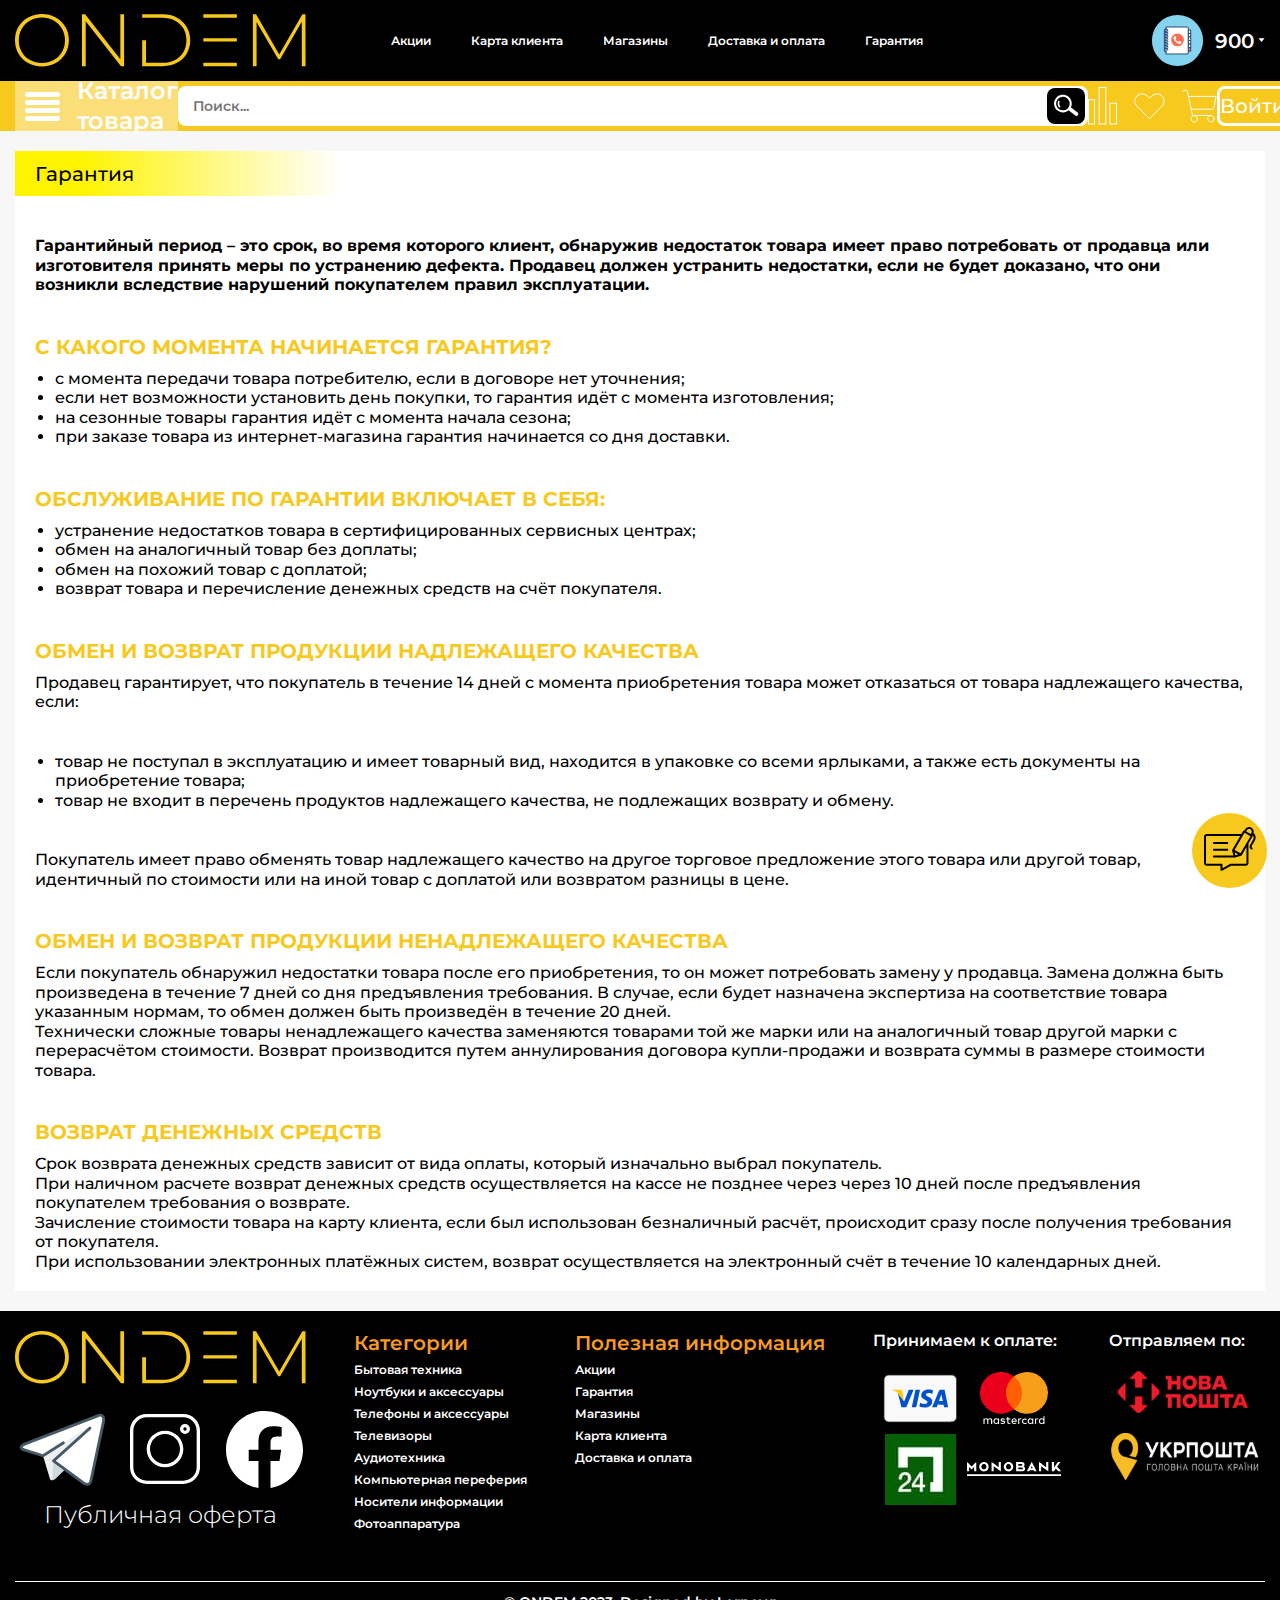
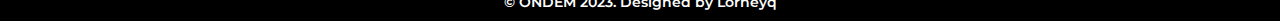
<file: warranty.html>
<!DOCTYPE html>
<html lang="ru">
  <head>
    <meta charset="UTF-8">
    <meta http-equiv="X-UA-Compatible" content="IE=edge">
    <meta name="viewport" content="width=device-width, initial-scale=1.0">
    <title>Условия гарантии | Ondem</title>
    <link rel="stylesheet" href="./css/style.min.css"><link rel="apple-touch-icon" sizes="180x180" href="./images/icons/favicon/apple-touch-icon.png">
<link rel="icon" type="image/png" sizes="32x32" href="./images/icons/favicon/favicon-32x32.png">
<link rel="icon" type="image/png" sizes="16x16" href="./images/icons/favicon/favicon-16x16.png">
<link rel="manifest" href="./images/icons/favicon/site.webmanifest">
<link rel="mask-icon" href="./images/icons/favicon/safari-pinned-tab.svg" color="#5bbad5">
<meta name="msapplication-TileColor" content="#da532c">
<meta name="theme-color" content="#ffffff">
  </head>
  <body>
    <div class="wrapper"> 
      <header class="header">
        <div class="header__top">
          <div class="container">
            <div class="header__top-inner"><a href="./"><img class="logo" src="./images/logo.svg" alt="Logo"></a>
              <nav class="menu">
                <ul class="menu__list">  
                  <li class="menu__list-item"> <a href="#">Акции</a></li>
                  <li class="menu__list-item"><a href="./karta-klienta.html">Карта клиента</a></li>
                  <li class="menu__list-item"><a href="#">Магазины</a></li>
                  <li class="menu__list-item"><a href="./delivery-and-payment.html">Доставка и оплата</a></li>
                  <li class="menu__list-item"><a href="./warranty.html">Гарантия</a></li>
                </ul>
              </nav>
              <div class="header__dropdown"><a class="header__contacts" href="tel:900"><img src="./images/icons/contacts-ico.svg" alt="Contacts">900</a>
                <div class="header__dropdown-content">
                  <h1 class="header__dropdown-title">Контактные данные</h1>
                  <div class="header__dropdown-tel">
                    <p>Телефоные номера интернет-магазина</p>
                    <div class="header__dropdown-tel-container"><a href="tel:900">900<img src="./images/icons/tel.svg" alt="tel"></a><a href="tel:380998807766">+380 99 88 077 66<img src="./images/icons/tel.svg" alt="tel"></a><a href="tel:380998807766">+380 99 88 077 66<img src="./images/icons/tel.svg" alt="tel"></a></div>
                  </div>
                  <div class="header__dropdown-social m-t-15">   <a href="#"><img src="./images/icons/header-telegram.svg" alt="Telegram" title="Мы в Telegram"></a><a href="#"><img src="./images/icons/header-instagram.svg" alt="Instagram" title="Мы в Instagram"></a><a href="#"><img src="./images/icons/header-facebook.svg" alt="Facebook" title="Мы в Facebook"></a></div>
                  <div class="header__dropdown-email m-t-15 m-b-10">
                    <p>Почта интернет-магазина</p><a href="mailto:online@ondem.com">online@ondem.com</a>
                  </div>
                  <p>Работаем с 9:00 до 22:00</p>
                </div>
              </div>
            </div>
          </div>
        </div>
        <div class="header__bottom">
          <div class="container">
            <div class="header__bottom-inner"><a class="header__catalog" href="./catalog">Каталог товара
                <div class="header__catalog-btn"><span> </span><span> </span><span> </span><span></span></div>
                <ul class="catalog-menu__list"> 
                  <li class="catalog-menu__list-item"><a href="#">Бытовая техника
                      <div class="catalog-menu__icon"><svg width="25" height="23" viewBox="0 0 25 23" fill="none" xmlns="http://www.w3.org/2000/svg">
<path d="M5.98202 22.0152C6.36171 22.2209 6.73612 22.242 7.15273 22.242C7.56405 22.242 7.97538 22.242 8.38671 22.242C9.82109 22.242 11.2555 22.242 12.6898 22.242C15.8223 22.242 18.9547 22.242 22.0871 22.242C22.8781 22.242 23.917 22.4002 24.5656 21.8517C25.3303 21.2031 25.151 20.0799 25.151 19.1834C25.151 16.014 25.151 12.8447 25.151 9.67538C25.151 7.6451 25.151 5.61483 25.151 3.58456C25.151 2.89901 25.267 2.0869 24.8609 1.491C24.5023 0.963657 23.9275 0.76854 23.3158 0.76854C22.3666 0.76854 21.4174 0.76854 20.4734 0.76854C17.1723 0.76854 13.8711 0.76854 10.5699 0.76854C9.46249 0.76854 8.35507 0.76854 7.24765 0.76854C6.98925 0.76854 6.7414 0.763267 6.483 0.800181C5.85546 0.889829 5.35976 1.43827 5.20155 2.02889C5.133 2.28202 5.15409 2.56151 5.15409 2.81991C5.15409 5.3037 5.15409 7.78221 5.15409 10.266C5.15409 10.2713 5.15409 10.2765 5.15409 10.2765C5.15409 10.7881 5.94511 10.7881 5.94511 10.2765C5.94511 7.84549 5.94511 5.40917 5.94511 2.97811C5.94511 2.76717 5.93983 2.56151 5.94511 2.35057C5.95566 1.9076 6.3828 1.55956 6.80995 1.55956C7.01034 1.55956 7.20546 1.55956 7.40585 1.55956C8.58183 1.55956 9.7578 1.55956 10.9338 1.55956C14.2191 1.55956 17.5098 1.55956 20.7951 1.55956C21.66 1.55956 22.5301 1.55956 23.3949 1.55956C23.9381 1.55956 24.3494 1.91288 24.3494 2.47713C24.3494 3.18905 24.3494 3.90624 24.3494 4.61815C24.3494 6.6326 24.3494 8.64178 24.3494 10.6562C24.3494 13.6937 24.3494 16.7312 24.3494 19.7687C24.3494 20.0324 24.3494 20.3014 24.3494 20.565C24.3494 21.0976 23.9381 21.4562 23.4266 21.4562C22.6039 21.4562 21.776 21.4562 20.9533 21.4562C17.6732 21.4562 14.3984 21.4562 11.1184 21.4562C10.0637 21.4562 9.00898 21.4562 7.95429 21.4562C7.65898 21.4562 7.36366 21.4562 7.06835 21.4562C6.8205 21.4562 6.60429 21.4615 6.37753 21.3402C5.93456 21.0871 5.53378 21.7726 5.98202 22.0152Z" fill="black"/>
<path d="M20.89 13.7096C20.8742 16.0299 19.4557 18.1709 17.2883 19.0357C15.084 19.9164 12.5422 19.3152 10.9285 17.5908C9.32539 15.877 8.97207 13.2508 10.0109 11.1572C11.0604 9.0373 13.3279 7.81387 15.6641 7.99316C18.6066 8.21992 20.8742 10.8039 20.89 13.7096C20.8953 14.2211 21.6863 14.2211 21.6811 13.7096C21.6652 11.2891 20.31 9.04258 18.1637 7.91934C16.0016 6.78555 13.291 6.99648 11.3188 8.43086C9.32012 9.88633 8.34981 12.3332 8.7084 14.7643C9.06172 17.1373 10.823 19.1201 13.0643 19.9006C15.0365 20.5861 17.2988 20.217 18.9811 18.9936C20.6686 17.7648 21.6652 15.7926 21.6758 13.7096C21.6863 13.198 20.8953 13.198 20.89 13.7096Z" fill="#F7C91E"/>
<path d="M19.2342 13.7096C19.2236 14.8697 18.7438 15.9455 17.8895 16.7313C17.0352 17.5223 15.8645 17.865 14.7201 17.7596C12.3471 17.5486 10.6965 15.165 11.1658 12.8764C11.5877 10.8197 13.5389 9.46973 15.5955 9.6543C17.6521 9.83887 19.2131 11.6793 19.2342 13.7096C19.2395 14.2211 20.0305 14.2211 20.0252 13.7096C20.0041 11.1941 18.0846 9.12696 15.5955 8.86328C13.1381 8.60488 10.8283 10.4031 10.3748 12.8078C9.91074 15.2705 11.4453 17.7016 13.8395 18.3977C16.26 19.099 18.7965 17.7279 19.7088 15.4287C19.925 14.8855 20.0146 14.2949 20.0199 13.7148C20.0252 13.198 19.2342 13.198 19.2342 13.7096Z" fill="#F7C91E"/>
<path d="M5.55486 5.96814C7.49548 5.96814 9.43611 5.96814 11.3767 5.96814C14.699 5.96814 18.016 5.96814 21.3383 5.96814C22.4773 5.96814 23.6164 5.96814 24.7502 5.96814C25.2617 5.96814 25.2617 5.17712 24.7502 5.17712C22.8095 5.17712 20.8689 5.17712 18.9283 5.17712C15.606 5.17712 12.289 5.17712 8.96677 5.17712C7.82771 5.17712 6.68865 5.17712 5.55486 5.17712C5.04861 5.17712 5.04861 5.96814 5.55486 5.96814Z" fill="black"/>
<path d="M8.95625 3.36306C8.93516 3.81657 8.28125 3.81657 8.26016 3.36306C8.23379 2.90954 8.93516 2.91482 8.95625 3.36306C8.98262 3.86931 9.77364 3.87458 9.74727 3.36306C9.71563 2.7197 9.24629 2.25564 8.60821 2.224C7.97012 2.19236 7.49551 2.76716 7.46914 3.36306C7.4375 4.00114 8.01231 4.47575 8.60821 4.50212C9.24629 4.53376 9.7209 3.95896 9.74727 3.36306C9.76836 2.85154 8.97735 2.85681 8.95625 3.36306Z" fill="#F7C91E"/>
<path d="M11.8566 3.36306C11.8356 3.81657 11.1816 3.81657 11.1606 3.36306C11.1395 2.90954 11.8356 2.91482 11.8566 3.36306C11.883 3.86931 12.674 3.87458 12.6477 3.36306C12.616 2.7197 12.1467 2.25564 11.5086 2.224C10.8705 2.19236 10.3959 2.76716 10.3695 3.36306C10.3379 4.00114 10.9127 4.47575 11.5086 4.50212C12.1467 4.53376 12.6213 3.95896 12.6477 3.36306C12.674 2.85154 11.883 2.85681 11.8566 3.36306Z" fill="#F7C91E"/>
<path d="M14.7623 3.36306C14.7412 3.81657 14.0873 3.81657 14.0662 3.36306C14.0398 2.90954 14.7412 2.91482 14.7623 3.36306C14.7887 3.86931 15.5797 3.87458 15.5533 3.36306C15.5217 2.7197 15.0523 2.25564 14.4142 2.224C13.7761 2.19236 13.3015 2.76716 13.2752 3.36306C13.2435 4.00114 13.8183 4.47575 14.4142 4.50212C15.0523 4.53376 15.5269 3.95896 15.5533 3.36306C15.5744 2.85154 14.7834 2.85681 14.7623 3.36306Z" fill="#F7C91E"/>
<path d="M7.55878 12.5916C5.133 12.5916 2.70722 12.5916 0.281435 12.5916C0.270888 12.5916 0.255068 12.5916 0.244521 12.5916C0.0441304 12.5916 -0.166807 12.7709 -0.150987 12.9871C0.0546773 15.4656 0.265615 17.9388 0.471279 20.4174C0.55038 21.3877 1.16737 22.1049 2.14823 22.2314C2.35917 22.2578 2.58593 22.2367 2.79686 22.2367C3.19765 22.2367 3.6037 22.2367 4.00448 22.2367C4.63729 22.2367 5.34394 22.3211 5.9662 22.1787C6.58847 22.0363 7.0578 21.5195 7.25292 20.9289C7.31093 20.7443 7.32147 20.5492 7.33729 20.3541C7.54296 17.8967 7.74862 15.4445 7.95429 12.9871C7.99647 12.4808 7.20546 12.4808 7.16327 12.9871C6.95761 15.4656 6.74667 17.9388 6.54101 20.4174C6.48827 21.0502 6.02948 21.4457 5.40194 21.4457C4.66894 21.4457 3.93065 21.4457 3.19765 21.4457C2.52792 21.4457 1.76854 21.5722 1.38358 20.8814C1.20429 20.565 1.2412 20.0693 1.20956 19.7213C1.01972 17.4748 0.829873 15.2283 0.645302 12.9818C0.513466 13.1137 0.38163 13.2455 0.249794 13.3773C2.67558 13.3773 5.10136 13.3773 7.52714 13.3773C7.53768 13.3773 7.5535 13.3773 7.56405 13.3773C8.0703 13.3826 8.0703 12.5916 7.55878 12.5916Z" fill="black"/>
<path d="M6.5199 12.5916C5.22791 12.5916 3.93065 12.5916 2.63865 12.5916C2.18514 12.5916 1.73162 12.5916 1.27811 12.5916C1.09881 12.5916 1.13572 12.3596 1.13572 12.2435C1.13572 12.1275 1.09881 11.8955 1.27811 11.8955C1.41522 11.8955 1.5576 11.8955 1.69471 11.8955C2.84959 11.8955 4.00447 11.8955 5.15936 11.8955C5.57596 11.8955 5.99256 11.8955 6.40916 11.8955C6.50936 11.8955 6.61483 11.8797 6.65701 12.001C6.68865 12.1012 6.66229 12.2435 6.66229 12.349C6.66229 12.4545 6.66756 12.581 6.5199 12.5916C6.01365 12.6232 6.00838 13.4142 6.5199 13.3826C6.86795 13.3615 7.13162 13.2086 7.32674 12.9185C7.46912 12.7076 7.4533 12.4334 7.4533 12.1908C7.4533 11.6318 7.14217 11.1045 6.5199 11.1045C6.03475 11.1045 5.55486 11.1045 5.06971 11.1045C4.23123 11.1045 3.38748 11.1045 2.54901 11.1045C2.23787 11.1045 1.92674 11.1045 1.61561 11.1045C1.44686 11.1045 1.26756 11.0887 1.10408 11.1256C-0.00861192 11.3523 0.0968568 13.3879 1.28865 13.3879C1.76854 13.3879 2.25369 13.3879 2.73358 13.3879C3.99393 13.3879 5.25955 13.3879 6.5199 13.3879C7.03143 13.3826 7.03143 12.5916 6.5199 12.5916Z" fill="black"/>
<path d="M5.97675 11.1045C4.68476 11.1045 3.39804 11.1045 2.10605 11.1045C1.97421 11.1045 1.69472 11.1572 1.6789 10.9621C1.66308 10.7037 1.758 10.6615 1.97948 10.6615C2.69667 10.6615 3.41386 10.6615 4.13105 10.6615C4.64784 10.6615 5.16991 10.6615 5.68671 10.6615C5.78163 10.6615 5.87655 10.6615 5.97148 10.6615C6.18241 10.6615 6.18241 11.0886 5.97675 11.1045C5.4705 11.1361 5.46523 11.9271 5.97675 11.8955C6.6412 11.8533 7.02089 11.2627 6.88905 10.6246C6.79413 10.15 6.37753 9.87048 5.90819 9.87048C5.24901 9.87048 4.58456 9.87048 3.92538 9.87048C3.25038 9.87048 2.58066 9.87048 1.90566 9.87048C1.44159 9.87048 1.07773 10.1078 0.924796 10.556C0.724405 11.1361 1.11991 11.848 1.75273 11.8902C2.45409 11.9377 3.17128 11.8955 3.87792 11.8955C4.57929 11.8955 5.28065 11.8955 5.98202 11.8955C6.48827 11.8955 6.48827 11.1045 5.97675 11.1045Z" fill="black"/>
</svg>
                      </div></a>
                    <div class="catalog-menu__submenu"> 
                      <ul class="catalog-menu__submenu-list"> 
                        <li class="catalog-menu__submenu-list-item"><a href="#">
                            <div class="catalog-menu__submenu-bg"></div>
                            <h4>Смартфоны</h4><img src="./images/catalog/preview/telefony-i-aksessuary.png" alt="Смартфоны"></a></li>
                        <li class="catalog-menu__submenu-list-item"><a href="#">
                            <div class="catalog-menu__submenu-bg"></div>
                            <h4>Смартфоны</h4><img src="./images/catalog/preview/telefony-i-aksessuary.png" alt="Смартфоны"></a></li>
                        <li class="catalog-menu__submenu-list-item"><a href="#">
                            <div class="catalog-menu__submenu-bg"></div>
                            <h4>Смартфоны</h4><img src="./images/catalog/preview/telefony-i-aksessuary.png" alt="Смартфоны"></a></li>
                        <li class="catalog-menu__submenu-list-item"><a href="#">
                            <div class="catalog-menu__submenu-bg"></div>
                            <h4>Смартфоны</h4><img src="./images/catalog/preview/telefony-i-aksessuary.png" alt="Смартфоны"></a></li>
                        <li class="catalog-menu__submenu-list-item"><a href="#">
                            <div class="catalog-menu__submenu-bg"></div>
                            <h4>Смартфоны</h4><img src="./images/catalog/preview/telefony-i-aksessuary.png" alt="Смартфоны"></a></li>
                        <li class="catalog-menu__submenu-list-item"><a href="#">
                            <div class="catalog-menu__submenu-bg"></div>
                            <h4>Смартфоны</h4><img src="./images/catalog/preview/telefony-i-aksessuary.png" alt="Смартфоны"></a></li>
                        <li class="catalog-menu__submenu-list-item"><a href="#">
                            <div class="catalog-menu__submenu-bg"></div>
                            <h4>Смартфоны</h4><img src="./images/catalog/preview/telefony-i-aksessuary.png" alt="Смартфоны"></a></li>
                        <li class="catalog-menu__submenu-list-item"><a href="#">
                            <div class="catalog-menu__submenu-bg"></div>
                            <h4>Смартфоны</h4><img src="./images/catalog/preview/telefony-i-aksessuary.png" alt="Смартфоны"></a></li>
                        <li class="catalog-menu__submenu-list-item"><a href="#">
                            <div class="catalog-menu__submenu-bg"></div>
                            <h4>Смартфоны</h4><img src="./images/catalog/preview/telefony-i-aksessuary.png" alt="Смартфоны"></a></li>
                        <li class="catalog-menu__submenu-list-item"><a href="#">
                            <div class="catalog-menu__submenu-bg"></div>
                            <h4>Смартфоны</h4><img src="./images/catalog/preview/telefony-i-aksessuary.png" alt="Смартфоны"></a></li>
                        <li class="catalog-menu__submenu-list-item"><a href="#">
                            <div class="catalog-menu__submenu-bg"></div>
                            <h4>Смартфоны</h4><img src="./images/catalog/preview/telefony-i-aksessuary.png" alt="Смартфоны"></a></li>
                        <li class="catalog-menu__submenu-list-item"><a href="#">
                            <div class="catalog-menu__submenu-bg"></div>
                            <h4>Смартфоны</h4><img src="./images/catalog/preview/telefony-i-aksessuary.png" alt="Смартфоны"></a></li>
                        <li class="catalog-menu__submenu-list-item"><a href="#">
                            <div class="catalog-menu__submenu-bg"></div>
                            <h4>Смартфоны</h4><img src="./images/catalog/preview/telefony-i-aksessuary.png" alt="Смартфоны"></a></li>
                      </ul>
                    </div>
                  </li>
                  <li class="catalog-menu__list-item"><a href="#">Ноутбуки и аксессуары
                      <div class="catalog-menu__icon"><svg width="26" height="18" viewBox="0 0 26 18" fill="none" xmlns="http://www.w3.org/2000/svg">
<path d="M13.8738 1.59799H13.0931V0.798997H13.8738V1.59799ZM14.6546 9.77516e-06H12.3123V2.39697H14.6546V9.77516e-06Z" fill="#F7C91E"/>
<path d="M15.8257 15.1808V15.5803H11.1412V15.1808H10.3605V15.78C10.3605 16.1104 10.6232 16.3793 10.9461 16.3793H16.0209C16.3437 16.3793 16.6064 16.1104 16.6064 15.78V15.1808H15.8257Z" fill="#F7C91E"/>
<path d="M12.7027 7.59039H6.45676V3.99495C6.45676 3.77523 6.63242 3.59545 6.84713 3.59545H12.3123C12.527 3.59545 12.7027 3.77523 12.7027 3.99495V7.59039Z" fill="#E0E0E0"/>
<path d="M20.5102 7.59039H14.2642V3.99495C14.2642 3.77523 14.4399 3.59545 14.6546 3.59545H20.1198C20.3345 3.59545 20.5102 3.77523 20.5102 3.99495V7.59039Z" fill="#E0E0E0"/>
<path d="M16.2161 15.1808V15.78C16.2161 15.8899 16.1282 15.9798 16.0209 15.9798H10.946C10.8387 15.9798 10.7509 15.8899 10.7509 15.78V15.1808" fill="#F7C91E"/>
<path d="M4.5049 16.7787H1.38193V15.9798H4.5049V16.7787Z" fill="#262626"/>
<path d="M25.5849 16.7787H22.462V15.9798H25.5849V16.7787Z" fill="#262626"/>
<path d="M24.0235 15.1808H23.2427V1.99749C23.2427 1.33653 22.7175 0.799009 22.0716 0.799009H4.89528C4.24941 0.799009 3.72416 1.33653 3.72416 1.99749V15.1808H2.94342V1.99749C2.94342 0.896086 3.81902 2.09808e-05 4.89528 2.09808e-05H22.0716C23.1479 2.09808e-05 24.0235 0.896086 24.0235 1.99749V15.1808Z" fill="#262626"/>
<path d="M1.77232 15.5803V16.3793C1.77232 16.8199 2.12248 17.1782 2.55306 17.1782H24.4139C24.8444 17.1782 25.1946 16.8199 25.1946 16.3793V15.5803H1.77232ZM24.4139 17.9772H2.55306C1.6921 17.9772 0.991577 17.2603 0.991577 16.3793V15.5803C0.991577 15.1396 1.34174 14.7813 1.77232 14.7813H25.1946C25.6252 14.7813 25.9754 15.1396 25.9754 15.5803V16.3793C25.9754 17.2603 25.2748 17.9772 24.4139 17.9772Z" fill="#262626"/>
<path d="M5.28566 13.1833H21.6813V2.79647C21.6813 2.57615 21.5062 2.39698 21.2909 2.39698H5.67603C5.46074 2.39698 5.28566 2.57615 5.28566 2.79647V13.1833ZM22.462 13.9823H4.50491V2.79647C4.50491 2.13551 5.03016 1.59799 5.67603 1.59799H21.2909C21.9368 1.59799 22.462 2.13551 22.462 2.79647V13.9823Z" fill="#262626"/>
<path d="M12.7027 9.18835H6.45676V8.38937H12.7027V9.18835Z" fill="#262626"/>
<path d="M11.5316 10.7863H7.62787V9.98736H11.5316V10.7863Z" fill="#262626"/>
<path d="M20.5102 9.18835H14.2642V8.38937H20.5102V9.18835Z" fill="#262626"/>
<path d="M19.339 10.7863H15.4353V9.98736H19.339V10.7863Z" fill="#262626"/>
</svg>
                      </div></a>
                    <div class="catalog-menu__submenu"> 
                      <ul class="catalog-menu__submenu-list"> 
                        <li class="catalog-menu__submenu-list-item"><a href="#">
                            <div class="catalog-menu__submenu-bg"></div>
                            <h4>Смартфоны</h4><img src="./images/catalog/preview/telefony-i-aksessuary.png" alt="Смартфоны"></a></li>
                        <li class="catalog-menu__submenu-list-item"><a href="#">
                            <div class="catalog-menu__submenu-bg"></div>
                            <h4>Смартфоны</h4><img src="./images/catalog/preview/telefony-i-aksessuary.png" alt="Смартфоны"></a></li>
                        <li class="catalog-menu__submenu-list-item"><a href="#">
                            <div class="catalog-menu__submenu-bg"></div>
                            <h4>Смартфоны</h4><img src="./images/catalog/preview/telefony-i-aksessuary.png" alt="Смартфоны"></a></li>
                        <li class="catalog-menu__submenu-list-item"><a href="#">
                            <div class="catalog-menu__submenu-bg"></div>
                            <h4>Смартфоны</h4><img src="./images/catalog/preview/telefony-i-aksessuary.png" alt="Смартфоны"></a></li>
                        <li class="catalog-menu__submenu-list-item"><a href="#">
                            <div class="catalog-menu__submenu-bg"></div>
                            <h4>Смартфоны</h4><img src="./images/catalog/preview/telefony-i-aksessuary.png" alt="Смартфоны"></a></li>
                      </ul>
                    </div>
                  </li>
                  <li class="catalog-menu__list-item"><a href="#">Смартфоны
                      <div class="catalog-menu__icon"><svg width="13" height="23" viewBox="0 0 13 23" fill="none" xmlns="http://www.w3.org/2000/svg">
<path d="M2.50339 3.11078H10.5489V18.3292H2.50339V3.11078Z" stroke="#231F20" stroke-miterlimit="10" stroke-linecap="round" stroke-linejoin="round"/>
<path d="M2.49496 1H10.5574C11.3907 1 12.0653 1.675 12.0653 2.50891V20.3894C12.0653 21.2233 11.3907 21.8983 10.5574 21.8983H2.49496C1.66159 21.8983 0.98703 21.2233 0.98703 20.3894V2.51031C0.98703 1.67641 1.66159 1 2.49496 1Z" stroke="#231F20" stroke-miterlimit="10" stroke-linecap="round" stroke-linejoin="round"/>
<path d="M9.2729 20.997H3.62485" stroke="#F7C91E" stroke-miterlimit="10" stroke-linecap="round" stroke-linejoin="round"/>
</svg>
                      </div></a>
                    <div class="catalog-menu__submenu"> 
                      <ul class="catalog-menu__submenu-list"> 
                        <li class="catalog-menu__submenu-list-item"><a href="#">
                            <div class="catalog-menu__submenu-bg"></div>
                            <h4>Смартфоны</h4><img src="./images/catalog/preview/telefony-i-aksessuary.png" alt="Смартфоны"></a></li>
                        <li class="catalog-menu__submenu-list-item"><a href="#">
                            <div class="catalog-menu__submenu-bg"></div>
                            <h4>Смартфоны</h4><img src="./images/catalog/preview/telefony-i-aksessuary.png" alt="Смартфоны"></a></li>
                        <li class="catalog-menu__submenu-list-item"><a href="#">
                            <div class="catalog-menu__submenu-bg"></div>
                            <h4>Смартфоны</h4><img src="./images/catalog/preview/telefony-i-aksessuary.png" alt="Смартфоны"></a></li>
                        <li class="catalog-menu__submenu-list-item"><a href="#">
                            <div class="catalog-menu__submenu-bg"></div>
                            <h4>Смартфоны</h4><img src="./images/catalog/preview/telefony-i-aksessuary.png" alt="Смартфоны"></a></li>
                        <li class="catalog-menu__submenu-list-item"><a href="#">
                            <div class="catalog-menu__submenu-bg"></div>
                            <h4>Смартфоны</h4><img src="./images/catalog/preview/telefony-i-aksessuary.png" alt="Смартфоны"></a></li>
                        <li class="catalog-menu__submenu-list-item"><a href="#">
                            <div class="catalog-menu__submenu-bg"></div>
                            <h4>Смартфоны</h4><img src="./images/catalog/preview/telefony-i-aksessuary.png" alt="Смартфоны"></a></li>
                        <li class="catalog-menu__submenu-list-item"><a href="#">
                            <div class="catalog-menu__submenu-bg"></div>
                            <h4>Смартфоны</h4><img src="./images/catalog/preview/telefony-i-aksessuary.png" alt="Смартфоны"></a></li>
                      </ul>
                    </div>
                  </li>
                  <li class="catalog-menu__list-item"><a href="#">Телевизоры
                      <div class="catalog-menu__icon"><svg width="27" height="19" viewBox="0 0 28 19" fill="none" xmlns="http://www.w3.org/2000/svg">
<path d="M6.98767 16.375H14.4828V18.125H10.3188V19H19.4796V18.125H15.3156V16.375H21.9779V5H6.98767V16.375ZM7.82046 5.875H21.1451V15.5H7.82046V5.875Z" fill="black"/>
<path d="M0.991577 19H5.98833V0H0.991577V19ZM1.82437 0.863636H5.15554V18.1364H1.82437V0.863636Z" fill="black"/>
<path d="M22.9773 0V19H27.9741V0H22.9773ZM27.1413 18.1364H23.8101V0.863636H27.1413V18.1364Z" fill="black"/>
<path d="M3.49026 3C3.76641 3 3.99026 2.77614 3.99026 2.5C3.99026 2.22386 3.76641 2 3.49026 2C3.21412 2 2.99026 2.22386 2.99026 2.5C2.99026 2.77614 3.21412 3 3.49026 3Z" fill="#F7C91E"/>
<path d="M3.49026 6C3.76641 6 3.99026 5.77614 3.99026 5.5C3.99026 5.22386 3.76641 5 3.49026 5C3.21412 5 2.99026 5.22386 2.99026 5.5C2.99026 5.77614 3.21412 6 3.49026 6Z" fill="#F7C91E"/>
<path d="M3.49026 9C3.76641 9 3.99026 8.77614 3.99026 8.5C3.99026 8.22386 3.76641 8 3.49026 8C3.21412 8 2.99026 8.22386 2.99026 8.5C2.99026 8.77614 3.21412 9 3.49026 9Z" fill="#F7C91E"/>
<path d="M25.476 3C25.7521 3 25.976 2.77614 25.976 2.5C25.976 2.22386 25.7521 2 25.476 2C25.1998 2 24.976 2.22386 24.976 2.5C24.976 2.77614 25.1998 3 25.476 3Z" fill="#F7C91E"/>
<path d="M25.476 6C25.7521 6 25.976 5.77614 25.976 5.5C25.976 5.22386 25.7521 5 25.476 5C25.1998 5 24.976 5.22386 24.976 5.5C24.976 5.77614 25.1998 6 25.476 6Z" fill="#F7C91E"/>
<path d="M25.476 9C25.7521 9 25.976 8.77614 25.976 8.5C25.976 8.22386 25.7521 8 25.476 8C25.1998 8 24.976 8.22386 24.976 8.5C24.976 8.77614 25.1998 9 25.476 9Z" fill="#F7C91E"/>
</svg>
                      </div></a>
                    <div class="catalog-menu__submenu"> 
                      <ul class="catalog-menu__submenu-list"> 
                        <li class="catalog-menu__submenu-list-item"><a href="#">
                            <div class="catalog-menu__submenu-bg"></div>
                            <h4>Смартфоны</h4><img src="./images/catalog/preview/telefony-i-aksessuary.png" alt="Смартфоны"></a></li>
                        <li class="catalog-menu__submenu-list-item"><a href="#">
                            <div class="catalog-menu__submenu-bg"></div>
                            <h4>Смартфоны</h4><img src="./images/catalog/preview/telefony-i-aksessuary.png" alt="Смартфоны"></a></li>
                        <li class="catalog-menu__submenu-list-item"><a href="#">
                            <div class="catalog-menu__submenu-bg"></div>
                            <h4>Смартфоны</h4><img src="./images/catalog/preview/telefony-i-aksessuary.png" alt="Смартфоны"></a></li>
                      </ul>
                    </div>
                  </li>
                  <li class="catalog-menu__list-item"><a class="audiotechnica" href="#">Аудиотехника
                      <div class="catalog-menu__icon"><svg width="23" height="22" viewBox="0 0 23 22" fill="none" xmlns="http://www.w3.org/2000/svg">
<path d="M22.9715 11.4233C22.9336 8.76856 21.9436 6.21596 20.182 4.23109L20.7737 3.61341L20.4356 3.31726C18.1497 1.16327 15.1218 -0.0248548 11.9825 0.000394337C8.8432 -0.0248548 5.81522 1.16327 3.52936 3.31726L3.19124 3.60495L3.78296 4.23109C2.02139 6.21596 1.03135 8.76856 0.993428 11.4233C0.958453 12.6227 1.16495 13.8168 1.60062 14.9347C2.03629 16.0526 2.69222 17.0712 3.52936 17.9301V20.3077H5.21999C5.21999 20.7565 5.39811 21.187 5.71516 21.5043C6.03222 21.8217 6.46223 22 6.91061 22C7.35899 22 7.78901 21.8217 8.10606 21.5043C8.42312 21.187 8.60124 20.7565 8.60124 20.3077V13.5386C8.60124 13.0898 8.42312 12.6594 8.10606 12.342C7.78901 12.0246 7.35899 11.8463 6.91061 11.8463C6.46223 11.8463 6.03222 12.0246 5.71516 12.342C5.39811 12.6594 5.21999 13.0898 5.21999 13.5386H3.52936V16.6439C2.38405 15.1495 1.78712 13.3061 1.83874 11.4233C1.87076 8.99607 2.77042 6.66066 4.37468 4.84031L4.94104 5.44107L5.21999 5.14492C7.04221 3.4169 9.47305 2.48011 11.9825 2.53881C14.4919 2.48011 16.9228 3.4169 18.745 5.14492L19.0493 5.44107L19.5903 4.84031C21.1945 6.66066 22.0942 8.99607 22.1262 11.4233C22.1778 13.3061 21.5809 15.1495 20.4356 16.6439V13.5386H18.745C18.745 13.0898 18.5669 12.6594 18.2498 12.342C17.9328 12.0246 17.5027 11.8463 17.0544 11.8463C16.606 11.8463 16.176 12.0246 15.8589 12.342C15.5419 12.6594 15.3637 13.0898 15.3637 13.5386V20.3077C15.3637 20.7565 15.5419 21.187 15.8589 21.5043C16.176 21.8217 16.606 22 17.0544 22C17.5027 22 17.9328 21.8217 18.2498 21.5043C18.5669 21.187 18.745 20.7565 18.745 20.3077H20.4356V17.9301C21.2727 17.0712 21.9287 16.0526 22.3644 14.9347C22.8 13.8168 23.0065 12.6227 22.9715 11.4233ZM6.91061 12.6925C7.1348 12.6925 7.34981 12.7816 7.50834 12.9403C7.66687 13.099 7.75593 13.3142 7.75593 13.5386V20.3077C7.75593 20.5321 7.66687 20.7474 7.50834 20.906C7.34981 21.0647 7.1348 21.1539 6.91061 21.1539C6.68642 21.1539 6.47141 21.0647 6.31289 20.906C6.15436 20.7474 6.0653 20.5321 6.0653 20.3077V13.5386C6.0653 13.3142 6.15436 13.099 6.31289 12.9403C6.47141 12.7816 6.68642 12.6925 6.91061 12.6925ZM4.37468 14.3848H5.21999V19.4616H4.37468V14.3848ZM18.9901 4.23109C17.0495 2.54445 14.552 1.63977 11.9825 1.69267C9.41297 1.63977 6.91548 2.54445 4.97485 4.23109L4.37468 3.63879C6.48277 1.80574 9.19029 0.812008 11.9825 0.846533C14.7747 0.812008 17.4822 1.80574 19.5903 3.63879L18.9901 4.23109ZM17.0544 21.1539C16.8302 21.1539 16.6152 21.0647 16.4566 20.906C16.2981 20.7474 16.209 20.5321 16.209 20.3077V13.5386C16.209 13.3142 16.2981 13.099 16.4566 12.9403C16.6152 12.7816 16.8302 12.6925 17.0544 12.6925C17.2785 12.6925 17.4936 12.7816 17.6521 12.9403C17.8106 13.099 17.8997 13.3142 17.8997 13.5386V20.3077C17.8997 20.5321 17.8106 20.7474 17.6521 20.906C17.4936 21.0647 17.2785 21.1539 17.0544 21.1539ZM19.5903 19.4616H18.745C18.745 17.479 18.745 16.3674 18.745 14.3848H19.5903C19.5903 16.3674 19.5903 17.479 19.5903 19.4616Z" fill="black"/>
<path d="M18.9901 4.23109C17.0495 2.54445 14.552 1.63977 11.9825 1.69267C9.41297 1.63977 6.91548 2.54445 4.97485 4.23109L4.37468 3.63879C6.48277 1.80574 9.19029 0.812008 11.9825 0.846533C14.7747 0.812008 17.4822 1.80574 19.5903 3.63879L18.9901 4.23109Z" fill="none"/>
<path d="M17.0544 21.1539C16.8302 21.1539 16.6152 21.0647 16.4566 20.906C16.2981 20.7474 16.209 20.5321 16.209 20.3077V13.5386C16.209 13.3142 16.2981 13.099 16.4566 12.9403C16.6152 12.7816 16.8302 12.6925 17.0544 12.6925C17.2785 12.6925 17.4936 12.7816 17.6521 12.9403C17.8106 13.099 17.8997 13.3142 17.8997 13.5386V20.3077C17.8997 20.5321 17.8106 20.7474 17.6521 20.906C17.4936 21.0647 17.2785 21.1539 17.0544 21.1539Z" fill="none"/>
<path d="M6.91061 12.6925C7.1348 12.6925 7.34981 12.7816 7.50834 12.9403C7.66687 13.099 7.75593 13.3142 7.75593 13.5386V20.3077C7.75593 20.5321 7.66687 20.7474 7.50834 20.906C7.34981 21.0647 7.1348 21.1539 6.91061 21.1539C6.68642 21.1539 6.47141 21.0647 6.31289 20.906C6.15436 20.7474 6.0653 20.5321 6.0653 20.3077V13.5386C6.0653 13.3142 6.15436 13.099 6.31289 12.9403C6.47141 12.7816 6.68642 12.6925 6.91061 12.6925Z" fill="none"/>
<path d="M19.5903 19.4616H18.745V14.3848H19.5903V19.4616Z" fill="none"/>
<path d="M4.37468 14.3848H5.21999V19.4616H4.37468V14.3848Z" fill="none"/>
</svg>
                      </div></a>
                    <div class="catalog-menu__submenu"> 
                      <ul class="catalog-menu__submenu-list"> 
                        <li class="catalog-menu__submenu-list-item"><a href="#">
                            <div class="catalog-menu__submenu-bg"></div>
                            <h4>Смартфоны</h4><img src="./images/catalog/preview/telefony-i-aksessuary.png" alt="Смартфоны"></a></li>
                        <li class="catalog-menu__submenu-list-item"><a href="#">
                            <div class="catalog-menu__submenu-bg"></div>
                            <h4>Смартфоны</h4><img src="./images/catalog/preview/telefony-i-aksessuary.png" alt="Смартфоны"></a></li>
                        <li class="catalog-menu__submenu-list-item"><a href="#">
                            <div class="catalog-menu__submenu-bg"></div>
                            <h4>Смартфоны</h4><img src="./images/catalog/preview/telefony-i-aksessuary.png" alt="Смартфоны"></a></li>
                        <li class="catalog-menu__submenu-list-item"><a href="#">
                            <div class="catalog-menu__submenu-bg"></div>
                            <h4>Смартфоны</h4><img src="./images/catalog/preview/telefony-i-aksessuary.png" alt="Смартфоны"></a></li>
                        <li class="catalog-menu__submenu-list-item"><a href="#">
                            <div class="catalog-menu__submenu-bg"></div>
                            <h4>Смартфоны</h4><img src="./images/catalog/preview/telefony-i-aksessuary.png" alt="Смартфоны"></a></li>
                        <li class="catalog-menu__submenu-list-item"><a href="#">
                            <div class="catalog-menu__submenu-bg"></div>
                            <h4>Смартфоны</h4><img src="./images/catalog/preview/telefony-i-aksessuary.png" alt="Смартфоны"></a></li>
                        <li class="catalog-menu__submenu-list-item"><a href="#">
                            <div class="catalog-menu__submenu-bg"></div>
                            <h4>Смартфоны</h4><img src="./images/catalog/preview/telefony-i-aksessuary.png" alt="Смартфоны"></a></li>
                        <li class="catalog-menu__submenu-list-item"><a href="#">
                            <div class="catalog-menu__submenu-bg"></div>
                            <h4>Смартфоны</h4><img src="./images/catalog/preview/telefony-i-aksessuary.png" alt="Смартфоны"></a></li>
                      </ul>
                    </div>
                  </li>
                  <li class="catalog-menu__list-item"><a href="#">Компьютерная переферия
                      <div class="catalog-menu__icon"><svg width="28" height="19" viewBox="0 0 28 19" fill="none" xmlns="http://www.w3.org/2000/svg">
<path d="M26.7099 7.59375H2.25702C1.92157 7.59375 1.59987 7.72709 1.36267 7.96444C1.12547 8.20179 0.992218 8.52371 0.992218 8.85938L0.992218 17.2969C0.992218 17.6325 1.12547 17.9545 1.36267 18.1918C1.59987 18.4292 1.92157 18.5625 2.25702 18.5625H26.7099C27.0453 18.5625 27.367 18.4292 27.6042 18.1918C27.8414 17.9545 27.9747 17.6325 27.9747 17.2969V8.85938C27.9747 8.52371 27.8414 8.20179 27.6042 7.96444C27.367 7.72709 27.0453 7.59375 26.7099 7.59375ZM27.1315 17.2969C27.1315 17.4088 27.0871 17.5161 27.008 17.5952C26.9289 17.6743 26.8217 17.7188 26.7099 17.7188H2.25702C2.14521 17.7188 2.03797 17.6743 1.9589 17.5952C1.87984 17.5161 1.83542 17.4088 1.83542 17.2969V8.85938C1.83542 8.74749 1.87984 8.64018 1.9589 8.56106C2.03797 8.48195 2.14521 8.4375 2.25702 8.4375H26.7099C26.8217 8.4375 26.9289 8.48195 27.008 8.56106C27.0871 8.64018 27.1315 8.74749 27.1315 8.85938V17.2969Z" fill="black"/>
<path d="M20.3859 14.3438H19.5427V15.1875H21.2291V12.6562H20.3859V14.3438Z" fill="black"/>
<path d="M21.2291 16.0312H18.6995V16.875H21.2291V16.0312Z" fill="black"/>
<path d="M19.5427 12.6562H4.36502V13.5H19.5427V12.6562Z" fill="black"/>
<path d="M3.52237 12.6562H2.67862V13.5H3.52237V12.6562Z" fill="black"/>
<path d="M3.52237 9.28125H2.67862V10.125H3.52237V9.28125Z" fill="#F7C91E"/>
<path d="M12 3H10V4H12V3Z" fill="#F7C91E"/>
<path d="M4.36502 14.3438H2.67862V15.1875H4.36502V14.3438Z" fill="black"/>
<path d="M5.20823 16.0312H2.67862V16.875H5.20823V16.0312Z" fill="black"/>
<path d="M17.8563 16.0312H6.05145V16.875H17.8563V16.0312Z" fill="black"/>
<path d="M18.6995 14.3438H5.20822V15.1875H18.6995V14.3438Z" fill="black"/>
<path d="M21.2291 10.9688H2.67862V11.8125H21.2291V10.9688Z" fill="black"/>
<path d="M26.2883 10.9688H22.0723V11.8125H26.2883V10.9688Z" fill="black"/>
<path d="M21.2291 9.28125H4.36502V10.125H21.2291V9.28125Z" fill="black"/>
<path d="M26.2883 12.6562H22.0723V13.5H26.2883V12.6562Z" fill="black"/>
<path d="M24.6019 15.1875H23.7587V16.0312H22.9155V16.875H25.4451V16.0312H24.6019V15.1875Z" fill="#F7C91E"/>
<path d="M12.1512 6.4H15.9456C16.7283 6.4 17.479 6.0892 18.0325 5.53596C18.5859 4.98273 18.8968 4.23239 18.8968 3.45C18.8968 2.66761 18.5859 1.91727 18.0325 1.36404C17.479 0.810803 16.7283 0.5 15.9456 0.5H12.1512C11.3685 0.5 10.6179 0.810803 10.0644 1.36404C9.51094 1.91727 9.20001 2.66761 9.20001 3.45C9.20001 4.23239 9.51094 4.98273 10.0644 5.53596C10.6179 6.0892 11.3685 6.4 12.1512 6.4ZM18.0536 3.45C18.0536 3.72671 17.9991 4.00072 17.8932 4.25637C17.7872 4.51202 17.632 4.74431 17.4362 4.93998C17.2405 5.13564 17.0081 5.29085 16.7523 5.39675C16.4966 5.50264 16.2225 5.55714 15.9456 5.55714H14.2592V1.34286H15.9456C16.2225 1.34286 16.4966 1.39736 16.7523 1.50325C17.0081 1.60915 17.2405 1.76436 17.4362 1.96003C17.632 2.15569 17.7872 2.38798 17.8932 2.64363C17.9991 2.89928 18.0536 3.17329 18.0536 3.45ZM12.1512 1.34286H13.416V5.55714H12.1512C11.5921 5.55714 11.056 5.33514 10.6606 4.93998C10.2653 4.54481 10.0432 4.00885 10.0432 3.45C10.0432 2.89115 10.2653 2.35519 10.6606 1.96003C11.056 1.56486 11.5921 1.34286 12.1512 1.34286Z" fill="black"/>
</svg>
                      </div></a>
                    <div class="catalog-menu__submenu"> 
                      <ul class="catalog-menu__submenu-list"> 
                        <li class="catalog-menu__submenu-list-item"><a href="#">
                            <div class="catalog-menu__submenu-bg"></div>
                            <h4>Смартфоны</h4><img src="./images/catalog/preview/telefony-i-aksessuary.png" alt="Смартфоны"></a></li>
                        <li class="catalog-menu__submenu-list-item"><a href="#">
                            <div class="catalog-menu__submenu-bg"></div>
                            <h4>Смартфоны</h4><img src="./images/catalog/preview/telefony-i-aksessuary.png" alt="Смартфоны"></a></li>
                        <li class="catalog-menu__submenu-list-item"><a href="#">
                            <div class="catalog-menu__submenu-bg"></div>
                            <h4>Смартфоны</h4><img src="./images/catalog/preview/telefony-i-aksessuary.png" alt="Смартфоны"></a></li>
                        <li class="catalog-menu__submenu-list-item"><a href="#">
                            <div class="catalog-menu__submenu-bg"></div>
                            <h4>Смартфоны</h4><img src="./images/catalog/preview/telefony-i-aksessuary.png" alt="Смартфоны"></a></li>
                        <li class="catalog-menu__submenu-list-item"><a href="#">
                            <div class="catalog-menu__submenu-bg"></div>
                            <h4>Смартфоны</h4><img src="./images/catalog/preview/telefony-i-aksessuary.png" alt="Смартфоны"></a></li>
                      </ul>
                    </div>
                  </li>
                  <li class="catalog-menu__list-item"><a href="#">Носители информации
                      <div class="catalog-menu__icon"><svg width="27" height="27" viewBox="0 0 28 28" fill="none" xmlns="http://www.w3.org/2000/svg">
<path d="M16.1697 21.1156C15.9461 21.1156 15.7316 21.0266 15.5735 20.8684L7.14151 12.4309C7.06098 12.3531 6.99674 12.26 6.95255 12.157C6.90836 12.0541 6.8851 11.9434 6.88413 11.8313C6.88315 11.7193 6.90449 11.6082 6.94688 11.5045C6.98928 11.4008 7.05189 11.3066 7.13106 11.2274C7.21023 11.1481 7.30438 11.0855 7.408 11.0431C7.51163 11.0006 7.62266 10.9793 7.73462 10.9803C7.84658 10.9812 7.95723 11.0045 8.0601 11.0487C8.16298 11.093 8.25602 11.1572 8.3338 11.2378L16.7658 19.6753C16.8837 19.7933 16.964 19.9437 16.9965 20.1073C17.029 20.2709 17.0123 20.4406 16.9485 20.5947C16.8847 20.7489 16.7767 20.8806 16.638 20.9734C16.4994 21.0661 16.3364 21.1156 16.1697 21.1156Z" fill="black"/>
<path d="M6.91133 21.9594C6.8006 21.9599 6.69085 21.9386 6.58833 21.8968C6.48582 21.8549 6.39255 21.7932 6.31386 21.7152C6.15494 21.5578 6.06503 21.3436 6.06391 21.1198C6.0628 20.8961 6.15056 20.681 6.3079 20.522C6.46524 20.363 6.67927 20.273 6.9029 20.2719H6.91133C7.13496 20.2719 7.34944 20.3608 7.50757 20.519C7.6657 20.6772 7.75454 20.8918 7.75454 21.1156C7.75454 21.3394 7.6657 21.554 7.50757 21.7122C7.34944 21.8705 7.13496 21.9594 6.91133 21.9594Z" fill="#F7C91E"/>
<path d="M6.89445 27.0219C6.67084 27.0218 6.45641 26.9329 6.29831 26.7747L1.2391 21.7122C1.08102 21.5539 0.992218 21.3394 0.992218 21.1156C0.992218 20.8919 1.08102 20.6773 1.2391 20.5191L6.29831 15.4566C6.45643 15.2984 6.67087 15.2095 6.89445 15.2095C7.11804 15.2095 7.33247 15.2984 7.4906 15.4566L12.5498 20.5191C12.7034 20.6782 12.7884 20.8914 12.7865 21.1126C12.7846 21.3338 12.6959 21.5454 12.5395 21.7019C12.3832 21.8583 12.1717 21.947 11.9506 21.949C11.7295 21.9509 11.5166 21.8658 11.3575 21.7122L6.89445 17.2462L3.02753 21.1156L6.89445 24.9851L8.82792 23.0503C8.98695 22.8966 9.19994 22.8116 9.42103 22.8135C9.64211 22.8154 9.8536 22.9042 10.0099 23.0606C10.1663 23.2171 10.2549 23.4287 10.2569 23.6499C10.2588 23.8711 10.1738 24.0843 10.0202 24.2434L7.4906 26.7747C7.3325 26.9329 7.11807 27.0218 6.89445 27.0219Z" fill="black"/>
<path d="M13.6401 22.9466C13.308 22.9471 12.979 22.882 12.6721 22.755C12.3652 22.628 12.0864 22.4416 11.8516 22.2066L5.8042 16.1552C5.56926 15.9202 5.38289 15.6411 5.25574 15.334C5.12859 15.0268 5.06314 14.6976 5.06314 14.3652C5.06314 14.0327 5.12859 13.7036 5.25574 13.3964C5.38289 13.0893 5.56926 12.8102 5.8042 12.5752L7.14152 11.2378C7.30055 11.0841 7.51354 10.9991 7.73463 11.001C7.95571 11.0029 8.1672 11.0917 8.32353 11.2481C8.47987 11.4045 8.56855 11.6162 8.57047 11.8374C8.57239 12.0586 8.4874 12.2718 8.3338 12.4309L6.99649 13.7691C6.83841 13.9273 6.74961 14.1419 6.74961 14.3656C6.74961 14.5893 6.83841 14.8039 6.99649 14.9621L13.0439 21.0135C13.2021 21.1717 13.4165 21.2606 13.6401 21.2606C13.8637 21.2606 14.0781 21.1717 14.2362 21.0135L24.7889 10.454C25.7489 9.49332 26.2883 8.19037 26.2883 6.83177C26.2883 5.47317 25.7489 4.17022 24.7889 3.20955C23.8289 2.24888 22.5267 1.70918 21.169 1.70918C19.8113 1.70918 18.5092 2.24888 17.5492 3.20955L10.8634 9.89964C10.7044 10.0533 10.4914 10.1384 10.2703 10.1365C10.0492 10.1345 9.83773 10.0458 9.6814 9.88937C9.52506 9.73293 9.43638 9.52131 9.43446 9.30008C9.43254 9.07885 9.51753 8.86572 9.67112 8.70658L16.3569 2.01649C16.9878 1.37942 17.7382 0.87333 18.5651 0.527284C19.392 0.181239 20.2791 0.00205376 21.1754 1.75515e-05C22.0717 -0.00201865 22.9596 0.173134 23.7881 0.515419C24.6166 0.857704 25.3693 1.36038 26.0031 1.99458C26.6369 2.62877 27.1392 3.382 27.4813 4.21101C27.8233 5.04002 27.9984 5.92848 27.9964 6.82537C27.9943 7.72225 27.8152 8.60991 27.4694 9.43735C27.1236 10.2648 26.6178 11.0157 25.9812 11.6471L15.4285 22.2066C15.1937 22.4416 14.9149 22.6279 14.608 22.7549C14.3011 22.8818 13.9722 22.947 13.6401 22.9466Z" fill="black"/>
<path d="M15.3265 13.5219C15.1597 13.5218 14.9967 13.4723 14.8581 13.3796C14.7195 13.2869 14.6114 13.1551 14.5476 13.001C14.4838 12.8468 14.4671 12.6772 14.4997 12.5136C14.5322 12.3499 14.6124 12.1996 14.7303 12.0816L17.2599 9.55033C17.419 9.39663 17.632 9.31159 17.8531 9.31351C18.0741 9.31543 18.2856 9.40417 18.442 9.56061C18.5983 9.71704 18.687 9.92867 18.6889 10.1499C18.6908 10.3711 18.6058 10.5843 18.4522 10.7434L15.9226 13.2746C15.7645 13.4329 15.5501 13.5218 15.3265 13.5219Z" fill="#F7C91E"/>
</svg>
                      </div></a>
                    <div class="catalog-menu__submenu"> 
                      <ul class="catalog-menu__submenu-list"> 
                        <li class="catalog-menu__submenu-list-item"><a href="#">
                            <div class="catalog-menu__submenu-bg"></div>
                            <h4>Смартфоны</h4><img src="./images/catalog/preview/telefony-i-aksessuary.png" alt="Смартфоны"></a></li>
                        <li class="catalog-menu__submenu-list-item"><a href="#">
                            <div class="catalog-menu__submenu-bg"></div>
                            <h4>Смартфоны</h4><img src="./images/catalog/preview/telefony-i-aksessuary.png" alt="Смартфоны"></a></li>
                        <li class="catalog-menu__submenu-list-item"><a href="#">
                            <div class="catalog-menu__submenu-bg"></div>
                            <h4>Смартфоны</h4><img src="./images/catalog/preview/telefony-i-aksessuary.png" alt="Смартфоны"></a></li>
                        <li class="catalog-menu__submenu-list-item"><a href="#">
                            <div class="catalog-menu__submenu-bg"></div>
                            <h4>Смартфоны</h4><img src="./images/catalog/preview/telefony-i-aksessuary.png" alt="Смартфоны"></a></li>
                        <li class="catalog-menu__submenu-list-item"><a href="#">
                            <div class="catalog-menu__submenu-bg"></div>
                            <h4>Смартфоны</h4><img src="./images/catalog/preview/telefony-i-aksessuary.png" alt="Смартфоны"></a></li>
                        <li class="catalog-menu__submenu-list-item"><a href="#">
                            <div class="catalog-menu__submenu-bg"></div>
                            <h4>Смартфоны</h4><img src="./images/catalog/preview/telefony-i-aksessuary.png" alt="Смартфоны"></a></li>
                      </ul>
                    </div>
                  </li>
                  <li class="catalog-menu__list-item"><a href="#">Фотоаппаратура
                      <div class="catalog-menu__icon"><svg width="27" height="24" viewBox="0 0 28 24" fill="none" xmlns="http://www.w3.org/2000/svg">
<path d="M14.4835 16.875C16.0574 16.875 17.2941 15.6375 17.2941 14.0625C17.2941 12.4875 16.0574 11.25 14.4835 11.25V16.875Z" fill="#F7C91E"/>
<path d="M24.664 4.5V5H25.164C26.4616 5 27.4747 6.01334 27.4747 7.3125V20.8125C27.4747 22.1117 26.4616 23.125 25.164 23.125H3.80289C2.50536 23.125 1.49222 22.1117 1.49222 20.8125V7.3125C1.49222 6.01334 2.50536 5 3.80289 5H8.52483H8.83637L8.97366 4.72034L10.5432 1.52308C10.8557 0.950373 11.5865 0.5 12.2349 0.5H16.732C17.3804 0.5 18.1112 0.950377 18.4237 1.52308L19.9933 4.72034L20.1305 5H20.4421H21.7912H22.2912V4.5V3.375C22.2912 3.23605 22.3376 3.10708 22.4155 3.00282V3.375V4.5V5H22.9155H24.0398H24.5398V4.5V3.375V3.00282C24.6177 3.10708 24.664 3.23605 24.664 3.375V4.5ZM22.9155 2.875H22.543C22.6473 2.79662 22.7765 2.75 22.9155 2.75H24.0398C24.1787 2.75 24.3079 2.79662 24.4123 2.875H24.0398H22.9155ZM25.164 23C26.3961 23 27.3504 22.0446 27.3504 20.8125V7.3125C27.3504 6.08041 26.3961 5.125 25.164 5.125H20.0766L18.3035 1.57651C18.16 1.28926 17.8887 1.0591 17.6358 0.907265C17.3807 0.754104 17.0518 0.625 16.732 0.625H12.2349C11.9151 0.625 11.5862 0.754104 11.3311 0.907265C11.0782 1.0591 10.8069 1.28926 10.6634 1.57651L8.89028 5.125H3.80289C2.57082 5.125 1.61649 6.08041 1.61649 7.3125V20.8125C1.61649 22.0446 2.57081 23 3.80289 23H25.164Z" fill="black" stroke="black"/>
<path d="M14.4835 8.4375C11.3917 8.4375 8.86212 10.9688 8.86212 14.0625C8.86212 17.1562 11.3917 19.6875 14.4835 19.6875C17.5752 19.6875 20.1048 17.1562 20.1048 14.0625C20.1048 10.9688 17.5752 8.4375 14.4835 8.4375ZM14.4835 18.5625C12.0101 18.5625 9.98639 16.5375 9.98639 14.0625C9.98639 11.5875 12.0101 9.5625 14.4835 9.5625C16.9569 9.5625 18.9806 11.5875 18.9806 14.0625C18.9806 16.5375 16.9569 18.5625 14.4835 18.5625Z" fill="black"/>
<path d="M7.1757 2.25H3.80289V3.375H7.1757V2.25Z" fill="#303033"/>
<path d="M23.7587 7.875H23.1965C22.7468 7.875 22.3533 8.26875 22.3533 8.71875V9.28125C22.3533 9.73125 22.7468 10.125 23.1965 10.125H23.7587C24.2084 10.125 24.6019 9.73125 24.6019 9.28125V8.71875C24.6019 8.26875 24.2084 7.875 23.7587 7.875Z" fill="#303033"/>
</svg>
                      </div></a>
                    <div class="catalog-menu__submenu"> 
                      <ul class="catalog-menu__submenu-list"> 
                        <li class="catalog-menu__submenu-list-item"><a href="#">
                            <div class="catalog-menu__submenu-bg"></div>
                            <h4>Смартфоны</h4><img src="./images/catalog/preview/telefony-i-aksessuary.png" alt="Смартфоны"></a></li>
                        <li class="catalog-menu__submenu-list-item"><a href="#">
                            <div class="catalog-menu__submenu-bg"></div>
                            <h4>Смартфоны</h4><img src="./images/catalog/preview/telefony-i-aksessuary.png" alt="Смартфоны"></a></li>
                        <li class="catalog-menu__submenu-list-item"><a href="#">
                            <div class="catalog-menu__submenu-bg"></div>
                            <h4>Смартфоны</h4><img src="./images/catalog/preview/telefony-i-aksessuary.png" alt="Смартфоны"></a></li>
                        <li class="catalog-menu__submenu-list-item"><a href="#">
                            <div class="catalog-menu__submenu-bg"></div>
                            <h4>Смартфоны</h4><img src="./images/catalog/preview/telefony-i-aksessuary.png" alt="Смартфоны"></a></li>
                        <li class="catalog-menu__submenu-list-item"><a href="#">
                            <div class="catalog-menu__submenu-bg"></div>
                            <h4>Смартфоны</h4><img src="./images/catalog/preview/telefony-i-aksessuary.png" alt="Смартфоны"></a></li>
                      </ul>
                    </div>
                  </li>
                  <li class="catalog-menu__list-item"><a href="#">Комплектующие для ПК
                      <div class="catalog-menu__icon"><svg width="28" height="27" viewBox="0 0 28 27" fill="none" xmlns="http://www.w3.org/2000/svg">
<path fill-rule="evenodd" clip-rule="evenodd" d="M9.42424 0C9.64787 0 9.86235 0.0888948 10.0205 0.247129C10.1786 0.405362 10.2674 0.619974 10.2674 0.84375V3.375H11.9538V0.84375C11.9538 0.619974 12.0427 0.405362 12.2008 0.247129C12.3589 0.0888948 12.5734 0 12.7971 0C13.0207 0 13.2352 0.0888948 13.3933 0.247129C13.5514 0.405362 13.6403 0.619974 13.6403 0.84375V3.375H15.3267V0.84375C15.3267 0.619974 15.4155 0.405362 15.5736 0.247129C15.7318 0.0888948 15.9462 0 16.1699 0C16.3935 0 16.608 0.0888948 16.7661 0.247129C16.9242 0.405362 17.0131 0.619974 17.0131 0.84375V3.375H18.6995V0.84375C18.6995 0.619974 18.7883 0.405362 18.9464 0.247129C19.1046 0.0888948 19.319 0 19.5427 0C19.7663 0 19.9808 0.0888948 20.1389 0.247129C20.297 0.405362 20.3859 0.619974 20.3859 0.84375V3.375C21.504 3.375 22.5764 3.81947 23.367 4.61064C24.1577 5.40181 24.6019 6.47487 24.6019 7.59375H27.1315C27.3551 7.59375 27.5696 7.68265 27.7277 7.84088C27.8859 7.99911 27.9747 8.21372 27.9747 8.4375C27.9747 8.66128 27.8859 8.87589 27.7277 9.03412C27.5696 9.19236 27.3551 9.28125 27.1315 9.28125H24.6019V10.9688H27.1315C27.3551 10.9688 27.5696 11.0576 27.7277 11.2159C27.8859 11.3741 27.9747 11.5887 27.9747 11.8125C27.9747 12.0363 27.8859 12.2509 27.7277 12.4091C27.5696 12.5674 27.3551 12.6562 27.1315 12.6562H24.6019V14.3438H27.1315C27.3551 14.3438 27.5696 14.4326 27.7277 14.5909C27.8859 14.7491 27.9747 14.9637 27.9747 15.1875C27.9747 15.4113 27.8859 15.6259 27.7277 15.7841C27.5696 15.9424 27.3551 16.0312 27.1315 16.0312H24.6019V17.7188H27.1315C27.3551 17.7188 27.5696 17.8076 27.7277 17.9659C27.8859 18.1241 27.9747 18.3387 27.9747 18.5625C27.9747 18.7863 27.8859 19.0009 27.7277 19.1591C27.5696 19.3174 27.3551 19.4062 27.1315 19.4062H24.6019C24.6019 20.5251 24.1577 21.5982 23.367 22.3894C22.5764 23.1805 21.504 23.625 20.3859 23.625V26.1562C20.3859 26.38 20.297 26.5946 20.1389 26.7529C19.9808 26.9111 19.7663 27 19.5427 27C19.319 27 19.1046 26.9111 18.9464 26.7529C18.7883 26.5946 18.6995 26.38 18.6995 26.1562V23.625H17.0131V26.1562C17.0131 26.38 16.9242 26.5946 16.7661 26.7529C16.608 26.9111 16.3935 27 16.1699 27C15.9462 27 15.7318 26.9111 15.5736 26.7529C15.4155 26.5946 15.3267 26.38 15.3267 26.1562V23.625H13.6403V26.1562C13.6403 26.38 13.5514 26.5946 13.3933 26.7529C13.2352 26.9111 13.0207 27 12.7971 27C12.5734 27 12.3589 26.9111 12.2008 26.7529C12.0427 26.5946 11.9538 26.38 11.9538 26.1562V23.625H10.2674V26.1562C10.2674 26.38 10.1786 26.5946 10.0205 26.7529C9.86235 26.9111 9.64787 27 9.42424 27C9.20061 27 8.98614 26.9111 8.82801 26.7529C8.66988 26.5946 8.58104 26.38 8.58104 26.1562V23.625C7.46288 23.625 6.39052 23.1805 5.59987 22.3894C4.80921 21.5982 4.36503 20.5251 4.36503 19.4062H1.83542C1.61179 19.4062 1.39732 19.3174 1.23919 19.1591C1.08106 19.0009 0.992218 18.7863 0.992218 18.5625C0.992218 18.3387 1.08106 18.1241 1.23919 17.9659C1.39732 17.8076 1.61179 17.7188 1.83542 17.7188H4.36503V16.0312H1.83542C1.61179 16.0312 1.39732 15.9424 1.23919 15.7841C1.08106 15.6259 0.992218 15.4113 0.992218 15.1875C0.992218 14.9637 1.08106 14.7491 1.23919 14.5909C1.39732 14.4326 1.61179 14.3438 1.83542 14.3438H4.36503V12.6562H1.83542C1.61179 12.6562 1.39732 12.5674 1.23919 12.4091C1.08106 12.2509 0.992218 12.0363 0.992218 11.8125C0.992218 11.5887 1.08106 11.3741 1.23919 11.2159C1.39732 11.0576 1.61179 10.9688 1.83542 10.9688H4.36503V9.28125H1.83542C1.61179 9.28125 1.39732 9.19236 1.23919 9.03412C1.08106 8.87589 0.992218 8.66128 0.992218 8.4375C0.992218 8.21372 1.08106 7.99911 1.23919 7.84088C1.39732 7.68265 1.61179 7.59375 1.83542 7.59375H4.36503C4.36503 6.47487 4.80921 5.40181 5.59987 4.61064C6.39052 3.81947 7.46288 3.375 8.58104 3.375V0.84375C8.58104 0.619974 8.66988 0.405362 8.82801 0.247129C8.98614 0.0888948 9.20061 0 9.42424 0ZM8.58104 5.0625C7.91015 5.0625 7.26673 5.32918 6.79234 5.80389C6.31794 6.27859 6.05143 6.92242 6.05143 7.59375V19.4062C6.05143 20.0776 6.31794 20.7214 6.79234 21.1961C7.26673 21.6708 7.91015 21.9375 8.58104 21.9375H20.3859C21.0568 21.9375 21.7002 21.6708 22.1746 21.1961C22.649 20.7214 22.9155 20.0776 22.9155 19.4062V7.59375C22.9155 6.92242 22.649 6.27859 22.1746 5.80389C21.7002 5.32918 21.0568 5.0625 20.3859 5.0625H8.58104ZM9.42424 10.9688C9.42424 10.2974 9.69075 9.65359 10.1651 9.17889C10.6395 8.70418 11.283 8.4375 11.9538 8.4375H17.0131C17.684 8.4375 18.3274 8.70418 18.8018 9.17889C19.2762 9.65359 19.5427 10.2974 19.5427 10.9688V16.0312C19.5427 16.7026 19.2762 17.3464 18.8018 17.8211C18.3274 18.2958 17.684 18.5625 17.0131 18.5625H11.9538C11.283 18.5625 10.6395 18.2958 10.1651 17.8211C9.69075 17.3464 9.42424 16.7026 9.42424 16.0312V10.9688ZM11.9538 10.125C11.7302 10.125 11.5157 10.2139 11.3576 10.3721C11.1995 10.5304 11.1106 10.745 11.1106 10.9688V16.0312C11.1106 16.255 11.1995 16.4696 11.3576 16.6279C11.5157 16.7861 11.7302 16.875 11.9538 16.875H17.0131C17.2367 16.875 17.4512 16.7861 17.6093 16.6279C17.7674 16.4696 17.8563 16.255 17.8563 16.0312V10.9688C17.8563 10.745 17.7674 10.5304 17.6093 10.3721C17.4512 10.2139 17.2367 10.125 17.0131 10.125H11.9538Z" fill="black"/>
<path d="M11.9538 10.125C11.7302 10.125 11.5157 10.2139 11.3576 10.3721C11.1995 10.5304 11.1106 10.745 11.1106 10.9688V16.0312C11.1106 16.255 11.1995 16.4696 11.3576 16.6279C11.5157 16.7861 11.7302 16.875 11.9538 16.875H17.0131C17.2367 16.875 17.4512 16.7861 17.6093 16.6279C17.7674 16.4696 17.8563 16.255 17.8563 16.0312V10.9688C17.8563 10.745 17.7674 10.5304 17.6093 10.3721C17.4512 10.2139 17.2367 10.125 17.0131 10.125H11.9538Z" fill="none"/>
</svg>
                      </div></a>
                    <div class="catalog-menu__submenu"> 
                      <ul class="catalog-menu__submenu-list"> 
                        <li class="catalog-menu__submenu-list-item"><a href="#">
                            <div class="catalog-menu__submenu-bg"></div>
                            <h4>Смартфоны</h4><img src="./images/catalog/preview/telefony-i-aksessuary.png" alt="Смартфоны"></a></li>
                        <li class="catalog-menu__submenu-list-item"><a href="#">
                            <div class="catalog-menu__submenu-bg"></div>
                            <h4>Смартфоны</h4><img src="./images/catalog/preview/telefony-i-aksessuary.png" alt="Смартфоны"></a></li>
                        <li class="catalog-menu__submenu-list-item"><a href="#">
                            <div class="catalog-menu__submenu-bg"></div>
                            <h4>Смартфоны</h4><img src="./images/catalog/preview/telefony-i-aksessuary.png" alt="Смартфоны"></a></li>
                      </ul>
                    </div>
                  </li>
                  <li class="catalog-menu__list-item"><a href="#">Сетевое оборудование
                      <div class="catalog-menu__icon"><svg width="25" height="20" viewBox="0 0 25 20" fill="none" xmlns="http://www.w3.org/2000/svg">
<path d="M21.6465 8.3871V2.26194C21.6465 1.01419 20.715 0 19.5676 0C18.4202 0 17.4887 1.01419 17.4887 2.26194V8.3871H8.48021V2.26194C8.48021 1.01419 7.54738 0 6.39999 0C5.25261 0 4.32245 1.01419 4.32245 2.26194V8.3871C2.48477 8.3871 0.990906 9.83484 0.990906 11.6129V14.1935C0.990906 15.9716 2.48477 17.4194 4.32245 17.4194H4.92212V18.5677C4.92212 19.3574 5.58577 20 6.39999 20C7.21556 20 7.8792 19.3574 7.8792 18.5677V17.4194H18.087V18.5677C18.087 19.3574 18.7507 20 19.5662 20C20.3805 20 21.0441 19.3574 21.0441 18.5677V17.4194H21.6438C23.4815 17.4194 24.9753 15.9716 24.9753 14.1935V11.6129C24.978 9.83484 23.4841 8.3871 21.6465 8.3871ZM18.8213 2.26194C18.8213 1.73548 19.1638 1.29032 19.5689 1.29032C19.966 1.29032 20.3152 1.74452 20.3152 2.26194V8.3871H18.8226V2.26194H18.8213ZM5.65506 2.26194C5.65506 1.74452 6.00421 1.29032 6.40133 1.29032C6.80644 1.29032 7.14892 1.73548 7.14892 2.26194V8.3871H5.65506V2.26194ZM6.54791 18.5677C6.54791 18.7161 6.25474 18.7548 6.25474 18.5677V17.4194H6.54791V18.5677ZM19.7142 18.5677C19.7128 18.7535 19.4197 18.7161 19.421 18.5677V17.4194H19.7142V18.5677ZM23.6454 14.1935C23.6454 15.2606 22.7485 16.129 21.6465 16.129H20.3805H18.7547H7.21422H5.58843H4.32245C3.22037 16.129 2.32352 15.2606 2.32352 14.1935V11.6129C2.32352 10.5458 3.22037 9.67742 4.32245 9.67742H5.00208H7.80057H18.167H20.9668H21.6465C22.7485 9.67742 23.6454 10.5458 23.6454 11.6129V14.1935Z" fill="black"/>
<path d="M10.3192 10.9136H4.98876C4.62095 10.9136 4.32245 11.2026 4.32245 11.5587C4.32245 11.9148 4.62095 12.2039 4.98876 12.2039H10.3192C10.687 12.2039 10.9855 11.9148 10.9855 11.5587C10.9855 11.2026 10.687 10.9136 10.3192 10.9136Z" fill="black"/>
<path d="M9.09721 13.6026H4.98876C4.62095 13.6026 4.32245 13.8916 4.32245 14.2477C4.32245 14.6039 4.62095 14.8929 4.98876 14.8929H9.09721C9.46501 14.8929 9.76352 14.6039 9.76352 14.2477C9.76352 13.8916 9.46501 13.6026 9.09721 13.6026Z" fill="black"/>
<path d="M15.002 5.56129C15.2619 5.30968 15.2619 4.90064 15.002 4.64903C13.9413 3.62193 12.2142 3.62322 11.1534 4.64903C10.8936 4.90064 10.8936 5.30968 11.1534 5.56129C11.284 5.68774 11.4546 5.74968 11.6252 5.74968C11.7957 5.74968 11.9663 5.68645 12.0969 5.56129C12.638 5.03742 13.5188 5.03613 14.0612 5.56129C14.3197 5.8129 14.7408 5.8129 15.002 5.56129Z" fill="#F7C91E"/>
<path d="M10.2699 4.15872C10.4405 4.15872 10.611 4.09549 10.7416 3.97033C12.013 2.74065 14.0812 2.74065 15.3525 3.97033C15.6124 4.22194 16.0348 4.22194 16.2947 3.97033C16.5545 3.71872 16.5545 3.30969 16.2947 3.05807C14.5036 1.32388 11.5905 1.32388 9.79948 3.05807C9.53962 3.30969 9.53962 3.71872 9.79948 3.97033C9.92874 4.09549 10.0993 4.15872 10.2699 4.15872Z" fill="#F7C91E"/>
<path d="M13.0782 7.27612C13.4464 7.27612 13.7449 6.98728 13.7449 6.63096C13.7449 6.27465 13.4464 5.9858 13.0782 5.9858C12.7099 5.9858 12.4114 6.27465 12.4114 6.63096C12.4114 6.98728 12.7099 7.27612 13.0782 7.27612Z" fill="#F7C91E"/>
</svg>
                      </div></a>
                    <div class="catalog-menu__submenu"> 
                      <ul class="catalog-menu__submenu-list"> 
                        <li class="catalog-menu__submenu-list-item"><a href="#">
                            <div class="catalog-menu__submenu-bg"></div>
                            <h4>Смартфоны</h4><img src="./images/catalog/preview/telefony-i-aksessuary.png" alt="Смартфоны"></a></li>
                        <li class="catalog-menu__submenu-list-item"><a href="#">
                            <div class="catalog-menu__submenu-bg"></div>
                            <h4>Смартфоны</h4><img src="./images/catalog/preview/telefony-i-aksessuary.png" alt="Смартфоны"></a></li>
                        <li class="catalog-menu__submenu-list-item"><a href="#">
                            <div class="catalog-menu__submenu-bg"></div>
                            <h4>Смартфоны</h4><img src="./images/catalog/preview/telefony-i-aksessuary.png" alt="Смартфоны"></a></li>
                        <li class="catalog-menu__submenu-list-item"><a href="#">
                            <div class="catalog-menu__submenu-bg"></div>
                            <h4>Смартфоны</h4><img src="./images/catalog/preview/telefony-i-aksessuary.png" alt="Смартфоны"></a></li>
                        <li class="catalog-menu__submenu-list-item"><a href="#">
                            <div class="catalog-menu__submenu-bg"></div>
                            <h4>Смартфоны</h4><img src="./images/catalog/preview/telefony-i-aksessuary.png" alt="Смартфоны"></a></li>
                        <li class="catalog-menu__submenu-list-item"><a href="#">
                            <div class="catalog-menu__submenu-bg"></div>
                            <h4>Смартфоны</h4><img src="./images/catalog/preview/telefony-i-aksessuary.png" alt="Смартфоны"></a></li>
                        <li class="catalog-menu__submenu-list-item"><a href="#">
                            <div class="catalog-menu__submenu-bg"></div>
                            <h4>Смартфоны</h4><img src="./images/catalog/preview/telefony-i-aksessuary.png" alt="Смартфоны"></a></li>
                        <li class="catalog-menu__submenu-list-item"><a href="#">
                            <div class="catalog-menu__submenu-bg"></div>
                            <h4>Смартфоны</h4><img src="./images/catalog/preview/telefony-i-aksessuary.png" alt="Смартфоны"></a></li>
                        <li class="catalog-menu__submenu-list-item"><a href="#">
                            <div class="catalog-menu__submenu-bg"></div>
                            <h4>Смартфоны</h4><img src="./images/catalog/preview/telefony-i-aksessuary.png" alt="Смартфоны"></a></li>
                        <li class="catalog-menu__submenu-list-item"><a href="#">
                            <div class="catalog-menu__submenu-bg"></div>
                            <h4>Смартфоны</h4><img src="./images/catalog/preview/telefony-i-aksessuary.png" alt="Смартфоны"></a></li>
                      </ul>
                    </div>
                  </li>
                  <li class="catalog-menu__list-item"><a href="#">Соединительные комплектующие
                      <div class="catalog-menu__icon"><svg width="27" height="27" viewBox="0 0 27 27" fill="none" xmlns="http://www.w3.org/2000/svg">
<path d="M25.1016 8.4375V4.00781C25.1016 1.91426 23.3982 0.210938 21.3047 0.210938H20.8818C19.8591 0.216 18.8987 0.621 18.1773 1.35127C17.4669 2.07014 17.0792 3.01409 17.0859 4.00781V22.9922C17.0859 24.388 15.9505 25.5234 14.5547 25.5234H13.9219C12.5261 25.5234 11.3906 24.388 11.3906 22.9922V4.00781C11.3906 1.91426 9.68731 0.210938 7.59375 0.210938H7.17188C5.07832 0.210938 3.375 1.91426 3.375 4.00781V4.89459C3.15373 4.9834 2.98034 5.2032 2.95482 5.45822L2.76603 6.96916C2.08048 7.00882 1.48711 7.26427 1.04351 7.71862C0.483893 8.29153 0.188792 9.14794 0.211995 10.125C0.211995 10.1647 0.214526 14.1467 0.424198 18.5724C0.530933 20.8227 0.673104 22.8137 0.846495 24.4907C0.982128 25.8008 1.97902 26.7891 3.16512 26.7891H4.85157C6.03767 26.7891 7.03456 25.8008 7.17019 24.4905C7.34485 22.8017 7.48744 20.8107 7.59354 18.5724C7.80321 14.1467 7.80469 10.1647 7.80469 10.1299C7.82789 9.14836 7.53279 8.29195 6.97317 7.71884C6.52915 7.26405 5.93557 7.00861 5.24982 6.96895L5.06145 5.46328C5.0355 5.20425 4.8619 4.98361 4.64063 4.89459V4.00781C4.64063 2.61204 5.7761 1.47656 7.17188 1.47656H7.59375C8.98953 1.47656 10.125 2.61204 10.125 4.00781V22.9922C10.125 25.0857 11.8283 26.7891 13.9219 26.7891H14.5547C16.6482 26.7891 18.3516 25.0857 18.3516 22.9922V4.00781C18.3516 2.61204 19.487 1.47656 20.8828 1.47656H21.3047C22.7005 1.47656 23.8359 2.61204 23.8359 4.00781V8.4375C22.9055 8.4375 22.1484 9.19455 22.1484 10.125V13.9219C22.1484 14.8523 22.9055 15.6094 23.8359 15.6094V18.1837C23.6147 18.2725 23.4413 18.4923 23.4158 18.7473L23.2424 20.135C22.9698 20.2751 22.7813 20.5559 22.7813 20.8828V24.2578C22.7813 24.4133 22.8667 24.5479 22.9922 24.621V25.1016C22.9922 25.3342 23.1814 25.5234 23.4141 25.5234V26.3672C23.4141 26.5999 23.6033 26.7891 23.8359 26.7891H25.1016C25.3342 26.7891 25.5234 26.5999 25.5234 26.3672V25.5234C25.7561 25.5234 25.9453 25.3342 25.9453 25.1016V24.621C26.0708 24.5479 26.1563 24.4133 26.1563 24.2578V20.8828C26.1563 20.5559 25.9677 20.2751 25.6951 20.135L25.5224 18.7523C25.4964 18.4933 25.3228 18.2727 25.1016 18.1837V15.6094C26.032 15.6094 26.7891 14.8523 26.7891 13.9219V10.125C26.7891 9.19455 26.032 8.4375 25.1016 8.4375ZM4.85157 26.3672H3.16512C2.19586 26.3672 1.37953 25.5418 1.26626 24.447C1.1127 22.965 0.984237 21.234 0.882776 19.2951C1.59427 20.1431 2.61879 20.6356 3.78739 20.6708C3.82978 20.6723 3.87218 20.6729 3.91479 20.6729C5.14519 20.6729 6.32159 20.1353 7.13834 19.2263C7.03688 21.183 6.90673 22.9378 6.75042 24.447C6.63715 25.5418 5.82082 26.3672 4.85157 26.3672ZM7.38282 10.125C7.38282 10.1647 7.38134 14.1014 7.17483 18.4927C6.43064 19.6174 5.1454 20.2975 3.80004 20.2492C2.5361 20.2112 1.46159 19.5752 0.843331 18.5036C0.636401 14.1079 0.63387 10.1644 0.63387 10.1201C0.612987 9.25256 0.865901 8.50437 1.34515 8.01352C1.74783 7.60071 2.30386 7.38281 2.95313 7.38281H5.0625C5.71198 7.38281 6.26843 7.60092 6.67132 8.01373C7.15078 8.50479 7.4037 9.25277 7.38282 10.125ZM4.82351 6.96094H3.19191L3.37374 5.50547C3.38597 5.38608 3.48891 5.27344 3.58594 5.27344H4.42969C4.52672 5.27344 4.62966 5.38608 4.64232 5.51053L4.82351 6.96094ZM21.3047 1.05469H20.8828C19.2544 1.05469 17.9297 2.37937 17.9297 4.00781V22.9922C17.9297 24.8531 16.4156 26.3672 14.5547 26.3672H13.9219C12.061 26.3672 10.5469 24.8531 10.5469 22.9922V4.00781C10.5469 2.37937 9.22219 1.05469 7.59375 1.05469H7.17188C5.54344 1.05469 4.21875 2.37937 4.21875 4.00781V4.85156H3.79688V4.00781C3.79688 2.14692 5.31099 0.632812 7.17188 0.632812H7.59375C9.45464 0.632812 10.9688 2.14692 10.9688 4.00781V22.9922C10.9688 24.6206 12.2934 25.9453 13.9219 25.9453H14.5547C16.1831 25.9453 17.5078 24.6206 17.5078 22.9922V4.00634C17.5019 3.12398 17.8462 2.28656 18.4773 1.64763C19.1196 0.997734 19.9741 0.637242 20.8828 0.632812H21.3047C23.1656 0.632812 24.6797 2.14692 24.6797 4.00781V8.4375H24.2578V4.00781C24.2578 2.37937 22.9331 1.05469 21.3047 1.05469ZM25.1016 26.3672H23.8359V25.5234H25.1016V26.3672ZM23.4141 25.1016V24.6797H25.5234V25.1016H23.4141ZM25.7344 24.2578H23.2031V20.8828C23.2031 20.6974 23.3242 20.5413 23.4906 20.485C23.4936 20.4841 23.4961 20.4833 23.4989 20.4825C23.5389 20.4696 23.5807 20.4609 23.625 20.4609H25.3125C25.3515 20.4609 25.3884 20.4679 25.4243 20.4778C25.426 20.4784 25.4277 20.4789 25.4294 20.4793C25.6049 20.5305 25.7344 20.6911 25.7344 20.8828V24.2578ZM25.2581 20.0391H23.6794L23.8349 18.7945C23.8469 18.6754 23.9498 18.5625 24.0469 18.5625H24.8906C24.9877 18.5625 25.0906 18.6751 25.1033 18.7996L25.2581 20.0391ZM24.6797 18.1406H24.2578V15.6094H24.6797V18.1406ZM26.3672 13.9219C26.3672 14.6199 25.7996 15.1875 25.1016 15.1875H23.8359C23.1379 15.1875 22.5703 14.6199 22.5703 13.9219V10.125C22.5703 9.42701 23.1379 8.85938 23.8359 8.85938H25.1016C25.7996 8.85938 26.3672 9.42701 26.3672 10.125V13.9219Z" fill="black"/>
<path d="M24.8906 9.70312H24.0469C23.698 9.70312 23.4141 9.98705 23.4141 10.3359V10.7578C23.4141 11.1067 23.698 11.3906 24.0469 11.3906H24.8906C25.2395 11.3906 25.5234 11.1067 25.5234 10.7578V10.3359C25.5234 9.98705 25.2395 9.70312 24.8906 9.70312ZM25.1016 10.7578C25.1016 10.8743 25.0071 10.9688 24.8906 10.9688H24.0469C23.9304 10.9688 23.8359 10.8743 23.8359 10.7578V10.3359C23.8359 10.2195 23.9304 10.125 24.0469 10.125H24.8906C25.0071 10.125 25.1016 10.2195 25.1016 10.3359V10.7578Z" fill="#F7C91E"/>
<path d="M24.8906 12.6562H24.0469C23.698 12.6562 23.4141 12.9402 23.4141 13.2891V13.7109C23.4141 14.0598 23.698 14.3438 24.0469 14.3438H24.8906C25.2395 14.3438 25.5234 14.0598 25.5234 13.7109V13.2891C25.5234 12.9402 25.2395 12.6562 24.8906 12.6562ZM25.1016 13.7109C25.1016 13.8274 25.0071 13.9219 24.8906 13.9219H24.0469C23.9304 13.9219 23.8359 13.8274 23.8359 13.7109V13.2891C23.8359 13.1726 23.9304 13.0781 24.0469 13.0781H24.8906C25.0071 13.0781 25.1016 13.1726 25.1016 13.2891V13.7109Z" fill="#F7C91E"/>
<path d="M2.32031 10.125C1.73876 10.125 1.26562 10.5981 1.26562 11.1797V14.9766C1.26562 16.4886 2.49581 17.7188 4.00781 17.7188C5.51981 17.7188 6.75 16.4886 6.75 14.9766V11.1797C6.75 10.5981 6.27687 10.125 5.69531 10.125H2.32031ZM6.32812 11.1797V14.9766C6.32812 16.2559 5.28715 17.2969 4.00781 17.2969C2.72848 17.2969 1.6875 16.2559 1.6875 14.9766V11.1797C1.6875 10.8308 1.97142 10.5469 2.32031 10.5469H5.69531C6.0442 10.5469 6.32812 10.8308 6.32812 11.1797Z" fill="black"/>
<path d="M4.00781 13.0781C2.96093 13.0781 2.10938 13.9297 2.10938 14.9766C2.10938 16.0234 2.96093 16.875 4.00781 16.875C5.0547 16.875 5.90625 16.0234 5.90625 14.9766C5.90625 13.9297 5.0547 13.0781 4.00781 13.0781ZM4.00781 16.4531C3.1938 16.4531 2.53125 15.7906 2.53125 14.9766C2.53125 14.1626 3.1938 13.5 4.00781 13.5C4.82182 13.5 5.48438 14.1626 5.48438 14.9766C5.48438 15.7906 4.82182 16.4531 4.00781 16.4531Z" fill="#F7C91E"/>
<path d="M3.37499 12.6563H4.64062C4.71656 12.6563 4.78659 12.6155 4.82414 12.5493C4.86168 12.4831 4.86063 12.4019 4.82139 12.3367L4.18858 11.282C4.11243 11.155 3.90297 11.155 3.82682 11.282L3.19401 12.3367C3.15478 12.4019 3.15393 12.4829 3.19127 12.5493C3.22903 12.6155 3.29906 12.6563 3.37499 12.6563ZM4.00781 11.8005L4.26789 12.2344H3.74751L4.00781 11.8005Z" fill="#F7C91E"/>
<path d="M1.89844 8.85938C1.89844 9.20827 2.18236 9.49219 2.53125 9.49219H5.48438C5.83327 9.49219 6.11719 9.20827 6.11719 8.85938C6.11719 8.51048 5.83327 8.22656 5.48438 8.22656H2.53125C2.18236 8.22656 1.89844 8.51048 1.89844 8.85938ZM5.69531 8.85938C5.69531 8.97581 5.60081 9.07031 5.48438 9.07031H2.53125C2.41481 9.07031 2.32031 8.97581 2.32031 8.85938C2.32031 8.74294 2.41481 8.64844 2.53125 8.64844H5.48438C5.60081 8.64844 5.69531 8.74294 5.69531 8.85938Z" fill="black"/>
</svg>
                      </div></a>
                    <div class="catalog-menu__submenu"> 
                      <ul class="catalog-menu__submenu-list"> 
                        <li class="catalog-menu__submenu-list-item"><a href="#">
                            <div class="catalog-menu__submenu-bg"></div>
                            <h4>Смартфоны</h4><img src="./images/catalog/preview/telefony-i-aksessuary.png" alt="Смартфоны"></a></li>
                        <li class="catalog-menu__submenu-list-item"><a href="#">
                            <div class="catalog-menu__submenu-bg"></div>
                            <h4>Смартфоны</h4><img src="./images/catalog/preview/telefony-i-aksessuary.png" alt="Смартфоны"></a></li>
                        <li class="catalog-menu__submenu-list-item"><a href="#">
                            <div class="catalog-menu__submenu-bg"></div>
                            <h4>Смартфоны</h4><img src="./images/catalog/preview/telefony-i-aksessuary.png" alt="Смартфоны"></a></li>
                        <li class="catalog-menu__submenu-list-item"><a href="#">
                            <div class="catalog-menu__submenu-bg"></div>
                            <h4>Смартфоны</h4><img src="./images/catalog/preview/telefony-i-aksessuary.png" alt="Смартфоны"></a></li>
                        <li class="catalog-menu__submenu-list-item"><a href="#">
                            <div class="catalog-menu__submenu-bg"></div>
                            <h4>Смартфоны</h4><img src="./images/catalog/preview/telefony-i-aksessuary.png" alt="Смартфоны"></a></li>
                        <li class="catalog-menu__submenu-list-item"><a href="#">
                            <div class="catalog-menu__submenu-bg"></div>
                            <h4>Смартфоны</h4><img src="./images/catalog/preview/telefony-i-aksessuary.png" alt="Смартфоны"></a></li>
                      </ul>
                    </div>
                  </li>
                  <li class="catalog-menu__list-item"><a href="#">Элементы питания
                      <div class="catalog-menu__icon"><svg width="22" height="23" viewBox="0 0 22 23" fill="none" xmlns="http://www.w3.org/2000/svg">
<g clip-path="url(#clip0_57_4452)">
<path fill-rule="evenodd" clip-rule="evenodd" d="M9.5212 -0.0958703C8.70791 -0.0958703 8.04167 0.565857 8.04167 1.37357V3.57774H8.78144V1.37357C8.78144 0.960183 9.10501 0.638852 9.5212 0.638852H13.22C13.6362 0.638852 13.9598 0.960183 13.9598 1.37357V8.32904C13.9595 8.33763 13.9595 8.34623 13.9598 8.3549V14.2312V21.2111C13.9598 22.0188 14.626 22.6806 15.4393 22.6806H17.6586C18.4719 22.6806 19.1382 22.0188 19.1382 21.2111V9.45555H18.3984V21.2111C18.3984 21.6245 18.0748 21.9458 17.6586 21.9458H15.4393C15.0231 21.9458 14.6996 21.6245 14.6996 21.2111V14.2571C14.6999 14.2485 14.6999 14.2399 14.6996 14.2312V8.35486V1.37357C14.6996 0.56585 14.0333 -0.0958776 13.22 -0.0958776L9.5212 -0.0958703ZM17.0244 1.37357C16.98 1.37357 16.9189 1.41788 16.9189 1.52712V3.57917H20.6177V1.52712C20.6177 1.41788 20.5556 1.37357 20.5122 1.37357H19.8779V2.84445H19.1382V1.37357H18.3984V2.84302H17.6586V1.37357H17.0244ZM7.30191 4.31246V5.04719H9.5212V4.31246H7.30191ZM16.1791 4.33399V7.25279H16.7368H17.413H18.7683H20.1221H20.2189H20.7997H21.356V4.33399H16.1776H16.1791ZM5.82237 5.78192V7.25136H11.0007V5.78192H5.82237ZM1.06013 7.98608C0.823258 7.98608 0.644012 8.16405 0.644012 8.39936V10.1902H12.4803V8.39936C12.4803 8.16405 12.301 7.98608 12.0641 7.98608H1.06013ZM17.6586 7.98755V8.72227H19.8779V7.98755H18.7698H17.6601H17.6586ZM9.15132 8.72084C9.35557 8.72084 9.5212 8.88531 9.5212 9.0882C9.5212 9.29109 9.35557 9.45556 9.15132 9.45556C8.94707 9.45556 8.78144 9.29109 8.78144 9.0882C8.78144 8.88531 8.94707 8.72084 9.15132 8.72084ZM10.6309 8.72084C10.8351 8.72084 11.0007 8.88531 11.0007 9.0882C11.0007 9.29109 10.8351 9.45556 10.6309 9.45556C10.4266 9.45556 10.261 9.29109 10.261 9.0882C10.261 8.88531 10.4266 8.72084 10.6309 8.72084ZM0.644012 10.925V22.2673C0.644012 22.5026 0.823258 22.6806 1.06013 22.6806H12.0641C12.301 22.6806 12.4803 22.5026 12.4803 22.2673V10.925H0.644012ZM5.08261 11.6597H8.04167C8.24592 11.6598 8.41156 11.8242 8.41156 12.0271V13.1292H9.15132C9.35557 13.1292 9.5212 13.2937 9.5212 13.4965V21.5785C9.5212 21.7814 9.35557 21.9458 9.15132 21.9458H3.97296C3.76871 21.9458 3.60308 21.7814 3.60308 21.5785V13.4965C3.60308 13.2937 3.76871 13.1292 3.97296 13.1292H4.71273V12.0271C4.71273 11.8242 4.87836 11.6598 5.08261 11.6597ZM5.45249 12.3945V13.1292H7.67179V12.3945H5.45249ZM4.34284 13.8639V21.2111H8.78144V13.8639H4.34284ZM5.92209 14.5986H7.51429C7.75131 14.5985 7.9273 14.8166 7.87552 15.0463L7.53745 16.556H7.80473C8.09146 16.5555 8.26945 16.8647 8.12401 17.1099L6.23997 20.2956C6.03513 20.6364 5.50701 20.4572 5.5551 20.0631L5.78768 18.2722H5.44384C5.21577 18.2725 5.042 18.0697 5.07824 17.846L5.5565 14.9086C5.58535 14.73 5.74004 14.5985 5.92209 14.5986ZM6.23561 15.3333L5.87874 17.5375H6.20816C6.43142 17.5374 6.60401 17.7323 6.57516 17.9522L6.52042 18.3712L7.15898 17.2907H7.07524C6.83822 17.2908 6.66223 17.0727 6.71402 16.843L7.05357 15.3333H6.23561Z" fill="black"/>
<path fill-rule="evenodd" clip-rule="evenodd" d="M5.08261 11.6597H8.04167C8.24592 11.6598 8.41156 11.8242 8.41156 12.0271V13.1292H9.15132C9.35557 13.1292 9.5212 13.2937 9.5212 13.4965V21.5785C9.5212 21.7814 9.35557 21.9458 9.15132 21.9458H3.97296C3.76871 21.9458 3.60308 21.7814 3.60308 21.5785V13.4965C3.60308 13.2937 3.76871 13.1292 3.97296 13.1292H4.71273V12.0271C4.71273 11.8242 4.87836 11.6598 5.08261 11.6597ZM5.45249 13.1292V12.3945H7.67179V13.1292H5.45249ZM4.34284 21.2111V13.8639H8.78144V21.2111H4.34284Z" fill="#F7C91E"/>
</g>
<defs>
<clipPath id="clip0_57_4452">
<rect width="22" height="23" fill="white"/>
</clipPath>
</defs>
</svg>
                      </div></a>
                    <div class="catalog-menu__submenu"> 
                      <ul class="catalog-menu__submenu-list"> 
                        <li class="catalog-menu__submenu-list-item"><a href="#">
                            <div class="catalog-menu__submenu-bg"></div>
                            <h4>Смартфоны</h4><img src="./images/catalog/preview/telefony-i-aksessuary.png" alt="Смартфоны"></a></li>
                        <li class="catalog-menu__submenu-list-item"><a href="#">
                            <div class="catalog-menu__submenu-bg"></div>
                            <h4>Смартфоны</h4><img src="./images/catalog/preview/telefony-i-aksessuary.png" alt="Смартфоны"></a></li>
                        <li class="catalog-menu__submenu-list-item"><a href="#">
                            <div class="catalog-menu__submenu-bg"></div>
                            <h4>Смартфоны</h4><img src="./images/catalog/preview/telefony-i-aksessuary.png" alt="Смартфоны"></a></li>
                        <li class="catalog-menu__submenu-list-item"><a href="#">
                            <div class="catalog-menu__submenu-bg"></div>
                            <h4>Смартфоны</h4><img src="./images/catalog/preview/telefony-i-aksessuary.png" alt="Смартфоны"></a></li>
                        <li class="catalog-menu__submenu-list-item"><a href="#">
                            <div class="catalog-menu__submenu-bg"></div>
                            <h4>Смартфоны</h4><img src="./images/catalog/preview/telefony-i-aksessuary.png" alt="Смартфоны"></a></li>
                      </ul>
                    </div>
                  </li>
                  <li class="catalog-menu__list-item"><a href="#">Офисная техника
                      <div class="catalog-menu__icon"><svg width="27" height="27" viewBox="0 0 27 27" fill="none" xmlns="http://www.w3.org/2000/svg">
<path d="M20.25 20.7H6.75V21.6H20.25V20.7Z" fill="black"/>
<path d="M20.25 23.4H6.75V24.3H20.25V23.4Z" fill="black"/>
<path d="M21.15 13.5C21.6471 13.5 22.05 13.0971 22.05 12.6C22.05 12.1029 21.6471 11.7 21.15 11.7C20.6529 11.7 20.25 12.1029 20.25 12.6C20.25 13.0971 20.6529 13.5 21.15 13.5Z" fill="black"/>
<path d="M23.85 8.1H22.05V1.8C22.05 0.809976 21.2399 0 20.25 0H6.75001C5.75999 0 4.95001 0.809976 4.95001 1.8V8.1H3.15001C1.61999 8.1 0.450012 9.26998 0.450012 10.8V18.9C0.449965 20.43 1.61999 21.6 3.15001 21.6H4.95001V25.2C4.95001 26.19 5.75999 27 6.75001 27H20.25C21.24 27 22.05 26.19 22.05 25.2V21.6H23.85C25.38 21.6 26.55 20.43 26.55 18.9V10.8C26.55 9.26998 25.38 8.1 23.85 8.1ZM5.84996 1.8C5.84996 1.35002 6.20996 0.9 6.74996 0.9H20.25C20.6999 0.9 21.15 1.26 21.15 1.8V8.1H5.84996V1.8ZM21.15 25.2C21.15 25.65 20.79 26.1 20.25 26.1H6.75001C6.30004 26.1 5.85001 25.74 5.85001 25.2V18.9H21.15V25.2ZM25.65 18.9C25.65 19.89 24.8399 20.7 23.85 20.7H22.05V18H4.95001V20.7H3.15001C2.15999 20.7 1.35001 19.89 1.35001 18.9V10.8C1.35001 9.80998 2.15999 9 3.15001 9H23.85C24.84 9 25.65 9.80998 25.65 10.8L25.65 18.9Z" fill="black"/>
</svg>
                      </div></a>
                    <div class="catalog-menu__submenu"> 
                      <ul class="catalog-menu__submenu-list"> 
                        <li class="catalog-menu__submenu-list-item"><a href="#">
                            <div class="catalog-menu__submenu-bg"></div>
                            <h4>Смартфоны</h4><img src="./images/catalog/preview/telefony-i-aksessuary.png" alt="Смартфоны"></a></li>
                        <li class="catalog-menu__submenu-list-item"><a href="#">
                            <div class="catalog-menu__submenu-bg"></div>
                            <h4>Смартфоны</h4><img src="./images/catalog/preview/telefony-i-aksessuary.png" alt="Смартфоны"></a></li>
                        <li class="catalog-menu__submenu-list-item"><a href="#">
                            <div class="catalog-menu__submenu-bg"></div>
                            <h4>Смартфоны</h4><img src="./images/catalog/preview/telefony-i-aksessuary.png" alt="Смартфоны"></a></li>
                        <li class="catalog-menu__submenu-list-item"><a href="#">
                            <div class="catalog-menu__submenu-bg"></div>
                            <h4>Смартфоны</h4><img src="./images/catalog/preview/telefony-i-aksessuary.png" alt="Смартфоны"></a></li>
                        <li class="catalog-menu__submenu-list-item"><a href="#">
                            <div class="catalog-menu__submenu-bg"></div>
                            <h4>Смартфоны</h4><img src="./images/catalog/preview/telefony-i-aksessuary.png" alt="Смартфоны"></a></li>
                      </ul>
                    </div>
                  </li>
                </ul></a>
              <div class="header__search-box">
                <input class="header__search" type="search" name="" placeholder="Поиск...">
                <button class="header__search-btn" type="submit"><img src="./images/icons/search-btn.svg" alt="search-btn"></button>
              </div>
              <div class="header__bottom-box"><a class="header__comparison" href="#"><svg width="29" height="38" viewBox="0 0 29 38" fill="none" xmlns="http://www.w3.org/2000/svg">
<rect x="0.5" y="12.6053" width="6.02105" height="24.421" stroke="white"/>
<rect x="11.1843" y="0.5" width="6.63158" height="36.5263" stroke="white"/>
<rect x="21.8684" y="16.2368" width="6.63158" height="20.7894" stroke="white"/>
</svg></a><a class="header__desired" href="#"><svg width="35" height="31" viewBox="0 0 35 31" fill="none" xmlns="http://www.w3.org/2000/svg">
<path d="M29.9913 15.2797L17.4895 27.7273L5.01572 15.2587C3.64451 13.8881 2.88895 12.0699 2.88895 10.1329C2.88895 8.19581 3.63751 6.37762 5.00872 5.01399C6.37293 3.65035 8.19188 2.89511 10.1228 2.89511C12.0606 2.89511 13.8866 3.65035 15.2578 5.02098L16.8389 6.6014C17.2097 6.97203 17.8043 6.97203 18.1751 6.6014L19.7422 5.03496C21.1134 3.66434 22.9394 2.90909 24.8702 2.90909C26.8011 2.90909 28.6201 3.66434 29.9913 5.02797C31.3625 6.3986 32.1111 8.21678 32.1111 10.1538C32.118 12.0909 31.3625 13.9091 29.9913 15.2797Z" stroke="white"/>
</svg></a><a class="header__cart" href="#"><svg width="35" height="34" viewBox="0 0 35 34" fill="none" xmlns="http://www.w3.org/2000/svg">
<path d="M10.464 26.544C8.72071 16.959 7.24328 12.585 5.49998 3C5.44775 2.70607 5.2279 1.69283 5 1.49999C4.77211 1.30716 0.604025 1 0.604025 2.4999M29.272 26.4999H11" stroke="white" stroke-linecap="round" stroke-linejoin="round"/>
<path d="M15.4401 29.7999C15.4401 31.5672 14.0074 32.9999 12.2401 32.9999C10.4728 32.9999 9.0401 31.5672 9.0401 29.7999C9.0401 28.0326 10.4728 26.5999 12.2401 26.5999C14.0074 26.5999 15.4401 28.0326 15.4401 29.7999Z" stroke="white" stroke-linecap="round" stroke-linejoin="round"/>
<path d="M32.0801 29.7999C32.0801 31.5672 30.6474 32.9999 28.8801 32.9999C27.1127 32.9999 25.6801 31.5672 25.6801 29.7999C25.6801 28.0326 27.1127 26.5999 28.8801 26.5999C30.6474 26.5999 32.0801 28.0326 32.0801 29.7999Z" stroke="white" stroke-linecap="round" stroke-linejoin="round"/>
<path d="M9.44006 20.1999H29.5361C30.1344 20.2017 30.7142 19.9926 31.1737 19.6092C31.6331 19.2259 31.9427 18.6929 32.0481 18.1039L34.0001 7.3999H7.12006" stroke="white" stroke-linecap="round" stroke-linejoin="round"/>
</svg></a></div>
              <button class="sign-in" id="openPopupBtn">
                Войти<svg width="21" height="25" viewBox="0 0 21 25" fill="none" xmlns="http://www.w3.org/2000/svg">gy
<path d="M13.625 15.1455V13.5386C14.5753 12.9899 15.3643 12.2008 15.9129 11.2505C16.4614 10.3002 16.7502 9.22226 16.75 8.125V6.25C16.75 4.5924 16.0915 3.00269 14.9194 1.83058C13.7473 0.65848 12.1576 0 10.5 0C8.8424 0 7.25268 0.65848 6.08058 1.83058C4.90848 3.00269 4.25 4.5924 4.25 6.25V8.125C4.24984 9.22226 4.53855 10.3002 5.08711 11.2505C5.63567 12.2008 6.42475 12.9899 7.375 13.5386V15.1455C5.44243 15.5101 3.69787 16.5381 2.44262 18.0521C1.18738 19.566 0.500277 21.4708 0.5 23.4375C0.5 23.8519 0.66462 24.2493 0.957646 24.5424C1.25067 24.8354 1.6481 25 2.0625 25H18.9375C19.3519 25 19.7493 24.8354 20.0424 24.5424C20.3354 24.2493 20.5 23.8519 20.5 23.4375C20.4997 21.4708 19.8126 19.566 18.5574 18.0521C17.3021 16.5381 15.5576 15.5101 13.625 15.1455ZM7.375 16.6362L9.10254 17.5L7.375 18.3638V16.6362ZM13.625 16.6362V18.3638L11.8975 17.5L13.625 16.6362ZM10.6265 1.25146H10.6689L10.7524 1.25439L10.8013 1.25732L10.876 1.26221L10.9292 1.2666L11.0005 1.27295L11.0547 1.27881L11.124 1.28662L11.1787 1.29395L11.2466 1.30371L11.3013 1.3125L11.3682 1.32373L11.4229 1.33398L11.4888 1.34668L11.543 1.35791L11.6084 1.37207L11.6616 1.38477L11.7271 1.40088L11.7798 1.41455L11.8442 1.43213L11.8965 1.44727L11.9604 1.46631L12.0122 1.48242L12.0757 1.50293L12.1245 1.52002L12.188 1.54248L12.2368 1.56055L12.3003 1.58496L12.3491 1.604L12.4126 1.62988L12.4614 1.6499L12.5249 1.67773L12.5708 1.69824L12.6338 1.72803L12.6782 1.74951L12.7417 1.78125L12.7847 1.80273L12.8491 1.83643L12.8901 1.8584L12.9551 1.89502L12.9937 1.91699L13.0605 1.95654L13.0957 1.97754L13.165 2.021L13.1963 2.04053L13.2695 2.08936L13.2954 2.10645L13.376 2.1626L13.3921 2.17383C13.5223 2.26628 13.6476 2.36475 13.7681 2.46924L13.7734 2.47412C13.8014 2.49854 13.8291 2.52311 13.8564 2.54785L13.8716 2.56201C13.8957 2.58382 13.9194 2.60596 13.9429 2.62842L13.9629 2.64795L14.0273 2.71094L14.0503 2.73438L14.1133 2.79639L14.1377 2.82227L14.1929 2.88086L14.2183 2.90918L14.2715 2.96924L14.2974 2.99902L14.3462 3.05908L14.3721 3.09082L14.4209 3.15088L14.4468 3.18408L14.4956 3.24512L14.521 3.27881L14.5659 3.34033L14.5908 3.37549L14.6338 3.4375L14.6582 3.47363L14.6997 3.53662L14.7231 3.57324L14.7632 3.63721L14.7861 3.6748L14.8247 3.73975L14.8467 3.77783L14.8838 3.84375L14.9048 3.88232L14.9399 3.94922L14.96 3.98828C14.9717 4.01074 14.9829 4.03369 14.9937 4.05664L15.0127 4.0957C15.0239 4.11865 15.0347 4.14453 15.0454 4.16553L15.063 4.2041C15.0737 4.22754 15.084 4.25293 15.0942 4.27539L15.1108 4.31396C15.1211 4.33838 15.1309 4.36279 15.1411 4.38721L15.1562 4.4248C15.166 4.4502 15.1758 4.47363 15.1855 4.50098L15.1992 4.53711C15.209 4.56348 15.2183 4.59033 15.2275 4.61719L15.2393 4.65088C15.249 4.67969 15.2583 4.70801 15.2671 4.73682L15.2764 4.76562C15.2866 4.79834 15.2964 4.83154 15.3057 4.86328L15.311 4.88086C15.3436 4.99837 15.3727 5.11751 15.3984 5.23828C15.3984 5.24805 15.4023 5.25732 15.4038 5.26709C15.4097 5.29736 15.416 5.32812 15.4214 5.3584C15.4214 5.37158 15.4258 5.38525 15.4282 5.39893C15.4326 5.42578 15.4375 5.45264 15.4414 5.47949C15.4414 5.49512 15.4458 5.51074 15.4482 5.52832C15.4517 5.55322 15.4556 5.57715 15.459 5.60303C15.459 5.62012 15.4629 5.63721 15.4653 5.65479C15.4678 5.67236 15.4712 5.70361 15.4736 5.72607C15.4761 5.74854 15.477 5.7627 15.479 5.78076C15.481 5.79883 15.4834 5.82666 15.4854 5.84961C15.4873 5.87256 15.4883 5.8877 15.4893 5.90674C15.4902 5.92578 15.4893 5.94043 15.4927 5.95557C15.2382 5.99902 14.9804 6.02026 14.7222 6.01904C11.9727 6.01904 8.70557 3.96289 8.67383 3.94287L7.98633 3.50342L7.30664 3.95996L5.64111 5.07031L5.64551 5.05225C5.66016 4.99219 5.67627 4.93213 5.69434 4.87256L5.7002 4.85303C5.7168 4.79574 5.73454 4.73893 5.75342 4.68262L5.76074 4.66016C5.78027 4.60254 5.80078 4.54541 5.82227 4.48877L5.83545 4.45459C5.85693 4.3986 5.8794 4.3431 5.90283 4.28809L5.91504 4.25977C5.9388 4.20508 5.96338 4.15104 5.98877 4.09766L5.99365 4.0874C6.02002 4.03223 6.04785 3.97803 6.07617 3.92432L6.09277 3.89258C6.12044 3.84082 6.14909 3.78955 6.17871 3.73877L6.19727 3.70703C6.22803 3.65527 6.25928 3.604 6.2915 3.55371L6.30078 3.53955C6.33333 3.49137 6.36589 3.44385 6.39844 3.39697L6.4165 3.37109C6.44906 3.32324 6.48356 3.2762 6.52002 3.22998L6.54395 3.19873C6.57975 3.15251 6.61621 3.10677 6.65332 3.06152L6.67236 3.03857C6.70817 2.99593 6.74479 2.95378 6.78223 2.91211L6.79736 2.89502C6.83708 2.8514 6.87744 2.80843 6.91846 2.76611L6.9458 2.73828C6.98649 2.69694 7.02783 2.65641 7.06982 2.6167L7.09619 2.59229C7.13965 2.55176 7.18408 2.51172 7.229 2.47266L7.23682 2.46582C7.28141 2.42741 7.32666 2.38981 7.37256 2.35303L7.3999 2.33105C7.44548 2.29492 7.49154 2.2596 7.53809 2.2251L7.56934 2.20215C7.61816 2.16748 7.66699 2.1333 7.71582 2.1001L7.73584 2.08691C7.78271 2.05436 7.83024 2.02393 7.87842 1.99561L7.90186 1.98096C7.95231 1.95003 8.00326 1.92008 8.05469 1.89111L8.08838 1.87207C8.13981 1.84342 8.19189 1.81576 8.24463 1.78906L8.27295 1.7749C8.32536 1.74854 8.37826 1.72314 8.43164 1.69873L8.44385 1.69287C8.49951 1.66748 8.55566 1.64404 8.6123 1.62061L8.64551 1.60693C8.70085 1.5848 8.75651 1.56364 8.8125 1.54346L8.84619 1.53174C8.9043 1.51123 8.96289 1.4917 9.02197 1.47314L9.03467 1.46924C9.09196 1.45166 9.14974 1.43538 9.20801 1.42041L9.23682 1.4126C9.29574 1.3973 9.35498 1.38298 9.41455 1.36963L9.45068 1.36182C9.51074 1.34863 9.57129 1.33691 9.63232 1.32617L9.65771 1.32178C9.71729 1.31169 9.77734 1.30257 9.83789 1.29443L9.85693 1.2915C9.91943 1.2832 9.98242 1.27686 10.0459 1.271L10.082 1.26758C10.1445 1.26237 10.2072 1.2583 10.27 1.25537H10.3032C10.3691 1.25293 10.4355 1.25098 10.502 1.25098C10.543 1.25033 10.5845 1.25049 10.6265 1.25146ZM5.5 8.125V6.6665L8 5C8 5 11.5601 7.27246 14.7207 7.27246C14.9819 7.27355 15.2429 7.25724 15.502 7.22363V8.125C15.502 9.45108 14.9752 10.7229 14.0375 11.6605C13.0998 12.5982 11.828 13.125 10.502 13.125C9.17587 13.125 7.9041 12.5982 6.96642 11.6605C6.02874 10.7229 5.50195 9.45108 5.50195 8.125H5.5ZM10.5 14.375C11.1359 14.3756 11.7682 14.2791 12.375 14.0889V15.5425L10.5 16.6655L8.625 15.5425V14.0889C9.23179 14.2791 9.86408 14.3756 10.5 14.375ZM18.9375 23.75H2.0625C1.97966 23.7499 1.90025 23.7169 1.84167 23.6583C1.78309 23.5997 1.75013 23.5203 1.75 23.4375C1.75145 22.0278 2.16682 20.6495 2.94458 19.4738C3.72233 18.2981 4.82822 17.3766 6.125 16.8237V19.375C6.12501 19.4815 6.15223 19.5863 6.2041 19.6793C6.25596 19.7723 6.33074 19.8506 6.42133 19.9066C6.51193 19.9626 6.61534 19.9945 6.72174 19.9993C6.82814 20.0041 6.93401 19.9817 7.0293 19.9341L10.5 18.1992L13.9707 19.9346C14.066 19.9822 14.1719 20.0046 14.2784 19.9998C14.3848 19.995 14.4883 19.963 14.5789 19.9069C14.6695 19.8509 14.7443 19.7726 14.7961 19.6795C14.8479 19.5864 14.8751 19.4816 14.875 19.375V16.8237C16.1718 17.3766 17.2777 18.2981 18.0554 19.4738C18.8332 20.6495 19.2486 22.0278 19.25 23.4375C19.2499 23.5203 19.2169 23.5997 19.1583 23.6583C19.0998 23.7169 19.0203 23.7499 18.9375 23.75Z"/>
<path d="M13.625 15.1455V13.5386C14.5753 12.9899 15.3643 12.2008 15.9129 11.2505C16.4614 10.3002 16.7502 9.22226 16.75 8.125V6.25C16.75 4.5924 16.0915 3.00269 14.9194 1.83058C13.7473 0.65848 12.1576 0 10.5 0C8.8424 0 7.25268 0.65848 6.08058 1.83058C4.90848 3.00269 4.25 4.5924 4.25 6.25V8.125C4.24984 9.22226 4.53855 10.3002 5.08711 11.2505C5.63567 12.2008 6.42475 12.9899 7.375 13.5386V15.1455C5.44243 15.5101 3.69787 16.5381 2.44262 18.0521C1.18738 19.566 0.500277 21.4708 0.5 23.4375C0.5 23.8519 0.66462 24.2493 0.957646 24.5424C1.25067 24.8354 1.6481 25 2.0625 25H18.9375C19.3519 25 19.7493 24.8354 20.0424 24.5424C20.3354 24.2493 20.5 23.8519 20.5 23.4375C20.4997 21.4708 19.8126 19.566 18.5574 18.0521C17.3021 16.5381 15.5576 15.5101 13.625 15.1455ZM7.375 16.6362L9.10254 17.5L7.375 18.3638V16.6362ZM13.625 16.6362V18.3638L11.8975 17.5L13.625 16.6362ZM10.6265 1.25146H10.6689L10.7524 1.25439L10.8013 1.25732L10.876 1.26221L10.9292 1.2666L11.0005 1.27295L11.0547 1.27881L11.124 1.28662L11.1787 1.29395L11.2466 1.30371L11.3013 1.3125L11.3682 1.32373L11.4229 1.33398L11.4888 1.34668L11.543 1.35791L11.6084 1.37207L11.6616 1.38477L11.7271 1.40088L11.7798 1.41455L11.8442 1.43213L11.8965 1.44727L11.9604 1.46631L12.0122 1.48242L12.0757 1.50293L12.1245 1.52002L12.188 1.54248L12.2368 1.56055L12.3003 1.58496L12.3491 1.604L12.4126 1.62988L12.4614 1.6499L12.5249 1.67773L12.5708 1.69824L12.6338 1.72803L12.6782 1.74951L12.7417 1.78125L12.7847 1.80273L12.8491 1.83643L12.8901 1.8584L12.9551 1.89502L12.9937 1.91699L13.0605 1.95654L13.0957 1.97754L13.165 2.021L13.1963 2.04053L13.2695 2.08936L13.2954 2.10645L13.376 2.1626L13.3921 2.17383C13.5223 2.26628 13.6476 2.36475 13.7681 2.46924L13.7734 2.47412C13.8014 2.49854 13.8291 2.52311 13.8564 2.54785L13.8716 2.56201C13.8957 2.58382 13.9194 2.60596 13.9429 2.62842L13.9629 2.64795L14.0273 2.71094L14.0503 2.73438L14.1133 2.79639L14.1377 2.82227L14.1929 2.88086L14.2183 2.90918L14.2715 2.96924L14.2974 2.99902L14.3462 3.05908L14.3721 3.09082L14.4209 3.15088L14.4468 3.18408L14.4956 3.24512L14.521 3.27881L14.5659 3.34033L14.5908 3.37549L14.6338 3.4375L14.6582 3.47363L14.6997 3.53662L14.7231 3.57324L14.7632 3.63721L14.7861 3.6748L14.8247 3.73975L14.8467 3.77783L14.8838 3.84375L14.9048 3.88232L14.9399 3.94922L14.96 3.98828C14.9717 4.01074 14.9829 4.03369 14.9937 4.05664L15.0127 4.0957C15.0239 4.11865 15.0347 4.14453 15.0454 4.16553L15.063 4.2041C15.0737 4.22754 15.084 4.25293 15.0942 4.27539L15.1108 4.31396C15.1211 4.33838 15.1309 4.36279 15.1411 4.38721L15.1562 4.4248C15.166 4.4502 15.1758 4.47363 15.1855 4.50098L15.1992 4.53711C15.209 4.56348 15.2183 4.59033 15.2275 4.61719L15.2393 4.65088C15.249 4.67969 15.2583 4.70801 15.2671 4.73682L15.2764 4.76562C15.2866 4.79834 15.2964 4.83154 15.3057 4.86328L15.311 4.88086C15.3436 4.99837 15.3727 5.11751 15.3984 5.23828C15.3984 5.24805 15.4023 5.25732 15.4038 5.26709C15.4097 5.29736 15.416 5.32812 15.4214 5.3584C15.4214 5.37158 15.4258 5.38525 15.4282 5.39893C15.4326 5.42578 15.4375 5.45264 15.4414 5.47949C15.4414 5.49512 15.4458 5.51074 15.4482 5.52832C15.4517 5.55322 15.4556 5.57715 15.459 5.60303C15.459 5.62012 15.4629 5.63721 15.4653 5.65479C15.4678 5.67236 15.4712 5.70361 15.4736 5.72607C15.4761 5.74854 15.477 5.7627 15.479 5.78076C15.481 5.79883 15.4834 5.82666 15.4854 5.84961C15.4873 5.87256 15.4883 5.8877 15.4893 5.90674C15.4902 5.92578 15.4893 5.94043 15.4927 5.95557C15.2382 5.99902 14.9804 6.02026 14.7222 6.01904C11.9727 6.01904 8.70557 3.96289 8.67383 3.94287L7.98633 3.50342L7.30664 3.95996L5.64111 5.07031L5.64551 5.05225C5.66016 4.99219 5.67627 4.93213 5.69434 4.87256L5.7002 4.85303C5.7168 4.79574 5.73454 4.73893 5.75342 4.68262L5.76074 4.66016C5.78027 4.60254 5.80078 4.54541 5.82227 4.48877L5.83545 4.45459C5.85693 4.3986 5.8794 4.3431 5.90283 4.28809L5.91504 4.25977C5.9388 4.20508 5.96338 4.15104 5.98877 4.09766L5.99365 4.0874C6.02002 4.03223 6.04785 3.97803 6.07617 3.92432L6.09277 3.89258C6.12044 3.84082 6.14909 3.78955 6.17871 3.73877L6.19727 3.70703C6.22803 3.65527 6.25928 3.604 6.2915 3.55371L6.30078 3.53955C6.33333 3.49137 6.36589 3.44385 6.39844 3.39697L6.4165 3.37109C6.44906 3.32324 6.48356 3.2762 6.52002 3.22998L6.54395 3.19873C6.57975 3.15251 6.61621 3.10677 6.65332 3.06152L6.67236 3.03857C6.70817 2.99593 6.74479 2.95378 6.78223 2.91211L6.79736 2.89502C6.83708 2.8514 6.87744 2.80843 6.91846 2.76611L6.9458 2.73828C6.98649 2.69694 7.02783 2.65641 7.06982 2.6167L7.09619 2.59229C7.13965 2.55176 7.18408 2.51172 7.229 2.47266L7.23682 2.46582C7.28141 2.42741 7.32666 2.38981 7.37256 2.35303L7.3999 2.33105C7.44548 2.29492 7.49154 2.2596 7.53809 2.2251L7.56934 2.20215C7.61816 2.16748 7.66699 2.1333 7.71582 2.1001L7.73584 2.08691C7.78271 2.05436 7.83024 2.02393 7.87842 1.99561L7.90186 1.98096C7.95231 1.95003 8.00326 1.92008 8.05469 1.89111L8.08838 1.87207C8.13981 1.84342 8.19189 1.81576 8.24463 1.78906L8.27295 1.7749C8.32536 1.74854 8.37826 1.72314 8.43164 1.69873L8.44385 1.69287C8.49951 1.66748 8.55566 1.64404 8.6123 1.62061L8.64551 1.60693C8.70085 1.5848 8.75651 1.56364 8.8125 1.54346L8.84619 1.53174C8.9043 1.51123 8.96289 1.4917 9.02197 1.47314L9.03467 1.46924C9.09196 1.45166 9.14974 1.43538 9.20801 1.42041L9.23682 1.4126C9.29574 1.3973 9.35498 1.38298 9.41455 1.36963L9.45068 1.36182C9.51074 1.34863 9.57129 1.33691 9.63232 1.32617L9.65771 1.32178C9.71729 1.31169 9.77734 1.30257 9.83789 1.29443L9.85693 1.2915C9.91943 1.2832 9.98242 1.27686 10.0459 1.271L10.082 1.26758C10.1445 1.26237 10.2072 1.2583 10.27 1.25537H10.3032C10.3691 1.25293 10.4355 1.25098 10.502 1.25098C10.543 1.25033 10.5845 1.25049 10.6265 1.25146ZM5.5 8.125V6.6665L8 5C8 5 11.5601 7.27246 14.7207 7.27246C14.9819 7.27355 15.2429 7.25724 15.502 7.22363V8.125C15.502 9.45108 14.9752 10.7229 14.0375 11.6605C13.0998 12.5982 11.828 13.125 10.502 13.125C9.17587 13.125 7.9041 12.5982 6.96642 11.6605C6.02874 10.7229 5.50195 9.45108 5.50195 8.125H5.5ZM10.5 14.375C11.1359 14.3756 11.7682 14.2791 12.375 14.0889V15.5425L10.5 16.6655L8.625 15.5425V14.0889C9.23179 14.2791 9.86408 14.3756 10.5 14.375ZM18.9375 23.75H2.0625C1.97966 23.7499 1.90025 23.7169 1.84167 23.6583C1.78309 23.5997 1.75013 23.5203 1.75 23.4375C1.75145 22.0278 2.16682 20.6495 2.94458 19.4738C3.72233 18.2981 4.82822 17.3766 6.125 16.8237V19.375C6.12501 19.4815 6.15223 19.5863 6.2041 19.6793C6.25596 19.7723 6.33074 19.8506 6.42133 19.9066C6.51193 19.9626 6.61534 19.9945 6.72174 19.9993C6.82814 20.0041 6.93401 19.9817 7.0293 19.9341L10.5 18.1992L13.9707 19.9346C14.066 19.9822 14.1719 20.0046 14.2784 19.9998C14.3848 19.995 14.4883 19.963 14.5789 19.9069C14.6695 19.8509 14.7443 19.7726 14.7961 19.6795C14.8479 19.5864 14.8751 19.4816 14.875 19.375V16.8237C16.1718 17.3766 17.2777 18.2981 18.0554 19.4738C18.8332 20.6495 19.2486 22.0278 19.25 23.4375C19.2499 23.5203 19.2169 23.5997 19.1583 23.6583C19.0998 23.7169 19.0203 23.7499 18.9375 23.75Z" fill="white" stroke="white" stroke-width="1" mask="url(#path-1-inside-1_9_4887)"/>
</svg>
              </button>
              <div class="sign-in__popup" id="popup">
                <div class="sign-in__popup-container">
                  <div class="sign-in__popup-body">
                    <h2>Личный Кабинет</h2>
                    <div class="sign-in__popup-content">
                      <div class="sign-in__popup-box">
                        <div class="dropdown"> 
                          <select id="choice">
                            <option value="tel">Войти по телефону</option>
                            <option value="email">Войти по email</option>
                          </select>
                        </div>
                        <input class="hidden chosen" type="tel" placeholder="+38 (0**) **-**-***" data-mask="+38 (0**) **-**-***" required>
                        <input class="hidden" type="email" placeholder="Email" required>
                        <button class="sign-in__btn" type="submit">Войти</button>
                      </div><a href="./registrate.html">Регистрация</a>
                    </div>
                    <button id="closePopupBtn"><svg width="20" height="20" viewBox="0 0 20 20" fill="none" xmlns="http://www.w3.org/2000/svg">
<g clip-path="url(#clip0_43_3150)">
<path d="M5.94809 11.3824C5.91371 11.3406 5.88246 11.3008 5.85356 11.2652C5.73637 11.1168 5.66371 11.0074 5.64692 10.9527C5.64692 10.9527 5.68129 10.9918 5.74145 11.0656L5.85082 11.1945L5.91801 11.2746L5.95473 11.3172L5.97348 11.3391L5.97856 11.3453L5.9809 11.3481C8.02934 9.31368 6.54848 10.784 7.00551 10.3297L6.99574 10.318C6.78715 10.0715 6.5059 9.74142 6.21801 9.40978C5.64223 8.74572 5.03832 8.07072 4.92895 8.03009C4.92895 8.03009 5.46059 8.64806 5.99692 9.30548C6.26488 9.63439 6.53442 9.97267 6.7391 10.2492C6.79028 10.318 6.83754 10.3836 6.87934 10.4445L6.88324 10.4496L6.8852 10.4527C5.3266 12.0016 6.45278 10.8824 6.10395 11.2274L6.09653 11.2156L6.08129 11.1942L6.05278 11.1524L6.00199 11.0742C5.94028 10.9762 5.90317 10.9039 5.89848 10.8637L5.98676 10.9688L6.08871 11.0879L6.1516 11.1617L6.1602 11.1711V11.1731C5.56332 11.7664 6.97465 10.3652 6.82895 10.509L6.82699 10.507L6.82231 10.5012L6.80512 10.4817L6.76879 10.4395C6.57348 10.2113 6.30707 9.90743 6.02934 9.60157C5.47426 8.99181 4.87153 8.3797 4.68207 8.36993C4.68207 8.36993 5.15082 8.92853 5.62621 9.54181C5.86449 9.84806 6.10473 10.1668 6.29028 10.4367C6.38246 10.5707 6.46176 10.693 6.51957 10.7949C6.36098 10.8789 6.39692 10.6633 6.36567 10.6516C6.36567 10.6516 6.38598 10.6813 6.4184 10.7258C6.44301 10.7391 6.53285 10.9102 6.44496 10.7891C6.34848 10.6637 6.2352 10.5266 6.17153 10.4848L6.30199 10.7215L6.01254 10.4192L5.88285 10.2086C5.88285 10.2086 6.22426 10.791 6.19535 10.8856C6.19535 10.8856 6.48129 11.0223 5.61528 10.2168C5.61528 10.2168 4.06488 7.81798 0.0965255 5.87853C0.0965255 5.87853 -0.198787 6.1047 0.24301 5.67111L0.581682 5.30704L0.806291 5.01681L1.07231 4.77228C1.07231 4.77228 1.23481 4.78712 2.36449 5.61837C2.76072 5.8167 3.12239 6.0776 3.43559 6.39103C3.43559 6.39103 4.37895 7.36759 5.3391 8.39611C5.81957 8.91095 6.30356 9.43947 6.67621 9.8672C6.76918 9.97423 6.85551 10.0742 6.93285 10.1668L6.98949 10.2352L7.01645 10.2676L7.02934 10.2832L7.03637 10.2918L7.03949 10.2949V10.2973" fill="white"/>
<path d="M1.59067 16.7012C1.59067 16.7012 1.82153 16.9903 1.38442 16.5524L1.01958 16.2149L0.731299 15.9879L0.483643 15.7246C0.483643 15.7246 0.489502 15.5723 1.22935 14.5469C1.39784 14.1844 1.62974 13.8548 1.91411 13.5739C1.91411 13.5739 5.45591 10.2063 5.87075 10.1012C5.87075 10.1012 3.47622 12.041 3.40981 12.2465C3.40981 12.2465 5.66919 10.3621 5.96841 10.3422C5.96841 10.3422 3.74536 12.1391 3.74497 12.4949C3.74497 12.4949 5.79106 10.8414 6.19458 10.7949C6.19458 10.7949 5.76685 11.0778 5.6938 11.1946L5.91333 11.0832L5.63989 11.3414L5.44458 11.4535C5.44458 11.4535 5.98521 11.1602 6.07622 11.193C6.07622 11.193 6.19341 10.9297 5.46567 11.7067C5.46567 11.7063 3.2481 13.0508 1.59067 16.7012Z" fill="white"/>
<path d="M0.45083 16.9356C0.45083 16.9356 0.173486 17.1793 0.613721 16.7438L0.959424 16.3875L1.202 16.1141L1.46294 15.8633C1.46294 15.8633 1.57778 15.8313 2.18286 16.1418C2.39973 16.1746 2.60135 16.273 2.7606 16.4238C2.7606 16.4238 4.47935 18.2824 4.45981 18.5723C4.45981 18.5723 3.55552 17.2344 3.4145 17.2336C3.4145 17.2336 4.30942 18.4836 4.25239 18.7035C4.25239 18.7035 3.41528 17.461 3.14341 17.5461C3.14341 17.5461 3.91372 18.6903 3.85161 18.9832C3.85161 18.9832 3.73911 18.7289 3.66763 18.702L3.70005 18.8403L3.5688 18.6957L3.52974 18.5762C3.52974 18.5762 3.62388 18.9121 3.57661 18.9899C3.57661 18.9899 3.75005 19.0137 3.33091 18.6528C3.33208 18.6528 2.8395 17.3047 0.45083 16.9356Z" fill="white"/>
<path d="M5.04607 19.3285C5.04607 19.3285 5.27771 19.618 4.83982 19.1793L4.47576 18.8422L4.18787 18.6149L3.93982 18.3516C3.93982 18.3516 3.9449 18.2008 4.66794 17.191C4.83182 16.8339 5.05921 16.5095 5.33904 16.2336C5.33904 16.2336 8.81873 12.927 9.22927 12.827C9.22927 12.827 6.87419 14.7277 6.80974 14.9313C6.80974 14.9313 9.0324 13.0832 9.32888 13.0668C9.32888 13.0668 7.14138 14.8281 7.14451 15.1805C7.14451 15.1805 9.15779 13.5606 9.55662 13.518C9.55662 13.518 9.13591 13.7949 9.06404 13.9086L9.28045 13.8L9.01091 14.0539L8.81795 14.1629C8.81795 14.1629 9.35115 13.8766 9.44295 13.9098C9.44295 13.9098 9.55544 13.65 8.84216 14.4141C8.84138 14.4141 6.65583 15.7258 5.04607 19.3285Z" fill="white"/>
<path d="M8.94721 13.6586C8.94721 13.6586 8.65033 13.8832 9.09213 13.4488L9.43002 13.0848L9.65307 12.7934L9.91947 12.5488C9.91947 12.5488 10.0851 12.568 11.2605 13.4438C11.6715 13.6558 12.047 13.9305 12.3738 14.2578C12.3738 14.2578 16.3191 18.3297 16.4687 18.7832C16.4687 18.7832 14.1671 16.0582 13.9378 15.9707C13.9378 15.9707 16.1687 18.5488 16.2144 18.8707C16.2144 18.8707 14.0812 16.3402 13.6949 16.3113C13.6949 16.3113 15.6578 18.6402 15.7398 19.0762C15.7398 19.0762 15.398 18.5953 15.266 18.5066L15.4046 18.7516L15.1023 18.4359L14.9636 18.2172C14.9636 18.2172 15.3273 18.8207 15.2988 18.9168C15.2988 18.9168 15.5949 19.0625 14.6906 18.2203C14.6898 18.2191 13.0499 15.7309 8.94721 13.6586Z" fill="white"/>
<path d="M19.902 14.8867C19.902 14.8867 20.1996 14.6625 19.7578 15.0969L19.4207 15.4613L19.1985 15.7539L18.9317 15.9984C18.9317 15.9984 18.7625 15.9766 17.5567 15.0695C17.1355 14.8472 16.7503 14.5626 16.4141 14.2254C16.4141 14.2254 15.3985 13.177 14.3594 12.0703C13.8406 11.5168 13.3172 10.9488 12.9141 10.491C12.8129 10.3762 12.7188 10.268 12.6356 10.1695L12.5742 10.0969L12.5594 10.0793L12.5555 10.0758V10.0738C14.7563 7.88634 13.1656 9.46837 13.6571 8.98009H13.659L13.6664 8.98868L13.6949 9.02228L13.7219 9.05587L13.7352 9.07189L13.7418 9.08009L13.7449 9.084V9.08595C13.2625 9.56525 14.8246 8.01446 12.6645 10.1606L12.6172 10.1024C12.491 9.94376 12.4102 9.82892 12.3903 9.76954C12.3903 9.76954 12.4293 9.81368 12.493 9.89025L12.6102 10.0289L12.6832 10.1137L12.693 10.1254L12.6981 10.1313C11.7906 11.0324 13.9348 8.90392 13.7137 9.12267L13.7114 9.11954L13.691 9.0965L13.6496 9.04806L13.6281 9.02306L13.6231 9.01681C14.5442 8.1004 12.3664 10.2633 12.591 10.041L12.5938 10.0438L12.6047 10.0563L12.6496 10.1094L12.7446 10.2192C12.8098 10.2973 12.8789 10.3754 12.9508 10.4578C13.0946 10.6246 13.2485 10.8012 13.4043 10.9793C14.0293 11.6918 14.6817 12.4156 14.7989 12.4637C14.7989 12.4637 14.2227 11.7996 13.6399 11.0965C13.3485 10.7449 13.0539 10.382 12.8324 10.0879L12.752 9.98087L12.7129 9.9297L12.7086 9.92345L12.7063 9.92032C11.9965 10.6234 13.6723 8.96017 13.4996 9.13204L13.5086 9.14376L13.5262 9.16876L13.5594 9.21525L13.5754 9.23829L13.5789 9.24376L13.5809 9.2465C13.7461 9.08282 12.1438 10.6746 12.8219 10L12.8137 9.98868L12.7582 9.90587C12.6903 9.80157 12.6485 9.72462 12.641 9.684L12.7364 9.79611C12.7668 9.83165 12.8043 9.87423 12.8469 9.92423L12.8633 9.94298L12.8672 9.94806L12.8699 9.9504C14.1879 8.64181 13.2348 9.58712 13.5285 9.29493L13.5203 9.28517L13.4852 9.24611L13.4461 9.20275L13.4364 9.19181L13.434 9.18907C13.5801 9.04337 12.1567 10.4578 12.7594 9.85939L12.7637 9.86485L12.7836 9.88751C12.9965 10.132 13.284 10.4586 13.5844 10.7859C14.1848 11.4414 14.8344 12.1 15.0297 12.1188C15.0297 12.1188 14.5219 11.5192 14.0035 10.8649C13.7446 10.5383 13.4824 10.1969 13.2789 9.91017C13.2281 9.83829 13.1813 9.77032 13.1391 9.70587L13.0793 9.61407L13.0524 9.57032L13.0504 9.56759C13.2239 9.39532 13.0989 9.52071 13.1375 9.48204L13.1406 9.48712L13.1469 9.49806L13.1594 9.51837L13.2031 9.5965C13.1574 9.6922 13.1696 9.58321 13.1524 9.58907C13.1355 9.55547 13.1224 9.5201 13.1133 9.48361C13.1133 9.48361 13.1352 9.51486 13.1711 9.56173L13.1996 9.60079L13.2074 9.61173C13.1535 9.6672 13.1879 9.62111 13.1735 9.6297L13.1567 9.60782C13.1434 9.59025 13.0856 9.51446 13.1039 9.54025C13.2098 9.67462 13.3321 9.82189 13.4 9.86681L13.2551 9.61681L13.5676 9.94142L13.711 10.1656C13.711 10.1656 13.3328 9.54728 13.3594 9.4504C13.3594 9.4504 13.0567 9.29767 13.9875 10.1676C14.0004 10.1688 15.7031 12.7199 19.902 14.8867Z" fill="white"/>
<path d="M10.6371 6.50193C10.6371 6.50193 10.8695 6.79021 10.4316 6.35193L10.0676 6.0156L9.78008 5.78787L9.53125 5.52341C9.53125 5.52341 9.53438 5.37341 10.2418 4.37966C10.4009 4.02793 10.6235 3.70853 10.8984 3.43748C10.8984 3.43748 14.3176 0.191382 14.723 0.0960693C14.723 0.0960693 12.4066 1.95818 12.3445 2.15935C12.3445 2.15935 14.5297 0.347632 14.8238 0.33396C14.8238 0.33396 12.6727 2.05935 12.6789 2.40935C12.6789 2.40935 14.6586 0.820679 15.0535 0.782788C15.0535 0.782788 14.6395 1.05349 14.5691 1.16638L14.7824 1.06052L14.518 1.30896L14.3281 1.41599C14.3281 1.41599 14.8539 1.13708 14.9445 1.17107C14.9445 1.17107 15.0539 0.914038 14.3535 1.66482C14.3527 1.6656 12.1992 2.94646 10.6371 6.50193Z" fill="white"/>
<path d="M3.74726 1.62343C3.74726 1.62343 3.45585 1.8535 3.89687 1.41913L4.23671 1.05702L4.46484 0.770691L4.73007 0.524597C4.73007 0.524597 4.8832 0.530847 5.91562 1.26678C6.27957 1.43347 6.61102 1.66348 6.89453 1.94608C6.89453 1.94608 10.2848 5.46444 10.3906 5.87655C10.3906 5.87655 8.43749 3.49803 8.23124 3.43202C8.23124 3.43202 10.1281 5.67655 10.148 5.97421C10.148 5.97421 8.33945 3.76561 7.98124 3.76561C7.98124 3.76561 9.64609 5.79686 9.69179 6.19843C9.69179 6.19843 9.40703 5.77382 9.29023 5.70116L9.40273 5.91952L9.14296 5.64608L9.02968 5.45077C9.02968 5.45077 9.32539 5.98749 9.29218 6.07811C9.29218 6.07811 9.55781 6.1953 8.7746 5.47147C8.77421 5.47343 7.42187 3.26991 3.74726 1.62343Z" fill="white"/>
<path d="M13.6016 10.6273C13.6016 10.6273 13.8281 10.9215 13.391 10.4828L13.025 10.1476L12.7324 9.92498L12.4863 9.66052C12.4863 9.66052 12.5039 9.49646 13.3691 8.34529C13.5787 7.94179 13.8503 7.57375 14.1742 7.25466C14.1742 7.25466 18.2109 3.39451 18.6629 3.25232C18.6629 3.25232 15.9582 5.50076 15.8719 5.72576C15.8719 5.72576 18.4281 3.54685 18.7504 3.50466C18.7504 3.50466 16.2395 5.58708 16.2137 5.96912C16.2137 5.96912 18.525 4.05193 18.9594 3.97341C18.9594 3.97341 18.4816 4.30701 18.3945 4.4363L18.6375 4.30154L18.325 4.59763L18.1078 4.73201C18.1078 4.73201 18.7082 4.38044 18.8039 4.40779C18.8039 4.40779 18.9477 4.11677 18.1125 5.00154C18.1125 4.99998 15.6398 6.5988 13.6016 10.6273Z" fill="white"/>
<path d="M14.5852 1.07658C14.5852 1.07658 14.3047 1.3176 14.7453 0.881269L15.0902 0.523456L15.3289 0.250019L15.591 1.8521e-05C15.591 1.8521e-05 15.7145 -0.0238096 16.4156 0.38244C16.6674 0.445163 16.898 0.573476 17.084 0.754315C17.084 0.754315 19.1797 2.98791 19.1887 3.30353C19.1887 3.30353 18.0477 1.73127 17.8918 1.71564C17.8918 1.71564 19.0129 3.18947 18.9727 3.42775C18.9727 3.42775 17.918 1.96721 17.6254 2.03322C17.6254 2.03322 18.5977 3.37814 18.5602 3.69533C18.5602 3.69533 18.4082 3.40275 18.3258 3.36525L18.3766 3.5215L18.216 3.34767L18.1606 3.21096C18.1606 3.21096 18.3008 3.59377 18.257 3.67189C18.257 3.67189 18.4524 3.71642 17.9504 3.27385C17.9504 3.27541 17.2656 1.73439 14.5852 1.07658Z" fill="white"/>
<path d="M1.16013 5.61328C1.16013 5.61328 1.39959 5.89453 0.961305 5.45703L0.599977 5.11719L0.319508 4.88281L0.0695079 4.62148C0.0695079 4.62148 0.0542735 4.49062 0.556227 3.70117C0.649358 3.41723 0.808072 3.15922 1.01951 2.94805C1.01951 2.94805 3.63279 0.502734 3.9781 0.46875C3.9781 0.46875 2.16638 1.82969 2.13591 1.99883C2.13591 1.99883 3.83865 0.666797 4.09529 0.690234C4.09529 0.690234 2.41209 1.95039 2.45974 2.25898C2.45974 2.25898 4.00896 1.09844 4.35154 1.1125C4.35154 1.1125 4.01951 1.3 3.97185 1.39219L4.14685 1.32422L3.94529 1.50937L3.78904 1.58086C3.78904 1.58086 4.21873 1.39844 4.30115 1.43867C4.30115 1.43867 4.36677 1.22617 3.84177 1.80313C3.84255 1.80313 2.10349 2.67266 1.16013 5.61328Z" fill="white"/>
<path d="M16.1598 19.9109C16.1598 19.9109 16.3992 20.1922 15.961 19.7547L15.6004 19.4141L15.3211 19.1797L15.0711 18.9188C15.0711 18.9188 15.0543 18.7891 15.5399 18.016C15.6279 17.7374 15.7817 17.484 15.9883 17.2774C15.9883 17.2774 18.5395 14.8945 18.8789 14.8621C18.8789 14.8621 17.1063 16.1844 17.0778 16.3508C17.0778 16.3508 18.7438 15.0567 18.9973 15.082C18.9973 15.082 17.35 16.307 17.4012 16.6121C17.4012 16.6121 18.9172 15.4848 19.2559 15.5027C19.2559 15.5027 18.9301 15.6844 18.8836 15.7734L19.0559 15.709L18.8578 15.8918L18.7063 15.9598C18.7063 15.9598 19.1274 15.7852 19.2106 15.8258C19.2106 15.8258 19.2723 15.6168 18.761 16.1801C18.7625 16.1805 17.0555 17.0176 16.1598 19.9109Z" fill="white"/>
</g>
<defs>
<clipPath id="clip0_43_3150">
<rect width="20" height="20" fill="white"/>
</clipPath>
</defs>
</svg>  
                    </button>
                  </div>
                </div>
              </div>
            </div>
          </div>
        </div>
      </header>
      <main class="main">
        <div class="multicall">
          <ul class="multicall__content">
            <li><a href="tel:900">
                <svg width="12" height="18" viewBox="0 0 12 18" fill="none" xmlns="http://www.w3.org/2000/svg">
<path d="M8.42794 12.7772L9.2653 12.559C9.75913 12.4248 10.2959 12.643 10.4677 13.0289L11.9492 16.5699C12.1209 16.9559 11.8418 17.3755 11.348 17.5097L10.5106 17.7279L8.42794 12.7772ZM4.82084 9.40405C6.15203 12.5926 7.07528 12.9786 7.65499 12.9786L9.69472 17.946C8.29912 18.2985 5.91586 16.8384 5.05702 16.0665C3.55406 14.6903 2.11552 12.5255 1.19227 10.2935C0.140204 7.74264 -0.160387 5.66168 0.0757917 3.93314C0.269029 2.57381 1.23522 0.794927 2.45905 0.442507L4.56319 5.49386C3.87613 5.76237 3.59701 6.48399 4.82084 9.40405ZM3.21053 0.257906L4.04789 0.0397406C4.54172 -0.0945147 5.07849 0.12365 5.25026 0.509634L6.77469 4.15131C6.94645 4.53729 6.66733 4.95684 6.1735 5.0911L5.33614 5.30926L3.21053 0.257906Z" fill="white"/>
</svg>900</a></li>
            <li><a href="#">
                <svg width="18" height="18" viewBox="0 0 18 18" fill="none" xmlns="http://www.w3.org/2000/svg">
<path d="M9 0C4.02794 0 0 4.02852 0 9C0 13.9715 4.02852 18 9 18C13.9721 18 18 13.9715 18 9C18 4.02852 13.9715 0 9 0ZM13.4205 6.16587L11.9433 13.1266C11.8341 13.6202 11.5403 13.7398 11.1304 13.5075L8.88039 11.8492L7.79516 12.8944C7.67555 13.014 7.57394 13.1156 7.34168 13.1156L7.50135 10.8255L11.671 7.05832C11.8527 6.89864 11.6309 6.80806 11.3911 6.96774L6.23787 10.2118L4.0169 9.51852C3.53439 9.36639 3.52335 9.036 4.11852 8.80374L12.7957 5.45748C13.1986 5.31232 13.5505 5.55561 13.4199 6.16529L13.4205 6.16587Z" fill="white"/>
</svg>Telegram</a></li>
            <li><a class="replain-link" href="#replain" data-title="Чат сайта" data-border="" data-background="transparent" data-color=""></a></li>
          </ul>
          <button class="multicall__btn">
            <div class="inactive"><svg width="52" height="44" viewBox="0 0 52 44" fill="none" xmlns="http://www.w3.org/2000/svg">
<path d="M9.92004 17.0383H23.29C23.5553 17.0383 23.8096 16.933 23.9972 16.7454C24.1847 16.5579 24.29 16.3035 24.29 16.0383C24.29 15.7731 24.1847 15.5188 23.9972 15.3312C23.8096 15.1437 23.5553 15.0383 23.29 15.0383H9.92004C9.65483 15.0383 9.40047 15.1437 9.21294 15.3312C9.0254 15.5188 8.92004 15.7731 8.92004 16.0383C8.92004 16.3035 9.0254 16.5579 9.21294 16.7454C9.40047 16.933 9.65483 17.0383 9.92004 17.0383Z" fill="black"/>
<path d="M9.92004 23.8284H23.29C23.5553 23.8284 23.8096 23.723 23.9972 23.5355C24.1847 23.3479 24.29 23.0936 24.29 22.8284C24.29 22.5632 24.1847 22.3088 23.9972 22.1213C23.8096 21.9337 23.5553 21.8284 23.29 21.8284H9.92004C9.65483 21.8284 9.40047 21.9337 9.21294 22.1213C9.0254 22.3088 8.92004 22.5632 8.92004 22.8284C8.92004 23.0936 9.0254 23.3479 9.21294 23.5355C9.40047 23.723 9.65483 23.8284 9.92004 23.8284Z" fill="black"/>
<path d="M50.86 13.5083C51.5577 12.3038 51.8031 10.8899 51.552 9.52077C51.3009 8.1516 50.5698 6.91683 49.49 6.03831C49.8422 4.95736 49.7826 3.78437 49.3226 2.7447C48.8626 1.70503 48.0346 0.872003 46.9978 0.405668C45.9609 -0.0606672 44.7883 -0.127421 43.7053 0.21823C42.6222 0.563882 41.705 1.29756 41.13 2.27831L40.44 3.45831C40.2198 3.37299 39.9765 3.36835 39.7532 3.44523C39.5299 3.5221 39.341 3.67552 39.22 3.87831L37.42 6.96831H2.7C1.98473 6.97094 1.2995 7.25625 0.793722 7.76203C0.287944 8.26781 0.00263455 8.95303 0 9.66831V35.9883C0.00263455 36.7036 0.287944 37.3888 0.793722 37.8946C1.2995 38.4004 1.98473 38.6857 2.7 38.6883H16.49V42.9883C16.4893 43.1645 16.5352 43.3378 16.623 43.4906C16.7108 43.6433 16.8374 43.7702 16.99 43.8583C17.1424 43.9447 17.3148 43.9895 17.49 43.9883C17.6618 43.9878 17.8305 43.943 17.98 43.8583L27.16 38.6883H41.75C42.4661 38.6883 43.1528 38.4038 43.6592 37.8975C44.1655 37.3911 44.45 36.7044 44.45 35.9883V16.6183L48.66 9.32831C48.7729 9.12236 48.8098 8.88324 48.7641 8.65286C48.7184 8.42247 48.593 8.21553 48.41 8.06831L48.51 7.87831C49.1096 8.4736 49.4954 9.25043 49.6076 10.0878C49.7197 10.9253 49.5518 11.7762 49.13 12.5083L46.02 17.8883C45.5777 18.6549 45.4577 19.5658 45.6865 20.4207C45.9152 21.2757 46.474 22.005 47.24 22.4483C47.4685 22.5679 47.7344 22.5945 47.9821 22.5226C48.2299 22.4508 48.4402 22.286 48.5693 22.0627C48.6984 21.8394 48.7362 21.5748 48.6748 21.3243C48.6134 21.0738 48.4577 20.8567 48.24 20.7183C47.9324 20.5405 47.708 20.2479 47.6162 19.9047C47.5243 19.5616 47.5724 19.196 47.75 18.8883L50.86 13.5083ZM42.49 35.9883C42.49 36.0802 42.4719 36.1713 42.4367 36.2562C42.4015 36.3411 42.35 36.4183 42.285 36.4833C42.22 36.5483 42.1428 36.5998 42.0579 36.635C41.9729 36.6702 41.8819 36.6883 41.79 36.6883H26.93C26.7582 36.6888 26.5895 36.7336 26.44 36.8183L18.49 41.2783V37.6883C18.49 37.4231 18.3846 37.1687 18.1971 36.9812C18.0096 36.7937 17.7552 36.6883 17.49 36.6883H2.7C2.51515 36.6857 2.3386 36.6111 2.20788 36.4804C2.07717 36.3497 2.00259 36.1731 2 35.9883V9.66831C2.00259 9.48346 2.07717 9.30691 2.20788 9.17619C2.3386 9.04547 2.51515 8.97089 2.7 8.96831H36.26L28.26 22.7583C28.1403 22.9781 28.1013 23.2328 28.15 23.4783L29.34 28.6183H9.92C9.65478 28.6183 9.40043 28.7237 9.21289 28.9112C9.02536 29.0987 8.92 29.3531 8.92 29.6183C8.92 29.8835 9.02536 30.1379 9.21289 30.3254C9.40043 30.513 9.65478 30.6183 9.92 30.6183H30.61H30.74C30.8032 30.6232 30.8668 30.6232 30.93 30.6183L37.18 28.7083C37.4197 28.635 37.6231 28.4744 37.75 28.2583L42.49 20.0783V35.9883ZM31.37 28.3483L30.66 25.2683L34.4 27.4283L31.37 28.3483ZM36.52 26.3483L30.52 22.8883L40.49 5.73831L46.49 9.19831L36.52 26.3483ZM47.36 5.88831L46.69 7.03831L42.17 4.42831L42.84 3.27831C43.0086 2.97618 43.2356 2.71058 43.5077 2.49696C43.7799 2.28334 44.0918 2.12596 44.4253 2.03398C44.7588 1.94199 45.1073 1.91724 45.4505 1.96116C45.7937 2.00508 46.1247 2.11679 46.4243 2.2898C46.724 2.46281 46.9862 2.69367 47.1958 2.96894C47.4054 3.24421 47.5582 3.55841 47.6452 3.89326C47.7323 4.2281 47.7519 4.57692 47.7029 4.91942C47.654 5.26192 47.5374 5.59127 47.36 5.88831Z" fill="black"/>
</svg>
            </div>
            <div class="active">
               <svg width="20" height="20" viewBox="0 0 30 30" fill="none" xmlns="http://www.w3.org/2000/svg">
<path d="M19.4842 14.9995L29.071 5.41304C30.3097 4.17445 30.3097 2.16753 29.071 0.928942C27.8324 -0.309647 25.8254 -0.309647 24.5868 0.928942L15 10.5164L5.41323 0.93002C4.1746 -0.308569 2.16761 -0.308569 0.928975 0.93002C-0.309658 2.16861 -0.309658 4.17553 0.928975 5.41411L10.5157 15.0005L0.928975 24.587C-0.309658 25.8256 -0.309658 27.8325 0.928975 29.071C2.16761 30.3097 4.1746 30.3097 5.41323 29.071L15 19.4846L24.5868 29.071C25.8254 30.3097 27.8324 30.3097 29.071 29.071C30.3097 27.8324 30.3097 25.8255 29.071 24.587L19.4842 14.9995Z" fill="black"/>
</svg>
            </div>
          </button>
        </div>
        <div class="bg-wrap" style="display: none">   </div>
        <div class="page m-t-20 m-b-20 container">
          <div class="page__content">
            <div class="page-title">Гарантия</div>
            <p><strong>Гарантийный период – это срок, во время которого клиент, обнаружив недостаток товара имеет право потребовать от продавца или изготовителя принять меры по устранению дефекта. Продавец должен устранить недостатки, если не будет доказано, что они возникли вследствие нарушений покупателем правил эксплуатации.</strong></p>
            <h2>С какого момента начинается гарантия?</h2>
            <ul> 
              <li>с момента передачи товара потребителю, если в договоре нет уточнения;</li>
              <li>если нет возможности установить день покупки, то гарантия идёт с момента изготовления;</li>
              <li>на сезонные товары гарантия идёт с момента начала сезона;</li>
              <li>при заказе товара из интернет-магазина гарантия начинается со дня доставки.</li>
            </ul>
            <h2>Обслуживание по гарантии включает в себя:</h2>
            <ul> 
              <li>устранение недостатков товара в сертифицированных сервисных центрах;</li>
              <li>обмен на аналогичный товар без доплаты;</li>
              <li>обмен на похожий товар с доплатой;</li>
              <li>возврат товара и перечисление денежных средств на счёт покупателя.</li>
            </ul>
            <h2>Обмен и возврат продукции надлежащего качества</h2>
            <p>Продавец гарантирует, что покупатель в течение 14 дней с момента приобретения товара может отказаться от товара надлежащего качества, если:</p>
            <ul> 
              <li>товар не поступал в эксплуатацию и имеет товарный вид, находится в упаковке со всеми ярлыками, а также есть документы на приобретение товара;</li>
              <li>товар не входит в перечень продуктов надлежащего качества, не подлежащих возврату и обмену.</li>
            </ul>
            <p>Покупатель имеет право обменять товар надлежащего качество на другое торговое предложение этого товара или другой товар, идентичный по стоимости или на иной товар с доплатой или возвратом разницы в цене.</p>
            <h2>Обмен и возврат продукции ненадлежащего качества</h2>
            <p>Если покупатель обнаружил недостатки товара после его приобретения, то он может потребовать замену у продавца. Замена должна быть произведена в течение 7 дней со дня предъявления требования. В случае, если будет назначена экспертиза на соответствие товара указанным нормам, то обмен должен быть произведён в течение 20 дней.<br> Технически сложные товары ненадлежащего качества заменяются товарами той же марки или на аналогичный товар другой марки с перерасчётом стоимости. Возврат производится путем аннулирования договора купли-продажи и возврата суммы в размере стоимости товара.</p>
            <h2>Возврат денежных средств</h2>
            <p>Срок возврата денежных средств зависит от вида оплаты, который изначально выбрал покупатель.<br> При наличном расчете возврат денежных средств осуществляется на кассе не позднее через через 10 дней после предъявления покупателем требования о возврате.<br> Зачисление стоимости товара на карту клиента, если был использован безналичный расчёт, происходит сразу после получения требования от покупателя.<br> При использовании электронных платёжных систем, возврат осуществляется на электронный счёт в течение 10 календарных дней.</p>
          </div>
        </div>
      </main>
      <footer class="footer">
        <div class="container">
          <div class="footer__wrap">
            <div class="footer__top">
              <div class="footer__main-inner"><img class="logo" src="./images/logo.svg" alt="Logo">
                <div class="footer__social"><a href="#"><img src="./images/icons/footer-telegram.svg" alt="Telegram" title="Мы в Telegram"></a><a href="#"><img src="./images/icons/footer-instagram.svg" alt="Instagram" title="Мы в Instagram"></a><a href="#"><img src="./images/icons/footer-facebook.svg" alt="Facebook" title="Мы в Facebook"></a></div><a class="public-offer" href="#">Публичная оферта</a>
              </div>
              <ul class="footer__list">Категории
                <li class="footer__list-item"> <a href="#">Бытовая техника</a></li>
                <li class="footer__list-item"> <a href="#">Ноутбуки и аксессуары</a></li>
                <li class="footer__list-item"> <a href="#">Телефоны и аксессуары</a></li>
                <li class="footer__list-item"> <a href="#">Телевизоры</a></li>
                <li class="footer__list-item"> <a href="#">Аудиотехника</a></li>
                <li class="footer__list-item"> <a href="#">Компьютерная переферия</a></li>
                <li class="footer__list-item"> <a href="#">Носители информации</a></li>
                <li class="footer__list-item"> <a href="#">Фотоаппаратура</a></li>
              </ul>
              <ul class="footer__list">Полезная информация
                <li class="footer__list-item"> <a href="#">Акции</a></li>
                <li class="footer__list-item"> <a href="./warranty.html">Гарантия</a></li>
                <li class="footer__list-item"> <a href="#">Магазины</a></li>
                <li class="footer__list-item"> <a href="./karta-klienta.html">Карта клиента</a></li>
                <li class="footer__list-item"> <a href="./delivery-and-payment.html">Доставка и оплата</a></li>
              </ul><a class="footer__info oplata" href="./delivery-and-payment.html">Принимаем к оплате:
                <div class="footer__info-content"><img src="./images/brands/visa.svg" alt="Visa"><img src="./images/brands/mastercard.svg" alt="Mastercard"><img src="./images/brands/privat.jpg" alt="Приват"><img src="./images/brands/monobank.svg" alt="Монобанк"></div></a><a class="footer__info send" href="./delivery-and-payment.html">Отправляем по:
                <div class="footer__info-content"><img src="./images/brands/novaposhta.svg" alt="Новапошта"><img src="./images/brands/ukrposhta.svg" alt="Укрпошта"></div></a>
            </div>
          </div>
          <div class="footer__bottom"> 
            <div class="footer__copy">© ONDEM 2023. Designed by Lorneyq</div>
          </div>
        </div>
      </footer>
    </div>
    <script src="./js/main.min.js" type=""></script>
    <script>
      window.replainSettings = { id: '0cce57d7-c5d9-419d-a848-b15cf5c169ad' };
      (function(u){var s=document.createElement('script');s.async=true;s.src=u;
      var x=document.getElementsByTagName('script')[0];x.parentNode.insertBefore(s,x);
      })('https://widget.replain.cc/dist/client.js');
    </script>
  </body>
</html>
</file>
<file: css/style.min.css>
@import"https://fonts.googleapis.com/css2?family=Montserrat:wght@300;400;500;600;700&display=swap";:root{--main-color: #F7C91E;--orange: #F89B24;--white-gray: #f4f4f4;--gray: #EDEDED;--radius-small: 4px;--radius-medium: 8px}html{box-sizing:border-box}*,*::after,*::before{box-sizing:inherit}ul[class],ol[class],input,textarea{padding:0}body,h1,h2,h3,h4,h5,h6,p,ul,ol,li,figure,figcaption,blockquote,dl,dd,button{margin:0;padding:0;font-size:inherit}ul[class]{list-style:none}img{max-width:100%;display:block}input,button,textarea,select{font:inherit;resize:none}a{text-decoration:none;color:inherit}button{border:none;background-color:rgba(0,0,0,0)}input:focus{outline:none}@font-face{font-family:"swiper-icons";src:url("data:application/font-woff;charset=utf-8;base64, [base64]//wADZ2x5ZgAAAywAAADMAAAD2MHtryVoZWFkAAABbAAAADAAAAA2E2+eoWhoZWEAAAGcAAAAHwAAACQC9gDzaG10eAAAAigAAAAZAAAArgJkABFsb2NhAAAC0AAAAFoAAABaFQAUGG1heHAAAAG8AAAAHwAAACAAcABAbmFtZQAAA/gAAAE5AAACXvFdBwlwb3N0AAAFNAAAAGIAAACE5s74hXjaY2BkYGAAYpf5Hu/j+W2+MnAzMYDAzaX6QjD6/4//Bxj5GA8AuRwMYGkAPywL13jaY2BkYGA88P8Agx4j+/8fQDYfA1AEBWgDAIB2BOoAeNpjYGRgYNBh4GdgYgABEMnIABJzYNADCQAACWgAsQB42mNgYfzCOIGBlYGB0YcxjYGBwR1Kf2WQZGhhYGBiYGVmgAFGBiQQkOaawtDAoMBQxXjg/wEGPcYDDA4wNUA2CCgwsAAAO4EL6gAAeNpj2M0gyAACqxgGNWBkZ2D4/wMA+xkDdgAAAHjaY2BgYGaAYBkGRgYQiAHyGMF8FgYHIM3DwMHABGQrMOgyWDLEM1T9/w8UBfEMgLzE////P/5//f/V/xv+r4eaAAeMbAxwIUYmIMHEgKYAYjUcsDAwsLKxc3BycfPw8jEQA/[base64]/uznmfPFBNODM2K7MTQ45YEAZqGP81AmGGcF3iPqOop0r1SPTaTbVkfUe4HXj97wYE+yNwWYxwWu4v1ugWHgo3S1XdZEVqWM7ET0cfnLGxWfkgR42o2PvWrDMBSFj/IHLaF0zKjRgdiVMwScNRAoWUoH78Y2icB/yIY09An6AH2Bdu/UB+yxopYshQiEvnvu0dURgDt8QeC8PDw7Fpji3fEA4z/PEJ6YOB5hKh4dj3EvXhxPqH/SKUY3rJ7srZ4FZnh1PMAtPhwP6fl2PMJMPDgeQ4rY8YT6Gzao0eAEA409DuggmTnFnOcSCiEiLMgxCiTI6Cq5DZUd3Qmp10vO0LaLTd2cjN4fOumlc7lUYbSQcZFkutRG7g6JKZKy0RmdLY680CDnEJ+UMkpFFe1RN7nxdVpXrC4aTtnaurOnYercZg2YVmLN/d/gczfEimrE/fs/bOuq29Zmn8tloORaXgZgGa78yO9/cnXm2BpaGvq25Dv9S4E9+5SIc9PqupJKhYFSSl47+Qcr1mYNAAAAeNptw0cKwkAAAMDZJA8Q7OUJvkLsPfZ6zFVERPy8qHh2YER+3i/BP83vIBLLySsoKimrqKqpa2hp6+jq6RsYGhmbmJqZSy0sraxtbO3sHRydnEMU4uR6yx7JJXveP7WrDycAAAAAAAH//wACeNpjYGRgYOABYhkgZgJCZgZNBkYGLQZtIJsFLMYAAAw3ALgAeNolizEKgDAQBCchRbC2sFER0YD6qVQiBCv/H9ezGI6Z5XBAw8CBK/m5iQQVauVbXLnOrMZv2oLdKFa8Pjuru2hJzGabmOSLzNMzvutpB3N42mNgZGBg4GKQYzBhYMxJLMlj4GBgAYow/P/PAJJhLM6sSoWKfWCAAwDAjgbRAAB42mNgYGBkAIIbCZo5IPrmUn0hGA0AO8EFTQAA") format("woff");font-weight:400;font-style:normal}:root{--swiper-theme-color: #007aff}.swiper,swiper-container{margin-left:auto;margin-right:auto;position:relative;overflow:hidden;list-style:none;padding:0;z-index:1;display:block}.swiper-vertical>.swiper-wrapper{flex-direction:column}.swiper-wrapper{position:relative;width:100%;height:100%;z-index:1;display:flex;transition-property:transform;transition-timing-function:var(--swiper-wrapper-transition-timing-function, initial);box-sizing:content-box}.swiper-android .swiper-slide,.swiper-wrapper{transform:translate3d(0px, 0, 0)}.swiper-horizontal{touch-action:pan-y}.swiper-vertical{touch-action:pan-x}.swiper-slide,swiper-slide{flex-shrink:0;width:100%;height:100%;position:relative;transition-property:transform;display:block}.swiper-slide-invisible-blank{visibility:hidden}.swiper-autoheight,.swiper-autoheight .swiper-slide{height:auto}.swiper-autoheight .swiper-wrapper{align-items:flex-start;transition-property:transform,height}.swiper-backface-hidden .swiper-slide{transform:translateZ(0);backface-visibility:hidden}.swiper-3d.swiper-css-mode .swiper-wrapper{perspective:1200px}.swiper-3d .swiper-wrapper{transform-style:preserve-3d}.swiper-3d{perspective:1200px}.swiper-3d .swiper-slide,.swiper-3d .swiper-slide-shadow,.swiper-3d .swiper-slide-shadow-left,.swiper-3d .swiper-slide-shadow-right,.swiper-3d .swiper-slide-shadow-top,.swiper-3d .swiper-slide-shadow-bottom,.swiper-3d .swiper-cube-shadow{transform-style:preserve-3d}.swiper-3d .swiper-slide-shadow,.swiper-3d .swiper-slide-shadow-left,.swiper-3d .swiper-slide-shadow-right,.swiper-3d .swiper-slide-shadow-top,.swiper-3d .swiper-slide-shadow-bottom{position:absolute;left:0;top:0;width:100%;height:100%;pointer-events:none;z-index:10}.swiper-3d .swiper-slide-shadow{background:rgba(0,0,0,.15)}.swiper-3d .swiper-slide-shadow-left{background-image:linear-gradient(to left, rgba(0, 0, 0, 0.5), rgba(0, 0, 0, 0))}.swiper-3d .swiper-slide-shadow-right{background-image:linear-gradient(to right, rgba(0, 0, 0, 0.5), rgba(0, 0, 0, 0))}.swiper-3d .swiper-slide-shadow-top{background-image:linear-gradient(to top, rgba(0, 0, 0, 0.5), rgba(0, 0, 0, 0))}.swiper-3d .swiper-slide-shadow-bottom{background-image:linear-gradient(to bottom, rgba(0, 0, 0, 0.5), rgba(0, 0, 0, 0))}.swiper-css-mode>.swiper-wrapper{overflow:auto;scrollbar-width:none;-ms-overflow-style:none}.swiper-css-mode>.swiper-wrapper::-webkit-scrollbar{display:none}.swiper-css-mode>.swiper-wrapper>.swiper-slide{scroll-snap-align:start start}.swiper-horizontal.swiper-css-mode>.swiper-wrapper{scroll-snap-type:x mandatory}.swiper-vertical.swiper-css-mode>.swiper-wrapper{scroll-snap-type:y mandatory}.swiper-centered>.swiper-wrapper::before{content:"";flex-shrink:0;order:9999}.swiper-centered>.swiper-wrapper>.swiper-slide{scroll-snap-align:center center;scroll-snap-stop:always}.swiper-centered.swiper-horizontal>.swiper-wrapper>.swiper-slide:first-child{margin-inline-start:var(--swiper-centered-offset-before)}.swiper-centered.swiper-horizontal>.swiper-wrapper::before{height:100%;min-height:1px;width:var(--swiper-centered-offset-after)}.swiper-centered.swiper-vertical>.swiper-wrapper>.swiper-slide:first-child{margin-block-start:var(--swiper-centered-offset-before)}.swiper-centered.swiper-vertical>.swiper-wrapper::before{width:100%;min-width:1px;height:var(--swiper-centered-offset-after)}.swiper-lazy-preloader{width:42px;height:42px;position:absolute;left:50%;top:50%;margin-left:-21px;margin-top:-21px;z-index:10;transform-origin:50%;box-sizing:border-box;border:4px solid var(--swiper-preloader-color, var(--swiper-theme-color));border-radius:50%;border-top-color:rgba(0,0,0,0)}.swiper:not(.swiper-watch-progress) .swiper-lazy-preloader,swiper-container:not(.swiper-watch-progress) .swiper-lazy-preloader,.swiper-watch-progress .swiper-slide-visible .swiper-lazy-preloader{animation:swiper-preloader-spin 1s infinite linear}.swiper-lazy-preloader-white{--swiper-preloader-color: #fff}.swiper-lazy-preloader-black{--swiper-preloader-color: #000}@keyframes swiper-preloader-spin{0%{transform:rotate(0deg)}100%{transform:rotate(360deg)}}html,body{height:100%;background-color:#f7f7f7;font-family:"Montserrat",sans-serif;font-weight:400;font-size:12px}html{scroll-behavior:smooth}.wrapper{display:flex;flex-direction:column;min-height:100%}.main{flex:1 0 auto}.footer{flex:0 0 auto}.container{max-width:1540px;margin:0 auto;padding:0 15px;height:100%}.m-t-15{margin-top:15px}.m-b-10{margin-bottom:10px}.m-t-20{margin-top:20px}.m-b-20{margin-bottom:20px}.m-t-50{margin-top:50px}.m-b-60{margin-bottom:60px}.m-b-100{margin-bottom:100px}img{user-select:none}button{cursor:pointer}.hidden{display:none !important}.chosen{display:block !important}.show{display:block !important}.overlay{background-color:rgba(0,0,0,.45);width:100%;height:100%}.bg-wrap{background-color:rgba(0,0,0,.45);width:100%;height:2000px;z-index:10;position:absolute}.title{font-size:32px;line-height:40px;font-weight:500;color:initial;text-align:center;padding-right:15px;padding-left:15px}@keyframes fadeIn{0%{opacity:0}100%{opacity:1}}@keyframes fadeOut{0%{opacity:1}100%{opacity:0}}.header__top{width:100%;height:81px;background-color:#000}.header__top-inner{display:flex;justify-content:space-between;align-items:center;height:100%}.header__dropdown{position:relative;display:inline-block}.header__dropdown:hover .header__dropdown-content{display:block}.header__dropdown-content{padding-left:15px;padding-right:5px;padding-top:13px;display:none;position:absolute;right:0;z-index:20;width:395px;height:240px;border-radius:var(--radius-medium);background-color:#fff;filter:drop-shadow(0px 4px 4px rgba(0, 0, 0, 0.25))}.header__dropdown-content p{font-size:14px;line-height:21px;color:#2f3e55}.header__dropdown-title{color:var(--main-color);font-weight:600;font-size:18px;margin-bottom:7px}.header__dropdown-tel-container{display:flex;font-weight:600;font-size:12px;line-height:12px;margin-right:5px;margin-top:5px;color:#000}.header__dropdown-tel-container a{margin-right:15px;display:flex;flex-direction:row-reverse;align-items:center}.header__dropdown-tel-container a:last-child{margin-right:0}.header__dropdown-tel-container img{padding-right:3px}.header__dropdown-social{display:flex}.header__dropdown-social a{margin-right:10px}.header__dropdown-social a:last-child{margin-right:0}.header__dropdown-email{font-weight:600;font-size:14px;color:#000}.header__dropdown-email a{display:inline-block;padding-top:5px}.header__contacts{display:flex;align-items:center;font-weight:600;font-size:20px;color:#fff;padding-right:11px;position:relative}.header__contacts::after{position:absolute;content:"";right:0;width:7px;height:5px;background-image:url(../images/icons/arrow-down.svg);background-repeat:no-repeat}.header__contacts img{margin-right:12px}.header__bottom{height:50px;width:100%;background-color:var(--main-color);z-index:99}.header__bottom-box{display:flex;align-items:center}.header__bottom-box a{margin-right:15px}.header__bottom-box a:last-child{margin-right:0}.header__bottom-inner{display:flex;justify-content:space-between;height:100%;align-items:center}.header__catalog{color:#fff;font-size:24px;line-height:30px;font-weight:600;display:flex;flex-direction:row-reverse;align-items:center;justify-content:flex-end;width:268px;height:100%;background-color:rgba(255,255,255,.4);z-index:99}.header__catalog:hover~.catalog-menu__list{display:flex}.header__catalog-btn{position:relative;display:flex;flex-direction:column;padding-left:10px;padding-right:17px}.header__catalog-btn span{width:35px;height:5px;border-radius:var(--radius-small);background-color:#fff;display:inline-block;margin-top:3px}.header__catalog-btn span:first-child{margin-top:0}.header__search-box{display:flex;align-items:center;position:relative}.header__search{height:40px;width:910px;border-radius:var(--radius-medium);border:none;padding-left:15px;padding-right:50px;font-weight:600;font-size:14px;color:rgba(0,0,0,.5)}.header__search::-ms-clear{cursor:pointer}.header__search:focus,.header__search:focus-visible{outline:none}.header__search-btn{position:absolute;cursor:pointer;right:3px}.header__comparison,.header__desired{display:flex}.header__comparison svg,.header__desired svg{fill:rgba(0,0,0,0);transition:all .4s}.header__comparison:hover svg,.header__desired:hover svg{fill:#fff;transition:all .4s}.header__cart{display:flex}.header__cart path{fill:rgba(0,0,0,0);transition:all .4s}.header__cart:hover path{fill:#fff;transition:all .4s}.header__cart:hover path:first-child{fill:none}.menu__list{display:flex;align-items:center;margin-left:-145px}.menu__list-item{color:#fff;position:relative}.menu__list-item a{padding-right:20px;padding-left:20px;font-size:12px;font-weight:600;line-height:50px;display:inline-block}.menu__list-item a::before{position:absolute;content:"";left:0;right:0;width:calc(100% - 40px);top:calc(50% + 13px);margin:auto;height:2px;opacity:0;background-color:#fff;transition:all .3s ease-in-out}.menu__list-item a:hover::before{opacity:1}.sign-in{width:120px;height:40px;cursor:pointer;display:flex;align-items:center;justify-content:space-around;border-radius:var(--radius-medium);border:3px solid #fff;color:#fff;font-weight:500;line-height:24px;font-size:20px;transition:all .3s}.sign-in svg path{transition:all .3s}.sign-in:hover{border:3px solid rgba(0,0,0,0)}.sign-in:hover path{stroke:#000;fill:#000}.sign-in__btn{padding:1px 20px;font-size:14px;font-weight:300px;color:#fff;line-height:23px;margin-top:25px;background-color:var(--main-color);border-radius:var(--radius-medium);transition:all .3s}.sign-in__btn:hover{color:#000}.sign-in__popup{width:100%;height:100%;position:fixed;left:0;top:0;z-index:99;display:none}.sign-in__popup.open{display:block;overflow:hidden}.sign-in__popup input{width:200px;height:42px;border:1px solid #eee;font-size:14px;line-height:23px;font-weight:500;margin-top:10px;padding:10px 43px;color:#000}.sign-in__popup-container{display:flex;width:100%;height:100%}.sign-in__popup-body{margin:auto;position:relative;width:500px;height:243px;background-color:#fff;box-shadow:0px 0px 4px 4px rgba(0,0,0,.25);padding-top:20px;display:flex;flex-direction:column;justify-content:center;align-items:center;border-radius:var(--radius-medium)}.sign-in__popup-body a{font-weight:600;font-size:14px;line-height:17px}.sign-in__popup-body h2{font-size:20px;font-weight:500;line-height:24px;position:absolute;top:20px;left:16px}.sign-in__popup-body #closePopupBtn{width:34px;height:34px;background-color:var(--main-color);border-radius:var(--radius-medium);position:absolute;right:24px;top:16px}.sign-in__popup-body #closePopupBtn path{transition:all .3s}.sign-in__popup-body #closePopupBtn:hover path{fill:#000}.sign-in__popup-content{display:flex;align-items:center}.sign-in__popup-content a{margin-bottom:45px;margin-left:20px}.sign-in__popup-box{display:flex;flex-direction:column;align-items:flex-end;padding-right:20px;position:relative}.sign-in__popup-box::after{position:absolute;content:"";width:1px;height:96px;background-color:#eee;right:0}.dropdown{position:relative}.dropdown select{border:1px solid #eee;font-size:14px;line-height:23px;font-weight:500;padding:10px 18px 10px 15px}.dropdown select:focus{outline:none}.catalog-menu .catalog-menu__list{display:block}.catalog-menu__list{z-index:15;position:absolute;display:flex;flex-direction:column;top:131px;width:268px;background-color:#fff;display:inherit;padding-top:14px !important;display:none}.catalog-menu__list-item{padding-left:8px;padding-right:8px}.catalog-menu__list-item path{transition:all .3s}.catalog-menu__list-item:hover .catalog-menu__submenu{display:block;animation-name:fadeIn;animation-duration:.5s;animation-fill-mode:forwards;animation-delay:.4s}.catalog-menu__list-item:hover{color:var(--orange);text-decoration:underline}.catalog-menu__list-item:hover path{fill:var(--main-color)}.catalog-menu__list-item a{display:flex;flex-direction:row-reverse;justify-content:flex-end;align-items:center;padding-bottom:8px;transition:all .3s}.catalog-menu__icon{width:27px;display:flex;align-items:center;justify-content:center;margin-right:10px}.catalog-menu__submenu{display:none;opacity:0;position:absolute;right:-328px;background-color:#fff;width:328px;transition:all .3s;height:100%;top:0;padding-top:10px;padding-bottom:10px;overflow:auto;animation-name:fadeOut;animation-duration:.1s;animation-fill-mode:forwards;animation-delay:.5s}.catalog-menu__submenu:hover .catalog-menu__list-item a{display:none}.catalog-menu__submenu-list{display:flex;flex-wrap:wrap;overflow:auto}.catalog-menu__submenu-list a{color:initial !important}.catalog-menu__submenu-list a:hover{text-decoration:initial !important}.catalog-menu__submenu-list-item{width:145.5px;height:105px;border-radius:var(--radius-small);position:relative;border:1px solid var(--main-color);margin-top:10px;display:flex;justify-content:center}.catalog-menu__submenu-list-item:nth-child(2n+1){margin-right:10px}.catalog-menu__submenu-list-item a{padding-bottom:0;display:flex;justify-content:center}.catalog-menu__submenu-list-item h4{font-size:10px;line-height:15px;font-weight:500;position:absolute;opacity:1;max-width:70%;text-align:center;overflow:hidden;transition:all .3s;user-select:none}.catalog-menu__submenu-list-item img{max-width:135px;height:90px;margin:auto}.catalog-menu__submenu-list-item:hover .catalog-menu__submenu-bg{opacity:0}.catalog-menu__submenu-list-item:hover h4{opacity:0}.catalog-menu__submenu-bg{position:absolute;top:0;left:0;border-radius:var(--radius-small);background-color:rgba(255,255,255,.7);opacity:1;width:100%;height:100%;transition:all .3s}.preview{display:flex;justify-content:space-between}.preview__slider{max-width:1220px;height:100%;padding-top:18px;margin-right:0;position:relative}.preview__slider:hover .swiper-pagination-bullet{background-color:rgba(0,0,0,.5)}.preview__slider:hover .swiper-pagination-bullet-active{background-color:#000;color:var(--main-color)}.preview__slide img{width:1230px;height:400px;object-fit:cover}.preview .swiper-pagination{position:absolute;bottom:19px;left:20px;display:flex}.preview .swiper-pagination-bullet{width:28px;height:28px;border-radius:50%;background-color:rgba(0,0,0,0);color:rgba(255,255,255,.5);display:block;z-index:20;margin-right:20px;cursor:pointer;text-align:center;font-size:14px;line-height:26px;font-weight:300;transition:all .5s}.preview .swiper-pagination-bullet::before{content:"0";left:0}.preview .swiper-pagination-bullet:last-child{margin-right:0}.preview .swiper-pagination-bullet-active{background-color:rgba(0,0,0,0);color:#fff;transition:all .5s}.preview .autoplay-progress{position:absolute}.plate .container{padding:0}.plate__inner{width:100%;height:120px;background-color:var(--main-color);display:flex;align-items:center;justify-content:space-between;padding-left:40px;padding-right:40px}.plate__title{font-weight:300}.plate__subtitle{color:#fff;font-size:14px;font-weight:300;line-height:17px;text-align:center}.product-card{width:302px;background-color:#fff;padding:10px 10px 14px 10px;border:1px solid var(--gray)}.product-card__box{display:grid;grid-template-columns:repeat(5, 0fr);justify-content:space-between}.product-card__plate{font-weight:600;color:#fff;font-size:10px;line-height:12px;padding:3px 5px 5px 6px;border-radius:var(--radius-medium)}.product-card__plate.bestprice{background-color:#af1dff}.product-card__plate.bestseller{background-color:#f15fa5}.product-card__images{margin-top:12px}.product-card__images img{margin:0 auto;max-width:250px;max-height:181px}.product-card__title{font-size:16px;line-height:20px;font-weight:400;margin-top:20px;margin-bottom:10px;display:inline-block}.product-card__nav{display:flex;justify-content:space-between}.product-card p{padding-left:5px;padding-top:7px}.product-card p a{color:var(--orange)}.product-card p a:hover{border-bottom:1px dotted var(--orange)}.buy-button{width:177px;height:50px;border-radius:8px;padding-right:15px;background-color:var(--white-gray);font-size:18px;line-height:22px;text-align:center;display:inline-block;position:relative;display:flex;align-items:center;justify-content:center;transition:all .3s}.buy-button svg{position:absolute;right:12px}.buy-button path{transition:all .3s}.buy-button:hover{background-color:var(--main-color);color:#fff}.buy-button:hover path{fill:#fff}.desired-button,.comparison-button{width:50px;height:50px;border-radius:var(--radius-medium);background-color:rgba(0,0,0,0);display:flex;align-items:center;justify-content:center;transition:all .3s}.desired-button:hover,.comparison-button:hover{background-color:var(--gray)}.offers{background-color:#fff;margin-top:20px;position:relative}.offers:last-child{margin-bottom:20px}.offers__btn-box{display:flex;padding-bottom:20px}.offers__more-btn{width:140px;height:40px;background-color:var(--main-color);font-size:14px;line-height:20px;margin:auto}.offers .product-card__box{padding-top:45px;padding-bottom:20px}.subcategory{margin-top:20px;margin-bottom:20px}.subcategory__container{display:grid;grid-template-columns:repeat(3, 1fr);grid-row-gap:20px}.subcategory__item{max-width:513px;height:200px;border-right:1px solid var(--white-gray);background-color:#fff;position:relative;overflow:hidden}.subcategory__item:after,.subcategory__item:before{width:270px;height:270px;position:absolute;content:"";border-radius:100%;background-color:var(--main-color);transition:all .3s ease-in-out;opacity:0;transform:scale(0);z-index:1}.subcategory__item:after{right:-31%;bottom:-84%}.subcategory__item::before{left:-36%;top:-113%}.subcategory__item:hover .subcategory__title{text-decoration:underline}.subcategory__item:hover .subcategory__more{color:#fff}.subcategory__item:hover .subcategory__more:after{color:#fff}.subcategory__item:hover::after,.subcategory__item:hover::before{opacity:1;transform:scale(1)}.subcategory__img{width:156px;height:156px;margin-top:22px;margin-bottom:22px;margin-left:33px;display:flex;align-items:center;justify-content:center}.subcategory__title{width:160px;font-size:18px;line-height:22px;position:absolute;top:50%;left:50%;color:#000}.subcategory__bg-img{opacity:.15;position:absolute;right:12px;top:84px}.subcategory__more{color:var(--main-color);position:absolute;font-size:14px;line-height:17px;bottom:13px;right:13px;padding-right:4px;z-index:2;transition:all .3s}.subcategory__more:after{position:absolute;content:">";color:rgba(0,0,0,0);font-size:12px;right:-6px;transition:all .3s}.error-404{font-weight:500;display:flex;justify-content:center;align-items:center}.error-404__info{padding-bottom:200px}.error-404__title{font-size:40px;line-height:49px;max-width:529px}.error-404__desc{font-size:20px;line-height:24px;max-width:529px;padding-top:26px;padding-bottom:38px}.error-404 img{user-select:none}.page-title{position:absolute;top:0;left:0;min-width:325px;height:45px;background:#fff300;background:linear-gradient(90deg, rgb(255, 243, 0) 20%, rgb(255, 255, 255) 100%);font-weight:500;font-size:20px;line-height:24px;padding:11px 60px 12px 20px;overflow:hidden;text-overflow:ellipsis;white-space:nowrap}.page__content{position:relative;padding:85px 20px 20px;background-color:#fff;font-size:16px;line-height:19.5px;font-weight:500}.page__content h2{color:var(--main-color);font-size:20px;line-height:24px;margin-bottom:10px;text-transform:uppercase}.page__content ol,.page__content ul{padding-left:20px}.page__content p,.page__content ul,.page__content ol{margin-bottom:40px}.page__content p:last-child,.page__content ul:last-child,.page__content ol:last-child{margin-bottom:0}.page__content a{text-decoration:underline}.page__content img{margin-bottom:20px}.tabs__item{background-color:var(--white-gray);padding:6px 18px;border-radius:var(--radius-medium);font-size:14px;line-height:23px;font-weight:300;transition:all .3s;color:#000;margin-right:10px}.tabs__item:last-child{margin-right:0}.tabs__item:hover{background-color:var(--main-color);color:#fff}.tabs__block{font-size:16px;line-height:19.5px;font-weight:500;padding-top:40px}.tabs__block h2{margin-top:20px}.tabs__block p,.tabs__block ul,.tabs__block ol{margin-bottom:40px}.tabs__block p:last-child,.tabs__block ul:last-child,.tabs__block ol:last-child{margin-bottom:0}.tabs__block ol{padding-left:20px}.tabs__block a{text-decoration:underline}.tabs__block span{color:var(--main-color)}.tabs__block span a{text-decoration:none}.multicall{position:fixed;bottom:12px;right:13px;text-align:end;z-index:99}.multicall.active .multicall__content{display:flex;align-items:flex-end;flex-direction:column;transform:translateX(0px);transition:all .3s}.multicall.active .multicall__btn .inactive{display:none}.multicall.active .multicall__btn .active{display:block}.multicall__content{transform:translateX(300px);margin-bottom:10px;transition:all .3s}.multicall__content li{background-color:var(--main-color);color:#fff;font-size:16px;line-height:20px;border-radius:var(--radius-medium);padding:8px 14px 8px 9px;transition:all .3s ease-in-out}.multicall__content li span{transition:all .3s ease-in-out}.multicall__content li path{transition:all .3s ease-in-out}.multicall__content li:not(last-child){margin-bottom:7px}.multicall__content li a{display:flex;align-items:center}.multicall__content li a svg{margin-right:11px}.multicall__content li:hover{color:#000}.multicall__content li:hover span{color:#000}.multicall__content li:hover path{fill:#000}.multicall__btn{background-color:var(--main-color);width:75px;height:75px;border-radius:50%}.multicall__btn path{transition:all .2s}.multicall__btn:hover path{fill:#fff}.multicall__btn .active{display:none}.replain-link{padding:0 !important;margin:0 !important;border:none !important;transition:none !important}.replain-link__icon{margin:0 !important;top:0 !important}.replain-link:hover{opacity:1 !important}.breadcrumb{position:absolute;display:flex;align-items:center;top:141px}.breadcrumb li{padding-right:14px;margin-left:13px;position:relative}.breadcrumb li::after{position:absolute;right:0;top:-2px;content:"|"}.breadcrumb li:first-child{margin-left:0}.breadcrumb li:last-child::after{display:none}.breadcrumb li:hover a{text-decoration-line:underline}.breadcrumb li.active a{color:var(--main-color);pointer-events:none}.to-main{color:#fff;font-size:20px;font-weight:500;line-height:24px;background-color:var(--main-color);padding:11px 22px;border-radius:var(--radius-medium);border:1px solid var(--main-color);transition:all .3s}.to-main:hover{color:#000;background-color:rgba(0,0,0,0);transition:all .3s}.footer{background-color:#000}.footer__top{display:flex;justify-content:space-between;padding-top:20px;padding-bottom:50px}.footer__main-inner{display:flex;flex-direction:column;align-items:center}.footer__social{display:flex;align-items:center;margin-top:25px;margin-bottom:11px}.footer__social a{margin-right:20px}.footer__social a:last-child{margin-right:0}.footer__list{font-weight:600;font-size:20px;line-height:24px;color:var(--orange)}.footer__list-item{font-size:12px;line-height:14px;color:#fff;margin-top:8px}.footer__list-item a:hover{border-bottom:1px solid #fff}.footer__info{font-weight:600;color:#fff;line-height:19.5px;font-size:16px}.footer__info.oplata .footer__info-content{display:grid;align-items:center;justify-items:center;grid-template-columns:repeat(2, 1fr);grid-template-rows:repeat(2, 1fr)}.footer__info.send img{margin-bottom:12px}.footer__info-content{margin-top:12px}.footer__bottom{color:#fff;font-weight:600;font-size:14px;line-height:21px;border-top:1px solid #fff;text-align:center;padding-top:10px;padding-bottom:8px}.public-offer{color:#fff;font-weight:300;font-size:24px;line-height:29px}.public-offer:hover{border-bottom:1px solid #fff}
</file>
